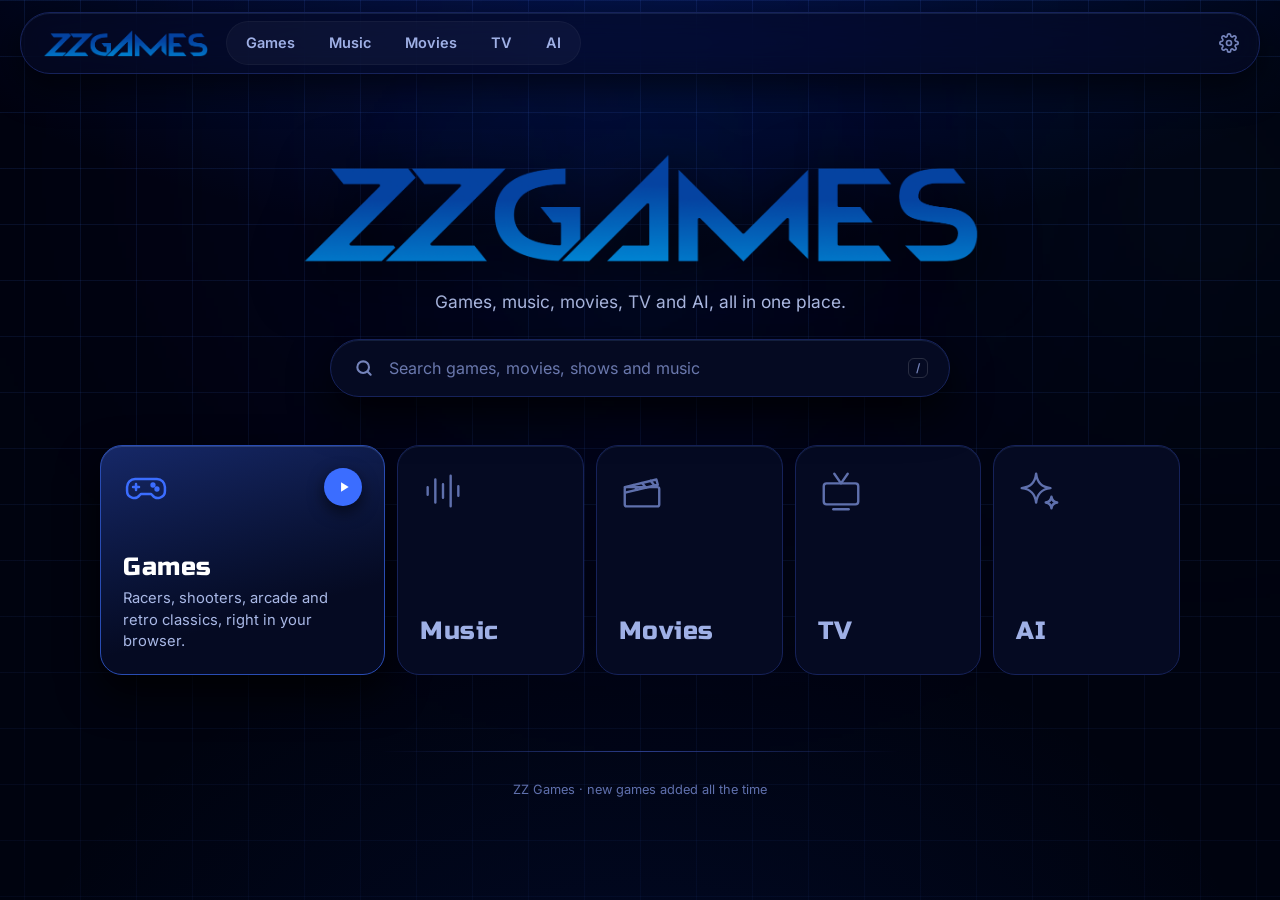
<file: index.html>
<!doctype html>
<html lang="en">
<head>
  <meta charset="utf-8">
  <meta name="viewport" content="width=device-width, initial-scale=1">
  <title>ZZ Games – Unblocked Games | Play Free Browser Games</title>
  <script>document.title = "ZZ Classroom";</script>
  <script type="speculationrules">{"prefetch":[{"where":{"selector_matches":".zz-links a, .m-links a, .zz-panel, .topbar .logo, .m-logo"},"eagerness":"moderate"}]}</script>
  <script src="zz-guard.js?v=202611170"></script>
  <link rel="icon" type="image/svg+xml" href="tab/classroom.svg">
  <link rel="icon" type="image/png" sizes="32x32" href="tab/classroom-32.png">
  <link rel="icon" type="image/png" sizes="48x48" href="tab/classroom-48.png">
  <link rel="icon" type="image/png" sizes="192x192" href="tab/classroom-192.png">
  <meta name="description" content="ZZ Games (ZZ-Games) is an unblocked game site with free browser games: Slope, Retro Bowl, Minecraft, Geometry Dash, Drift Boss, Subway Surfers, Paper.io 2 and more. No downloads – just play.">
  <link rel="image_src" href="https://zz-games.github.io/site-v2/logo-square-dark.png">
  <meta name="twitter:card" content="summary_large_image">
  <meta name="twitter:image" content="https://zz-games.github.io/site-v2/logo-square-dark.png">
  <link rel="canonical" href="https://zz-games.github.io/site-v2/">
  <meta property="og:title" content="ZZ Games – Unblocked Games | Play Free Browser Games">
  <meta property="og:site_name" content="ZZ Games">
  <meta name="keywords" content="ZZ Games, ZZ-Games, zz games, zzgames, zz games unblocked, unblocked games, unblocked game site, unblocked games for school, free online games, browser games, games unblocked, play games online, no download games, html5 games, school games, fun games, Tung Tung Kart unblocked, Minecraft unblocked, Slope unblocked, Geometry Dash Lite unblocked, Stickman Hook unblocked, Block Blasts unblocked, Basket Random unblocked, Cluster Rush unblocked, Drive Mad unblocked, Table Tennis World Tour unblocked, Retro Bowl unblocked, Retro Bowl College unblocked, Slow Roads unblocked, Krillion unblocked, Summer Rider unblocked, Ragdoll Archers unblocked, Rooftop Run unblocked, Moto Road Rash 3D unblocked, Survival Race unblocked, Snow Rider unblocked, PolyTrack unblocked, Drift Boss unblocked, Subway Surfers unblocked, Apple Worm unblocked, Escape Road unblocked">
  <meta property="og:description" content="ZZ Games (ZZ-Games) is an unblocked game site with free browser games: Slope, Retro Bowl, Minecraft, Geometry Dash, Drift Boss, Subway Surfers, Paper.io 2 and more. No downloads – just play.">
  <meta property="og:image" content="https://zz-games.github.io/site-v2/logo-square-dark.png">
  <meta property="og:url" content="https://zz-games.github.io/site-v2/">
  <link rel="stylesheet" href="fonts/fonts.css">
  <link rel="apple-touch-icon" href="logo-square-512.png">
  <link rel="stylesheet" href="style.css?v=202611197">
  <script type="application/ld+json">[{"@context":"https://schema.org","@type":"WebSite","name":"ZZ Games","alternateName":["ZZ-Games","ZZGames","ZZ Games Unblocked","ZZ Unblocked Games"],"url":"https://zz-games.github.io/","description":"ZZ Games (ZZ-Games) is an unblocked game site with free browser games: Slope, Retro Bowl, Minecraft, Geometry Dash, Drift Boss, Subway Surfers, Paper.io 2 and more. No downloads – just play.","keywords":"ZZ Games, ZZ-Games, zz games, zzgames, zz games unblocked, unblocked games, unblocked game site, unblocked games for school, free online games, browser games, games unblocked, play games online, no download games, html5 games, school games, fun games","potentialAction":{"@type":"SearchAction","target":"https://zz-games.github.io/site-v2/?q={search_term_string}","query-input":"required name=search_term_string"},"image":"https://zz-games.github.io/site-v2/logo-square-dark.png"},{"@context":"https://schema.org","@type":"WebPage","name":"ZZ Games – Unblocked Games","url":"https://zz-games.github.io/site-v2/","primaryImageOfPage":{"@type":"ImageObject","url":"https://zz-games.github.io/site-v2/logo-square-dark.png","width":1024,"height":1024},"image":"https://zz-games.github.io/site-v2/logo-square-dark.png","isPartOf":{"@type":"WebSite","name":"ZZ Games","url":"https://zz-games.github.io/"}},{"@context":"https://schema.org","@type":"ItemList","name":"Unblocked games on ZZ Games","itemListElement":[{"@type":"ListItem","position":1,"item":{"@type":"VideoGame","name":"Tung Tung Kart","genre":"Racing","url":"https://zz-games.github.io/site-v2/play.html?game=tung-tung-kart","gamePlatform":"Web browser","playMode":"SinglePlayer"}},{"@type":"ListItem","position":2,"item":{"@type":"VideoGame","name":"Minecraft","genre":"Action","url":"https://zz-games.github.io/site-v2/play.html?game=minecraft","gamePlatform":"Web browser","playMode":"SinglePlayer"}},{"@type":"ListItem","position":3,"item":{"@type":"VideoGame","name":"Slope","genre":"Arcade","url":"https://zz-games.github.io/site-v2/play.html?game=slope","gamePlatform":"Web browser","playMode":"SinglePlayer"}},{"@type":"ListItem","position":4,"item":{"@type":"VideoGame","name":"Geometry Dash Lite","genre":"Arcade","url":"https://zz-games.github.io/site-v2/play.html?game=geometry-dash-lite","gamePlatform":"Web browser","playMode":"SinglePlayer"}},{"@type":"ListItem","position":5,"item":{"@type":"VideoGame","name":"Stickman Hook","genre":"Arcade","url":"https://zz-games.github.io/site-v2/play.html?game=stickman-hook","gamePlatform":"Web browser","playMode":"SinglePlayer"}},{"@type":"ListItem","position":6,"item":{"@type":"VideoGame","name":"Block Blasts","genre":"Puzzle","url":"https://zz-games.github.io/site-v2/play.html?game=block-blasts","gamePlatform":"Web browser","playMode":"SinglePlayer"}},{"@type":"ListItem","position":7,"item":{"@type":"VideoGame","name":"Redline Rush","genre":"Racing","url":"https://zz-games.github.io/site-v2/play.html?game=redline-rush","gamePlatform":"Web browser","playMode":"SinglePlayer"}},{"@type":"ListItem","position":8,"item":{"@type":"VideoGame","name":"Basket Random","genre":"Sports","url":"https://zz-games.github.io/site-v2/play.html?game=basket-random","gamePlatform":"Web browser","playMode":"SinglePlayer"}},{"@type":"ListItem","position":9,"item":{"@type":"VideoGame","name":"Cluster Rush","genre":"Arcade","url":"https://zz-games.github.io/site-v2/play.html?game=cluster-rush","gamePlatform":"Web browser","playMode":"SinglePlayer"}},{"@type":"ListItem","position":10,"item":{"@type":"VideoGame","name":"Drive Mad","genre":"Racing","url":"https://zz-games.github.io/site-v2/play.html?game=drive-mad","gamePlatform":"Web browser","playMode":"SinglePlayer"}},{"@type":"ListItem","position":11,"item":{"@type":"VideoGame","name":"Table Tennis World Tour","genre":"Sports","url":"https://zz-games.github.io/site-v2/play.html?game=table-tennis-world-tour","gamePlatform":"Web browser","playMode":"SinglePlayer"}},{"@type":"ListItem","position":12,"item":{"@type":"VideoGame","name":"Retro Bowl","genre":"Sports","url":"https://zz-games.github.io/site-v2/play.html?game=retro-bowl","gamePlatform":"Web browser","playMode":"SinglePlayer"}},{"@type":"ListItem","position":13,"item":{"@type":"VideoGame","name":"Retro Bowl College","genre":"Sports","url":"https://zz-games.github.io/site-v2/play.html?game=retro-bowl-college","gamePlatform":"Web browser","playMode":"SinglePlayer"}},{"@type":"ListItem","position":14,"item":{"@type":"VideoGame","name":"Slow Roads","genre":"Racing","url":"https://zz-games.github.io/site-v2/play.html?game=slow-roads","gamePlatform":"Web browser","playMode":"SinglePlayer"}},{"@type":"ListItem","position":15,"item":{"@type":"VideoGame","name":"Soccer Random","genre":"Sports","url":"https://zz-games.github.io/site-v2/play.html?game=soccer-random","gamePlatform":"Web browser","playMode":"SinglePlayer"}},{"@type":"ListItem","position":16,"item":{"@type":"VideoGame","name":"Volley Random","genre":"Sports","url":"https://zz-games.github.io/site-v2/play.html?game=volley-random","gamePlatform":"Web browser","playMode":"SinglePlayer"}},{"@type":"ListItem","position":17,"item":{"@type":"VideoGame","name":"Boxing Random","genre":"Sports","url":"https://zz-games.github.io/site-v2/play.html?game=boxing-random","gamePlatform":"Web browser","playMode":"SinglePlayer"}},{"@type":"ListItem","position":18,"item":{"@type":"VideoGame","name":"Krillion","genre":"Puzzle","url":"https://zz-games.github.io/site-v2/play.html?game=krillion","gamePlatform":"Web browser","playMode":"SinglePlayer"}},{"@type":"ListItem","position":19,"item":{"@type":"VideoGame","name":"Summer Rider","genre":"Racing","url":"https://zz-games.github.io/site-v2/play.html?game=summer-rider","gamePlatform":"Web browser","playMode":"SinglePlayer"}},{"@type":"ListItem","position":20,"item":{"@type":"VideoGame","name":"Snow Rider","genre":"Racing","url":"https://zz-games.github.io/site-v2/play.html?game=snow-rider","gamePlatform":"Web browser","playMode":"SinglePlayer"}},{"@type":"ListItem","position":21,"item":{"@type":"VideoGame","name":"Ragdoll Archers","genre":"Action","url":"https://zz-games.github.io/site-v2/play.html?game=ragdoll-archers","gamePlatform":"Web browser","playMode":"SinglePlayer"}},{"@type":"ListItem","position":22,"item":{"@type":"VideoGame","name":"Rooftop Run","genre":"Arcade","url":"https://zz-games.github.io/site-v2/play.html?game=rooftop-run","gamePlatform":"Web browser","playMode":"SinglePlayer"}},{"@type":"ListItem","position":23,"item":{"@type":"VideoGame","name":"Moto Road Rash 3D","genre":"Racing","url":"https://zz-games.github.io/site-v2/play.html?game=moto-road-rash-3d","gamePlatform":"Web browser","playMode":"SinglePlayer"}},{"@type":"ListItem","position":24,"item":{"@type":"VideoGame","name":"Survival Race","genre":"Racing","url":"https://zz-games.github.io/site-v2/play.html?game=survival-race","gamePlatform":"Web browser","playMode":"SinglePlayer"}},{"@type":"ListItem","position":25,"item":{"@type":"VideoGame","name":"PolyTrack","genre":"Racing","url":"https://zz-games.github.io/site-v2/play.html?game=polytrack","gamePlatform":"Web browser","playMode":"SinglePlayer"}},{"@type":"ListItem","position":26,"item":{"@type":"VideoGame","name":"Drift Boss","genre":"Racing","url":"https://zz-games.github.io/site-v2/play.html?game=drift-boss","gamePlatform":"Web browser","playMode":"SinglePlayer"}},{"@type":"ListItem","position":27,"item":{"@type":"VideoGame","name":"Subway Surfers","genre":"Arcade","url":"https://zz-games.github.io/site-v2/play.html?game=subway-surfers","gamePlatform":"Web browser","playMode":"SinglePlayer"}},{"@type":"ListItem","position":28,"item":{"@type":"VideoGame","name":"Apple Worm","genre":"Puzzle","url":"https://zz-games.github.io/site-v2/play.html?game=apple-worm","gamePlatform":"Web browser","playMode":"SinglePlayer"}},{"@type":"ListItem","position":29,"item":{"@type":"VideoGame","name":"Escape Road","genre":"Racing","url":"https://zz-games.github.io/site-v2/play.html?game=escape-road","gamePlatform":"Web browser","playMode":"SinglePlayer"}},{"@type":"ListItem","position":30,"item":{"@type":"VideoGame","name":"Hole.io","genre":"Arcade","url":"https://zz-games.github.io/site-v2/play.html?game=hole-io","gamePlatform":"Web browser","playMode":"SinglePlayer"}},{"@type":"ListItem","position":31,"item":{"@type":"VideoGame","name":"Dunk Shot","genre":"Sports","url":"https://zz-games.github.io/site-v2/play.html?game=dunk-shot","gamePlatform":"Web browser","playMode":"SinglePlayer"}},{"@type":"ListItem","position":32,"item":{"@type":"VideoGame","name":"Moto X3M","genre":"Racing","url":"https://zz-games.github.io/site-v2/play.html?game=moto-x3m","gamePlatform":"Web browser","playMode":"SinglePlayer"}},{"@type":"ListItem","position":33,"item":{"@type":"VideoGame","name":"Fly the Plane","genre":"Arcade","url":"https://zz-games.github.io/site-v2/play.html?game=fly-the-plane","gamePlatform":"Web browser","playMode":"SinglePlayer"}},{"@type":"ListItem","position":34,"item":{"@type":"VideoGame","name":"Among Us","genre":"Action","url":"https://zz-games.github.io/site-v2/play.html?game=among-us","gamePlatform":"Web browser","playMode":"SinglePlayer"}},{"@type":"ListItem","position":35,"item":{"@type":"VideoGame","name":"Super Liquid Soccer","genre":"Sports","url":"https://zz-games.github.io/site-v2/play.html?game=super-liquid-soccer","gamePlatform":"Web browser","playMode":"SinglePlayer"}},{"@type":"ListItem","position":36,"item":{"@type":"VideoGame","name":"Wrestle Bros","genre":"Sports","url":"https://zz-games.github.io/site-v2/play.html?game=wrestle-bros","gamePlatform":"Web browser","playMode":"SinglePlayer"}},{"@type":"ListItem","position":37,"item":{"@type":"VideoGame","name":"Ramp Car vs Police","genre":"Racing","url":"https://zz-games.github.io/site-v2/play.html?game=ramp-car-vs-police","gamePlatform":"Web browser","playMode":"SinglePlayer"}},{"@type":"ListItem","position":38,"item":{"@type":"VideoGame","name":"Basketball Stars","genre":"Sports","url":"https://zz-games.github.io/site-v2/play.html?game=basketball-stars","gamePlatform":"Web browser","playMode":"SinglePlayer"}},{"@type":"ListItem","position":39,"item":{"@type":"VideoGame","name":"Draw Climber","genre":"Puzzle","url":"https://zz-games.github.io/site-v2/play.html?game=draw-climber","gamePlatform":"Web browser","playMode":"SinglePlayer"}},{"@type":"ListItem","position":40,"item":{"@type":"VideoGame","name":"Blaze Drifter","genre":"Racing","url":"https://zz-games.github.io/site-v2/play.html?game=blaze-drifter","gamePlatform":"Web browser","playMode":"SinglePlayer"}},{"@type":"ListItem","position":41,"item":{"@type":"VideoGame","name":"Mad Pursuit","genre":"Racing","url":"https://zz-games.github.io/site-v2/play.html?game=mad-pursuit","gamePlatform":"Web browser","playMode":"SinglePlayer"}},{"@type":"ListItem","position":42,"item":{"@type":"VideoGame","name":"Football Bros","genre":"Sports","url":"https://zz-games.github.io/site-v2/play.html?game=football-bros","gamePlatform":"Web browser","playMode":"SinglePlayer"}},{"@type":"ListItem","position":43,"item":{"@type":"VideoGame","name":"Soccer Bros","genre":"Sports","url":"https://zz-games.github.io/site-v2/play.html?game=soccer-bros","gamePlatform":"Web browser","playMode":"SinglePlayer"}},{"@type":"ListItem","position":44,"item":{"@type":"VideoGame","name":"Baseball Bros","genre":"Sports","url":"https://zz-games.github.io/site-v2/play.html?game=baseball-bros","gamePlatform":"Web browser","playMode":"SinglePlayer"}},{"@type":"ListItem","position":45,"item":{"@type":"VideoGame","name":"Google Snake","genre":"Retro","url":"https://zz-games.github.io/site-v2/play.html?game=google-snake","gamePlatform":"Web browser","playMode":"SinglePlayer"}},{"@type":"ListItem","position":46,"item":{"@type":"VideoGame","name":"Sky Race 3D","genre":"Racing","url":"https://zz-games.github.io/site-v2/play.html?game=sky-race-3d","gamePlatform":"Web browser","playMode":"SinglePlayer"}},{"@type":"ListItem","position":47,"item":{"@type":"VideoGame","name":"Stack Ball","genre":"Arcade","url":"https://zz-games.github.io/site-v2/play.html?game=stack-ball","gamePlatform":"Web browser","playMode":"SinglePlayer"}},{"@type":"ListItem","position":48,"item":{"@type":"VideoGame","name":"Google Doodle Baseball","genre":"Retro","url":"https://zz-games.github.io/site-v2/play.html?game=google-doodle-baseball","gamePlatform":"Web browser","playMode":"SinglePlayer"}},{"@type":"ListItem","position":49,"item":{"@type":"VideoGame","name":"Mr. Car Racer","genre":"Racing","url":"https://zz-games.github.io/site-v2/play.html?game=mr-car-racer","gamePlatform":"Web browser","playMode":"SinglePlayer"}},{"@type":"ListItem","position":50,"item":{"@type":"VideoGame","name":"Blackjack","genre":"Other","url":"https://zz-games.github.io/site-v2/play.html?game=blackjack","gamePlatform":"Web browser","playMode":"SinglePlayer"}},{"@type":"ListItem","position":51,"item":{"@type":"VideoGame","name":"Stickman Duel","genre":"Action","url":"https://zz-games.github.io/site-v2/play.html?game=stickman-duel","gamePlatform":"Web browser","playMode":"SinglePlayer"}},{"@type":"ListItem","position":52,"item":{"@type":"VideoGame","name":"Bad Piggies","genre":"Puzzle","url":"https://zz-games.github.io/site-v2/play.html?game=bad-piggies","gamePlatform":"Web browser","playMode":"SinglePlayer"}},{"@type":"ListItem","position":53,"item":{"@type":"VideoGame","name":"Golf Battle","genre":"Sports","url":"https://zz-games.github.io/site-v2/play.html?game=golf-battle","gamePlatform":"Web browser","playMode":"SinglePlayer"}},{"@type":"ListItem","position":54,"item":{"@type":"VideoGame","name":"Jetski Race","genre":"Racing","url":"https://zz-games.github.io/site-v2/play.html?game=jetski-race","gamePlatform":"Web browser","playMode":"SinglePlayer"}},{"@type":"ListItem","position":55,"item":{"@type":"VideoGame","name":"Tall.io","genre":"Arcade","url":"https://zz-games.github.io/site-v2/play.html?game=tall-io","gamePlatform":"Web browser","playMode":"SinglePlayer"}},{"@type":"ListItem","position":56,"item":{"@type":"VideoGame","name":"Crazy Plane Landing","genre":"Arcade","url":"https://zz-games.github.io/site-v2/play.html?game=crazy-plane-landing","gamePlatform":"Web browser","playMode":"SinglePlayer"}},{"@type":"ListItem","position":57,"item":{"@type":"VideoGame","name":"Five Nights at Freddy's","genre":"Action","url":"https://zz-games.github.io/site-v2/play.html?game=five-nights-at-freddy-s","gamePlatform":"Web browser","playMode":"SinglePlayer"}},{"@type":"ListItem","position":58,"item":{"@type":"VideoGame","name":"Money Rush","genre":"Arcade","url":"https://zz-games.github.io/site-v2/play.html?game=money-rush","gamePlatform":"Web browser","playMode":"SinglePlayer"}},{"@type":"ListItem","position":59,"item":{"@type":"VideoGame","name":"Grass Mowing Simulator","genre":"Other","url":"https://zz-games.github.io/site-v2/play.html?game=grass-mowing-simulator","gamePlatform":"Web browser","playMode":"SinglePlayer"}},{"@type":"ListItem","position":60,"item":{"@type":"VideoGame","name":"Elytra Flight","genre":"Arcade","url":"https://zz-games.github.io/site-v2/play.html?game=elytra-flight","gamePlatform":"Web browser","playMode":"SinglePlayer"}},{"@type":"ListItem","position":61,"item":{"@type":"VideoGame","name":"Crazy Motorcycle","genre":"Racing","url":"https://zz-games.github.io/site-v2/play.html?game=crazy-motorcycle","gamePlatform":"Web browser","playMode":"SinglePlayer"}},{"@type":"ListItem","position":62,"item":{"@type":"VideoGame","name":"Crossy Road","genre":"Arcade","url":"https://zz-games.github.io/site-v2/play.html?game=crossy-road","gamePlatform":"Web browser","playMode":"SinglePlayer"}},{"@type":"ListItem","position":63,"item":{"@type":"VideoGame","name":"Suika Game","genre":"Puzzle","url":"https://zz-games.github.io/site-v2/play.html?game=suika-game","gamePlatform":"Web browser","playMode":"SinglePlayer"}},{"@type":"ListItem","position":64,"item":{"@type":"VideoGame","name":"Dune Dash","genre":"Racing","url":"https://zz-games.github.io/site-v2/play.html?game=dune-dash","gamePlatform":"Web browser","playMode":"SinglePlayer"}},{"@type":"ListItem","position":65,"item":{"@type":"VideoGame","name":"Cut the Rope","genre":"Puzzle","url":"https://zz-games.github.io/site-v2/play.html?game=cut-the-rope","gamePlatform":"Web browser","playMode":"SinglePlayer"}},{"@type":"ListItem","position":66,"item":{"@type":"VideoGame","name":"Tanuki Sunset","genre":"Racing","url":"https://zz-games.github.io/site-v2/play.html?game=tanuki-sunset","gamePlatform":"Web browser","playMode":"SinglePlayer"}},{"@type":"ListItem","position":67,"item":{"@type":"VideoGame","name":"Angry Birds","genre":"Puzzle","url":"https://zz-games.github.io/site-v2/play.html?game=angry-birds","gamePlatform":"Web browser","playMode":"SinglePlayer"}},{"@type":"ListItem","position":68,"item":{"@type":"VideoGame","name":"Icy Purple Head","genre":"Puzzle","url":"https://zz-games.github.io/site-v2/play.html?game=icy-purple-head","gamePlatform":"Web browser","playMode":"SinglePlayer"}},{"@type":"ListItem","position":69,"item":{"@type":"VideoGame","name":"BitLife","genre":"Other","url":"https://zz-games.github.io/site-v2/play.html?game=bitlife","gamePlatform":"Web browser","playMode":"SinglePlayer"}},{"@type":"ListItem","position":70,"item":{"@type":"VideoGame","name":"Poly Billiards","genre":"Sports","url":"https://zz-games.github.io/site-v2/play.html?game=poly-billiards","gamePlatform":"Web browser","playMode":"SinglePlayer"}},{"@type":"ListItem","position":71,"item":{"@type":"VideoGame","name":"Tower Crash 3D","genre":"Arcade","url":"https://zz-games.github.io/site-v2/play.html?game=tower-crash-3d","gamePlatform":"Web browser","playMode":"SinglePlayer"}},{"@type":"ListItem","position":72,"item":{"@type":"VideoGame","name":"Highway Traffic 3D","genre":"Racing","url":"https://zz-games.github.io/site-v2/play.html?game=highway-traffic-3d","gamePlatform":"Web browser","playMode":"SinglePlayer"}},{"@type":"ListItem","position":73,"item":{"@type":"VideoGame","name":"OvO","genre":"Arcade","url":"https://zz-games.github.io/site-v2/play.html?game=ovo","gamePlatform":"Web browser","playMode":"SinglePlayer"}},{"@type":"ListItem","position":74,"item":{"@type":"VideoGame","name":"Paper.io 2","genre":"Arcade","url":"https://zz-games.github.io/site-v2/play.html?game=paper-io-2","gamePlatform":"Web browser","playMode":"SinglePlayer"}},{"@type":"ListItem","position":75,"item":{"@type":"VideoGame","name":"Cookie Clicker","genre":"Other","url":"https://zz-games.github.io/site-v2/play.html?game=cookie-clicker","gamePlatform":"Web browser","playMode":"SinglePlayer"}},{"@type":"ListItem","position":76,"item":{"@type":"VideoGame","name":"Knife Hit","genre":"Arcade","url":"https://zz-games.github.io/site-v2/play.html?game=knife-hit","gamePlatform":"Web browser","playMode":"SinglePlayer"}},{"@type":"ListItem","position":77,"item":{"@type":"VideoGame","name":"Super Knife","genre":"Action","url":"https://zz-games.github.io/site-v2/play.html?game=super-knife","gamePlatform":"Web browser","playMode":"SinglePlayer"}},{"@type":"ListItem","position":78,"item":{"@type":"VideoGame","name":"Contra","genre":"Retro","url":"https://zz-games.github.io/site-v2/play.html?game=contra","gamePlatform":"Web browser","playMode":"SinglePlayer"}},{"@type":"ListItem","position":79,"item":{"@type":"VideoGame","name":"Candy Crush","genre":"Puzzle","url":"https://zz-games.github.io/site-v2/play.html?game=candy-crush","gamePlatform":"Web browser","playMode":"SinglePlayer"}},{"@type":"ListItem","position":80,"item":{"@type":"VideoGame","name":"Chain Pop","genre":"Puzzle","url":"https://zz-games.github.io/site-v2/play.html?game=chain-pop","gamePlatform":"Web browser","playMode":"SinglePlayer"}},{"@type":"ListItem","position":81,"item":{"@type":"VideoGame","name":"Idle Miner Tycoon","genre":"Other","url":"https://zz-games.github.io/site-v2/play.html?game=idle-miner-tycoon","gamePlatform":"Web browser","playMode":"SinglePlayer"}},{"@type":"ListItem","position":82,"item":{"@type":"VideoGame","name":"Time Shooter 2","genre":"Action","url":"https://zz-games.github.io/site-v2/play.html?game=time-shooter-2","gamePlatform":"Web browser","playMode":"SinglePlayer"}},{"@type":"ListItem","position":83,"item":{"@type":"VideoGame","name":"Hill Climb Racing","genre":"Racing","url":"https://zz-games.github.io/site-v2/play.html?game=hill-climb-racing","gamePlatform":"Web browser","playMode":"SinglePlayer"}},{"@type":"ListItem","position":84,"item":{"@type":"VideoGame","name":"Jetpack Joyride","genre":"Arcade","url":"https://zz-games.github.io/site-v2/play.html?game=jetpack-joyride","gamePlatform":"Web browser","playMode":"SinglePlayer"}},{"@type":"ListItem","position":85,"item":{"@type":"VideoGame","name":"Stick Merge","genre":"Action","url":"https://zz-games.github.io/site-v2/play.html?game=stick-merge","gamePlatform":"Web browser","playMode":"SinglePlayer"}},{"@type":"ListItem","position":86,"item":{"@type":"VideoGame","name":"Crazy Cattle 3D","genre":"Action","url":"https://zz-games.github.io/site-v2/play.html?game=crazy-cattle-3d","gamePlatform":"Web browser","playMode":"SinglePlayer"}}]}]</script>
  <link rel="stylesheet" href="zz-fx.css?v=202611197">
  <link rel="expect" href="#fxReady" blocking="render">
</head>
<body class="home">
  <div class="zz-top">
  <div class="zz-grid" aria-hidden="true"></div>
  <header class="topbar zz-nav">
    <a href="index.html" class="logo"><img src="logo-flat.png?v=2" alt="ZZ Games"></a>
    <span class="fx-pill" aria-hidden="true"></span>
    <nav class="zz-links" aria-label="Main">
      <a href="games.html">Games</a>
      <a href="music.html">Music</a>
      <a href="watch.html?type=movie&id=popular" data-ch="movies">Movies</a>
      <a href="watch.html?type=tv&id=popular" data-ch="tv">TV</a>
      <a href="ai.html">AI</a>
    </nav>
    <i id="fxReady" hidden></i>
  </header>

  <section class="zz-hero" aria-label="ZZ Games">
    <h1 class="zz-h1"><img class="zz-brand" src="logo-flat.png?v=2" alt="ZZ Games"></h1>
    <p class="zz-tag">Games, music, movies, TV and AI, all in one place.</p>
    <div class="zz-find">
    <label class="zz-search">
      <span class="sr-only">Search games, movies, shows and music</span>
      <svg aria-hidden="true" width="20" height="20" viewBox="0 0 24 24" fill="none" stroke="currentColor" stroke-width="2.5" stroke-linecap="round"><circle cx="11" cy="11" r="7"/><path d="m20 20-3.5-3.5"/></svg>
      <input id="search" type="search" placeholder="Search games, movies, shows and music" autocomplete="off">
      <kbd aria-hidden="true">/</kbd>
    </label>
    <div id="findResults" class="find-results" role="listbox" aria-label="Search results" hidden></div>
    </div>
    <div id="channels" class="zz-channels" role="group" aria-label="Channels">
      <a class="zz-panel" data-ch="games" href="games.html">
        <span class="zz-panel-top"><svg aria-hidden="true" width="46" height="46" viewBox="0 0 48 48" fill="none" stroke="currentColor" stroke-width="2.5" stroke-linecap="round" stroke-linejoin="round"><path d="M13 15h22a8 8 0 0 1 8 8v4a7 7 0 0 1-12.6 4.2L29 30H19l-1.4 1.2A7 7 0 0 1 5 27v-4a8 8 0 0 1 8-8z"/><path d="M14 20v6M11 23h6"/><circle cx="31" cy="21" r="1.4"/><circle cx="35" cy="25" r="1.4"/></svg><span class="zz-go" aria-hidden="true"><svg width="14" height="14" viewBox="0 0 24 24" fill="currentColor"><path d="M7 4v16l13-8z"/></svg></span></span>
        <span class="zz-panel-txt"><span class="zz-panel-name">Games</span><span class="zz-panel-desc">Racers, shooters, arcade and retro classics, right in your browser.</span></span>
      </a>
      <a class="zz-panel" data-ch="music" href="music.html">
        <span class="zz-panel-top"><svg aria-hidden="true" width="46" height="46" viewBox="0 0 48 48" fill="none" stroke="currentColor" stroke-width="2.5" stroke-linecap="round" stroke-linejoin="round"><path d="M8 20v8M16 12v24M24 17v14M32 8v32M40 19v10"/></svg><span class="zz-go" aria-hidden="true"><svg width="14" height="14" viewBox="0 0 24 24" fill="currentColor"><path d="M7 4v16l13-8z"/></svg></span></span>
        <span class="zz-panel-txt"><span class="zz-panel-name">Music</span><span class="zz-panel-desc">Put something on while you play. Full songs, playlists and the charts.</span></span>
      </a>
      <a class="zz-panel" data-ch="movies" href="watch.html?type=movie&id=popular">
        <span class="zz-panel-top"><svg aria-hidden="true" width="46" height="46" viewBox="0 0 48 48" fill="none" stroke="currentColor" stroke-width="2.5" stroke-linecap="round" stroke-linejoin="round"><rect x="6" y="20" width="36" height="20" rx="2"/><path d="M6 20l33-8 1.5 5.5L7.5 25.5"/><path d="M15 17.8l4 4.8M24 15.6l4 4.8M33 13.4l4 4.8"/></svg><span class="zz-go" aria-hidden="true"><svg width="14" height="14" viewBox="0 0 24 24" fill="currentColor"><path d="M7 4v16l13-8z"/></svg></span></span>
        <span class="zz-panel-txt"><span class="zz-panel-name">Movies</span><span class="zz-panel-desc">Movie night without leaving the tab.</span></span>
      </a>
      <a class="zz-panel" data-ch="tv" href="watch.html?type=tv&id=popular">
        <span class="zz-panel-top"><svg aria-hidden="true" width="46" height="46" viewBox="0 0 48 48" fill="none" stroke="currentColor" stroke-width="2.5" stroke-linecap="round" stroke-linejoin="round"><rect x="6" y="16" width="36" height="22" rx="3"/><path d="M17 6l7 10 7-10"/><path d="M16 43h16"/></svg><span class="zz-go" aria-hidden="true"><svg width="14" height="14" viewBox="0 0 24 24" fill="currentColor"><path d="M7 4v16l13-8z"/></svg></span></span>
        <span class="zz-panel-txt"><span class="zz-panel-name">TV</span><span class="zz-panel-desc">Shows to binge between rounds.</span></span>
      </a>
      <a class="zz-panel" data-ch="ai" href="ai.html">
        <span class="zz-panel-top"><svg aria-hidden="true" width="46" height="46" viewBox="0 0 48 48" fill="none" stroke="currentColor" stroke-width="2.5" stroke-linecap="round" stroke-linejoin="round"><path d="M21 6c1.2 9.5 5.5 13.8 15 15-9.5 1.2-13.8 5.5-15 15-1.2-9.5-5.5-13.8-15-15 9.5-1.2 13.8-5.5 15-15z"/><path d="M37 30c.5 3.8 2.2 5.5 6 6-3.8.5-5.5 2.2-6 6-.5-3.8-2.2-5.5-6-6 3.8-.5 5.5-2.2 6-6z"/></svg><span class="zz-go" aria-hidden="true"><svg width="14" height="14" viewBox="0 0 24 24" fill="currentColor"><path d="M7 4v16l13-8z"/></svg></span></span>
        <span class="zz-panel-txt"><span class="zz-panel-name">AI</span><span class="zz-panel-desc">Chat, game tips and ideas, powered by Puter.</span></span>
      </a>
    </div>

    <section id="continueWrap" class="zz-continue" aria-label="Continue" hidden>
      <div class="row-head"><h2>Continue</h2></div>
      <div id="continueRail" class="rail cont-rail"></div>
    </section>
  </section>
  </div>


  <footer class="foot">ZZ Games · new games added all the time</footer>

  <script src="games.js?v=202611202"></script>
  <script src="sources.js?v=202611191"></script>
  <script src="app.js?v=202611185"></script>
  <script src="zz-fx.js?v=202611198"></script>
</body>
</html>
</file>
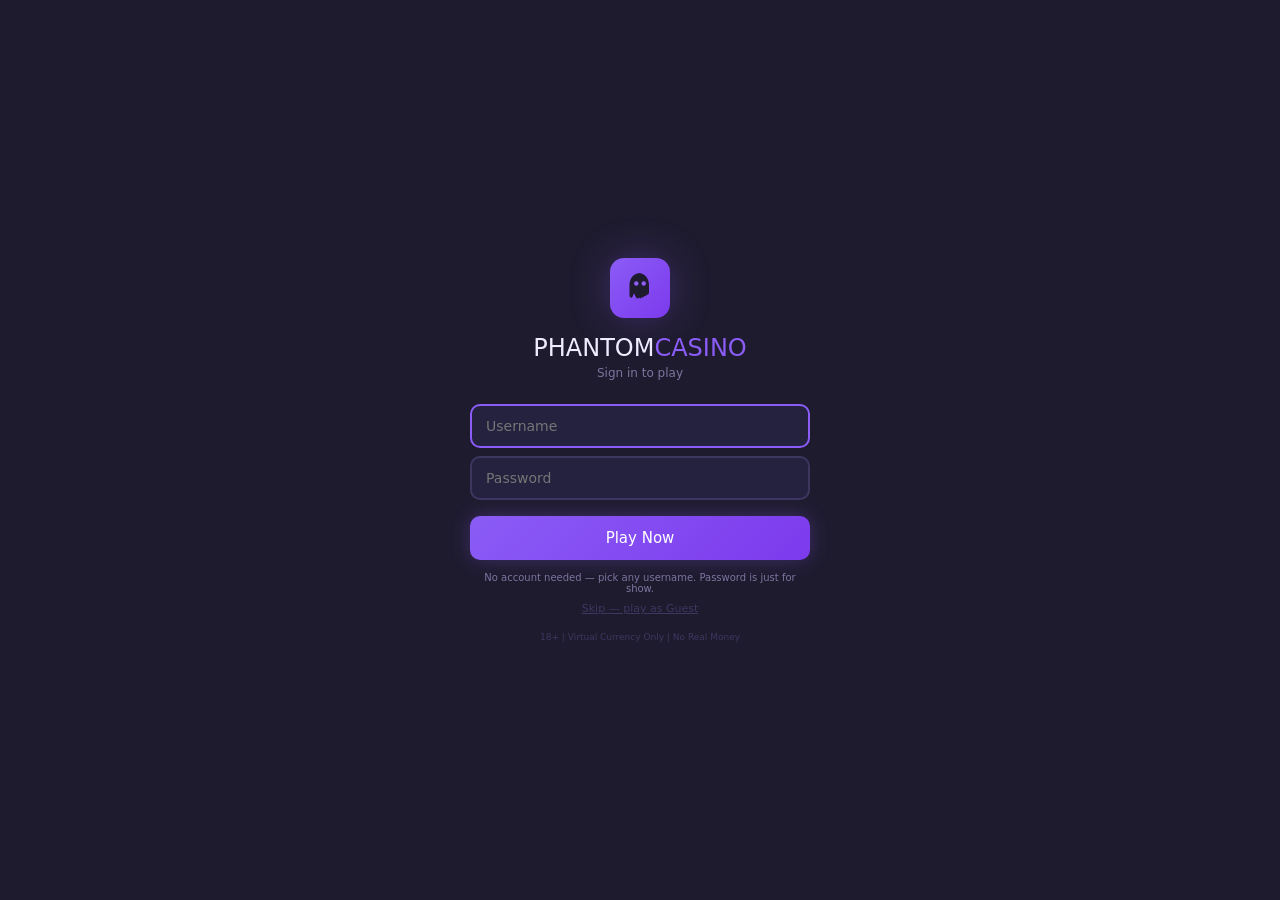
<file: gamble/phantom-casino/index.html>
<!DOCTYPE html>
<html lang="en">
<head>
<meta charset="UTF-8">
<meta name="viewport" content="width=device-width, initial-scale=1.0, maximum-scale=1.0, user-scalable=no, viewport-fit=cover">
<meta name="apple-mobile-web-app-capable" content="yes">
<meta name="mobile-web-app-capable" content="yes">
<title>Phantom Casino</title>
<meta name="description" content="Free online casino template with 18 games. Virtual currency only.">
<meta name="theme-color" content="#1e1b2e">
<meta name="apple-mobile-web-app-status-bar-style" content="black-translucent">
<link rel="icon" type="image/svg+xml" href="data:image/svg+xml,<svg xmlns='http://www.w3.org/2000/svg' viewBox='0 0 100 100'><text y='.9em' font-size='90'>👻</text></svg>">
<style>
/* ─── Base typography & reset ─── */
@font-face{font-family:'Outfit';font-style:normal;font-weight:300 900;src:local('Outfit'),local('Inter'),local('system-ui')}
@font-face{font-family:'JetBrains Mono';font-style:normal;font-weight:400 700;src:local('JetBrains Mono'),local('SF Mono'),local('Menlo'),local('monospace')}
*{margin:0;padding:0;box-sizing:border-box}
:root{color-scheme:dark;--a:#8b5cf6;--ad:rgba(139,92,246,.14);--ag:rgba(139,92,246,.25);--gd:#fbbf24;--bg:#1e1b2e;--bg2:#252240;--bg3:#322e50;--bg4:#433e65;--sf:#211e34;--sf2:#282445;--red:#fb7185;--rd:rgba(251,113,133,.12);--tx:#f0ecff;--t2:#b8b0d4;--t3:#7e75a0;--bd:#3d3760;--bd2:#302a50;--r:12px}
[data-theme="light"]{--a:#7c3aed;--ad:rgba(124,58,237,.1);--ag:rgba(124,58,237,.2);--gd:#d97706;--bg:#f5f3ff;--bg2:#ede9fe;--bg3:#ddd6fe;--bg4:#c4b5fd;--sf:#ede9fe;--sf2:#e9e5f5;--red:#e11d48;--rd:rgba(225,29,72,.08);--tx:#1e1b2e;--t2:#4c3b6e;--t3:#7e6aad;--bd:#c4b5fd;--bd2:#ddd6fe}
html,body{height:100%;font-family:'Outfit',system-ui,sans-serif;background:var(--bg);color:var(--tx);overflow-x:hidden;-webkit-font-smoothing:antialiased;-webkit-tap-highlight-color:transparent;touch-action:manipulation;transition:background .3s,color .3s}
body::before{content:'';position:fixed;inset:0;background:radial-gradient(ellipse at 20% 0%,rgba(139,92,246,.06) 0%,transparent 50%),radial-gradient(ellipse at 80% 100%,rgba(251,191,36,.04) 0%,transparent 50%),radial-gradient(ellipse at 50% 50%,rgba(139,92,246,.02) 0%,transparent 70%);pointer-events:none;z-index:0}
body{padding-bottom:env(safe-area-inset-bottom)}
::-webkit-scrollbar{width:4px}::-webkit-scrollbar-track{background:transparent}::-webkit-scrollbar-thumb{background:var(--bg4);border-radius:4px}::-webkit-scrollbar-thumb:hover{background:var(--a)}

/* ─── Header bar ─── */
.hdr{display:flex;align-items:center;justify-content:space-between;padding:0 16px;height:46px;background:var(--sf);border-bottom:1px solid var(--bd2);position:sticky;top:0;z-index:100;box-shadow:0 1px 0 rgba(0,231,1,.04),0 4px 12px rgba(0,0,0,.2)}
.logo{display:flex;align-items:center;gap:10px;font-weight:800;font-size:17px;letter-spacing:.5px;cursor:pointer;transition:.15s}
.logo:hover{opacity:.85}
.logo-i{width:30px;height:30px;background:linear-gradient(135deg,var(--a),#7c3aed);border-radius:7px;display:flex;align-items:center;justify-content:center}
.logo-i svg{width:18px;height:18px;fill:var(--bg)}
.logo-t span{color:var(--a)}
.hdr-r{display:flex;align-items:center;gap:8px}
.wal{display:flex;align-items:center;gap:8px;background:var(--bg3);border:1px solid var(--bd);padding:7px 14px;border-radius:var(--r);cursor:pointer;color:var(--tx);font-family:'JetBrains Mono',monospace;font-size:13px;font-weight:600;transition:all .2s ease;position:relative;overflow:visible}
.wal:hover{background:var(--bg4);border-color:rgba(0,231,1,.15)}
.wal .cn{width:17px;height:17px;background:var(--gd);border-radius:50%;display:inline-flex;align-items:center;justify-content:center;font-size:8px;font-weight:800;color:var(--bg)}
.dep{background:linear-gradient(135deg,var(--a),#7c3aed);color:#fff;border:none;padding:7px 16px;border-radius:var(--r);font-weight:700;font-size:12px;cursor:pointer;transition:.15s;box-shadow:0 0 12px rgba(168,85,247,.2);animation:depPulse 3s ease-in-out infinite}
@keyframes depPulse{0%,100%{box-shadow:0 0 12px rgba(168,85,247,.2)}50%{box-shadow:0 0 20px rgba(168,85,247,.35)}}
.dep:hover{filter:brightness(1.1);box-shadow:0 0 18px rgba(168,85,247,.35)}

/* Balance fly animation */
.bal-fly{position:fixed;pointer-events:none;font-family:'JetBrains Mono',monospace;font-weight:700;font-size:14px;z-index:999;animation:balFly .9s cubic-bezier(.4,0,.2,1) forwards;white-space:nowrap;text-shadow:0 2px 8px rgba(0,0,0,.5)}
.bal-fly.win{color:var(--a)}
.bal-fly.lose{color:var(--red)}
@keyframes balFly{0%{opacity:1;transform:translateY(0) scale(1.15)}20%{opacity:1;transform:translateY(-10px) scale(1.05)}50%{opacity:.9;transform:translateY(-25px) scale(1)}100%{opacity:0;transform:translateY(-45px) scale(.85)}}

/* ─── Main layout ─── */
.ml{display:flex;min-height:calc(100vh - 46px)}
.sb{width:200px;background:var(--sf);border-right:1px solid var(--bd2);padding:10px 0;flex-shrink:0;overflow-y:auto;display:flex;flex-direction:column;position:sticky;top:46px;height:calc(100vh - 46px);align-self:flex-start}
.sb-l{font-size:10px;font-weight:700;color:var(--t3);text-transform:uppercase;letter-spacing:1.5px;padding:8px 14px}
.sb-s{padding:0 8px;flex:1}
.sb-i{display:flex;align-items:center;gap:9px;padding:9px 10px;border-radius:var(--r);cursor:pointer;color:var(--t2);font-size:13px;font-weight:500;transition:all .15s ease;margin-bottom:1px}
.sb-i:hover{background:var(--bg3);color:var(--tx);padding-left:13px}
.sb-i.act{background:linear-gradient(90deg,rgba(139,92,246,.1),transparent);color:var(--a);border-left:3px solid var(--a)}
.sb-i .ic{font-size:14px;width:22px;text-align:center;display:flex;align-items:center;justify-content:center}
.sb-i .ic svg{width:16px;height:16px;fill:currentColor}
.cnt{flex:1;padding:12px;overflow-y:auto}
.cnt>*{animation:pageIn .2s ease-out}
@keyframes pageIn{from{opacity:0;transform:translateY(8px)}to{opacity:1;transform:translateY(0)}}

/* Game layout */
.gw{max-width:960px;margin:0 auto;padding:0}
.gh{display:flex;align-items:center;gap:6px;margin-bottom:4px}
.gh svg{width:24px;height:24px;fill:var(--a)}
.gh h1{font-size:17px;font-weight:700}
.gl{display:flex;gap:8px;align-items:flex-start}
.gc{width:240px;flex-shrink:0;background:var(--sf2);border-radius:10px;padding:10px;border:1px solid var(--bd2)}
.gb{flex:1;background:var(--sf2);border-radius:10px;overflow:hidden;min-height:200px;display:flex;align-items:center;justify-content:center;position:relative;border:1px solid var(--bd2);box-shadow:inset 0 1px 0 rgba(255,255,255,.02),0 4px 16px rgba(0,0,0,.15);transition:box-shadow .5s}

/* ─── Bet controls ─── */
.cs{margin-bottom:14px}
.cl{font-size:10px;font-weight:600;color:var(--t3);text-transform:uppercase;letter-spacing:1px;margin-bottom:5px}
.ciw{display:flex;align-items:center;background:var(--bg);border:2px solid var(--bd);border-radius:var(--r);overflow:hidden;transition:.15s}
.ciw:focus-within{border-color:var(--a)}
.ci{flex:1;background:transparent;border:none;color:var(--tx);padding:9px 10px;font-size:14px;font-family:'JetBrains Mono',monospace;font-weight:600;outline:none;min-width:0}
.cib{background:var(--bg3);border:none;color:var(--t2);padding:7px 9px;cursor:pointer;font-size:11px;font-weight:700;border-left:1px solid var(--bd);transition:.1s;font-family:'Outfit'}
.cib:hover{background:var(--bg4);color:var(--tx)}
.cpr{display:flex;gap:3px;margin-top:5px}
.cp{flex:1;background:var(--bg);border:1px solid var(--bd);color:var(--t3);padding:5px;border-radius:5px;cursor:pointer;font-size:11px;font-weight:600;text-align:center;transition:.1s}
.cp:hover{border-color:var(--t3);color:var(--tx)}
.csel{width:100%;background:var(--bg);border:2px solid var(--bd);color:var(--tx);padding:9px 10px;border-radius:var(--r);font-size:13px;font-family:'Outfit';font-weight:500;outline:none;cursor:pointer;-webkit-appearance:none}
.csel:focus{border-color:var(--a)}
.pb{width:100%;padding:12px;border-radius:var(--r);font-size:14px;font-weight:700;cursor:pointer;border:none;transition:.15s;font-family:'Outfit';text-transform:uppercase;letter-spacing:.5px}
.pb:hover:not(:disabled){filter:brightness(1.1);transform:translateY(-1px)}.pb:active:not(:disabled){transform:translateY(1px);filter:brightness(.95)}.pb:disabled{opacity:.4;cursor:not-allowed}
.bg2{background:linear-gradient(135deg,#8b5cf6,#7c3aed);color:#fff}
.cob{width:100%;padding:12px;border-radius:var(--r);font-size:14px;font-weight:700;cursor:pointer;border:2px solid var(--a);background:var(--ad);color:var(--a);transition:.15s;font-family:'Outfit';margin-top:6px}
.cob:hover{background:var(--a);color:var(--bg)}
.cinf{display:flex;justify-content:space-between;padding:8px;background:var(--bg);border-radius:var(--r);margin-top:6px}
.cinf-i{text-align:center}.cinf-i .v{font-family:'JetBrains Mono',monospace;font-size:14px;font-weight:700;color:var(--a)}.cinf-i .lb{font-size:9px;color:var(--t3);text-transform:uppercase;letter-spacing:.5px;margin-top:1px}

/* ─── Win/loss toasts ─── */
.toast{position:absolute;top:50%;left:50%;transform:translate(-50%,-50%);padding:16px 32px;border-radius:14px;font-size:20px;font-weight:800;z-index:10;animation:tp .35s cubic-bezier(.34,1.56,.64,1);pointer-events:none;text-align:center;backdrop-filter:blur(16px);-webkit-backdrop-filter:blur(16px);font-family:'JetBrains Mono',monospace;letter-spacing:.5px}
.toast.w{background:rgba(139,92,246,.12);color:#a78bfa;border:1px solid rgba(139,92,246,.2);box-shadow:0 0 40px rgba(139,92,246,.12),0 8px 32px rgba(0,0,0,.2)}
.toast.l{background:rgba(244,63,94,.1);color:#fda4af;border:1px solid rgba(244,63,94,.15);box-shadow:0 0 30px rgba(244,63,94,.08),0 8px 32px rgba(0,0,0,.2)}
@keyframes tp{0%{opacity:0;transform:translate(-50%,-50%) scale(.6)}60%{transform:translate(-50%,-50%) scale(1.05)}100%{opacity:1;transform:translate(-50%,-50%) scale(1)}}

/* ─── Playing cards ─── */
.bjc{display:flex;gap:6px;flex-wrap:wrap;justify-content:center;perspective:600px}
.crd{width:64px;height:92px;border-radius:6px;position:relative;transform-style:preserve-3d;animation:cfi .4s ease-out;cursor:default}
@keyframes cfi{0%{transform:rotateY(180deg) translateY(-12px) scale(.92);opacity:0}40%{opacity:1}60%{transform:rotateY(-5deg) scale(1.02)}80%{transform:rotateY(2deg) scale(1)}100%{transform:rotateY(0) scale(1)}}
@keyframes warSlide{0%{opacity:0;transform:translateY(15px) scale(.9)}100%{opacity:1;transform:translateY(0) scale(1)}}
.cf2{position:absolute;inset:0;border-radius:6px;display:flex;flex-direction:column;align-items:center;justify-content:center;backface-visibility:hidden}
.cfr{background:linear-gradient(160deg,#f0f0f0,#ddd);color:#1a1a2e;box-shadow:0 2px 8px rgba(0,0,0,.3)}
.cfr.red{color:#c0392b}
.crk{font-size:19px;font-weight:800;line-height:1}.csu{font-size:13px;margin-top:1px}
.ccr{position:absolute;top:4px;left:5px;font-size:8px;font-weight:700;line-height:1}
.ccbr{position:absolute;bottom:4px;right:5px;font-size:8px;font-weight:700;line-height:1;transform:rotate(180deg)}
.cbf{background:linear-gradient(135deg,#2a2040,#1a1530);border:2px solid var(--bd);transform:rotateY(180deg)}
.cbf::after{content:'P';font-size:20px;font-weight:900;opacity:.08;color:var(--a);position:absolute;top:50%;left:50%;transform:translate(-50%,-50%);font-family:'Outfit'}

/* ─── Mines grid ─── */
.mt{aspect-ratio:1;background:var(--bg3);border-radius:8px;cursor:pointer;display:flex;align-items:center;justify-content:center;font-size:22px;transition:.15s;border:2px solid var(--bd);overflow:hidden}
.mt:hover:not(.o){background:var(--bg4);transform:scale(1.04);border-color:rgba(0,231,1,.25);box-shadow:0 0 12px rgba(168,85,247,.08)}
.mt.o{cursor:default}.mt.o.g{background:var(--ad);border-color:rgba(0,231,1,.3);animation:tr .3s}.mt.o.b{background:var(--rd);border-color:var(--red);animation:ts .4s}.mt.o.d{background:var(--bg);opacity:.35}
@keyframes tr{0%{transform:scale(.7) rotate(-5deg);opacity:.6}60%{transform:scale(1.08) rotate(1deg)}100%{transform:scale(1) rotate(0);opacity:1}}
@keyframes ts{0%,100%{transform:translateX(0)}20%{transform:translateX(-3px)}40%{transform:translateX(3px)}60%{transform:translateX(-2px)}80%{transform:translateX(2px)}}
.gem-icon{width:20px;height:20px}
.bomb-icon{width:20px;height:20px}

/* ─── Dragon Tower ─── */
.dtt{flex:1;height:44px;border-radius:7px;cursor:pointer;display:flex;align-items:center;justify-content:center;font-size:16px;transition:.15s;border:2px solid transparent}
.dtt.w2{background:var(--bg3);border-color:var(--bd)}.dtt.a2{background:var(--bg3);border-color:var(--a);box-shadow:0 0 18px var(--ag);animation:dp 2s ease-in-out infinite}.dtt.a2:hover{background:var(--bg4);transform:scale(1.02)}.dtt.lk{background:var(--bg3);opacity:.3;cursor:default}.dtt.s2{background:var(--ad);border-color:var(--a);cursor:default;animation:tr .3s}.dtt.dr{background:var(--rd);border-color:var(--red);cursor:default;animation:ts .4s}.dtt.rs{background:rgba(0,231,1,.03);border-color:rgba(168,85,247,.08);cursor:default;opacity:.4}.dtt.rd{background:rgba(237,66,69,.03);border-color:rgba(237,66,69,.08);cursor:default;opacity:.4}
@keyframes dp{0%,100%{box-shadow:0 0 8px var(--ag)}50%{box-shadow:0 0 16px var(--ag)}}

/* ─── Coinflip ─── */
.cfc{width:130px;height:130px;border-radius:50%;display:flex;align-items:center;justify-content:center;font-size:32px;font-weight:900;font-family:'JetBrains Mono',monospace;box-shadow:0 6px 25px rgba(0,0,0,.35);transition:.3s}
.cfc.h2{background:linear-gradient(135deg,#facc15,#fde047);color:var(--bg);box-shadow:0 6px 25px rgba(250,204,21,.25)}.cfc.t2{background:linear-gradient(135deg,#9ca3af,#d1d5db);color:var(--bg);box-shadow:0 6px 25px rgba(209,213,219,.15)}.cfc.u2{background:var(--bg3);color:var(--t3);border:2px solid var(--bd)}.cfc.fl{animation:cf3 .8s ease-in-out}
@keyframes cf3{0%{transform:rotateY(0) scale(1)}10%{transform:rotateY(180deg) scale(1.08)}25%{transform:rotateY(540deg) scale(1.12)}45%{transform:rotateY(900deg) scale(1.06)}70%{transform:rotateY(1260deg) scale(1.02)}90%{transform:rotateY(1400deg) scale(1)}100%{transform:rotateY(1440deg) scale(1)}}

/* ─── Slot reels ─── */
.srl{width:78px;height:78px;background:var(--bg3);border-radius:8px;display:flex;align-items:center;justify-content:center;font-size:38px;overflow:hidden;transition:.2s;border:1px solid var(--bd)}
.srl.sp{box-shadow:inset 0 0 15px rgba(139,92,246,.08),0 0 8px rgba(139,92,246,.05)}
.srl.sp .si{animation:rsp .08s linear infinite;filter:blur(1px)}
@keyframes rsp{0%{transform:translateY(0)}100%{transform:translateY(-44px)}}

/* Roulette - now canvas */

/* ─── Home page ─── */
.home{padding:32px 24px;max-width:900px;margin:0 auto}
.home-hero{text-align:center;padding:48px 0 36px}
.home-hero h1{font-size:36px;font-weight:900;margin-bottom:8px}
.home-hero h1 span{color:var(--a)}
.home-hero p{color:var(--t2);font-size:15px;max-width:400px;margin:0 auto}
.home-stats{display:flex;justify-content:center;gap:32px;margin:24px 0 36px}
.home-stat{text-align:center}
.home-stat .sv{font-family:'JetBrains Mono',monospace;font-size:18px;font-weight:700;color:var(--a)}
.home-stat .sl{font-size:11px;color:var(--t3);text-transform:uppercase;letter-spacing:1px;margin-top:2px}
.home-grid{display:grid;grid-template-columns:repeat(3,1fr);gap:6px}
.home-card{background:var(--sf2);border:1px solid var(--bd);border-radius:10px;padding:10px;cursor:pointer;transition:.2s;position:relative;overflow:hidden}
.home-card::before{content:'';position:absolute;top:0;left:0;right:0;height:2px;background:linear-gradient(90deg,transparent,rgba(0,231,1,.15),transparent);opacity:0;transition:.15s}
.home-card:hover{border-color:rgba(255,255,255,.15);transform:translateY(-3px) scale(1.02);box-shadow:0 12px 28px rgba(0,0,0,.3),0 0 0 1px rgba(255,255,255,.1)}
.home-card:active{transform:translateY(-1px);box-shadow:0 4px 12px rgba(168,85,247,.08)}
.home-card:hover::before{opacity:1}
.home-card .hc-icon{width:28px;height:28px;background:var(--bg3);border-radius:8px;display:flex;align-items:center;justify-content:center;margin-bottom:10px;color:#d4dce6}
.home-card .hc-icon svg,.home-card .hc-icon svg *{fill:#d4dce6 !important;stroke:#d4dce6 !important;color:#d4dce6 !important}
.home-card .hc-icon svg [fill="none"]{fill:none !important}
.home-card .hc-icon svg{width:16px;height:16px}
.home-card h3{font-size:14px;font-weight:700;margin-bottom:4px}
.home-card p{font-size:12px;color:var(--t3);line-height:1.4}
.home-card .hc-edge{position:absolute;top:8px;right:8px;font-size:10px;color:var(--t3);font-family:'JetBrains Mono',monospace;background:var(--bg);padding:2px 6px;border-radius:4px}

.hist{max-height:60px;overflow-y:auto;display:flex;gap:3px;flex-wrap:wrap;margin-top:10px}
.hc2{padding:2px 7px;border-radius:3px;font-size:10px;font-family:'JetBrains Mono',monospace;font-weight:600;animation:histIn .3s ease-out}
.hc2.w{background:var(--ad);color:var(--a)}.hc2.l{background:var(--rd);color:var(--red)}
@keyframes histIn{from{opacity:0;transform:scale(.7)}to{opacity:1;transform:scale(1)}}

.mo{position:fixed;inset:0;background:rgba(0,0,0,.55);display:flex;align-items:center;justify-content:center;z-index:200;backdrop-filter:blur(6px)}
.md{background:var(--sf2);border:1px solid var(--bd);border-radius:12px;padding:0;max-width:340px;width:90%;text-align:center;overflow:hidden}
.md-hd{background:linear-gradient(135deg,rgba(168,85,247,.08),rgba(240,185,11,.05));padding:20px 20px 14px;border-bottom:1px solid var(--bd2)}
.md-hd h3{font-size:18px;font-weight:800;margin-bottom:2px}
.md-hd p{font-size:12px;color:var(--t3)}
.md-body{padding:16px 20px 20px}
.md input{width:100%;padding:12px;border-radius:var(--r);border:2px solid var(--bd);background:var(--bg);color:var(--tx);font-size:18px;font-family:'JetBrains Mono',monospace;text-align:center;margin-bottom:8px;outline:none;transition:.15s}
.md input:focus{border-color:var(--a);box-shadow:0 0 0 3px var(--ad)}
.md-presets{display:grid;grid-template-columns:repeat(4,1fr);gap:4px;margin-bottom:12px}
.md-pre{background:var(--bg);border:1px solid var(--bd);border-radius:6px;padding:7px 4px;font-size:12px;font-weight:700;color:var(--t2);cursor:pointer;transition:.1s;font-family:'JetBrains Mono',monospace}
.md-pre:hover{border-color:var(--a);color:var(--a)}
.mdb{display:flex;gap:6px}.mdb button{flex:1;padding:9px;border-radius:var(--r);font-weight:700;font-size:13px;cursor:pointer;border:none;font-family:'Outfit'}

@media(max-width:768px){
  .sb{display:none}
  .mn{display:flex !important}
  .gl{flex-direction:column !important}
  .gc{width:100% !important;order:2;padding:8px}
  .gb{width:100% !important;min-height:auto;order:1}
  .cnt{padding:8px}
  .gw{padding:0}
  .gh h1{font-size:17px}
  .crd{width:52px;height:76px}.crk{font-size:16px}.csu{font-size:11px}.ccr,.ccbr{font-size:7px}
  .mt{font-size:16px;height:auto;aspect-ratio:1}
  .dtt{height:38px;font-size:14px}
  .cfc{width:100px;height:100px;font-size:24px}
  .srl{width:64px;height:64px;font-size:32px}
  .toast{font-size:14px;padding:10px 18px}
  .case-spinner-item{width:70px;height:80px;font-size:10px}
  .case-spinner-item .csi-icon{font-size:20px}
  .home-card{padding:8px !important}
  .home-grid{grid-template-columns:repeat(2,1fr) !important;gap:6px !important}
  .hc-header{padding:12px 10px 10px !important;margin:-8px -8px 8px !important}
  .home-card h3{font-size:12px !important}
  .home-card p{font-size:10px !important}
  .promo{flex-direction:column;text-align:center;gap:8px;padding:12px}
  .promo-btn{width:100%}
  .ticker-item{font-size:10px;padding:4px 8px}
  .home-stats .sv{font-size:18px}
  .cinf{flex-wrap:wrap;gap:4px}
  .cinf-i{min-width:60px}
}
@media(max-width:480px){
  .hdr{padding:0 10px;height:48px}
  .logo{font-size:14px;gap:6px}
  .logo-i{width:26px;height:26px}
  .wal{padding:5px 10px;font-size:12px}
  .dep{padding:5px 10px;font-size:11px}
  .cnt{padding:5px}
  .gc{padding:8px}
  .gb{min-height:200px}
  .ci{padding:7px 8px;font-size:13px}
  .pb{padding:10px;font-size:13px}
  .cob{padding:10px;font-size:13px}
  .cl{font-size:9px}
  .csel{padding:7px 8px;font-size:12px}
  .home-stats{gap:20px !important}
  .home h1{font-size:22px !important}
  .bjc{gap:4px}
  .crd{width:46px;height:68px}.crk{font-size:14px}
  .case-spinner-item{width:60px;height:70px}
  #rCv{width:200px !important;height:200px !important}
  .rinn{font-size:26px !important}
}
@media(max-width:360px){
  .crd{width:40px;height:60px}.crk{font-size:12px}.csu{font-size:9px}
  .case-spinner-item{width:50px;height:60px;font-size:9px}
}
/* Landscape phone */
@media(max-height:500px) and (orientation:landscape){
  .gl{flex-direction:row !important}
  .gc{width:220px !important;order:0;max-height:calc(100vh - 100px);overflow-y:auto}
  .gb{min-height:260px !important}
  .hdr{height:42px}
}
/* iPad / tablet */
@media(min-width:769px) and (max-width:1024px){
  .sb{width:180px}
  .gc{width:230px}
}
@media(min-width:769px){.mn{display:none !important}}
.mn{overflow-x:auto;background:var(--sf);border-bottom:1px solid var(--bd2);padding:6px;gap:4px;-webkit-overflow-scrolling:touch;scrollbar-width:none}
.mn::-webkit-scrollbar{display:none}
.mn button{background:var(--bg3);border:none;color:var(--t2);padding:8px 14px;border-radius:var(--r);font-size:12px;font-weight:600;white-space:nowrap;cursor:pointer;font-family:'Outfit';min-height:36px}
.mn button.act{background:var(--ad);color:var(--a)}
.rb{padding:8px 4px;border-radius:6px;background:var(--bg);border:2px solid var(--bd);color:var(--t2);cursor:pointer;font-size:12px;font-weight:600;text-align:center;transition:.1s}

/* Sidebar footer */
.sb-footer{padding:12px;border-top:1px solid var(--bd2);margin-top:auto;flex-shrink:0}
.sb-online{display:flex;align-items:center;gap:6px;font-size:11px;color:var(--t3);margin-bottom:8px}
.sb-online-dot{width:6px;height:6px;background:var(--a);border-radius:50%;animation:pulse2 2s infinite}
@keyframes pulse2{0%,100%{opacity:1}50%{opacity:.4}}
.sb-brand{font-size:10px;color:var(--t3);opacity:.5}

/* Promo banner */
.promo{background:linear-gradient(135deg,rgba(0,231,1,.06),rgba(240,185,11,.04));border:1px solid rgba(168,85,247,.15);border-radius:10px;padding:16px 20px;margin-bottom:20px;display:flex;align-items:center;justify-content:space-between;gap:16px}
.promo-text{flex:1}
.promo-text h3{font-size:14px;font-weight:700;margin-bottom:2px}
.promo-text h3 span{color:var(--a)}
.promo-text p{font-size:12px;color:var(--t2)}
.promo-btn{background:var(--a);color:var(--bg);border:none;padding:8px 16px;border-radius:var(--r);font-weight:700;font-size:12px;cursor:pointer;white-space:nowrap;transition:.15s}
.promo-btn:hover{filter:brightness(1.1)}

/* Live bets ticker */
.ticker{overflow:hidden;margin-top:20px;padding:12px 0;border-top:1px solid var(--bd2)}
.ticker-label{font-size:10px;font-weight:600;color:var(--t3);text-transform:uppercase;letter-spacing:1px;margin-bottom:8px}
.ticker-list{display:flex;flex-direction:column;gap:2px}
.ticker-item{display:flex;align-items:center;justify-content:space-between;padding:4px 8px;background:var(--sf2);border-radius:6px;font-size:11px;animation:tickIn .3s ease-out}
@keyframes tickIn{from{opacity:0;transform:translateX(-10px)}to{opacity:1;transform:translateX(0)}}
.ticker-item .ti-game{color:var(--t2);font-weight:500}
.ticker-item .ti-user{color:var(--t3)}
.ticker-item .ti-amt{font-family:'JetBrains Mono',monospace;font-weight:600}
.ticker-item .ti-amt.w{color:var(--a)}
.ticker-item .ti-amt.l{color:var(--red)}

/* Game page footer area */
.game-footer{margin-top:16px;padding:12px 16px;background:var(--sf2);border-radius:8px;border:1px solid var(--bd2)}
.game-footer-row{display:flex;justify-content:space-between;font-size:11px;color:var(--t3);padding:3px 0}
.game-footer-row span:last-child{font-family:'JetBrains Mono',monospace;color:var(--t2)}
.rb:hover{border-color:var(--t3);color:var(--tx)}.rb.sel{border-color:var(--a);color:var(--a);background:var(--ad)}
.rb .rm{font-size:10px;color:var(--t3);font-family:'JetBrains Mono',monospace}
.rc{display:inline-block;width:7px;height:7px;border-radius:50%;margin-right:3px}

/* Cases */
.case-select{display:grid;grid-template-columns:repeat(3,1fr);gap:6px;width:100%}
.case-opt{background:var(--bg);border:2px solid var(--bd);border-radius:8px;padding:10px 8px;text-align:center;cursor:pointer;transition:.15s}
.case-opt:hover{border-color:var(--t3)}
.case-opt.sel{border-color:var(--a);background:var(--ad)}
.kt{background:var(--bg);border:1.5px solid var(--bd);border-radius:5px;padding:6px 2px;text-align:center;cursor:pointer;font-family:'JetBrains Mono',monospace;font-size:11px;font-weight:600;color:var(--t2);transition:.15s;user-select:none}
.kt:hover{border-color:var(--t3);color:var(--tx)}
.kt.kp{border-color:var(--a);color:#fff;background:rgba(0,231,1,.25);box-shadow:0 0 8px rgba(0,231,1,.12)}
.kt.kd{border-color:var(--t3);background:var(--bg3);color:var(--t3)}
.kt.kh{border-color:var(--gd)!important;background:rgba(240,185,11,.2)!important;color:#f0b90b!important;box-shadow:0 0 8px rgba(240,185,11,.15)!important}
.kt.kd.kp{border-color:rgba(0,231,1,.4);background:rgba(0,231,1,.06);color:var(--a);box-shadow:inset 0 0 0 1px rgba(0,231,1,.12)}
.case-opt .co-name{font-size:12px;font-weight:700;margin-bottom:2px}
.case-opt .co-price{font-size:11px;color:var(--a);font-family:'JetBrains Mono',monospace}
.case-spinner-wrap{width:100%;overflow:hidden;position:relative;padding:20px 0}
.case-spinner-track{display:flex;gap:4px;transition:transform 4s cubic-bezier(.15,.85,.2,1);will-change:transform}
.case-spinner-item{flex-shrink:0;width:90px;height:100px;border-radius:8px;display:flex;flex-direction:column;align-items:center;justify-content:center;gap:4px;border:2px solid var(--bd);font-size:11px;font-weight:600}
.case-spinner-item .csi-icon{font-size:24px}
.case-spinner-item .csi-val{font-family:'JetBrains Mono',monospace;font-size:11px}
.case-pointer{position:absolute;top:0;left:50%;transform:translateX(-50%);width:0;height:0;border-left:8px solid transparent;border-right:8px solid transparent;border-top:10px solid var(--a);z-index:3;filter:drop-shadow(0 0 4px var(--ag))}
.case-pointer-bot{position:absolute;bottom:0;left:50%;transform:translateX(-50%);width:0;height:0;border-left:8px solid transparent;border-right:8px solid transparent;border-bottom:10px solid var(--a);z-index:3}
.case-result{text-align:center;padding:12px;font-size:16px;font-weight:700;min-height:30px}
.case-glow-line{position:absolute;left:50%;top:0;bottom:0;width:2px;background:var(--a);opacity:.15;z-index:2;pointer-events:none}

.vip-bar{display:flex;align-items:center;gap:6px;padding:6px 0;margin-top:8px;font-size:10px;flex-wrap:wrap}
.vip-badge{font-weight:700;font-size:11px;white-space:nowrap}
.vip-prog{flex:1;min-width:40px;height:4px;background:var(--bg);border-radius:2px;overflow:hidden}
.vip-fill{height:100%;background:var(--a);border-radius:2px;transition:width .5s}
.vip-wag{color:var(--t3);font-family:'JetBrains Mono',monospace;font-size:9px;white-space:nowrap}

/* "Other players winning" notification */
.gn-pop{position:fixed;bottom:20px;left:20px;background:var(--sf2);border:1px solid rgba(168,85,247,.12);border-radius:10px;padding:10px 14px;font-size:12px;color:var(--tx);z-index:300;opacity:0;transform:translateY(20px) scale(.95);transition:all .4s cubic-bezier(.34,1.2,.64,1);max-width:320px;pointer-events:none;box-shadow:0 8px 30px rgba(0,0,0,.35),0 0 0 1px rgba(168,85,247,.04);backdrop-filter:blur(12px)}
.gn-pop.gn-show{opacity:1;transform:translateY(0) scale(1)}

/* Big win overlay */
.bw-overlay{position:absolute;inset:0;background:rgba(0,0,0,.7);z-index:20;display:flex;flex-direction:column;align-items:center;justify-content:center;animation:bwIn .5s cubic-bezier(.34,1.56,.64,1);backdrop-filter:blur(4px);border-radius:8px}
.bw-label{font-size:36px;font-weight:900;color:var(--gd);text-shadow:0 0 40px rgba(250,204,21,.5),0 0 80px rgba(250,204,21,.2);animation:bwPulse .8s infinite}
.bw-amount{font-size:24px;font-weight:700;color:var(--a);font-family:'JetBrains Mono',monospace;margin-top:10px;text-shadow:0 0 20px rgba(168,85,247,.3)}
@keyframes bwIn{0%{opacity:0;transform:scale(.5)}70%{transform:scale(1.05)}100%{opacity:1;transform:scale(1)}}
@keyframes bwPulse{0%,100%{transform:scale(1);text-shadow:0 0 40px rgba(250,204,21,.5)}50%{transform:scale(1.08);text-shadow:0 0 60px rgba(250,204,21,.7)}}

/* Hot badge shimmer */
@keyframes hotShimmer{0%{background-position:-50px 0}100%{background-position:50px 0}}

/* Confetti */
.confetti{position:absolute;top:-10px;width:8px;height:8px;border-radius:50%;z-index:21;animation:confFall 2s ease-in forwards;pointer-events:none}
@keyframes confFall{0%{transform:translateY(0) rotate(0deg);opacity:1}80%{opacity:1}100%{transform:translateY(450px) rotate(720deg);opacity:0}}

/* Session stats panel */
.ss-panel{background:var(--bg);border-radius:8px;padding:8px;margin-top:8px;display:grid;grid-template-columns:1fr 1fr;gap:4px;font-size:10px}
.ss-item{text-align:center;padding:4px}.ss-v{font-family:'JetBrains Mono',monospace;font-weight:700;font-size:12px}.ss-v.pos{color:var(--a)}.ss-v.neg{color:var(--red)}.ss-l{color:var(--t3);font-size:9px;text-transform:uppercase;letter-spacing:.5px}
.stg-row{display:flex;align-items:center;justify-content:space-between;padding:10px 12px;background:var(--bg2);border:1px solid var(--bd);border-radius:var(--r);margin-bottom:4px}
.stg-row label{font-size:12px;color:var(--tx)}.stg-row .stg-desc{font-size:10px;color:var(--t3);margin-top:1px}
.toggle{width:40px;height:22px;background:var(--bg4);border-radius:11px;position:relative;cursor:pointer;transition:.2s;flex-shrink:0;border:none}
.toggle.on{background:var(--a)}.toggle::after{content:'';position:absolute;top:2px;left:2px;width:18px;height:18px;background:#fff;border-radius:50%;transition:.2s}
.toggle.on::after{left:20px}
.stat-cards{display:grid;grid-template-columns:repeat(3,1fr);gap:6px;margin-bottom:12px}
.stat-card{background:var(--bg2);border:1px solid var(--bd);border-radius:var(--r);padding:12px;text-align:center}
.stat-card .sv2{font-family:'JetBrains Mono',monospace;font-size:16px;font-weight:800}
.stat-card .sl2{font-size:9px;color:var(--t3);margin-top:2px}
@media(max-width:768px){.stat-cards{grid-template-columns:repeat(2,1fr)}}

@media(max-width:768px){
  .gb{min-height:auto !important}
  .hist{display:none}
}
</style>
</head>
<body>
<noscript><div style="padding:40px;text-align:center;font-family:sans-serif;background:#1e1b2e;color:#f0ecff;min-height:100vh;display:flex;align-items:center;justify-content:center;flex-direction:column"><h1>Phantom Casino</h1><p style="margin-top:12px;color:#b8b0d4">JavaScript is required to play Phantom Casino. Please enable JavaScript in your browser settings.</p><p style="margin-top:8px;color:#7e75a0;font-size:13px">18 free casino games — Blackjack, Roulette, Crash, Mines, Slots, and more. No real money, no downloads.</p></div></noscript>
<div style="display:none" aria-hidden="true" role="navigation">
<a href="#blackjack">Blackjack</a><a href="#roulette">Roulette</a><a href="#crash">Crash</a><a href="#mines">Mines</a><a href="#slots">Slots</a><a href="#plinko">Plinko</a><a href="#war">War</a><a href="#baccarat">Baccarat</a><a href="#hilo">HiLo</a><a href="#keno">Keno</a><a href="#dice">Dice</a><a href="#coinflip">Coinflip</a><a href="#wheel">Wheel</a><a href="#limbo">Limbo</a><a href="#dragon">Dragon Tower</a><a href="#cases">Cases</a><a href="#horse">Horse Racing</a>
<a href="#terms">Terms of Service</a><a href="#privacy">Privacy Policy</a><a href="#responsible-gaming">Responsible Gaming</a><a href="#faq">FAQ</a>
</div>
<div id="loginScreen" style="position:fixed;inset:0;z-index:10000;background:#1e1b2e;display:flex;flex-direction:column;align-items:center;justify-content:center">
<div style="text-align:center;max-width:340px;width:90%">
<div style="width:60px;height:60px;background:linear-gradient(135deg,#8b5cf6,#7c3aed);border-radius:14px;display:flex;align-items:center;justify-content:center;margin:0 auto 16px;box-shadow:0 0 40px rgba(139,92,246,.3)"><svg viewBox="0 0 24 24" width="36" height="36"><path d="M12 2C8 2 5 5.5 5 10v7c0 .5.2 1 .6 1.3.5.3 1.2.1 1.4-.4l1-2.4 1.5 3c.2.5.8.7 1.3.4.5-.3.7-.9.4-1.4L10 15l1.5 3.5c.2.4.7.6 1.1.4.4-.2.6-.7.4-1.1L12 15l1 2.8c.2.4.6.7 1.1.5.4-.2.7-.6.5-1.1L13 14l1.5 3c.2.5.8.7 1.3.4.5-.3.7-.9.4-1.4l-1.2-2.5 1 2.4c.2.5.9.8 1.4.4.4-.3.6-.8.6-1.3V10c0-4.5-3-8-7-8z" fill="#1e1b2e"/><circle cx="9.5" cy="9" r="1.5" fill="#8b5cf6"/><circle cx="14.5" cy="9" r="1.5" fill="#8b5cf6"/></svg></div>
<h1 style="font-size:24px;font-weight:900;color:#f0ecff;margin-bottom:4px;font-family:Outfit,sans-serif">PHANTOM<span style="color:#8b5cf6">CASINO</span></h1>
<p style="color:#7e75a0;font-size:12px;margin-bottom:24px">Sign in to play</p>
<input id="loginUser" type="text" placeholder="Username" autofocus style="width:100%;padding:12px 14px;border-radius:10px;border:2px solid #3d3760;background:#252240;color:#f0ecff;font-size:14px;font-family:Outfit,sans-serif;outline:none;margin-bottom:8px;transition:.15s" onfocus="this.style.borderColor='#8b5cf6'" onblur="this.style.borderColor='#3d3760'" onkeydown="if(event.key==='Enter')document.getElementById('loginPass').focus()">
<input id="loginPass" type="password" placeholder="Password" style="width:100%;padding:12px 14px;border-radius:10px;border:2px solid #3d3760;background:#252240;color:#f0ecff;font-size:14px;font-family:Outfit,sans-serif;outline:none;margin-bottom:16px;transition:.15s" onfocus="this.style.borderColor='#8b5cf6'" onblur="this.style.borderColor='#3d3760'" onkeydown="if(event.key==='Enter')doLogin()">
<button onclick="doLogin()" style="width:100%;padding:13px;border-radius:10px;background:linear-gradient(135deg,#8b5cf6,#7c3aed);color:#fff;border:none;font-size:15px;font-weight:700;cursor:pointer;font-family:Outfit,sans-serif;box-shadow:0 0 20px rgba(139,92,246,.3);transition:.15s" onmouseenter="this.style.filter='brightness(1.1)'" onmouseleave="this.style.filter=''">Play Now</button>
<p style="color:#7e75a0;font-size:10px;margin-top:12px">No account needed — pick any username. Password is just for show.</p>
<button onclick="playerName='Guest';document.getElementById('loginScreen').style.opacity='0';document.getElementById('loginScreen').style.transition='opacity .3s';setTimeout(()=>{document.getElementById('loginScreen').remove();document.getElementById('splashScreen').style.display='flex';setTimeout(()=>{const s=document.getElementById('splashScreen');if(s){s.style.opacity='0';setTimeout(()=>s.remove(),500)}},1200)},300)" style="background:none;border:none;color:#3d3760;font-size:11px;cursor:pointer;margin-top:8px;font-family:Outfit,sans-serif;text-decoration:underline">Skip — play as Guest</button>
<p style="color:#3d3760;font-size:9px;margin-top:16px">18+ | Virtual Currency Only | No Real Money</p>
</div>
</div>
<div id="splashScreen" style="position:fixed;inset:0;z-index:9999;background:#1e1b2e;display:flex;flex-direction:column;align-items:center;justify-content:center;transition:opacity .5s;display:none">
<div style="animation:splashPulse 1.5s ease-in-out infinite"><div style="width:60px;height:60px;background:linear-gradient(135deg,#8b5cf6,#7c3aed);border-radius:14px;display:flex;align-items:center;justify-content:center;box-shadow:0 0 40px rgba(139,92,246,.3)"><svg viewBox="0 0 24 24" width="36" height="36"><path d="M12 2C8 2 5 5.5 5 10v7c0 .5.2 1 .6 1.3.5.3 1.2.1 1.4-.4l1-2.4 1.5 3c.2.5.8.7 1.3.4.5-.3.7-.9.4-1.4L10 15l1.5 3.5c.2.4.7.6 1.1.4.4-.2.6-.7.4-1.1L12 15l1 2.8c.2.4.6.7 1.1.5.4-.2.7-.6.5-1.1L13 14l1.5 3c.2.5.8.7 1.3.4.5-.3.7-.9.4-1.4l-1.2-2.5 1 2.4c.2.5.9.8 1.4.4.4-.3.6-.8.6-1.3V10c0-4.5-3-8-7-8z" fill="#1e1b2e"/><circle cx="9.5" cy="9" r="1.5" fill="#8b5cf6"/><circle cx="14.5" cy="9" r="1.5" fill="#8b5cf6"/></svg></div></div>
<div style="margin-top:20px;font-family:Outfit,system-ui;font-weight:800;font-size:20px;color:#f0ecff;letter-spacing:.5px">PHANTOM<span style="color:#8b5cf6">CASINO</span></div>
<div style="margin-top:6px;font-size:11px;color:#7e75a0;letter-spacing:2px;text-transform:uppercase">Loading 18 games...</div>
<div style="margin-top:20px;width:120px;height:3px;background:#302a50;border-radius:2px;overflow:hidden"><div style="height:100%;background:#8b5cf6;border-radius:2px;animation:splashBar 1.2s ease-out forwards"></div></div>
</div>
<style>
@keyframes splashPulse{0%,100%{transform:scale(1)}50%{transform:scale(1.05)}}
@keyframes splashBar{0%{width:0}60%{width:80%}100%{width:100%}}

@media(max-width:768px){
  .gb{min-height:auto !important}
  .hist{display:none}
}
</style>
<div class="hdr">
  <div class="logo" onclick="sw('home')">
    <div class="logo-i"><svg viewBox="0 0 24 24"><path d="M12 2C8 2 5 5.5 5 10v7c0 .5.2 1 .6 1.3.5.3 1.2.1 1.4-.4l1-2.4 1.5 3c.2.5.8.7 1.3.4.5-.3.7-.9.4-1.4L10 15l1.5 3.5c.2.4.7.6 1.1.4.4-.2.6-.7.4-1.1L12 15l1 2.8c.2.4.6.7 1.1.5.4-.2.7-.6.5-1.1L13 14l1.5 3c.2.5.8.7 1.3.4.5-.3.7-.9.4-1.4l-1.2-2.5 1 2.4c.2.5.9.8 1.4.4.4-.3.6-.8.6-1.3V10c0-4.5-3-8-7-8z" fill="var(--bg)"/><circle cx="9.5" cy="9" r="1.5" fill="var(--a)"/><circle cx="14.5" cy="9" r="1.5" fill="var(--a)"/></svg></div>
    <div class="logo-t">PHANTOM<span>CASINO</span></div>
  </div>
  <div class="hdr-r"><button class="wal" id="walBtn" onclick="showDep()"><span class="cn">PC</span><span id="bal">100.00</span></button><button class="dep" onclick="showDep()">+ Get Coins</button></div>
</div>
<div class="mn" id="mn"></div>
<div class="ml"><div class="sb" id="sb"></div><div class="cnt" id="cnt"></div></div>
<div class="mo" id="dm" style="display:none" onclick="if(event.target===this)this.style.display='none'">
  <div class="md">
    <div class="md-hd"><h3>Deposit Phantom Coins</h3><p>Enter any amount — it's free virtual currency</p></div>
    <div class="md-body">
      <div style="position:relative;margin-bottom:10px">
        <span style="position:absolute;left:14px;top:50%;transform:translateY(-50%);font-size:14px;color:var(--t3);font-family:'JetBrains Mono',monospace;font-weight:700">$</span>
        <input type="number" id="da" value="500" min="1" style="padding-left:32px;font-size:24px;height:56px" onkeydown="if(event.key==='Enter')doDep()">
        <span style="position:absolute;right:14px;top:50%;transform:translateY(-50%);font-size:10px;color:var(--t3);font-weight:600;text-transform:uppercase;letter-spacing:1px">PC</span>
      </div>
      <div style="display:flex;gap:4px;margin-bottom:10px;flex-wrap:wrap">
        <button class="md-pre" onclick="document.getElementById('da').value=100" style="flex:1;min-width:50px">$100</button>
        <button class="md-pre" onclick="document.getElementById('da').value=500" style="flex:1;min-width:50px">$500</button>
        <button class="md-pre" onclick="document.getElementById('da').value=1000" style="flex:1;min-width:50px">$1K</button>
        <button class="md-pre" onclick="document.getElementById('da').value=5000" style="flex:1;min-width:50px">$5K</button>
      </div>
      <div style="display:flex;gap:4px;margin-bottom:12px;flex-wrap:wrap">
        <button class="md-pre" onclick="document.getElementById('da').value=10000" style="flex:1;min-width:50px">$10K</button>
        <button class="md-pre" onclick="document.getElementById('da').value=25000" style="flex:1;min-width:50px">$25K</button>
        <button class="md-pre" onclick="document.getElementById('da').value=50000" style="flex:1;min-width:50px">$50K</button>
        <button class="md-pre" onclick="document.getElementById('da').value=100000" style="flex:1;min-width:50px">$100K</button>
      </div>
      <div style="background:var(--bg);border-radius:8px;padding:8px 12px;margin-bottom:12px;font-size:11px;color:var(--t3);display:flex;align-items:center;gap:8px"><span style="font-size:16px">&#9432;</span> Virtual currency only — no real money is involved</div>
      <div class="mdb">
        <button style="background:var(--bg);color:var(--t2);border:1px solid var(--bd)" onclick="document.getElementById('dm').style.display='none'">Cancel</button>
        <button style="background:linear-gradient(135deg,var(--a),#7c3aed);color:#fff;font-size:14px" onclick="doDep()">Deposit</button>
      </div>
    </div>
  </div>
</div>

<script>

/* ─── Config ─── */

// =================== LOGIN ===================
let playerName='Guest';
function doLogin(){
  const u=document.getElementById('loginUser').value.trim();
  playerName=u||'Guest';
  document.getElementById('loginScreen').style.opacity='0';
  document.getElementById('loginScreen').style.transition='opacity .4s';
  setTimeout(()=>{
    document.getElementById('loginScreen').remove();
    document.getElementById('splashScreen').style.display='flex';
    setTimeout(()=>{const s=document.getElementById('splashScreen');if(s){s.style.opacity='0';setTimeout(()=>s.remove(),500)}},1200);
  },400);
}

// =================== SVG ICONS ===================
const IC={
  home:`<svg viewBox="0 0 24 24"><path d="M3 12l9-8 9 8" fill="none" stroke="currentColor" stroke-width="2.5" stroke-linecap="round" stroke-linejoin="round"/><path d="M5 10v9a1 1 0 001 1h3v-5a1 1 0 011-1h4a1 1 0 011 1v5h3a1 1 0 001-1v-9" fill="none" stroke="currentColor" stroke-width="2" stroke-linecap="round"/></svg>`,
  blackjack:`<svg viewBox="0 0 24 24"><rect x="3" y="2" width="11" height="15" rx="2" fill="none" stroke="currentColor" stroke-width="1.8"/><text x="6.5" y="11" font-size="8" font-weight="900" fill="currentColor" font-family="sans-serif">A</text><text x="6" y="6" font-size="5" fill="currentColor">♠</text><rect x="10" y="7" width="11" height="15" rx="2" fill="none" stroke="currentColor" stroke-width="1.8"/><text x="13" y="16" font-size="7" font-weight="900" fill="currentColor" font-family="sans-serif">K</text><text x="18" y="12" font-size="5" fill="currentColor">♥</text></svg>`,
  mines:`<svg viewBox="0 0 24 24"><path d="M12 2L4 8.5l2.5 11h11L20 8.5z" fill="currentColor" opacity=".2"/><path d="M12 2L4 8.5l2.5 11h11L20 8.5z" fill="none" stroke="currentColor" stroke-width="1.8" stroke-linejoin="round"/><path d="M4 8.5h16M8.5 8.5L12 2l3.5 6.5M6.5 19.5L12 8.5l5.5 11" stroke="currentColor" stroke-width="1" opacity=".4"/><circle cx="12" cy="12" r="1.5" fill="currentColor"/></svg>`,
  dragon:`<svg viewBox="0 0 24 24"><path d="M12 3l-3 5h2v3l-4 2v3h2l1 4h4l1-4h2v-3l-4-2V8h2l-3-5z" fill="currentColor" opacity=".25"/><path d="M12 3l-3 5h2v3l-4 2v3h2l1 4h4l1-4h2v-3l-4-2V8h2l-3-5z" fill="none" stroke="currentColor" stroke-width="1.8" stroke-linejoin="round"/><circle cx="10.5" cy="7.5" r=".8" fill="currentColor"/><circle cx="13.5" cy="7.5" r=".8" fill="currentColor"/></svg>`,
  dice:`<svg viewBox="0 0 24 24"><rect x="2" y="2" width="20" height="20" rx="4" fill="currentColor" opacity=".15"/><rect x="2" y="2" width="20" height="20" rx="4" fill="none" stroke="currentColor" stroke-width="1.8"/><circle cx="7.5" cy="7.5" r="1.8" fill="currentColor"/><circle cx="16.5" cy="7.5" r="1.8" fill="currentColor"/><circle cx="12" cy="12" r="1.8" fill="currentColor"/><circle cx="7.5" cy="16.5" r="1.8" fill="currentColor"/><circle cx="16.5" cy="16.5" r="1.8" fill="currentColor"/></svg>`,
  roulette:`<svg viewBox="0 0 24 24"><circle cx="12" cy="12" r="10" fill="none" stroke="currentColor" stroke-width="1.8"/><circle cx="12" cy="12" r="6.5" fill="none" stroke="currentColor" stroke-width="1"/><circle cx="12" cy="12" r="2.5" fill="currentColor"/><circle cx="12" cy="4" r="1.3" fill="currentColor" opacity=".7"/><circle cx="18.9" cy="8" r="1.3" fill="currentColor" opacity=".5"/><circle cx="18.9" cy="16" r="1.3" fill="currentColor" opacity=".7"/><circle cx="12" cy="20" r="1.3" fill="currentColor" opacity=".5"/><circle cx="5.1" cy="16" r="1.3" fill="currentColor" opacity=".7"/><circle cx="5.1" cy="8" r="1.3" fill="currentColor" opacity=".5"/></svg>`,
  coinflip:`<svg viewBox="0 0 24 24"><ellipse cx="12" cy="12" rx="9" ry="10" fill="currentColor" opacity=".12"/><ellipse cx="12" cy="12" rx="9" ry="10" fill="none" stroke="currentColor" stroke-width="1.8"/><text x="12" y="16" text-anchor="middle" font-size="12" font-weight="900" fill="currentColor" font-family="sans-serif">$</text></svg>`,
  slots:`<svg viewBox="0 0 24 24"><rect x="2" y="3" width="20" height="18" rx="3" fill="currentColor" opacity=".12"/><rect x="2" y="3" width="20" height="18" rx="3" fill="none" stroke="currentColor" stroke-width="1.8"/><line x1="9" y1="3" x2="9" y2="21" stroke="currentColor" stroke-width="1" opacity=".4"/><line x1="15" y1="3" x2="15" y2="21" stroke="currentColor" stroke-width="1" opacity=".4"/><text x="5.5" y="14" text-anchor="middle" font-size="7" fill="currentColor">7</text><text x="12" y="14" text-anchor="middle" font-size="7" fill="currentColor">7</text><text x="18.5" y="14" text-anchor="middle" font-size="7" fill="currentColor">7</text><path d="M20 8l2-2M20 8l2 1" stroke="currentColor" stroke-width="1.5" stroke-linecap="round"/></svg>`,
  plinko:`<svg viewBox="0 0 24 24"><circle cx="12" cy="2.5" r="2" fill="currentColor"/><path d="M12 4.5v2" stroke="currentColor" stroke-width="1.5" stroke-linecap="round" stroke-dasharray="1 2"/><circle cx="8" cy="9" r="1.3" fill="currentColor" opacity=".5"/><circle cx="16" cy="9" r="1.3" fill="currentColor" opacity=".5"/><circle cx="5" cy="14" r="1.3" fill="currentColor" opacity=".5"/><circle cx="12" cy="14" r="1.3" fill="currentColor" opacity=".5"/><circle cx="19" cy="14" r="1.3" fill="currentColor" opacity=".5"/><rect x="2" y="19" width="5" height="3.5" rx="1" fill="currentColor" opacity=".3"/><rect x="9.5" y="19" width="5" height="3.5" rx="1" fill="currentColor" opacity=".5"/><rect x="17" y="19" width="5" height="3.5" rx="1" fill="currentColor" opacity=".3"/></svg>`,
  crash:`<svg viewBox="0 0 24 24"><path d="M2 20 C6 18,10 14,14 6" fill="none" stroke="currentColor" stroke-width="2.5" stroke-linecap="round"/><path d="M14 6l5-3" fill="none" stroke="currentColor" stroke-width="2" stroke-linecap="round"/><path d="M19 3l-1 3.5M19 3l3.5 1" fill="none" stroke="currentColor" stroke-width="1.5" stroke-linecap="round"/><circle cx="16" cy="5" r="1" fill="currentColor" opacity=".3"/><path d="M2 20h20" stroke="currentColor" stroke-width="1" opacity=".2"/></svg>`,
  cases:`<svg viewBox="0 0 24 24"><rect x="2" y="8" width="20" height="13" rx="2.5" fill="currentColor" opacity=".15"/><rect x="2" y="8" width="20" height="13" rx="2.5" fill="none" stroke="currentColor" stroke-width="1.8"/><path d="M8 8V6a4 4 0 018 0v2" fill="none" stroke="currentColor" stroke-width="1.8"/><circle cx="12" cy="15" r="2" fill="currentColor"/><path d="M12 17v1.5" stroke="currentColor" stroke-width="1.5" stroke-linecap="round"/></svg>`,
  wheel:`<svg viewBox="0 0 24 24"><circle cx="12" cy="12" r="10" fill="currentColor" opacity=".1"/><circle cx="12" cy="12" r="10" fill="none" stroke="currentColor" stroke-width="1.8"/><circle cx="12" cy="12" r="3.5" fill="none" stroke="currentColor" stroke-width="1.5"/><line x1="12" y1="2" x2="12" y2="8.5" stroke="currentColor" stroke-width="1.2"/><line x1="12" y1="15.5" x2="12" y2="22" stroke="currentColor" stroke-width="1.2"/><line x1="2" y1="12" x2="8.5" y2="12" stroke="currentColor" stroke-width="1.2"/><line x1="15.5" y1="12" x2="22" y2="12" stroke="currentColor" stroke-width="1.2"/><line x1="4.9" y1="4.9" x2="9" y2="9" stroke="currentColor" stroke-width="1" opacity=".5"/><line x1="15" y1="15" x2="19.1" y2="19.1" stroke="currentColor" stroke-width="1" opacity=".5"/><polygon points="12,0 10.5,3 13.5,3" fill="currentColor"/></svg>`,
  keno:`<svg viewBox="0 0 24 24"><rect x="2" y="2" width="20" height="20" rx="3" fill="none" stroke="currentColor" stroke-width="1.8"/><rect x="5" y="5" width="4.5" height="4.5" rx="1" fill="currentColor" opacity=".6"/><rect x="14.5" y="5" width="4.5" height="4.5" rx="1" fill="currentColor" opacity=".25"/><rect x="5" y="14.5" width="4.5" height="4.5" rx="1" fill="currentColor" opacity=".25"/><rect x="14.5" y="14.5" width="4.5" height="4.5" rx="1" fill="currentColor" opacity=".6"/><rect x="9.75" y="9.75" width="4.5" height="4.5" rx="1" fill="currentColor" opacity=".4"/></svg>`,
  baccarat:`<svg viewBox="0 0 24 24"><rect x="1.5" y="3" width="9" height="13" rx="2" fill="currentColor" opacity=".12"/><rect x="1.5" y="3" width="9" height="13" rx="2" fill="none" stroke="currentColor" stroke-width="1.5"/><rect x="13.5" y="8" width="9" height="13" rx="2" fill="currentColor" opacity=".12"/><rect x="13.5" y="8" width="9" height="13" rx="2" fill="none" stroke="currentColor" stroke-width="1.5"/><text x="6" y="12" text-anchor="middle" font-size="7" font-weight="800" fill="currentColor" font-family="sans-serif">P</text><text x="18" y="17" text-anchor="middle" font-size="7" font-weight="800" fill="currentColor" font-family="sans-serif">B</text></svg>`,
  hilo:`<svg viewBox="0 0 24 24"><path d="M12 3l7 9H5z" fill="currentColor" opacity=".3"/><path d="M12 3l7 9H5z" fill="none" stroke="currentColor" stroke-width="1.8" stroke-linejoin="round"/><path d="M12 21l-7-9h14z" fill="currentColor" opacity=".15"/><path d="M12 21l-7-9h14z" fill="none" stroke="currentColor" stroke-width="1.8" stroke-linejoin="round"/></svg>`,
  limbo:`<svg viewBox="0 0 24 24"><path d="M3 20h18" stroke="currentColor" stroke-width="1.5" stroke-linecap="round" opacity=".3"/><path d="M3 20L12 4l9 16" fill="currentColor" opacity=".1"/><path d="M3 20L12 4l9 16" fill="none" stroke="currentColor" stroke-width="2" stroke-linejoin="round" stroke-linecap="round"/><path d="M7.5 12h9" stroke="currentColor" stroke-width="1.2" stroke-dasharray="2 2" opacity=".5"/><circle cx="12" cy="9" r="2.2" fill="currentColor" opacity=".7"/></svg>`,
  horse:`<svg viewBox="0 0 24 24"><path d="M5 20v-6l3-4 2 1 4-5 4 2v4l-2 3v5" fill="currentColor" opacity=".15"/><path d="M5 20v-6l3-4 2 1 4-5 4 2v4l-2 3v5" fill="none" stroke="currentColor" stroke-width="1.8" stroke-linejoin="round"/><circle cx="16" cy="7" r="1.5" fill="currentColor" opacity=".5"/></svg>`,
  war:`<svg viewBox="0 0 24 24"><rect x="2" y="3" width="9" height="13" rx="2" fill="currentColor" opacity=".2"/><rect x="2" y="3" width="9" height="13" rx="2" fill="none" stroke="currentColor" stroke-width="1.5"/><rect x="13" y="8" width="9" height="13" rx="2" fill="currentColor" opacity=".1"/><rect x="13" y="8" width="9" height="13" rx="2" fill="none" stroke="currentColor" stroke-width="1.5"/><path d="M8 10l4 2 4-2" stroke="currentColor" stroke-width="1.5" stroke-linecap="round" opacity=".4"/></svg>`,
  stats:`<svg viewBox="0 0 24 24"><path d="M3 20h18" stroke="currentColor" stroke-width="2" stroke-linecap="round"/><path d="M5 16l4-5 3 3 7-8" fill="none" stroke="currentColor" stroke-width="2" stroke-linecap="round" stroke-linejoin="round"/></svg>`,
  settings:`<svg viewBox="0 0 24 24"><circle cx="12" cy="12" r="3.5" fill="none" stroke="currentColor" stroke-width="2"/><path d="M12 1v3M12 20v3M4.2 4.2l2.1 2.1M17.7 17.7l2.1 2.1M1 12h3M20 12h3M4.2 19.8l2.1-2.1M17.7 6.3l2.1-2.1" stroke="currentColor" stroke-width="1.5" stroke-linecap="round"/></svg>`
};
const GEM_SVG=`<svg class="gem-icon" viewBox="0 0 24 24" width="22" height="22"><defs><linearGradient id="gg" x1="0" y1="0" x2="1" y2="1"><stop offset="0%" stop-color="#34d399"/><stop offset="100%" stop-color="#059669"/></linearGradient></defs><path d="M12 2L4 9l8 13 8-13-8-7z" fill="url(#gg)" opacity=".85"/><path d="M4 9h16" stroke="rgba(255,255,255,.3)" stroke-width=".8"/><path d="M12 2L9 9M12 2l3 7M12 9v13" stroke="rgba(255,255,255,.2)" stroke-width=".6"/><path d="M4 9l8 13 8-13" fill="none" stroke="#34d399" stroke-width="1.2" stroke-linejoin="round"/></svg>`;
const BOMB_SVG=`<svg class="bomb-icon" viewBox="0 0 24 24" width="22" height="22"><defs><radialGradient id="bg" cx=".4" cy=".35"><stop offset="0%" stop-color="#555"/><stop offset="100%" stop-color="#1a1a1a"/></radialGradient></defs><circle cx="12" cy="14" r="7.5" fill="url(#bg)" stroke="#444" stroke-width=".8"/><ellipse cx="10" cy="11.5" rx="3" ry="2" fill="rgba(255,255,255,.06)" transform="rotate(-20 10 11.5)"/><path d="M12 6.5V4l2-2" stroke="#888" stroke-width="1.5" stroke-linecap="round" fill="none"/><circle cx="14.5" cy="1.8" r="1.8" fill="#f0b90b"/><circle cx="14.5" cy="1.8" r="1" fill="#ff6b35"/></svg>`;
const EGG_SVG=`<svg width="18" height="18" viewBox="0 0 24 24"><defs><radialGradient id="eg" cx=".45" cy=".3"><stop offset="0%" stop-color="#6ee7b7"/><stop offset="100%" stop-color="#059669"/></radialGradient></defs><path d="M12 3C8 3 5 9 5 14a7 7 0 0014 0c0-5-3-11-7-11z" fill="url(#eg)" opacity=".8"/><ellipse cx="10" cy="10" rx="2.5" ry="3" fill="rgba(255,255,255,.12)" transform="rotate(-15 10 10)"/></svg>`;
const SKULL_SVG=`<svg width="18" height="18" viewBox="0 0 24 24"><defs><radialGradient id="sg" cx=".5" cy=".4"><stop offset="0%" stop-color="#f87171"/><stop offset="100%" stop-color="#991b1b"/></radialGradient></defs><path d="M12 2C7.5 2 4 5.8 4 10c0 3.2 1.8 5.8 4 7v2.5c0 .3.2.5.5.5h7c.3 0 .5-.2.5-.5V17c2.2-1.2 4-3.8 4-7 0-4.2-3.5-8-8-8z" fill="url(#sg)" opacity=".8"/><circle cx="9" cy="9.5" r="2.2" fill="#1a0505"/><circle cx="15" cy="9.5" r="2.2" fill="#1a0505"/><circle cx="9" cy="9" r=".8" fill="rgba(255,255,255,.15)"/><circle cx="15" cy="9" r=".8" fill="rgba(255,255,255,.15)"/><path d="M9.5 15v4M12 15v4M14.5 15v4" stroke="#1a0505" stroke-width=".8" stroke-linecap="round"/></svg>`;

// =================== AUDIO (THROTTLED) ===================
const sessionStart=Date.now();
const ACx=window.AudioContext||window.webkitAudioContext;let ac;let vol=0.7;let stg={darkMode:true,sound:true,notifs:true,anims:true};let balHistory=[100];let gameLog=[];
function ea(){if(!ac)ac=new ACx()}
function pt(f,d,t='sine',v=.1){if(!vol||!stg.sound)return;ea();const o=ac.createOscillator(),g=ac.createGain();o.type=t;o.frequency.value=f;g.gain.value=v*vol;g.gain.exponentialRampToValueAtTime(.001,ac.currentTime+d);o.connect(g);g.connect(ac.destination);o.start();o.stop(ac.currentTime+d)}

// Sound throttle: max 1 call per key per cooldown ms
const _st={};
function throttleSound(key,fn,cd=50){const now=Date.now();if(_st[key]&&now-_st[key]<cd)return;_st[key]=now;fn()}

function sWin(){throttleSound('win',()=>{pt(660,.06,'sine',.1);setTimeout(()=>pt(880,.06,'sine',.08),50);setTimeout(()=>pt(1100,.1,'sine',.08),100)},200)}
function sLose(){throttleSound('lose',()=>{pt(250,.15,'triangle',.06)},200)}
function sClick(){throttleSound('click',()=>pt(500,.03,'sine',.04),40)}
function sCard(){throttleSound('card',()=>{pt(2000,.025,'square',.03)},80)}
function sCoin(){throttleSound('coin',()=>{pt(1400,.05,'sine',.06);setTimeout(()=>pt(1800,.05,'sine',.04),40)},80)}
function sTick(){throttleSound('tick',()=>pt(700,.02,'square',.03),60)}
function sBoom(){throttleSound('boom',()=>{ea();const b=ac.createBuffer(1,ac.sampleRate*.25,ac.sampleRate),d=b.getChannelData(0);for(let i=0;i<d.length;i++)d[i]=(Math.random()*2-1)*Math.pow(1-i/d.length,2.5);const s=ac.createBufferSource(),g=ac.createGain();s.buffer=b;g.gain.value=.1;s.connect(g);g.connect(ac.destination);s.start()},200)}
function sPlink(){throttleSound('plink',()=>pt(1000+Math.random()*600,.02,'sine',.015),25)}

// =================== STATE ===================
let bal = 100,cg='home',gs={},totalBet=0,totalWon=0;
let onlinePlayers = Math.floor(Math.random()*40)+30;
setInterval(()=>{onlinePlayers+=Math.random()>.5?1:-1;onlinePlayers=Math.max(20,Math.min(80,onlinePlayers))},210000);
// ===== PROVABLY FAIR SYSTEM =====
let serverSeed=Math.random().toString(36).slice(2)+Math.random().toString(36).slice(2);
let clientSeed='phantom_'+Date.now().toString(36);
let nonce=0;
function pfHash(s){let h=0;for(let i=0;i<s.length;i++){h=((h<<5)-h)+s.charCodeAt(i);h|=0}return Math.abs(h).toString(16).padStart(8,'0')}
function pfResult(){nonce++;return pfHash(serverSeed+':'+clientSeed+':'+nonce)}
function getGameHash(){return pfHash(serverSeed+':'+nonce)}
// Psychology tracking
let totalWagered=0,winStreak=0,loseStreak=0,sessionWins=0,sessionLosses=0,biggestWin=0,gamesPlayed=0;
const GM=[{id:'home',n:'Home',k:'home'},{id:'blackjack',n:'Blackjack',k:'blackjack'},{id:'mines',n:'Mines',k:'mines'},{id:'crash',n:'Crash',k:'crash'},{id:'dice',n:'Dice',k:'dice'},{id:'roulette',n:'Roulette',k:'roulette'},{id:'plinko',n:'Plinko',k:'plinko'},{id:'wheel',n:'Wheel',k:'wheel'},{id:'slots',n:'Slots',k:'slots'},{id:'coinflip',n:'Coinflip',k:'coinflip'},{id:'keno',n:'Keno',k:'keno'},{id:'baccarat',n:'Baccarat',k:'baccarat'},{id:'hilo',n:'HiLo',k:'hilo'},{id:'limbo',n:'Limbo',k:'limbo'},{id:'dragon',n:'Dragon Tower',k:'dragon'},{id:'cases',n:'Cases',k:'cases'},{id:'horse',n:'Horse Racing',k:'horse'},{id:'war',n:'War',k:'war'},{id:'_stats',n:'📊 Stats',k:'stats'},{id:'_settings',n:'⚙️ Settings',k:'settings'}];

// ===== ACHIEVEMENT SYSTEM =====
const ACHIEVEMENTS=[
  {id:'first_win',name:'First Blood',desc:'Win your first game',icon:'🎯',check:()=>sessionWins>=1},
  {id:'high_roller',name:'High Roller',desc:'Bet 100+ in a single game',icon:'💰',check:()=>gameLog.some(g=>Math.abs(g.amt)>=100)},
  {id:'streak_3',name:'Hot Streak',desc:'Win 3 games in a row',icon:'🔥',check:()=>winStreak>=3},
  {id:'streak_5',name:'On Fire',desc:'Win 5 games in a row',icon:'🌋',check:()=>winStreak>=5},
  {id:'games_10',name:'Getting Started',desc:'Play 10 games',icon:'🎮',check:()=>gamesPlayed>=10},
  {id:'games_50',name:'Regular',desc:'Play 50 games',icon:'🎲',check:()=>gamesPlayed>=50},
  {id:'games_100',name:'Veteran',desc:'Play 100 games',icon:'🏅',check:()=>gamesPlayed>=100},
  {id:'big_win',name:'Jackpot!',desc:'Win 500+ PC in one game',icon:'💎',check:()=>biggestWin>=500},
  {id:'mega_win',name:'Mega Win',desc:'Win 2000+ PC in one game',icon:'👑',check:()=>biggestWin>=2000},
  {id:'wagered_1k',name:'Whale Watch',desc:'Wager 1,000+ total',icon:'🐋',check:()=>totalWagered>=1000},
  {id:'wagered_10k',name:'Phantom Whale',desc:'Wager 10,000+ total',icon:'🦈',check:()=>totalWagered>=10000},
  {id:'broke',name:'Down Bad',desc:'Go below 1 PC',icon:'💸',check:()=>bal<1&&gamesPlayed>0},
  {id:'comeback',name:'Comeback Kid',desc:'Recover from below 10 PC to 200+',icon:'🔄',check:()=>bal>=200&&balHistory.some(b=>b<10)},
  {id:'rich',name:'Phantom Rich',desc:'Reach 10,000+ PC balance',icon:'🏦',check:()=>bal>=10000},
];
let unlockedAch=new Set();
function checkAch(){
  ACHIEVEMENTS.forEach(a=>{
    if(!unlockedAch.has(a.id)&&a.check()){
      unlockedAch.add(a.id);
      showNotif(a.icon+' <span style="color:var(--gd);font-weight:700">Achievement!</span> '+a.name);
    }
  });
}

// ===== VIP SYSTEM =====
function getVIP(){
  if(totalWagered>=50000)return{name:'Diamond',col:'#b9f2ff',icon:'💎',next:null,prog:1};
  if(totalWagered>=10000)return{name:'Platinum',col:'#e5e7eb',icon:'👑',next:50000,prog:totalWagered/50000};
  if(totalWagered>=2000)return{name:'Gold',col:'#f0b90b',icon:'⭐',next:10000,prog:totalWagered/10000};
  if(totalWagered>=500)return{name:'Silver',col:'#9ca3af',icon:'🥈',next:2000,prog:totalWagered/2000};
  return{name:'Bronze',col:'#cd7f32',icon:'🥉',next:500,prog:totalWagered/500};
}

// ===== SUBTLE "other players winning" corner notifs =====
let _notifIv=null;
function startNotifs(){
  clearInterval(_notifIv);
  _notifIv=setInterval(()=>{
    if(cg==='home'||Math.random()>.15)return;
    const u=genUser();
    const gms=['Crash','Mines','Wheel','Slots','Keno','Blackjack','Plinko','Limbo','Baccarat','Dice'];
    const g=gms[Math.floor(Math.random()*gms.length)];
    const amt=(Math.random()*3000+1000).toFixed(2);
    const m=(Math.random()*40+5).toFixed(1)+'x';
    showNotif(`${u} won <span style="color:var(--gd);font-weight:700">${amt} PC</span> on ${g} (${m})`);
  },25000+Math.random()*35000);
}
function showNotif(html){
  const d=document.createElement('div');d.className='gn-pop';d.innerHTML=html;document.body.appendChild(d);
  setTimeout(()=>d.classList.add('gn-show'),10);setTimeout(()=>{d.classList.remove('gn-show');setTimeout(()=>d.remove(),400)},4000);
}

// ===== BIG WIN CONFETTI (only on truly big multipliers) =====
function bigWinFX(mult,amt){
  const gb=document.querySelector('.gb');if(!gb)return;
  const ov=document.createElement('div');ov.className='bw-overlay';
  let label='NICE WIN!';if(mult>=10)label='MEGA WIN!';if(mult>=25)label='INSANE WIN!';
  ov.innerHTML=`<div class="bw-label">${label}</div><div class="bw-amount">+${amt.toFixed(2)} PC</div>`;
  gb.appendChild(ov);
  for(let i=0;i<20;i++){const p=document.createElement('div');p.className='confetti';p.style.left=Math.random()*100+'%';p.style.animationDelay=Math.random()*.5+'s';
  p.style.background=['#a855f7','#facc15','#f43f5e','#3b82f6','#c084fc','#fff'][Math.floor(Math.random()*6)];gb.appendChild(p);setTimeout(()=>p.remove(),2500)}
  setTimeout(()=>ov.remove(),2500);
}

// ===== WIN/LOSS TRACKING (quiet — no popups, just data) =====
function trackWin(bet,winAmt){setTimeout(checkAch,100);
  gamesPlayed++;totalWagered+=bet;totalWon+=winAmt;sessionWins++;loseStreak=0;winStreak++;
  const mult=winAmt/bet;
  if(winAmt>biggestWin)biggestWin=winAmt;
  if(mult>=8)bigWinFX(mult,winAmt);
  if(winAmt>=1000&&playerName!=='Guest')setTimeout(()=>showNotif(playerName+' won <span style="color:var(--gd);font-weight:700">'+winAmt.toFixed(2)+' PC</span>!'),1500);
  // Silent VIP level-up check
  const oldVip=getVIPName(totalWagered-bet);const newVip=getVIP().name;
  if(oldVip!==newVip)setTimeout(()=>showNotif(`${getVIP().icon} <span style="color:${getVIP().col};font-weight:700">VIP ${newVip}</span>`),1500);
  updateVIPbar();checkAch();
}
function trackLoss(bet){setTimeout(checkAch,100);
  gamesPlayed++;totalWagered+=bet;sessionLosses++;winStreak=0;loseStreak++;
  // Auto-refill if broke — silent, just appears
  if(bal<=0.5)setTimeout(()=>sB(bal+25,true,25,false),1200);
  updateVIPbar();
}
function getVIPName(w){
  if(w>=50000)return'Diamond';if(w>=10000)return'Platinum';if(w>=2000)return'Gold';if(w>=500)return'Silver';return'Bronze';
}
function updateVIPbar(){
  const el=document.getElementById('vipBar');if(!el)return;
  const v=getVIP();el.innerHTML=`<span class="vip-badge" style="color:${v.col}">${v.icon} ${v.name}</span>${v.next?`<div class="vip-prog"><div class="vip-fill" style="width:${Math.min(100,v.prog*100).toFixed(0)}%"></div></div>`:''}<span class="vip-wag">${totalWagered.toFixed(0)} PC wagered</span>`;
}

function sB(v,showFly=false,amt=0,isGame=true){
  // Show quick deposit hint when balance gets low
  if(v<5&&v>=0&&isGame){setTimeout(()=>{const gb=document.querySelector('.gb');if(gb&&!document.getElementById('quickDep')){const qd=document.createElement('div');qd.id='quickDep';qd.style.cssText='position:absolute;bottom:8px;right:8px;z-index:5';qd.innerHTML='<button onclick="showDep()" style="background:var(--a);color:#fff;border:none;padding:5px 12px;border-radius:8px;font-size:11px;font-weight:700;cursor:pointer;font-family:Outfit;opacity:.8">+ Get Coins</button>';gb.appendChild(qd);setTimeout(()=>{const q=document.getElementById('quickDep');if(q)q.remove()},5000)}},500)}
  bal=Math.round(v*100)/100;if(bal<0)bal=0;
  document.getElementById('bal').textContent=bal.toFixed(2);const wb=document.getElementById('walBtn');if(wb){wb.style.transform='scale(1.05)';setTimeout(()=>wb.style.transform='',150)}
  if(showFly&&amt!==0&&stg.anims){const el=document.createElement('div');el.className='bal-fly '+(amt>0?'win':'lose');el.textContent=(amt>0?'+':'')+amt.toFixed(2);const wr=document.querySelector('.wal').getBoundingClientRect();el.style.left=(wr.left+wr.width/2)+'px';el.style.top=(wr.top-5)+'px';document.body.appendChild(el);setTimeout(()=>el.remove(),1000)}
  if(isGame){if(amt>0){trackWin(Math.abs(amt),Math.abs(amt))}else if(amt<0){trackLoss(Math.abs(amt))}}
  balHistory.push(bal);if(balHistory.length>200)balHistory.shift();
  if(isGame&&amt!==0){gameLog.push({t:Date.now(),g:cg,amt:+amt.toFixed(2),w:amt>0});if(gameLog.length>100)gameLog.shift()}
}
function showDep(){document.getElementById('dm').style.display='flex'}
function doDep(){const a=parseFloat(document.getElementById('da').value);if(a>0){sB(bal+a,true,a,false);sCoin();document.getElementById('dm').style.display='none'}}
function gB(){const e=document.getElementById('bi');if(!e)return null;const v=parseFloat(e.value);if(!v||v<=0||isNaN(v)){sT('Enter a valid bet','l');return null}if(v>bal){sT('Not enough coins','l');return null}totalBet+=v;nonce++;return v}
function sBV(v){const e=document.getElementById('bi');if(e)e.value=v}
function hB(){const e=document.getElementById('bi');if(e){e.value=Math.max(.01,parseFloat(e.value||0)/2).toFixed(2);sClick()}}
function dB(){const e=document.getElementById('bi');if(e){e.value=(parseFloat(e.value||0)*2).toFixed(2);sClick()}}
function mB(){const e=document.getElementById('bi');if(e){e.value=bal.toFixed(2);sClick()}}
function sT(m,t){const b=document.querySelector('.gb');if(!b)return;const o=b.querySelector('.toast');if(o)o.remove();const d=document.createElement('div');d.className='toast '+t;d.textContent=m;b.appendChild(d);setTimeout(()=>d.remove(),1800)}
function aH(t,w){const e=document.getElementById('ghi');if(!e)return;const c=document.createElement('span');c.className='hc2 '+(w?'w':'l');c.textContent=t;e.prepend(c);if(e.children.length>30)e.removeChild(e.lastChild)}

function bC(){return`<div class="cs"><div class="cl">Bet Amount</div><div class="ciw"><input type="number" class="ci" id="bi" value="10" min="0.01" step="any"><button class="cib" onclick="hB()">½</button><button class="cib" onclick="dB()">2×</button><button class="cib" onclick="mB()">Max</button></div><div class="cpr"><button class="cp" onclick="sBV(5)">5</button><button class="cp" onclick="sBV(10)">10</button><button class="cp" onclick="sBV(25)">25</button><button class="cp" onclick="sBV(50)">50</button><button class="cp" onclick="sBV(100)">100</button></div></div>`}

// =================== NAV ===================
function rN(){
  const onl=onlinePlayers;const v=getVIP();
  document.getElementById('sb').innerHTML=`<div class="sb-l">Games</div><div class="sb-s">${GM.filter(g=>!g.id.startsWith('_')&&!g.hidden).map(g=>`<div class="sb-i${g.id===cg?' act':''}" onclick="sw('${g.id}')"><span class="ic">${IC[g.k]||IC.home}</span>${g.n}</div>`).join('')}</div><div class="sb-l" style="margin-top:6px">Account</div><div style="padding:0 8px">${GM.filter(g=>g.id.startsWith('_')&&!g.hidden).map(g=>`<div class="sb-i${g.id===cg?' act':''}" onclick="sw('${g.id}')"><span class="ic"></span>${g.n}</div>`).join('')}</div><div class="sb-footer"><div style="display:flex;align-items:center;gap:4px;font-size:11px;font-weight:600;margin-bottom:6px;color:${v.col}">${v.icon} VIP ${v.name}</div><div style="font-size:10px;color:var(--t2);margin-bottom:4px;font-weight:500">${playerName}</div><div class="sb-online"><span class="sb-online-dot"></span>${onl} online</div><div class="sb-brand">Phantom Casino v5.0<br>Play responsibly.</div></div>`;
  document.getElementById('mn').innerHTML=GM.filter(g=>['home','blackjack','crash','slots','mines','_stats','_settings'].includes(g.id)).map(g=>`<button class="${g.id===cg?'act':''}" onclick="sw('${g.id}')">${g.n.replace(/^[📊⚙️]+\s*/,'')}</button>`).join('');
}

function sw(id){
  // Prevent switching if a game round is active
  if(crashBusy||cfFlipping||slotBusy||caseSpinning||wheelBusy||kenoRunning||raceBusy||warBusy){sT('Finish your round first','l');return}
  // Plinko - allow switch but settle bets as losses
  if(gs.balls&&gs.balls.length>0){gs.balls.forEach(b=>{if(!b.set){b.set=true}});gs.balls=[]}
  if(gs.cu)gs.cu();gs={};cg=id;sClick();rN();rG();setTimeout(()=>{const bi=document.getElementById('betI');if(bi&&lastBets[cg])bi.value=lastBets[cg]},50)}

// =================== USERNAME GENERATOR ===================
// Generates realistic usernames like you'd see on any gaming platform
const _uPre=['','x','xx','','','','','','','','','','','','','','','its','im','the','not','mr','lil','big','dark','','','','','','','','','','','',''];
const _uFirst=['tyler','jake','matt','alex','ryan','nick','sean','kyle','josh','mike','chris','dan','luke','sam','max','ben','tom','zach','adam','ethan','noah','liam','owen','cole','drew','bryce','chase','seth','cody','derek','travis','austin','blake','carter','mason','logan','riley','jordan','hunter','dylan','jason','marcus','kai','leo','gio','dex','finn','ace','kai','ty','jace','nate','wade','kev','ray','dom','vic','ian','milo','nico','remy','cruz','rex','xander','caleb','gavin','troy','jax','beau','asher','dean','grant','pax','tate','knox','wes','arlo','axel','ezra','rhys','sage','cade','reed','zane','lane','brock','vince','clark','omar','roan','nash','wolf','fox','hawk','zen','onyx','raven','ghost','shadow','nova','storm','blaze','frost','venom','cipher','phantom','spectre','wraith','maverick','titan','cobra','viper','raptor','falcon','striker','sniper','clutch','savage','beast','alpha','omega','sigma','chaos','void','flux','neon','pixel','glitch','static','drift','turbo','nitro','pulse','volt','surge','spark','flash','blade','edge','steel','iron','stone','ember','ash','flint','smoke','dust','shade','dusk','night','lunar','solar','star','comet','astro','orbit','cosmic','zero','null','byte','code','hack','root','proxy','cache','stack','node','ping','sync','loop','data','nano','crypto','defi','eth','sol','ape','degen','wagmi','hodl','chad','pepe','wojak','based','giga','mega','ultra','hyper','super','pro','elite','prime','royal','king','queen','boss','chief','cap','goat','legend','myth'];
const _uSuf=['','','','','','','','','','','','','','','','','_','_','__','x','xx','z','s','o','i','y','ie','er','man','boi','kid','guy','dude','lord','god','yt','tv','ttv','fn','gg','btw','lol','xd','_','0','1','2','3','4','5','6','7','8','9','11','12','13','14','21','22','23','27','33','42','44','55','69','77','88','99','00','01','02','03','04','05','06','07','08','09','10','100','200','300','420','666','777','999','1k','2k','_yt','_tv','_fn','_gg'];
const _uFormats=[
  ()=>{const f=rP2(_uFirst);const n=Math.floor(Math.random()*9999);return f+n},
  ()=>{const f=rP2(_uFirst);return f+rP2(_uSuf)},
  ()=>{return rP2(_uPre)+rP2(_uFirst)},
  ()=>{const f=rP2(_uFirst);const l=rP2(_uFirst);return f+'_'+l},
  ()=>{const f=rP2(_uFirst);return f.charAt(0).toUpperCase()+f.slice(1)+rP2(_uSuf)},
  ()=>{return rP2(_uFirst)+rP2(_uFirst)+Math.floor(Math.random()*99)},
  ()=>{const f=rP2(_uFirst);return f.toUpperCase().slice(0,Math.min(f.length,4+Math.floor(Math.random()*4)))},
  ()=>{return rP2(_uPre)+rP2(_uFirst)+rP2(_uSuf)},
  ()=>{const f=rP2(_uFirst);const s=rP2(_uSuf);return f.charAt(0).toUpperCase()+f.slice(1)+(s.startsWith('_')?s:Math.random()>.5?s:Math.floor(Math.random()*999))},
  ()=>{return 'User-'+Math.floor(Math.random()*999999)},
  ()=>{const f=rP2(_uFirst);return Math.random()>.5?'x'+f+'x':f+'x'},
  ()=>{const f=rP2(_uFirst);return Math.random()>.5?(f+'_'+Math.floor(Math.random()*99)):('_'+f+'_')},
];
function rP2(a){return a[Math.floor(Math.random()*a.length)]}
function genUser(){
  const fmt=_uFormats[Math.floor(Math.random()*_uFormats.length)];
  let u=fmt();
  // Random casing: sometimes all lower, sometimes first upper, rarely all upper
  const r=Math.random();
  if(r<.5)u=u.toLowerCase();
  else if(r<.85)u=u.charAt(0).toUpperCase()+u.slice(1).toLowerCase();
  // Truncate if too long
  if(u.length>16)u=u.slice(0,16);
  if(u.length<3)u=u+'_'+Math.floor(Math.random()*999);
  return u;
}

// =================== HOME PAGE ===================
function buildGameGrid(games,descs,hotGames){
  const order=['crash','mines','blackjack','slots','roulette','plinko','dragon','baccarat','dice','coinflip','hilo','keno','wheel','limbo','war','cases','horse'];
  const sorted=order.map(id=>games.find(g=>g.id===id)).filter(Boolean);
  const C={
    crash:{emoji:'🚀',bg:'linear-gradient(135deg,#2e1065,#4c1d95)',ac:'#a78bfa'},
    mines:{emoji:'💎',bg:'linear-gradient(135deg,#052e16,#14532d)',ac:'#4ade80'},
    blackjack:{emoji:'🃏',bg:'linear-gradient(135deg,#451a03,#78350f)',ac:'#fbbf24'},
    slots:{emoji:'🎰',bg:'linear-gradient(135deg,#4c0519,#881337)',ac:'#fb7185'},
    roulette:{emoji:'🎯',bg:'linear-gradient(135deg,#450a0a,#7f1d1d)',ac:'#f87171'},
    plinko:{emoji:'⚪',bg:'linear-gradient(135deg,#2e1065,#5b21b6)',ac:'#c4b5fd'},
    dragon:{emoji:'🐉',bg:'linear-gradient(135deg,#431407,#7c2d12)',ac:'#fb923c'},
    baccarat:{emoji:'🂠',bg:'linear-gradient(135deg,#042f2e,#115e59)',ac:'#2dd4bf'},
    dice:{emoji:'🎲',bg:'linear-gradient(135deg,#082f49,#0c4a6e)',ac:'#38bdf8'},
    coinflip:{emoji:'🪙',bg:'linear-gradient(135deg,#422006,#713f12)',ac:'#facc15'},
    hilo:{emoji:'🔮',bg:'linear-gradient(135deg,#4a044e,#86198f)',ac:'#e879f9'},
    keno:{emoji:'🔢',bg:'linear-gradient(135deg,#042f2e,#134e4a)',ac:'#5eead4'},
    wheel:{emoji:'🎡',bg:'linear-gradient(135deg,#431407,#92400e)',ac:'#fbbf24'},
    limbo:{emoji:'♾️',bg:'linear-gradient(135deg,#1e1b4b,#312e81)',ac:'#a5b4fc'},
    war:{emoji:'⚔️',bg:'linear-gradient(135deg,#0c1e5c,#1e3a8a)',ac:'#60a5fa'},
    cases:{emoji:'📦',bg:'linear-gradient(135deg,#422006,#78350f)',ac:'#fde68a'},
    horse:{emoji:'🏇',bg:'linear-gradient(135deg,#431407,#7c2d12)',ac:'#fdba74'}
  };
  let html='<div style="display:grid;grid-template-columns:repeat(3,1fr);gap:6px">';
  sorted.forEach(g=>{
    const d=C[g.id]||C.crash;const hot=hotGames.includes(g.id);
    html+=`<div onclick="sw('${g.id}')" style="cursor:pointer;border-radius:10px;overflow:hidden;background:${d.bg};border:1px solid rgba(255,255,255,.06);transition:transform .15s,box-shadow .15s" onmouseover="this.style.transform='translateY(-2px)';this.style.boxShadow='0 6px 20px rgba(0,0,0,.4)'" onmouseout="this.style.transform='';this.style.boxShadow=''">`;
    html+=`<div style="height:58px;display:flex;align-items:center;justify-content:center;position:relative">`;
    html+=`<span style="font-size:28px;filter:drop-shadow(0 2px 6px rgba(0,0,0,.3))">${d.emoji}</span>`;
    if(hot)html+=`<span style="position:absolute;top:4px;right:4px;font-size:6px;background:#ef4444;color:#fff;padding:1px 4px;border-radius:3px;font-weight:800;letter-spacing:.5px">HOT</span>`;
    html+=`</div>`;
    html+=`<div style="padding:0 4px 6px;text-align:center">`;
    html+=`<div style="font-size:10px;font-weight:700;color:rgba(255,255,255,.88)">${g.n}</div>`;
    html+=`</div></div>`;
  });
  html+='</div>';
  return html;
}
function rHome(){
  const games=GM.filter(g=>g.id!=='home'&&!g.id.startsWith('_'));
  const descs={blackjack:'Classic 21 — beat the dealer without busting',mines:'Uncover gems on a 5x5 grid, dodge the bombs',dragon:'Climb 10 floors picking safe doors — cash out anytime',dice:'Set your target, roll under it to win big',roulette:'Spin the wheel — bet on red, black, or green',coinflip:'Pick heads or tails. Simple, fast, addictive',slots:'Spin 3 reels — match symbols for up to 100x',plinko:'Drop balls through pegs into multiplier buckets',crash:'Watch the rocket climb — cash out before it crashes',cases:'Open loot boxes for rare items worth up to 5000 PC',wheel:'Spin the multiplier wheel — land on 5x for a big hit',keno:'Pick up to 10 numbers, match the house draw',baccarat:'Player vs Banker — who gets closest to 9?',hilo:'Guess if the next card is higher or lower',limbo:'Set a target multiplier — instant win or lose',horse:'Pick from 5 horses, watch the race unfold live',war:'Flip cards against the dealer — ties go to war'};

  const hotGames=['crash','mines','horse','blackjack','war','slots'];
  const allGames=['Blackjack','Mines','Crash','Plinko','Dice','Slots','Roulette','Dragon Tower','Cases','Coinflip','Wheel','Keno','Baccarat','HiLo','Limbo'];
  let usedRecent=[];
  function pickUser(){
    if(usedRecent.length>=15)usedRecent.shift();
    let n;do{n=genUser()}while(usedRecent.includes(n));
    usedRecent.push(n);return n;
  }
  // Ticker biased towards showing wins (psychology: social proof, everyone's winning)
  function makeTick(){const u=pickUser();const g=allGames[Math.floor(Math.random()*allGames.length)];const win=Math.random()>.35;let amt;if(win){const r=Math.random();if(r<.65)amt=(Math.random()*60+2).toFixed(2);else if(r<.9)amt=(Math.random()*200+30).toFixed(2);else if(r<.98)amt=(Math.random()*500+100).toFixed(2);else amt=(Math.random()*2000+500).toFixed(2)}else{const r=Math.random();if(r<.7)amt=(Math.random()*30+2).toFixed(2);else if(r<.93)amt=(Math.random()*80+20).toFixed(2);else amt=(Math.random()*200+50).toFixed(2)}return{u,g,win,amt}}
  let initTicks=[];for(let i=0;i<3;i++)initTicks.push(makeTick());
  let tickerHTML=initTicks.map(t=>`<div class="ticker-item"><span class="ti-user">${t.u}</span><span class="ti-game">${t.g}</span><span class="ti-amt ${t.win?'w':'l'}">${t.win?'+':'-'}${t.amt} ${'PC'}</span></div>`).join('');
  const v=getVIP();
  const netPL=totalWon-totalBet;
  // Session stats — only show "Total Wins" prominently (hide net loss)
  const statsHTML=`<div class="ss-panel"><div class="ss-item"><div class="ss-v pos">${sessionWins}</div><div class="ss-l">Wins</div></div><div class="ss-item"><div class="ss-v" style="color:var(--gd)">${biggestWin.toFixed(2)}</div><div class="ss-l">Best Win</div></div><div class="ss-item"><div class="ss-v" style="color:${v.col}">${v.icon} ${v.name}</div><div class="ss-l">VIP Level</div></div><div class="ss-item"><div class="ss-v pos">${totalWagered.toFixed(0)}</div><div class="ss-l">Wagered</div></div></div>`;
  document.getElementById('cnt').innerHTML=`<div class="home" style="padding:6px 10px;max-width:900px;margin:0 auto">

    <div style="text-align:center;padding:4px 0 2px"><h1 style="font-size:18px;font-weight:900;margin:0">Welcome${playerName!=='Guest'?', <span style="color:var(--a)">'+playerName+'</span>':' to <span style="color:var(--a)">Phantom</span> Casino'}</h1><p style="color:var(--t2);font-size:11px;margin-top:2px">${gamesPlayed>0?gamesPlayed+' games played'+(winStreak>=2?' · x'+winStreak+' streak':''):'18 free games · no real money · no downloads'}</p></div>
    <div style="display:flex;justify-content:center;gap:4px;margin:3px 0 4px"><button style="background:var(--a);color:#fff;border:none;padding:3px 10px;border-radius:14px;font-size:9px;font-weight:700;cursor:pointer" onclick="sw('crash')">🚀 Crash</button><button style="background:#16a34a;color:#fff;border:none;padding:3px 10px;border-radius:14px;font-size:9px;font-weight:700;cursor:pointer" onclick="sw('mines')">💎 Mines</button><button style="background:#d97706;color:#1a1a2e;border:none;padding:3px 10px;border-radius:14px;font-size:9px;font-weight:700;cursor:pointer" onclick="sw('blackjack')">🃏 BJ</button><button style="background:#e11d48;color:#fff;border:none;padding:3px 10px;border-radius:14px;font-size:9px;font-weight:700;cursor:pointer" onclick="sw('slots')">🎰 Slots</button></div>
    <div class="home-stats" style="display:flex;justify-content:center;gap:20px;margin:2px 0 5px"><div class="home-stat"><div class="sv">${bal.toFixed(2)}</div><div class="sl">PC Balance</div></div><div class="home-stat"><div class="sv">${games.length}</div><div class="sl">Games</div></div><div class="home-stat"><div class="sv">${onlinePlayers}</div><div class="sl">Playing Now</div></div></div>

    ${buildGameGrid(games,descs,hotGames)}
    <div class="ticker" style="margin-top:4px;padding-top:2px"><div class="ticker-label">🟢 Live Bets</div><div class="ticker-list" id="tickerList">${tickerHTML}</div></div>
    <div style="border-top:1px solid var(--bd2);margin-top:6px;padding-top:4px;font-size:10px;color:var(--t3);display:flex;justify-content:space-between;flex-wrap:wrap;gap:4px">
      <span><a onclick="sw('_tos')" style="color:var(--t3);cursor:pointer">Terms</a> · <a onclick="sw('_privacy')" style="color:var(--t3);cursor:pointer">Privacy</a> · <a onclick="sw('_responsible')" style="color:var(--t3);cursor:pointer">Responsible Gaming</a> · <a onclick="sw('_faq')" style="color:var(--t3);cursor:pointer">FAQ</a> · <a onclick="sw('_settings')" style="color:var(--t3);cursor:pointer">Provably Fair</a></span>
      <span style="opacity:.5">© 2025 Phantom Casino · 18+ · Virtual Currency Only</span>
    </div>
  </div>`;
  // Draw balance sparkline
  const sc=document.getElementById('balSpark');
  if(sc&&balHistory.length>2){
    const sx=sc.getContext('2d'),W=280,H=40,pts=balHistory.slice(-50);
    const mn=Math.min(...pts),mx=Math.max(...pts),rng=mx-mn||1;
    sx.strokeStyle='#8b5cf6';sx.lineWidth=2;sx.beginPath();
    pts.forEach(function(p,i){const x=i/(pts.length-1)*W,y=H-((p-mn)/rng)*(H-6)-3;if(i===0)sx.moveTo(x,y);else sx.lineTo(x,y)});
    sx.stroke();
    sx.lineTo(W,H);sx.lineTo(0,H);sx.closePath();
    const gd=sx.createLinearGradient(0,0,0,H);gd.addColorStop(0,'rgba(139,92,246,.15)');gd.addColorStop(1,'rgba(139,92,246,0)');sx.fillStyle=gd;sx.fill();
  }
  if(cg==='home'){gs.tickerIv=setInterval(()=>{const tl=document.getElementById('tickerList');if(!tl)return;const t=makeTick();const item=document.createElement('div');item.className='ticker-item';item.innerHTML=`<span class="ti-user">${t.u}</span><span class="ti-game">${t.g}</span><span class="ti-amt ${t.win?'w':'l'}">${t.win?'+':'-'}${t.amt} ${'PC'}</span>`;tl.prepend(item);if(tl.children.length>3)tl.removeChild(tl.lastChild)},3500);gs.cu=()=>clearInterval(gs.tickerIv)}
}

/* ─── Card deck utilities ─── */
// standard 52-card deck, nothing fancy
const SU=['♠','♥','♦','♣'],RK=['A','2','3','4','5','6','7','8','9','10','J','Q','K'];
function nD(){let d=[];for(let s of SU)for(let r of RK)d.push({s,r});return shuf(d)}
function shuf(a){for(let i=a.length-1;i>0;i--){const j=0|Math.random()*(i+1);[a[i],a[j]]=[a[j],a[i]]}return a}
function cV(c){if('JQK'.includes(c.r[0])&&c.r!=='10')return 10;if(c.r==='A')return 11;return+c.r}
function hV(h){let v=0,a=0;for(let c of h){v+=cV(c);if(c.r==='A')a++}while(v>21&&a>0){v-=10;a--}return v}
function cHTML(c,back=false){if(back)return'<div class="crd"><div class="cf2 cbf"></div></div>';const r=c.s==='♥'||c.s==='♦';return`<div class="crd"><div class="cf2 cfr${r?' red':''}"><span class="ccr">${c.r}<br>${c.s}</span><span class="crk">${c.r}</span><span class="csu">${c.s}</span><span class="ccbr">${c.r}<br>${c.s}</span></div></div>`}

/* ─── Blackjack ─── */
function rBJ(){return{c:`${bC()}<button class="pb bg2" onclick="bjD()">Deal</button>`,b:`<div class="bja" style="display:flex;flex-direction:column;align-items:center;width:100%;padding:24px 16px;gap:16px" id="bjA"><div style="color:var(--t3)">Place your bet and deal</div></div>`}}
function bjD(){const bet=gB();if(!bet)return;const g=gs;g.bet=bet;g.done=false;sB(bal-bet);g.dk=nD();g.pl=[g.dk.pop(),g.dk.pop()];g.dl=[g.dk.pop(),g.dk.pop()];sCard();setTimeout(sCard,120);setTimeout(sCard,240);bjR(false);if(hV(g.pl)===21)setTimeout(bjS,500)}
function bjR(rv){const g=gs;const pv=hV(g.pl);let h=`<div class="bjhs" style="display:flex;flex-direction:column;align-items:center;gap:6px"><div class="bjhl" style="font-size:11px;font-weight:600;color:var(--t3);text-transform:uppercase;letter-spacing:1px">Dealer</div><div class="bjht" style="font-family:'JetBrains Mono';font-size:13px;font-weight:700;color:var(--a);background:var(--bg);padding:2px 10px;border-radius:16px">${rv?hV(g.dl):'?'}</div><div class="bjc">${g.dl.map((c,i)=>cHTML(c,!rv&&i>0)).join('')}</div></div><div style="width:60%;height:1px;background:var(--bd);margin:2px 0"></div><div class="bjhs" style="display:flex;flex-direction:column;align-items:center;gap:6px"><div class="bjhl" style="font-size:11px;font-weight:600;color:var(--t3);text-transform:uppercase;letter-spacing:1px">You</div><div class="bjht" style="font-family:'JetBrains Mono';font-size:13px;font-weight:700;color:var(--a);background:var(--bg);padding:2px 10px;border-radius:16px">${pv}</div><div class="bjc">${g.pl.map(c=>cHTML(c)).join('')}</div>`;if(!g.done)h+=`<div class="bjab"><button style="background:var(--a);color:var(--bg);padding:8px 24px;border-radius:var(--r);font-size:13px;font-weight:600;border:none;cursor:pointer" onclick="bjH()">Hit</button><button style="background:var(--bg3);color:var(--tx);padding:8px 24px;border-radius:var(--r);font-size:13px;font-weight:600;border:none;cursor:pointer" onclick="bjS()">Stand</button></div>`;h+='</div>';document.getElementById('bjA').innerHTML=h}
function bjH(){const g=gs;if(g.done)return;g.pl.push(g.dk.pop());sCard();if(hV(g.pl)>21){g.done=true;bjF('l','Bust!')}else if(hV(g.pl)===21)bjS();else bjR(false)}
function bjS(){const g=gs;g.done=true;while(hV(g.dl)<17)g.dl.push(g.dk.pop());sCard();const pv=hV(g.pl),dv=hV(g.dl);if(pv>21)bjF('l','Bust!');else if(dv>21)bjF('w','Dealer busts!');else if(pv>dv)bjF('w','You win!');else if(pv<dv)bjF('l','Dealer wins');else bjF('p','Push')}
function bjF(r,m){const g=gs;bjR(true);if(r==='w'){const w=(hV(g.pl)===21&&g.pl.length===2)?g.bet*2.4:g.bet*2;sB(bal+w,true,w);sWin();sT(m+' +'+w.toFixed(2)+' '+'PC','w');aH('+'+w.toFixed(2),true)}else if(r==='p'){sB(bal+g.bet,false,0,false);sCoin();sT(m,'w');aH('Push',true)}else{sB(bal,true,-g.bet);sLose();sT(m+' -'+g.bet.toFixed(2),'l');aH('-'+g.bet.toFixed(2),false)}}

/* ─── Mines ─── */
function rMN(){return{c:`${bC()}<div class="cs"><div class="cl">Mines</div><select class="csel" id="mc"><option value="1">1</option><option value="3" selected>3</option><option value="5">5</option><option value="7">7</option><option value="10">10</option><option value="15">15</option><option value="20">20</option><option value="24">24</option></select><div class="cpr" style="margin-top:3px"><button class="cp" onclick="document.getElementById('mc').value=1">1</button><button class="cp" onclick="document.getElementById('mc').value=3">3</button><button class="cp" onclick="document.getElementById('mc').value=5">5</button><button class="cp" onclick="document.getElementById('mc').value=10">10</button></div></div><button class="pb bg2" id="mp" onclick="mnS()">Bet</button><button class="cob" id="mcb" style="display:none" onclick="mnC()">Cash Out</button><div class="cinf" id="mi" style="display:none"><div class="cinf-i"><div class="v" id="mm">1.00x</div><div class="lb">Multi</div></div><div class="cinf-i"><div class="v" id="mpr">0.00</div><div class="lb">Profit</div></div><div class="cinf-i"><div class="v" id="ms">0</div><div class="lb">Gems</div></div></div>`,b:`<div style="display:grid;grid-template-columns:repeat(5,1fr);gap:4px;padding:6px;width:100%;max-width:340px" id="mB">${Array(25).fill(0).map((_,i)=>`<div class="mt" id="mt${i}" onclick="mnK(${i})"></div>`).join('')}</div>`}}
function mnS(){const bet=gB();if(!bet)return;const mc=parseInt(document.getElementById('mc').value);sB(bal-bet);const g=gs;g.bet=bet;g.mc=mc;g.rv=0;g.done=false;g.gr=Array(25).fill(0);const p=shuf([...Array(25).keys()]);for(let i=0;i<mc;i++)g.gr[p[i]]=1;document.getElementById('mp').style.display='none';document.getElementById('mcb').style.display='';document.getElementById('mi').style.display='';for(let i=0;i<25;i++){const t=document.getElementById('mt'+i);t.className='mt';t.innerHTML=''}mnU();sClick()}
function mnM(){const g=gs;const s=25-g.mc;let m=1;for(let i=0;i<g.rv;i++)m*=(25-i)/(s-i);return m*.97}
function mnU(){const m=mnM();const g=gs;document.getElementById('mm').textContent=m.toFixed(2)+'x';document.getElementById('mpr').textContent=(g.bet*m-g.bet).toFixed(2);document.getElementById('ms').textContent=g.rv;document.getElementById('mcb').innerHTML=`Cash Out <span style="font-family:'JetBrains Mono';font-size:12px">${(g.bet*m).toFixed(2)}</span>`}
function mnK(i){const g=gs;if(g.done||g.bet===undefined)return;const t=document.getElementById('mt'+i);if(t.classList.contains('o'))return;t.classList.add('o');if(g.gr[i]){t.classList.add('b');t.innerHTML=BOMB_SVG;g.done=true;sBoom();mnRA();document.getElementById('mcb').style.display='none';document.getElementById('mp').style.display='';sB(bal,true,-g.bet);sT('-'+g.bet.toFixed(2),'l');aH('-'+g.bet.toFixed(2),false)}else{t.classList.add('g');t.innerHTML=GEM_SVG;sCoin();g.rv++;mnU();if(g.rv===25-g.mc)mnC()}}
function mnC(){const g=gs;if(g.done)return;g.done=true;const w=g.bet*mnM();sB(bal+w,true,w);sWin();mnRA();document.getElementById('mcb').style.display='none';document.getElementById('mp').style.display='';sT('+'+w.toFixed(2),'w');aH('+'+w.toFixed(2),true)}
function mnRA(){const g=gs;for(let i=0;i<25;i++){const t=document.getElementById('mt'+i);if(!t.classList.contains('o')){t.classList.add('o','d');t.innerHTML=g.gr[i]?BOMB_SVG:GEM_SVG}}}

/* ─── Dragon Tower ─── */
function rDT(){return{c:`${bC()}<div class="cs"><div class="cl">Difficulty</div><select class="csel" id="dd"><option value="1">Easy</option><option value="2" selected>Medium</option><option value="3">Hard</option></select></div><button class="pb bg2" id="dpp" onclick="dtS()">Bet</button><button class="cob" id="dc" style="display:none" onclick="dtC()">Cash Out</button><div class="cinf" id="di" style="display:none"><div class="cinf-i"><div class="v" id="dtm">1.00x</div><div class="lb">Multi</div></div><div class="cinf-i"><div class="v" id="dtp">0.00</div><div class="lb">Profit</div></div><div class="cinf-i"><div class="v" id="dtf">0</div><div class="lb">Floor</div></div></div>`,b:`<div style="display:flex;flex-direction:column;gap:3px;padding:12px 16px;width:100%" id="dtB"><div style="color:var(--t3);text-align:center;padding:40px">Start climbing</div></div>`}}
function dtS(){const bet=gB();if(!bet)return;const df=parseInt(document.getElementById('dd').value);sB(bal-bet);const g=gs;g.bet=bet;g.df=df;g.cur=0;g.done=false;g.cols=df===2?3:4;g.rows=10;g.gr=[];g.ch={};for(let r=0;r<g.rows;r++){let row=Array(g.cols).fill('safe');let p=shuf([...Array(g.cols).keys()]);for(let d=0;d<df;d++)row[p[d]]='dragon';g.gr.push(row)}document.getElementById('dpp').style.display='none';document.getElementById('dc').style.display='';document.getElementById('di').style.display='';sClick();dtR();dtU()}
function dtMu(){const g=gs;if(!g.cur)return .97;return Math.pow(g.cols/(g.cols-g.df),g.cur)*.97}
function dtU(){const m=dtMu();const g=gs;document.getElementById('dtm').textContent=m.toFixed(2)+'x';document.getElementById('dtp').textContent=(g.bet*m-g.bet).toFixed(2);document.getElementById('dtf').textContent=g.cur+'/'+g.rows;document.getElementById('dc').innerHTML=`Cash Out <span style="font-family:'JetBrains Mono';font-size:12px">${(g.bet*m).toFixed(2)}</span>`}
function dtR(){const g=gs;let h='';for(let r=g.rows-1;r>=0;r--){h+=`<div class="dtr" style="display:flex;gap:3px"><div class="dtrn" style="width:22px;display:flex;align-items:center;justify-content:center;font-size:10px;font-weight:700;color:var(--t3);font-family:'JetBrains Mono';flex-shrink:0">${r+1}</div>`;for(let c=0;c<g.cols;c++){let cls='dtt ',ct='';if(g.done){if(g.ch[r]===c){cls+=g.gr[r][c]==='safe'?'s2':'dr';ct=g.gr[r][c]==='safe'?EGG_SVG:SKULL_SVG}else{cls+=g.gr[r][c]==='safe'?'rs':'rd';ct=g.gr[r][c]==='dragon'?SKULL_SVG:''}}else if(r<g.cur){if(g.ch[r]===c){cls+='s2';ct=EGG_SVG}else cls+='rs'}else if(r===g.cur)cls+='a2';else cls+='lk';h+=`<div class="${cls}" onclick="dtK(${r},${c})">${ct}</div>`}h+='</div>'}document.getElementById('dtB').innerHTML=h}
function dtK(r,c){const g=gs;if(g.done||r!==g.cur)return;g.ch[r]=c;if(g.gr[r][c]==='dragon'){g.done=true;sBoom();sB(bal,true,-g.bet);sT('-'+g.bet.toFixed(2),'l');aH('-'+g.bet.toFixed(2),false);dtR();document.getElementById('dc').style.display='none';document.getElementById('dpp').style.display=''}else{sCoin();g.cur++;dtU();if(g.cur>=g.rows)dtC();else dtR()}}
function dtC(){const g=gs;if(g.done)return;g.done=true;const w=g.bet*dtMu();sB(bal+w,true,w);sWin();dtR();document.getElementById('dc').style.display='none';document.getElementById('dpp').style.display='';sT('+'+w.toFixed(2),'w');aH('+'+w.toFixed(2),true)}

// =================== DICE ===================
function rDI(){return{c:`${bC()}<div class="cs"><div class="cl">Roll Under</div><input type="range" id="ds" min="5" max="95" value="50" style="width:100%;accent-color:var(--a)" oninput="diU()"><div class="cpr" style="margin-top:3px"><button class="cp" onclick="document.getElementById('ds').value=10;diU()">10</button><button class="cp" onclick="document.getElementById('ds').value=25;diU()">25</button><button class="cp" onclick="document.getElementById('ds').value=50;diU()">50</button><button class="cp" onclick="document.getElementById('ds').value=75;diU()">75</button></div><div class="cinf" style="margin-top:6px"><div class="cinf-i"><div class="v" id="dtt2">50.00</div><div class="lb">Target</div></div><div class="cinf-i"><div class="v" id="dmu">1.98x</div><div class="lb">Payout</div></div><div class="cinf-i"><div class="v" id="dch">49%</div><div class="lb">Chance</div></div></div></div><button class="pb bg2" onclick="diR()">Roll</button>`,b:`<div class="da" style="display:flex;flex-direction:column;align-items:center;width:100%;padding:24px 16px;gap:16px"><div class="drb" style="font-family:'JetBrains Mono';font-size:64px;font-weight:700;min-height:80px;display:flex;align-items:center" id="diRes">?</div><div class="dbar" style="width:90%;height:6px;background:var(--bg);border-radius:3px;position:relative;margin:8px 0"><div class="dbf" id="dbf" style="height:100%;border-radius:3px;transition:.3s;width:49%;background:var(--a)"></div><div class="dmk" id="dmk" style="position:absolute;top:-8px;width:3px;height:22px;background:var(--tx);border-radius:2px;transition:.3s;z-index:2;display:none"></div></div><div style="display:flex;justify-content:space-between;width:90%;font-size:11px;color:var(--t3);font-family:'JetBrains Mono'"><span>0</span><span id="dtl">50.00</span><span>100</span></div></div>`}}
function diU(){const t=parseFloat(document.getElementById('ds').value);const ch=t-1;const m=(97/ch);document.getElementById('dtt2').textContent=t.toFixed(2);document.getElementById('dmu').textContent=m.toFixed(2)+'x';document.getElementById('dch').textContent=ch.toFixed(0)+'%';document.getElementById('dbf').style.width=ch+'%';document.getElementById('dtl').textContent=t.toFixed(2)}
function diR(){const bet=gB();if(!bet)return;sB(bal-bet);const t=parseFloat(document.getElementById('ds').value);const res=(Math.random()*100).toFixed(2);const el=document.getElementById('diRes');const mk=document.getElementById('dmk');el.textContent='...';el.style.color='var(--tx)';mk.style.display='block';sClick();setTimeout(()=>{el.textContent=res;mk.style.left=res+'%';const ch=t-1;const m=97/ch;if(parseFloat(res)<t){el.style.color='var(--a)';const w=bet*m;sB(bal+w,true,w);sWin();sT('+'+w.toFixed(2),'w');aH('+'+w.toFixed(2),true)}else{el.style.color='var(--red)';sB(bal,true,-bet);sLose();sT('-'+bet.toFixed(2),'l');aH('-'+bet.toFixed(2),false)}},300)}

// =================== ROULETTE (CANVAS with numbers) ===================
const RNS=[1,3,5,7,9,12,14,16,18,19,21,23,25,27,30,32,34,36];
const WO=[0,32,15,19,4,21,2,25,17,34,6,27,13,36,11,30,8,23,10,5,24,16,33,1,20,14,31,9,22,18,29,7,28,12,35,3,26];
let rbt=null,rSpinning=false,rAngle=0;
function rRL(){return{c:`${bC()}<div class="cs"><div class="cl">Place Bet</div><div style="display:grid;grid-template-columns:repeat(3,1fr);gap:4px"><div class="rb" onclick="rP('red',this)"><span class="rc" style="background:var(--red)"></span>Red <div class="rm">2x</div></div><div class="rb" onclick="rP('black',this)"><span class="rc" style="background:#888"></span>Black <div class="rm">2x</div></div><div class="rb" onclick="rP('green',this)"><span class="rc" style="background:#22c55e"></span>0 <div class="rm">36x</div></div><div class="rb" onclick="rP('odd',this)">Odd <div class="rm">2x</div></div><div class="rb" onclick="rP('even',this)">Even <div class="rm">2x</div></div><div class="rb" onclick="rP('1-18',this)">1-18 <div class="rm">2x</div></div><div class="rb" onclick="rP('19-36',this)">19-36 <div class="rm">2x</div></div><div class="rb" onclick="rP('1st12',this)">1st 12 <div class="rm">3x</div></div><div class="rb" onclick="rP('2nd12',this)">2nd 12 <div class="rm">3x</div></div></div></div><button class="pb bg2" onclick="rSp()">Spin</button><button class="cp" style="margin-top:4px;padding:6px" onclick="rbt=null;document.querySelectorAll('.rb').forEach(b=>b.classList.remove('sel'));sClick()">Clear Bet</button>`,
b:`<div style="display:flex;flex-direction:column;align-items:center;width:100%;padding:16px;gap:8px"><canvas id="rCv" width="260" height="260" style="width:260px;height:260px"></canvas><div id="rNm" style="font-family:'JetBrains Mono',monospace;font-size:32px;font-weight:700;min-height:40px">?</div></div>`}}
function rDraw(ang){
  const cv=document.getElementById('rCv');if(!cv)return;const ctx=cv.getContext('2d');
  const S=260,cx=S/2,cy=S/2,R=S/2-10,n=WO.length,sa=Math.PI*2/n;
  const off=ang*Math.PI/180-Math.PI/2;
  ctx.clearRect(0,0,S,S);
  // Outer ring
  ctx.beginPath();ctx.arc(cx,cy,R+5,0,Math.PI*2);ctx.strokeStyle='rgba(139,92,246,.3)';ctx.lineWidth=3;ctx.stroke();
  for(let i=0;i<n;i++){
    const num=WO[i];const c=num===0?'#22c55e':RNS.includes(num)?'#e11d48':'#2a2540';
    ctx.beginPath();ctx.moveTo(cx,cy);ctx.arc(cx,cy,R,off+i*sa,off+(i+1)*sa);ctx.closePath();
    ctx.fillStyle=c;ctx.fill();ctx.strokeStyle='rgba(255,255,255,.08)';ctx.lineWidth=1;ctx.stroke();
    // Number label
    const mid=off+(i+.5)*sa;
    ctx.save();ctx.translate(cx+Math.cos(mid)*R*.78,cy+Math.sin(mid)*R*.78);ctx.rotate(mid+Math.PI/2);
    ctx.fillStyle='#fff';ctx.font='bold 9px sans-serif';ctx.textAlign='center';ctx.textBaseline='middle';
    ctx.fillText(num,0,0);ctx.restore();
  }
  // Inner circle
  ctx.beginPath();ctx.arc(cx,cy,32,0,Math.PI*2);ctx.fillStyle='#1e1b2e';ctx.fill();ctx.strokeStyle='rgba(139,92,246,.25)';ctx.lineWidth=2;ctx.stroke();
  ctx.fillStyle='#8b5cf6';ctx.font='bold 12px sans-serif';ctx.textAlign='center';ctx.textBaseline='middle';ctx.fillText('P',cx,cy);
  // Pointer at top
  ctx.fillStyle='#fbbf24';ctx.beginPath();ctx.moveTo(cx-8,6);ctx.lineTo(cx+8,6);ctx.lineTo(cx,18);ctx.closePath();ctx.fill();ctx.strokeStyle='rgba(0,0,0,.3)';ctx.lineWidth=1;ctx.stroke();
}
function rP(t,e){rbt=t;sClick();document.querySelectorAll('.rb').forEach(b=>b.classList.remove('sel'));e.classList.add('sel')}
function rSp(){if(rSpinning){sT('Wait for spin','l');return}if(!rbt){sT('Pick a bet','l');return}const bet=gB();if(!bet)return;sB(bal-bet);rSpinning=true;
  const idx=Math.floor(Math.random()*WO.length);const num=WO[idx];
  const n=WO.length;const sd=360/n;
  // Math: rDraw uses off = ang*PI/180 - PI/2
  // Pointer is at top = angle -PI/2
  // Segment idx center is at off + (idx+0.5)*sa from the circle
  // For pointer to hit center: off + (idx+0.5)*sa = -PI/2
  // => ang*PI/180 - PI/2 + (idx+0.5)*2*PI/n = -PI/2
  // => ang = -(idx+0.5)*360/n
  const finalAng=-(idx+0.5)*sd;
  // Make it spin multiple full rotations before landing there
  const startAng=rAngle;
  // Total spin = enough full rotations + whatever extra to hit finalAng
  let totalSpin=360*7;// 7 full rotations base
  // We need: startAng - totalSpin = finalAng (mod 360)
  // So totalSpin = startAng - finalAng + 360*N
  totalSpin=startAng-finalAng+360*7;
  // Make sure we spin at least 5 full rotations
  while(totalSpin<360*5)totalSpin+=360;
  const dur=4500;const t0=Date.now();
  document.getElementById('rNm').textContent='...';document.getElementById('rNm').style.color='var(--tx)';
  function tick(){const p=Math.min(1,(Date.now()-t0)/dur);
    const ease=1-Math.pow(1-p,3.5);
    rAngle=startAng-ease*totalSpin;rDraw(rAngle);
    if(p<1){requestAnimationFrame(tick)}
    else{rSpinning=false;rAngle=startAng-totalSpin;rDraw(rAngle);
      const nm=document.getElementById('rNm');const isRed=RNS.includes(num);
      nm.textContent=num;nm.style.color=num===0?'#22c55e':isRed?'var(--red)':'var(--tx)';
      let win=false,mu=0;
      if(rbt==='red'&&isRed){win=true;mu=2}
      else if(rbt==='black'&&num>0&&!isRed){win=true;mu=2}
      else if(rbt==='green'&&num===0){win=true;mu=36}
      else if(rbt==='odd'&&num>0&&num%2===1){win=true;mu=2}
      else if(rbt==='even'&&num>0&&num%2===0){win=true;mu=2}
      else if(rbt==='1-18'&&num>=1&&num<=18){win=true;mu=2}
      else if(rbt==='19-36'&&num>=19&&num<=36){win=true;mu=2}
      else if(rbt==='1st12'&&num>=1&&num<=12){win=true;mu=3}
      else if(rbt==='2nd12'&&num>=13&&num<=24){win=true;mu=3}
      if(win){const wn=bet*mu;sB(bal+wn,true,wn);sWin();sT(`${num} — +${wn.toFixed(2)}`,'w');aH('+'+wn.toFixed(2),true)}
      else{sB(bal,true,-bet);sLose();sT(`${num} — -${bet.toFixed(2)}`,'l');aH('-'+bet.toFixed(2),false)}
    }}
  requestAnimationFrame(tick);
}

// =================== COINFLIP ===================
let cfCh=null,cfFlipping=false;
function rCF(){return{c:`${bC()}<div class="cs"><div class="cl">Pick Side</div><div style="display:flex;gap:4px"><button class="cp" id="cfH" onclick="cfP('H')" style="flex:1;padding:8px;font-size:13px">Heads</button><button class="cp" id="cfT" onclick="cfP('T')" style="flex:1;padding:8px;font-size:13px">Tails</button></div></div><button class="pb bg2" onclick="cfF()">Flip</button><div style="text-align:center;font-size:10px;color:var(--t3);margin-top:4px">Win pays 2x</div>`,b:`<div style="display:flex;flex-direction:column;align-items:center;width:100%;padding:36px 16px;gap:24px"><div class="cfc u2" id="cfCn">?</div></div>`}}
function cfP(s){cfCh=s;sClick();['cfH','cfT'].forEach(id=>{const e=document.getElementById(id);e.style.borderColor=id==='cf'+s?'var(--a)':'var(--bd)';e.style.color=id==='cf'+s?'var(--a)':'var(--t3)';e.style.background=id==='cf'+s?'var(--ad)':'var(--bg)'})}
function cfF(){if(cfFlipping)return;if(!cfCh){sT('Pick a side','l');return}const bet=gB();if(!bet)return;sB(bal-bet);cfFlipping=true;const cn=document.getElementById('cfCn');cn.className='cfc u2 fl';cn.textContent='?';sCoin();setTimeout(()=>{cfFlipping=false;const win=Math.random()<.375;const r=win?cfCh:(cfCh==='H'?'T':'H');cn.classList.remove('fl','u2');cn.classList.add(r==='H'?'h2':'t2');cn.textContent=r==='H'?'HEADS':'TAILS';cn.style.fontSize='20px';if(win){const w=bet*2;sB(bal+w,true,w);sWin();sT('+'+w.toFixed(2),'w');aH('+'+w.toFixed(2),true)}else{sB(bal,true,-bet);sLose();sT('-'+bet.toFixed(2),'l');aH('-'+bet.toFixed(2),false)}},800)}

// =================== SLOTS (3x3 scrolling reels) ===================
const SS=['🍒','🍋','🔔','⭐','💎','7️⃣','👑','🍀'];
let slotBusy=false;
function rSL(){return{c:`${bC()}<button class="pb bg2" onclick="slS()">🎰 SPIN</button>`,b:`<div style="display:flex;flex-direction:column;align-items:center;width:100%;padding:20px 16px;gap:12px">
<div style="position:relative;background:var(--bg);border-radius:12px;padding:16px 12px;border:2px solid var(--bd);box-shadow:inset 0 2px 12px rgba(0,0,0,.3)">
<div style="position:absolute;left:0;right:0;top:50%;transform:translateY(-50%);height:56px;border-top:2px solid var(--a);border-bottom:2px solid var(--a);pointer-events:none;z-index:2;box-shadow:0 0 15px var(--ag);opacity:.5"></div>
<div style="display:flex;gap:8px;justify-content:center">${[0,1,2].map(i=>`<div style="width:70px;overflow:hidden;height:168px;position:relative"><div id="sr${i}" style="display:flex;flex-direction:column;align-items:center;transition:transform .3s;will-change:transform">${Array(20).fill(0).map(()=>`<div style="width:70px;height:56px;display:flex;align-items:center;justify-content:center;font-size:34px;flex-shrink:0">${SS[Math.floor(Math.random()*SS.length)]}</div>`).join('')}</div></div>`).join('')}</div></div>
<div id="slWin" style="font-size:16px;font-weight:700;min-height:24px;text-align:center;font-family:'JetBrains Mono',monospace"></div>
<div style="display:grid;grid-template-columns:repeat(2,1fr);gap:3px;width:100%;max-width:280px;font-size:11px">
<div style="display:flex;justify-content:space-between;padding:4px 8px;background:var(--bg);border-radius:4px"><span>👑👑👑</span><span style="color:var(--gd);font-weight:700">100x</span></div>
<div style="display:flex;justify-content:space-between;padding:4px 8px;background:var(--bg);border-radius:4px"><span>7️⃣7️⃣7️⃣</span><span style="color:var(--a);font-weight:700">50x</span></div>
<div style="display:flex;justify-content:space-between;padding:4px 8px;background:var(--bg);border-radius:4px"><span>💎💎💎</span><span style="color:var(--a);font-weight:700">20x</span></div>
<div style="display:flex;justify-content:space-between;padding:4px 8px;background:var(--bg);border-radius:4px"><span>⭐⭐⭐</span><span style="color:var(--a);font-weight:700">10x</span></div>
<div style="display:flex;justify-content:space-between;padding:4px 8px;background:var(--bg);border-radius:4px"><span>Any triple</span><span style="color:var(--t2);font-weight:600">3x</span></div>
<div style="display:flex;justify-content:space-between;padding:4px 8px;background:var(--bg);border-radius:4px"><span>Any pair</span><span style="color:var(--t3);font-weight:600">0.4x</span></div>
</div></div>`}}
function slS(){if(slotBusy)return;const bet=gB();if(!bet)return;sB(bal-bet);slotBusy=true;
  document.getElementById('slWin').textContent='';
  // Decide outcome first
  const roll=Math.random();let res,outcome='lose';
  const rS=()=>SS[Math.floor(Math.random()*SS.length)];
  const diff=(a)=>{let b=rS();while(b===a)b=rS();return b};
  const py={'👑':100,'7️⃣':50,'💎':20,'⭐':10,'🍀':5,'🔔':4,'🍋':3,'🍒':2};
  if(roll<.001){res=['👑','👑','👑'];outcome='triple'}
  else if(roll<.003){res=['7️⃣','7️⃣','7️⃣'];outcome='triple'}
  else if(roll<.008){res=['💎','💎','💎'];outcome='triple'}
  else if(roll<.018){res=['⭐','⭐','⭐'];outcome='triple'}
  else if(roll<.04){const s=['🍀','🔔','🍋','🍒'][Math.floor(Math.random()*4)];res=[s,s,s];outcome='triple'}
  else if(roll<.30){const s=rS();res=Math.random()<.5?[s,s,diff(s)]:[diff(s),s,s];outcome='pair'}
  else{res=[rS(),rS(),rS()];while(res[0]===res[1]&&res[1]===res[2])res[2]=diff(res[1]);while(res[0]===res[1]||res[1]===res[2]){res=[rS(),rS(),rS()]}}
  // Animate reels
  for(let i=0;i<3;i++){
    const reel=document.getElementById('sr'+i);
    // Build reel strip with result in middle
    let strip='';const count=18;
    for(let j=0;j<count;j++){
      const sym=j===Math.floor(count/2)?res[i]:SS[Math.floor(Math.random()*SS.length)];
      strip+=`<div style="width:70px;height:56px;display:flex;align-items:center;justify-content:center;font-size:34px;flex-shrink:0">${sym}</div>`;
    }
    reel.innerHTML=strip;
    reel.style.transition='none';reel.style.transform='translateY(0)';
    const stopAt=-(Math.floor(count/2)-1)*56;
    setTimeout(()=>{reel.style.transition=`transform ${1+i*0.35}s cubic-bezier(.15,.85,.3,1)`;reel.style.transform=`translateY(${stopAt}px)`;},50);
  }
  const totalTime=1000+2*350+200;
  setTimeout(()=>{slotBusy=false;const winEl=document.getElementById('slWin');
    if(outcome==='triple'){const m=py[res[0]]||3;const w=bet*m;sB(bal+w,true,w);sWin();winEl.innerHTML=`<span style="color:var(--a)">${res[0]}${res[1]}${res[2]} +${w.toFixed(2)}</span>`;aH('+'+w.toFixed(2),true)}
    else if(outcome==='pair'){const w=bet*0.4;sB(bal+w,true,w-bet);sCoin();winEl.innerHTML=`<span style="color:var(--t2)">Pair ${(w-bet).toFixed(2)}</span>`;aH((w-bet).toFixed(2),false)}
    else{sB(bal,true,-bet);sLose();winEl.innerHTML=`<span style="color:var(--red)">-${bet.toFixed(2)}</span>`;aH('-'+bet.toFixed(2),false)}
  },totalTime)}

// =================== PLINKO (throttled sounds, triangle) ===================
function rPL(){return{c:`${bC()}<div class="cs"><div class="cl">Risk</div><select class="csel" id="pr" onchange="if(gs.balls&&gs.balls.length>0){sT('Wait for balls to settle','l');this.value=gs._lastRisk||'medium';return}gs._lastRisk=this.value;sPL()"><option value="low">Low</option><option value="medium" selected>Medium</option><option value="high">High</option></select></div><button class="pb bg2" onclick="plD()">Drop Ball</button><div style="font-size:10px;color:var(--t3);margin-top:4px;text-align:center">Drop multiple balls at once</div>`,b:`<div class="pa" style="width:100%;height:100%;position:relative;min-height:500px"><canvas id="pC" style="width:100%;height:100%;display:block"></canvas></div>`}}
function sPL(){
  const cv=document.getElementById('pC');if(!cv)return;
  const ar=cv.parentElement;cv.width=ar.offsetWidth;cv.height=ar.offsetHeight;
  const g=gs;if(g.plAF)cancelAnimationFrame(g.plAF);g.balls=[];g.pegs=[];g.bkts=[];
  const ROWS=14,w=cv.width,h=cv.height,bH=32,pR=3,bR=6;
  const pT=35,pB=bH+6,uH=h-pT-pB,rS=uH/ROWS;
  for(let r=0;r<ROWS;r++){const n=r+3;const tw=Math.min(w*.92,(r+3)/(ROWS+2)*w*.95);const sx=(w-tw)/2;const sp=n>1?tw/(n-1):0;for(let p=0;p<n;p++)g.pegs.push({x:sx+p*sp,y:pT+r*rS,r:pR})}
  const bC2=ROWS+1;const bw=w/bC2;
  const rm={low:[7.1,3,1.6,1.4,1.1,1,.5,.3,.5,1,1.1,1.4,1.6,3,7.1],medium:[29,9,4,2,1.4,.4,.2,.2,.2,.4,1.4,2,4,9,29],high:[420,56,15,7,4,1.5,.3,.2,.3,1.5,4,7,15,56,420]};
  g.rm=rm;const rk=document.getElementById('pr')?.value||'medium';const ms=rm[rk];
  for(let i=0;i<bC2;i++)g.bkts.push({x:bw*i,y:h-bH,w:bw,h:bH,m:ms[i%ms.length]||1,fl:0});
  g.pR=pR;g.bR=bR;g.an=true;plL();
}
function plD(){const bet=gB();if(!bet)return;sB(bal-bet);sClick();const g=gs;const cv=document.getElementById('pC');if(!cv)return;const rk=document.getElementById('pr')?.value||'medium';const ms=g.rm[rk];g.bkts.forEach((b,i)=>b.m=ms[i%ms.length]||1);g.balls.push({x:cv.width/2+(Math.random()-.5)*12,y:6,vx:(Math.random()-.5)*.3,vy:0,bet,set:false,col:`hsl(${270+Math.random()*40},80%,65%)`,tr:[]})}
function plL(){
  const g=gs;const cv=document.getElementById('pC');if(!cv||!g.an)return;
  const ctx=cv.getContext('2d'),w=cv.width,h=cv.height;ctx.clearRect(0,0,w,h);
  g.bkts.forEach((b,idx)=>{const m=b.m;const total=g.bkts.length;const dist=Math.abs(idx-(total-1)/2)/((total-1)/2);let bg,fg;if(dist>.7){bg='rgba(244,63,94,.2)';fg='#f43f5e'}else if(dist>.45){bg='rgba(249,115,22,.15)';fg='#f97316'}else if(dist>.25){bg='rgba(250,204,21,.1)';fg='#facc15'}else{bg='rgba(34,197,94,.08)';fg='#22c55e'}if(b.fl>0){bg=`rgba(168,85,247,${b.fl*.3})`;b.fl=Math.max(0,b.fl-.015)}ctx.fillStyle=bg;ctx.beginPath();ctx.roundRect?ctx.roundRect(b.x+1,b.y+2,b.w-2,b.h-4,4):ctx.rect(b.x+1,b.y+2,b.w-2,b.h-4);ctx.fill();ctx.fillStyle=fg;ctx.font='bold 9px JetBrains Mono';ctx.textAlign='center';const label=m>=100?m.toFixed(0)+'x':m>=10?m.toFixed(0)+'x':m>=1?m.toFixed(1)+'x':m.toFixed(1)+'x';ctx.fillText(label,b.x+b.w/2,b.y+b.h/2+3)});
  g.pegs.forEach(p=>{ctx.beginPath();ctx.arc(p.x,p.y,p.r,0,Math.PI*2);ctx.fillStyle='#6b6088';ctx.fill()});
  const gv=.072,bn=.45,fr=.988;
  for(let i=g.balls.length-1;i>=0;i--){
    const bl=g.balls[i];if(bl.set)continue;
    bl.vy+=gv;bl.x+=bl.vx;bl.y+=bl.vy;bl.tr.push({x:bl.x,y:bl.y});if(bl.tr.length>12)bl.tr.shift();
    for(const p of g.pegs){const dx=bl.x-p.x,dy=bl.y-p.y,ds=Math.sqrt(dx*dx+dy*dy),mn=g.bR+p.r;if(ds<mn&&ds>0){const nx=dx/ds,ny=dy/ds,ol=mn-ds;bl.x+=nx*ol;bl.y+=ny*ol;const dt=bl.vx*nx+bl.vy*ny;bl.vx-=2*dt*nx;bl.vy-=2*dt*ny;bl.vx*=bn;bl.vy*=bn;bl.vx+=(Math.random()-.5)*.5;sPlink()}}
    bl.vx*=fr;if(bl.x<g.bR){bl.x=g.bR;bl.vx=Math.abs(bl.vx)*bn}if(bl.x>w-g.bR){bl.x=w-g.bR;bl.vx=-Math.abs(bl.vx)*bn}
    ctx.globalAlpha=.2;bl.tr.forEach((t,ti)=>{ctx.beginPath();ctx.arc(t.x,t.y,g.bR*(ti/bl.tr.length)*.5,0,Math.PI*2);ctx.fillStyle=bl.col;ctx.fill()});ctx.globalAlpha=1;
    ctx.beginPath();ctx.arc(bl.x,bl.y,g.bR,0,Math.PI*2);ctx.fillStyle=bl.col;ctx.fill();ctx.shadowColor=bl.col;ctx.shadowBlur=5;ctx.fill();ctx.shadowBlur=0;
    if(bl.y>=h-g.bkts[0].h-g.bR){bl.set=true;const bi=Math.min(g.bkts.length-1,Math.max(0,Math.floor(bl.x/(w/g.bkts.length))));const bk=g.bkts[bi];const wa=bl.bet*bk.m;sB(bal+wa,true,wa-bl.bet);bk.fl=1;if(wa>bl.bet){sWin();aH('+'+wa.toFixed(2),true)}else{sLose();aH((wa-bl.bet).toFixed(2),false)}setTimeout(()=>{const ix=g.balls.indexOf(bl);if(ix>-1)g.balls.splice(ix,1)},600)}
  }
  g.plAF=requestAnimationFrame(plL);
}

// =================== CRASH ===================
let crashBusy=false;
function rCR(){return{c:`${bC()}<button class="pb bg2" id="crp" onclick="crS()">Bet</button><button class="cob" id="crc" style="display:none" onclick="crC()">Cash Out</button>`,b:`<div class="cra" style="width:100%;height:100%;min-height:420px;display:flex;align-items:center;justify-content:center;position:relative;overflow:hidden"><canvas id="crCv" style="position:absolute;inset:0;width:100%;height:100%"></canvas><div style="position:relative;z-index:2;text-align:center"><div class="cmd wt" id="crD" style="font-family:'JetBrains Mono';font-size:56px;font-weight:700">Place a bet</div><div id="crSb" style="font-size:13px;color:var(--t3);margin-top:4px;font-family:'JetBrains Mono'"></div></div></div>`}}
function crS(){
  if(crashBusy)return;const bet=gB();if(!bet)return;sB(bal-bet);crashBusy=true;
  const g=gs;g.bet=bet;g.mu=1;g.ca=false;g.run=true;g.crAt=Math.max(1.01,(1/(1-Math.random()))*.97);g.st=Date.now();g.sAng=0;
  document.getElementById('crp').style.display='none';document.getElementById('crc').style.display='';
  const d=document.getElementById('crD');d.className='cmd';d.style.color='var(--tx)';document.getElementById('crSb').textContent='';
  const cv=document.getElementById('crCv'),ctx=cv.getContext('2d');cv.width=cv.parentElement.offsetWidth;cv.height=cv.parentElement.offsetHeight;
  const W=cv.width,H=cv.height;
  function tk(){
    if(!g.run)return;const el=(Date.now()-g.st)/1000;g.mu=Math.pow(Math.E,.06*el);g.mu=Math.round(g.mu*100)/100;
    d.textContent=g.mu.toFixed(2)+'x';document.getElementById('crSb').textContent='Payout: '+(g.bet*g.mu).toFixed(2);
    document.getElementById('crc').innerHTML=`Cash Out <span style="font-family:'JetBrains Mono';font-size:12px">${(g.bet*g.mu).toFixed(2)}</span>`;
    ctx.clearRect(0,0,W,H);
    // Grid lines
    ctx.strokeStyle='rgba(255,255,255,.04)';ctx.lineWidth=1;for(let y=H;y>0;y-=H/5){ctx.beginPath();ctx.moveTo(0,y);ctx.lineTo(W,y);ctx.stroke()}
    const mT=Math.max(5,el+1),mM=Math.max(2,g.mu*1.3);
    // Draw smooth mathematical curve — no point sampling, just the function
    ctx.strokeStyle='#a855f7';ctx.lineWidth=3;ctx.beginPath();
    const steps=120;let lx=0,ly=H,px2=0,py2=H;
    for(let i=0;i<=steps;i++){
      const t=el*(i/steps);
      const m=Math.pow(Math.E,.06*t);
      const x=(t/mT)*W;
      const y=H-(m/mM)*H*.82+20;
      if(i===0)ctx.moveTo(x,y);else ctx.lineTo(x,y);
      if(i===steps-6){px2=x;py2=y}
      if(i===steps){lx=x;ly=y}
    }
    ctx.stroke();
    // Fill under curve
    ctx.lineTo(lx,H);ctx.lineTo(0,H);ctx.closePath();
    const gd=ctx.createLinearGradient(0,0,0,H);gd.addColorStop(0,'rgba(168,85,247,.08)');gd.addColorStop(1,'rgba(0,231,1,0)');ctx.fillStyle=gd;ctx.fill();
    // Rocket angle from curve slope — smooth, no jitter
    const rawAng=Math.atan2(py2-ly,lx-px2);
    if(!g.sAng)g.sAng=rawAng;
    g.sAng+=(rawAng-g.sAng)*.12;
    ctx.save();ctx.translate(lx,ly);ctx.rotate(-g.sAng);
    // BIGGER rocket
    const sc=1.8;
    ctx.scale(sc,sc);
    ctx.fillStyle='#e0e5ea';ctx.beginPath();ctx.moveTo(16,0);ctx.bezierCurveTo(16,-4,6,-5,-6,-4);ctx.lineTo(-8,0);ctx.lineTo(-6,4);ctx.bezierCurveTo(6,5,16,4,16,0);ctx.closePath();ctx.fill();
    ctx.fillStyle='#a855f7';ctx.beginPath();ctx.moveTo(16,0);ctx.lineTo(12,-2.5);ctx.lineTo(12,2.5);ctx.closePath();ctx.fill();
    ctx.fillStyle='#1e1830';ctx.strokeStyle='#5a6f82';ctx.lineWidth=.5;ctx.beginPath();ctx.arc(8,0,2,0,Math.PI*2);ctx.fill();ctx.stroke();
    ctx.fillStyle='rgba(100,180,255,.3)';ctx.beginPath();ctx.arc(7.5,-.5,1,0,Math.PI*2);ctx.fill();
    ctx.fillStyle='#a855f7';ctx.beginPath();ctx.moveTo(-4,-4);ctx.lineTo(-9,-9);ctx.lineTo(-8,-3);ctx.closePath();ctx.fill();
    ctx.beginPath();ctx.moveTo(-4,4);ctx.lineTo(-9,9);ctx.lineTo(-8,3);ctx.closePath();ctx.fill();
    for(let p=0;p<8;p++){const fy=(Math.random()-.5)*6,fx=-9-Math.random()*16;const sz=Math.random()*3+.5;ctx.beginPath();ctx.arc(fx,fy,sz,0,Math.PI*2);const cls=['rgba(168,85,247,','rgba(240,185,11,','rgba(255,100,50,'];ctx.fillStyle=cls[Math.floor(Math.random()*3)]+(Math.random()*.4+.15)+')';ctx.fill()}
    ctx.restore();
    // CRASH
    if(g.mu>=g.crAt){g.run=false;d.style.color='var(--red)';d.textContent=g.mu.toFixed(2)+'x';document.getElementById('crSb').textContent='CRASHED';sBoom();
    document.getElementById('crc').style.display='none';
    if(!g.ca){sB(bal,true,-g.bet);sT('-'+g.bet.toFixed(2),'l');aH('-'+g.bet.toFixed(2),false)}
    // Epic explosion animation
    g.expStart=Date.now();g.expX=lx;g.expY=ly;
    // Generate debris particles
    g.debris=[];for(let i=0;i<40;i++){const a=Math.random()*Math.PI*2;const spd=Math.random()*4+1.5;g.debris.push({x:0,y:0,vx:Math.cos(a)*spd,vy:Math.sin(a)*spd,sz:Math.random()*4+1,c:['#f43f5e','#facc15','#c084fc','#a855f7','#fff'][Math.floor(Math.random()*5)],life:1})}
    function expFrame(){
      const et=(Date.now()-g.expStart)/1000;if(et>2){crashBusy=false;document.getElementById('crp').style.display='';return}
      ctx.clearRect(0,0,W,H);
      // Redraw the frozen curve in red
      ctx.strokeStyle='rgba(237,66,69,.5)';ctx.lineWidth=3;ctx.beginPath();
      for(let i=0;i<=steps;i++){const t=el*(i/steps);const m=Math.pow(Math.E,.06*t);const x=(t/mT)*W;const y=H-(m/mM)*H*.82+20;if(i===0)ctx.moveTo(x,y);else ctx.lineTo(x,y)}
      ctx.stroke();
      // Shockwave rings
      const ring1=et*180;const ring2=et*120;const ring3=et*80;
      ctx.save();ctx.translate(g.expX,g.expY);
      ctx.globalAlpha=Math.max(0,1-et*.8);
      ctx.strokeStyle='rgba(237,66,69,.6)';ctx.lineWidth=4;ctx.beginPath();ctx.arc(0,0,ring1,0,Math.PI*2);ctx.stroke();
      ctx.strokeStyle='rgba(240,185,11,.4)';ctx.lineWidth=3;ctx.beginPath();ctx.arc(0,0,ring2,0,Math.PI*2);ctx.stroke();
      ctx.strokeStyle='rgba(255,100,50,.3)';ctx.lineWidth=2;ctx.beginPath();ctx.arc(0,0,ring3,0,Math.PI*2);ctx.stroke();
      // Flash
      if(et<.15){ctx.globalAlpha=1-et*6;ctx.fillStyle='rgba(255,200,50,.3)';ctx.beginPath();ctx.arc(0,0,60+et*200,0,Math.PI*2);ctx.fill()}
      // Debris particles
      ctx.globalAlpha=1;
      g.debris.forEach(p=>{
        p.x+=p.vx;p.y+=p.vy;p.vy+=.08;p.life-=.012;
        if(p.life>0){ctx.globalAlpha=p.life;ctx.fillStyle=p.c;ctx.beginPath();ctx.arc(p.x,p.y,p.sz*p.life,0,Math.PI*2);ctx.fill()}
      });
      // Smoke
      ctx.globalAlpha=Math.max(0,.6-et*.4);
      for(let i=0;i<3;i++){const sx=(Math.random()-.5)*et*60;const sy=-et*30+Math.random()*20;const sr=et*15+Math.random()*10;ctx.fillStyle='rgba(80,80,80,.15)';ctx.beginPath();ctx.arc(sx,sy,sr,0,Math.PI*2);ctx.fill()}
      ctx.restore();
      requestAnimationFrame(expFrame);
    }
    requestAnimationFrame(expFrame);return}
    requestAnimationFrame(tk);
  }
  requestAnimationFrame(tk);
}
function crC(){const g=gs;if(!g.run||g.ca)return;g.ca=true;g.run=false;crashBusy=false;const w=g.bet*g.mu;sB(bal+w,true,w);sWin();const d=document.getElementById('crD');d.style.color='var(--a)';d.textContent=g.mu.toFixed(2)+'x';document.getElementById('crSb').textContent='CASHED OUT +'+w.toFixed(2);document.getElementById('crc').style.display='none';document.getElementById('crp').style.display='';sT('+'+w.toFixed(2),'w');aH('+'+w.toFixed(2),true)}

// =================== CASES (original) ===================
const CASES=[
  {id:'basic',name:'Basic',price:10,color:'#5a6f82',items:[
    {name:'Pebble',val:0.2,color:'#5a6f82',weight:35},{name:'Stone',val:1,color:'#5a6f82',weight:25},{name:'Crystal',val:3,color:'#3b82f6',weight:16},
    {name:'Sapphire',val:8,color:'#3b82f6',weight:10},{name:'Emerald',val:15,color:'#a855f7',weight:6},{name:'Ruby',val:30,color:'#ed4245',weight:4},
    {name:'Diamond',val:80,color:'#f0b90b',weight:2.5},{name:'Phantom Gem',val:200,color:'#a855f7',weight:0.5}
  ]},
  {id:'premium',name:'Premium',price:50,color:'#3b82f6',items:[
    {name:'Quartz',val:1,color:'#5a6f82',weight:30},{name:'Topaz',val:8,color:'#5a6f82',weight:22},{name:'Sapphire',val:20,color:'#3b82f6',weight:16},
    {name:'Emerald',val:40,color:'#a855f7',weight:12},{name:'Ruby',val:80,color:'#ed4245',weight:8},{name:'Gold Bar',val:150,color:'#f0b90b',weight:5},
    {name:'Diamond',val:400,color:'#f0b90b',weight:3},{name:'Phantom Star',val:1000,color:'#a855f7',weight:1}
  ]},
  {id:'elite',name:'Elite',price:200,color:'#f0b90b',items:[
    {name:'Silver',val:5,color:'#5a6f82',weight:28},{name:'Gold',val:30,color:'#f0b90b',weight:22},{name:'Platinum',val:80,color:'#3b82f6',weight:16},
    {name:'Emerald',val:150,color:'#a855f7',weight:12},{name:'Ruby',val:300,color:'#ed4245',weight:9},{name:'Crown',val:600,color:'#f0b90b',weight:6},
    {name:'Jackpot',val:1500,color:'#a855f7',weight:4},{name:'Phantom Crown',val:5000,color:'#a855f7',weight:1.5}
  ]}
];
let selCase=0,caseSpinning=false;
function rCS(){
  const c=CASES[selCase];
  let itemsHTML=c.items.map(it=>`<div style="display:flex;justify-content:space-between;padding:4px 8px;background:var(--bg);border-radius:4px;font-size:11px;border-left:3px solid ${it.color}"><span>${it.name}</span><span style="color:${it.color};font-family:'JetBrains Mono';font-weight:600">${it.val} PC</span></div>`).join('');
  return{c:`<div class="cs"><div class="cl">Select Case</div><div class="case-select">${CASES.map((cs,i)=>`<div class="case-opt${i===selCase?' sel':''}" onclick="selCase=${i};rG()"><div class="co-name">${cs.name}</div><div class="co-price">${cs.price} PC</div></div>`).join('')}</div></div><button class="pb bg2" onclick="caseOpen()">Open Case — ${c.price} PC</button><div class="cs" style="margin-top:12px"><div class="cl">Possible Items</div><div style="display:flex;flex-direction:column;gap:2px">${itemsHTML}</div></div>`,
  b:`<div style="width:100%;height:100%;display:flex;flex-direction:column;align-items:center;justify-content:center;padding:16px;position:relative"><div class="case-pointer"></div><div class="case-glow-line"></div><div class="case-spinner-wrap"><div class="case-spinner-track" id="caseTrack"></div></div><div class="case-pointer-bot"></div><div class="case-result" id="caseResult"></div></div>`};
}
function casePickItem(c){const totalW=c.items.reduce((s,it)=>s+it.weight,0);let r=Math.random()*totalW;for(const it of c.items){r-=it.weight;if(r<=0)return it}return c.items[c.items.length-1]}
function caseOpen(){
  if(caseSpinning)return;
  const c=CASES[selCase];
  if(bal<c.price){sT('Not enough coins','l');return}
  sB(bal-c.price);caseSpinning=true;
  const track=document.getElementById('caseTrack');const result=document.getElementById('caseResult');
  result.textContent='';result.style.color='';
  // Build strip of ~50 items with the winner at position 40
  const winItem=casePickItem(c);
  const strip=[];
  for(let i=0;i<50;i++){if(i===40)strip.push(winItem);else strip.push(c.items[Math.floor(Math.random()*c.items.length)])}
  track.style.transition='none';track.style.transform='translateX(0)';
  track.innerHTML=strip.map(it=>`<div class="case-spinner-item" style="background:${it.color}11;border-color:${it.color}33"><div class="csi-icon" style="color:${it.color}">◆</div><div style="font-size:10px;color:var(--tx)">${it.name}</div><div class="csi-val" style="color:${it.color}">${it.val} PC</div></div>`).join('');
  // Scroll to winning item (index 40) centered
  const itemW=94; // 90+4gap
  const wrapW=track.parentElement.offsetWidth;
  const targetX=40*itemW-wrapW/2+itemW/2;
  // Add slight randomness so it doesn't always land dead center
  const offset=(Math.random()-.5)*30;
  requestAnimationFrame(()=>{requestAnimationFrame(()=>{
    track.style.transition='transform 4s cubic-bezier(.15,.85,.2,1)';
    track.style.transform=`translateX(-${targetX+offset}px)`;
  })});
  // Tick sounds during spin
  let tickN=0;const tickIv=setInterval(()=>{sTick();tickN++;if(tickN>25)clearInterval(tickIv)},120);
  setTimeout(()=>{
    clearInterval(tickIv);caseSpinning=false;
    const profit=winItem.val;sB(bal+profit,true,profit);
    if(profit>=c.price){sWin();result.style.color=winItem.color;result.textContent=`${winItem.name} — +${profit.toFixed(2)} PC`;sT('+'+profit.toFixed(2),'w');aH('+'+profit.toFixed(2),true)}
    else{sLose();result.style.color='var(--red)';result.textContent=`${winItem.name} — ${(profit-c.price).toFixed(2)} PC`;sT((profit-c.price).toFixed(2),'l');aH((profit-c.price).toFixed(2),false)}
    // Highlight winning item
    const items=track.querySelectorAll('.case-spinner-item');
    if(items[40]){items[40].style.borderColor=winItem.color;items[40].style.boxShadow=`0 0 15px ${winItem.color}44`}
  },4200);
}

// =================== WHEEL (Stake-style multiplier wheel) ===================
let wheelBusy=false;
function rWH(){
  return{c:`${bC()}<button class="pb bg2" onclick="whS()">Spin</button>`,
  b:`<div style="display:flex;flex-direction:column;align-items:center;padding:20px;gap:12px;width:100%">
    <canvas id="whCv" width="240" height="240" style="width:240px;height:240px"></canvas>
    <div id="whR" style="font-family:'JetBrains Mono';font-size:28px;font-weight:700;min-height:36px">Spin to play</div>
  </div>`}}
const _wS=[
  {v:0,l:'0x',c:'#5a6f82',bg:'#171225'},{v:1.2,l:'1.2x',c:'#a855f7',bg:'#1a1530'},
  {v:0,l:'0x',c:'#5a6f82',bg:'#1e1830'},{v:1.5,l:'1.5x',c:'#a855f7',bg:'#1a1530'},
  {v:0,l:'0x',c:'#5a6f82',bg:'#171225'},{v:2,l:'2x',c:'#f0b90b',bg:'#1f1a2e'},
  {v:1.2,l:'1.2x',c:'#a855f7',bg:'#1a1530'},{v:0,l:'0x',c:'#5a6f82',bg:'#1e1830'},
  {v:0,l:'0x',c:'#5a6f82',bg:'#171225'},{v:5,l:'5x',c:'#ed4245',bg:'#1f1225'},
  {v:0,l:'0x',c:'#5a6f82',bg:'#1e1830'},{v:1.2,l:'1.2x',c:'#a855f7',bg:'#1a1530'},
  {v:0,l:'0x',c:'#5a6f82',bg:'#171225'},{v:1.5,l:'1.5x',c:'#a855f7',bg:'#1a1530'},
  {v:0,l:'0x',c:'#5a6f82',bg:'#1e1830'},{v:2,l:'2x',c:'#f0b90b',bg:'#1f1a2e'},
  {v:1.2,l:'1.2x',c:'#a855f7',bg:'#1a1530'},{v:0,l:'0x',c:'#5a6f82',bg:'#171225'},
  {v:0,l:'0x',c:'#5a6f82',bg:'#1e1830'},{v:1.5,l:'1.5x',c:'#a855f7',bg:'#1a1530'}
];
function _wD(a){
  const cv=document.getElementById('whCv');if(!cv)return;const ctx=cv.getContext('2d');
  const S=240,cx=S/2,cy=S/2,R=S/2-14,n=_wS.length,sa=Math.PI*2/n;
  const ar=a*Math.PI/180 - Math.PI/2; // offset so segment 0 starts at top (where pointer is)
  ctx.clearRect(0,0,S,S);
  for(let i=0;i<n;i++){
    ctx.beginPath();ctx.moveTo(cx,cy);ctx.arc(cx,cy,R,ar+i*sa,ar+(i+1)*sa);ctx.closePath();
    ctx.fillStyle=_wS[i].bg;ctx.fill();ctx.strokeStyle='rgba(255,255,255,.06)';ctx.lineWidth=1;ctx.stroke();
    const mid=ar+(i+.5)*sa;
    ctx.fillStyle=_wS[i].c;ctx.font=`bold ${_wS[i].v>=5?'11':'10'}px JetBrains Mono`;
    ctx.textAlign='center';ctx.textBaseline='middle';
    ctx.fillText(_wS[i].l,cx+Math.cos(mid)*R*.62,cy+Math.sin(mid)*R*.62);
  }
  ctx.beginPath();ctx.arc(cx,cy,R,0,Math.PI*2);ctx.strokeStyle='rgba(168,85,247,.15)';ctx.lineWidth=2;ctx.stroke();
  ctx.beginPath();ctx.arc(cx,cy,14,0,Math.PI*2);ctx.fillStyle='#13111c';ctx.fill();ctx.strokeStyle='rgba(168,85,247,.3)';ctx.lineWidth=2;ctx.stroke();
  ctx.fillStyle='#a855f7';ctx.font='bold 10px Outfit';ctx.textAlign='center';ctx.textBaseline='middle';ctx.fillText('P',cx,cy);
  ctx.fillStyle='#a855f7';ctx.beginPath();ctx.moveTo(cx-8,2);ctx.lineTo(cx+8,2);ctx.lineTo(cx,14);ctx.closePath();ctx.fill();
}
function whS(){if(wheelBusy)return;const bet=gB();if(!bet)return;sB(bal-bet);wheelBusy=true;
  const n=_wS.length,w=Math.floor(Math.random()*n),sd=360/n;
  const tgt=-(360*7+(w+.5)*sd),dur=4000,t0=Date.now();
  document.getElementById('whR').textContent='...';document.getElementById('whR').style.color='var(--tx)';
  function tick(){const p=Math.min(1,(Date.now()-t0)/dur);_wD((1-Math.pow(1-p,4))*tgt);
    if(p<1)requestAnimationFrame(tick);
    else{wheelBusy=false;const s=_wS[w];
      if(s.v>0){const wn=bet*s.v;sB(bal+wn,true,wn);sWin();document.getElementById('whR').style.color=s.c;document.getElementById('whR').textContent=s.l+' +'+wn.toFixed(2);sT('+'+wn.toFixed(2),'w');aH('+'+wn.toFixed(2),true)}
      else{sB(bal,true,-bet);sLose();document.getElementById('whR').style.color='var(--red)';document.getElementById('whR').textContent='0x';sT('-'+bet.toFixed(2),'l');aH('-'+bet.toFixed(2),false)}
    }}
  requestAnimationFrame(tick);
}

// =================== KENO (pick up to 10, draw 10 from 40) ===================
let kenoPicks=[],kenoRunning=false;
function rKE(){let grid='';for(let i=1;i<=40;i++)grid+=`<div class="kt" id="kn${i}" onclick="knPick(${i})">${i}</div>`;
  return{c:`${bC()}<div style="font-size:11px;color:var(--t3);margin-bottom:4px">Pick 1-10 numbers</div><div style="display:flex;gap:4px;margin-bottom:6px"><button class="cp" onclick="knClear()" style="flex:1">Clear</button><button class="cp" onclick="knQuick(5)" style="flex:1">Quick 5</button><button class="cp" onclick="knQuick(10)" style="flex:1">Quick 10</button></div><button class="pb bg2" onclick="knGo()">Play</button><div class="cinf" id="knI" style="display:none;margin-top:6px"><div class="cinf-i"><div class="v" id="knH">0</div><div class="lb">Hits</div></div><div class="cinf-i"><div class="v" id="knM">0x</div><div class="lb">Multi</div></div></div>`,b:`<div style="display:grid;grid-template-columns:repeat(8,1fr);gap:4px;padding:12px;width:100%;max-width:400px" id="knG">${grid}</div>`}}
function knPick(n){if(kenoRunning)return;const el=document.getElementById('kn'+n);el.classList.remove('kd','kh');if(el.classList.contains('kp')){el.classList.remove('kp');kenoPicks=kenoPicks.filter(x=>x!==n)}else{if(kenoPicks.length>=10)return;el.classList.add('kp');kenoPicks.push(n)}sClick()}
function knClear(){if(kenoRunning)return;for(let i=1;i<=40;i++)document.getElementById('kn'+i).classList.remove('kp','kd','kh');kenoPicks=[];sClick()}
function knQuick(n){if(kenoRunning)return;knClear();const pool=shuf([...Array(40)].map((_,i)=>i+1)).slice(0,n);pool.forEach(x=>{document.getElementById('kn'+x).classList.add('kp');kenoPicks.push(x)});sClick()}
function knGo(){if(kenoRunning)return;if(kenoRunning||kenoPicks.length<1)return;const bet=gB();if(!bet)return;sB(bal-bet);kenoRunning=true;document.getElementById('knI').style.display='';
  // Reset all tile styles first
  for(let i=1;i<=40;i++){const el=document.getElementById('kn'+i);el.classList.remove('kd','kh');if(!kenoPicks.includes(i))el.classList.remove('kp')}
  const pool=[];for(let i=1;i<=40;i++)pool.push(i);const drawn=shuf([...pool]).slice(0,10);
  let hits=0,reveal=0;const myPicks=[...kenoPicks];
  const iv=setInterval(()=>{if(reveal>=10){clearInterval(iv);kenoRunning=false;
    const payTable={1:[0,3],2:[0,0,9],3:[0,0,2,25],4:[0,0,1,4,50],5:[0,0,0,2,8,80],6:[0,0,0,1,3,12,100],7:[0,0,0,0,2,5,15,150],8:[0,0,0,0,1,3,8,20,200],9:[0,0,0,0,0,2,5,12,30,250],10:[0,0,0,0,0,1,3,8,15,50,300]};
    const pt=payTable[myPicks.length]||payTable[1];const m=pt[Math.min(hits,pt.length-1)]||0;
    document.getElementById('knH').textContent=hits;document.getElementById('knM').textContent=m+'x';
    if(m>0){const w=bet*m;sB(bal+w,true,w);sWin();sT('+'+w.toFixed(2),'w');aH('+'+w.toFixed(2),true)}
    else{sB(bal,true,-bet);sLose();sT('-'+bet.toFixed(2),'l');aH('-'+bet.toFixed(2),false)}
    return}
    const d=drawn[reveal];const el=document.getElementById('kn'+d);el.classList.add('kd');
    if(myPicks.includes(d)){el.classList.add('kh');hits++;sCoin()}else{sTick()}
    reveal++;document.getElementById('knH').textContent=hits;
  },250);
}

// =================== BACCARAT ===================
function rBA(){return{c:`${bC()}<div style="display:flex;gap:6px;margin-bottom:6px"><button class="rb" id="baBP" onclick="baPick('P')">Player<br><span class="rm">2x</span></button><button class="rb" id="baBT" onclick="baPick('T')">Tie<br><span class="rm">8x</span></button><button class="rb" id="baBB" onclick="baPick('B')">Banker<br><span class="rm">1.95x</span></button></div><button class="pb bg2" onclick="baDeal()">Deal</button>`,b:`<div style="display:flex;flex-direction:column;align-items:center;padding:20px;gap:16px;width:100%"><div id="baA" style="text-align:center;color:var(--t3)">Pick Player, Tie, or Banker</div></div>`}}
let baPk=null;
function baPick(s){baPk=s;['P','T','B'].forEach(x=>{document.getElementById('baB'+x).classList.toggle('sel',x===s)});sClick()}
function baDeal(){if(!baPk){sT('Pick a side','l');return}const bet=gB();if(!bet)return;sB(bal-bet);
  const dk=nD();const pl=[dk.pop(),dk.pop()],bk=[dk.pop(),dk.pop()];
  let pv=0,bv=0;pl.forEach(c=>{pv=(pv+cV2(c))%10});bk.forEach(c=>{bv=(bv+cV2(c))%10});
  // Third card rules (simplified)
  if(pv<=5){pl.push(dk.pop());pv=0;pl.forEach(c=>{pv=(pv+cV2(c))%10})}
  if(bv<=5){bk.push(dk.pop());bv=0;bk.forEach(c=>{bv=(bv+cV2(c))%10})}
  const res=pv>bv?'P':bv>pv?'B':'T';
  document.getElementById('baA').innerHTML=`<div style="margin-bottom:8px"><div style="font-size:11px;color:var(--t3);text-transform:uppercase;letter-spacing:1px;margin-bottom:4px">Player (${pv})</div><div style="display:flex;gap:4px;justify-content:center">${pl.map(c=>cHTML(c)).join('')}</div></div><div style="width:60%;height:1px;background:var(--bd);margin:4px auto"></div><div style="margin-top:8px"><div style="font-size:11px;color:var(--t3);text-transform:uppercase;letter-spacing:1px;margin-bottom:4px">Banker (${bv})</div><div style="display:flex;gap:4px;justify-content:center">${bk.map(c=>cHTML(c)).join('')}</div></div>`;
  sCard();setTimeout(()=>{
    if(res===baPk){const mult=res==='T'?8:res==='B'?1.95:2;const w=bet*mult;sB(bal+w,true,w);sWin();sT((res==='P'?'Player':res==='B'?'Banker':'Tie')+' wins! +'+w.toFixed(2),'w');aH('+'+w.toFixed(2),true)}
    else{sB(bal,true,-bet);sLose();sT((res==='P'?'Player':res==='B'?'Banker':'Tie')+' wins. -'+bet.toFixed(2),'l');aH('-'+bet.toFixed(2),false)}
    // bet stays selected — player must manually change
  },400);
}
function cV2(c){const v=cV(c);return v>=10?0:v}

// =================== HILO (guess if next card higher or lower) ===================
let hiloActive=false;
function rHL(){return{c:`${bC()}<button class="pb bg2" id="hlStart" onclick="hlS()">Start</button><div id="hlBtns" style="display:none"><button class="pb" style="background:#a855f7;color:var(--bg)" onclick="hlG('hi')">Higher</button><button class="pb" style="background:var(--red);color:#fff;margin-top:4px" onclick="hlG('lo')">Lower</button><button class="cob" style="margin-top:4px" onclick="hlCash()">Cash Out</button></div><div class="cinf" id="hlI" style="display:none;margin-top:6px"><div class="cinf-i"><div class="v" id="hlMu">1.00x</div><div class="lb">Multi</div></div><div class="cinf-i"><div class="v" id="hlSt">0</div><div class="lb">Streak</div></div></div>`,b:`<div style="display:flex;flex-direction:column;align-items:center;padding:24px;gap:12px;width:100%"><div id="hlA" style="text-align:center;color:var(--t3)">Start a round</div></div>`}}
function hlS(){const bet=gB();if(!bet)return;sB(bal-bet);hiloActive=true;const g=gs;g.bet=bet;g.dk=nD();g.cur=g.dk.pop();g.streak=0;g.mu=1;
  document.getElementById('hlStart').style.display='none';document.getElementById('hlBtns').style.display='';document.getElementById('hlI').style.display='';
  document.getElementById('hlA').innerHTML=`<div style="font-size:11px;color:var(--t3);margin-bottom:4px">Current Card</div><div style="display:flex;justify-content:center">${cHTML(g.cur)}</div><div style="font-size:12px;color:var(--t2);margin-top:6px">Higher or Lower?</div>`;
  hlU();sCard()}
function hlU(){const g=gs;document.getElementById('hlMu').textContent=g.mu.toFixed(2)+'x';document.getElementById('hlSt').textContent=g.streak}
function hlG(dir){if(!hiloActive)return;const g=gs;const next=g.dk.pop();if(!next){hlCash();return}
  const ranks={A:14,'2':2,'3':3,'4':4,'5':5,'6':6,'7':7,'8':8,'9':9,'10':10,J:11,Q:12,K:13};
  const cv=ranks[g.cur.r]||0,nv=ranks[next.r]||0;
  const tie=nv===cv;const correct=tie||(dir==='hi'&&nv>cv)||(dir==='lo'&&nv<cv);
  sCard();if(correct){if(!tie){g.streak++;g.mu*=1.4}g.cur=next;hlU();
    document.getElementById('hlA').innerHTML=`<div style="font-size:11px;color:var(--t3);margin-bottom:4px">Current Card</div><div style="display:flex;justify-content:center">${cHTML(g.cur)}</div><div style="font-size:12px;color:var(--a);margin-top:6px">${tie?'Tie — push! Keep going':'Correct! Keep going?'}</div>`;sCoin()
  }else{hiloActive=false;document.getElementById('hlBtns').style.display='none';document.getElementById('hlStart').style.display='';
    document.getElementById('hlA').innerHTML=`<div style="display:flex;gap:8px;justify-content:center">${cHTML(g.cur)}${cHTML(next)}</div><div style="font-size:14px;color:var(--red);margin-top:8px;font-weight:600">Wrong! It was ${next.r}${next.s}</div>`;
    sB(bal,true,-g.bet);sLose();sT('-'+g.bet.toFixed(2),'l');aH('-'+g.bet.toFixed(2),false)}}
function hlCash(){if(!hiloActive)return;hiloActive=false;const g=gs;const w=g.bet*g.mu;sB(bal+w,true,w);sWin();
  document.getElementById('hlBtns').style.display='none';document.getElementById('hlStart').style.display='';
  sT('+'+w.toFixed(2),'w');aH('+'+w.toFixed(2),true)}

// =================== LIMBO (target multiplier, instant result) ===================
function rLM(){return{c:`${bC()}<div class="cs"><div class="cl">Target Multi</div><input type="range" id="lmS" min="101" max="10000" value="200" style="width:100%;accent-color:var(--a)" oninput="lmU()"><div class="cpr" style="margin-top:3px"><button class="cp" onclick="document.getElementById('lmS').value=150;lmU()">1.5x</button><button class="cp" onclick="document.getElementById('lmS').value=200;lmU()">2x</button><button class="cp" onclick="document.getElementById('lmS').value=500;lmU()">5x</button><button class="cp" onclick="document.getElementById('lmS').value=1000;lmU()">10x</button></div><div class="cinf" style="margin-top:4px"><div class="cinf-i"><div class="v" id="lmT">2.00x</div><div class="lb">Target</div></div><div class="cinf-i"><div class="v" id="lmCh">49%</div><div class="lb">Chance</div></div></div></div><button class="pb bg2" onclick="lmGo()">Bet</button>`,b:`<div style="display:flex;flex-direction:column;align-items:center;padding:24px;gap:12px;width:100%"><div id="lmR" style="font-family:'JetBrains Mono';font-size:56px;font-weight:700">?</div><div id="lmMsg" style="font-size:12px;color:var(--t3)">Set target and bet</div></div>`}}
function lmU(){const v=parseInt(document.getElementById('lmS').value)/100;document.getElementById('lmT').textContent=v.toFixed(2)+'x';document.getElementById('lmCh').textContent=Math.floor(99/v)+'%'}
function lmGo(){const bet=gB();if(!bet)return;sB(bal-bet);const target=parseInt(document.getElementById('lmS').value)/100;
  // Result: random multiplier using crash formula
  const result=Math.max(1,(1/(1-Math.random()))*.97);const el=document.getElementById('lmR');const msg=document.getElementById('lmMsg');
  el.textContent='...';el.style.color='var(--tx)';sClick();
  setTimeout(()=>{el.textContent=result.toFixed(2)+'x';
    if(result>=target){const w=bet*target;el.style.color='var(--a)';sB(bal+w,true,w);sWin();msg.textContent='You win! +'+w.toFixed(2);sT('+'+w.toFixed(2),'w');aH('+'+w.toFixed(2),true)}
    else{el.style.color='var(--red)';sB(bal,true,-bet);sLose();msg.textContent='Too low. -'+bet.toFixed(2);sT('-'+bet.toFixed(2),'l');aH('-'+bet.toFixed(2),false)}
  },300);
}

// =================== HORSE RACING (pick a horse, watch them race) ===================
let raceBusy=false;
function rHR(){
  const horses=['🟣 Phantom','🔴 Blaze','🔵 Cobalt','🟡 Flash','🟢 Emerald'];
  return{c:`${bC()}<div class="cs"><div class="cl">Pick a Horse</div>${horses.map((h,i)=>`<div class="rb" onclick="hrPick(${i},this)" style="margin-bottom:3px"><span class="rc" style="background:${['#8b5cf6','#fb7185','#60a5fa','#fbbf24','#34d399'][i]}"></span>${h}<div class="rm">${[2.5,3.5,4,3,5][i]}x</div></div>`).join('')}</div><button class="pb bg2" onclick="hrGo()">Race!</button>`,
  b:`<div style="width:100%;padding:16px;font-family:'JetBrains Mono',monospace" id="hrA"><div style="color:var(--t3);text-align:center;padding:40px">Pick a horse and bet</div></div>`}
}
let hrPicked=-1;
function hrPick(i,el){hrPicked=i;sClick();document.querySelectorAll('.rb').forEach(b=>b.classList.remove('sel'));el.classList.add('sel')}
function hrGo(){if(raceBusy)return;if(hrPicked<0){sT('Pick a horse','l');return}const bet=gB();if(!bet)return;sB(bal-bet);raceBusy=true;
  const names=['Phantom','Blaze','Cobalt','Flash','Emerald'];
  const cols=['#8b5cf6','#fb7185','#60a5fa','#fbbf24','#34d399'];
  const odds=[2.5,3.5,4,3,5];
  const speeds=names.map(()=>0);
  // Pre-determine winner with weighted odds (house edge ~5%)
  const weights=[1/odds[0],1/odds[1],1/odds[2],1/odds[3],1/odds[4]];
  const total=weights.reduce((a,b)=>a+b)*1.05;// 5% house edge
  let r=Math.random()*total,winner=0;
  for(let i=0;i<weights.length;i++){r-=weights[i];if(r<=0){winner=i;break}}
  const el=document.getElementById('hrA');
  el.innerHTML=names.map((n,i)=>`<div style="margin-bottom:4px"><div style="display:flex;align-items:center;gap:6px;font-size:11px;margin-bottom:2px"><span style="color:${cols[i]};font-weight:700">${n}</span>${i===hrPicked?'<span style="color:var(--a);font-size:9px">YOUR PICK</span>':''}<span style="margin-left:auto;color:var(--t3)">${odds[i]}x</span></div><div style="height:20px;background:var(--bg);border-radius:4px;overflow:hidden;border:1px solid var(--bd)"><div id="hr${i}" style="height:100%;width:0%;background:${cols[i]};border-radius:4px;transition:width .15s;display:flex;align-items:center;justify-content:flex-end;padding-right:4px;font-size:10px;color:#fff;font-weight:700"></div></div></div>`).join('')+'<div id="hrMsg" style="text-align:center;font-size:14px;font-weight:700;margin-top:8px;min-height:24px">🏁 Racing...</div>';
  // Animate race
  let frame=0;const maxFrames=80;
  const biases=names.map((_,i)=>i===winner?1.15:0.7+Math.random()*0.3);
  function tick(){
    frame++;
    for(let i=0;i<names.length;i++){
      speeds[i]+=biases[i]*(0.5+Math.random()*1.2);
      if(i===winner&&frame>maxFrames*0.7)speeds[i]+=1.5;// Winner pulls ahead
      const pct=Math.min(100,speeds[i]/maxFrames*50);
      const bar=document.getElementById('hr'+i);
      if(bar){bar.style.width=pct+'%';if(pct>10)bar.textContent=Math.floor(pct)+'%'}
    }
    if(frame<maxFrames){sTick();requestAnimationFrame(tick)}
    else{// Finish - force winner to 100%
      for(let i=0;i<names.length;i++){const bar=document.getElementById('hr'+i);if(bar){const final=i===winner?100:Math.min(95,speeds[i]/maxFrames*50);bar.style.width=final+'%';bar.textContent=i===winner?'🏆':'';bar.style.transition='width .5s'}}
      raceBusy=false;
      const msg=document.getElementById('hrMsg');
      if(winner===hrPicked){const w=bet*odds[winner];sB(bal+w,true,w);sWin();msg.innerHTML=`<span style="color:var(--a)">🏆 ${names[winner]} wins! +${w.toFixed(2)}</span>`;aH('+'+w.toFixed(2),true)}
      else{sB(bal,true,-bet);sLose();msg.innerHTML=`<span style="color:var(--red)">${names[winner]} wins. -${bet.toFixed(2)}</span>`;aH('-'+bet.toFixed(2),false)}
      hrPicked=-1;
    }
  }
  requestAnimationFrame(tick);
}

// =================== WAR (card game - flip and compare) ===================
let warBusy=false;
function rWAR(){return{c:`${bC()}<button class="pb bg2" onclick="warGo()">Battle!</button><div style="text-align:center;font-size:10px;color:var(--t3);margin-top:4px">Higher card wins • Pays 1.92x<br>Tie goes to war (2.88x)</div>`,
b:`<div style="display:flex;flex-direction:column;align-items:center;padding:24px;gap:12px;width:100%" id="warA"><div style="color:var(--t3)">Place your bet and battle</div></div>`}}
function warGo(){if(warBusy)return;const bet=gB();if(!bet)return;sB(bal-bet);warBusy=true;sCard();
  const dk=nD();const p=dk.pop();
  // Dealer draws 2, keeps best (no hidden bumps — what you see is what it is)
  const d1=dk.pop(),d2=dk.pop();
  const d1v=cV(d1)===11?14:cV(d1),d2v=cV(d2)===11?14:cV(d2);
  const d=d1v>=d2v?d1:d2;
  const pVal=cV(p)===11?14:cV(p), dVal=cV(d)===11?14:cV(d);
  const el=document.getElementById('warA');
  el.innerHTML=`<div style="display:flex;gap:32px;align-items:center;justify-content:center"><div style="text-align:center"><div style="font-size:10px;color:var(--t3);margin-bottom:6px;text-transform:uppercase;letter-spacing:1px">Dealer</div><div style="animation:warSlide .5s ease-out">${cHTML(d)}</div></div><div style="font-size:28px;font-weight:900;color:var(--t3);opacity:.4">VS</div><div style="text-align:center"><div style="font-size:10px;color:var(--t3);margin-bottom:6px;text-transform:uppercase;letter-spacing:1px">You</div><div style="animation:warSlide .5s ease-out .1s both">${cHTML(p)}</div></div></div><div id="warMsg" style="min-height:30px;font-size:15px;font-weight:700;margin-top:12px;text-align:center"></div>`;
  setTimeout(()=>{const msg=document.getElementById('warMsg');
    if(pVal>dVal){warBusy=false;const w=bet*1.92;sB(bal+w,true,w);sWin();msg.innerHTML=`<span style="color:var(--a)">You win! +${w.toFixed(2)}</span>`;aH('+'+w.toFixed(2),true)}
    else if(pVal<dVal){warBusy=false;sB(bal,true,-bet);sLose();msg.innerHTML=`<span style="color:var(--red)">Dealer wins. -${bet.toFixed(2)}</span>`;aH('-'+bet.toFixed(2),false)}
    else{// WAR! Actual tie on visible cards
      msg.innerHTML=`<span style="color:var(--gd)">⚔️ WAR! Going to war...</span>`;
      setTimeout(()=>{
        const p2=dk.pop();
        const dw1=dk.pop(),dw2=dk.pop();
        const dw1v=cV(dw1)===11?14:cV(dw1),dw2v=cV(dw2)===11?14:cV(dw2);
        const d2c=dw1v>=dw2v?dw1:dw2;
        const p2v=cV(p2)===11?14:cV(p2),d2v2=cV(d2c)===11?14:cV(d2c);
        sCard();
        el.innerHTML+=`<div style="margin-top:12px;text-align:center"><div style="width:60%;height:1px;background:var(--bd);margin:0 auto 10px"></div><div style="display:flex;gap:32px;justify-content:center;align-items:center"><div style="text-align:center"><div style="font-size:10px;color:var(--t3);margin-bottom:6px;text-transform:uppercase;letter-spacing:1px">Dealer</div><div style="animation:warSlide .5s ease-out">${cHTML(d2c)}</div></div><div style="font-size:24px;font-weight:900;color:var(--t3);opacity:.4">VS</div><div style="text-align:center"><div style="font-size:10px;color:var(--t3);margin-bottom:6px;text-transform:uppercase;letter-spacing:1px">You</div><div style="animation:warSlide .5s ease-out .1s both">${cHTML(p2)}</div></div></div></div>`;
        setTimeout(()=>{warBusy=false;
          if(p2v>d2v2){const w=bet*2.88;sB(bal+w,true,w);sWin();msg.innerHTML=`<span style="color:var(--a)">War won! +${w.toFixed(2)}</span>`;aH('+'+w.toFixed(2),true)}
          else if(p2v<d2v2){sB(bal,true,-bet);sLose();msg.innerHTML=`<span style="color:var(--red)">War lost. -${bet.toFixed(2)}</span>`;aH('-'+bet.toFixed(2),false)}
          else{sB(bal,true,-bet);sLose();msg.innerHTML=`<span style="color:var(--red)">Double tie — dealer takes it. -${bet.toFixed(2)}</span>`;aH('-'+bet.toFixed(2),false)}
        },700);
      },800);
    }
  },700);
}

// =================== SETTINGS PAGE ===================
function rSettings(){
  const achHTML=ACHIEVEMENTS.map(a=>{
    const unlocked=unlockedAch.has(a.id);
    return '<div style="display:flex;align-items:center;gap:10px;padding:8px 10px;background:'+(unlocked?'var(--ad)':'var(--bg)')+';border:1px solid '+(unlocked?'rgba(139,92,246,.25)':'var(--bd)')+';border-radius:8px;'+(unlocked?'':'opacity:.4')+'"><span style="font-size:20px">'+a.icon+'</span><div><div style="font-size:12px;font-weight:700;color:'+(unlocked?'var(--a)':'var(--t3)')+'">'+a.name+'</div><div style="font-size:10px;color:var(--t3)">'+a.desc+'</div></div>'+(unlocked?'<span style="margin-left:auto;color:var(--a);font-size:14px">✓</span>':'')+'</div>';
  }).join('');
  document.getElementById('cnt').innerHTML=`<div style="max-width:500px;margin:0 auto;padding:16px">
    <h1 style="font-size:22px;font-weight:800;margin-bottom:16px">⚙️ Settings</h1>
    <div style="margin-bottom:12px"><div style="font-size:13px;font-weight:700;margin-bottom:6px">Appearance</div>
      <div class="stg-row"><div><label>Dark Mode</label><div class="stg-desc">Toggle dark/light theme</div></div><div class="toggle ${stg.darkMode?'on':''}" onclick="tglStg('darkMode',this)"></div></div>
      <div class="stg-row"><div><label>Animations</label><div class="stg-desc">Balance fly, transitions</div></div><div class="toggle ${stg.anims?'on':''}" onclick="tglStg('anims',this)"></div></div>
    </div>
    <div style="margin-bottom:12px"><div style="font-size:13px;font-weight:700;margin-bottom:6px">Sound</div>
      <div class="stg-row"><div><label>Sound Effects</label></div><div class="toggle ${stg.sound?'on':''}" onclick="tglStg('sound',this)"></div></div>
      <div class="stg-row"><div><label>Volume</label></div><input type="range" style="width:100px;accent-color:var(--a)" min="0" max="100" value="${vol*100}" oninput="vol=this.value/100"></div>
    </div>
    <div style="margin-bottom:12px"><div style="font-size:13px;font-weight:700;margin-bottom:6px">Gameplay</div>
      <div class="stg-row"><div><label>Win Notifications</label><div class="stg-desc">Show other players' wins</div></div><div class="toggle ${stg.notifs?'on':''}" onclick="tglStg('notifs',this)"></div></div>
    </div>
    <div style="margin-bottom:12px"><div style="font-size:13px;font-weight:700;margin-bottom:6px">Data</div>
      <div class="stg-row"><div><label>Reset Everything</label><div class="stg-desc">Reset balance to 100 PC</div></div><button class="cp" style="padding:6px 12px;color:var(--red);border-color:rgba(251,113,133,.3)" onclick="if(confirm('Reset everything?')){bal=100;totalBet=0;totalWon=0;totalWagered=0;sessionWins=0;sessionLosses=0;biggestWin=0;gamesPlayed=0;balHistory=[100];gameLog=[];sB(100);sw('home')}">Reset</button></div>
    </div>
    <div style="margin-bottom:12px"><div style="font-size:13px;font-weight:700;margin-bottom:6px">Achievements (${unlockedAch.size}/${ACHIEVEMENTS.length})</div>
      <div style="display:grid;grid-template-columns:1fr 1fr;gap:4px">${achHTML}</div>
    </div>
    <div style="margin-bottom:12px"><div style="font-size:13px;font-weight:700;margin-bottom:6px">Provably Fair</div>
      <div class="stg-row" style="flex-direction:column;align-items:stretch;gap:6px">
        <div style="font-size:11px;color:var(--t3)">Every game result is deterministic and verifiable. Your game outcomes are based on a combination of server seed, client seed, and nonce.</div>
        <div style="display:flex;flex-direction:column;gap:4px">
          <div style="font-size:10px;color:var(--t3)">Server Seed Hash</div>
          <div style="font-family:'JetBrains Mono',monospace;font-size:11px;background:var(--bg);padding:6px 8px;border-radius:6px;word-break:break-all;color:var(--a)">${pfHash(serverSeed)}</div>
          <div style="font-size:10px;color:var(--t3);margin-top:4px">Client Seed</div>
          <input type="text" value="${clientSeed}" style="font-family:'JetBrains Mono',monospace;font-size:11px;background:var(--bg);border:1px solid var(--bd);padding:6px 8px;border-radius:6px;color:var(--tx);outline:none;width:100%" onchange="clientSeed=this.value;nonce=0">
          <div style="font-size:10px;color:var(--t3);margin-top:4px">Total Bets (Nonce)</div>
          <div style="font-family:'JetBrains Mono',monospace;font-size:11px;color:var(--t2)">${nonce}</div>
        </div>
        <button class="cp" style="padding:6px 12px;margin-top:4px" onclick="serverSeed=Math.random().toString(36).slice(2)+Math.random().toString(36).slice(2);nonce=0;rSettings()">Rotate Server Seed</button>
      </div>
    </div>
    <div style="text-align:center;margin-top:24px;color:var(--t3);font-size:10px">Phantom Casino v6.0<br>Play money only. Not real gambling.<br><span style="margin-top:4px;display:inline-block"><a onclick="sw('_tos')" style="color:var(--a);cursor:pointer">Terms</a> · <a onclick="sw('_privacy')" style="color:var(--a);cursor:pointer">Privacy</a> · <a onclick="sw('_responsible')" style="color:var(--a);cursor:pointer">Responsible Gaming</a> · <a onclick="sw('_faq')" style="color:var(--a);cursor:pointer">FAQ</a></span></div>
  </div>`;
}
function tglStg(key,el){stg[key]=!stg[key];el.classList.toggle('on');if(key==='darkMode')document.documentElement.setAttribute('data-theme',stg.darkMode?'':'light');if(key==='sound')vol=stg.sound?0.7:0}

// =================== STATS PAGE ===================
function rStats(){
  const net=(totalWon-totalBet);const wr=gamesPlayed>0?(sessionWins/gamesPlayed*100).toFixed(1):'0';
  const rtp=totalWagered>0?((totalWon/totalWagered)*100).toFixed(1):'0';
  const avgBet=gamesPlayed>0?(totalWagered/gamesPlayed).toFixed(2):'0';
  const peakBal=balHistory.length?Math.max(...balHistory).toFixed(2):'100';
  const lowBal=balHistory.length?Math.min(...balHistory).toFixed(2):'100';
  const v=getVIP();
  document.getElementById('cnt').innerHTML=`<div style="max-width:600px;margin:0 auto;padding:16px">
    <h1 style="font-size:22px;font-weight:800;margin-bottom:16px">📊 Statistics</h1>
    <div style="background:linear-gradient(135deg,rgba(139,92,246,.08),rgba(251,191,36,.05));border:1px solid rgba(139,92,246,.15);border-radius:var(--r);padding:16px;margin-bottom:12px;text-align:center">
      <div style="font-size:32px;font-weight:900;color:${net>=0?'var(--a)':'var(--red)'};font-family:'JetBrains Mono',monospace">${net>=0?'+':''}${net.toFixed(2)} PC</div>
      <div style="font-size:11px;color:var(--t3);margin-top:4px">Net Profit/Loss</div>
      <div style="display:flex;justify-content:center;gap:24px;margin-top:12px">
        <div><div style="font-size:14px;font-weight:700;color:var(--a)">${sessionWins}</div><div style="font-size:9px;color:var(--t3)">Wins</div></div>
        <div><div style="font-size:14px;font-weight:700;color:var(--red)">${sessionLosses}</div><div style="font-size:9px;color:var(--t3)">Losses</div></div>
        <div><div style="font-size:14px;font-weight:700;color:var(--tx)">${wr}%</div><div style="font-size:9px;color:var(--t3)">Win Rate</div></div>
        <div><div style="font-size:14px;font-weight:700;color:${v.col}">${v.icon} ${v.name}</div><div style="font-size:9px;color:var(--t3)">VIP</div></div>
      </div>
    </div>
    <div class="stat-cards">
      <div class="stat-card"><div class="sv2">${gamesPlayed}</div><div class="sl2">Games Played</div></div>
      <div class="stat-card"><div class="sv2" style="color:var(--gd)">${biggestWin.toFixed(2)}</div><div class="sl2">Biggest Win</div></div>
      <div class="stat-card"><div class="sv2">${totalWagered.toFixed(0)}</div><div class="sl2">Total Wagered</div></div>
      <div class="stat-card"><div class="sv2">${avgBet}</div><div class="sl2">Avg Bet</div></div>
      <div class="stat-card"><div class="sv2" style="color:var(--a)">${peakBal}</div><div class="sl2">Peak Balance</div></div>
      <div class="stat-card"><div class="sv2" style="color:var(--red)">${lowBal}</div><div class="sl2">Lowest Balance</div></div>
      <div class="stat-card"><div class="sv2">${rtp}%</div><div class="sl2">Your RTP</div></div>
      <div class="stat-card"><div class="sv2">${winStreak>loseStreak?winStreak:loseStreak}</div><div class="sl2">${winStreak>loseStreak?'Best Win':'Worst Lose'} Streak</div></div>
      <div class="stat-card"><div class="sv2">${unlockedAch.size}/${ACHIEVEMENTS.length}</div><div class="sl2">Achievements</div></div>
    </div>
    <div style="background:var(--bg2);border:1px solid var(--bd);border-radius:var(--r);padding:12px;margin-bottom:12px;display:flex;justify-content:space-between;align-items:center;font-size:11px"><span style="color:var(--t3)">Session Duration</span><span style="font-family:'JetBrains Mono',monospace;color:var(--t2)">${Math.floor((Date.now()-sessionStart)/60000)}m ${Math.floor(((Date.now()-sessionStart)%60000)/1000)}s</span></div>
    <div style="background:var(--bg2);border:1px solid var(--bd);border-radius:var(--r);padding:16px;margin-bottom:12px"><div style="font-size:12px;font-weight:700;margin-bottom:8px">Balance History</div><canvas id="statCv" height="180" style="width:100%;display:block"></canvas></div>
    <div style="font-size:12px;font-weight:700;margin-bottom:6px">Recent Games</div>
    <div style="max-height:250px;overflow-y:auto">${gameLog.filter(g=>g.amt!==0).slice(-40).reverse().map(g=>`<div style="display:flex;align-items:center;justify-content:space-between;padding:6px 8px;border-bottom:1px solid var(--bd);font-size:11px"><span style="color:var(--t2)">${g.g}</span><span style="color:${g.w?'var(--a)':'var(--red)'};font-family:'JetBrains Mono',monospace;font-weight:600">${g.w?'+':''}${g.amt.toFixed(2)}</span></div>`).join('')||'<div style="text-align:center;color:var(--t3);padding:20px">No games yet</div>'}</div>
  </div>`;
  setTimeout(drawGraph,50);
}
function drawGraph(){
  const cv=document.getElementById('statCv');if(!cv)return;const ctx=cv.getContext('2d');cv.width=cv.parentElement.offsetWidth-32;cv.height=180;
  const W=cv.width,H=cv.height,data=balHistory.length>1?balHistory:[100,100];
  const mn=Math.min(...data)*.9,mx=Math.max(...data)*1.1||200;const sx=W/(data.length-1||1);
  // Gradient fill
  ctx.beginPath();data.forEach((v,i)=>{const x=i*sx,y=H-(v-mn)/(mx-mn)*H*.85+10;i===0?ctx.moveTo(x,y):ctx.lineTo(x,y)});ctx.lineTo(W,H);ctx.lineTo(0,H);ctx.closePath();
  const gd=ctx.createLinearGradient(0,0,0,H);const up=data[data.length-1]>=data[0];
  gd.addColorStop(0,up?'rgba(139,92,246,.15)':'rgba(251,113,133,.15)');gd.addColorStop(1,'transparent');ctx.fillStyle=gd;ctx.fill();
  // Line
  ctx.beginPath();data.forEach((v,i)=>{const x=i*sx,y=H-(v-mn)/(mx-mn)*H*.85+10;i===0?ctx.moveTo(x,y):ctx.lineTo(x,y)});
  ctx.strokeStyle=up?'#8b5cf6':'#fb7185';ctx.lineWidth=2.5;ctx.stroke();
  // Dot
  const ly=H-(data[data.length-1]-mn)/(mx-mn)*H*.85+10;
  ctx.beginPath();ctx.arc(W,ly,4,0,Math.PI*2);ctx.fillStyle=up?'#8b5cf6':'#fb7185';ctx.fill();
  // Labels
  ctx.fillStyle='#7e75a0';ctx.font='10px sans-serif';ctx.fillText(mx.toFixed(0),4,14);ctx.fillText(mn.toFixed(0),4,H-4);
}

// =================== RENDER ===================
const RD={blackjack:rBJ,mines:rMN,dragon:rDT,dice:rDI,roulette:rRL,coinflip:rCF,slots:rSL,plinko:rPL,crash:rCR,cases:rCS,wheel:rWH,keno:rKE,baccarat:rBA,hilo:rHL,limbo:rLM,horse:rHR,war:rWAR};

// =================== TROPHIES PAGE ===================
function rAchievements(){
  const unlocked=ACHIEVEMENTS.filter(a=>a.check());
  const locked=ACHIEVEMENTS.filter(a=>!a.check());
  let h='<div style="max-width:720px;margin:0 auto;padding:20px"><h1 style="font-size:22px;font-weight:800;margin-bottom:4px">Trophies</h1><p style="font-size:13px;color:var(--t3);margin-bottom:16px">'+unlocked.length+' of '+ACHIEVEMENTS.length+' unlocked</p>';
  h+='<div style="height:6px;background:var(--bg);border-radius:3px;margin-bottom:20px;overflow:hidden"><div style="height:100%;background:var(--a);border-radius:3px;width:'+(unlocked.length/ACHIEVEMENTS.length*100).toFixed(0)+'%;transition:width .5s"></div></div>';
  if(unlocked.length>0){
    h+='<div style="font-size:11px;font-weight:700;color:var(--a);text-transform:uppercase;letter-spacing:1px;margin-bottom:8px">Unlocked</div>';
    h+='<div style="display:grid;grid-template-columns:repeat(auto-fill,minmax(200px,1fr));gap:8px;margin-bottom:20px">';
    unlocked.forEach(function(a){h+='<div style="background:var(--ad);border:1px solid rgba(139,92,246,.2);border-radius:10px;padding:12px;display:flex;align-items:center;gap:10px"><span style="font-size:24px">'+a.icon+'</span><div><div style="font-size:13px;font-weight:700;color:var(--a)">'+a.name+'</div><div style="font-size:11px;color:var(--t2)">'+a.desc+'</div></div></div>'});
    h+='</div>';
  }
  if(locked.length>0){
    h+='<div style="font-size:11px;font-weight:700;color:var(--t3);text-transform:uppercase;letter-spacing:1px;margin-bottom:8px">Locked</div>';
    h+='<div style="display:grid;grid-template-columns:repeat(auto-fill,minmax(200px,1fr));gap:8px">';
    locked.forEach(function(a){h+='<div style="background:var(--bg2);border:1px solid var(--bd);border-radius:10px;padding:12px;display:flex;align-items:center;gap:10px;opacity:.5"><span style="font-size:24px;filter:grayscale(1)">'+a.icon+'</span><div><div style="font-size:13px;font-weight:700">'+a.name+'</div><div style="font-size:11px;color:var(--t3)">'+a.desc+'</div></div></div>'});
    h+='</div>';
  }
  h+='</div>';
  document.getElementById('cnt').innerHTML=h;
}

// =================== PROVABLY FAIR ===================
function generateSeed(){return Array.from({length:32},()=>'0123456789abcdef'[Math.floor(Math.random()*16)]).join('')}
function rProvablyFair(){
  document.getElementById('cnt').innerHTML='<div style="max-width:720px;margin:0 auto;padding:20px"><h1 style="font-size:22px;font-weight:800;margin-bottom:4px">Provably Fair</h1><p style="font-size:13px;color:var(--t3);margin-bottom:20px">Verify that every game outcome is fair and unmanipulated.</p>'+
  '<div style="background:var(--sf2);border:1px solid var(--bd2);border-radius:10px;padding:16px;margin-bottom:12px"><div style="font-size:11px;font-weight:700;color:var(--a);text-transform:uppercase;letter-spacing:1px;margin-bottom:8px">How It Works</div><div style="font-size:13px;color:var(--t2);line-height:1.7"><p style="margin-bottom:8px">Every game result is determined by combining three elements: a server seed (hidden until you rotate it), your client seed (which you can change), and a nonce (increments each bet).</p><p style="margin-bottom:8px">Before each round, the server seed is hashed (SHA-256). After you rotate seeds, the previous server seed is revealed so you can verify that results were predetermined and not altered after your bet.</p><p>This system ensures that neither the player nor the house can predict or manipulate individual outcomes.</p></div></div>'+
  '<div style="display:grid;gap:8px">'+
  '<div style="background:var(--bg2);border:1px solid var(--bd);border-radius:var(--r);padding:12px"><div style="font-size:10px;font-weight:600;color:var(--t3);text-transform:uppercase;letter-spacing:1px;margin-bottom:4px">Server Seed (Hashed)</div><div style="font-family:JetBrains Mono,monospace;font-size:11px;color:var(--t2);word-break:break-all;background:var(--bg);padding:8px;border-radius:6px">'+serverSeed.split('').map(function(c){return String.fromCharCode(((c.charCodeAt(0)*7+13)%26)+97)}).join('')+'</div><div style="font-size:10px;color:var(--t3);margin-top:4px">Rotate seeds to reveal previous server seed</div></div>'+
  '<div style="background:var(--bg2);border:1px solid var(--bd);border-radius:var(--r);padding:12px"><div style="font-size:10px;font-weight:600;color:var(--t3);text-transform:uppercase;letter-spacing:1px;margin-bottom:4px">Client Seed</div><div style="display:flex;gap:6px"><input id="pfClient" value="'+clientSeed+'" style="flex:1;font-family:JetBrains Mono,monospace;font-size:12px;padding:8px;border-radius:6px;border:2px solid var(--bd);background:var(--bg);color:var(--tx);outline:none"><button onclick="clientSeed=document.getElementById(&quot;pfClient&quot;).value;sT(&quot;Updated&quot;,&quot;w&quot;)" style="padding:8px 12px;border-radius:6px;background:var(--a);color:var(--bg);border:none;font-weight:700;font-size:11px;cursor:pointer">Set</button></div></div>'+
  '<div style="background:var(--bg2);border:1px solid var(--bd);border-radius:var(--r);padding:12px"><div style="font-size:10px;font-weight:600;color:var(--t3);text-transform:uppercase;letter-spacing:1px;margin-bottom:4px">Nonce</div><div style="font-family:JetBrains Mono,monospace;font-size:14px;font-weight:700;color:var(--a)">'+nonce+'</div><div style="font-size:10px;color:var(--t3);margin-top:2px">Increments after each bet</div></div>'+
  '<button onclick="var old=serverSeed;serverSeed=generateSeed();nonce=0;rProvablyFair();sT(&quot;Seeds rotated&quot;,&quot;w&quot;)" style="padding:12px;border-radius:var(--r);background:linear-gradient(135deg,var(--a),#7c3aed);color:#fff;border:none;font-weight:700;font-size:13px;cursor:pointer;font-family:Outfit">Rotate Seeds</button>'+
  '</div></div>';
}

// =================== LEGAL PAGES ===================
function rTOS(){document.getElementById('cnt').innerHTML=`<div style="max-width:720px;margin:0 auto;padding:20px"><h1 style="font-size:22px;font-weight:800;margin-bottom:16px">Terms of Service</h1><div style="color:var(--t2);font-size:13px;line-height:1.8">
<p style="margin-bottom:12px"><strong style="color:var(--tx)">Last Updated:</strong> February 2025</p>
<p style="margin-bottom:12px"><strong style="color:var(--tx)">1. Acceptance of Terms.</strong> By accessing or using Phantom Casino, you agree to be bound by these Terms of Service. If you do not agree, do not use this service.</p>
<p style="margin-bottom:12px"><strong style="color:var(--tx)">2. Virtual Currency Only.</strong> Phantom Casino uses a virtual currency called "Phantom Coins" (PC). These tokens have absolutely no real monetary value. They cannot be exchanged, cashed out, redeemed, or converted to real money, cryptocurrency, or any other form of value. No real money gambling takes place on this platform.</p>
<p style="margin-bottom:12px"><strong style="color:var(--tx)">3. Age Requirement.</strong> You must be at least 18 years old (or the age of majority in your jurisdiction) to use Phantom Casino. By using this service, you represent that you meet this requirement.</p>
<p style="margin-bottom:12px"><strong style="color:var(--tx)">4. Entertainment Purpose.</strong> Phantom Casino is provided strictly for entertainment and educational purposes. Game outcomes are generated using pseudorandom number generators (PRNGs) and are designed to simulate casino-style games. The house maintains a mathematical edge on all games, as disclosed in-game.</p>
<p style="margin-bottom:12px"><strong style="color:var(--tx)">5. No Warranty.</strong> This service is provided "as is" without any warranties, express or implied. We do not guarantee uninterrupted access, accuracy of game outcomes, or availability of any features.</p>
<p style="margin-bottom:12px"><strong style="color:var(--tx)">6. Fair Play.</strong> Attempting to exploit bugs, manipulate game mechanics, or use automated tools to gain an unfair advantage is prohibited. We reserve the right to reset accounts or restrict access for violation of fair play policies.</p>
<p style="margin-bottom:12px"><strong style="color:var(--tx)">7. Intellectual Property.</strong> All content, design, code, and branding associated with Phantom Casino is the property of its creators. You may not copy, distribute, or reproduce any part of this service without permission.</p>
<p style="margin-bottom:12px"><strong style="color:var(--tx)">8. Limitation of Liability.</strong> Phantom Casino and its creators shall not be liable for any direct, indirect, incidental, or consequential damages arising from the use of this service.</p>
<p style="margin-bottom:12px"><strong style="color:var(--tx)">9. Changes to Terms.</strong> We reserve the right to modify these terms at any time. Continued use of the service constitutes acceptance of modified terms.</p>
<p style="margin-bottom:12px"><strong style="color:var(--tx)">10. Contact.</strong> For questions about these terms, please reach out through our support channels.</p>
</div></div>`}

function rPrivacy(){document.getElementById('cnt').innerHTML=`<div style="max-width:720px;margin:0 auto;padding:20px"><h1 style="font-size:22px;font-weight:800;margin-bottom:16px">Privacy Policy</h1><div style="color:var(--t2);font-size:13px;line-height:1.8">
<p style="margin-bottom:12px"><strong style="color:var(--tx)">Last Updated:</strong> February 2025</p>
<p style="margin-bottom:12px"><strong style="color:var(--tx)">Data Collection.</strong> Phantom Casino operates entirely within your browser. We do not collect, store, or transmit any personal information. No accounts are required. No cookies are used for tracking. No analytics services are embedded.</p>
<p style="margin-bottom:12px"><strong style="color:var(--tx)">Local Storage.</strong> Game state (balance, settings, statistics) is stored locally in your browser using in-memory storage. This data never leaves your device and is cleared when you close the page.</p>
<p style="margin-bottom:12px"><strong style="color:var(--tx)">No Third Parties.</strong> We do not share data with any third parties because we do not collect any data. No advertising networks, analytics platforms, or social media trackers are used.</p>
<p style="margin-bottom:12px"><strong style="color:var(--tx)">Children's Privacy.</strong> This service is intended for users 18 and older. We do not knowingly collect information from minors.</p>
<p style="margin-bottom:12px"><strong style="color:var(--tx)">Your Rights.</strong> Since no personal data is collected or stored on our servers, there is no personal data to access, correct, or delete. All game data exists only in your browser session.</p>
</div></div>`}

function rResponsible(){document.getElementById('cnt').innerHTML=`<div style="max-width:720px;margin:0 auto;padding:20px"><h1 style="font-size:22px;font-weight:800;margin-bottom:16px">Responsible Gaming</h1><div style="color:var(--t2);font-size:13px;line-height:1.8">
<p style="margin-bottom:12px">While Phantom Casino uses only virtual currency with no real monetary value, we believe in promoting healthy gaming habits.</p>
<p style="margin-bottom:12px"><strong style="color:var(--tx)">Set Time Limits.</strong> Monitor how long you spend gaming. Taking regular breaks helps maintain a healthy relationship with entertainment.</p>
<p style="margin-bottom:12px"><strong style="color:var(--tx)">Understand the Odds.</strong> All casino games are designed with a mathematical house edge. Over time, the house always wins. Our games simulate this reality. Individual game RTPs (Return to Player) range from approximately 85-97%.</p>
<p style="margin-bottom:12px"><strong style="color:var(--tx)">Gaming Should Be Fun.</strong> If you find yourself feeling frustrated, anxious, or compelled to play beyond your comfort zone — even with virtual currency — consider taking a break.</p>
<p style="margin-bottom:12px"><strong style="color:var(--tx)">Real Money Gambling.</strong> If you or someone you know struggles with real-money gambling, please contact the National Council on Problem Gambling (NCPG) at 1-800-522-4700 or visit <strong>ncpgambling.org</strong>.</p>
<p style="margin-bottom:12px"><strong style="color:var(--tx)">Game Fairness.</strong> All game outcomes are determined by pseudorandom number generators (PRNGs). No game results are influenced by bet size, previous outcomes, or player behavior. Each round is independent.</p>
<p style="margin-bottom:12px"><strong style="color:var(--tx)">House Edge Disclosure.</strong> Every game on Phantom Casino has a built-in house edge. This means that statistically, the house will win more than the player over time. This is how real casinos operate, and our simulation reflects this.</p>
</div></div>`}

function rFAQ(){document.getElementById('cnt').innerHTML=`<div style="max-width:720px;margin:0 auto;padding:20px"><h1 style="font-size:22px;font-weight:800;margin-bottom:16px">Frequently Asked Questions</h1><div style="color:var(--t2);font-size:13px;line-height:1.8">
<p style="margin-bottom:4px"><strong style="color:var(--tx)">Is Phantom Casino free?</strong></p><p style="margin-bottom:12px">Yes, 100% free. All games use virtual Phantom Coins which have no real monetary value.</p>
<p style="margin-bottom:4px"><strong style="color:var(--tx)">Can I win real money?</strong></p><p style="margin-bottom:12px">No. Phantom Coins cannot be exchanged for real money, cryptocurrency, or anything of value. This is purely an entertainment platform.</p>
<p style="margin-bottom:4px"><strong style="color:var(--tx)">Do I need to create an account?</strong></p><p style="margin-bottom:12px">No. Phantom Casino works entirely in your browser with no sign-up required. Your progress exists only in your current session.</p>
<p style="margin-bottom:4px"><strong style="color:var(--tx)">How many games are available?</strong></p><p style="margin-bottom:12px">18 unique casino-style games across multiple categories: table games (Blackjack, Baccarat, War, HiLo, Roulette), instant games (Coinflip, Dice, Keno, Wheel, Slots), originals (Crash, Mines, Dragon Tower, Limbo, Plinko), and specials (Cases, Horse Racing).</p>
<p style="margin-bottom:4px"><strong style="color:var(--tx)">Are the games fair?</strong></p><p style="margin-bottom:12px">All games use pseudorandom number generators. Each game has a disclosed house edge, just like real casinos. No game results are rigged or influenced by external factors.</p>
<p style="margin-bottom:4px"><strong style="color:var(--tx)">What is the VIP system?</strong></p><p style="margin-bottom:12px">As you wager more Phantom Coins, you progress through VIP tiers: Bronze, Silver, Gold, Platinum, and Diamond. VIP status is purely cosmetic and reflects your play activity.</p>
<p style="margin-bottom:4px"><strong style="color:var(--tx)">Can I play on mobile?</strong></p><p style="margin-bottom:12px">Yes. Phantom Casino is fully responsive and works on all modern mobile browsers. No app download required.</p>
<p style="margin-bottom:4px"><strong style="color:var(--tx)">Is my data safe?</strong></p><p style="margin-bottom:12px">We collect zero personal data. Everything runs locally in your browser. See our Privacy Policy for details.</p>
<p style="margin-bottom:4px"><strong style="color:var(--tx)">What age do I need to be?</strong></p><p style="margin-bottom:12px">You must be 18 or older (or the age of majority in your jurisdiction) to use Phantom Casino.</p>
</div></div>`}

function rG(){
  if(cg==='home'){rHome();return}
  
  if(cg==='_settings'){rSettings();return}
  if(cg==='_stats'){rStats();return}
  if(cg==='_achievements'){rAchievements();return}
  if(cg==='_provablyfair'){rProvablyFair();return}
  if(cg==='_tos'){rTOS();return}
  if(cg==='_privacy'){rPrivacy();return}
  if(cg==='_responsible'){rResponsible();return}
  if(cg==='_faq'){rFAQ();return}
  const gm=GM.find(g=>g.id===cg);const rd=RD[cg];if(!rd)return;const{c,b}=rd();
  const gdesc={blackjack:'Beat the dealer to 21',mines:'Find gems, avoid bombs',dragon:'Pick safe doors to climb higher',dice:'Roll under your target',roulette:'Spin the wheel, place your bets',coinflip:'Pick a side, flip the coin',slots:'Spin the reels for big wins',plinko:'Drop balls through pegs',crash:'Cash out before it crashes',cases:'Open cases for rare loot',wheel:'Spin for multipliers',keno:'Pick numbers, match the draw',baccarat:'Player vs Banker',hilo:'Guess higher or lower',limbo:'Hit the target multiplier',horse:'Pick your horse, watch them race',war:'Higher card wins — ties go to war'};
  const grtp={blackjack:'99.5%',mines:'97%',dragon:'97%',dice:'97%',roulette:'97.3%',coinflip:'75%',slots:'~92%',plinko:'~95%',crash:'97%',cases:'~88%',wheel:'~90%',keno:'~90%',baccarat:'98.9%',hilo:'97%',limbo:'97%',horse:'~95%',war:'96%'};
  const ghe={blackjack:'0.5%',mines:'3%',dragon:'3%',dice:'3%',roulette:'2.7%',coinflip:'25%',slots:'~8%',plinko:'~5%',crash:'3%',cases:'~12%',wheel:'~10%',keno:'~10%',baccarat:'1.1%',hilo:'3%',limbo:'3%',horse:'~5%',war:'4%'};
  document.getElementById('cnt').innerHTML=`<div class="gw"><div class="gh">${IC[gm.k]?`<span style="display:flex">${IC[gm.k].replace(/currentColor/g,'var(--a)')}</span>`:''}<h1>${gm.n}</h1>${gdesc[cg]?`<span style="font-size:12px;color:var(--t3);margin-left:8px;font-weight:400">${gdesc[cg]}</span>`:''}</div><div class="gl"><div class="gc">${c}<div style="margin-top:6px;padding:6px 8px;background:var(--bg);border-radius:8px;font-size:9px;color:var(--t3);display:flex;justify-content:space-between"><span>RTP: <span style="color:var(--a);font-family:'JetBrains Mono',monospace">${grtp[cg]||'?'}</span></span><span>Edge: <span style="color:var(--red);font-family:'JetBrains Mono',monospace">${ghe[cg]||'?'}</span></span></div></div><div class="gb">${b}</div></div><div class="hist" id="ghi"></div></div>`;
  rSpinning=false;cfFlipping=false;slotBusy=false;crashBusy=false;caseSpinning=false;wheelBusy=false;kenoRunning=false;kenoPicks=[];hiloActive=false;raceBusy=false;hrPicked=-1;warBusy=false;
  if(cg==='plinko')setTimeout(sPL,60);if(cg==='dice')diU();if(cg==='wheel')setTimeout(()=>_wD(0),50);if(cg==='roulette')setTimeout(()=>rDraw(rAngle),50);
  gs.cu=()=>{gs.an=false;gs.run=false};if(cg==='plinko')gs.an=true;
}
rN();rG();startNotifs();
// Hide splash screen
setTimeout(()=>{const s=document.getElementById('splashScreen');if(s){s.style.opacity='0';setTimeout(()=>s.remove(),500)}},1200);
// Hotkeys
document.addEventListener('keydown',function(e){
  if(e.target.tagName==='INPUT'||e.target.tagName==='SELECT')return;
  if(e.code==='Space'&&cg!=='home'){e.preventDefault();const btn=document.querySelector('.pb.bg2');if(btn)btn.click()}
});
window.addEventListener('resize',()=>{if(cg==='plinko')sPL()});
// Keyboard shortcuts
document.addEventListener('keydown',e=>{
  if(e.target.tagName==='INPUT'||e.target.tagName==='SELECT')return;
  if(e.key==='1')sBV(5);if(e.key==='2')sBV(10);if(e.key==='3')sBV(25);if(e.key==='4')sBV(50);if(e.key==='5')sBV(100);
  if(e.key==='h'&&cg==='home')sw('home');
  if(e.key==='Escape'){document.getElementById('dm').style.display='none'}
});
</script>
</body>
</html>
</file>
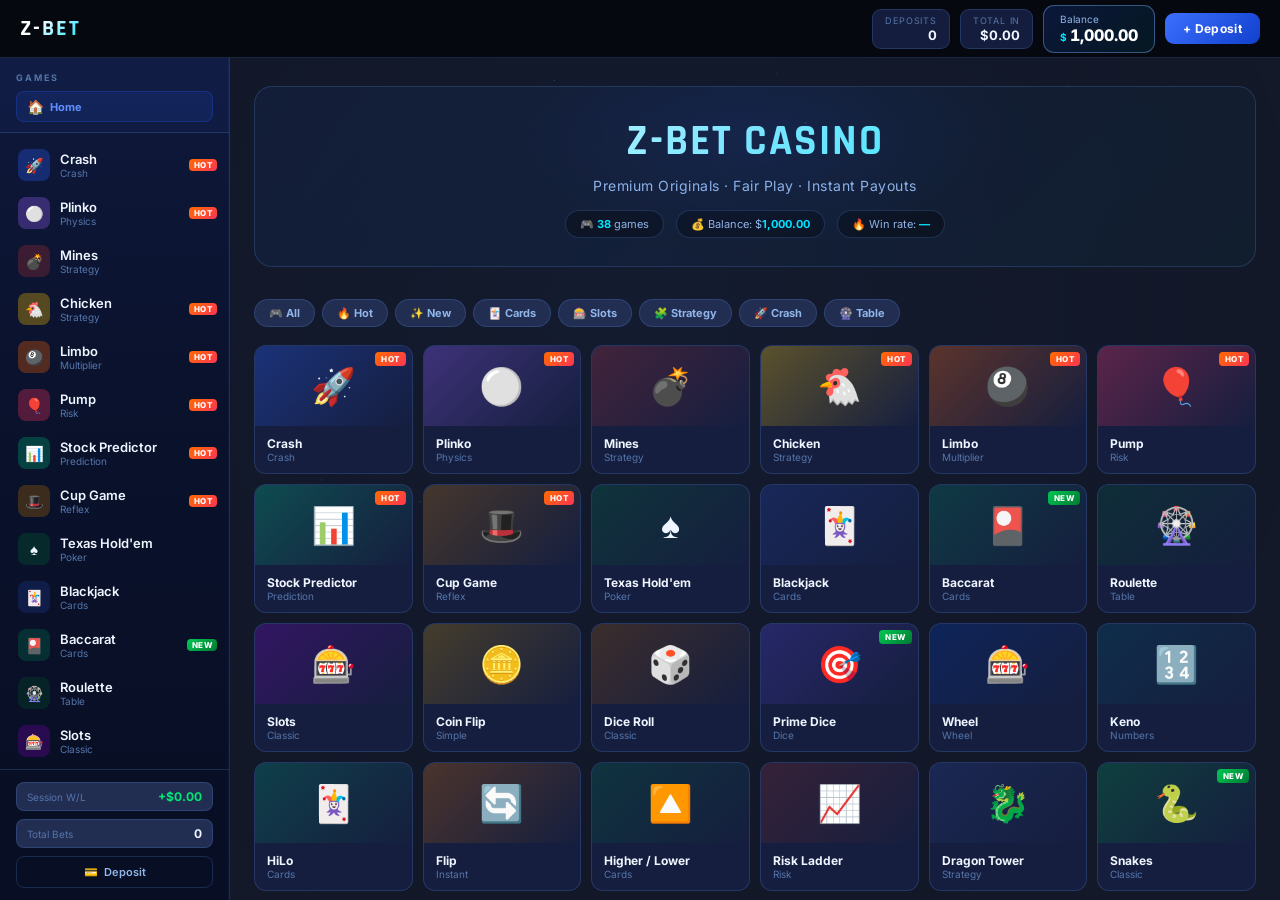
<file: gamble/z-bet/index.html>
<!DOCTYPE html>
<html lang="en">
<head>
<meta charset="UTF-8">
<meta name="viewport" content="width=device-width, initial-scale=1.0">
<title>Z-Bet — Premium Casino</title>
<link href="https://fonts.googleapis.com/css2?family=Rajdhani:wght@500;700&family=Inter:wght@400;500;600;700;800;900&display=swap" rel="stylesheet">
<style>
:root {
  --bg: #131929;
  --bg2: #1b2340;
  --bg3: #222d52;
  --panel: rgba(22,32,65,0.93);
  --panel2: rgba(28,40,80,0.96);
  --border: rgba(100,160,255,0.20);
  --border2: rgba(120,180,255,0.40);
  --accent: #3d6fff;
  --accent2: #6090ff;
  --neon: #00e5ff;
  --neon2: #00ffcc;
  --gold: #ffd740;
  --green: #00e676;
  --red: #ff4569;
  --purple: #b06fff;
  --text: #eef5ff;
  --text2: #90b5e8;
  --text3: #5575aa;
  --radius: 12px;
  --radius2: 18px;
  --sidebar-w: 230px;
  --glow: 0 0 30px rgba(0,140,255,0.2);
}
* { box-sizing: border-box; margin: 0; padding: 0; }
html, body { height: 100%; overflow: hidden; font-family: 'Inter', sans-serif; background: var(--bg); color: var(--text); }

/* ===== LOADING ===== */
#loadingScreen {
  position: fixed; inset: 0; background: var(--bg); z-index: 99999;
  display: flex; flex-direction: column; align-items: center; justify-content: center; gap: 18px;
  transition: opacity 0.5s;
}
.loader-logo { font-family: 'Rajdhani', sans-serif; font-size: 52px; font-weight: 700; background: linear-gradient(135deg, #fff, var(--neon)); -webkit-background-clip: text; -webkit-text-fill-color: transparent; background-clip: text; animation: pulseLogo 1.4s ease-in-out infinite; }
@keyframes pulseLogo { 0%,100%{filter:drop-shadow(0 0 8px rgba(0,212,255,0.4))} 50%{filter:drop-shadow(0 0 22px rgba(0,212,255,0.9))} }
.loader-bar { width: 180px; height: 2px; background: var(--bg3); border-radius: 2px; overflow: hidden; }
.loader-fill { height: 100%; background: linear-gradient(90deg, var(--accent), var(--neon)); animation: loadFill 1.3s ease-in-out forwards; }
@keyframes loadFill { from{width:0} to{width:100%} }
.loader-text { font-size: 11px; color: var(--text3); letter-spacing: 3px; text-transform: uppercase; }

/* ===== CANVAS BG ===== */
#bgCanvas { position: fixed; inset: 0; z-index: 0; pointer-events: none; }

/* ===== ROOT LAYOUT ===== */
#appRoot { position: relative; z-index: 1; height: 100vh; display: flex; flex-direction: column; overflow: hidden; }

/* ===== TOP NAV ===== */
#topNav {
  display: flex; align-items: center; gap: 10px; padding: 0 20px; height: 58px;
  background: rgba(6,9,15,0.96); backdrop-filter: blur(20px);
  border-bottom: 1px solid var(--border); flex-shrink: 0; z-index: 100;
}
.nav-logo { font-family: 'Rajdhani', sans-serif; font-size: 22px; font-weight: 700; letter-spacing: 2px; background: linear-gradient(135deg, #fff 30%, var(--neon)); -webkit-background-clip: text; -webkit-text-fill-color: transparent; background-clip: text; flex-shrink: 0; }
.nav-sep { flex: 1; }
.nav-stat { display: flex; flex-direction: column; align-items: flex-end; gap: 1px; padding: 5px 12px; background: var(--panel); border: 1px solid var(--border); border-radius: 9px; }
.nav-stat-label { font-size: 9px; color: var(--text3); text-transform: uppercase; letter-spacing: 0.8px; }
.nav-stat-val { font-size: 13px; font-weight: 700; color: var(--text); }
#balanceDisplay {
  display: flex; align-items: center; gap: 10px; padding: 7px 16px;
  background: linear-gradient(135deg, rgba(42,95,255,0.18), rgba(0,212,255,0.08));
  border: 1px solid var(--border2); border-radius: 11px; cursor: pointer; transition: all 0.2s;
}
#balanceDisplay:hover { border-color: var(--neon); box-shadow: 0 0 14px rgba(0,212,255,0.15); }
.bal-label { font-size: 10px; color: var(--text2); }
.bal-amount { font-size: 16px; font-weight: 800; color: #fff; font-variant-numeric: tabular-nums; }
.bal-currency { font-size: 10px; color: var(--neon); font-weight: 700; }
#depositBtn { padding: 8px 18px; background: linear-gradient(135deg, var(--accent), #1040cc); border: none; border-radius: 9px; color: #fff; font-weight: 700; font-size: 12px; cursor: pointer; transition: all 0.2s; letter-spacing: 0.3px; font-family: 'Inter', sans-serif; }
#depositBtn:hover { transform: translateY(-1px); box-shadow: 0 4px 18px rgba(42,95,255,0.5); }

/* ===== MAIN BODY ===== */
#mainBody { flex: 1; display: flex; overflow: hidden; }

/* ===== SIDEBAR ===== */
#gameSidebar {
  width: var(--sidebar-w); flex-shrink: 0;
  background: linear-gradient(180deg, rgba(15,25,60,0.98) 0%, rgba(10,18,45,0.99) 40%, rgba(8,14,35,0.99) 100%);
  border-right: 1px solid var(--border); display: flex; flex-direction: column;
  overflow: hidden; position: relative; z-index: 10;
  box-shadow: inset -1px 0 0 rgba(60,120,255,0.08);
}
.sidebar-header { padding: 14px 16px 10px; border-bottom: 1px solid var(--border); flex-shrink: 0; background: rgba(61,111,255,0.05); }
.sidebar-header-title { font-size: 9px; text-transform: uppercase; letter-spacing: 2px; color: var(--text3); font-weight: 700; }
.sidebar-games-scroll { flex: 1; overflow-y: auto; padding: 8px 0; scrollbar-width: none; }
.sidebar-games-scroll::-webkit-scrollbar { display: none; }
.sidebar-game-item {
  display: flex; align-items: center; gap: 10px; padding: 8px 16px; cursor: pointer;
  border-left: 2px solid transparent; transition: all 0.15s; position: relative;
}
.sidebar-game-item:hover { background: rgba(42,95,255,0.06); border-left-color: rgba(42,95,255,0.3); }
.sidebar-game-item.active { background: rgba(42,95,255,0.1); border-left-color: var(--accent2); }
.sidebar-game-icon { width: 32px; height: 32px; border-radius: 8px; display: flex; align-items: center; justify-content: center; font-size: 15px; flex-shrink: 0; }
.sidebar-game-name { font-size: 13px; font-weight: 600; color: var(--text); }
.sidebar-game-tag { font-size: 10px; color: var(--text3); }
.sidebar-game-item.active .sidebar-game-name { color: var(--neon); }
.sidebar-hot-badge { position: absolute; right: 12px; top: 50%; transform: translateY(-50%); background: linear-gradient(135deg, #ff6b00, #ff3553); border-radius: 4px; padding: 1px 5px; font-size: 8px; font-weight: 800; color: #fff; letter-spacing: 0.5px; }
.sidebar-new-badge { position: absolute; right: 12px; top: 50%; transform: translateY(-50%); background: linear-gradient(135deg, #00c853, #007a32); border-radius: 4px; padding: 1px 5px; font-size: 8px; font-weight: 800; color: #fff; letter-spacing: 0.5px; }
.sidebar-bottom { padding: 12px 16px; border-top: 1px solid var(--border); flex-shrink: 0; display: flex; flex-direction: column; gap: 8px; }
.sidebar-stat-row { display: flex; align-items: center; justify-content: space-between; padding: 6px 10px; background: var(--bg3); border-radius: 8px; border: 1px solid var(--border); }
.sidebar-stat-label { font-size: 10px; color: var(--text3); }
.sidebar-stat-val { font-size: 12px; font-weight: 700; color: var(--text); }
.sidebar-settings-btn { width: 100%; padding: 8px; background: transparent; border: 1px solid var(--border); border-radius: 8px; color: var(--text2); font-size: 11px; font-weight: 600; cursor: pointer; transition: all 0.15s; font-family: 'Inter', sans-serif; display: flex; align-items: center; justify-content: center; gap: 6px; }
.sidebar-settings-btn:hover { border-color: var(--accent2); color: var(--text); background: rgba(42,95,255,0.08); }

/* ===== CONTENT AREA ===== */
#contentArea { flex: 1; overflow-y: auto; overflow-x: hidden; scrollbar-width: thin; scrollbar-color: var(--accent) transparent; }
#contentArea::-webkit-scrollbar { width: 4px; }
#contentArea::-webkit-scrollbar-thumb { background: var(--accent); border-radius: 2px; }

/* ===== HOME ===== */
#homeScreen { padding: 28px 24px 40px; display: none; }
#homeScreen.active { display: block; animation: fadeSlideIn 0.3s ease; }
@keyframes fadeSlideIn { from{opacity:0;transform:translateY(8px)} to{opacity:1;transform:translateY(0)} }
.home-hero {
  text-align: center; margin-bottom: 32px; padding: 28px 20px;
  background: linear-gradient(135deg, rgba(42,95,255,0.07), rgba(0,212,255,0.03));
  border: 1px solid var(--border); border-radius: var(--radius2); position: relative; overflow: hidden;
}
.home-hero::before { content: ''; position: absolute; top: -60px; left: 50%; transform: translateX(-50%); width: 500px; height: 220px; background: radial-gradient(ellipse, rgba(42,95,255,0.1), transparent 70%); pointer-events: none; }
.home-hero h1 { font-family: 'Rajdhani', sans-serif; font-size: 42px; font-weight: 700; letter-spacing: 2px; background: linear-gradient(135deg, #fff, var(--neon)); -webkit-background-clip: text; -webkit-text-fill-color: transparent; background-clip: text; margin-bottom: 8px; }
.home-hero p { color: var(--text2); font-size: 14px; letter-spacing: 0.5px; }
.live-stats { display: flex; gap: 12px; justify-content: center; margin-top: 16px; flex-wrap: wrap; }
.live-stat { padding: 6px 14px; background: rgba(0,0,0,0.3); border: 1px solid var(--border); border-radius: 20px; font-size: 11px; color: var(--text2); }
.live-stat span { color: var(--neon); font-weight: 700; }

/* ===== GAME SCREEN ===== */
#gameScreen { display: none; flex-direction: column; min-height: calc(100vh - 58px); }
#gameScreen.active { display: flex; }

.game-header { display: flex; align-items: center; gap: 12px; padding: 14px 20px; background: rgba(6,9,15,0.7); backdrop-filter: blur(10px); border-bottom: 1px solid var(--border); flex-shrink: 0; }
.game-header-name { font-family: 'Rajdhani', sans-serif; font-size: 20px; font-weight: 700; letter-spacing: 1px; }
.game-header-tag { font-size: 11px; color: var(--text3); background: rgba(42,95,255,0.1); border: 1px solid rgba(42,95,255,0.2); border-radius: 4px; padding: 2px 8px; }
.game-layout { flex: 1; display: flex; gap: 14px; padding: 16px 20px; overflow: hidden; }
.game-main { flex: 1; background: var(--panel); border: 1px solid var(--border); border-radius: var(--radius2); display: flex; align-items: center; justify-content: center; position: relative; overflow: hidden; min-height: 380px; }
.game-bet-sidebar { width: 260px; display: flex; flex-direction: column; gap: 10px; flex-shrink: 0; overflow-y: auto; scrollbar-width: none; }
.game-bet-sidebar::-webkit-scrollbar { display: none; }

/* ===== BET PANEL ===== */
.bet-panel { background: var(--panel2); border: 1px solid var(--border); border-radius: var(--radius2); padding: 18px; }
.bet-panel-title { font-size: 10px; text-transform: uppercase; letter-spacing: 1.5px; color: var(--text3); margin-bottom: 12px; font-weight: 700; }
.bet-input-wrap { display: flex; align-items: center; background: var(--bg2); border: 1px solid var(--border); border-radius: 10px; overflow: hidden; transition: border-color 0.2s; margin-bottom: 8px; }
.bet-input-wrap:focus-within { border-color: var(--accent2); }
.bet-input { background: transparent; border: none; outline: none; color: var(--text); font-size: 15px; font-weight: 700; padding: 9px 12px; width: 100px; font-family: 'Inter', sans-serif; font-variant-numeric: tabular-nums; }
.btn-half, .btn-dbl, .btn-max { background: var(--bg3); border: none; border-left: 1px solid var(--border); color: var(--text3); font-size: 10px; padding: 0 9px; height: 37px; cursor: pointer; transition: all 0.15s; font-weight: 700; font-family: 'Inter', sans-serif; }
.btn-half:hover, .btn-dbl:hover, .btn-max:hover { background: rgba(42,95,255,0.15); color: var(--accent2); }
.bet-quick { display: flex; gap: 5px; margin-bottom: 12px; flex-wrap: wrap; }
.bet-quick-btn { flex: 1; min-width: 44px; padding: 6px 4px; background: var(--bg3); border: 1px solid var(--border); border-radius: 7px; color: var(--text2); font-size: 10px; font-weight: 700; cursor: pointer; transition: all 0.15s; text-align: center; font-family: 'Inter', sans-serif; }
.bet-quick-btn:hover { border-color: var(--accent2); color: var(--text); background: rgba(42,95,255,0.1); }
.play-btn {
  width: 100%; padding: 13px; background: linear-gradient(135deg, var(--accent), #1340cc);
  border: none; border-radius: 11px; color: #fff; font-size: 14px; font-weight: 800;
  cursor: pointer; transition: all 0.2s; position: relative; overflow: hidden; font-family: 'Inter', sans-serif; letter-spacing: 0.3px;
}
.play-btn:hover { transform: translateY(-1px); box-shadow: 0 6px 22px rgba(42,95,255,0.45); }
.play-btn:active { transform: translateY(0); }
.play-btn:disabled { opacity: 0.4; cursor: not-allowed; transform: none; box-shadow: none; }
.play-btn.cashout { background: linear-gradient(135deg, #00c853, #006b28); }
.play-btn.cashout:hover { box-shadow: 0 6px 22px rgba(0,200,83,0.4); }
.cooldown-bar { width: 100%; height: 2px; background: var(--bg3); border-radius: 2px; margin-top: 8px; overflow: hidden; }
.cooldown-fill { height: 100%; background: linear-gradient(90deg, var(--accent), var(--neon)); transition: width 0.1s linear; }
.result-panel { background: var(--panel2); border: 1px solid var(--border); border-radius: var(--radius2); padding: 14px; text-align: center; }
.result-label { font-size: 10px; text-transform: uppercase; letter-spacing: 1px; color: var(--text3); margin-bottom: 5px; }
.result-val { font-size: 22px; font-weight: 900; }
.result-val.win { color: var(--green); }
.result-val.lose { color: var(--red); }
.history-panel { background: var(--panel2); border: 1px solid var(--border); border-radius: var(--radius2); padding: 12px; }
.history-title { font-size: 9px; text-transform: uppercase; letter-spacing: 1px; color: var(--text3); margin-bottom: 8px; }
.history-list { display: flex; flex-wrap: wrap; gap: 4px; }
.history-item { padding: 2px 7px; border-radius: 5px; font-size: 10px; font-weight: 700; }
.history-item.win { background: rgba(0,230,118,0.1); color: var(--green); border: 1px solid rgba(0,230,118,0.2); }
.history-item.lose { background: rgba(255,53,83,0.1); color: var(--red); border: 1px solid rgba(255,53,83,0.2); }

/* ===== AVIATOR ===== */
.aviator-multi { font-family: 'Rajdhani', sans-serif; font-size: 72px; font-weight: 700; letter-spacing: -1px; font-variant-numeric: tabular-nums; background: linear-gradient(135deg, #fff, var(--neon)); -webkit-background-clip: text; -webkit-text-fill-color: transparent; background-clip: text; text-align: center; }
.aviator-multi.crashed { background: linear-gradient(135deg, var(--red), #ff8888); -webkit-background-clip: text; background-clip: text; }

/* ===== CARD STYLES ===== */
.playing-card { width: 52px; height: 74px; background: #fff; border-radius: 8px; display: flex; flex-direction: column; align-items: center; justify-content: center; font-size: 20px; font-weight: 900; box-shadow: 0 2px 10px rgba(0,0,0,0.35); transition: all 0.2s cubic-bezier(0.34,1.56,0.64,1); animation: cardDeal 0.3s cubic-bezier(0.34,1.56,0.64,1); position: relative; flex-shrink: 0; }
.playing-card.red { color: #e00; }
.playing-card.black { color: #111; }
.playing-card.facedown { background: linear-gradient(135deg, #1a3a8f, #0d1f4f); }
.card-rank { font-size: 11px; position: absolute; top: 3px; left: 5px; }
.card-suit { font-size: 22px; }
@keyframes cardDeal { from{transform:scale(0.4) rotate(-10deg);opacity:0} to{transform:scale(1) rotate(0);opacity:1} }
.card-container { display: flex; gap: 6px; flex-wrap: wrap; justify-content: center; }

/* ===== POKER TABLE ===== */
.poker-table-wrap { position: relative; width: 100%; padding-bottom: 55%; }
.poker-table {
  position: absolute; inset: 0;
  background: radial-gradient(ellipse 70% 60% at 50% 50%, #0d4a2a, #0a3820, #082d18);
  border-radius: 50%; border: 8px solid #1a5c34;
  box-shadow: inset 0 2px 8px rgba(0,0,0,.5), inset 0 -2px 4px rgba(255,255,255,.03), 0 0 0 4px #0f3d22, 0 20px 60px rgba(0,0,0,.7);
  overflow: hidden;
}
.poker-table::before { content: ''; position: absolute; inset: 12px; border-radius: 50%; border: 2px solid rgba(255,255,255,.04); }
.table-logo { position: absolute; top: 50%; left: 50%; transform: translate(-50%,-50%); font-family: 'Rajdhani', sans-serif; font-size: 1.5rem; font-weight: 700; letter-spacing: 2px; opacity: 0.15; color: #fff; pointer-events: none; }
.community-area { position: absolute; top: 50%; left: 50%; transform: translate(-50%, -55%); display: flex; flex-direction: column; align-items: center; gap: 6px; }
.community-cards { display: flex; gap: 5px; align-items: center; }
.pot-display { background: rgba(0,0,0,.5); border: 1px solid rgba(255,215,0,.3); border-radius: 20px; padding: 3px 12px; font-size: .75rem; font-weight: 700; color: var(--gold); white-space: nowrap; }
.player-seat { position: absolute; display: flex; flex-direction: column; align-items: center; gap: 3px; transition: all 0.3s; }
.seat-top { top: 4%; left: 50%; transform: translateX(-50%); }
.seat-top-l { top: 12%; left: 16%; }
.seat-top-r { top: 12%; right: 16%; }
.seat-bottom { bottom: 3%; left: 50%; transform: translateX(-50%); }
.seat-cards { display: flex; gap: 3px; margin-bottom: 2px; }
.seat-info { background: rgba(0,0,0,.75); border: 1px solid rgba(255,255,255,.1); border-radius: 9px; padding: 3px 9px; text-align: center; min-width: 72px; }
.seat-info.active-turn { border-color: var(--gold); box-shadow: 0 0 12px rgba(245,200,66,.4); }
.seat-name { font-size: .68rem; color: var(--text2); }
.seat-stack { font-size: .78rem; font-weight: 700; color: var(--text); }
.seat-bet { font-size: .66rem; color: var(--gold); min-height: 14px; }
.seat-status { font-size: .64rem; padding: 1px 5px; border-radius: 7px; font-weight: 600; }
.seat-status.folded { background: rgba(255,53,83,.2); color: var(--red); }
.seat-status.winner { background: rgba(0,230,118,.2); color: var(--green); }
.p-card { width: 38px; height: 54px; border-radius: 5px; display: flex; flex-direction: column; align-items: center; justify-content: center; font-size: .75rem; font-weight: 700; box-shadow: 0 2px 7px rgba(0,0,0,.4); flex-shrink: 0; }
.p-card-face { background: #fff; }
.p-card-face.red { color: #dc2626; }
.p-card-face.black { color: #111; }
.p-card-back { background: linear-gradient(135deg, #1e3a8a, #2563eb); }
.p-card-rank { font-size: .7rem; }
.p-card-suit { font-size: .85rem; }
.p-card.dealt { animation: cardDeal 0.3s cubic-bezier(.22,.68,0,1.2); }
.comm-card { width: 46px; height: 64px; border-radius: 6px; display: flex; flex-direction: column; align-items: center; justify-content: center; font-size: .82rem; font-weight: 700; box-shadow: 0 2px 8px rgba(0,0,0,.4); flex-shrink: 0; }
.comm-card.p-card-face { background: #fff; }
.comm-card.p-card-back { background: linear-gradient(135deg, #1e3a8a, #2563eb); }
.comm-card.dealt { animation: cardDeal .3s cubic-bezier(.22,.68,0,1.2); }
.poker-actions { display: flex; gap: 7px; flex-wrap: wrap; }
.poker-btn { padding: 9px 14px; border: none; border-radius: 9px; font-weight: 700; font-size: 12px; cursor: pointer; transition: all 0.15s; font-family: 'Inter', sans-serif; }
.poker-fold { background: rgba(255,53,83,0.15); color: var(--red); border: 1px solid rgba(255,53,83,0.3); }
.poker-call { background: rgba(0,230,118,0.1); color: var(--green); border: 1px solid rgba(0,230,118,0.3); }
.poker-raise { background: rgba(42,95,255,0.15); color: var(--accent2); border: 1px solid rgba(42,95,255,0.3); }
.poker-btn:hover { transform: translateY(-1px); filter: brightness(1.2); }
.poker-info { font-size: 11px; color: var(--text2); text-align: center; padding: 7px; background: var(--bg3); border-radius: 7px; margin-top: 7px; line-height: 1.5; }
.phase-badge { background: rgba(42,95,255,.15); border: 1px solid rgba(42,95,255,.3); color: var(--accent2); font-size: .7rem; font-weight: 700; border-radius: 5px; padding: 2px 8px; display: inline-block; margin-bottom: 6px; }
.log-area { max-height: 80px; overflow-y: auto; font-size: 11px; color: var(--text2); line-height: 1.6; scrollbar-width: none; }
.log-area::-webkit-scrollbar { display: none; }
.log-entry.win { color: var(--green); }
.log-entry.lose { color: var(--red); }
.log-entry.important { color: var(--gold); }

/* ===== MINES ===== */
.mines-grid { display: grid; gap: 8px; }
.mine-cell { aspect-ratio: 1; background: var(--bg3); border: 2px solid var(--border); border-radius: 12px; cursor: pointer; display: flex; align-items: center; justify-content: center; font-size: 28px; transition: all 0.15s; min-width: 56px; min-height: 56px; }
.mine-cell:hover:not(.revealed):not(.mine-hit) { border-color: var(--accent2); background: rgba(42,95,255,0.1); transform: scale(1.04); }
.mine-cell.safe { background: rgba(0,230,118,0.08); border-color: rgba(0,230,118,0.3); color: var(--green); }
.mine-cell.mine-hit { background: rgba(255,53,83,0.12); border-color: var(--red); animation: shake 0.3s; }
@keyframes shake { 0%,100%{transform:translateX(0)} 25%{transform:translateX(-4px)} 75%{transform:translateX(4px)} }

/* ===== ROULETTE ===== */
.rou-bet-btn { padding: 6px 10px; border-radius: 7px; border: 1px solid transparent; cursor: pointer; font-size: 11px; font-weight: 700; transition: all 0.15s; font-family: 'Inter', sans-serif; }
.rou-bet-btn.rou-red { background: rgba(200,0,0,0.15); border-color: rgba(200,0,0,0.3); color: #ff6060; }
.rou-bet-btn.rou-black { background: rgba(80,80,80,0.15); border-color: rgba(100,100,100,0.3); color: #ccc; }
.rou-bet-btn.rou-green { background: rgba(0,160,0,0.15); border-color: rgba(0,160,0,0.3); color: var(--green); }
.rou-bet-btn.rou-even, .rou-bet-btn.rou-odd, .rou-bet-btn.rou-half { background: rgba(42,95,255,0.1); border-color: rgba(42,95,255,0.3); color: var(--accent2); }
.rou-bet-btn.selected { box-shadow: 0 0 10px currentColor; transform: scale(1.06); }
.roulette-bets { display: flex; flex-wrap: wrap; gap: 5px; }

/* ===== VARIOUS GAME CSS ===== */
.dice-face { width: 78px; height: 78px; background: #fff; border-radius: 13px; display: flex; align-items: center; justify-content: center; font-size: 42px; box-shadow: 0 4px 20px rgba(0,0,0,0.4); transition: transform 0.1s; }
.dice-rolling { animation: diceRoll 0.6s linear; }
@keyframes diceRoll { 0%{transform:rotate(0) scale(1)} 25%{transform:rotate(90deg) scale(0.8)} 50%{transform:rotate(180deg) scale(1.1)} 75%{transform:rotate(270deg) scale(0.9)} 100%{transform:rotate(360deg) scale(1)} }
.ladder-steps { display: flex; flex-direction: column-reverse; gap: 3px; }
.ladder-step { padding: 7px 14px; border-radius: 7px; display: flex; align-items: center; justify-content: space-between; font-size: 12px; font-weight: 600; transition: all 0.2s; border: 1px solid transparent; }
.ladder-step.current { border-color: var(--neon); background: rgba(0,212,255,0.1); color: var(--neon); }
.ladder-step.passed { background: rgba(0,230,118,0.08); border-color: rgba(0,230,118,0.2); color: var(--green); }
.ladder-step.future { background: var(--bg3); color: var(--text3); }
.coin { width: 95px; height: 95px; border-radius: 50%; display: flex; align-items: center; justify-content: center; font-size: 38px; font-weight: 900; box-shadow: 0 4px 20px rgba(0,0,0,0.3); transition: all 0.1s; }
.coin.heads { background: linear-gradient(135deg, var(--gold), #c8a000); color: #6b4c00; }
.coin.tails { background: linear-gradient(135deg, #aaa, #666); color: #333; }
.coin.flipping { animation: coinFlip 0.6s linear; }
@keyframes coinFlip { 0%{transform:rotateY(0) scale(1)} 50%{transform:rotateY(90deg) scale(0.6)} 100%{transform:rotateY(180deg) scale(1)} }
.slot-reel { width: 68px; height: 68px; overflow: hidden; border-radius: 9px; background: var(--bg3); border: 2px solid var(--border); display: flex; align-items: center; justify-content: center; font-size: 34px; }
.keno-grid { display: grid; grid-template-columns: repeat(10,1fr); gap: 3px; max-width: 340px; }
.keno-num { aspect-ratio: 1; display: flex; align-items: center; justify-content: center; border-radius: 5px; font-size: 10px; font-weight: 700; cursor: pointer; background: var(--bg3); border: 1px solid var(--border); transition: all 0.12s; }
.keno-num:hover { border-color: var(--accent2); background: rgba(42,95,255,0.1); }
.keno-num.selected { background: rgba(42,95,255,0.2); border-color: var(--accent2); color: var(--accent2); }
.keno-num.hit { background: rgba(0,230,118,0.15); border-color: var(--green); color: var(--green); }
.card-reveal { width: 94px; height: 132px; border-radius: 11px; background: #fff; display: flex; flex-direction: column; align-items: center; justify-content: center; box-shadow: 0 4px 18px rgba(0,0,0,0.3); }
.higher-lower-btns { display: flex; gap: 14px; }
.hl-btn { flex: 1; padding: 12px; border: none; border-radius: 11px; font-size: 13px; font-weight: 800; cursor: pointer; transition: all 0.2s; font-family: 'Inter', sans-serif; }
.hl-higher { background: linear-gradient(135deg, var(--green), #00a844); color: #fff; }
.hl-lower { background: linear-gradient(135deg, var(--red), #aa0022); color: #fff; }
.hl-btn:hover { transform: translateY(-2px); box-shadow: 0 6px 20px rgba(0,0,0,0.3); }
.tower-row { display: flex; gap: 7px; justify-content: center; margin: 3px 0; }
.tower-cell { width: 58px; height: 42px; border-radius: 7px; border: 1px solid var(--border); display: flex; align-items: center; justify-content: center; font-size: 17px; cursor: pointer; transition: all 0.15s; background: var(--bg3); font-weight: 700; }
.tower-cell:hover:not(.cleared):not(.bomb-cell) { border-color: var(--accent2); background: rgba(42,95,255,0.1); }
.tower-cell.cleared { background: rgba(0,230,118,0.1); border-color: var(--green); color: var(--green); cursor: default; }
.tower-cell.bomb-cell { background: rgba(255,53,83,0.12); border-color: var(--red); cursor: default; }
.tower-cell.current-row { border-color: var(--neon); box-shadow: 0 0 8px rgba(0,212,255,0.3); }
.scratch-card { width: 200px; height: 120px; border-radius: 11px; position: relative; cursor: crosshair; overflow: hidden; }
.scratch-prize { position: absolute; inset: 0; display: flex; align-items: center; justify-content: center; font-size: 26px; font-weight: 900; border-radius: 11px; background: linear-gradient(135deg, #1a2050,#0a1030); }
.scratch-layer { position: absolute; inset: 0; background: linear-gradient(135deg, #555, #777); border-radius: 11px; display: flex; align-items: center; justify-content: center; color: #999; font-size: 12px; font-weight: 600; user-select: none; }
.reaction-area { width: 100%; height: 100%; display: flex; align-items: center; justify-content: center; cursor: pointer; border-radius: 16px; transition: all 0.1s; user-select: none; }
.memory-grid { display: grid; gap: 7px; }
.memory-tile { aspect-ratio: 1; border-radius: 9px; cursor: pointer; transition: all 0.15s; }
.memory-tile:hover { transform: scale(1.04); }
@keyframes coinFlip3D { 0%{transform:rotateY(0) scale(1)} 30%{transform:rotateY(90deg) scale(0.7)} 60%{transform:rotateY(270deg) scale(0.7)} 100%{transform:rotateY(360deg) scale(1)} }
.crash-track { width: 100%; height: 6px; background: var(--bg3); border-radius: 3px; overflow: hidden; margin: 8px 0; }
.crash-fill { height: 100%; border-radius: 3px; transition: width 0.05s linear; }
.guess-input { width: 110px; padding: 10px; background: var(--bg3); border: 2px solid var(--border2); border-radius: 9px; color: var(--text); font-size: 20px; font-weight: 800; text-align: center; outline: none; font-family: 'Inter', sans-serif; }
.guess-input:focus { border-color: var(--accent2); }

/* ===== FLOAT CHIP ===== */
@keyframes floatUp { from{opacity:1;transform:translateY(0) scale(1)} to{opacity:0;transform:translateY(-55px) scale(1.2)} }
.float-chip { position: fixed; font-size: 15px; font-weight: 800; pointer-events: none; z-index: 9000; animation: floatUp 1s ease forwards; font-family: 'Inter', sans-serif; }
.float-chip.win { color: var(--green); }
.float-chip.lose { color: var(--red); }

/* ===== TOAST ===== */
#toastContainer { position: fixed; bottom: 22px; right: 22px; z-index: 5000; display: flex; flex-direction: column; gap: 7px; pointer-events: none; }
.toast { padding: 10px 18px; border-radius: 11px; font-size: 13px; font-weight: 600; animation: toastIn 0.3s cubic-bezier(0.34,1.56,0.64,1); box-shadow: 0 4px 20px rgba(0,0,0,0.3); font-family: 'Inter', sans-serif; }
.toast.win { background: rgba(0,230,118,0.12); border: 1px solid rgba(0,230,118,0.3); color: var(--green); }
.toast.lose { background: rgba(255,53,83,0.1); border: 1px solid rgba(255,53,83,0.25); color: var(--red); }
.toast.info { background: rgba(42,95,255,0.12); border: 1px solid rgba(42,95,255,0.3); color: var(--accent2); }
@keyframes toastIn { from{opacity:0;transform:translateX(20px) scale(0.9)} to{opacity:1;transform:translateX(0) scale(1)} }

/* ===== MODALS ===== */
.modal-overlay { position: fixed; inset: 0; background: rgba(0,0,0,0.75); backdrop-filter: blur(8px); z-index: 1000; display: flex; align-items: center; justify-content: center; opacity: 0; pointer-events: none; transition: opacity 0.25s; }
.modal-overlay.open { opacity: 1; pointer-events: all; }
.modal { background: var(--bg2); border: 1px solid var(--border2); border-radius: var(--radius2); padding: 28px; max-width: 400px; width: 90%; box-shadow: 0 20px 60px rgba(0,0,0,0.5); transform: scale(0.92) translateY(10px); transition: transform 0.25s cubic-bezier(0.34,1.56,0.64,1); }
.modal-overlay.open .modal { transform: scale(1) translateY(0); }
.modal h2 { font-family: 'Rajdhani', sans-serif; font-size: 22px; font-weight: 700; letter-spacing: 1px; margin-bottom: 6px; }
.modal p { color: var(--text2); font-size: 13px; margin-bottom: 18px; line-height: 1.5; }
.modal-input { width: 100%; padding: 11px 14px; background: var(--bg3); border: 1px solid var(--border2); border-radius: 9px; color: var(--text); font-size: 17px; font-weight: 700; margin-bottom: 14px; outline: none; transition: border-color 0.2s; font-family: 'Inter', sans-serif; }
.modal-input:focus { border-color: var(--accent2); }
.modal-actions { display: flex; gap: 9px; }
.modal-btn-primary { flex: 1; padding: 11px; background: linear-gradient(135deg, var(--accent), #1040cc); border: none; border-radius: 9px; color: #fff; font-weight: 700; font-size: 14px; cursor: pointer; transition: all 0.2s; font-family: 'Inter', sans-serif; }
.modal-btn-primary:hover { box-shadow: 0 4px 18px rgba(42,95,255,0.4); }
.modal-btn-cancel { padding: 11px 18px; background: var(--bg3); border: 1px solid var(--border); border-radius: 9px; color: var(--text2); font-weight: 600; font-size: 13px; cursor: pointer; transition: all 0.2s; font-family: 'Inter', sans-serif; }
.modal-btn-cancel:hover { border-color: var(--accent2); color: var(--text); }

/* ===== MOCKERY ===== */
#mockeryOverlay { position: fixed; inset: 0; background: rgba(0,0,0,0.88); z-index: 9999; display: flex; align-items: center; justify-content: center; opacity: 0; pointer-events: none; transition: opacity 0.3s; }
#mockeryOverlay.show { opacity: 1; pointer-events: all; }
#mockeryEmoji { font-size: 150px; animation: mockZoom 0.5s cubic-bezier(0.34,1.56,0.64,1); line-height: 1; text-align: center; }
@keyframes mockZoom { from{transform:scale(0.3);opacity:0} to{transform:scale(1);opacity:1} }

/* ===== CATEGORY BUTTONS ===== */
.cat-btn { padding: 6px 14px; background: var(--bg3); border: 1px solid var(--border); border-radius: 20px; color: var(--text2); font-size: 11px; font-weight: 700; cursor: pointer; transition: all 0.15s; font-family: 'Inter', sans-serif; white-space:nowrap; }
.cat-btn:hover { border-color: var(--accent2); color: var(--text); }
.cat-btn.active { background: rgba(42,95,255,0.2); border-color: var(--accent2); color: var(--text); }

/* ===== SECTION TITLE ===== */
.section-title { font-size: 10px; font-weight: 700; text-transform: uppercase; letter-spacing: 2px; color: var(--text3); margin-bottom: 14px; display: flex; align-items: center; gap: 8px; }
.section-title::after { content: ''; flex: 1; height: 1px; background: var(--border); }

/* ===== SCROLLBAR ===== */
::-webkit-scrollbar { width: 4px; }
::-webkit-scrollbar-track { background: transparent; }
::-webkit-scrollbar-thumb { background: var(--bg3); border-radius: 2px; }
::-webkit-scrollbar-thumb:hover { background: var(--text3); }

/* ===== RESPONSIVE ===== */
@media (max-width: 700px) {
  #gameSidebar { width: 56px; }
  .sidebar-game-name, .sidebar-game-tag, .sidebar-header-title, .sidebar-stat-label, .sidebar-stat-val, .sidebar-settings-btn span { display: none; }
  .sidebar-game-item { padding: 10px; justify-content: center; }
  .sidebar-game-icon { margin: 0; }
  .game-layout { flex-direction: column; padding: 10px; }
  .game-bet-sidebar { width: 100%; flex-direction: row; flex-wrap: wrap; }
}
</style>
</head>
<body>
<div id="loadingScreen">
  <div class="loader-logo">Z-BET</div>
  <div class="loader-bar"><div class="loader-fill"></div></div>
  <div class="loader-text">Loading Casino...</div>
</div>
<canvas id="bgCanvas"></canvas>
<div id="appRoot">
  <!-- TOP NAV -->
  <nav id="topNav">
    <div class="nav-logo">Z-BET</div>
    <div class="nav-sep"></div>
    <div class="nav-stat">
      <span class="nav-stat-label">Deposits</span>
      <span class="nav-stat-val" id="navDepositCount">0</span>
    </div>
    <div class="nav-stat">
      <span class="nav-stat-label">Total In</span>
      <span class="nav-stat-val" id="navTotalDeposited">$0</span>
    </div>
    <div id="balanceDisplay" onclick="openDeposit()">
      <div>
        <div class="bal-label">Balance</div>
        <div style="display:flex;align-items:baseline;gap:3px;">
          <span class="bal-currency">$</span>
          <span class="bal-amount" id="balanceNum">1,000.00</span>
        </div>
      </div>
    </div>
    <button id="depositBtn" onclick="openDeposit()">+ Deposit</button>
  </nav>
  <!-- MAIN BODY -->
  <div id="mainBody">
    <!-- GAME SIDEBAR -->
    <div id="gameSidebar">
      <div class="sidebar-header">
        <div class="sidebar-header-title">Games</div>
        <div onclick="showHome()" style="display:flex;align-items:center;gap:6px;margin-top:8px;padding:6px 10px;background:rgba(42,95,255,0.12);border:1px solid rgba(42,95,255,0.25);border-radius:8px;cursor:pointer;transition:all 0.15s;" onmouseover="this.style.background='rgba(42,95,255,0.22)'" onmouseout="this.style.background='rgba(42,95,255,0.12)'">
          <span style="font-size:14px;">🏠</span><span style="font-size:11px;font-weight:700;color:var(--accent2);">Home</span>
        </div>
      </div>
      <div class="sidebar-games-scroll" id="sidebarGameList"></div>
      <div class="sidebar-bottom">
        <div class="sidebar-stat-row">
          <span class="sidebar-stat-label">Session W/L</span>
          <span class="sidebar-stat-val" id="sessionWL">$0</span>
        </div>
        <div class="sidebar-stat-row">
          <span class="sidebar-stat-label">Total Bets</span>
          <span class="sidebar-stat-val" id="totalBets">0</span>
        </div>
        <button class="sidebar-settings-btn" onclick="openDeposit()">
          <span>💳</span> <span>Deposit</span>
        </button>
      </div>
    </div>
    <!-- CONTENT AREA -->
    <div id="contentArea">
      <!-- HOME SCREEN -->
      <div id="homeScreen" class="active">
        <div class="home-hero">
          <h1>Z-BET CASINO</h1>
          <p>Premium Originals · Fair Play · Instant Payouts</p>
          <div class="live-stats">
            <div class="live-stat">🎮 <span id="liveGames">38</span> games</div>
            <div class="live-stat">💰 Balance: $<span id="heroBalance">1,000</span></div>
            <div class="live-stat">🔥 Win rate: <span id="heroWinRate">—</span></div>
          </div>
        </div>
        <div style="display:flex;gap:7px;margin-bottom:18px;flex-wrap:wrap;" id="categoryFilters">
          <button class="cat-btn active" data-cat="all" onclick="filterGames('all',this)">🎮 All</button>
          <button class="cat-btn" data-cat="hot" onclick="filterGames('hot',this)">🔥 Hot</button>
          <button class="cat-btn" data-cat="new" onclick="filterGames('new',this)">✨ New</button>
          <button class="cat-btn" data-cat="Cards" onclick="filterGames('Cards',this)">🃏 Cards</button>
          <button class="cat-btn" data-cat="Slots" onclick="filterGames('Slots',this)">🎰 Slots</button>
          <button class="cat-btn" data-cat="Strategy" onclick="filterGames('Strategy',this)">🧩 Strategy</button>
          <button class="cat-btn" data-cat="Crash" onclick="filterGames('Crash',this)">🚀 Crash</button>
          <button class="cat-btn" data-cat="Table" onclick="filterGames('Table',this)">🎡 Table</button>
        </div>
        <div style="display:grid;grid-template-columns:repeat(auto-fill,minmax(140px,1fr));gap:10px;margin-bottom:40px;" id="homeGameGrid"></div>
      </div>
      <!-- GAME SCREEN -->
      <div id="gameScreen">
        <div class="game-header">
          <button onclick="showHome()" style="background:rgba(42,95,255,0.15);border:1px solid rgba(42,95,255,0.35);border-radius:8px;color:var(--accent2);font-size:12px;font-weight:700;padding:5px 12px;cursor:pointer;transition:all 0.15s;font-family:Inter,sans-serif;flex-shrink:0;" onmouseover="this.style.background='rgba(42,95,255,0.3)'" onmouseout="this.style.background='rgba(42,95,255,0.15)'">← Home</button>
          <div class="game-header-name" id="gameHeaderName"></div>
          <div class="game-header-tag" id="gameHeaderTag"></div>
        </div>
        <div class="game-layout">
          <div class="game-main" id="gameMain"></div>
          <div class="game-bet-sidebar" id="gameBetSidebar"></div>
        </div>
      </div>
    </div>
  </div>
</div>

<!-- Deposit Modal -->
<div class="modal-overlay" id="depositModal">
  <div class="modal">
    <h2>💳 Deposit Funds</h2>
    <p>Add funds to your Z-Bet balance instantly.</p>
    <input class="modal-input" type="number" id="depositInput" placeholder="Enter amount...">
    <div style="display:flex;gap:7px;margin-bottom:14px;">
      <button class="bet-quick-btn" onclick="setDepositQuick(50)">$50</button>
      <button class="bet-quick-btn" onclick="setDepositQuick(100)">$100</button>
      <button class="bet-quick-btn" onclick="setDepositQuick(500)">$500</button>
      <button class="bet-quick-btn" onclick="setDepositQuick(1000)">$1K</button>
      <button class="bet-quick-btn" onclick="setDepositQuick(5000)">$5K</button>
    </div>
    <div class="modal-actions">
      <button class="modal-btn-primary" onclick="confirmDeposit()">Deposit</button>
      <button class="modal-btn-cancel" onclick="closeDeposit()">Cancel</button>
    </div>
  </div>
</div>
<div id="mockeryOverlay"><div id="mockeryEmoji">😂</div></div>
<div id="toastContainer"></div>

<script>
// ===== STATE =====
const STATE = {
  balance: 1000, depositCount: 0, totalDeposited: 0, currentGame: null,
  sessionWL: 0, totalBets: 0, wins: 0, losses: 0,
};
function loadState() {
  try {
    const s = JSON.parse(localStorage.getItem('zbet_v2') || '{}');
    if (s.balance !== undefined) STATE.balance = s.balance;
    if (s.depositCount !== undefined) STATE.depositCount = s.depositCount;
    if (s.totalDeposited !== undefined) STATE.totalDeposited = s.totalDeposited;
    if (s.sessionWL !== undefined) STATE.sessionWL = s.sessionWL;
    if (s.totalBets !== undefined) STATE.totalBets = s.totalBets;
    if (s.wins !== undefined) STATE.wins = s.wins;
    if (s.losses !== undefined) STATE.losses = s.losses;
  } catch(e) {}
}
function saveState() {
  localStorage.setItem('zbet_v2', JSON.stringify({
    balance: STATE.balance, depositCount: STATE.depositCount,
    totalDeposited: STATE.totalDeposited, sessionWL: STATE.sessionWL,
    totalBets: STATE.totalBets, wins: STATE.wins, losses: STATE.losses,
  }));
}

// ===== BALANCE =====
let balanceAnimFrame = null;
function updateBalanceDisplay(newBal, animate=true) {
  const el = document.getElementById('balanceNum');
  if (!animate) { el.textContent = fmt(newBal); return; }
  const start = parseFloat(el.textContent.replace(/,/g,'')) || 0;
  const diff = newBal - start;
  const dur = 500, t0 = performance.now();
  if (balanceAnimFrame) cancelAnimationFrame(balanceAnimFrame);
  function tick(t) {
    const p = Math.min((t-t0)/dur, 1);
    const ease = 1 - Math.pow(1-p, 3);
    el.textContent = fmt(start + diff * ease);
    if (p < 1) balanceAnimFrame = requestAnimationFrame(tick);
  }
  balanceAnimFrame = requestAnimationFrame(tick);
}
function fmt(n) { return Math.max(0,n).toLocaleString('en-US',{minimumFractionDigits:2,maximumFractionDigits:2}); }
function updateNav() {
  document.getElementById('navDepositCount').textContent = STATE.depositCount;
  document.getElementById('navTotalDeposited').textContent = '$' + fmt(STATE.totalDeposited);
  updateBalanceDisplay(STATE.balance);
  document.getElementById('heroBalance').textContent = fmt(STATE.balance);
  const wl = STATE.sessionWL;
  const wlEl = document.getElementById('sessionWL');
  wlEl.textContent = (wl >= 0 ? '+' : '') + '$' + fmt(Math.abs(wl));
  wlEl.style.color = wl >= 0 ? 'var(--green)' : 'var(--red)';
  document.getElementById('totalBets').textContent = STATE.totalBets;
  const total = STATE.wins + STATE.losses;
  document.getElementById('heroWinRate').textContent = total > 0 ? Math.round(STATE.wins/total*100)+'%' : '—';
}

function winBet(amount, gameEl) {
  STATE.balance += amount;
  STATE.sessionWL += amount;
  STATE.totalBets++;
  STATE.wins++;
  saveState(); updateNav();
  floatChip('+$'+fmt(amount), 'win', gameEl);
  showToast('Won $'+fmt(amount), 'win');
}
function loseBet(amount, gameEl) {
  STATE.balance -= amount;
  if (STATE.balance < 0) STATE.balance = 0;
  STATE.sessionWL -= amount;
  STATE.totalBets++;
  STATE.losses++;
  saveState(); updateNav();
  floatChip('-$'+fmt(amount), 'lose', gameEl);
  showToast('Lost $'+fmt(amount), 'lose');
}
function floatChip(text, type, el) {
  const chip = document.createElement('div');
  chip.className = 'float-chip ' + type;
  chip.textContent = text;
  if (el) { const r = el.getBoundingClientRect(); chip.style.left=(r.left+r.width/2-30)+'px'; chip.style.top=(r.top+r.height/2)+'px'; }
  else { chip.style.left='50%'; chip.style.top='50%'; }
  document.body.appendChild(chip);
  setTimeout(() => chip.remove(), 1100);
}
function showToast(msg, type='info', dur=2000) {
  const c = document.getElementById('toastContainer');
  const t = document.createElement('div');
  t.className = 'toast ' + type; t.textContent = msg; c.appendChild(t);
  setTimeout(() => { t.style.opacity='0'; t.style.transition='opacity 0.4s'; setTimeout(()=>t.remove(),400); }, dur);
}

// ===== DEPOSIT =====
function openDeposit() { document.getElementById('depositModal').classList.add('open'); document.getElementById('depositInput').value=''; document.getElementById('depositInput').focus(); }
function closeDeposit() { document.getElementById('depositModal').classList.remove('open'); }
function setDepositQuick(v) { document.getElementById('depositInput').value=v; }
function confirmDeposit() {
  const v = parseFloat(document.getElementById('depositInput').value);
  if (!v||v<=0) { showToast('Enter a valid amount','info'); return; }
  STATE.balance+=v; STATE.depositCount++; STATE.totalDeposited+=v;
  saveState(); closeDeposit(); updateNav();
  const ov = document.getElementById('mockeryOverlay');
  ov.classList.add('show');
  setTimeout(()=>{ ov.style.transition='opacity 0.5s'; ov.style.opacity='0'; setTimeout(()=>{ ov.classList.remove('show'); ov.style.opacity=''; ov.style.transition=''; },500); },1000);
  showToast('Deposited $'+fmt(v),'info');
}

// ===== BG CANVAS =====
(function() {
  const canvas = document.getElementById('bgCanvas');
  const ctx = canvas.getContext('2d');
  let W, H, particles = [];
  function resize() { W=canvas.width=window.innerWidth; H=canvas.height=window.innerHeight; }
  resize(); window.addEventListener('resize', resize);
  for (let i=0;i<50;i++) particles.push({ x:Math.random()*2000, y:Math.random()*2000, r:Math.random()*1.4+0.3, vx:(Math.random()-.5)*.12, vy:(Math.random()-.5)*.12, o:Math.random()*.35+0.05 });
  function draw() {
    ctx.clearRect(0,0,W,H);
    const grd=ctx.createRadialGradient(W/2,H*0.35,0,W/2,H*0.35,W*0.55);
    grd.addColorStop(0,'rgba(42,95,255,0.035)'); grd.addColorStop(1,'transparent');
    ctx.fillStyle=grd; ctx.fillRect(0,0,W,H);
    for (const p of particles) {
      p.x+=p.vx; p.y+=p.vy;
      if(p.x<-5)p.x=W+5; if(p.x>W+5)p.x=-5; if(p.y<-5)p.y=H+5; if(p.y>H+5)p.y=-5;
      ctx.beginPath(); ctx.arc(p.x,p.y,p.r,0,Math.PI*2);
      ctx.fillStyle=`rgba(80,140,255,${p.o})`; ctx.fill();
    }
    requestAnimationFrame(draw);
  }
  draw();
})();

// ===== GAMES =====
const GAMES = [
  { id:'aviator', name:'Crash', tag:'Crash', icon:'🚀', color:'rgba(42,95,255,0.3)', hot:true },
  { id:'plinko', name:'Plinko', tag:'Physics', icon:'⚪', color:'rgba(155,95,255,0.3)', hot:true },
  { id:'mines', name:'Mines', tag:'Strategy', icon:'💣', color:'rgba(200,50,50,0.25)' },
  { id:'chicken', name:'Chicken', tag:'Strategy', icon:'🐔', color:'rgba(255,200,0,0.3)', hot:true },
  { id:'limbo', name:'Limbo', tag:'Multiplier', icon:'🎱', color:'rgba(255,100,0,0.3)', hot:true },
  { id:'pump', name:'Pump', tag:'Risk', icon:'🎈', color:'rgba(255,50,100,0.3)', hot:true },
  { id:'stocks', name:'Stock Predictor', tag:'Prediction', icon:'📊', color:'rgba(0,180,120,0.3)', hot:true },
  { id:'cups', name:'Cup Game', tag:'Reflex', icon:'🎩', color:'rgba(180,110,0,0.3)', hot:true },
  { id:'holdem', name:"Texas Hold'em", tag:'Poker', icon:'♠️', color:'rgba(0,100,50,0.3)' },
  { id:'blackjack', name:'Blackjack', tag:'Cards', icon:'🃏', color:'rgba(30,60,150,0.3)' },
  { id:'baccarat', name:'Baccarat', tag:'Cards', icon:'🎴', color:'rgba(0,120,80,0.3)', new:true },
  { id:'roulette', name:'Roulette', tag:'Table', icon:'🎡', color:'rgba(0,80,40,0.3)' },
  { id:'slots', name:'Slots', tag:'Classic', icon:'🎰', color:'rgba(120,0,180,0.3)' },
  { id:'coinflip', name:'Coin Flip', tag:'Simple', icon:'🪙', color:'rgba(180,130,0,0.3)' },
  { id:'dice', name:'Dice Roll', tag:'Classic', icon:'🎲', color:'rgba(150,80,0,0.3)' },
  { id:'primedice', name:'Prime Dice', tag:'Dice', icon:'🎯', color:'rgba(80,60,200,0.3)', new:true },
  { id:'wheel', name:'Wheel', tag:'Wheel', icon:'🎰', color:'rgba(0,50,150,0.3)' },
  { id:'keno', name:'Keno', tag:'Numbers', icon:'🔢', color:'rgba(0,80,100,0.3)' },
  { id:'hilo', name:'HiLo', tag:'Cards', icon:'🃏', color:'rgba(0,140,100,0.3)' },
  { id:'flip', name:'Flip', tag:'Instant', icon:'🔄', color:'rgba(200,100,0,0.3)' },
  { id:'higher', name:'Higher / Lower', tag:'Cards', icon:'🔼', color:'rgba(0,100,60,0.3)' },
  { id:'ladder', name:'Risk Ladder', tag:'Risk', icon:'📈', color:'rgba(130,40,40,0.3)' },
  { id:'tower', name:'Dragon Tower', tag:'Strategy', icon:'🐉', color:'rgba(40,60,130,0.3)' },
  { id:'snakes', name:'Snakes', tag:'Classic', icon:'🐍', color:'rgba(0,140,60,0.3)', new:true },
  { id:'rps', name:'Rock Paper Scissors', tag:'Skill', icon:'✊', color:'rgba(100,50,200,0.3)', new:true },
  { id:'packs', name:'Packs', tag:'Cards', icon:'🃏', color:'rgba(255,150,0,0.3)', new:true },
  { id:'darts', name:'Darts', tag:'Skill', icon:'🎯', color:'rgba(200,0,80,0.3)', new:true },
  { id:'tarot', name:'Tarot', tag:'Mystic', icon:'🔮', color:'rgba(120,0,160,0.3)', new:true },
  { id:'drill', name:'Drill', tag:'Mining', icon:'⛏️', color:'rgba(150,100,50,0.3)', new:true },
  { id:'moles', name:'Moles', tag:'Reflex', icon:'🐹', color:'rgba(150,80,0,0.3)', new:true },
  { id:'scratch', name:'Scratch Card', tag:'Instant', icon:'🪙', color:'rgba(100,100,100,0.3)' },
  { id:'cases', name:'Cases', tag:'Unbox', icon:'📦', color:'rgba(255,140,0,0.3)', hot:true },
];

// Build sidebar
function buildSidebar() {
  const list = document.getElementById('sidebarGameList');
  list.innerHTML = '';
  GAMES.forEach(g => {
    const item = document.createElement('div');
    item.className = 'sidebar-game-item';
    item.id = 'sidebar-' + g.id;
    item.innerHTML = `<div class="sidebar-game-icon" style="background:${g.color}">${g.icon}</div><div><div class="sidebar-game-name">${g.name}</div><div class="sidebar-game-tag">${g.tag}</div></div>${g.hot?'<div class="sidebar-hot-badge">HOT</div>':g.new?'<div class="sidebar-new-badge">NEW</div>':''}`;
    item.onclick = () => openGame(g.id);
    list.appendChild(item);
  });
}

// Build home grid
function buildHomeGrid() {
  filterGames('all');
}


function filterGames(cat, btn) {
  document.querySelectorAll('.cat-btn').forEach(b => b.classList.remove('active'));
  if(btn) btn.classList.add('active');
  const grid = document.getElementById('homeGameGrid');
  grid.innerHTML = '';
  const filtered = GAMES.filter(g => {
    if(cat === 'all') return true;
    if(cat === 'hot') return g.hot;
    if(cat === 'new') return g.new;
    return g.tag === cat;
  });
  filtered.forEach(g => {
    const card = document.createElement('div');
    card.style.cssText = `background:var(--panel);border:1px solid var(--border);border-radius:var(--radius);cursor:pointer;transition:all 0.2s;overflow:hidden;position:relative;`;
    const badge = g.hot ? `<div style="position:absolute;top:6px;right:6px;background:linear-gradient(135deg,#ff6b00,#ff3553);border-radius:4px;padding:2px 6px;font-size:8px;font-weight:800;color:#fff;letter-spacing:0.5px;z-index:2;">HOT</div>` : g.new ? `<div style="position:absolute;top:6px;right:6px;background:linear-gradient(135deg,#00c853,#007a32);border-radius:4px;padding:2px 6px;font-size:8px;font-weight:800;color:#fff;letter-spacing:0.5px;z-index:2;">NEW</div>` : '';
    card.innerHTML = `${badge}<div style="height:80px;display:flex;align-items:center;justify-content:center;font-size:36px;background:linear-gradient(135deg,${g.color},transparent)">${g.icon}</div><div style="padding:10px 12px;"><div style="font-size:12px;font-weight:700;color:var(--text)">${g.name}</div><div style="font-size:10px;color:var(--text3)">${g.tag}</div></div>`;
    card.onmouseover = () => { card.style.transform='translateY(-3px)'; card.style.borderColor='var(--accent2)'; card.style.boxShadow='0 6px 24px rgba(42,95,255,0.2)'; };
    card.onmouseout = () => { card.style.transform=''; card.style.borderColor=''; card.style.boxShadow=''; };
    card.onclick = () => openGame(g.id);
    grid.appendChild(card);
  });
}

function showHome() {
  if (STATE.currentGame && GAME_INSTANCES[STATE.currentGame]?.destroy) GAME_INSTANCES[STATE.currentGame].destroy();
  STATE.currentGame = null;
  document.getElementById('homeScreen').classList.add('active');
  document.getElementById('gameScreen').style.display = 'none';
  document.querySelectorAll('.sidebar-game-item').forEach(el => el.classList.remove('active'));
}

function openGame(id) {
  if (STATE.currentGame && GAME_INSTANCES[STATE.currentGame]?.destroy) GAME_INSTANCES[STATE.currentGame].destroy();
  STATE.currentGame = id;
  const g = GAMES.find(x=>x.id===id);
  document.getElementById('gameHeaderName').textContent = g.name;
  document.getElementById('gameHeaderTag').textContent = g.tag;
  document.getElementById('homeScreen').classList.remove('active');
  document.getElementById('gameScreen').style.display = 'flex';
  document.getElementById('gameMain').innerHTML = '';
  document.getElementById('gameBetSidebar').innerHTML = '';
  document.querySelectorAll('.sidebar-game-item').forEach(el => el.classList.remove('active'));
  document.getElementById('sidebar-'+id)?.classList.add('active');
  const runner = GAME_RUNNERS[id];
  if (runner) GAME_INSTANCES[id] = runner();
}

const GAME_INSTANCES = {};

// ===== BET UTILITY =====
function makeBetPanel(opts = {}) {
  const sidebar = document.getElementById('gameBetSidebar');
  const defaultBet = Math.min(10, STATE.balance);
  sidebar.innerHTML = `
    <div class="bet-panel">
      <div class="bet-panel-title">Place Bet</div>
      <div class="bet-input-wrap">
        <input class="bet-input" id="betInput" type="number" value="${defaultBet}" min="0.01" step="any">
        <button class="btn-half" onclick="adjustBet(0.5)">½</button>
        <button class="btn-dbl" onclick="adjustBet(2)">2×</button>
        <button class="btn-max" onclick="maxBet()">MAX</button>
      </div>
      <div class="bet-quick">
        <button class="bet-quick-btn" onclick="setBet(1)">$1</button>
        <button class="bet-quick-btn" onclick="setBet(5)">$5</button>
        <button class="bet-quick-btn" onclick="setBet(10)">$10</button>
        <button class="bet-quick-btn" onclick="setBet(25)">$25</button>
        <button class="bet-quick-btn" onclick="setBet(50)">$50</button>
        <button class="bet-quick-btn" onclick="setBet(100)">$100</button>
      </div>
      ${opts.extra || ''}
      <button class="play-btn" id="playBtn" onclick="${opts.onPlay||'void 0'}">${opts.label||'Place Bet'}</button>
      <div class="cooldown-bar"><div class="cooldown-fill" id="cooldownFill" style="width:0"></div></div>
    </div>
    <div class="result-panel" id="resultPanel">
      <div class="result-label">Result</div>
      <div class="result-val" id="resultVal">—</div>
    </div>
    <div class="history-panel">
      <div class="history-title">Recent</div>
      <div class="history-list" id="historyList"></div>
    </div>`;
}

function getBet() {
  const v = parseFloat(document.getElementById('betInput')?.value||0);
  if (isNaN(v)||v<=0) { showToast('Enter a valid bet','info'); return 0; }
  if (v > STATE.balance) { showToast('Insufficient balance','info'); return 0; }
  return v;
}
function setBet(v) { const i=document.getElementById('betInput'); if(i) i.value=Math.min(v,STATE.balance); }
function adjustBet(m) { const i=document.getElementById('betInput'); if(i) i.value=Math.max(0.01,Math.min(parseFloat(i.value||0)*m,STATE.balance)).toFixed(2); }
function maxBet() { const i=document.getElementById('betInput'); if(i) i.value=STATE.balance.toFixed(2); }

let cooldownActive = false;
function startCooldown(ms=800) {
  cooldownActive = true;
  const btn = document.getElementById('playBtn'); if(btn) btn.disabled = true;
  const fill = document.getElementById('cooldownFill');
  if (fill) { fill.style.width='0%'; fill.style.transition=`width ${ms}ms linear`; setTimeout(()=>fill.style.width='100%',10); }
  setTimeout(() => { cooldownActive=false; const b=document.getElementById('playBtn'); if(b) b.disabled=false; const f=document.getElementById('cooldownFill'); if(f){f.style.transition='none';f.style.width='0';} }, ms);
}
function setResult(txt, type) { const el=document.getElementById('resultVal'); if(el){el.textContent=txt;el.className='result-val '+(type||'');} }
let historyItems = [];
function addHistory(txt, type) {
  historyItems.unshift({txt,type}); if(historyItems.length>15) historyItems.pop();
  const el=document.getElementById('historyList');
  if(el) el.innerHTML=historyItems.map(h=>`<div class="history-item ${h.type}">${h.txt}</div>`).join('');
}
function rng() { return Math.random(); }

// ===================================================
//  GAME RUNNERS
// ===================================================
const GAME_RUNNERS = {};

// ===== CRASH (ported from Phantom Casino) =====
GAME_RUNNERS.aviator = function() {
  const main = document.getElementById('gameMain');
  const sidebar = document.getElementById('gameBetSidebar');
  let crashBusy = false;
  let gs_crash = {};
  main.innerHTML = `<div class="cra" style="width:100%;height:100%;min-height:420px;display:flex;align-items:center;justify-content:center;position:relative;overflow:hidden"><canvas id="crCv" style="position:absolute;inset:0;width:100%;height:100%"></canvas><div style="position:relative;z-index:2;text-align:center"><div id="crD" style="font-family:'Rajdhani',sans-serif;font-size:56px;font-weight:700;background:linear-gradient(135deg,#fff,var(--neon));-webkit-background-clip:text;-webkit-text-fill-color:transparent;background-clip:text;">Place a bet</div><div id="crSb" style="font-size:13px;color:var(--text2);margin-top:4px;font-family:'Inter',sans-serif;font-variant-numeric:tabular-nums;"></div></div></div>`;
  makeBetPanel({ label: 'Bet & Fly!', onPlay: 'window._crS()' });
  const betPanel = sidebar.querySelector('.bet-panel');
  const coBtn = document.createElement('button');
  coBtn.id = 'crc'; coBtn.className = 'play-btn cashout'; coBtn.style.display = 'none'; coBtn.style.marginTop = '7px';
  coBtn.textContent = 'Cash Out';
  coBtn.onclick = () => window._crC();
  betPanel.insertBefore(coBtn, betPanel.querySelector('.cooldown-bar'));

  window._crS = function() {
    if (crashBusy) return;
    const bet = getBet(); if (!bet) return;
    STATE.balance -= bet; saveState(); updateNav();
    crashBusy = true;
    const g = gs_crash;
    g.bet = bet; g.mu = 1; g.ca = false; g.run = true;
    g.crAt = Math.max(1.01, (1/(1-rng()))*0.97);
    g.st = Date.now(); g.sAng = 0;
    document.getElementById('crp') && (document.getElementById('crp').style.display = 'none');
    document.getElementById('crc').style.display = '';
    document.getElementById('playBtn').style.display = 'none';
    const d = document.getElementById('crD');
    d.style.cssText = "font-family:'Rajdhani',sans-serif;font-size:56px;font-weight:700;color:var(--text);-webkit-text-fill-color:var(--text);";
    document.getElementById('crSb').textContent = '';
    const cv = document.getElementById('crCv');
    cv.width = cv.parentElement.offsetWidth; cv.height = cv.parentElement.offsetHeight;
    const ctx = cv.getContext('2d'), W = cv.width, H = cv.height;
    function tk() {
      if (!g.run) return;
      const el = (Date.now()-g.st)/1000;
      g.mu = Math.pow(Math.E, 0.06*el); g.mu = Math.round(g.mu*100)/100;
      d.textContent = g.mu.toFixed(2)+'×';
      document.getElementById('crc').textContent = 'Cash Out $'+fmt(g.bet*g.mu);
      document.getElementById('crSb').textContent = 'Payout: $'+(g.bet*g.mu).toFixed(2);
      ctx.clearRect(0,0,W,H);
      ctx.strokeStyle='rgba(255,255,255,.04)'; ctx.lineWidth=1;
      for(let y=H;y>0;y-=H/5){ctx.beginPath();ctx.moveTo(0,y);ctx.lineTo(W,y);ctx.stroke();}
      const mT=Math.max(5,el+1), mM=Math.max(2,g.mu*1.3);
      ctx.strokeStyle='#6090ff'; ctx.lineWidth=3; ctx.beginPath();
      const steps=120; let lx=0,ly=H,px2=0,py2=H;
      for(let i=0;i<=steps;i++){const t=el*(i/steps);const m=Math.pow(Math.E,0.06*t);const x=(t/mT)*W;const y=H-(m/mM)*H*0.82+20;if(i===0)ctx.moveTo(x,y);else ctx.lineTo(x,y);if(i===steps-6){px2=x;py2=y}if(i===steps){lx=x;ly=y;}}
      ctx.stroke();
      ctx.lineTo(lx,H); ctx.lineTo(0,H); ctx.closePath();
      const gd=ctx.createLinearGradient(0,0,0,H); gd.addColorStop(0,'rgba(96,144,255,.1)'); gd.addColorStop(1,'rgba(0,229,255,0)'); ctx.fillStyle=gd; ctx.fill();
      const rawAng=Math.atan2(py2-ly,lx-px2);
      if(!g.sAng)g.sAng=rawAng; g.sAng+=(rawAng-g.sAng)*0.12;
      ctx.save(); ctx.translate(lx,ly); ctx.rotate(-g.sAng);
      const sc=1.8; ctx.scale(sc,sc);
      ctx.fillStyle='#e0e5ea'; ctx.beginPath(); ctx.moveTo(16,0); ctx.bezierCurveTo(16,-4,6,-5,-6,-4); ctx.lineTo(-8,0); ctx.lineTo(-6,4); ctx.bezierCurveTo(6,5,16,4,16,0); ctx.closePath(); ctx.fill();
      ctx.fillStyle='var(--accent)'; ctx.beginPath(); ctx.moveTo(16,0); ctx.lineTo(12,-2.5); ctx.lineTo(12,2.5); ctx.closePath(); ctx.fill();
      ctx.fillStyle='#0a1030'; ctx.strokeStyle='#5a6f82'; ctx.lineWidth=0.5; ctx.beginPath(); ctx.arc(8,0,2,0,Math.PI*2); ctx.fill(); ctx.stroke();
      ctx.fillStyle='rgba(100,180,255,.3)'; ctx.beginPath(); ctx.arc(7.5,-0.5,1,0,Math.PI*2); ctx.fill();
      ctx.fillStyle='var(--accent)'; ctx.beginPath(); ctx.moveTo(-4,-4); ctx.lineTo(-9,-9); ctx.lineTo(-8,-3); ctx.closePath(); ctx.fill();
      ctx.beginPath(); ctx.moveTo(-4,4); ctx.lineTo(-9,9); ctx.lineTo(-8,3); ctx.closePath(); ctx.fill();
      for(let p=0;p<8;p++){const fy=(rng()-0.5)*6,fx=-9-rng()*16,sz=rng()*3+0.5;ctx.beginPath();ctx.arc(fx,fy,sz,0,Math.PI*2);const cls=['rgba(96,144,255,','rgba(0,229,255,','rgba(255,100,50,'];ctx.fillStyle=cls[Math.floor(rng()*3)]+(rng()*0.4+0.15)+')';ctx.fill();}
      ctx.restore();
      if(g.mu>=g.crAt){
        g.run=false; crashBusy=false;
        d.style.cssText="font-family:'Rajdhani',sans-serif;font-size:48px;font-weight:700;color:var(--red);-webkit-text-fill-color:var(--red)";
        d.textContent='CRASHED @ '+g.mu.toFixed(2)+'×';
        document.getElementById('crSb').textContent='CRASHED';
        document.getElementById('crc').style.display='none';
        document.getElementById('playBtn').style.display='';
        document.getElementById('playBtn').textContent='Play Again';
        if(!g.ca){STATE.sessionWL -= g.bet; STATE.losses++; STATE.totalBets++; saveState(); updateNav(); showToast('Lost $'+fmt(g.bet),'lose'); setResult('Crashed -$'+fmt(g.bet),'lose');addHistory('-$'+fmt(g.bet),'lose');}
        // Explosion
        g.expStart=Date.now(); g.expX=lx; g.expY=ly;
        g.debris=[];for(let i=0;i<40;i++){const a=rng()*Math.PI*2,spd=rng()*4+1.5;g.debris.push({x:0,y:0,vx:Math.cos(a)*spd,vy:Math.sin(a)*spd,sz:rng()*4+1,c:['#f43f5e','#facc15','#c084fc','#60a5fa','#fff'][Math.floor(rng()*5)],life:1});}
        function expFrame(){const et=(Date.now()-g.expStart)/1000;if(et>2){startCooldown(500);return;}ctx.clearRect(0,0,W,H);ctx.strokeStyle='rgba(237,66,69,.5)';ctx.lineWidth=3;ctx.beginPath();for(let i=0;i<=steps;i++){const t=el*(i/steps);const m=Math.pow(Math.E,0.06*t);const x=(t/mT)*W;const y=H-(m/mM)*H*0.82+20;if(i===0)ctx.moveTo(x,y);else ctx.lineTo(x,y);}ctx.stroke();const ring1=et*180,ring2=et*120,ring3=et*80;ctx.save();ctx.translate(g.expX,g.expY);ctx.globalAlpha=Math.max(0,1-et*0.8);ctx.strokeStyle='rgba(237,66,69,.6)';ctx.lineWidth=4;ctx.beginPath();ctx.arc(0,0,ring1,0,Math.PI*2);ctx.stroke();ctx.strokeStyle='rgba(240,185,11,.4)';ctx.lineWidth=3;ctx.beginPath();ctx.arc(0,0,ring2,0,Math.PI*2);ctx.stroke();ctx.strokeStyle='rgba(255,100,50,.3)';ctx.lineWidth=2;ctx.beginPath();ctx.arc(0,0,ring3,0,Math.PI*2);ctx.stroke();if(et<0.15){ctx.globalAlpha=1-et*6;ctx.fillStyle='rgba(255,200,50,.3)';ctx.beginPath();ctx.arc(0,0,60+et*200,0,Math.PI*2);ctx.fill();}ctx.globalAlpha=1;g.debris.forEach(p=>{p.x+=p.vx;p.y+=p.vy;p.vy+=0.08;p.life-=0.012;if(p.life>0){ctx.globalAlpha=p.life;ctx.fillStyle=p.c;ctx.beginPath();ctx.arc(p.x,p.y,p.sz*p.life,0,Math.PI*2);ctx.fill();}});ctx.globalAlpha=1;ctx.restore();requestAnimationFrame(expFrame);}
        requestAnimationFrame(expFrame);
        return;
      }
      requestAnimationFrame(tk);
    }
    requestAnimationFrame(tk);
  };

  window._crC = function() {
    const g = gs_crash;
    if (!g.run || g.ca) return;
    g.ca = true; g.run = false; crashBusy = false;
    const w = g.bet * g.mu;
    STATE.balance += w; STATE.sessionWL += w - g.bet; STATE.wins++; STATE.totalBets++; saveState(); updateNav();
    showToast('Won $'+fmt(w-g.bet),'win');
    const d = document.getElementById('crD');
    d.style.cssText = "font-family:'Rajdhani',sans-serif;font-size:56px;font-weight:700;color:var(--green);-webkit-text-fill-color:var(--green)";
    d.textContent = g.mu.toFixed(2)+'×';
    document.getElementById('crSb').textContent = 'CASHED OUT +$'+fmt(w-g.bet);
    setResult('Cashed! +$'+fmt(w-g.bet),'win'); addHistory('+$'+fmt(w-g.bet),'win');
    document.getElementById('crc').style.display = 'none';
    document.getElementById('playBtn').style.display = '';
    document.getElementById('playBtn').textContent = 'Play Again';
    startCooldown(400);
  };

  return { destroy: () => { gs_crash.run = false; crashBusy = false; } };
};
// ===== PLINKO (from Phantom Casino - enhanced) =====
GAME_RUNNERS.plinko = function() {
  const main = document.getElementById('gameMain');
  main.innerHTML = `<div style="width:100%;height:100%;min-height:500px;position:relative;"><canvas id="plinkoCanvas" style="width:100%;height:100%;display:block;"></canvas></div>`;
  const canvas = document.getElementById('plinkoCanvas');
  const ctx = canvas.getContext('2d');
  const gs = { balls:[], pegs:[], bkts:[], an:true, rm:{}, plAF:null, _lastRisk:'medium' };

  function setupPlinko() {
    const par = canvas.parentElement;
    canvas.width = par.offsetWidth || 420;
    canvas.height = par.offsetHeight || 500;
    if (gs.plAF) cancelAnimationFrame(gs.plAF);
    gs.balls = []; gs.pegs = []; gs.bkts = [];
    const ROWS=14, w=canvas.width, h=canvas.height, bH=32, pR=3, bR=6;
    const pT=35, pB=bH+6, uH=h-pT-pB, rS=uH/ROWS;
    for(let r=0;r<ROWS;r++){
      const n=r+3, tw=Math.min(w*0.93,(r+3)/(ROWS+2)*w*0.96), sx=(w-tw)/2, sp=n>1?tw/(n-1):0;
      for(let p=0;p<n;p++) gs.pegs.push({x:sx+p*sp, y:pT+r*rS, r:pR});
    }
    const bC=ROWS+1, bw=w/bC;
    const rm={
      low:[2,1.5,1.2,1.0,0.9,0.8,0.7,0.6,0.7,0.8,0.9,1.0,1.2,1.5,2],
      medium:[8,3,1.8,1.2,0.8,0.6,0.4,0.3,0.4,0.6,0.8,1.2,1.8,3,8],
      high:[420,69,6.9,2.0,1.2,0.6,0.3,0.2,0.3,0.6,1.2,2.0,6.9,69,420]
    };
    gs.rm = rm;
    const rk = document.getElementById('plinkoRisk')?.value || 'medium';
    gs._lastRisk = rk;
    const ms = rm[rk];
    for(let i=0;i<bC;i++) gs.bkts.push({x:bw*i, y:h-bH, w:bw, h:bH, m:ms[i%ms.length]||1, fl:0});
    gs.pR=pR; gs.bR=bR; gs.an=true;
    plLoop();
  }

  function dropBall(bet) {
    if (!bet) return;
    const w=canvas.width, rk=document.getElementById('plinkoRisk')?.value||'medium';
    const ms=gs.rm[rk]; gs.bkts.forEach((b,i)=>b.m=ms[i%ms.length]||1);
    let vxInit, startX;
    if (rk === 'high') {
      // ~88% chance of landing in outer 4 slots (420x or 69x buckets)
      const r = rng();
      if (r < 0.50) {
        // Strong edge — 420x bucket
        const side = rng() < 0.5 ? -1 : 1;
        startX = w/2 + side * (w * 0.30 + rng() * w * 0.10);
        vxInit = side * (2.2 + rng() * 1.0);
      } else if (r < 0.88) {
        // Near-edge — 69x bucket
        const side = rng() < 0.5 ? -1 : 1;
        startX = w/2 + side * (w * 0.16 + rng() * w * 0.10);
        vxInit = side * (1.3 + rng() * 0.8);
      } else {
        // Occasionally centre
        startX = w/2 + (rng()-0.5)*18;
        vxInit = (rng()-0.5)*0.4;
      }
    } else if (rk === 'medium') {
      startX = w/2 + (rng()-0.5)*14;
      vxInit = (rng()-0.5)*0.45;
    } else {
      startX = w/2 + (rng()-0.5)*8;
      vxInit = (rng()-0.5)*0.2;
    }
    gs.balls.push({x:startX, y:6, vx:vxInit, vy:0, bet, risk:rk, col:`hsl(${270+rng()*60},80%,65%)`, tr:[], set:false});
  }

  function plLoop() {
    if (!gs.an) return;
    const w=canvas.width, h=canvas.height;
    ctx.clearRect(0,0,w,h);
    // Buckets
    gs.bkts.forEach((b,idx)=>{
      const dist=Math.abs(idx-(gs.bkts.length-1)/2)/((gs.bkts.length-1)/2);
      let bg, fg;
      if(dist>.7){bg='rgba(244,63,94,.2)';fg='#f43f5e'} else if(dist>.45){bg='rgba(249,115,22,.16)';fg='#f97316'} else if(dist>.25){bg='rgba(250,204,21,.12)';fg='#facc15'} else{bg='rgba(34,197,94,.08)';fg='#22c55e'}
      if(b.fl>0){bg=`rgba(168,85,247,${b.fl*0.35})`;b.fl=Math.max(0,b.fl-0.016);}
      ctx.fillStyle=bg;
      if(ctx.roundRect){ctx.beginPath();ctx.roundRect(b.x+1,b.y+2,b.w-2,b.h-4,4);ctx.fill();}else{ctx.fillRect(b.x+1,b.y+2,b.w-2,b.h-4);}
      ctx.fillStyle=fg; ctx.font='bold 9px Inter,sans-serif'; ctx.textAlign='center';
      const label=b.m>=100?b.m.toFixed(0)+'x':b.m>=10?b.m.toFixed(0)+'x':b.m.toFixed(1)+'x';
      ctx.fillText(label,b.x+b.w/2,b.y+b.h/2+3);
    });
    // Pegs
    gs.pegs.forEach(p=>{
      ctx.beginPath(); ctx.arc(p.x,p.y,p.r,0,Math.PI*2);
      ctx.fillStyle='#7070a8'; ctx.fill();
      ctx.fillStyle='rgba(255,255,255,0.3)'; ctx.beginPath(); ctx.arc(p.x-0.5,p.y-0.8,p.r*0.5,0,Math.PI*2); ctx.fill();
    });
    const gv=0.072, bn=0.45, fr=0.988;
    for(let i=gs.balls.length-1;i>=0;i--){
      const bl=gs.balls[i]; if(bl.set)continue;
      bl.vy+=gv; bl.x+=bl.vx; bl.y+=bl.vy;
      bl.tr.push({x:bl.x,y:bl.y}); if(bl.tr.length>14) bl.tr.shift();
      for(const p of gs.pegs){
        const dx=bl.x-p.x, dy=bl.y-p.y, ds=Math.sqrt(dx*dx+dy*dy), mn=gs.bR+p.r;
        if(ds<mn&&ds>0){
          const nx=dx/ds, ny=dy/ds, ol=mn-ds;
          bl.x+=nx*ol; bl.y+=ny*ol;
          const dt=bl.vx*nx+bl.vy*ny; bl.vx-=2*dt*nx; bl.vy-=2*dt*ny;
          bl.vx*=bn; bl.vy*=bn; bl.vx+=(rng()-0.5)*(bl.risk==='high'?1.5:bl.risk==='medium'?0.65:0.45);
          if(bl.risk==='high'){const mid=canvas.width/2;bl.vx+=(bl.x>mid?0.18:-0.18);}
        }
      }
      bl.vx*=fr;
      if(bl.x<gs.bR){bl.x=gs.bR;bl.vx=Math.abs(bl.vx)*bn;}
      if(bl.x>w-gs.bR){bl.x=w-gs.bR;bl.vx=-Math.abs(bl.vx)*bn;}
      // Trail
      ctx.globalAlpha=0.18;
      bl.tr.forEach((t,ti)=>{ctx.beginPath();ctx.arc(t.x,t.y,gs.bR*(ti/bl.tr.length)*0.5,0,Math.PI*2);ctx.fillStyle=bl.col;ctx.fill();});
      ctx.globalAlpha=1;
      // Ball with glow
      const bgrad=ctx.createRadialGradient(bl.x-gs.bR*0.3,bl.y-gs.bR*0.3,0,bl.x,bl.y,gs.bR);
      bgrad.addColorStop(0,'rgba(255,255,255,0.6)'); bgrad.addColorStop(1,bl.col);
      ctx.beginPath(); ctx.arc(bl.x,bl.y,gs.bR,0,Math.PI*2); ctx.fillStyle=bgrad; ctx.fill();
      ctx.shadowColor=bl.col; ctx.shadowBlur=7; ctx.fill(); ctx.shadowBlur=0;
      // Land
      if(bl.y >= h-gs.bkts[0].h-gs.bR){
        bl.set=true;
        const bi=Math.min(gs.bkts.length-1,Math.max(0,Math.floor(bl.x/(w/gs.bkts.length))));
        const bk=gs.bkts[bi]; bk.fl=1;
        const wa=bl.bet*bk.m;
        // bet was already deducted, so give back wa (full payout)
        if(wa>0){
          STATE.balance+=wa; saveState(); updateNav();
          if(wa>bl.bet){setResult(bk.m+'× +$'+fmt(wa-bl.bet),'win');addHistory('+$'+fmt(wa-bl.bet),'win');showToast('Won $'+fmt(wa-bl.bet),'win');}
          else if(Math.abs(wa-bl.bet)<0.01){setResult('1× Break Even','');addHistory('Even','');}
          else{setResult(bk.m+'× -$'+fmt(bl.bet-wa),'lose');addHistory('-$'+fmt(bl.bet-wa),'lose');}
        }
        setTimeout(()=>{const ix=gs.balls.indexOf(bl);if(ix>-1)gs.balls.splice(ix,1);},600);
      }
    }
    gs.plAF = requestAnimationFrame(plLoop);
  }

  makeBetPanel({ label:'Drop Ball', onPlay:'window._plinkoDrop()' });
  const betPanel = document.getElementById('gameBetSidebar').querySelector('.bet-panel');
  const riskDiv = document.createElement('div');
  riskDiv.innerHTML = `<div style="font-size:10px;color:var(--text3);text-transform:uppercase;letter-spacing:1px;margin-bottom:6px;">Risk</div>
    <select id="plinkoRisk" style="width:100%;padding:8px;background:var(--bg3);border:1px solid var(--border);border-radius:8px;color:var(--text);font-family:Inter,sans-serif;font-size:12px;margin-bottom:10px;outline:none;">
      <option value="low">Low</option><option value="medium" selected>Medium</option><option value="high">High</option>
    </select>`;
  betPanel.insertBefore(riskDiv, betPanel.querySelector('.play-btn'));
  document.getElementById('plinkoRisk').onchange = ()=>{
    if(gs.balls&&gs.balls.length>0){showToast('Wait for balls to settle','info');document.getElementById('plinkoRisk').value=gs._lastRisk;return;}
    gs._lastRisk=document.getElementById('plinkoRisk').value;
    setupPlinko();
  };

  window._plinkoDrop = () => {
    const bet=getBet(); if(!bet)return;
    loseBet(bet, main);
    startCooldown(200);
    dropBall(bet);
  };

  setupPlinko();
  const resizeObs = new ResizeObserver(()=>{ if(gs.balls.length===0) setupPlinko(); });
  resizeObs.observe(main);
  return { destroy: () => { gs.an=false; if(gs.plAF) cancelAnimationFrame(gs.plAF); resizeObs.disconnect(); } };
};
// ===== MINES =====
GAME_RUNNERS.mines = function() {
  const GRID=5;
  let minePos=new Set(), revealed=new Set(), inGame=false, betAmount=0, safeFound=0, mineCount=3, cashedOut=false;
  const main = document.getElementById('gameMain');

  function setupGame(bet, mc) {
    minePos=new Set(); revealed=new Set(); safeFound=0; cashedOut=false;
    while(minePos.size<mc) minePos.add(Math.floor(rng()*GRID*GRID));
    betAmount=bet; inGame=true; renderGrid();
  }

  function renderGrid(revealForCashout=false) {
    main.innerHTML=`<div style="padding:18px;display:flex;flex-direction:column;align-items:center;gap:12px;">
      <div style="font-size:12px;color:var(--text2);">Reveal safe tiles — ${mineCount} mines hidden! More gems = higher multiplier</div>
      <div class="mines-grid" style="grid-template-columns:repeat(${GRID},1fr);width:min(400px,95%);">
        ${Array.from({length:GRID*GRID},(_,i)=>{
          const isRev=revealed.has(i), isMine=minePos.has(i);
          if(isRev&&isMine) return '<div class="mine-cell mine-hit revealed">💣</div>';
          if(isRev) return '<div class="mine-cell safe revealed">💎</div>';
          // On cashout reveal: show mines as greyed out, gems as safe
          if(revealForCashout&&isMine) return '<div class="mine-cell" style="opacity:0.4;cursor:default;font-size:22px;display:flex;align-items:center;justify-content:center;">💣</div>';
          if(revealForCashout&&!isMine) return '<div class="mine-cell safe" style="cursor:default;opacity:0.6;">💎</div>';
          return '<div class="mine-cell" onclick="window._mineClick('+i+')"></div>';
        }).join('')}
      </div>
      ${inGame&&safeFound>0?'<button onclick="window._mineCashout()" class="play-btn cashout" style="width:240px;margin-top:4px;">💰 Cash Out '+calcMult().toFixed(2)+'× = $'+fmt(betAmount*calcMult())+'</button>':''}
    </div>`;
  }

  function calcMult() {
    const safe=GRID*GRID-mineCount; let m=1;
    for(let i=0;i<safeFound;i++) m*=(safe-i)/(GRID*GRID-i)<0.4?1.6:1.2;
    return Math.min(m*(1-0.04),100);
  }

  function revealBombs() {
    // Only reveal the mines (not everything) so it looks like a boom not a cashout
    minePos.forEach(i=>revealed.add(i));
    renderGrid();
  }

  window._mineClick=(i)=>{
    if(!inGame||revealed.has(i))return;
    revealed.add(i);
    if(minePos.has(i)){
      inGame=false; revealBombs();
      loseBet(betAmount,main);
      setResult('BOOM! -$'+fmt(betAmount),'lose');
      addHistory('-$'+fmt(betAmount),'lose');
      startCooldown(800);
    } else {
      safeFound++;
      renderGrid();
      setResult('Safe! '+calcMult().toFixed(2)+'×','win');
    }
  };

  window._mineCashout=()=>{
    if(!inGame||safeFound===0)return;
    inGame=false; cashedOut=true;
    const m=calcMult(), payout=betAmount*m-betAmount;
    winBet(payout,main);
    setResult('Cashed! +$'+fmt(payout),'win');
    addHistory('+$'+fmt(payout),'win');
    renderGrid(true); // gentle reveal — no red effect
    startCooldown(600);
  };

  makeBetPanel({label:'Start Game',onPlay:'window._minesStart()'});

  // Mine count selector
  const bp=document.getElementById('gameBetSidebar').querySelector('.bet-panel');
  const mcDiv=document.createElement('div');
  mcDiv.style.marginBottom='10px';
  mcDiv.innerHTML=`<div style="font-size:10px;color:var(--text3);text-transform:uppercase;letter-spacing:1px;margin-bottom:6px;">Mines</div>
    <div style="display:flex;gap:5px;flex-wrap:wrap;">
      ${[1,2,3,5,8,12,20,24].map(n=>`<button class="bet-quick-btn mine-count-btn${n===3?' active-mine-btn':''}" onclick="window._mineSetCount(${n},this)" style="${n===3?'border-color:var(--accent2);color:var(--accent2);':''}">${n}</button>`).join('')}
    </div>`;
  bp.insertBefore(mcDiv, bp.querySelector('.play-btn'));

  window._mineSetCount=(n,el)=>{
    if(inGame)return;
    mineCount=n;
    document.querySelectorAll('.mine-count-btn').forEach(b=>{b.style.borderColor='';b.style.color='';});
    el.style.borderColor='var(--accent2)'; el.style.color='var(--accent2)';
  };

  window._minesStart=()=>{
    const bet=getBet(); if(!bet||cooldownActive)return;
    setupGame(bet, mineCount);
    document.getElementById('playBtn').textContent='New Game';
  };

  main.innerHTML=`<div style="text-align:center;color:var(--text3);font-size:14px;">Place a bet to start</div>`;
  return { destroy: ()=>{ inGame=false; } };
};

// ===== TEXAS HOLD'EM (improved from zz_casino) =====
GAME_RUNNERS.holdem = function() {
  const SUITS=['♠','♥','♦','♣'], RANKS=['2','3','4','5','6','7','8','9','10','J','Q','K','A'];
  const RED_SUITS=new Set(['♥','♦']);
  function createDeck(){const d=[];for(const s of SUITS)for(const r of RANKS)d.push({r,s,val:RANKS.indexOf(r)+2});return d;}
  function shuffle(d){for(let i=d.length-1;i>0;i--){const j=Math.floor(rng()*(i+1));[d[i],d[j]]=[d[j],d[i]];}return d;}
  function makeCardEl(card, faceDown=false, dealt=false) {
    const el=document.createElement('div');
    if(faceDown){el.className='p-card p-card-back'+(dealt?' dealt':'');return el;}
    const red=RED_SUITS.has(card.s);
    el.className=`p-card p-card-face ${red?'red':'black'}${dealt?' dealt':''}`;
    el.innerHTML=`<div class="p-card-rank">${card.r}</div><div class="p-card-suit">${card.s}</div>`;
    return el;
  }
  function makeCommCardEl(card, faceDown=false, dealt=false) {
    const el=document.createElement('div');
    if(faceDown){el.className='comm-card p-card-back'+(dealt?' dealt':'');return el;}
    const red=RED_SUITS.has(card.s);
    el.className=`comm-card p-card-face ${red?'red':'black'}${dealt?' dealt':''}`;
    el.innerHTML=`<div class="p-card-rank">${card.r}</div><div class="p-card-suit">${card.s}</div>`;
    return el;
  }
  const BOT_NAMES=['Alex','Morgan','Riley'];
  const HE={deck:[],community:[],players:[],pot:0,phase:'idle',bet:20,humanIdx:3};
  function sleep(ms){return new Promise(r=>setTimeout(r,ms));}
  const main=document.getElementById('gameMain');
  const sidebar=document.getElementById('gameBetSidebar');
  // Build layout
  main.innerHTML=`<div style="width:100%;height:100%;display:flex;flex-direction:column;padding:12px;gap:10px;">
    <div class="poker-table-wrap">
      <div class="poker-table" id="poker-table">
        <div class="table-logo">Z-BET</div>
        <div class="community-area"><div class="community-cards" id="community-cards"></div><div class="pot-display" id="pot-display">POT: $0</div></div>
      </div>
    </div>
    <div class="log-area" id="holdem-log"></div>
  </div>`;
  sidebar.innerHTML=`<div class="bet-panel">
    <div class="bet-panel-title">Texas Hold'em</div>
    <div class="bet-input-wrap"><input class="bet-input" id="betInput" type="number" value="10" min="1"><button class="btn-max" onclick="maxBet()">MAX</button></div>
    <div class="bet-quick"><button class="bet-quick-btn" onclick="setBet(5)">$5</button><button class="bet-quick-btn" onclick="setBet(10)">$10</button><button class="bet-quick-btn" onclick="setBet(25)">$25</button><button class="bet-quick-btn" onclick="setBet(50)">$50</button></div>
    <div id="phase-badge-wrap"></div>
    <button class="play-btn" id="playBtn" onclick="window._holdemStart()">Deal Hand</button>
    <div class="cooldown-bar"><div class="cooldown-fill" id="cooldownFill" style="width:0"></div></div>
    <div class="poker-actions" style="margin-top:10px;" id="holdem-actions">
      <button class="poker-btn poker-fold" id="btn-fold" onclick="window._holdemAction('fold')">Fold</button>
      <button class="poker-btn poker-call" id="btn-check" onclick="window._holdemAction('check')">Check</button>
      <button class="poker-btn poker-call" id="btn-call" onclick="window._holdemAction('call')">Call</button>
      <button class="poker-btn poker-raise" id="btn-raise" onclick="window._holdemAction('raise')">Raise</button>
    </div>
  </div>
  <div class="result-panel" id="resultPanel"><div class="result-label">Result</div><div class="result-val" id="resultVal">—</div></div>
  <div class="history-panel"><div class="history-title">Recent</div><div class="history-list" id="historyList"></div></div>`;
  // Init seats
  function initSeats(){
    const table=document.getElementById('poker-table');
    ['seat-top','seat-top-l','seat-top-r','seat-bottom'].forEach((cls,i)=>{
      let s=table.querySelector('#seat-'+i);
      if(!s){s=document.createElement('div');s.className='player-seat '+cls;s.id='seat-'+i;table.appendChild(s);}
      const isHuman=i===HE.humanIdx;
      s.innerHTML=`<div class="seat-cards" id="seat-cards-${i}"></div><div class="seat-info" id="seat-info-${i}"><div class="seat-name">${isHuman?'You':BOT_NAMES[i]}</div><div class="seat-stack" id="seat-stack-${i}">$${isHuman?fmt(STATE.balance):'—'}</div><div class="seat-bet" id="seat-bet-${i}"></div><div class="seat-status" id="seat-status-${i}"></div></div>`;
    });
  }
  function heLog(msg,cls=''){const log=document.getElementById('holdem-log');if(!log)return;const e=document.createElement('div');e.className='log-entry '+cls;e.textContent=msg;log.appendChild(e);log.scrollTop=log.scrollHeight;}
  function heSetPhase(name){const w=document.getElementById('phase-badge-wrap');if(w){w.innerHTML=`<div class="phase-badge">${name}</div>`;}}
  function heUpdateSeats(){HE.players.forEach((p,i)=>{const st=document.getElementById('seat-stack-'+i);const bt=document.getElementById('seat-bet-'+i);const ss=document.getElementById('seat-status-'+i);if(st)st.textContent='$'+fmt(p.stack);if(bt)bt.textContent=p.bet>0?'$'+fmt(p.bet):'';if(ss){ss.className='seat-status';ss.textContent='';if(p.folded){ss.classList.add('folded');ss.textContent='Folded';}}});const pd=document.getElementById('pot-display');if(pd)pd.textContent='POT: $'+fmt(HE.pot);}
  function heShowActions(acts){['fold','check','call','raise'].forEach(a=>{const b=document.getElementById('btn-'+a);if(b)b.style.display=acts.includes(a)?'':'none';});const pd=document.getElementById('playBtn');if(pd)pd.style.display=acts.length>0?'none':'';}
  initSeats();
  HE.players=[{name:BOT_NAMES[0],stack:500+Math.floor(rng()*1000),folded:false,bet:0,hand:[]},{name:BOT_NAMES[1],stack:500+Math.floor(rng()*1000),folded:false,bet:0,hand:[]},{name:BOT_NAMES[2],stack:500+Math.floor(rng()*1000),folded:false,bet:0,hand:[]},{name:'You',stack:STATE.balance,folded:false,bet:0,hand:[]}];
  heUpdateSeats(); heShowActions([]);
  async function startGame(){
    const bet=getBet();if(!bet)return;HE.bet=bet;HE.deck=shuffle(createDeck());HE.community=[];HE.pot=0;
    HE.players.forEach(p=>{p.folded=false;p.bet=0;p.hand=[];});HE.players[3].stack=STATE.balance;
    document.getElementById('community-cards').innerHTML='';
    document.querySelectorAll('.seat-cards').forEach(sc=>sc.innerHTML='');
    document.getElementById('holdem-log').innerHTML='';
    HE.pot=bet*2;HE.players[3].bet=bet;HE.players[3].stack-=bet;
    STATE.balance=HE.players[3].stack;saveState();updateNav();
    for(let r=0;r<2;r++) HE.players.forEach((p,i)=>{const card=HE.deck.pop();if(r===0)p.hand=[];p.hand.push(card);const sc=document.getElementById('seat-cards-'+i);if(sc){const el=makeCardEl(card,i!==3,true);sc.appendChild(el);}});
    heUpdateSeats();heSetPhase('Pre-Flop');heShowActions(['fold','check','raise']);
    heLog('Hand started. Blind: $'+fmt(bet),'important');
    document.getElementById('playBtn').textContent='New Hand';
  }
  async function doAction(action){
    heShowActions([]);
    if(action==='fold'){HE.players[3].folded=true;heLog('You folded.','lose');heSetPhase('Folded');STATE.balance-=HE.bet;if(STATE.balance<0)STATE.balance=0;saveState();updateNav();setResult('Folded -$'+fmt(HE.bet),'lose');addHistory('-$'+fmt(HE.bet),'lose');await sleep(1200);heShowActions([]);document.getElementById('playBtn').style.display='';document.getElementById('playBtn').textContent='New Hand';return;}
    if(action==='raise'){HE.pot+=HE.bet;HE.players[3].stack-=HE.bet;STATE.balance=HE.players[3].stack;saveState();updateNav();heLog('You raised $'+fmt(HE.bet)+'.','important');}
    else if(action==='call')heLog('You called.','important');
    else heLog('You checked.','important');
    await botActions();await dealCommunity();
  }
  async function botActions(){
    for(let i=0;i<3;i++){const p=HE.players[i];if(p.folded)continue;await sleep(500);const r=rng();if(r<0.2){p.folded=true;heLog(p.name+' folds.');}else if(r<0.6){heLog(p.name+' checks.');}else{const br=5+Math.floor(rng()*25);p.bet+=br;p.stack-=br;HE.pot+=br;heLog(p.name+' raises $'+fmt(br)+'.','important');}heUpdateSeats();}
  }
  async function dealCommunity(){
    const phases=[{name:'Flop',count:3},{name:'Turn',count:1},{name:'River',count:1}];
    const ci=HE.community.length===0?0:HE.community.length===3?1:2;
    if(ci>=phases.length){await showdown();return;}
    const ph=phases[ci];await sleep(400);heSetPhase(ph.name);
    const ccEl=document.getElementById('community-cards');
    for(let i=0;i<ph.count;i++){const card=HE.deck.pop();HE.community.push(card);const el=makeCommCardEl(card,false,true);ccEl.appendChild(el);await sleep(180);}
    heUpdateSeats();
    if(ci<2){heShowActions(['fold','check','call','raise']);await botActions();await dealCommunity();}
    else{await botActions();await showdown();}
  }
  function rankHand(cards){const vals=cards.map(c=>RANKS.indexOf(c.r));const counts={};vals.forEach(v=>{counts[v]=(counts[v]||0)+1;});const pairs=Object.values(counts).filter(x=>x>=2).length;const trips=Object.values(counts).filter(x=>x>=3).length;const quads=Object.values(counts).filter(x=>x>=4).length;const suits=cards.map(c=>c.s);const flush=suits.some(s=>suits.filter(x=>x===s).length>=5);const sv=[...new Set(vals)].sort((a,b)=>a-b);let straight=false;for(let i=0;i<=sv.length-5;i++){if(sv[i+4]-sv[i]===4&&new Set(sv.slice(i,i+5)).size===5)straight=true;}if(flush&&straight)return 8;if(quads)return 7;if(trips&&pairs)return 6;if(flush)return 5;if(straight)return 4;if(trips)return 3;if(pairs>=2)return 2;if(pairs===1)return 1;return 0;}
  const handNames=['High Card','Pair','Two Pair','Three of a Kind','Straight','Flush','Full House','Four of a Kind','Straight Flush'];
  async function showdown(){
    await sleep(600);
    const active=HE.players.filter(p=>!p.folded);
    const winner=active[Math.floor(rng()*active.length)];
    HE.players.forEach((p,i)=>{const st=document.getElementById('seat-status-'+i);const si=document.getElementById('seat-info-'+i);if(p===winner&&si){si.classList.add('active-turn');if(st){st.className='seat-status winner';st.textContent='Winner!';}}if(i!==3&&!p.folded){const sc=document.getElementById('seat-cards-'+i);if(sc){sc.innerHTML='';p.hand&&p.hand.forEach(c=>sc.appendChild(makeCardEl(c,false,true)));}}});
    // Reveal player hand rank
    const pAll=[...HE.players[3].hand,...HE.community];
    const pr=rankHand(pAll),dr=rankHand([...(HE.players[0].hand||[]),...HE.community]);
    heSetPhase('Showdown');
    if(winner.isBot!==false){
      STATE.balance-=HE.bet;if(STATE.balance<0)STATE.balance=0;saveState();updateNav();
      heLog(winner.name+' wins $'+fmt(HE.pot)+' ('+handNames[dr]+')','lose');
      setResult('Lost -$'+fmt(HE.bet),'lose');addHistory('-$'+fmt(HE.bet),'lose');
    }else{
      const win=HE.pot*0.96;STATE.balance+=win-HE.bet;saveState();updateNav();
      heLog('You win $'+fmt(win)+' ('+handNames[pr]+')','win');
      setResult(handNames[pr]+' +$'+fmt(win-HE.bet),'win');addHistory('+$'+fmt(win-HE.bet),'win');
    }
    await sleep(1400);document.getElementById('playBtn').style.display='';document.getElementById('playBtn').textContent='New Hand';
    HE.players.forEach(p=>p.hand=[]);const si=document.getElementById('seat-info-3');if(si)si.classList.remove('active-turn');
  }
  window._holdemStart=startGame; window._holdemAction=doAction;
  return {destroy:()=>{}};
};

// ===== BLACKJACK =====
GAME_RUNNERS.blackjack = function() {
  const suits=['♠','♥','♦','♣'],ranks=['A','2','3','4','5','6','7','8','9','10','J','Q','K'];
  let deck=[],playerHand=[],dealerHand=[],inGame=false;
  function buildDeck(){deck=[];for(let s of suits)for(let r of ranks)deck.push({s,r});for(let i=deck.length-1;i>0;i--){const j=Math.floor(rng()*(i+1));[deck[i],deck[j]]=[deck[j],deck[i]];}}
  function cardVal(c){if(['J','Q','K'].includes(c.r))return 10;if(c.r==='A')return 11;return parseInt(c.r);}
  function handVal(hand){let v=0,aces=0;for(let c of hand){v+=cardVal(c);if(c.r==='A')aces++;}while(v>21&&aces>0){v-=10;aces--;}return v;}
  function cardHTML(c,fd=false){if(fd)return`<div class="playing-card facedown"><div style="font-size:20px;color:#4466ff">?</div></div>`;const red=['♥','♦'].includes(c.s);return`<div class="playing-card ${red?'red':'black'}"><span class="card-rank">${c.r}</span><span class="card-suit">${c.s}</span></div>`;}
  function render(dealerHideSecond=true){const main=document.getElementById('gameMain');const dv=handVal(dealerHideSecond?[dealerHand[0]]:dealerHand),pv=handVal(playerHand);main.innerHTML=`<div style="width:100%;padding:20px 16px;display:flex;flex-direction:column;gap:18px;"><div style="text-align:center"><div style="font-size:10px;text-transform:uppercase;letter-spacing:1px;color:var(--text3);margin-bottom:8px;">Dealer ${dealerHideSecond?'?':'— '+dv}</div><div class="card-container">${dealerHand.map((c,i)=>cardHTML(c,dealerHideSecond&&i===1)).join('')}</div></div><div style="text-align:center"><div style="font-size:10px;text-transform:uppercase;letter-spacing:1px;color:var(--text3);margin-bottom:8px;">You — ${pv}</div><div class="card-container">${playerHand.map(c=>cardHTML(c)).join('')}</div></div></div>`;}
  function deal(){const bet=getBet();if(!bet||cooldownActive)return;buildDeck();playerHand=[deck.pop(),deck.pop()];dealerHand=[deck.pop(),deck.pop()];inGame=true;render(true);document.getElementById('playBtn').textContent='Deal Again';const ea=document.getElementById('bjActions');if(ea)ea.style.display='flex';if(handVal(playerHand)===21)endGame(bet);}
  function hit(){if(!inGame)return;playerHand.push(deck.pop());render(true);if(handVal(playerHand)>21)endGame(getBet());}
  function stand(){if(!inGame)return;endGame(getBet());}
  function endGame(bet){inGame=false;while(handVal(dealerHand)<17)dealerHand.push(deck.pop());render(false);const pv=handVal(playerHand),dv=handVal(dealerHand);const ea=document.getElementById('bjActions');if(ea)ea.style.display='none';let msg,type;if(pv>21){msg='Bust! -$'+fmt(bet);type='lose';loseBet(bet,document.getElementById('gameMain'));addHistory('-$'+fmt(bet),'lose');}else if(dv>21||pv>dv){const payout=bet*0.95;winBet(payout,document.getElementById('gameMain'));msg='Win! +$'+fmt(payout);type='win';addHistory('+$'+fmt(payout),'win');}else if(pv===dv){msg='Push';type='';addHistory('Push','');}else{msg='Dealer wins -$'+fmt(bet);type='lose';loseBet(bet,document.getElementById('gameMain'));addHistory('-$'+fmt(bet),'lose');}setResult(msg,type);startCooldown(600);}
  makeBetPanel({label:'Deal',onPlay:'window._bjDeal()',extra:`<div id="bjActions" style="display:none;gap:8px;margin-bottom:10px;"><button class="poker-btn poker-call" style="flex:1" onclick="window._bjHit()">Hit</button><button class="poker-btn poker-fold" style="flex:1" onclick="window._bjStand()">Stand</button></div>`});
  window._bjDeal=deal; window._bjHit=hit; window._bjStand=stand;
  document.getElementById('gameMain').innerHTML=`<div style="text-align:center;color:var(--text3);font-size:14px;">Place a bet to deal</div>`;
  return {destroy:()=>{}};
};

// ===== ROULETTE =====
GAME_RUNNERS.roulette = function() {
  const RED=[1,3,5,7,9,12,14,16,18,19,21,23,25,27,30,32,34,36];
  let selectedBet='red', wheelAngle=0, spinning=false;
  const main=document.getElementById('gameMain');
  main.innerHTML=`<div style="display:flex;flex-direction:column;align-items:center;padding:16px;gap:8px;">
    <canvas id="rouletteCanvas" width="320" height="320" style="display:block;"></canvas>
    <div id="rouResult" style="font-size:28px;font-weight:900;font-family:'Rajdhani',sans-serif;min-height:38px;letter-spacing:1px;"></div>
  </div>`;
  const canvas=document.getElementById('rouletteCanvas');
  const ctx=canvas.getContext('2d');
  const nums=[0,32,15,19,4,21,2,25,17,34,6,27,13,36,11,30,8,23,10,5,24,16,33,1,20,14,31,9,22,18,29,7,28,12,35,3,26];
  const N=nums.length, SEG=Math.PI*2/N;

  function drawWheel(ang) {
    const S=320, cx=160, cy=160, r=148;
    ctx.clearRect(0,0,S,S);
    // Outer glow ring
    ctx.beginPath(); ctx.arc(cx,cy,r+4,0,Math.PI*2);
    ctx.strokeStyle='rgba(80,140,255,0.35)'; ctx.lineWidth=4; ctx.stroke();
    // Draw segments — ang is the current rotation offset
    for(let i=0;i<N;i++){
      const startA = ang + i*SEG;
      const endA   = ang + (i+1)*SEG;
      const n=nums[i];
      ctx.beginPath(); ctx.moveTo(cx,cy);
      ctx.arc(cx,cy,r,startA,endA); ctx.closePath();
      ctx.fillStyle = n===0 ? '#0c8a1a' : RED.includes(n) ? '#c0000a' : '#1a1a2a';
      ctx.fill();
      ctx.strokeStyle='rgba(255,255,255,0.1)'; ctx.lineWidth=0.7; ctx.stroke();
      // Number label
      const midA = ang + (i+0.5)*SEG;
      ctx.save();
      ctx.translate(cx + Math.cos(midA)*r*0.78, cy + Math.sin(midA)*r*0.78);
      ctx.rotate(midA + Math.PI/2);
      ctx.fillStyle='#fff'; ctx.font='bold 9px Inter,sans-serif';
      ctx.textAlign='center'; ctx.textBaseline='middle';
      ctx.fillText(n,0,0);
      ctx.restore();
    }
    // Center circle
    ctx.beginPath(); ctx.arc(cx,cy,18,0,Math.PI*2);
    ctx.fillStyle='#0a0f28'; ctx.fill();
    ctx.strokeStyle='rgba(80,120,255,0.5)'; ctx.lineWidth=2; ctx.stroke();
    ctx.fillStyle='rgba(255,255,255,0.6)'; ctx.font='bold 11px Inter';
    ctx.textAlign='center'; ctx.textBaseline='middle';
    ctx.fillText('Z',cx,cy);
    // Fixed pointer at top
    ctx.beginPath();
    ctx.moveTo(cx-9, cy-r-2);
    ctx.lineTo(cx+9, cy-r-2);
    ctx.lineTo(cx, cy-r+14);
    ctx.closePath();
    ctx.fillStyle='#ffd740'; ctx.fill();
    ctx.strokeStyle='rgba(0,0,0,0.4)'; ctx.lineWidth=1; ctx.stroke();
  }

  drawWheel(0);

  const betTypes=[
    {id:'red',label:'🔴 Red',cls:'rou-red',payout:2},
    {id:'black',label:'⚫ Black',cls:'rou-black',payout:2},
    {id:'green',label:'🟢 Zero',cls:'rou-green',payout:36},
    {id:'even',label:'Even',cls:'rou-even',payout:2},
    {id:'odd',label:'Odd',cls:'rou-odd',payout:2},
    {id:'1-18',label:'1-18',cls:'rou-half',payout:2},
    {id:'19-36',label:'19-36',cls:'rou-half',payout:2}
  ];
  const sidebar=document.getElementById('gameBetSidebar');
  makeBetPanel({label:'Spin!',onPlay:'window._rouSpin()'});
  const betPanel=sidebar.querySelector('.bet-panel');
  const betDiv=document.createElement('div');
  betDiv.style.marginBottom='10px';
  betDiv.innerHTML=`<div style="font-size:10px;color:var(--text3);text-transform:uppercase;letter-spacing:1px;margin-bottom:6px;">Bet Type</div><div class="roulette-bets">${betTypes.map(b=>`<button class="rou-bet-btn ${b.cls}${b.id===selectedBet?' selected':''}" onclick="window._rouSetBet('${b.id}',this)">${b.label}</button>`).join('')}</div>`;
  betPanel.insertBefore(betDiv,betPanel.querySelector('.play-btn'));
  window._rouSetBet=(id,el)=>{selectedBet=id;document.querySelectorAll('.rou-bet-btn').forEach(b=>b.classList.remove('selected'));el.classList.add('selected');};

  window._rouSpin=()=>{
    const bet=getBet(); if(!bet||spinning)return;
    spinning=true; startCooldown(7500);

    // Pick a random target segment index
    const ri = Math.floor(rng()*N);
    // Spin 10-14 full rotations, landing so segment ri is under the top pointer (-PI/2)
    // Pointer is at angle -PI/2. Segment ri center is at: ang + (ri+0.5)*SEG
    // We want: finalAng + (ri+0.5)*SEG ≡ -PI/2  =>  finalAng = -PI/2 - (ri+0.5)*SEG
    const baseAng = -Math.PI/2 - (ri+0.5)*SEG;
    const extraSpins = (10 + Math.floor(rng()*5)) * Math.PI*2;
    const finalAng = baseAng - extraSpins;
    const dur = 7000, t0=performance.now(), startAng=wheelAngle;

    const resEl=document.getElementById('rouResult');
    if(resEl){resEl.textContent='🎰'; resEl.style.color='var(--text2)';}

    function animate(ts){
      const p=Math.min((ts-t0)/dur,1);
      // Slow easing — spins fast for a long time then decelerates
      const ease = p<0.75 ? p*(4/3) : 1-(Math.pow(1-(p-0.75)*4,3))*0.25; // custom: fast plateau then slow stop
      const easeSmooth = 1-Math.pow(1-p,3.5);
      wheelAngle = startAng+(finalAng-startAng)*easeSmooth;
      drawWheel(wheelAngle);
      if(p<1){requestAnimationFrame(animate);return;}

      // Derive result FROM actual final angle — this is the ground truth
      // Pointer is at -PI/2. Find which segment the pointer falls into.
      // Normalize wheel angle to [0, 2PI)
      const norm = ((wheelAngle % (Math.PI*2)) + Math.PI*2) % (Math.PI*2);
      // Pointer in wheel-local space: -PI/2 - wheelAngle, normalized
      const pointerLocal = ((-Math.PI/2 - wheelAngle) % (Math.PI*2) + Math.PI*2) % (Math.PI*2);
      const landedIdx = Math.floor(pointerLocal / SEG) % N;
      const result = nums[landedIdx];

      spinning=false;
      const isRed=RED.includes(result), isBlack=!isRed&&result!==0;
      const col=result===0?'#22c55e':isRed?'#ef4444':'#e2e8f0';
      if(resEl){resEl.textContent=result+(result===0?' 🟢':isRed?' 🔴':' ⚫'); resEl.style.color=col;}

      const betT=betTypes.find(b=>b.id===selectedBet);
      let won=false;
      if(selectedBet==='red'&&isRed)won=true;
      else if(selectedBet==='black'&&isBlack)won=true;
      else if(selectedBet==='green'&&result===0)won=true;
      else if(selectedBet==='even'&&result>0&&result%2===0)won=true;
      else if(selectedBet==='odd'&&result%2===1)won=true;
      else if(selectedBet==='1-18'&&result>=1&&result<=18)won=true;
      else if(selectedBet==='19-36'&&result>=19&&result<=36)won=true;
      if(won){const payout=bet*(betT.payout-1)*(1-0.027);winBet(payout,main);setResult('Won! +$'+fmt(payout),'win');addHistory('+$'+fmt(payout),'win');}
      else{loseBet(bet,main);setResult('Lost -$'+fmt(bet),'lose');addHistory('-$'+fmt(bet),'lose');}
    }
    requestAnimationFrame(animate);
  };
  return {destroy:()=>{spinning=false;}};
};

// ===== SLOTS =====
GAME_RUNNERS.slots = function() {
  const main=document.getElementById('gameMain');
  const SYMS=['🍒','💎','7️⃣','🔔','⭐','🍋','🍊','💰'];
  const PAYS={'🍒🍒🍒':3,'💎💎💎':25,'7️⃣7️⃣7️⃣':15,'🔔🔔🔔':8,'⭐⭐⭐':5,'🍋🍋🍋':3,'🍊🍊🍊':3,'💰💰💰':50};
  let spinning=false;
  function getResult(){const r=[];for(let i=0;i<3;i++){if(rng()<0.08)r.push('🍒');else r.push(SYMS[Math.floor(rng()*SYMS.length)]);}return r;}
  function renderSlots(syms,sp=false){main.innerHTML=`<div style="display:flex;flex-direction:column;align-items:center;gap:18px;padding:28px;"><div style="display:flex;gap:10px;">${syms.map(s=>`<div class="slot-reel"><div style="font-size:34px">${s}</div></div>`).join('')}</div><div style="font-size:11px;color:var(--text3);">Line up 3 matching symbols!</div><div style="display:flex;gap:6px;flex-wrap:wrap;justify-content:center;max-width:300px;">${Object.entries(PAYS).map(([k,v])=>`<div style="padding:2px 7px;background:var(--bg3);border:1px solid var(--border);border-radius:5px;font-size:10px;color:var(--text2);">${k}=${v}×</div>`).join('')}</div></div>`;}
  renderSlots(['🎰','🎰','🎰']);
  makeBetPanel({label:'SPIN',onPlay:'window._slotSpin()'});
  window._slotSpin=()=>{const bet=getBet();if(!bet||spinning)return;spinning=true;startCooldown(1800);let ticks=0;const total=18;const ri=setInterval(()=>{renderSlots([SYMS[Math.floor(rng()*SYMS.length)],SYMS[Math.floor(rng()*SYMS.length)],SYMS[Math.floor(rng()*SYMS.length)]],true);ticks++;if(ticks>=total){clearInterval(ri);const final=getResult();renderSlots(final);spinning=false;const key=final.join('');if(PAYS[key]){const p=bet*PAYS[key]*0.97;winBet(p-bet,main);setResult(PAYS[key]+'× Win! +$'+fmt(p-bet),'win');addHistory('+$'+fmt(p-bet),'win');}else{loseBet(bet,main);setResult('No match -$'+fmt(bet),'lose');addHistory('-$'+fmt(bet),'lose');}}},80);};
  return {destroy:()=>{spinning=false;}};
};

// ===== COIN FLIP (single coin, click to pick) =====
GAME_RUNNERS.coinflip = function() {
  const main=document.getElementById('gameMain');
  let chosen='heads',flipping=false;
  function renderCoin(showResult=null,fl=false){
    const isH=chosen==='heads';
    main.innerHTML=`<div style="display:flex;flex-direction:column;align-items:center;gap:28px;padding:36px 16px;">
      <div style="font-size:13px;color:var(--text2);font-weight:600;">Click the coin to flip sides</div>
      <div onclick="window._cfToggle()" style="cursor:pointer;user-select:none;position:relative;width:160px;height:160px;perspective:600px;">
        <div id="coinEl" style="width:160px;height:160px;border-radius:50%;display:flex;align-items:center;justify-content:center;font-family:'Rajdhani',sans-serif;font-size:44px;font-weight:900;letter-spacing:2px;box-shadow:0 8px 32px rgba(0,0,0,0.4),inset 0 2px 0 rgba(255,255,255,0.2);transition:all 0.25s cubic-bezier(0.34,1.56,0.64,1);${fl?'animation:coinFlip3D 0.7s ease;':''}${isH?'background:linear-gradient(135deg,var(--gold),#b8860b);color:#5a3000;border:4px solid rgba(255,215,64,0.6);':'background:linear-gradient(135deg,#9ab,#667);color:#233;border:4px solid rgba(140,170,200,0.5);'}">
          ${showResult?showResult.toUpperCase():isH?'H':'T'}
        </div>
      </div>
      <div style="font-size:14px;color:var(--text2);">Betting on: <span style="color:${isH?'var(--gold)':'var(--accent2)'};font-weight:800;">${isH?'HEADS':'TAILS'}</span></div>
      <div style="font-size:11px;color:var(--text3);">1.95× payout</div>
    </div>`;
  }
  renderCoin();
  window._cfToggle=()=>{if(flipping)return;chosen=chosen==='heads'?'tails':'heads';renderCoin();};
  makeBetPanel({label:'Flip!',onPlay:'window._cfFlip()'});
  window._cfFlip=()=>{
    const bet=getBet();if(!bet||flipping)return;
    flipping=true;startCooldown(1100);
    renderCoin(null,true);
    setTimeout(()=>{
      const result=rng()<0.505?'tails':'heads';
      renderCoin(result,false);
      flipping=false;
      if(result===chosen){
        winBet(bet*0.95,main);
        setResult(result.toUpperCase()+' +$'+fmt(bet*0.95),'win');
        addHistory('+$'+fmt(bet*0.95),'win');
      }else{
        loseBet(bet,main);
        setResult(result.toUpperCase()+' -$'+fmt(bet),'lose');
        addHistory('-$'+fmt(bet),'lose');
      }
    },800);
  };
  return {destroy:()=>{flipping=false;}};
};
// ===== DICE =====
GAME_RUNNERS.dice = function() {
  const main=document.getElementById('gameMain');const DICE_FACES=['⚀','⚁','⚂','⚃','⚄','⚅'];let bet_type='high',rolling=false;
  function render(d1=null,d2=null){main.innerHTML=`<div style="display:flex;flex-direction:column;align-items:center;gap:22px;padding:28px;"><div style="display:flex;gap:18px;"><div class="dice-face${rolling?' dice-rolling':''}">${d1!=null?DICE_FACES[d1-1]:'⚀'}</div><div class="dice-face${rolling?' dice-rolling':''}">${d2!=null?DICE_FACES[d2-1]:'⚀'}</div></div><div style="font-size:${d1?'20px':'13px'};font-weight:${d1?800:400};color:${d1?'var(--neon)':'var(--text3)'};">${d1?'Total: '+(d1+d2):'Place your bet and roll!'}</div><div style="display:flex;gap:9px;flex-wrap:wrap;justify-content:center;">${[{id:'high',label:'High (7-12)',pay:1.9},{id:'low',label:'Low (2-6)',pay:1.9},{id:'seven',label:'Lucky 7',pay:5.5},{id:'doubles',label:'Doubles',pay:5}].map(b=>`<button class="rou-bet-btn rou-even${bet_type===b.id?' selected':''}" onclick="window._diceSetType('${b.id}',this)" style="min-width:80px;">${b.label}<br><span style="font-size:9px">${b.pay}×</span></button>`).join('')}</div></div>`;}
  render();
  window._diceSetType=(t,el)=>{bet_type=t;document.querySelectorAll('.rou-bet-btn').forEach(b=>b.classList.remove('selected'));el.classList.add('selected');};
  makeBetPanel({label:'Roll Dice',onPlay:'window._diceRoll()'});
  window._diceRoll=()=>{const bet=getBet();if(!bet||rolling)return;rolling=true;startCooldown(1200);render();setTimeout(()=>{const d1=Math.ceil(rng()*6),d2=Math.ceil(rng()*6),total=d1+d2;rolling=false;render(d1,d2);let won=false,payout=bet;if(bet_type==='high'&&total>=7){won=true;payout=bet*1.85;}else if(bet_type==='low'&&total<=6){won=true;payout=bet*1.85;}else if(bet_type==='seven'&&total===7){won=true;payout=bet*5.2;}else if(bet_type==='doubles'&&d1===d2){won=true;payout=bet*4.8;}if(won){winBet(payout-bet,main);setResult('Win! +$'+fmt(payout-bet),'win');addHistory('+$'+fmt(payout-bet),'win');}else{loseBet(bet,main);setResult('Loss -$'+fmt(bet),'lose');addHistory('-$'+fmt(bet),'lose');}},900);};
  return {destroy:()=>{rolling=false;}};
};

// ===== FORTUNE WHEEL =====
GAME_RUNNERS.wheel = function() {
  const main=document.getElementById('gameMain');
  main.innerHTML=`<canvas id="wheelCanvas" width="360" height="360" style="display:block;margin:auto;cursor:pointer;" onclick="window._wheelSpin()"></canvas>`;
  const canvas=document.getElementById('wheelCanvas');const ctx=canvas.getContext('2d');
  const SEGS=[{label:'0.2×',color:'#e00',val:0.2},{label:'1.5×',color:'#0a8040',val:1.5},{label:'0.5×',color:'#aa5500',val:0.5},{label:'2×',color:'#2244aa',val:2},{label:'0×',color:'#440088',val:0},{label:'3×',color:'#00888a',val:3},{label:'0.2×',color:'#e00',val:0.2},{label:'5×',color:'#886600',val:5},{label:'0.5×',color:'#aa5500',val:0.5},{label:'1.5×',color:'#0a8040',val:1.5},{label:'0×',color:'#440088',val:0},{label:'10×',color:'#004488',val:10}];
  const N=SEGS.length,seg=Math.PI*2/N;let angle=0,spinning=false;
  function draw(a=0){ctx.clearRect(0,0,360,360);const cx=180,cy=180,r=160;for(let i=0;i<N;i++){ctx.beginPath();ctx.moveTo(cx,cy);ctx.arc(cx,cy,r,a+i*seg,a+(i+1)*seg);ctx.closePath();ctx.fillStyle=SEGS[i].color;ctx.fill();ctx.strokeStyle='rgba(0,0,0,0.4)';ctx.lineWidth=1.5;ctx.stroke();ctx.save();ctx.translate(cx,cy);ctx.rotate(a+i*seg+seg/2);ctx.translate(r*0.7,0);ctx.rotate(Math.PI/2);ctx.fillStyle='#fff';ctx.font='bold 12px Inter,sans-serif';ctx.textAlign='center';ctx.fillText(SEGS[i].label,0,4);ctx.restore();}ctx.beginPath();ctx.arc(cx,cy,18,0,Math.PI*2);ctx.fillStyle='#0a0f20';ctx.fill();ctx.strokeStyle='#336';ctx.lineWidth=3;ctx.stroke();ctx.beginPath();ctx.moveTo(cx,14);ctx.lineTo(cx-8,36);ctx.lineTo(cx+8,36);ctx.closePath();ctx.fillStyle='#fff';ctx.fill();}
  draw(0);
  makeBetPanel({label:'Spin Wheel',onPlay:'window._wheelSpin()'});
  window._wheelSpin=()=>{const bet=getBet();if(!bet||spinning)return;spinning=true;startCooldown(4000);const hw=[4,3,4,2,4,1,4,0.5,4,3,4,0.2];const total=hw.reduce((a,b)=>a+b,0);let pick=rng()*total,segIdx=0;for(let i=0;i<hw.length;i++){pick-=hw[i];if(pick<=0){segIdx=i;break;}}const targetAngle=-segIdx*seg-seg/2,spins=5+rng()*3,final=targetAngle+spins*Math.PI*2,dur=3800,t0=performance.now(),startA=angle;function tick(t){const p=Math.min((t-t0)/dur,1),ease=p<1?1-Math.pow(1-p,4):1;angle=startA+(final-startA)*ease;draw(angle);if(p<1){requestAnimationFrame(tick);return;}spinning=false;const m=SEGS[segIdx].val;if(m>1){const p2=bet*m*0.97;winBet(p2-bet,main);setResult(m+'× +$'+fmt(p2-bet),'win');addHistory('+$'+fmt(p2-bet),'win');}else if(m===0){loseBet(bet,main);setResult('0× BANKRUPT -$'+fmt(bet),'lose');addHistory('-$'+fmt(bet),'lose');}else{const loss=bet*(1-m);loseBet(loss,main);setResult(m+'× -$'+fmt(loss),'lose');addHistory('-$'+fmt(loss),'lose');}}requestAnimationFrame(tick);};
  return {destroy:()=>{spinning=false;}};
};

// ===== KENO =====
GAME_RUNNERS.keno = function() {
  const main=document.getElementById('gameMain');let selected=new Set(),drawn=new Set(),inGame=false;
  function render(state='pick'){main.innerHTML=`<div style="padding:10px;width:100%;display:flex;flex-direction:column;align-items:center;"><div style="font-size:11px;color:var(--text2);margin-bottom:8px;text-align:center;">Pick up to 10 numbers (${selected.size} selected)</div><div class="keno-grid">${Array.from({length:40},(_,i)=>{const n=i+1;const sel=selected.has(n),hit=drawn.has(n)&&sel,miss=drawn.has(n)&&!sel;return`<div class="keno-num${sel?' selected':''}${hit?' hit':''}${miss?' miss':''}" onclick="${state==='pick'?`window._kenoToggle(${n})`:'null'}">${n}</div>`;}).join('')}</div>${drawn.size?`<div style="font-size:11px;color:var(--text2);text-align:center;margin-top:6px;">Matches: <b style="color:var(--gold)">${[...selected].filter(n=>drawn.has(n)).length}/${selected.size}</b></div>`:''}</div>`;}
  render();
  window._kenoToggle=(n)=>{if(inGame)return;if(selected.has(n))selected.delete(n);else if(selected.size<10)selected.add(n);render();};
  makeBetPanel({label:'Draw Numbers',onPlay:'window._kenoDraw()'});
  window._kenoDraw=()=>{const bet=getBet();if(!bet||selected.size<1||inGame)return;inGame=true;drawn.clear();startCooldown(2000);const nums=Array.from({length:40},(_,i)=>i+1);for(let i=nums.length-1;i>0;i--){const j=Math.floor(rng()*(i+1));[nums[i],nums[j]]=[nums[j],nums[i]];}const drawNums=nums.slice(0,20);let i=0;const int=setInterval(()=>{drawn.add(drawNums[i]);i++;render('drawn');if(i>=20){clearInterval(int);const matches=[...selected].filter(n=>drawn.has(n)).length,total=selected.size;const payTable=[0,0,0.5,1,2,4,8,16,30,60,120];const mult=payTable[Math.min(matches,10)];if(mult>1){winBet(bet*mult*0.95-bet,main);setResult(`${matches}/${total} — ${mult}× +$${fmt(bet*mult*0.95-bet)}`,'win');addHistory('+$'+fmt(bet*mult*0.95-bet),'win');}else if(mult===1){setResult(`${matches} match — Break even`,'');addHistory('Even','');}else{loseBet(bet,main);setResult(`${matches}/${total} — loss`,'lose');addHistory('-$'+fmt(bet),'lose');}inGame=false;document.getElementById('playBtn').textContent='Play Again';}},75);};
  main.innerHTML=`<div style="text-align:center;color:var(--text3);font-size:13px;padding:18px;">Select numbers then place bet</div>`;
  render();return {destroy:()=>{inGame=false;}};
};

// ===== HIGHER OR LOWER =====
GAME_RUNNERS.higher = function() {
  const main=document.getElementById('gameMain');const SUITS=['♠','♥','♦','♣'],RANKS=['2','3','4','5','6','7','8','9','10','J','Q','K','A'];let currentCard=null,streak=0,betAmount=0,inRound=false;
  function randCard(){return{r:RANKS[Math.floor(rng()*13)],s:SUITS[Math.floor(rng()*4)]};}
  function cardVal(c){return RANKS.indexOf(c.r);}
  function render(next=null,result=null){const red=currentCard&&['♥','♦'].includes(currentCard.s);const nred=next&&['♥','♦'].includes(next.s);main.innerHTML=`<div style="display:flex;flex-direction:column;align-items:center;gap:18px;padding:22px;"><div style="font-size:12px;color:var(--text2);">Streak: <b style="color:var(--gold)">${streak}</b></div><div style="display:flex;gap:18px;align-items:center;">${currentCard?`<div class="card-reveal"><span style="font-size:18px;font-weight:900;color:${red?'#e00':'#111'}">${currentCard.r}</span><span style="font-size:24px">${currentCard.s}</span></div>`:'<div style="width:94px;height:132px;border-radius:11px;border:2px dashed rgba(255,255,255,0.2);display:flex;align-items:center;justify-content:center;color:var(--text3)">?</div>'}<div style="font-size:26px;color:var(--text3);">→</div>${next?`<div class="card-reveal"><span style="font-size:18px;font-weight:900;color:${nred?'#e00':'#111'}">${next.r}</span><span style="font-size:24px">${next.s}</span></div>`:'<div style="width:94px;height:132px;border-radius:11px;background:linear-gradient(135deg,#1a3a8f,#0d1f4f);display:flex;align-items:center;justify-content:center;font-size:30px;color:#4466ff">?</div>'}</div><div class="higher-lower-btns" style="width:220px;"><button class="hl-btn hl-higher" onclick="window._hlGuess('higher')">▲ Higher</button><button class="hl-btn hl-lower" onclick="window._hlGuess('lower')">▼ Lower</button></div>${result?`<div style="font-size:15px;font-weight:700;color:${result.win?'var(--green)':'var(--red)'}">${result.msg}</div>`:''}\n${streak>0&&!result?`<button onclick="window._hlCashout()" class="play-btn cashout" style="width:180px;padding:9px;">Cash Out ${(1+streak*0.5).toFixed(1)}× = $${fmt(betAmount*(1+streak*0.5)*0.95)}</button>`:''}</div>`;}
  window._hlGuess=(dir)=>{if(!inRound)return;const next=randCard(),cv=cardVal(currentCard),nv=cardVal(next);let won=false;if(dir==='higher'&&nv>cv)won=true;else if(dir==='lower'&&nv<cv)won=true;else if(nv===cv)won=rng()>0.5;render(next,{win:won,msg:won?'Correct!':'Wrong!'});if(won){streak++;setTimeout(()=>{currentCard=next;render();},900);}else{loseBet(betAmount,main);setResult('Wrong -$'+fmt(betAmount),'lose');addHistory('-$'+fmt(betAmount),'lose');streak=0;inRound=false;startCooldown(600);}};
  window._hlCashout=()=>{if(!inRound||streak===0)return;inRound=false;const m=(1+streak*0.5)*0.95,p=betAmount*m;winBet(p-betAmount,main);setResult('Cashed! +$'+fmt(p-betAmount),'win');addHistory('+$'+fmt(p-betAmount),'win');streak=0;startCooldown(500);};
  makeBetPanel({label:'New Game',onPlay:'window._hlStart()'});
  window._hlStart=()=>{betAmount=getBet();if(!betAmount)return;streak=0;inRound=true;currentCard=randCard();render();};
  main.innerHTML=`<div style="text-align:center;color:var(--text3);font-size:13px;padding:18px;">Place a bet to start</div>`;
  return {destroy:()=>{inRound=false;}};
};

// ===== RISK LADDER =====
GAME_RUNNERS.ladder = function() {
  const STEPS=[{label:'Step 1',mult:1.2,safe:0.8},{label:'Step 2',mult:1.6,safe:0.7},{label:'Step 3',mult:2.5,safe:0.6},{label:'Step 4',mult:4,safe:0.5},{label:'Step 5',mult:7,safe:0.4},{label:'JACKPOT',mult:25,safe:0.3}];
  let currentStep=0,inGame=false,betAmount=0;
  const main=document.getElementById('gameMain');
  function render(){main.innerHTML=`<div style="padding:18px;width:100%;"><div style="font-size:12px;color:var(--text2);margin-bottom:12px;text-align:center;">${inGame?'Climb or cash out':'Start to climb the ladder'}</div><div class="ladder-steps">${STEPS.map((s,i)=>`<div class="ladder-step ${i<currentStep?'passed':i===currentStep&&inGame?'current':'future'}"><span>${s.label}</span><span>${s.mult}×</span><span style="font-size:9px;opacity:0.7">${Math.round(s.safe*100)}%</span></div>`).join('')}</div>${inGame?`<div style="display:flex;gap:8px;margin-top:14px;"><button class="play-btn" id="climbBtn" style="flex:1" onclick="window._ladderClimb()">Climb (${STEPS[currentStep].safe*100}%)</button><button class="play-btn cashout" style="flex:1" onclick="window._ladderCashout()">Cash $${fmt(betAmount*(currentStep>0?STEPS[currentStep-1].mult:1)*0.96)}</button></div>`:''}</div>`;}
  render();
  window._ladderClimb=()=>{if(!inGame)return;const step=STEPS[currentStep],won=rng()<step.safe;if(won){currentStep++;if(currentStep>=STEPS.length){const p=betAmount*STEPS[STEPS.length-1].mult*0.96;winBet(p-betAmount,main);setResult('JACKPOT! +$'+fmt(p-betAmount),'win');addHistory('+$'+fmt(p-betAmount),'win');inGame=false;currentStep=0;startCooldown(800);document.getElementById('playBtn').textContent='New Game';}else render();}else{loseBet(betAmount,main);setResult('Fell! -$'+fmt(betAmount),'lose');addHistory('-$'+fmt(betAmount),'lose');inGame=false;currentStep=0;render();startCooldown(600);document.getElementById('playBtn').textContent='New Game';}};
  window._ladderCashout=()=>{if(!inGame||currentStep===0)return;inGame=false;const p=betAmount*STEPS[currentStep-1].mult*0.96;winBet(p-betAmount,main);setResult('Cashed! +$'+fmt(p-betAmount),'win');addHistory('+$'+fmt(p-betAmount),'win');currentStep=0;render();startCooldown(500);document.getElementById('playBtn').textContent='New Game';};
  makeBetPanel({label:'Start Climb',onPlay:'window._ladderStart()'});
  window._ladderStart=()=>{betAmount=getBet();if(!betAmount)return;inGame=true;currentStep=0;render();document.getElementById('playBtn').textContent='New Game';};
  main.innerHTML=`<div style="text-align:center;color:var(--text3);font-size:13px;padding:18px;">Climb for higher rewards!</div>`;
  render();return {destroy:()=>{inGame=false;}};
};

// ===== TOWER CLIMB =====
GAME_RUNNERS.tower = function() {
  const ROWS=8,COLS=3;let grid=[],cleared=[],currentRow=ROWS-1,inGame=false,betAmount=0;
  const main=document.getElementById('gameMain');
  function buildGrid(){grid=[];for(let r=0;r<ROWS;r++){const bi=Math.floor(rng()*COLS);grid.push(Array.from({length:COLS},(_,c)=>c===bi?'bomb':'safe'));}}
  function render(){main.innerHTML=`<div style="padding:12px;width:100%;overflow-y:auto;max-height:460px;">${Array.from({length:ROWS},(_,r)=>{const row=grid[r],rCleared=cleared.includes(r),isActive=inGame&&r===currentRow;return`<div style="margin:3px 0" class="tower-row">${row.map((cell,c)=>{if(rCleared)return`<div class="tower-cell cleared">${cell==='bomb'?'💣':'✓'}</div>`;if(!isActive)return`<div class="tower-cell" style="opacity:${inGame&&r>currentRow?0.3:0.8}">?</div>`;return`<div class="tower-cell current-row" onclick="window._towerClick(${r},${c})">?</div>`;}).join('')}</div>`;}).reverse().join('')}</div>`;}
  window._towerClick=(r,c)=>{if(!inGame||r!==currentRow)return;const cell=grid[r][c];cleared.push(r);if(cell==='bomb'){inGame=false;loseBet(betAmount,main);setResult('Hit a bomb! -$'+fmt(betAmount),'lose');addHistory('-$'+fmt(betAmount),'lose');render();startCooldown(800);document.getElementById('playBtn').textContent='New Game';document.getElementById('cashoutTower').style.display='none';}else{currentRow--;const m=1+((ROWS-currentRow-1)*0.3);render();document.getElementById('cashoutTower').textContent=`Cash Out ${m.toFixed(1)}× $${fmt(betAmount*m*0.96)}`;if(currentRow<0){inGame=false;const p=betAmount*(1+ROWS*0.3)*0.96;winBet(p-betAmount,main);setResult('Top! +$'+fmt(p-betAmount),'win');addHistory('+$'+fmt(p-betAmount),'win');startCooldown(600);document.getElementById('cashoutTower').style.display='none';}}};
  const sidebar=document.getElementById('gameBetSidebar');
  makeBetPanel({label:'Build Tower',onPlay:'window._towerStart()'});
  const bp=sidebar.querySelector('.bet-panel');
  const coBtn=document.createElement('button');coBtn.id='cashoutTower';coBtn.className='play-btn cashout';coBtn.style.cssText='margin-top:7px;display:none;';coBtn.textContent='Cash Out';coBtn.onclick=()=>window._towerCashout();bp.insertBefore(coBtn,bp.querySelector('.cooldown-bar'));
  window._towerCashout=()=>{if(!inGame||cleared.length===0)return;inGame=false;const m=1+(cleared.length*0.3),p=betAmount*m*0.96;winBet(p-betAmount,main);setResult('Cashed! +$'+fmt(p-betAmount),'win');addHistory('+$'+fmt(p-betAmount),'win');render();startCooldown(500);document.getElementById('cashoutTower').style.display='none';};
  window._towerStart=()=>{betAmount=getBet();if(!betAmount)return;buildGrid();cleared=[];currentRow=ROWS-1;inGame=true;render();document.getElementById('cashoutTower').style.display='block';document.getElementById('playBtn').textContent='New Game';};
  main.innerHTML=`<div style="text-align:center;color:var(--text3);font-size:13px;padding:18px;">Climb the tower!</div>`;
  render();return {destroy:()=>{inGame=false;}};
};

// ===== SCRATCH CARD =====
GAME_RUNNERS.scratch = function() {
  const main=document.getElementById('gameMain');
  const PRIZES=[{label:'💎 JACKPOT',mult:20,weight:0.005},{label:'⭐ BIG WIN',mult:10,weight:0.02},{label:'🔔 WIN',mult:5,weight:0.05},{label:'🍀 Lucky',mult:2.5,weight:0.1},{label:'✓ Small',mult:1.5,weight:0.15},{label:'✗ Nothing',mult:0,weight:0.675}];
  function pickPrize(){let r=rng(),total=0;for(let p of PRIZES){total+=p.weight;if(r<=total)return p;}return PRIZES[PRIZES.length-1];}
  let currentPrize=null,scratched=false;
  function render(reveal=false){const p=currentPrize;main.innerHTML=`<div style="display:flex;flex-direction:column;align-items:center;gap:18px;padding:28px;"><div class="scratch-card">${p&&reveal?`<div class="scratch-prize"><div style="text-align:center"><div style="font-size:13px;font-weight:900;color:${p.mult>1?'var(--gold)':'var(--text3)'}">${p.label}</div>${p.mult>0?`<div style="font-size:10px;color:var(--text2);margin-top:3px;">${p.mult}× payout</div>`:''}</div></div>`:''}\n${!reveal?`<div class="scratch-layer" id="scratchLayer" onclick="window._scratchReveal()"><div style="text-align:center"><div style="font-size:18px">🪙</div><div style="margin-top:3px;font-size:11px;">SCRATCH</div></div></div>`:''}</div>${reveal&&p?`<div style="font-size:17px;font-weight:800;color:${p.mult>1?'var(--gold)':'var(--red)'}">${p.mult>1?'You won!':'Better luck next time'}</div>`:''}</div>`;}
  window._scratchReveal=()=>{if(scratched)return;scratched=true;const bet=getBet();if(!bet)return;currentPrize=pickPrize();render(true);if(currentPrize.mult>1){const p=bet*currentPrize.mult*0.97;winBet(p-bet,main);setResult(currentPrize.label+' +$'+fmt(p-bet),'win');addHistory('+$'+fmt(p-bet),'win');}else{loseBet(bet,main);setResult('Nothing -$'+fmt(bet),'lose');addHistory('-$'+fmt(bet),'lose');}startCooldown(600);scratched=false;};
  makeBetPanel({label:'Get Card',onPlay:'window._scratchGet()'});
  window._scratchGet=()=>{const bet=getBet();if(!bet)return;scratched=false;currentPrize=null;render(false);document.getElementById('playBtn').textContent='New Card';};
  main.innerHTML=`<div style="text-align:center;color:var(--text3);font-size:13px;padding:18px;">Get a scratch card!</div>`;
  render(false);return {destroy:()=>{}};
};

// ===== STOCK PREDICTOR (enhanced candlestick) =====
GAME_RUNNERS.stocks = function() {
  const main=document.getElementById('gameMain');
  const sidebar=document.getElementById('gameBetSidebar');
  let candles=[],currentPrice=100,streak=0;
  for(let i=0;i<26;i++){const o=currentPrice,ch=(rng()-0.51)*4+(rng()-0.5)*2;currentPrice=Math.max(8,o+ch);candles.push({o,c:currentPrice,h:Math.max(o,currentPrice)+rng()*1.5,l:Math.min(o,currentPrice)-rng()*1.5});}
  function drawChart(prediction){
    const canvas=document.getElementById('stockCanvas');if(!canvas)return;
    const ctx=canvas.getContext('2d');const W=canvas.offsetWidth||460,H=canvas.offsetHeight||220;
    canvas.width=W;canvas.height=H;ctx.clearRect(0,0,W,H);
    const prices=candles.flatMap(c=>[c.h,c.l]);
    const minP=Math.min(...prices)-2,maxP=Math.max(...prices)+2,range=maxP-minP||1;
    const pL=48,pR=12,pT=14,pB=26,cW=W-pL-pR,cH=H-pT-pB;
    function toY(v){return pT+cH-(v-minP)/range*cH;}
    // grid
    ctx.strokeStyle='rgba(255,255,255,0.04)';ctx.lineWidth=1;
    for(let i=0;i<=4;i++){const y=pT+i*(cH/4);ctx.beginPath();ctx.moveTo(pL,y);ctx.lineTo(W-pR,y);ctx.stroke();
      ctx.fillStyle='rgba(144,181,232,0.55)';ctx.font='9px Inter,sans-serif';ctx.textAlign='right';
      ctx.fillText('$'+(maxP-(i/4)*range).toFixed(1),pL-3,y+3);}
    // candles
    const cSlot=cW/candles.length;
    candles.forEach((c,i)=>{
      const bull=c.c>=c.o,col=bull?'#00e676':'#ff4569';
      const cx=pL+i*cSlot+cSlot/2;
      ctx.strokeStyle=col+'88';ctx.lineWidth=1;
      ctx.beginPath();ctx.moveTo(cx,toY(c.h));ctx.lineTo(cx,toY(c.l));ctx.stroke();
      const by=toY(Math.max(c.o,c.c)),bh=Math.max(2,Math.abs(toY(c.o)-toY(c.c)));
      ctx.fillStyle=bull?'rgba(0,230,118,0.82)':'rgba(255,69,105,0.82)';
      ctx.fillRect(cx-cSlot*0.32,by,cSlot*0.64,bh);
    });
    // current price line
    const lastY=toY(currentPrice);
    ctx.strokeStyle='rgba(255,215,64,0.6)';ctx.lineWidth=1;ctx.setLineDash([3,3]);
    ctx.beginPath();ctx.moveTo(pL,lastY);ctx.lineTo(W-pR,lastY);ctx.stroke();ctx.setLineDash([]);
    // price badge
    ctx.fillStyle='rgba(255,215,64,0.92)';
    const badge='$'+currentPrice.toFixed(2);const bw=ctx.measureText(badge).width+14;
    ctx.fillRect(W-pR-bw,lastY-8,bw,16);
    ctx.fillStyle='#111';ctx.font='bold 9px Inter,sans-serif';ctx.textAlign='right';ctx.fillText(badge,W-pR-4,lastY+3);
    // prediction arrow
    if(prediction){const lx=pL+(candles.length-0.5)*cSlot;ctx.fillStyle=prediction==='up'?'rgba(0,230,118,.9)':'rgba(255,69,105,.9)';ctx.font='bold 16px sans-serif';ctx.textAlign='center';ctx.fillText(prediction==='up'?'▲':'▼',Math.min(lx,W-pR-10),lastY+(prediction==='up'?-10:16));}
  }
  function buildUI(){
    const last=candles[candles.length-1];const pct=((last.c-last.o)/last.o*100);
    const high=Math.max(...candles.map(c=>c.h)),low=Math.min(...candles.map(c=>c.l));
    main.innerHTML=`<div style="width:100%;height:100%;display:flex;flex-direction:column;padding:14px 14px 10px;gap:8px;min-height:0;">
      <div style="display:flex;justify-content:space-between;align-items:flex-start;flex-shrink:0;">
        <div>
          <div style="font-size:20px;font-weight:800;color:var(--text);font-variant-numeric:tabular-nums;line-height:1;">$${currentPrice.toFixed(2)}</div>
          <div style="font-size:9px;color:var(--text3);letter-spacing:1px;margin-top:2px;">Z-BET SYNTHETIC · LIVE</div>
        </div>
        <div style="display:flex;gap:6px;align-items:center;">
          <div style="padding:3px 8px;background:${pct>=0?'rgba(0,230,118,.1)':'rgba(255,69,105,.1)'};border:1px solid ${pct>=0?'rgba(0,230,118,.3)':'rgba(255,69,105,.3)'};border-radius:5px;font-size:10px;font-weight:700;color:${pct>=0?'var(--green)':'var(--red)'};">${pct>=0?'+':''}${pct.toFixed(2)}%</div>
          ${streak>0?`<div style="padding:3px 8px;background:rgba(255,215,64,.1);border:1px solid rgba(255,215,64,.3);border-radius:5px;font-size:10px;font-weight:700;color:var(--gold);">🔥 ${streak}</div>`:''}
        </div>
      </div>
      <canvas id="stockCanvas" style="width:100%;flex:1;min-height:0;border-radius:10px;background:rgba(8,12,28,0.9);border:1px solid var(--border);display:block;"></canvas>
      <div style="display:grid;grid-template-columns:1fr 1fr 1fr;gap:6px;flex-shrink:0;">
        <div style="padding:6px 8px;background:var(--bg3);border:1px solid var(--border);border-radius:7px;">
          <div style="font-size:8px;color:var(--text3);text-transform:uppercase;letter-spacing:.5px;">High</div>
          <div style="font-size:12px;font-weight:700;color:var(--green);">$${high.toFixed(2)}</div>
        </div>
        <div style="padding:6px 8px;background:var(--bg3);border:1px solid var(--border);border-radius:7px;">
          <div style="font-size:8px;color:var(--text3);text-transform:uppercase;letter-spacing:.5px;">Low</div>
          <div style="font-size:12px;font-weight:700;color:var(--red);">$${low.toFixed(2)}</div>
        </div>
        <div style="padding:6px 8px;background:var(--bg3);border:1px solid var(--border);border-radius:7px;">
          <div style="font-size:8px;color:var(--text3);text-transform:uppercase;letter-spacing:.5px;">Payout</div>
          <div style="font-size:12px;font-weight:700;color:var(--neon);">${(1.88+Math.max(0,(streak-3)*0.06)).toFixed(2)}×</div>
        </div>
      </div>
    </div>`;
    setTimeout(()=>drawChart(null),10);
  }
  buildUI();
  makeBetPanel({label:'▲ UP',onPlay:"window._stockUp()"});
  const betPanel=sidebar.querySelector('.bet-panel');
  const downBtn=document.createElement('button');downBtn.className='play-btn';downBtn.style.cssText='margin-top:7px;background:linear-gradient(135deg,var(--red),#aa0022);';downBtn.textContent='▼ DOWN';downBtn.onclick=()=>window._stockDown();betPanel.insertBefore(downBtn,betPanel.querySelector('.cooldown-bar'));
  function resolve(prediction){
    const bet=getBet();if(!bet||cooldownActive)return;startCooldown(1800);
    drawChart(prediction);
    setTimeout(()=>{
      const o=currentPrice,ch=(rng()-0.52)*7+(rng()-0.5)*3;
      currentPrice=Math.max(8,o+ch);
      candles.push({o,c:currentPrice,h:Math.max(o,currentPrice)+rng()*1.8,l:Math.min(o,currentPrice)-rng()*1.8});
      if(candles.length>30)candles.shift();
      const went=currentPrice>o?'up':'down';
      if(went===prediction){streak++;const mult=1.88+Math.max(0,(streak-3)*0.06);const p=bet*mult;winBet(p-bet,main);setResult(`✅ Correct! +$${fmt(p-bet)}`,'win');addHistory('+$'+fmt(p-bet),'win');}
      else{streak=0;loseBet(bet,main);setResult(`❌ Wrong -$${fmt(bet)}`,'lose');addHistory('-$'+fmt(bet),'lose');}
      buildUI();
    },1600);
  }
  window._stockUp=()=>resolve('up');window._stockDown=()=>resolve('down');
  return {destroy:()=>{}};
};

// ===== SHELL GAME (animated cups) =====
GAME_RUNNERS.cups = function() {
  const main=document.getElementById('gameMain');
  let cupCount=3,ballUnder=0,stage='idle',betAmount=0;
  // positions[i] = which visual slot cup i is currently in
  let positions=[0,1,2,0];// cup idx -> slot position
  let animating=false;

  function cupHTML(cupIdx,slotIdx,showBall=false,clickable=false){
    const hasBall=showBall&&(positions[cupIdx]===ballUnder||slotIdx===ballUnder);
    const actualBall=showBall&&positions.indexOf(ballUnder)===cupIdx;
    return `<div id="cup-wrapper-${cupIdx}" style="position:absolute;left:${(slotIdx/(cupCount-1||1))*80}%;transform:translateX(-50%);bottom:0;text-align:center;transition:left 0.7s cubic-bezier(0.4,0,0.2,1);cursor:${clickable?'pointer':'default'}" ${clickable?`onclick="window._cupsGuess(${cupIdx})"`:''}> 
      <svg viewBox="0 0 100 130" width="100" height="130" xmlns="http://www.w3.org/2000/svg">
        <defs><linearGradient id="cupg${cupIdx}" x1="0" y1="0" x2="1" y2="1"><stop offset="0%" stop-color="#b06030"/><stop offset="100%" stop-color="#6a3010"/></linearGradient></defs>
        <path d="M12 100 Q9 62 18 42 L30 22 L70 22 L82 42 Q91 62 88 100Z" fill="url(#cupg${cupIdx})" stroke="#8B4513" stroke-width="2"/>
        <ellipse cx="50" cy="100" rx="40" ry="7" fill="#5a2a08"/>
        <ellipse cx="50" cy="22" rx="22" ry="5" fill="#c87a40"/>
        <rect x="38" y="10" width="24" height="15" rx="5" fill="#c87a40" stroke="#8B4513" stroke-width="1.5"/>
        <ellipse cx="50" cy="10" rx="12" ry="5" fill="#d4904a"/>
        ${actualBall?'<circle cx="50" cy="116" r="10" fill="#ffd740" stroke="#b8a000" stroke-width="1.5"/>':''}
      </svg>
      <div style="font-size:11px;color:var(--text3);margin-top:2px;">${cupIdx+1}</div>
    </div>`;
  }

  function render(showBall=false){
    // Build slot array: slot->cupIdx mapping
    const slotToCup=new Array(cupCount).fill(-1);
    for(let c=0;c<cupCount;c++) slotToCup[positions[c]]=c;
    let cupsHTML='';
    for(let c=0;c<cupCount;c++) cupsHTML+=cupHTML(c,positions[c],showBall,stage==='choose'&&!animating);
    main.innerHTML=`<div style="width:100%;padding:22px 14px 10px;display:flex;flex-direction:column;align-items:center;gap:16px;">
      <div style="font-size:13px;color:var(--text2);text-align:center;">${stage==='choose'?'Click a cup to guess!':stage==='shuffling'?'👀 Watch carefully...':stage==='reveal'?'Revealing...':'Place a bet to play!'}</div>
      <div style="position:relative;height:160px;width:100%;max-width:420px;">
        ${cupsHTML}
        <div style="position:absolute;bottom:0;left:10%;right:10%;height:3px;background:rgba(255,255,255,0.1);border-radius:2px;"></div>
      </div>
    </div>`;
  }

  async function sleep(ms){return new Promise(r=>setTimeout(r,ms));}

  async function doShuffle(){
    const swapCount=7+Math.floor(rng()*7);
    for(let i=0;i<swapCount;i++){
      const a=Math.floor(rng()*cupCount);
      const b=(a+1+Math.floor(rng()*(cupCount-1)))%cupCount;
      // Swap positions of cups a and b
      const tmp=positions[a]; positions[a]=positions[b]; positions[b]=tmp;
      // Animate by updating DOM directly
      for(let c=0;c<cupCount;c++){
        const el=document.getElementById('cup-wrapper-'+c);
        if(el) el.style.left=`${(positions[c]/(cupCount-1||1))*80}%`;
      }
      await sleep(420+Math.floor(rng()*220));
    }
  }

  window._cupsGuess=async(i)=>{
    if(stage!=='choose'||animating)return;
    animating=true;
    const won=(i===positions.indexOf(ballUnder));
    stage='reveal'; render(true);
    await sleep(1200);
    if(won){
      const mult=cupCount===3?2:cupCount===4?3:4;
      const p=betAmount*mult*0.96;
      winBet(p-betAmount,main);setResult('Correct! +$'+fmt(p-betAmount),'win');addHistory('+$'+fmt(p-betAmount),'win');
    }else{
      loseBet(betAmount,main);setResult('Wrong! -$'+fmt(betAmount),'lose');addHistory('-$'+fmt(betAmount),'lose');
    }
    stage='idle';animating=false;startCooldown(600);
    document.getElementById('playBtn').textContent='Play Again';
  };

  makeBetPanel({label:'Start Shuffle',onPlay:'window._cupsStart()'});
  const bp=document.getElementById('gameBetSidebar').querySelector('.bet-panel');
  const sd=document.createElement('div');
  sd.innerHTML=`<div style="font-size:10px;color:var(--text3);text-transform:uppercase;letter-spacing:1px;margin-bottom:6px;">Cups</div><div style="display:flex;gap:6px;margin-bottom:10px;"><button class="bet-quick-btn" onclick="window._cupsSetCount(3,this)" style="border-color:var(--accent2)">3 (2×)</button><button class="bet-quick-btn" onclick="window._cupsSetCount(4,this)">4 (3×)</button><button class="bet-quick-btn" onclick="window._cupsSetCount(5,this)">5 (4×)</button></div>`;
  bp.insertBefore(sd,bp.querySelector('.play-btn'));
  window._cupsSetCount=(n,el)=>{cupCount=n;positions=Array.from({length:n},(_,i)=>i);document.querySelectorAll('.bet-quick-btn').forEach(b=>b.style.borderColor='');el.style.borderColor='var(--accent2)';};

  window._cupsStart=async()=>{
    betAmount=getBet();if(!betAmount)return;
    ballUnder=Math.floor(rng()*cupCount);
    positions=Array.from({length:cupCount},(_,i)=>i);
    stage='reveal';render(true);
    await sleep(1200);
    stage='shuffling';render(false);
    animating=true;
    await doShuffle();
    stage='choose';animating=false;render(false);
    document.getElementById('playBtn').textContent='Play Again';
    startCooldown(2500);
  };
  main.innerHTML=`<div style="text-align:center;color:var(--text3);font-size:13px;padding:18px;">Place a bet to start</div>`;
  return {destroy:()=>{animating=false;}};
};

// ===== CASES (CS:GO style unboxing) =====
GAME_RUNNERS.cases = function() {
  const main=document.getElementById('gameMain');
  const sidebar=document.getElementById('gameBetSidebar');

  const CASES_DATA = [
    { id:'basic', name:'Basic Case', price:10, color:'#5a6f82', rarity:'common',
      items:[
        {name:'Pebble',val:0.5,color:'#5a6f82',rarity:'common',weight:35},
        {name:'Stone',val:2,color:'#5a6f82',weight:22},
        {name:'Crystal',val:5,color:'#3b82f6',rarity:'uncommon',weight:14},
        {name:'Sapphire',val:12,color:'#3b82f6',rarity:'rare',weight:10},
        {name:'Emerald',val:25,color:'#a855f7',rarity:'epic',weight:8},
        {name:'Ruby',val:50,color:'#ef4444',rarity:'legendary',weight:5},
        {name:'Diamond',val:120,color:'#ffd740',rarity:'mythic',weight:3},
        {name:'Phantom Gem',val:500,color:'#ff00ff',rarity:'ultra',weight:0.8}
      ]
    },
    { id:'premium', name:'Premium Case', price:50, color:'#3b82f6', rarity:'rare',
      items:[
        {name:'Quartz',val:5,color:'#5a6f82',weight:28},
        {name:'Topaz',val:15,color:'#5a6f82',weight:20},
        {name:'Sapphire',val:40,color:'#3b82f6',weight:15},
        {name:'Emerald',val:80,color:'#a855f7',weight:12},
        {name:'Ruby',val:150,color:'#ef4444',weight:8},
        {name:'Gold Bar',val:300,color:'#ffd740',weight:5},
        {name:'Diamond',val:800,color:'#ffd740',weight:3},
        {name:'Phantom Star',val:3000,color:'#ff00ff',weight:1}
      ]
    },
    { id:'elite', name:'Elite Case', price:200, color:'#ffd740', rarity:'mythic',
      items:[
        {name:'Silver',val:20,color:'#5a6f82',weight:25},
        {name:'Gold',val:80,color:'#ffd740',weight:20},
        {name:'Platinum',val:200,color:'#3b82f6',weight:15},
        {name:'Emerald',val:400,color:'#a855f7',weight:12},
        {name:'Ruby',val:800,color:'#ef4444',weight:9},
        {name:'Crown',val:1500,color:'#ffd740',weight:6},
        {name:'Jackpot',val:5000,color:'#a855f7',weight:4},
        {name:'Phantom Crown',val:15000,color:'#ff00ff',weight:1.5}
      ]
    }
  ];

  const rarityColors={common:'#5a6f82',uncommon:'#3b82f6',rare:'#a855f7',epic:'#ef4444',legendary:'#ffd740',mythic:'#ff6600',ultra:'#ff00ff'};

  let selCase=0, spinning=false;

  function getItemRarityColor(item) {
    if(item.val>=1000) return '#ff00ff';
    if(item.val>=300) return '#ffd740';
    if(item.val>=80) return '#ef4444';
    if(item.val>=25) return '#a855f7';
    if(item.val>=8) return '#3b82f6';
    return '#5a6f82';
  }

  function pickItem(c) {
    const total=c.items.reduce((s,it)=>s+it.weight,0);
    let r=rng()*total;
    for(const it of c.items){r-=it.weight;if(r<=0)return it;}
    return c.items[c.items.length-1];
  }

  function buildUI() {
    const c=CASES_DATA[selCase];
    main.innerHTML=`
      <div style="width:100%;height:100%;display:flex;flex-direction:column;position:relative;overflow:hidden;">
        <!-- Case selector tabs -->
        <div style="display:flex;gap:4px;padding:10px 12px 0;flex-shrink:0;">
          ${CASES_DATA.map((cs,i)=>`
            <div onclick="window._caseSelect(${i})" style="flex:1;padding:7px;border-radius:8px 8px 0 0;cursor:pointer;text-align:center;font-size:11px;font-weight:700;
              background:${i===selCase?'rgba(61,111,255,0.18)':'rgba(255,255,255,0.04)'};
              border:1px solid ${i===selCase?'var(--accent2)':'var(--border)'};border-bottom:none;
              color:${i===selCase?'var(--accent2)':'var(--text3)'};transition:all 0.15s;">
              ${cs.name}<br><span style="font-size:10px;opacity:0.7">$${cs.price}</span>
            </div>`).join('')}
        </div>
        <!-- Spinner area -->
        <div style="background:rgba(0,0,0,0.3);border:1px solid var(--border);border-radius:0 0 12px 12px;flex-shrink:0;position:relative;overflow:hidden;height:130px;">
          <!-- Center line -->
          <div style="position:absolute;left:50%;top:0;bottom:0;width:3px;background:linear-gradient(180deg,transparent,var(--gold),transparent);transform:translateX(-50%);z-index:3;pointer-events:none;"></div>
          <!-- Top/bottom fade -->
          <div style="position:absolute;inset:0;background:linear-gradient(90deg,rgba(0,0,0,0.8),transparent 20%,transparent 80%,rgba(0,0,0,0.8));z-index:2;pointer-events:none;"></div>
          <div id="caseTrack" style="display:flex;align-items:center;gap:4px;height:100%;padding:0 8px;will-change:transform;"></div>
        </div>
        <div id="caseResult" style="text-align:center;padding:8px;font-size:13px;font-weight:700;min-height:30px;flex-shrink:0;"></div>
        <!-- Items list -->
        <div style="flex:1;overflow-y:auto;padding:8px 12px;scrollbar-width:thin;">
          <div style="font-size:10px;color:var(--text3);text-transform:uppercase;letter-spacing:1px;margin-bottom:6px;">Possible Items</div>
          <div style="display:flex;flex-direction:column;gap:3px;">
            ${[...c.items].sort((a,b)=>b.val-a.val).map(it=>{const col=getItemRarityColor(it);return `
              <div style="display:flex;justify-content:space-between;align-items:center;padding:5px 8px;background:${col}11;border-radius:6px;border-left:3px solid ${col};">
                <span style="font-size:12px;font-weight:600;color:var(--text)">${it.name}</span>
                <span style="font-size:12px;font-weight:700;color:${col};font-variant-numeric:tabular-nums;">$${it.val.toFixed(2)}</span>
              </div>`;}).join('')}
          </div>
        </div>
      </div>`;
  }

  function buildSpinnerItems(c, winItem) {
    const track=document.getElementById('caseTrack');
    const items=[];
    for(let i=0;i<80;i++){
      if(i===40) items.push(winItem);
      else items.push(c.items[Math.floor(rng()*c.items.length)]);
    }
    track.innerHTML=items.map(it=>{
      const col=getItemRarityColor(it);
      return `<div style="flex-shrink:0;width:110px;height:110px;border-radius:10px;background:${col}18;border:2px solid ${col}44;display:flex;flex-direction:column;align-items:center;justify-content:center;gap:4px;padding:6px;">
        <div style="font-size:26px;">◆</div>
        <div style="font-size:11px;font-weight:700;color:${col};text-align:center;line-height:1.2;">${it.name}</div>
        <div style="font-size:11px;color:var(--text2);font-weight:600;">$${it.val}</div>
      </div>`;
    }).join('');
    return items;
  }

  // Build a simple buy panel — no bet slider, just a buy button
  function buildBuyPanel() {
    const c = CASES_DATA[selCase];
    sidebar.innerHTML = `<div style="display:flex;flex-direction:column;gap:10px;padding:14px;">
      <div style="font-size:10px;color:var(--text3);text-transform:uppercase;letter-spacing:1px;">Balance</div>
      <div id="caseBalDisplay" style="font-size:22px;font-weight:900;color:var(--gold);font-family:'Rajdhani',sans-serif;">$${fmt(STATE.balance)}</div>
      <div style="height:1px;background:var(--border);margin:2px 0;"></div>
      <div style="font-size:11px;color:var(--text2);">Selected case costs:</div>
      <div id="casePriceDisplay" style="font-size:20px;font-weight:800;color:var(--accent2);font-family:'Rajdhani',sans-serif;">$${c.price.toFixed(2)}</div>
      <button id="caseOpenBtn" onclick="window._caseOpen()" style="margin-top:8px;width:100%;padding:14px;background:linear-gradient(135deg,var(--accent2),var(--accent));border:none;border-radius:10px;color:#fff;font-size:15px;font-weight:800;cursor:pointer;font-family:'Rajdhani',sans-serif;letter-spacing:1px;transition:opacity 0.15s;">
        📦 OPEN CASE
      </button>
      <div style="font-size:10px;color:var(--text3);text-align:center;margin-top:2px;">No bet needed — just buy & open!</div>
    </div>`;
  }

  buildUI();
  buildBuyPanel();

  window._caseSelect=(i)=>{if(spinning)return;selCase=i;buildUI();buildBuyPanel();};

  window._caseOpen=()=>{
    if(spinning)return;
    const c=CASES_DATA[selCase];
    if(STATE.balance<c.price){
      showToast('Need $'+c.price+' to open this case!','info');return;
    }
    spinning=true;
    // Deduct cost directly from balance (no bet panel)
    STATE.balance-=c.price; saveState(); updateNav();
    document.getElementById('caseBalDisplay').textContent='$'+fmt(STATE.balance);
    document.getElementById('caseOpenBtn').style.opacity='0.5';

    const winItem=pickItem(c);
    buildSpinnerItems(c,winItem);
    const track=document.getElementById('caseTrack');
    document.getElementById('caseResult').textContent='';
    const itemW=114;
    const wrapW=track.parentElement.offsetWidth;
    const targetX=40*itemW - wrapW/2 + itemW/2 + (rng()-0.5)*40;
    track.style.transition='none';
    track.style.transform='translateX(0)';
    requestAnimationFrame(()=>{requestAnimationFrame(()=>{
      track.style.transition='transform 4.5s cubic-bezier(0.12,0.85,0.25,1)';
      track.style.transform=`translateX(-${targetX}px)`;
    })});
    setTimeout(()=>{
      spinning=false;
      const col=getItemRarityColor(winItem);
      const res=document.getElementById('caseResult');
      const profit=winItem.val-c.price;
      if(res){
        res.style.color=profit>=0?'var(--green)':'var(--red)';
        res.textContent=winItem.name+' — '+(profit>=0?'+':'')+profit.toFixed(2);
      }
      const winEl=track.children[40];
      if(winEl){winEl.style.borderColor=col;winEl.style.boxShadow='0 0 24px '+col+'88';}
      // Add item value to balance
      STATE.balance+=winItem.val; saveState(); updateNav();
      if(document.getElementById('caseBalDisplay')) document.getElementById('caseBalDisplay').textContent='$'+fmt(STATE.balance);
      if(document.getElementById('caseOpenBtn')) document.getElementById('caseOpenBtn').style.opacity='1';
      if(profit>=0){setResult(winItem.name+' +$'+fmt(profit),'win');addHistory('+$'+fmt(profit),'win');}
      else{setResult(winItem.name+' -$'+fmt(-profit),'lose');addHistory('-$'+fmt(-profit),'lose');}
      startCooldown(400);
    },4700);
  };

  return {destroy:()=>{spinning=false;}};
};

// ===== BACCARAT =====
GAME_RUNNERS.baccarat = function() {
  const main = document.getElementById('gameMain');
  const suits = ['♠','♥','♦','♣'];
  const ranks = ['A','2','3','4','5','6','7','8','9','10','J','Q','K'];
  function makeDeck(){const d=[];for(const s of suits)for(const r of ranks)d.push({r,s,red:s==='♥'||s==='♦'});return d;}
  function shuffle(d){for(let i=d.length-1;i>0;i--){const j=Math.floor(rng()*(i+1));[d[i],d[j]]=[d[j],d[i]];}return d;}
  function cardVal(c){if(['10','J','Q','K'].includes(c.r))return 0;if(c.r==='A')return 1;return parseInt(c.r);}
  function handVal(h){return h.reduce((s,c)=>s+cardVal(c),0)%10;}
  function cardHTML(c){return `<div style="width:46px;height:64px;border-radius:6px;background:#fff;display:flex;flex-direction:column;align-items:center;justify-content:center;font-weight:900;box-shadow:0 2px 8px rgba(0,0,0,.5);flex-shrink:0;color:${c.red?'#dc2626':'#111'};font-size:13px;">${c.r}<div style="font-size:16px;">${c.s}</div></div>`;}
  let deck=[], betSide='player';
  function render(ph,bh,msg,col){
    main.innerHTML=`<div style="width:100%;padding:20px;display:flex;flex-direction:column;align-items:center;gap:18px;">
      <div style="font-size:11px;color:var(--text3);text-transform:uppercase;letter-spacing:1px;">BANKER — ${handVal(bh)||0}</div>
      <div style="display:flex;gap:6px;">${bh.map(cardHTML).join('')}</div>
      <div style="padding:8px 20px;border-radius:20px;font-size:14px;font-weight:700;background:rgba(0,0,0,.4);color:${col||'var(--text2)'};">${msg||'Place a bet'}</div>
      <div style="display:flex;gap:6px;">${ph.map(cardHTML).join('')}</div>
      <div style="font-size:11px;color:var(--text3);text-transform:uppercase;letter-spacing:1px;">PLAYER — ${handVal(ph)||0}</div>
    </div>`;
  }
  render([],[]);
  makeBetPanel({label:'Deal',onPlay:'window._bacPlay()'});
  const bp=document.getElementById('gameBetSidebar').querySelector('.bet-panel');
  const sd=document.createElement('div');
  sd.style.cssText='display:flex;gap:5px;margin-bottom:10px;';
  sd.innerHTML=`<button class="bet-quick-btn" id="bac_p" onclick="window._bacSide('player')" style="border-color:var(--accent2)">Player 2×</button><button class="bet-quick-btn" id="bac_t" onclick="window._bacSide('tie')">Tie 8×</button><button class="bet-quick-btn" id="bac_b" onclick="window._bacSide('banker')">Banker 1.95×</button>`;
  bp.insertBefore(sd,bp.querySelector('.play-btn'));
  window._bacSide=(s)=>{betSide=s;document.querySelectorAll('#bac_p,#bac_t,#bac_b').forEach(b=>b.style.borderColor='');document.getElementById('bac_'+s[0]).style.borderColor='var(--accent2)';};
  window._bacPlay=()=>{
    const bet=getBet();if(!bet)return;
    deck=shuffle(makeDeck());
    const ph=[deck.pop(),deck.pop()];const bh=[deck.pop(),deck.pop()];
    let pv=handVal(ph),bv=handVal(bh);
    if(pv<=5&&!(pv>=8||bv>=8)){const pc=deck.pop();ph.push(pc);pv=handVal(ph);}
    if(bv<=5&&!(bv>=8||pv>=8)){bh.push(deck.pop());bv=handVal(bh);}
    const winner=pv>bv?'player':bv>pv?'banker':'tie';
    const mult=betSide==='tie'?8:betSide==='banker'?1.95:2;
    const won=betSide===winner;
    render(ph,bh,winner==='tie'?'TIE!':winner.toUpperCase()+' WINS!',won?'var(--green)':'var(--red)');
    if(won){winBet(bet*mult-bet,main);setResult(winner+' wins! +$'+fmt(bet*mult-bet),'win');addHistory('+$'+fmt(bet*mult-bet),'win');}
    else{loseBet(bet,main);setResult('Lost -$'+fmt(bet),'lose');addHistory('-$'+fmt(bet),'lose');}
    startCooldown(800);
  };
  return {destroy:()=>{}};
};

// ===== PRIME DICE =====
GAME_RUNNERS.primedice = function() {
  const main = document.getElementById('gameMain');
  let target=50.5, over=true;
  function render(){
    main.innerHTML=`<div style="width:100%;padding:30px;display:flex;flex-direction:column;align-items:center;gap:24px;">
      <div id="pdResult" style="font-family:'Rajdhani',sans-serif;font-size:80px;font-weight:700;color:var(--text3);">—</div>
      <div style="width:100%;max-width:400px;">
        <div style="display:flex;justify-content:space-between;font-size:11px;color:var(--text3);margin-bottom:6px;"><span>0</span><span>100</span></div>
        <div style="position:relative;height:12px;background:var(--bg3);border-radius:6px;overflow:hidden;">
          <div id="pdBar" style="position:absolute;height:100%;background:linear-gradient(90deg,var(--red),var(--green));width:${over?100-target:target}%;${over?'right':'left'}:0;transition:all .2s;"></div>
          <div style="position:absolute;top:0;bottom:0;width:2px;background:var(--gold);left:${target}%;transform:translateX(-50%);"></div>
        </div>
        <input type="range" id="pdSlider" min="2" max="98" step="0.5" value="${target}" style="width:100%;margin-top:6px;" oninput="window._pdUpdate(this.value)">
      </div>
      <div style="display:flex;gap:16px;text-align:center;">
        <div><div style="font-size:10px;color:var(--text3)">Target</div><div style="font-size:20px;font-weight:800;color:var(--text)">${target}</div></div>
        <div><div style="font-size:10px;color:var(--text3)">Win Chance</div><div style="font-size:20px;font-weight:800;color:var(--neon)">${over?(100-target).toFixed(1):target.toFixed(1)}%</div></div>
        <div><div style="font-size:10px;color:var(--text3)">Multiplier</div><div style="font-size:20px;font-weight:800;color:var(--gold)">${(99/(over?(100-target):target)).toFixed(4)}×</div></div>
      </div>
    </div>`;
    document.getElementById('pdSlider')&&(document.getElementById('pdSlider').value=target);
  }
  render();
  makeBetPanel({label:`Roll ${over?'Over':'Under'} ${target}`,onPlay:'window._pdRoll()'});
  const bp=document.getElementById('gameBetSidebar').querySelector('.bet-panel');
  const sd=document.createElement('div');sd.style.cssText='display:flex;gap:5px;margin-bottom:10px;';
  sd.innerHTML=`<button class="bet-quick-btn" id="pd_ov" onclick="window._pdDir('over')" style="border-color:var(--accent2)">Over</button><button class="bet-quick-btn" id="pd_un" onclick="window._pdDir('under')">Under</button>`;
  bp.insertBefore(sd,bp.querySelector('.play-btn'));
  window._pdDir=(d)=>{over=d==='over';render();document.getElementById('pd_ov').style.borderColor=over?'var(--accent2)':'';document.getElementById('pd_un').style.borderColor=!over?'var(--accent2)':'';document.getElementById('playBtn').textContent=`Roll ${over?'Over':'Under'} ${target}`;};
  window._pdUpdate=(v)=>{target=parseFloat(v);render();if(document.getElementById('playBtn'))document.getElementById('playBtn').textContent=`Roll ${over?'Over':'Under'} ${target}`;};
  window._pdRoll=()=>{
    const bet=getBet();if(!bet)return;
    const roll=Math.random()*100;
    const won=over?roll>target:roll<target;
    const mult=99/(over?(100-target):target);
    const res=document.getElementById('pdResult');
    if(res){res.textContent=roll.toFixed(2);res.style.color=won?'var(--green)':'var(--red)';}
    if(won){winBet(bet*mult-bet,main);setResult(`${roll.toFixed(2)} — Win! +$${fmt(bet*mult-bet)}`,'win');addHistory('+$'+fmt(bet*mult-bet),'win');}
    else{loseBet(bet,main);setResult(`${roll.toFixed(2)} — Lose -$${fmt(bet)}`,'lose');addHistory('-$'+fmt(bet),'lose');}
    startCooldown(500);
  };
  return {destroy:()=>{}};
};

// ===== LIMBO =====
GAME_RUNNERS.limbo = function() {
  const main = document.getElementById('gameMain');
  let targetMult=2;
  function render(result,col){
    main.innerHTML=`<div style="width:100%;height:100%;display:flex;flex-direction:column;align-items:center;justify-content:center;gap:20px;padding:20px;">
      <div style="font-family:'Rajdhani',sans-serif;font-size:90px;font-weight:700;background:linear-gradient(135deg,#fff,var(--neon));-webkit-background-clip:text;-webkit-text-fill-color:transparent;background-clip:text;">${result||'?'}</div>
      <div style="font-size:13px;color:var(--text3);">Result will appear here</div>
    </div>`;
  }
  render();
  makeBetPanel({label:'Launch',onPlay:'window._limboPlay()',extra:`<div style="margin-bottom:10px;"><div style="font-size:10px;color:var(--text3);margin-bottom:4px;">Target Multiplier</div><input id="limboTarget" type="number" min="1.01" max="1000000" step="0.01" value="${targetMult}" style="width:100%;padding:8px;background:var(--bg3);border:1px solid var(--border2);border-radius:8px;color:var(--text);font-size:14px;font-weight:700;outline:none;font-family:'Inter',sans-serif;font-variant-numeric:tabular-nums;" oninput="window._limboT(this.value)"><div style="font-size:10px;color:var(--text3);margin-top:4px;">Win chance: <span id="limboChance">${(99/targetMult).toFixed(2)}%</span></div></div>`});
  window._limboT=(v)=>{targetMult=Math.max(1.01,parseFloat(v)||2);const el=document.getElementById('limboChance');if(el)el.textContent=(99/targetMult).toFixed(2)+'%';};
  window._limboPlay=()=>{
    const bet=getBet();if(!bet)return;
    targetMult=parseFloat(document.getElementById('limboTarget')?.value||2);
    const result=Math.max(1.01,1/(Math.random()*0.99));
    const won=result>=targetMult;
    const resultStr=result.toFixed(2)+'×';
    main.innerHTML=`<div style="width:100%;height:100%;display:flex;flex-direction:column;align-items:center;justify-content:center;gap:20px;padding:20px;">
      <div style="font-family:'Rajdhani',sans-serif;font-size:90px;font-weight:700;color:${won?'var(--green)':'var(--red)'};">${resultStr}</div>
      <div style="font-size:14px;color:var(--text3);">Target was ${targetMult.toFixed(2)}×</div>
    </div>`;
    if(won){const payout=bet*targetMult;winBet(payout-bet,main);setResult(`${resultStr} — Win! +$${fmt(payout-bet)}`,'win');addHistory('+$'+fmt(payout-bet),'win');}
    else{loseBet(bet,main);setResult(`${resultStr} — Under ${targetMult}× -$${fmt(bet)}`,'lose');addHistory('-$'+fmt(bet),'lose');}
    startCooldown(600);
  };
  return {destroy:()=>{}};
};

// ===== HILO =====
GAME_RUNNERS.hilo = function() {
  const ranks=['2','3','4','5','6','7','8','9','10','J','Q','K','A'];
  const suits=['♠','♥','♦','♣'];
  function makeCard(){const r=ranks[Math.floor(rng()*13)];const s=suits[Math.floor(rng()*4)];return{r,s,red:s==='♥'||s==='♦',v:ranks.indexOf(r)};}
  const main=document.getElementById('gameMain');
  let cur=makeCard(),streak=0,betAmt=0,active=false;
  function cardHTML(c,big){const sz=big?90:55;return `<div style="width:${sz}px;height:${sz*1.4}px;border-radius:${big?12:7}px;background:#fff;display:flex;flex-direction:column;align-items:center;justify-content:center;box-shadow:0 4px 18px rgba(0,0,0,.4);color:${c.red?'#dc2626':'#111'};font-size:${big?28:16}px;font-weight:900;">${c.r}<div style="font-size:${big?32:18}px;">${c.s}</div></div>`;}
  function render(){
    main.innerHTML=`<div style="width:100%;height:100%;display:flex;flex-direction:column;align-items:center;justify-content:center;gap:18px;padding:20px;">
      ${cardHTML(cur,true)}
      <div style="font-size:11px;color:var(--text3);">Streak: <span style="color:var(--neon);font-weight:700;">${streak}</span> | Payout: <span style="color:var(--gold);font-weight:700;">${active?'$'+fmt(betAmt*Math.pow(1.5,streak)):'-'}</span></div>
      ${active?`<div style="display:flex;gap:12px;"><button onclick="window._hiloGuess('higher')" style="padding:12px 24px;border:none;border-radius:10px;background:linear-gradient(135deg,var(--green),#00a844);color:#fff;font-size:14px;font-weight:800;cursor:pointer;font-family:'Inter',sans-serif;">▲ Higher</button><button onclick="window._hiloGuess('skip')" style="padding:12px 16px;border:1px solid var(--border);border-radius:10px;background:var(--bg3);color:var(--text2);font-size:14px;font-weight:700;cursor:pointer;font-family:'Inter',sans-serif;">Cash Out</button><button onclick="window._hiloGuess('lower')" style="padding:12px 24px;border:none;border-radius:10px;background:linear-gradient(135deg,var(--red),#aa0022);color:#fff;font-size:14px;font-weight:800;cursor:pointer;font-family:'Inter',sans-serif;">▼ Lower</button></div>`:'<div style="color:var(--text3);font-size:13px;">Place a bet to start</div>'}
    </div>`;
  }
  render();
  makeBetPanel({label:'Deal Card',onPlay:'window._hiloStart()'});
  window._hiloStart=()=>{const b=getBet();if(!b)return;betAmt=b;streak=0;cur=makeCard();active=true;render();startCooldown(300);};
  window._hiloGuess=(dir)=>{
    if(!active)return;
    if(dir==='skip'){const p=betAmt*Math.pow(1.5,streak);winBet(p-betAmt,main);setResult('Cash Out +$'+fmt(p-betAmt),'win');addHistory('+$'+fmt(p-betAmt),'win');active=false;streak=0;render();startCooldown(400);return;}
    const next=makeCard();
    const won=dir==='higher'?next.v>cur.v:next.v<cur.v;
    cur=next;
    if(won){streak++;render();}
    else{active=false;loseBet(betAmt,main);setResult('Wrong! -$'+fmt(betAmt),'lose');addHistory('-$'+fmt(betAmt),'lose');streak=0;render();startCooldown(500);}
  };
  return {destroy:()=>{active=false;}};
};

// ===== FLIP =====
GAME_RUNNERS.flip = function() {
  const main=document.getElementById('gameMain');
  let choice='heads';
  function render(result){
    main.innerHTML=`<div style="width:100%;height:100%;display:flex;flex-direction:column;align-items:center;justify-content:center;gap:24px;padding:20px;">
      <div id="flipCoin" style="width:120px;height:120px;border-radius:50%;display:flex;align-items:center;justify-content:center;font-size:50px;font-weight:900;box-shadow:0 6px 24px rgba(0,0,0,.4);background:${result==='heads'?'linear-gradient(135deg,var(--gold),#c8a000)':result==='tails'?'linear-gradient(135deg,#aaa,#555)':'linear-gradient(135deg,var(--bg3),var(--bg2))'};color:${result==='heads'?'#6b4c00':result==='tails'?'#333':'var(--text3)'};">${result==='heads'?'H':result==='tails'?'T':'?'}</div>
      <div style="display:flex;gap:12px;">
        <button onclick="window._flipChoice('heads',this)" style="padding:10px 24px;border-radius:10px;border:2px solid ${choice==='heads'?'var(--gold)':'var(--border)'};background:${choice==='heads'?'rgba(255,215,64,0.15)':'var(--bg3)'};color:${choice==='heads'?'var(--gold)':'var(--text2)'};font-weight:700;cursor:pointer;font-family:'Inter',sans-serif;transition:all .15s;">HEADS</button>
        <button onclick="window._flipChoice('tails',this)" style="padding:10px 24px;border-radius:10px;border:2px solid ${choice==='tails'?'var(--accent2)':'var(--border)'};background:${choice==='tails'?'rgba(96,144,255,0.15)':'var(--bg3)'};color:${choice==='tails'?'var(--accent2)':'var(--text2)'};font-weight:700;cursor:pointer;font-family:'Inter',sans-serif;transition:all .15s;">TAILS</button>
      </div>
    </div>`;
  }
  render(null);
  makeBetPanel({label:'Flip!',onPlay:'window._flipPlay()'});
  window._flipChoice=(c)=>{choice=c;render(null);};
  window._flipPlay=()=>{
    const bet=getBet();if(!bet)return;
    const coin=document.getElementById('flipCoin');
    if(coin){coin.style.animation='coinFlip3D 0.6s linear';setTimeout(()=>{if(coin)coin.style.animation='';},600);}
    setTimeout(()=>{
      const result=rng()<0.5?'heads':'tails';
      render(result);
      if(result===choice){winBet(bet,main);setResult('Correct! +$'+fmt(bet),'win');addHistory('+$'+fmt(bet),'win');}
      else{loseBet(bet,main);setResult('Wrong! -$'+fmt(bet),'lose');addHistory('-$'+fmt(bet),'lose');}
      startCooldown(500);
    },650);
  };
  return {destroy:()=>{}};
};

// ===== SNAKES =====
GAME_RUNNERS.snakes = function() {
  const main=document.getElementById('gameMain');
  const SIZE=8;
  // Board: safe=gem, snake=lose, ladder=advance
  const board=Array.from({length:SIZE*SIZE},(_,i)=>({type:'safe',val:1.2}));
  // Place snakes and ladders randomly each game
  function genBoard(){
    const b=Array.from({length:SIZE*SIZE},()=>({type:'safe',val:1.15}));
    for(let i=0;i<8;i++){const p=1+Math.floor(rng()*(SIZE*SIZE-2));b[p]={type:'snake',val:0};}
    for(let i=0;i<4;i++){const p=1+Math.floor(rng()*(SIZE*SIZE-2));b[p]={type:'ladder',val:2};}
    return b;
  }
  let curBoard=genBoard(),pos=0,betAmt=0,active=false,streak=0;
  function render(){
    const cells=curBoard.map((c,i)=>{
      const isCur=i===pos&&active;
      const bg=isCur?'var(--neon)':c.type==='snake'?'rgba(255,53,83,0.2)':c.type==='ladder'?'rgba(0,230,118,0.15)':'var(--bg3)';
      const ic=isCur?'😀':c.type==='snake'?'🐍':c.type==='ladder'?'🪜':'💎';
      return `<div style="aspect-ratio:1;background:${bg};border:1px solid var(--border);border-radius:6px;display:flex;align-items:center;justify-content:center;font-size:14px;cursor:${active&&i===pos+1?'pointer':'default'};transition:all .15s;" ${active&&i===pos+1?`onclick="window._snakeStep()"`:''} title="${c.type}">${ic}</div>`;
    }).join('');
    main.innerHTML=`<div style="width:100%;height:100%;padding:16px;display:flex;flex-direction:column;align-items:center;gap:12px;">
      <div style="font-size:12px;color:var(--text3);">Square ${pos+1}/${SIZE*SIZE} | Streak: <span style="color:var(--neon)">${streak}</span> | ${active?`Potential: <span style="color:var(--gold)">$${fmt(betAmt*Math.pow(1.15,streak))}</span>`:'Place a bet to start'}</div>
      <div style="display:grid;grid-template-columns:repeat(${SIZE},1fr);gap:3px;width:100%;max-width:320px;">${cells}</div>
      ${active?`<div style="display:flex;gap:8px;"><button onclick="window._snakeStep()" style="padding:10px 20px;background:linear-gradient(135deg,var(--accent),#1040cc);border:none;border-radius:9px;color:#fff;font-weight:700;cursor:pointer;font-family:'Inter',sans-serif;">Advance</button><button onclick="window._snakeCashout()" style="padding:10px 20px;background:linear-gradient(135deg,var(--green),#00a844);border:none;border-radius:9px;color:#fff;font-weight:700;cursor:pointer;font-family:'Inter',sans-serif;">Cash Out</button></div>`:''}
    </div>`;
  }
  render();
  makeBetPanel({label:'Start',onPlay:'window._snakeStart()'});
  window._snakeStart=()=>{const b=getBet();if(!b)return;betAmt=b;pos=0;streak=0;curBoard=genBoard();active=true;render();startCooldown(300);};
  window._snakeStep=()=>{
    if(!active)return;
    pos++;
    const cell=curBoard[pos];
    streak++;
    if(cell.type==='snake'){active=false;loseBet(betAmt,main);setResult('Snake! Lost -$'+fmt(betAmt),'lose');addHistory('-$'+fmt(betAmt),'lose');render();startCooldown(600);}
    else if(pos>=SIZE*SIZE-1){const p=betAmt*Math.pow(1.15,streak);active=false;winBet(p-betAmt,main);setResult('You won! +$'+fmt(p-betAmt),'win');addHistory('+$'+fmt(p-betAmt),'win');render();startCooldown(600);}
    else{if(cell.type==='ladder')streak++;render();}
  };
  window._snakeCashout=()=>{if(!active)return;const p=betAmt*Math.pow(1.15,streak);active=false;winBet(p-betAmt,main);setResult('Cash Out +$'+fmt(p-betAmt),'win');addHistory('+$'+fmt(p-betAmt),'win');render();startCooldown(400);};
  return {destroy:()=>{active=false;}};
};

// ===== PUMP (balloon) =====
GAME_RUNNERS.pump = function() {
  const main=document.getElementById('gameMain');
  let size=60,betAmt=0,active=false,maxSize=0,pumps=0;
  function render(){
    const pct=active?Math.min(100,size/2)+'%':'0%';
    main.innerHTML=`<div style="width:100%;height:100%;display:flex;flex-direction:column;align-items:center;justify-content:center;gap:20px;padding:20px;">
      <div style="position:relative;display:flex;align-items:center;justify-content:center;">
        <div id="balloon" style="width:${size}px;height:${size}px;border-radius:50%;background:radial-gradient(circle at 35% 35%,rgba(255,100,100,0.9),rgba(200,0,50,0.85));box-shadow:0 4px 30px rgba(255,0,80,0.4);transition:all .3s cubic-bezier(.34,1.56,.64,1);display:flex;align-items:center;justify-content:center;font-size:${Math.max(10,size/6)}px;font-weight:700;color:rgba(255,255,255,0.9);">${pumps}×</div>
      </div>
      <div style="font-size:13px;color:var(--text3);">${active?`Pumps: ${pumps} | Potential: <span style="color:var(--gold);font-weight:700;">$${fmt(betAmt*(1+pumps*0.15))}</span>`:'Place a bet and start pumping!'}</div>
      ${active?`<div style="display:flex;gap:10px;"><button onclick="window._pumpPump()" style="padding:12px 28px;background:linear-gradient(135deg,#ff3553,#ff0030);border:none;border-radius:10px;color:#fff;font-size:14px;font-weight:800;cursor:pointer;font-family:'Inter',sans-serif;">🎈 PUMP!</button><button onclick="window._pumpCash()" style="padding:12px 28px;background:linear-gradient(135deg,var(--green),#00a844);border:none;border-radius:10px;color:#fff;font-size:14px;font-weight:800;cursor:pointer;font-family:'Inter',sans-serif;">💰 CASH OUT</button></div>`:''}
    </div>`;
  }
  render();
  makeBetPanel({label:'Inflate!',onPlay:'window._pumpStart()'});
  window._pumpStart=()=>{const b=getBet();if(!b)return;betAmt=b;size=60;pumps=0;maxSize=60+Math.floor(rng()*160+40);active=true;render();startCooldown(200);};
  window._pumpPump=()=>{
    if(!active)return;
    pumps++;size=Math.min(size+20,300);
    if(size>=maxSize||rng()<0.05+pumps*0.01){active=false;main.innerHTML=`<div style="width:100%;height:100%;display:flex;flex-direction:column;align-items:center;justify-content:center;gap:16px;"><div style="font-size:80px;">💥</div><div style="font-size:20px;font-weight:700;color:var(--red);">POPPED at ${pumps} pumps!</div></div>`;loseBet(betAmt,main);setResult('Balloon popped! -$'+fmt(betAmt),'lose');addHistory('-$'+fmt(betAmt),'lose');startCooldown(600);}
    else render();
  };
  window._pumpCash=()=>{if(!active)return;const p=betAmt*(1+pumps*0.15);active=false;winBet(p-betAmt,main);setResult('Cashed out! +$'+fmt(p-betAmt),'win');addHistory('+$'+fmt(p-betAmt),'win');render();startCooldown(400);};
  return {destroy:()=>{active=false;}};
};

// ===== ROCK PAPER SCISSORS =====
GAME_RUNNERS.rps = function() {
  const main=document.getElementById('gameMain');
  const choices=['✊','✋','✌️'];
  const names=['Rock','Paper','Scissors'];
  let playerChoice=0;
  function result(p,c){if(p===c)return'tie';if((p===0&&c===2)||(p===1&&c===0)||(p===2&&c===1))return'win';return'lose';}
  function render(pc,cc,res){
    main.innerHTML=`<div style="width:100%;height:100%;display:flex;flex-direction:column;align-items:center;justify-content:center;gap:24px;padding:20px;">
      <div style="display:flex;gap:40px;align-items:center;">
        <div style="text-align:center;"><div style="font-size:60px;transition:all .3s;">${pc!==undefined?choices[pc]:'?'}</div><div style="font-size:11px;color:var(--text3);margin-top:4px;">YOU</div></div>
        <div style="font-size:20px;font-weight:700;color:${res==='win'?'var(--green)':res==='lose'?'var(--red)':res==='tie'?'var(--gold)':'var(--text3)'};">${res?res.toUpperCase():'VS'}</div>
        <div style="text-align:center;"><div style="font-size:60px;">${cc!==undefined?choices[cc]:'?'}</div><div style="font-size:11px;color:var(--text3);margin-top:4px;">CPU</div></div>
      </div>
      <div style="display:flex;gap:12px;">
        ${choices.map((c,i)=>`<button onclick="window._rpsChoose(${i})" style="width:70px;height:70px;font-size:32px;border-radius:14px;border:2px solid ${playerChoice===i?'var(--accent2)':'var(--border)'};background:${playerChoice===i?'rgba(42,95,255,0.15)':'var(--bg3)'};cursor:pointer;transition:all .15s;display:flex;align-items:center;justify-content:center;">${c}</button>`).join('')}
      </div>
    </div>`;
  }
  render();
  makeBetPanel({label:'Play!',onPlay:'window._rpsPlay()'});
  window._rpsChoose=(i)=>{playerChoice=i;render();};
  window._rpsPlay=()=>{
    const bet=getBet();if(!bet)return;
    const cpu=Math.floor(rng()*3);
    const res=result(playerChoice,cpu);
    render(playerChoice,cpu,res);
    if(res==='win'){winBet(bet,main);setResult('You win! +$'+fmt(bet),'win');addHistory('+$'+fmt(bet),'win');}
    else if(res==='lose'){loseBet(bet,main);setResult('CPU wins! -$'+fmt(bet),'lose');addHistory('-$'+fmt(bet),'lose');}
    else{setResult('Tie — push','win');}
    startCooldown(600);
  };
  return {destroy:()=>{}};
};

// ===== VIDEO POKER =====
GAME_RUNNERS.videopoker = function() {
  const main=document.getElementById('gameMain');
  const suits=['♠','♥','♦','♣'];
  const ranks=['2','3','4','5','6','7','8','9','10','J','Q','K','A'];
  function makeDeck(){const d=[];for(const s of suits)for(const r of ranks)d.push({r,s,red:s==='♥'||s==='♦',v:ranks.indexOf(r)});return d;}
  function shuffle(d){for(let i=d.length-1;i>0;i--){const j=Math.floor(rng()*(i+1));[d[i],d[j]]=[d[j],d[i]];}return d;}
  let deck=[],hand=[],held=[],phase='deal';
  const PAYOUTS=[['Royal Flush',800],['Straight Flush',50],['Four of a Kind',25],['Full House',9],['Flush',6],['Straight',4],['Three of a Kind',3],['Two Pair',2],['Jacks or Better',1],['No Win',0]];
  function evaluate(h){
    const vs=h.map(c=>c.v).sort((a,b)=>a-b);
    const ss=h.map(c=>c.s);
    const counts={};vs.forEach(v=>{counts[v]=(counts[v]||0)+1;});
    const vals=Object.values(counts).sort((a,b)=>b-a);
    const isFlush=new Set(ss).size===1;
    const isStraight=(vs[4]-vs[0]===4&&new Set(vs).size===5)||(vs[4]===12&&vs[0]===0&&vs[1]===1&&vs[2]===2&&vs[3]===3);
    const isRoyal=isFlush&&isStraight&&vs[0]===8;
    if(isRoyal)return 0;
    if(isFlush&&isStraight)return 1;
    if(vals[0]===4)return 2;
    if(vals[0]===3&&vals[1]===2)return 3;
    if(isFlush)return 4;
    if(isStraight)return 5;
    if(vals[0]===3)return 6;
    if(vals[0]===2&&vals[1]===2)return 7;
    const pairs=vs.filter(v=>counts[v]===2&&v>=8);
    if(new Set(pairs).size>=1)return 8;
    return 9;
  }
  function cardHTML(c,i){const isHeld=held.includes(i);return `<div onclick="window._vpHold(${i})" style="width:56px;height:80px;border-radius:8px;background:#fff;display:flex;flex-direction:column;align-items:center;justify-content:center;font-weight:900;cursor:pointer;box-shadow:${isHeld?'0 0 14px var(--neon)':'0 2px 8px rgba(0,0,0,.4)'};border:2px solid ${isHeld?'var(--neon)':'transparent'};transform:${isHeld?'translateY(-8px)':'none'};transition:all .2s;position:relative;flex-shrink:0;color:${c.red?'#dc2626':'#111'};">
    <div style="font-size:10px;position:absolute;top:3px;left:5px;">${c.r}</div>
    <div style="font-size:20px;">${c.s}</div>
    ${isHeld?`<div style="position:absolute;bottom:2px;font-size:8px;font-weight:800;color:var(--neon);letter-spacing:.5px;">HELD</div>`:''}
  </div>`;}
  function render(){
    main.innerHTML=`<div style="width:100%;height:100%;display:flex;flex-direction:column;align-items:center;justify-content:center;gap:18px;padding:20px;">
      <div style="display:flex;gap:8px;">${hand.map((c,i)=>cardHTML(c,i)).join('')}</div>
      <div id="vpMsg" style="font-size:14px;font-weight:700;color:var(--text3);">${phase==='hold'?'Click cards to hold, then draw':'Place a bet to deal'}</div>
      ${phase==='hold'?`<button onclick="window._vpDraw()" style="padding:10px 28px;background:linear-gradient(135deg,var(--accent),#1040cc);border:none;border-radius:10px;color:#fff;font-size:14px;font-weight:800;cursor:pointer;font-family:'Inter',sans-serif;">Draw</button>`:''}
    </div>`;
  }
  render();
  makeBetPanel({label:'Deal',onPlay:'window._vpDeal()'});
  window._vpHold=(i)=>{if(phase!=='hold')return;if(held.includes(i))held=held.filter(x=>x!==i);else held.push(i);render();};
  window._vpDeal=()=>{const bet=getBet();if(!bet)return;window._vpBet=bet;deck=shuffle(makeDeck());hand=deck.splice(0,5);held=[];phase='hold';render();document.getElementById('playBtn').textContent='New Hand';startCooldown(300);};
  window._vpDraw=()=>{
    hand=hand.map((c,i)=>held.includes(i)?c:deck.splice(0,1)[0]);
    phase='result';held=[];
    const rank=evaluate(hand);const pay=PAYOUTS[rank];
    const bet=window._vpBet||10;
    render();
    const msg=document.getElementById('vpMsg');
    if(msg)msg.innerHTML=`<span style="color:${pay[1]>0?'var(--green)':'var(--red)'}">${pay[0]}${pay[1]>0?' — '+pay[1]+'×':''}</span>`;
    if(pay[1]>0){winBet(bet*pay[1]-bet,main);setResult(pay[0]+' +$'+fmt(bet*pay[1]-bet),'win');addHistory('+$'+fmt(bet*pay[1]-bet),'win');}
    else{loseBet(bet,main);setResult('No Win -$'+fmt(bet),'lose');addHistory('-$'+fmt(bet),'lose');}
    phase='deal';document.getElementById('playBtn').textContent='Deal';startCooldown(500);
  };
  return {destroy:()=>{phase='deal';}};
};

// ===== SCARAB SPIN (slots variant) =====
GAME_RUNNERS.scarabspin = function() {
  const main=document.getElementById('gameMain');
  const syms=['🪲','⚱️','👁️','🔺','💎','👑','🌙','⭐'];
  const payouts={'👑👑👑':20,'💎💎💎':15,'🪲🪲🪲':10,'⭐⭐⭐':8,'🌙🌙🌙':6,'🔺🔺🔺':5};
  function spin(){return [syms[Math.floor(rng()*syms.length)],syms[Math.floor(rng()*syms.length)],syms[Math.floor(rng()*syms.length)]];}
  let reels=['⚱️','⚱️','⚱️'];
  function render(spinning){
    main.innerHTML=`<div style="width:100%;height:100%;display:flex;flex-direction:column;align-items:center;justify-content:center;gap:24px;padding:20px;">
      <div style="background:linear-gradient(135deg,#2a1a00,#1a0d00);border:2px solid var(--gold);border-radius:16px;padding:20px 30px;box-shadow:0 0 30px rgba(255,215,64,0.2);">
        <div style="display:flex;gap:8px;align-items:center;">
          ${reels.map(r=>`<div style="width:72px;height:72px;background:rgba(0,0,0,.5);border-radius:10px;border:1px solid rgba(255,215,64,.3);display:flex;align-items:center;justify-content:center;font-size:38px;${spinning?'animation:spinReel .15s linear infinite':''}">${r}</div>`).join('<div style="color:var(--gold);font-size:20px;">|</div>')}
        </div>
      </div>
      <div style="font-size:11px;color:var(--text3);">Match 3 to win! Top prize: 👑👑👑 = 20×</div>
    </div>`;
  }
  render(false);
  makeBetPanel({label:'SPIN',onPlay:'window._scarabSpin()'});
  window._scarabSpin=()=>{
    const bet=getBet();if(!bet)return;
    let spins=0;
    const iv=setInterval(()=>{reels=spin();render(true);spins++;if(spins>12){clearInterval(iv);reels=spin();render(false);const key=reels.join('');const mult=payouts[key]||0;if(mult>0){winBet(bet*mult-bet,main);setResult('WIN! '+key+' +$'+fmt(bet*mult-bet),'win');addHistory('+$'+fmt(bet*mult-bet),'win');}else{loseBet(bet,main);setResult('No match -$'+fmt(bet),'lose');addHistory('-$'+fmt(bet),'lose');}startCooldown(600);}},80);
  };
  return {destroy:()=>{}};
};

// ===== BLUE SAMURAI (slots) =====
GAME_RUNNERS.bluesamurai = function() {
  const main=document.getElementById('gameMain');
  const syms=['⚔️','🥷','🏯','🎌','🌸','🐉','⛩️','💠'];
  const payouts={'🐉🐉🐉':25,'⚔️⚔️⚔️':18,'🥷🥷🥷':12,'💠💠💠':8,'🏯🏯🏯':6,'⛩️⛩️⛩️':5,'🌸🌸🌸':3};
  function spin(){return[syms[Math.floor(rng()*syms.length)],syms[Math.floor(rng()*syms.length)],syms[Math.floor(rng()*syms.length)]];}
  let reels=['⚔️','🥷','🏯'];
  function render(){
    main.innerHTML=`<div style="width:100%;height:100%;display:flex;flex-direction:column;align-items:center;justify-content:center;gap:24px;padding:20px;">
      <div style="background:linear-gradient(135deg,#001030,#000820);border:2px solid rgba(0,150,255,.5);border-radius:16px;padding:20px 30px;box-shadow:0 0 30px rgba(0,150,255,0.25);">
        <div style="display:flex;gap:8px;align-items:center;">
          ${reels.map(r=>`<div style="width:72px;height:72px;background:rgba(0,0,0,.6);border-radius:10px;border:1px solid rgba(0,150,255,.3);display:flex;align-items:center;justify-content:center;font-size:38px;">${r}</div>`).join('<div style="color:rgba(0,150,255,.7);font-size:20px;">|</div>')}
        </div>
      </div>
      <div style="font-size:11px;color:var(--text3);">Top prize: 🐉🐉🐉 = 25×</div>
    </div>`;
  }
  render();
  makeBetPanel({label:'SPIN',onPlay:'window._samuraiSpin()'});
  window._samuraiSpin=()=>{
    const bet=getBet();if(!bet)return;
    let t=0;const iv=setInterval(()=>{reels=spin();render();t++;if(t>14){clearInterval(iv);reels=spin();render();const key=reels.join('');const mult=payouts[key]||0;if(mult){winBet(bet*mult-bet,main);setResult('WIN! '+key+' +$'+fmt(bet*mult-bet),'win');addHistory('+$'+fmt(bet*mult-bet),'win');}else{loseBet(bet,main);setResult('No match -$'+fmt(bet),'lose');addHistory('-$'+fmt(bet),'lose');}startCooldown(600);}},75);
  };
  return {destroy:()=>{}};
};

// ===== PACKS (card pack opener) =====
GAME_RUNNERS.packs = function() {
  const main=document.getElementById('gameMain');
  const cards=[
    {name:'Common',color:'#5a6f82',val:0.5,weight:40},{name:'Uncommon',color:'#3b82f6',val:2,weight:25},
    {name:'Rare',color:'#a855f7',val:8,weight:15},{name:'Epic',color:'#ef4444',val:25,weight:10},
    {name:'Legendary',color:'#ffd740',val:80,weight:6},{name:'Mythic',color:'#ff6600',val:250,weight:3},
    {name:'Ultra Rare',color:'#ff00ff',val:1000,weight:1}
  ];
  const packSizes=[3,5,10];
  let packSize=5;
  function pickCard(){const tot=cards.reduce((s,c)=>s+c.weight,0);let r=rng()*tot;for(const c of cards){r-=c.weight;if(r<=0)return c;}return cards[0];}
  function render(pack){
    main.innerHTML=`<div style="width:100%;height:100%;display:flex;flex-direction:column;align-items:center;justify-content:center;gap:20px;padding:20px;">
      ${pack?`<div style="display:flex;gap:8px;flex-wrap:wrap;justify-content:center;max-width:400px;">
        ${pack.map(c=>`<div style="width:70px;height:100px;border-radius:10px;background:${c.color}22;border:2px solid ${c.color};display:flex;flex-direction:column;align-items:center;justify-content:center;gap:4px;">
          <div style="font-size:22px;">🃏</div>
          <div style="font-size:9px;font-weight:700;color:${c.color};text-align:center;">${c.name}</div>
          <div style="font-size:10px;color:var(--text2);">$${c.val}</div>
        </div>`).join('')}
      </div>`:`<div style="font-size:40px;">🃏</div><div style="color:var(--text3);font-size:14px;">Open a pack of cards!</div>`}
    </div>`;
  }
  render(null);
  makeBetPanel({label:'Open Pack ($10)',onPlay:'window._packsOpen()',extra:`<div style="margin-bottom:10px;"><div style="font-size:10px;color:var(--text3);margin-bottom:4px;">Pack Size</div><div style="display:flex;gap:5px;">${packSizes.map(n=>`<button class="bet-quick-btn" onclick="window._packsSize(${n},this)" style="${n===packSize?'border-color:var(--accent2)':''}">${n} cards</button>`).join('')}</div></div>`});
  window._packsSize=(n,el)=>{packSize=n;document.getElementById('playBtn').textContent=`Open Pack ($${n*2})`;document.querySelectorAll('.bet-quick-btn').forEach(b=>b.style.borderColor='');el.style.borderColor='var(--accent2)';};
  window._packsOpen=()=>{
    const cost=packSize*2;
    if(STATE.balance<cost){showToast('Need $'+cost+' to open!','info');return;}
    STATE.balance-=cost;STATE.totalBets++;saveState();updateNav();
    const pack=Array.from({length:packSize},pickCard);
    const total=pack.reduce((s,c)=>s+c.val,0);
    render(pack);
    const profit=total-cost;
    if(profit>0){STATE.balance+=total;STATE.sessionWL+=profit;STATE.wins++;saveState();updateNav();setResult('Pack value: $'+fmt(total)+' +$'+fmt(profit),'win');addHistory('+$'+fmt(profit),'win');}
    else{STATE.balance+=total;STATE.sessionWL+=profit;STATE.losses++;saveState();updateNav();setResult('Pack value: $'+fmt(total)+' -$'+fmt(-profit),'lose');addHistory('-$'+fmt(-profit),'lose');}
    startCooldown(600);
  };
  return {destroy:()=>{}};
};

// ===== DARTS (canvas animated) =====
GAME_RUNNERS.darts = function() {
  const main=document.getElementById('gameMain');
  const rings=[{r:14,mult:10,color:'#ef4444',label:'10×'},{r:30,mult:5,color:'#ffd740',label:'5×'},{r:50,mult:3,color:'#3b82f6',label:'3×'},{r:70,mult:2,color:'#22c55e',label:'2×'},{r:90,mult:1,color:'#555',label:'1×'}];
  let throws=0,score=0,betAmt=0,active=false,dartHistory=[],animating=false;
  const MAX=3;
  function drawBoard(ctx,W,H,flyDart,pct){
    ctx.clearRect(0,0,W,H);
    const cx=W/2,cy=H*0.46;
    // Board shadow
    ctx.beginPath();ctx.arc(cx+3,cy+3,97,0,Math.PI*2);ctx.fillStyle='rgba(0,0,0,.5)';ctx.fill();
    // Board bg
    const bg=ctx.createRadialGradient(cx,cy,0,cx,cy,96);
    bg.addColorStop(0,'#1c1c1c');bg.addColorStop(1,'#0a0a0a');
    ctx.beginPath();ctx.arc(cx,cy,96,0,Math.PI*2);ctx.fillStyle=bg;ctx.fill();
    // Metal rim
    ctx.strokeStyle='rgba(180,180,180,.25)';ctx.lineWidth=3;ctx.stroke();
    // Rings
    [...rings].reverse().forEach(r=>{
      const g=ctx.createRadialGradient(cx,cy,r.r*.5,cx,cy,r.r);
      g.addColorStop(0,r.color+'50');g.addColorStop(1,r.color+'18');
      ctx.beginPath();ctx.arc(cx,cy,r.r,0,Math.PI*2);ctx.fillStyle=g;ctx.fill();
      ctx.strokeStyle=r.color+'55';ctx.lineWidth=1;ctx.stroke();
      if(r.r>20){ctx.fillStyle=r.color+'cc';ctx.font=`bold 8px Inter`;ctx.textAlign='center';ctx.fillText(r.label,cx,cy-r.r+12);}
    });
    // Bullseye
    const bG=ctx.createRadialGradient(cx,cy,0,cx,cy,14);
    bG.addColorStop(0,'rgba(255,80,80,1)');bG.addColorStop(1,'rgba(180,20,20,.9)');
    ctx.beginPath();ctx.arc(cx,cy,14,0,Math.PI*2);ctx.fillStyle=bG;ctx.fill();
    ctx.strokeStyle='rgba(255,255,255,.5)';ctx.lineWidth=1.5;ctx.stroke();
    ctx.beginPath();ctx.arc(cx,cy,4,0,Math.PI*2);ctx.fillStyle='#fff';ctx.fill();
    // Crosshairs
    ctx.strokeStyle='rgba(255,255,255,.05)';ctx.lineWidth=1;ctx.setLineDash([3,3]);
    ctx.beginPath();ctx.moveTo(cx-96,cy);ctx.lineTo(cx+96,cy);ctx.stroke();
    ctx.beginPath();ctx.moveTo(cx,cy-96);ctx.lineTo(cx,cy+96);ctx.stroke();
    ctx.setLineDash([]);
    // Past darts
    dartHistory.forEach(d=>{
      const dx=cx+d.x,dy=cy+d.y;
      ctx.save();ctx.translate(dx,dy);ctx.rotate(-0.6);
      ctx.fillStyle='rgba(180,180,180,.9)';ctx.fillRect(-1,-18,2,18);
      ctx.fillStyle='rgba(255,200,64,.9)';ctx.beginPath();ctx.moveTo(-3,-18);ctx.lineTo(3,-18);ctx.lineTo(0,-25);ctx.fill();
      ctx.restore();
      const gd=ctx.createRadialGradient(dx,dy,0,dx,dy,6);
      gd.addColorStop(0,'rgba(255,215,64,1)');gd.addColorStop(1,'rgba(255,100,0,.3)');
      ctx.beginPath();ctx.arc(dx,dy,6,0,Math.PI*2);ctx.fillStyle=gd;ctx.fill();
    });
    // Flying dart animation
    if(flyDart&&pct!==undefined){
      const sx=W*.88,sy=H*.05,tx=cx+flyDart.x,ty=cy+flyDart.y;
      const t=pct,eased=t<0.5?2*t*t:1-Math.pow(-2*t+2,2)/2;
      const ax=sx+(tx-sx)*eased,ay=(sy+(ty-sy)*eased)-Math.sin(t*Math.PI)*28;
      const angle=Math.atan2((ty-sy)+(Math.sin(pct*Math.PI)*28*0.2),(tx-sx));
      ctx.save();ctx.translate(ax,ay);ctx.rotate(angle);
      ctx.fillStyle='#bbb';ctx.fillRect(-22,-1.2,22,2.4);
      ctx.fillStyle='rgba(255,215,64,.95)';ctx.beginPath();ctx.moveTo(0,-3.5);ctx.lineTo(0,3.5);ctx.lineTo(9,0);ctx.fill();
      ctx.fillStyle='rgba(255,80,80,.8)';ctx.fillRect(-28,-1.8,8,3.6);
      ctx.restore();
    }
    // Bottom score info
    const ringHit=throws>0&&dartHistory.length>0?rings.find(r=>Math.sqrt(dartHistory[dartHistory.length-1].x**2+dartHistory[dartHistory.length-1].y**2)<=r.r):null;
    ctx.fillStyle='rgba(180,180,200,.7)';ctx.font='bold 10px Inter,sans-serif';ctx.textAlign='center';
    ctx.fillText(`Dart ${Math.min(throws+1,MAX)}/${MAX}  Score: ${score} pts`,cx,H-8);
  }
  function buildUI(){
    main.innerHTML=`<div style="width:100%;height:100%;display:flex;flex-direction:column;align-items:center;justify-content:center;gap:10px;padding:12px;">
      <canvas id="dartsCanvas" width="280" height="270" style="border-radius:14px;background:#070710;border:1px solid rgba(255,255,255,.07);max-width:100%;box-shadow:0 8px 32px rgba(0,0,0,.5);"></canvas>
      ${active&&!animating&&throws<MAX?`<button onclick="window._dartThrow()" style="padding:11px 40px;background:linear-gradient(135deg,#c92a2a,#7b1111);border:none;border-radius:10px;color:#fff;font-size:14px;font-weight:800;cursor:pointer;font-family:'Inter',sans-serif;box-shadow:0 4px 20px rgba(200,42,42,.4);letter-spacing:.3px;">🎯 THROW ${throws+1}/${MAX}</button>`:''}
      ${!active&&throws===0?`<div style="font-size:11px;color:var(--text3);">Bullseye = 10× | Ring 2 = 5× | Ring 3 = 3×</div>`:''}
    </div>`;
    const canvas=document.getElementById('dartsCanvas');
    if(canvas){drawBoard(canvas.getContext('2d'),280,270,null,undefined);}
  }
  buildUI();
  makeBetPanel({label:'Start',onPlay:'window._dartsStart()'});
  window._dartsStart=()=>{const b=getBet();if(!b)return;betAmt=b;throws=0;score=0;dartHistory=[];active=true;buildUI();startCooldown(300);};
  window._dartThrow=()=>{
    if(!active||throws>=MAX||animating)return;
    animating=true;
    const ang=rng()*Math.PI*2,dist=Math.pow(rng(),.55)*90;
    const dart={x:Math.cos(ang)*dist,y:Math.sin(ang)*dist};
    const hit=rings.find(r=>dist<=r.r)||{mult:0};
    const canvas=document.getElementById('dartsCanvas');const ctx=canvas?.getContext('2d');
    let start=null;const DUR=600;
    (function anim(ts){
      if(!start)start=ts;const p=Math.min((ts-start)/DUR,1);
      if(ctx)drawBoard(ctx,280,270,dart,p);
      if(p<1){requestAnimationFrame(anim);}
      else{
        dartHistory.push(dart);throws++;score+=hit.mult;animating=false;
        if(throws>=MAX){
          active=false;
          const ratio=score/MAX;
          if(ratio>=3){const p2=betAmt*(score/MAX)*0.9;winBet(p2-betAmt,main);setResult(`Score ${score}! +$${fmt(p2-betAmt)}`,'win');addHistory('+$'+fmt(p2-betAmt),'win');}
          else if(ratio>=1){setResult(`Score ${score} — break even`,'');}
          else{loseBet(betAmt,main);setResult(`Score ${score} — miss -$${fmt(betAmt)}`,'lose');addHistory('-$'+fmt(betAmt),'lose');}
          startCooldown(700);
        }
        buildUI();if(ctx)drawBoard(ctx,280,270,null,undefined);
      }
    })(performance.now());
  };
  return {destroy:()=>{active=false;animating=false;}};
};

// ===== TAROT =====
GAME_RUNNERS.tarot = function() {
  const main=document.getElementById('gameMain');
  const cards=[
    {name:'The Sun',mult:3,good:true},{name:'The World',mult:2.5,good:true},{name:'The Star',mult:2,good:true},
    {name:'The Moon',mult:1.5,good:true},{name:'Strength',mult:1.8,good:true},{name:'The Tower',mult:0,good:false},
    {name:'Death',mult:0,good:false},{name:'The Devil',mult:0,good:false},{name:'The Hermit',mult:0.5,good:false},
    {name:'Judgement',mult:0.8,good:false},{name:'Wheel of Fortune',mult:1,good:true},{name:'The Magician',mult:2.2,good:true}
  ];
  const SHOW=3;
  let chosen=[],deck=[],betAmt=0,revealed=false;
  function deal(){deck=[...cards].sort(()=>rng()-0.5).slice(0,SHOW);}
  deal();
  function render(){
    main.innerHTML=`<div style="width:100%;height:100%;display:flex;flex-direction:column;align-items:center;justify-content:center;gap:24px;padding:20px;">
      <div style="display:flex;gap:14px;">
        ${deck.map((c,i)=>{const isChosen=chosen.includes(i);const col=c.good?'var(--green)':'var(--red)';
          return `<div onclick="window._tarotPick(${i})" style="width:80px;height:130px;border-radius:10px;cursor:${revealed||isChosen?'default':'pointer'};border:2px solid ${revealed?col:isChosen?'var(--neon)':'var(--border)'};background:${revealed?(c.good?'rgba(0,200,80,.1)':'rgba(255,50,80,.1)'):'linear-gradient(135deg,#2d1060,#1a0840)'};display:flex;flex-direction:column;align-items:center;justify-content:center;gap:6px;transition:all .3s;transform:${isChosen&&!revealed?'translateY(-6px)':'none'};">
            ${revealed?`<div style="font-size:20px;">${c.good?'✨':'💀'}</div><div style="font-size:9px;font-weight:700;color:${col};text-align:center;padding:0 4px;">${c.name}</div><div style="font-size:11px;color:${col};font-weight:800;">${c.mult}×</div>`:
            `<div style="font-size:28px;">🔮</div><div style="font-size:8px;color:rgba(255,255,255,.4);">TAP</div>`}
          </div>`;}).join('')}
      </div>
      <div style="font-size:12px;color:var(--text3);">${revealed?'The cards have spoken':'Choose ${SHOW} wisely...'}</div>
    </div>`;
  }
  render();
  makeBetPanel({label:'Reveal Cards',onPlay:'window._tarotReveal()'});
  window._tarotPick=(i)=>{if(revealed)return;if(chosen.includes(i))chosen=chosen.filter(x=>x!==i);else if(chosen.length<2)chosen.push(i);render();};
  window._tarotReveal=()=>{
    const bet=getBet();if(!bet)return;betAmt=bet;revealed=true;render();
    const picked=deck;const total=picked.reduce((s,c)=>s+c.mult,0)/picked.length;
    if(total>1){winBet(bet*total-bet,main);setResult('Fate favors you! +$'+fmt(bet*total-bet),'win');addHistory('+$'+fmt(bet*total-bet),'win');}
    else if(total>0){loseBet(bet*(1-total),main);setResult('Partial return: $'+fmt(bet*total),'lose');addHistory('-$'+fmt(bet*(1-total)),'lose');}
    else{loseBet(bet,main);setResult('The darkness takes all! -$'+fmt(bet),'lose');addHistory('-$'+fmt(bet),'lose');}
    setTimeout(()=>{revealed=false;deal();chosen=[];render();},2500);
    startCooldown(2500);
  };
  return {destroy:()=>{revealed=false;}};
};

// ===== DRILL (mining) =====
GAME_RUNNERS.drill = function() {
  const main=document.getElementById('gameMain');
  const LAYERS=8;
  let depth=0,betAmt=0,active=false;
  const rewards=[
    {name:'Dirt',mult:0,color:'#8B6914',prob:0.4},
    {name:'Stone',mult:1.1,color:'#8a8a8a',prob:0.25},
    {name:'Iron',mult:1.5,color:'#c0c0c0',prob:0.15},
    {name:'Gold',mult:2.5,color:'var(--gold)',prob:0.1},
    {name:'Ruby',mult:5,color:'#ef4444',prob:0.06},
    {name:'Diamond',mult:12,color:'var(--neon)',prob:0.04}
  ];
  function pickReward(){let r=rng();for(const rw of rewards){r-=rw.prob;if(r<=0)return rw;}return rewards[0];}
  let layers=[];
  function genLayers(){layers=Array.from({length:LAYERS},(_,i)=>{const rw=pickReward();return{...rw,depth:i+1,dug:false};});}
  genLayers();
  function render(){
    const potential=betAmt>0?betAmt*layers.slice(0,depth).filter(l=>l.mult>0).reduce((s,l)=>s*l.mult,1):0;
    main.innerHTML=`<div style="width:100%;height:100%;display:flex;flex-direction:column;align-items:center;justify-content:center;gap:12px;padding:20px;">
      <div style="font-size:11px;color:var(--text3);">Depth: ${depth}/${LAYERS} | ${active?`Accumulated: <span style="color:var(--gold);font-weight:700;">×${layers.slice(0,depth).filter(l=>l.mult>0).reduce((s,l)=>s*l.mult,1).toFixed(2)}</span>`:'Place a bet'}</div>
      <div style="display:flex;flex-direction:column;gap:3px;width:100%;max-width:320px;">
        ${layers.map((l,i)=>{
          const isNext=active&&i===depth;
          const bg=l.dug?(l.mult>0?`${l.color}22`:'rgba(0,0,0,.4)'):`${isNext?'rgba(42,95,255,.1)':'var(--bg3)'}`;
          return `<div style="padding:8px 14px;border-radius:7px;background:${bg};border:1px solid ${l.dug?(l.mult>0?l.color:'var(--border)'):isNext?'var(--accent2)':'var(--border)'};display:flex;justify-content:space-between;align-items:center;">
            <span style="font-size:12px;color:${l.dug?l.color:'var(--text3)'};">⛏️ Layer ${l.depth}</span>
            <span style="font-size:12px;font-weight:700;color:${l.dug?l.color:'var(--text3)'};">${l.dug?(l.mult>0?l.name+' ×'+l.mult:'Empty'):'?'}</span>
          </div>`;}).join('')}
      </div>
      ${active?`<div style="display:flex;gap:8px;"><button onclick="window._drillDig()" style="padding:10px 20px;background:linear-gradient(135deg,#8B6914,#5a4200);border:none;border-radius:9px;color:#fff;font-weight:700;cursor:pointer;font-family:'Inter',sans-serif;">⛏️ Dig</button><button onclick="window._drillCash()" style="padding:10px 20px;background:linear-gradient(135deg,var(--green),#00a844);border:none;border-radius:9px;color:#fff;font-weight:700;cursor:pointer;font-family:'Inter',sans-serif;">Cash Out</button></div>`:''}
    </div>`;
  }
  render();
  makeBetPanel({label:'Start Drilling',onPlay:'window._drillStart()'});
  window._drillStart=()=>{const b=getBet();if(!b)return;betAmt=b;depth=0;active=true;genLayers();render();startCooldown(200);};
  window._drillDig=()=>{
    if(!active||depth>=LAYERS)return;
    layers[depth].dug=true;depth++;
    if(layers[depth-1].mult===0){active=false;const lost=betAmt*0.8;loseBet(lost,main);setResult('Hit empty layer! -$'+fmt(lost),'lose');addHistory('-$'+fmt(lost),'lose');render();startCooldown(600);}
    else if(depth>=LAYERS){active=false;const mult=layers.filter(l=>l.dug&&l.mult>0).reduce((s,l)=>s*l.mult,1);const p=betAmt*mult;winBet(p-betAmt,main);setResult('Full depth! +$'+fmt(p-betAmt),'win');addHistory('+$'+fmt(p-betAmt),'win');render();startCooldown(600);}
    else render();
  };
  window._drillCash=()=>{if(!active)return;active=false;const mult=layers.slice(0,depth).filter(l=>l.mult>0).reduce((s,l)=>s*l.mult,1);const p=betAmt*mult;if(p>betAmt){winBet(p-betAmt,main);setResult('Cashed! +$'+fmt(p-betAmt),'win');addHistory('+$'+fmt(p-betAmt),'win');}else{loseBet(betAmt-p,main);setResult('Shallow dig -$'+fmt(betAmt-p),'lose');addHistory('-$'+fmt(betAmt-p),'lose');}render();startCooldown(400);};
  return {destroy:()=>{active=false;}};
};

// ===== BARS (classic slots) =====
GAME_RUNNERS.bars = function() {
  const main=document.getElementById('gameMain');
  const syms=[{s:'🍋',v:1},{s:'🍒',v:1},{s:'🍊',v:1},{s:'🔔',v:2},{s:'⭐',v:3},{s:'💎',v:5},{s:'BAR',v:8},{s:'7️⃣',v:15}];
  let reels=[[syms[0],syms[1],syms[2]],[syms[1],syms[2],syms[0]],[syms[2],syms[0],syms[1]]];
  function spin(){return syms[Math.floor(rng()*syms.length)];}
  function render(){
    main.innerHTML=`<div style="width:100%;height:100%;display:flex;flex-direction:column;align-items:center;justify-content:center;gap:20px;padding:20px;">
      <div style="background:linear-gradient(135deg,#1a0030,#0d0020);border:3px solid rgba(200,100,255,.4);border-radius:20px;padding:16px 24px;box-shadow:0 0 40px rgba(180,0,255,0.15);">
        <div style="display:grid;grid-template-columns:repeat(3,1fr);gap:6px;">
          ${reels.map(reel=>`<div style="display:flex;flex-direction:column;gap:3px;">
            ${reel.map((s,ri)=>`<div style="width:66px;height:54px;background:${ri===1?'rgba(200,100,255,.15)':'rgba(0,0,0,.4)'};border:1px solid ${ri===1?'rgba(200,100,255,.4)':'rgba(255,255,255,.05)'};border-radius:8px;display:flex;align-items:center;justify-content:center;font-size:${s.s==='BAR'?'14px':'26px'};font-weight:900;color:${s.s==='BAR'?'var(--gold)':'inherit'};">${s.s}</div>`).join('')}
          </div>`).join('')}
        </div>
        <div style="text-align:center;margin-top:8px;font-size:10px;color:rgba(200,100,255,.6);">— PAY LINE —</div>
      </div>
      <div style="font-size:10px;color:var(--text3);">7️⃣7️⃣7️⃣=15× | BAR BAR BAR=8× | 💎=5× | ⭐=3×</div>
    </div>`;
  }
  render();
  makeBetPanel({label:'PULL',onPlay:'window._barsSpin()'});
  window._barsSpin=()=>{
    const bet=getBet();if(!bet)return;
    let t=0;const iv=setInterval(()=>{
      reels=reels.map(()=>[spin(),spin(),spin()]);render();t++;
      if(t>15){clearInterval(iv);
        const mid=reels.map(r=>r[1]);
        const all=mid.every(s=>s.s===mid[0].s);
        if(all){const mult=mid[0].v;winBet(bet*mult-bet,main);setResult(mid.map(s=>s.s).join('')+' WIN! +$'+fmt(bet*mult-bet),'win');addHistory('+$'+fmt(bet*mult-bet),'win');}
        else{loseBet(bet,main);setResult('No match -$'+fmt(bet),'lose');addHistory('-$'+fmt(bet),'lose');}
        startCooldown(600);}
    },80);
  };
  return {destroy:()=>{}};
};

// ===== SLIDE =====
GAME_RUNNERS.slide = function() {
  const main=document.getElementById('gameMain');
  const COLS=5;let betAmt=0,active=false,col=2,round=0,maxMult=1;
  const targets=[
    {safe:[0,1,2,3],danger:[4],mult:1.3},{safe:[0,1,2,3],danger:[4],mult:1.3},{safe:[0,1,3,4],danger:[2],mult:1.5},
    {safe:[0,2,3,4],danger:[1],mult:1.8},{safe:[1,2,3,4],danger:[0],mult:2},{safe:[0,1,4],danger:[2,3],mult:2.5}
  ];
  function render(){
    const t=targets[Math.min(round,targets.length-1)];
    main.innerHTML=`<div style="width:100%;height:100%;display:flex;flex-direction:column;align-items:center;justify-content:center;gap:18px;padding:20px;">
      <div style="font-size:12px;color:var(--text3);">Round ${round+1} | ${active?`Potential: <span style="color:var(--gold);font-weight:700;">$${fmt(betAmt*maxMult)}</span>`:'Place a bet'}</div>
      <div style="display:flex;gap:8px;">
        ${Array.from({length:COLS},(_,i)=>{const isCur=active&&i===col;const bg=isCur?'var(--neon)':'var(--bg3)';return `<div style="width:52px;height:52px;border-radius:10px;background:${bg};border:2px solid ${isCur?'var(--neon)':'var(--border)'};display:flex;align-items:center;justify-content:center;font-size:22px;">${isCur?'🏂':'  '}</div>`;}).join('')}
      </div>
      <div style="font-size:11px;color:var(--text3);">Choose left or right to slide!</div>
      ${active?`<div style="display:flex;gap:10px;"><button onclick="window._slideMove(-1)" style="padding:10px 22px;border:none;border-radius:9px;background:rgba(42,95,255,.2);border:1px solid var(--accent2);color:var(--accent2);font-size:16px;font-weight:700;cursor:pointer;">◀</button><button onclick="window._slideCash()" style="padding:10px 16px;border:none;border-radius:9px;background:rgba(0,200,80,.15);border:1px solid var(--green);color:var(--green);font-weight:700;cursor:pointer;font-family:'Inter',sans-serif;">Cash</button><button onclick="window._slideMove(1)" style="padding:10px 22px;border:none;border-radius:9px;background:rgba(42,95,255,.2);border:1px solid var(--accent2);color:var(--accent2);font-size:16px;font-weight:700;cursor:pointer;">▶</button></div>`:''}
    </div>`;
  }
  render();
  makeBetPanel({label:'Start',onPlay:'window._slideStart()'});
  window._slideStart=()=>{const b=getBet();if(!b)return;betAmt=b;active=true;col=2;round=0;maxMult=1;render();startCooldown(200);};
  window._slideMove=(dir)=>{
    if(!active)return;
    col=Math.max(0,Math.min(COLS-1,col+dir));
    const t=targets[Math.min(round,targets.length-1)];
    if(t.danger.includes(col)){active=false;loseBet(betAmt,main);setResult('Hit hazard! -$'+fmt(betAmt),'lose');addHistory('-$'+fmt(betAmt),'lose');render();startCooldown(500);}
    else{round++;maxMult*=t.mult;render();}
  };
  window._slideCash=()=>{if(!active)return;active=false;const p=betAmt*maxMult;winBet(p-betAmt,main);setResult('Slide out! +$'+fmt(p-betAmt),'win');addHistory('+$'+fmt(p-betAmt),'win');render();startCooldown(400);};
  return {destroy:()=>{active=false;}};
};

// ===== CHICKEN (Stake-style) =====
GAME_RUNNERS.chicken = function() {
  const main=document.getElementById('gameMain');
  const sidebar=document.getElementById('gameBetSidebar');
  // Difficulty settings: [lanes, carFreq, safeSlots per lane, mult per lane]
  const DIFFICULTIES={
    easy:   {lanes:8, dangerPerLane:1, cols:8, multPerLane:1.22, label:'Easy'},
    medium: {lanes:8, dangerPerLane:2, cols:8, multPerLane:1.48, label:'Medium'},
    hard:   {lanes:8, dangerPerLane:3, cols:8, multPerLane:1.92, label:'Hard'},
    expert: {lanes:8, dangerPerLane:4, cols:8, multPerLane:2.85, label:'Expert'},
  };
  let diff='medium', betAmt=0, active=false, laneIdx=0, totalMult=1, pos=3;
  // Each lane has a set of danger columns
  let lanes=[];
  function genLanes(d){
    const {lanes:lc,dangerPerLane,cols}=DIFFICULTIES[d];
    return Array.from({length:lc},(_,i)=>{
      const dangers=new Set();
      while(dangers.size<dangerPerLane){dangers.add(Math.floor(rng()*cols));}
      return{dangers,revealed:false,mult:DIFFICULTIES[d].multPerLane};
    });
  }
  function getEmoji(laneI,col,isChicken){
    if(isChicken)return'🐔';
    if(!lanes[laneI].revealed)return'';
    return lanes[laneI].dangers.has(col)?'🚗':'🛤️';
  }
  function render(){
    const {cols}=DIFFICULTIES[diff];
    const currentMult=lanes.slice(0,laneIdx).reduce((s,l)=>s*l.mult,1);
    const nextMult=lanes.slice(0,laneIdx+1).reduce((s,l)=>s*l.mult,1);
    const rows=lanes.map((lane,li)=>{
      const isCurrentLane=li===laneIdx&&active;
      const isPast=li<laneIdx;
      const rowBg=isCurrentLane?'rgba(255,215,64,0.08)':isPast?'rgba(0,200,80,0.05)':'transparent';
      const cells=Array.from({length:cols},(_,ci)=>{
        const isChicken=active&&li===laneIdx&&ci===pos;
        const isDanger=lane.dangers.has(ci);
        const cellBg=isChicken?'rgba(255,215,64,0.3)':isPast&&isDanger?'rgba(255,69,105,0.15)':isPast&&!isDanger?'rgba(0,200,80,0.08)':'var(--bg3)';
        const border=isChicken?'2px solid var(--gold)':isCurrentLane?'1px solid rgba(255,215,64,0.2)':'1px solid var(--border)';
        const emoji=isPast?(isDanger?'🚗':'✅'):isChicken?'🐔':'';
        return `<div style="flex:1;height:34px;background:${cellBg};border:${border};border-radius:5px;display:flex;align-items:center;justify-content:center;font-size:${isChicken?18:14}px;transition:all .12s;">${emoji}</div>`;
      }).join('');
      const multLabel=isPast?`<span style="color:var(--green);font-size:9px;font-weight:700;">${lane.mult}×</span>`:isCurrentLane?`<span style="color:var(--gold);font-size:9px;font-weight:700;">${lane.mult}×</span>`:`<span style="color:var(--text3);font-size:9px;">${lane.mult}×</span>`;
      return `<div style="display:flex;align-items:center;gap:5px;background:${rowBg};border-radius:6px;padding:2px 4px;">
        <div style="width:22px;text-align:right;flex-shrink:0;">${multLabel}</div>
        <div style="display:flex;gap:3px;flex:1;">${cells}</div>
        <div style="width:22px;font-size:9px;color:var(--text3);text-align:left;flex-shrink:0;">${li+1}</div>
      </div>`;
    }).reverse().join(''); // reverse so chicken starts at bottom

    main.innerHTML=`<div style="width:100%;height:100%;display:flex;flex-direction:column;padding:12px;gap:8px;overflow:hidden;">
      <div style="display:flex;justify-content:space-between;align-items:center;flex-shrink:0;">
        <div style="font-size:11px;color:var(--text3);">Lane <span style="color:var(--neon);font-weight:700;">${laneIdx}</span>/${lanes.length}</div>
        <div style="font-size:11px;color:var(--text3);">${active?`Payout: <span style="color:var(--gold);font-weight:700;">$${fmt(betAmt*currentMult)}</span> | Next: <span style="color:var(--neon);">$${fmt(betAmt*nextMult)}</span>`:'Pick difficulty & bet'}</div>
      </div>
      <div style="display:flex;flex-direction:column;gap:3px;flex:1;overflow:auto;">${rows}</div>
      ${active?`<div style="display:flex;gap:8px;flex-shrink:0;">
        <button onclick="window._chkLeft()" style="flex:1;padding:10px;background:rgba(42,95,255,.15);border:1px solid var(--accent2);border-radius:8px;color:var(--accent2);font-size:14px;font-weight:700;cursor:pointer;">◀</button>
        <button onclick="window._chkJump()" style="flex:2;padding:10px;background:linear-gradient(135deg,var(--gold),#c8a000);border:none;border-radius:8px;color:#000;font-size:13px;font-weight:800;cursor:pointer;">🐔 JUMP!</button>
        <button onclick="window._chkRight()" style="flex:1;padding:10px;background:rgba(42,95,255,.15);border:1px solid var(--accent2);border-radius:8px;color:var(--accent2);font-size:14px;font-weight:700;cursor:pointer;">▶</button>
      </div>
      <button onclick="window._chkCash()" style="width:100%;padding:9px;background:linear-gradient(135deg,var(--green),#00a844);border:none;border-radius:8px;color:#fff;font-size:12px;font-weight:700;cursor:pointer;flex-shrink:0;">💰 Cash Out ($${fmt(betAmt*currentMult)})</button>`
      :''}
    </div>`;
  }
  render();
  // Bet panel with difficulty selector
  makeBetPanel({label:'Start',onPlay:'window._chkStart()',extra:`
    <div style="margin-bottom:10px;">
      <div style="font-size:10px;color:var(--text3);text-transform:uppercase;letter-spacing:1px;margin-bottom:5px;">Difficulty</div>
      <div style="display:grid;grid-template-columns:1fr 1fr;gap:5px;" id="chkDiffBtns">
        ${Object.entries(DIFFICULTIES).map(([k,v])=>`<button class="bet-quick-btn" id="chkD_${k}" onclick="window._chkDiff('${k}')" style="${k===diff?'border-color:var(--accent2)':''}">${v.label}</button>`).join('')}
      </div>
    </div>`});
  window._chkDiff=(d)=>{diff=d;document.querySelectorAll('[id^=chkD_]').forEach(b=>b.style.borderColor='');const el=document.getElementById('chkD_'+d);if(el)el.style.borderColor='var(--accent2)';};
  window._chkStart=()=>{
    const b=getBet();if(!b)return;betAmt=b;laneIdx=0;totalMult=1;
    const {cols}=DIFFICULTIES[diff];pos=Math.floor(cols/2);
    lanes=genLanes(diff);active=true;render();startCooldown(200);
  };
  window._chkLeft=()=>{if(!active)return;const{cols}=DIFFICULTIES[diff];pos=Math.max(0,pos-1);render();};
  window._chkRight=()=>{if(!active)return;const{cols}=DIFFICULTIES[diff];pos=Math.min(cols-1,pos+1);render();};
  window._chkJump=()=>{
    if(!active||laneIdx>=lanes.length)return;
    const lane=lanes[laneIdx];lane.revealed=true;
    if(lane.dangers.has(pos)){
      active=false;render();
      setTimeout(()=>{loseBet(betAmt,main);setResult('Hit by a car! -$'+fmt(betAmt),'lose');addHistory('-$'+fmt(betAmt),'lose');startCooldown(600);},300);
    }else{
      laneIdx++;
      const currentMult=lanes.slice(0,laneIdx).reduce((s,l)=>s*l.mult,1);
      if(laneIdx>=lanes.length){
        active=false;render();const p=betAmt*currentMult;
        winBet(p-betAmt,main);setResult('Made it across! +$'+fmt(p-betAmt),'win');addHistory('+$'+fmt(p-betAmt),'win');startCooldown(600);
      }else render();
    }
  };
  window._chkCash=()=>{
    if(!active||laneIdx===0)return;active=false;
    const currentMult=lanes.slice(0,laneIdx).reduce((s,l)=>s*l.mult,1);
    const p=betAmt*currentMult;
    if(p>betAmt){winBet(p-betAmt,main);setResult('Cashed out! +$'+fmt(p-betAmt),'win');addHistory('+$'+fmt(p-betAmt),'win');}
    else{setResult('Cashed at start — push','');}
    render();startCooldown(400);
  };
  return {destroy:()=>{active=false;}};
};

// ===== MOLES (whack-a-mole — tiered payouts, can definitely lose) =====
GAME_RUNNERS.moles = function() {
  const main=document.getElementById('gameMain');
  const GRID=9;
  let betAmt=0,active=false,score=0,time=20,timerId=null,molePos=-1,moleTimerId=null,missed=0;
  // Payout table: score → multiplier (< 4 = lose bet, 4 = 0.5x, 5=1x, 6=1.5x, 7=2x, 8=3x, 9=5x)
  const PAYOUTS=[0,0,0,0,0.5,1.2,1.8,2.5,3.5,5.0];
  function getPayout(s){return PAYOUTS[Math.min(s,PAYOUTS.length-1)]||0;}
  function getScoreColor(s){if(s>=7)return'var(--green)';if(s>=5)return'var(--gold)';if(s>=4)return'var(--text2)';return'var(--red)';}
  function render(whacked){
    const mult=getPayout(score);
    main.innerHTML=`<div style="width:100%;height:100%;display:flex;flex-direction:column;align-items:center;justify-content:center;gap:14px;padding:16px;">
      <div style="display:flex;gap:16px;font-size:12px;align-items:center;">
        <div style="text-align:center;"><div style="font-size:20px;font-weight:800;color:${getScoreColor(score)};">${score}</div><div style="font-size:9px;color:var(--text3);">HITS</div></div>
        <div style="text-align:center;"><div style="font-size:20px;font-weight:800;color:${time<5?'var(--red)':'var(--gold)'};">${time}s</div><div style="font-size:9px;color:var(--text3);">TIME</div></div>
        <div style="text-align:center;"><div style="font-size:20px;font-weight:800;color:${mult>1?'var(--green)':mult>0?'var(--gold)':'var(--red)'};">${mult>0?mult+'×':'LOSE'}</div><div style="font-size:9px;color:var(--text3);">PAYOUT</div></div>
      </div>
      <div style="width:100%;max-width:240px;background:var(--bg3);border-radius:6px;height:4px;overflow:hidden;">
        <div style="height:100%;width:${(time/20)*100}%;background:${time<5?'var(--red)':'var(--neon)'};transition:width 1s linear;"></div>
      </div>
      <div style="display:grid;grid-template-columns:repeat(3,1fr);gap:8px;max-width:240px;">
        ${Array.from({length:GRID},(_,i)=>{
          const isMole=i===molePos;
          const justWhacked=whacked===i;
          return `<div onclick="window._moleWhack(${i})" style="width:70px;height:70px;border-radius:14px;background:${isMole?'rgba(255,215,64,.18)':justWhacked?'rgba(0,230,118,.15)':'linear-gradient(135deg,rgba(34,45,82,.9),rgba(26,35,70,.9))'};border:2px solid ${isMole?'var(--gold)':justWhacked?'var(--green)':'rgba(60,80,140,.5)'};display:flex;flex-direction:column;align-items:center;justify-content:center;cursor:${active?'pointer':'default'};transition:all .1s;box-shadow:${isMole?'0 0 16px rgba(255,215,64,0.35)':'none'};user-select:none;">
            <div style="font-size:${isMole?30:20}px;transition:font-size .1s;">${isMole?'🐹':'🕳️'}</div>
            ${isMole?`<div style="font-size:8px;color:var(--gold);font-weight:700;margin-top:2px;">WHACK!</div>`:''}
          </div>`;}).join('')}
      </div>
      <div style="display:flex;gap:6px;flex-wrap:wrap;justify-content:center;max-width:260px;">
        ${PAYOUTS.map((p,i)=>`<div style="padding:2px 6px;border-radius:4px;background:${score===i?'rgba(255,215,64,.2)':'rgba(0,0,0,.2)'};border:1px solid ${score===i?'var(--gold)':'var(--border)'};font-size:9px;color:${score===i?'var(--gold)':'var(--text3)'};">${i}=${p>1?p+'×':p===1?'1×':p===0.5?'½×':'L'}</div>`).join('')}
      </div>
    </div>`;
  }
  render(-1);
  makeBetPanel({label:'Start Game',onPlay:'window._molesStart()'});
  let lastWhacked=-1;
  window._moleWhack=(i)=>{
    if(!active||i!==molePos)return;
    score++;lastWhacked=i;molePos=-1;
    render(i);
    setTimeout(()=>{lastWhacked=-1;},300);
  };
  window._molesStart=()=>{
    const b=getBet();if(!b)return;betAmt=b;score=0;time=20;missed=0;active=true;molePos=-1;render(-1);
    timerId=setInterval(()=>{
      time--;render(-1);
      if(time<=0){
        clearInterval(timerId);clearInterval(moleTimerId);active=false;molePos=-1;
        const mult=getPayout(score);
        if(mult>1){const p=betAmt*mult;winBet(p-betAmt,main);setResult(`Score ${score} → ${mult}× +$${fmt(p-betAmt)}`,'win');addHistory('+$'+fmt(p-betAmt),'win');}
        else if(mult===1||mult===1.2){const p=betAmt*mult;if(p>=betAmt){winBet(p-betAmt,main);setResult(`Score ${score} — Break even!`,'');addHistory('Even','');}else{loseBet(betAmt-p,main);setResult(`Score ${score} → ${mult}× -$${fmt(betAmt-p)}`,'lose');addHistory('-$'+fmt(betAmt-p),'lose');}}
        else if(mult===0.5){const ret=betAmt*0.5;loseBet(betAmt-ret,main);setResult(`Score ${score} → Partial return $${fmt(ret)}`,'lose');addHistory('-$'+fmt(betAmt-ret),'lose');}
        else{loseBet(betAmt,main);setResult(`Score ${score} — Too slow! -$${fmt(betAmt)}`,'lose');addHistory('-$'+fmt(betAmt),'lose');}
        render(-1);startCooldown(800);
      }
    },1000);
    moleTimerId=setInterval(()=>{if(active){molePos=Math.floor(rng()*GRID);render(lastWhacked);}},650);
  };
  return {destroy:()=>{active=false;clearInterval(timerId);clearInterval(moleTimerId);}};
};

// ===== INIT =====
window.addEventListener('DOMContentLoaded', () => {
  loadState();
  buildSidebar();
  buildHomeGrid();
  updateNav();
  setTimeout(() => {
    const ls=document.getElementById('loadingScreen');
    ls.style.opacity='0';
    setTimeout(()=>ls.remove(),500);
  }, 1300);
  document.addEventListener('keydown', e => { if(e.key==='Escape'&&STATE.currentGame) showHome(); });
});

// expose globals
window.showHome=showHome; window.openDeposit=openDeposit; window.closeDeposit=closeDeposit;
window.confirmDeposit=confirmDeposit; window.setDepositQuick=setDepositQuick;
window.getBet=getBet; window.setBet=setBet; window.adjustBet=adjustBet; window.maxBet=maxBet;
window.setResult=setResult; window.addHistory=addHistory; window.startCooldown=startCooldown;
window.fmt=fmt; window.winBet=winBet; window.loseBet=loseBet;
</script>
</body>
</html>
</file>
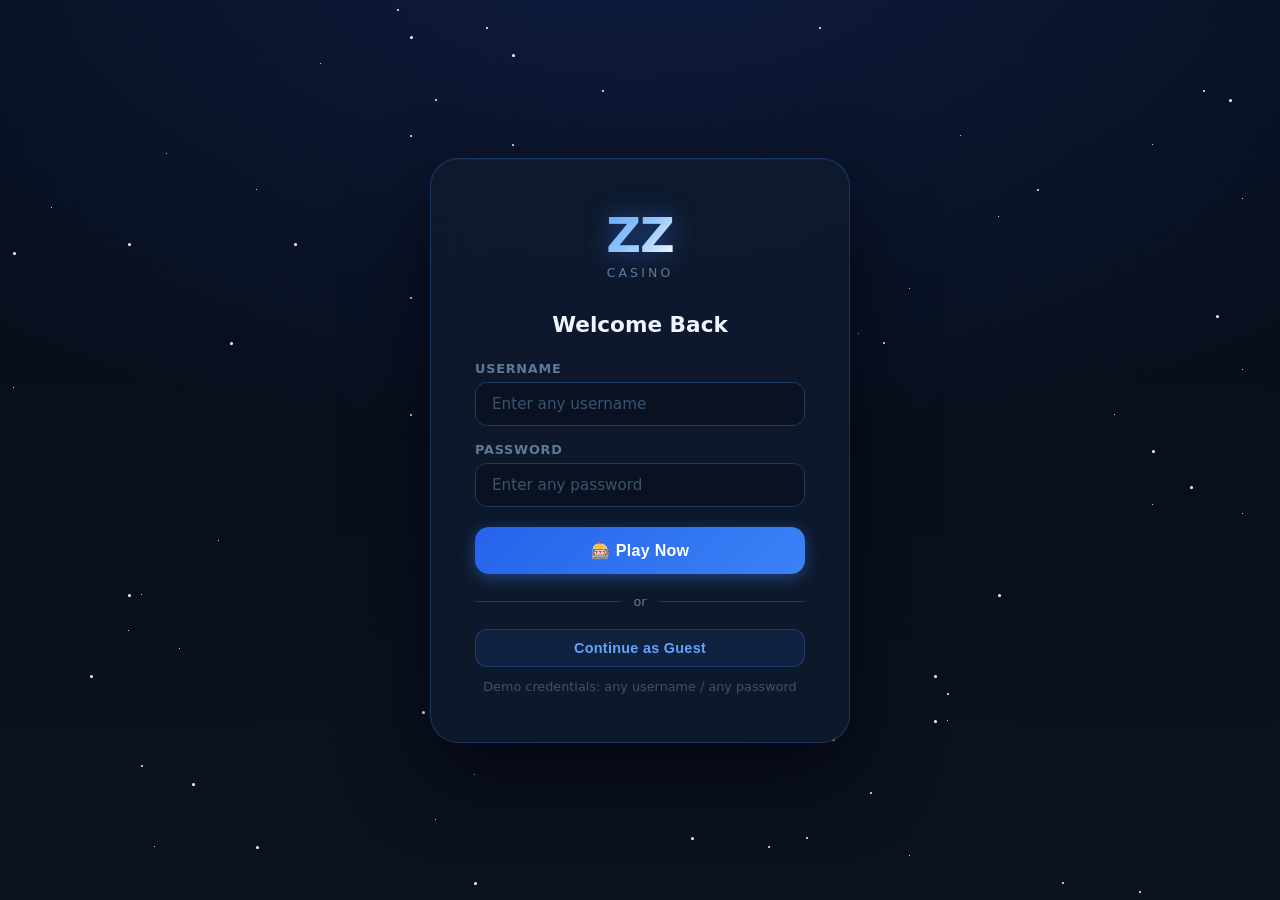
<file: gamble/zz-casino/index.html>
<!DOCTYPE html>
<html lang="en">
<head>
<meta charset="UTF-8">
<meta name="viewport" content="width=device-width, initial-scale=1.0">
<title>ZZ Casino – Play & Win</title>
<style>
/* ============================================================
   CSS VARIABLES & RESET
   ============================================================ */
:root {
  --bg-deep:     #060d1a;
  --bg-base:     #0b1220;
  --bg-card:     #0f1b2e;
  --bg-panel:    #111e35;
  --bg-raised:   #162540;
  --border:      #1e3a5f;
  --border-glow: #3b82f6;
  --blue-dim:    #1e3a8a;
  --blue-mid:    #2563eb;
  --blue:        #3b82f6;
  --blue-light:  #60a5fa;
  --blue-pale:   #93c5fd;
  --gold:        #f59e0b;
  --gold-light:  #fcd34d;
  --green:       #10b981;
  --red:         #ef4444;
  --text-bright: #f0f6ff;
  --text-main:   #c8d9f0;
  --text-muted:  #5e7a99;
  --text-dim:    #3a546e;
  --shadow-blue: 0 0 20px rgba(59,130,246,.3);
  --shadow-gold: 0 0 20px rgba(245,158,11,.4);
  --radius:      12px;
  --radius-lg:   20px;
  --radius-xl:   28px;
  --transition:  .22s cubic-bezier(.4,0,.2,1);
  --font-main:   'Segoe UI', system-ui, sans-serif;
}

*, *::before, *::after { box-sizing: border-box; margin: 0; padding: 0; }
html, body { height: 100%; overflow: hidden; }
body {
  font-family: var(--font-main);
  background: var(--bg-deep);
  color: var(--text-main);
  user-select: none;
  -webkit-tap-highlight-color: transparent;
}

::-webkit-scrollbar { width: 5px; height: 5px; }
::-webkit-scrollbar-track { background: var(--bg-base); }
::-webkit-scrollbar-thumb { background: var(--blue-dim); border-radius: 3px; }

.hidden { display: none !important; }
.flex   { display: flex; }
.col    { flex-direction: column; }
.center { align-items: center; justify-content: center; }
.gap-4  { gap: 4px; }
.gap-8  { gap: 8px; }
.gap-12 { gap: 12px; }
.gap-16 { gap: 16px; }
.w100   { width: 100%; }
.relative { position: relative; }

/* BUTTONS */
.btn {
  display: inline-flex; align-items: center; justify-content: center;
  gap: 6px; padding: 10px 20px; border-radius: var(--radius);
  font-weight: 600; font-size: .9rem; cursor: pointer;
  border: none; transition: var(--transition);
  letter-spacing: .02em;
}
.btn:active { transform: scale(.97); }
.btn-primary {
  background: linear-gradient(135deg, var(--blue-mid), var(--blue));
  color: #fff; box-shadow: 0 4px 16px rgba(59,130,246,.4);
}
.btn-primary:hover { box-shadow: 0 6px 24px rgba(59,130,246,.6); filter: brightness(1.1); }
.btn-ghost {
  background: rgba(59,130,246,.1); color: var(--blue-light);
  border: 1px solid rgba(59,130,246,.25);
}
.btn-ghost:hover { background: rgba(59,130,246,.18); border-color: rgba(59,130,246,.5); }
.btn-gold {
  background: linear-gradient(135deg, #d97706, var(--gold));
  color: #1a0c00; box-shadow: 0 4px 16px rgba(245,158,11,.4);
}
.btn-gold:hover { box-shadow: var(--shadow-gold); filter: brightness(1.1); }
.btn-danger {
  background: linear-gradient(135deg, #b91c1c, var(--red));
  color: #fff; box-shadow: 0 4px 16px rgba(239,68,68,.35);
}
.btn-danger:hover { filter: brightness(1.1); }
.btn-green {
  background: linear-gradient(135deg, #059669, var(--green));
  color: #fff; box-shadow: 0 4px 16px rgba(16,185,129,.35);
}
.btn-green:hover { filter: brightness(1.1); }
.btn-sm { padding: 7px 14px; font-size: .82rem; }
.btn-lg { padding: 14px 32px; font-size: 1rem; border-radius: 14px; }
.btn-icon { padding: 8px; border-radius: 8px; }
.btn:disabled { opacity: .45; cursor: not-allowed; pointer-events: none; }

/* SCREEN SYSTEM */
.screen {
  position: fixed; inset: 0;
  display: flex; align-items: center; justify-content: center;
  transition: opacity .45s ease, transform .45s ease;
}
.screen.fade-out { opacity: 0; pointer-events: none; transform: scale(.97); }
.screen.fade-in  { opacity: 1; pointer-events: all; transform: scale(1); }
#screen-app {
  flex-direction: column; align-items: stretch; justify-content: flex-start;
  overflow: hidden;
}

/* LOGIN */
#screen-login {
  background: radial-gradient(ellipse 80% 60% at 50% -10%, #1e3a8a55, transparent),
              linear-gradient(180deg, #060d1a 0%, #0b1220 100%);
}
.login-stars { position: absolute; inset: 0; overflow: hidden; pointer-events: none; }
.star {
  position: absolute; background: #fff; border-radius: 50%;
  animation: twinkle var(--d, 3s) ease-in-out infinite;
}
@keyframes twinkle {
  0%,100% { opacity: .15; transform: scale(1); }
  50%      { opacity: .7;  transform: scale(1.4); }
}
.login-box {
  position: relative; z-index: 2;
  background: rgba(15,27,46,.85);
  border: 1px solid rgba(59,130,246,.25);
  border-radius: var(--radius-xl);
  padding: 48px 44px;
  width: min(420px, calc(100vw - 32px));
  backdrop-filter: blur(20px);
  box-shadow: 0 32px 80px rgba(0,0,10,.6), inset 0 1px 0 rgba(255,255,255,.05);
}
.login-logo { text-align: center; margin-bottom: 32px; }
.logo-zz {
  font-size: 3rem; font-weight: 900; letter-spacing: -.02em;
  background: linear-gradient(135deg, var(--blue-light), var(--blue-pale), #fff);
  -webkit-background-clip: text; -webkit-text-fill-color: transparent; background-clip: text;
  display: inline-block;
  filter: drop-shadow(0 0 12px rgba(59,130,246,.5));
}
.logo-sub { font-size: .78rem; letter-spacing: .25em; text-transform: uppercase; color: var(--text-muted); margin-top: 2px; }
.login-title { font-size: 1.35rem; font-weight: 700; color: var(--text-bright); margin-bottom: 24px; text-align: center; }
.form-field { margin-bottom: 16px; }
.form-field label {
  display: block; font-size: .8rem; font-weight: 600;
  color: var(--text-muted); text-transform: uppercase; letter-spacing: .06em; margin-bottom: 6px;
}
.form-input {
  width: 100%; padding: 12px 16px;
  background: rgba(11,18,32,.8);
  border: 1px solid var(--border);
  border-radius: var(--radius); color: var(--text-bright);
  font-size: .95rem; font-family: var(--font-main);
  transition: var(--transition); outline: none;
}
.form-input:focus { border-color: var(--blue); box-shadow: 0 0 0 3px rgba(59,130,246,.15); }
.form-input::placeholder { color: var(--text-dim); }
.login-divider { display: flex; align-items: center; gap: 12px; margin: 20px 0; }
.login-divider::before, .login-divider::after { content: ''; flex: 1; height: 1px; background: var(--border); }
.login-divider span { color: var(--text-muted); font-size: .8rem; }
.login-hint { text-align: center; font-size: .8rem; color: var(--text-dim); margin-top: 12px; }

/* SPLASH */
#screen-splash { background: var(--bg-deep); flex-direction: column; gap: 32px; }
.splash-logo {
  font-size: 5rem; font-weight: 900; letter-spacing: -.03em;
  background: linear-gradient(135deg, #60a5fa, #93c5fd, #fff);
  -webkit-background-clip: text; -webkit-text-fill-color: transparent; background-clip: text;
  animation: splashPulse 1.5s ease-in-out infinite;
  filter: drop-shadow(0 0 24px rgba(59,130,246,.7));
}
@keyframes splashPulse {
  0%,100% { filter: drop-shadow(0 0 16px rgba(59,130,246,.5)); }
  50%      { filter: drop-shadow(0 0 36px rgba(59,130,246,.9)); }
}
.splash-text { color: var(--text-muted); font-size: .9rem; letter-spacing: .08em; text-transform: uppercase; }
.progress-track { width: 280px; height: 4px; background: var(--bg-raised); border-radius: 4px; overflow: hidden; }
.progress-bar {
  height: 100%; background: linear-gradient(90deg, var(--blue-mid), var(--blue), var(--blue-light));
  border-radius: 4px; width: 0; box-shadow: 0 0 10px var(--blue); transition: width .08s linear;
}

/* APP SHELL */
#screen-app { display: flex !important; flex-direction: column; }
.app-header {
  height: 60px; flex-shrink: 0;
  background: linear-gradient(90deg, var(--bg-panel), var(--bg-raised));
  border-bottom: 1px solid var(--border);
  display: flex; align-items: center;
  padding: 0 16px; gap: 12px; z-index: 100;
}
.header-logo { display: flex; align-items: center; gap: 8px; text-decoration: none; }
.header-zz {
  font-size: 1.5rem; font-weight: 900;
  background: linear-gradient(135deg, var(--blue-light), var(--blue-pale));
  -webkit-background-clip: text; -webkit-text-fill-color: transparent; background-clip: text;
  filter: drop-shadow(0 0 6px rgba(59,130,246,.5));
}
.header-casino { font-size: .65rem; letter-spacing: .2em; color: var(--text-muted); text-transform: uppercase; }
.header-spacer { flex: 1; }
.balance-chip {
  display: flex; align-items: center; gap: 8px;
  background: rgba(15,27,46,.9); border: 1px solid var(--border);
  border-radius: 30px; padding: 6px 14px;
}
.balance-icon { font-size: 1.1rem; }
.balance-label { font-size: .7rem; color: var(--text-muted); text-transform: uppercase; letter-spacing: .06em; }
.balance-value {
  font-size: 1rem; font-weight: 700; color: var(--gold-light);
  font-variant-numeric: tabular-nums; transition: color .3s;
}
.balance-value.win-flash { color: var(--green); }
.balance-value.lose-flash { color: var(--red); }
.hamburger { display: none; flex-direction: column; gap: 5px; cursor: pointer; padding: 6px; }
.hamburger span { width: 22px; height: 2px; background: var(--text-main); border-radius: 2px; transition: var(--transition); }

.app-body { flex: 1; display: flex; overflow: hidden; }
.sidebar {
  width: 220px; flex-shrink: 0;
  background: var(--bg-panel); border-right: 1px solid var(--border);
  display: flex; flex-direction: column; overflow-y: auto; overflow-x: hidden;
  transition: transform .3s ease, width .3s ease; z-index: 50;
}
.sidebar.collapsed { width: 0; overflow: hidden; }
.nav-section-label {
  font-size: .65rem; font-weight: 700; letter-spacing: .12em;
  text-transform: uppercase; color: var(--text-dim); padding: 20px 16px 8px;
}
.nav-item {
  display: flex; align-items: center; gap: 12px;
  padding: 11px 16px; cursor: pointer;
  border-left: 3px solid transparent;
  transition: var(--transition); color: var(--text-muted);
  font-size: .88rem; font-weight: 500; white-space: nowrap;
}
.nav-item:hover { background: rgba(59,130,246,.07); color: var(--text-main); }
.nav-item.active { background: rgba(59,130,246,.12); color: var(--blue-light); border-left-color: var(--blue); }
.nav-item .nav-icon { font-size: 1.1rem; min-width: 22px; text-align: center; }
.nav-item .nav-badge {
  margin-left: auto; background: var(--blue); color: #fff;
  font-size: .65rem; font-weight: 700; padding: 2px 7px; border-radius: 10px;
}
.nav-item .nav-badge.hot { background: var(--red); }
.nav-item .nav-badge.new { background: var(--green); }
.sidebar-stats { margin-top: auto; padding: 16px; border-top: 1px solid var(--border); }
.stat-row { display: flex; justify-content: space-between; padding: 4px 0; font-size: .8rem; }
.stat-label { color: var(--text-muted); }
.stat-value { font-weight: 600; }
.stat-value.positive { color: var(--green); }
.stat-value.negative { color: var(--red); }

.main-content { flex: 1; overflow-y: auto; overflow-x: hidden; padding: 20px; background: var(--bg-base); }
.game-page { display: none; animation: fadeSlide .3s ease; }
.game-page.active { display: block; }
@keyframes fadeSlide {
  from { opacity: 0; transform: translateY(8px); }
  to   { opacity: 1; transform: translateY(0); }
}
.page-title {
  font-size: 1.4rem; font-weight: 800; color: var(--text-bright);
  margin-bottom: 20px; display: flex; align-items: center; gap: 10px;
}
.page-title-icon { font-size: 1.6rem; }

/* ============================================================
   TEXAS HOLD'EM
   ============================================================ */
#page-holdem { max-width: 960px; margin: 0 auto; }
.poker-table-wrap { position: relative; width: 100%; padding-bottom: 56%; margin-bottom: 20px; }
.poker-table {
  position: absolute; inset: 0;
  background: radial-gradient(ellipse 70% 60% at 50% 50%, #0d4a2a, #0a3820, #082d18);
  border-radius: 50%; border: 8px solid #1a5c34;
  box-shadow: inset 0 2px 8px rgba(0,0,0,.5), inset 0 -2px 4px rgba(255,255,255,.03),
    0 0 0 4px #0f3d22, 0 0 60px rgba(0,0,0,.8), 0 20px 80px rgba(0,0,0,.5);
  overflow: hidden;
}
.poker-table::before { content: ''; position: absolute; inset: 12px; border-radius: 50%; border: 2px solid rgba(255,255,255,.04); }
.table-logo {
  position: absolute; top: 50%; left: 50%; transform: translate(-50%,-50%);
  font-size: 1.8rem; font-weight: 900; letter-spacing: -.02em;
  background: linear-gradient(135deg, rgba(59,130,246,.3), rgba(147,197,253,.2));
  -webkit-background-clip: text; -webkit-text-fill-color: transparent; background-clip: text;
  pointer-events: none;
}
.community-area {
  position: absolute; top: 50%; left: 50%; transform: translate(-50%, -55%);
  display: flex; flex-direction: column; align-items: center; gap: 8px;
}
.community-cards { display: flex; gap: 6px; align-items: center; }
.pot-display {
  background: rgba(0,0,0,.5); border: 1px solid rgba(255,215,0,.3);
  border-radius: 20px; padding: 4px 14px;
  font-size: .8rem; font-weight: 700; color: var(--gold-light); white-space: nowrap;
}
.player-seat { position: absolute; display: flex; flex-direction: column; align-items: center; gap: 4px; transition: var(--transition); }
.seat-top    { top: 4%; left: 50%; transform: translateX(-50%); }
.seat-top-l  { top: 12%; left: 18%; }
.seat-top-r  { top: 12%; right: 18%; }
.seat-bottom { bottom: 3%; left: 50%; transform: translateX(-50%); }
.seat-cards  { display: flex; gap: 4px; margin-bottom: 2px; }
.seat-info {
  background: rgba(0,0,0,.7); border: 1px solid rgba(255,255,255,.1);
  border-radius: 10px; padding: 4px 10px; text-align: center; min-width: 80px; position: relative;
}
.seat-info.active-turn { border-color: var(--gold); box-shadow: 0 0 12px rgba(245,158,11,.4); }
.seat-info.dealer-btn::after {
  content: 'D'; position: absolute; top: -8px; right: -8px;
  background: var(--gold); color: #1a0c00; border-radius: 50%;
  width: 18px; height: 18px; font-size: .65rem; font-weight: 900;
  display: flex; align-items: center; justify-content: center;
}
.seat-name { font-size: .72rem; color: var(--text-muted); }
.seat-stack { font-size: .82rem; font-weight: 700; color: var(--text-bright); }
.seat-bet { font-size: .7rem; color: var(--gold-light); min-height: 16px; }
.seat-status { font-size: .68rem; padding: 1px 6px; border-radius: 8px; font-weight: 600; }
.seat-status.folded { background: rgba(239,68,68,.2); color: var(--red); }
.seat-status.winner { background: rgba(16,185,129,.2); color: var(--green); }

/* PLAYING CARDS */
.card {
  width: 44px; height: 62px; border-radius: 6px;
  display: flex; flex-direction: column; align-items: center; justify-content: center;
  font-size: .9rem; font-weight: 700; position: relative; cursor: default;
  transition: transform .15s, box-shadow .15s; flex-shrink: 0;
}
.card-face { background: #fff; color: #111; box-shadow: 0 2px 8px rgba(0,0,0,.4), inset 0 1px 0 rgba(255,255,255,.8); }
.card-face.red { color: #dc2626; }
.card-face.black { color: #111; }
.card-back { background: linear-gradient(135deg, #1e3a8a, #2563eb); box-shadow: 0 2px 8px rgba(0,0,0,.4); }
.card-back::after { content: 'ZZ'; color: rgba(255,255,255,.2); font-size: .7rem; font-weight: 900; }
.card-rank { position: absolute; top: 3px; left: 5px; font-size: .75rem; line-height: 1; }
.card-suit { position: absolute; bottom: 3px; right: 5px; font-size: .75rem; line-height: 1; transform: rotate(180deg); }
.card-center { font-size: 1.4rem; line-height: 1; }
.card.highlight { transform: translateY(-6px); box-shadow: 0 8px 20px rgba(245,158,11,.6), 0 0 0 2px var(--gold) !important; }
.card.dealt { animation: dealCard .3s cubic-bezier(.22,.68,0,1.2); }
@keyframes dealCard {
  from { opacity: 0; transform: scale(.5) translateY(-20px) rotate(-10deg); }
  to   { opacity: 1; transform: scale(1) translateY(0) rotate(0deg); }
}
.community-cards .card { width: 52px; height: 72px; font-size: 1rem; }
.community-cards .card .card-rank { font-size: .85rem; }
.community-cards .card .card-suit { font-size: .85rem; }
.community-cards .card .card-center { font-size: 1.6rem; }

/* POKER CONTROLS */
.poker-controls { background: var(--bg-card); border: 1px solid var(--border); border-radius: var(--radius-lg); padding: 16px; }
.phase-info { display: flex; align-items: center; gap: 12px; margin-bottom: 14px; }
.phase-badge {
  background: rgba(59,130,246,.15); border: 1px solid rgba(59,130,246,.3);
  color: var(--blue-light); font-size: .75rem; font-weight: 700;
  padding: 4px 12px; border-radius: 20px; text-transform: uppercase; letter-spacing: .06em;
}
.phase-msg { font-size: .85rem; color: var(--text-muted); flex: 1; }
.controls-row { display: flex; flex-wrap: wrap; gap: 10px; align-items: center; }
.bet-controls {
  display: flex; align-items: center; gap: 6px;
  background: rgba(6,13,26,.8); border: 1px solid var(--border);
  border-radius: 10px; padding: 4px;
}
.bet-input {
  width: 90px; padding: 6px 8px; text-align: center;
  background: transparent; border: none; outline: none;
  color: var(--text-bright); font-size: .9rem; font-weight: 700; font-family: var(--font-main);
}
.bet-step {
  width: 28px; height: 28px; border-radius: 7px;
  background: rgba(59,130,246,.15); color: var(--blue-light);
  border: none; cursor: pointer; font-size: 1rem; font-weight: 700;
  display: flex; align-items: center; justify-content: center; transition: var(--transition);
}
.bet-step:hover { background: rgba(59,130,246,.3); }
.quick-bets { display: flex; gap: 5px; }
.action-btns { display: flex; gap: 8px; flex-wrap: wrap; }
.log-area {
  margin-top: 14px; max-height: 100px; overflow-y: auto;
  background: rgba(6,13,26,.6); border-radius: 8px; padding: 8px 12px;
  font-size: .78rem; color: var(--text-muted);
  display: flex; flex-direction: column; gap: 2px;
}
.log-entry { line-height: 1.5; }
.log-entry.important { color: var(--blue-light); }
.log-entry.win { color: var(--green); font-weight: 600; }
.log-entry.lose { color: var(--red); font-weight: 600; }

/* BLACKJACK */
#page-blackjack { max-width: 800px; margin: 0 auto; }
.bj-table {
  background: radial-gradient(ellipse 80% 70% at 50% 50%, #0d3320, #082515);
  border-radius: var(--radius-xl); border: 6px solid #1a5c34;
  padding: 28px 20px; margin-bottom: 20px; min-height: 280px; position: relative;
  box-shadow: inset 0 2px 8px rgba(0,0,0,.4), 0 20px 60px rgba(0,0,0,.5);
}
.bj-hand-label { font-size: .7rem; text-transform: uppercase; letter-spacing: .1em; color: rgba(255,255,255,.4); margin-bottom: 8px; }
.bj-score {
  display: inline-block; background: rgba(0,0,0,.6); border: 1px solid rgba(255,255,255,.1);
  border-radius: 8px; padding: 2px 10px; font-size: .82rem; font-weight: 700; color: var(--text-bright); margin-left: 8px;
}
.bj-score.bust { color: var(--red); border-color: var(--red); }
.bj-score.blackjack { color: var(--gold); border-color: var(--gold); }
.bj-cards { display: flex; flex-wrap: wrap; gap: 6px; min-height: 72px; margin-bottom: 16px; }
.bj-result {
  position: absolute; top: 50%; left: 50%; transform: translate(-50%,-50%);
  background: rgba(0,0,0,.85); border: 2px solid var(--blue);
  border-radius: var(--radius-lg); padding: 16px 32px;
  font-size: 1.4rem; font-weight: 800; text-align: center;
  box-shadow: var(--shadow-blue); z-index: 10; display: none;
}
.bj-result.show { display: block; }
.bj-result.win  { border-color: var(--green); color: var(--green); }
.bj-result.lose { border-color: var(--red);   color: var(--red); }
.bj-result.push { border-color: var(--gold);  color: var(--gold); }
.bj-controls {
  background: var(--bg-card); border: 1px solid var(--border);
  border-radius: var(--radius-lg); padding: 16px;
  display: flex; flex-wrap: wrap; gap: 12px; align-items: center;
}
.bj-bet-display {
  background: rgba(245,158,11,.1); border: 1px solid rgba(245,158,11,.3);
  border-radius: 10px; padding: 8px 16px; font-size: .9rem; color: var(--gold-light); font-weight: 700;
}

/* COINFLIP */
#page-coinflip { max-width: 600px; margin: 0 auto; }
.coin-arena {
  background: var(--bg-card); border: 1px solid var(--border);
  border-radius: var(--radius-xl); padding: 40px 20px;
  text-align: center; margin-bottom: 20px; position: relative; overflow: hidden;
}
.coin-arena::before {
  content: ''; position: absolute; inset: 0;
  background: radial-gradient(ellipse 60% 40% at 50% 100%, rgba(59,130,246,.06), transparent);
  pointer-events: none;
}
.coin-wrap { perspective: 600px; display: inline-block; margin: 20px 0; }
.coin { width: 120px; height: 120px; border-radius: 50%; position: relative; transform-style: preserve-3d; transition: transform 1.5s cubic-bezier(.42,0,.08,1); }
.coin.flipping { animation: coinFlip 1.4s ease-in-out; }
@keyframes coinFlip {
  0%   { transform: rotateY(0); }
  100% { transform: rotateY(var(--flips, 1440deg)); }
}
.coin-face, .coin-tail {
  position: absolute; inset: 0; border-radius: 50%;
  display: flex; align-items: center; justify-content: center;
  font-size: 2.4rem; font-weight: 900; backface-visibility: hidden;
}
.coin-face { background: radial-gradient(circle at 35% 35%, #fcd34d, #f59e0b, #d97706); box-shadow: inset -4px -4px 12px rgba(0,0,0,.3), 0 4px 20px rgba(245,158,11,.4); }
.coin-tail { background: radial-gradient(circle at 35% 35%, #e2e8f0, #94a3b8, #64748b); box-shadow: inset -4px -4px 12px rgba(0,0,0,.3), 0 4px 20px rgba(148,163,184,.3); transform: rotateY(180deg); }
.coin-choice-btns { display: flex; gap: 12px; justify-content: center; flex-wrap: wrap; }
.coin-choice {
  padding: 12px 28px; border-radius: var(--radius); font-weight: 700;
  cursor: pointer; border: 2px solid var(--border);
  transition: var(--transition); color: var(--text-main); background: var(--bg-raised); font-size: .9rem;
}
.coin-choice:hover { border-color: var(--blue); color: var(--blue-light); }
.coin-choice.selected { border-color: var(--gold); color: var(--gold-light); background: rgba(245,158,11,.1); box-shadow: var(--shadow-gold); }
.coin-result-text { font-size: 1.3rem; font-weight: 800; min-height: 36px; transition: var(--transition); }
.coin-result-text.win  { color: var(--green); }
.coin-result-text.lose { color: var(--red); }

/* MINES */
#page-mines { max-width: 700px; margin: 0 auto; }
.mines-layout { display: grid; grid-template-columns: 1fr 240px; gap: 16px; }
@media (max-width: 640px) { .mines-layout { grid-template-columns: 1fr; } }
.mines-grid {
  display: grid; grid-template-columns: repeat(5, 1fr); gap: 8px;
  background: var(--bg-card); border: 1px solid var(--border);
  border-radius: var(--radius-lg); padding: 16px;
}
.mine-cell {
  aspect-ratio: 1; border-radius: 10px;
  background: var(--bg-raised); border: 1px solid var(--border);
  display: flex; align-items: center; justify-content: center;
  font-size: 1.4rem; cursor: pointer; transition: var(--transition);
}
.mine-cell:not(.revealed):not(.game-over):hover { background: rgba(59,130,246,.15); border-color: var(--blue); transform: scale(1.04); box-shadow: 0 0 10px rgba(59,130,246,.2); }
.mine-cell.gem { background: rgba(16,185,129,.15); border-color: var(--green); animation: gemReveal .25s ease; }
@keyframes gemReveal { from { transform: scale(.6); opacity: .5; } to { transform: scale(1); opacity: 1; } }
.mine-cell.mine-hit { background: rgba(239,68,68,.2); border-color: var(--red); animation: mineShake .3s ease; }
@keyframes mineShake { 0%,100% { transform: translateX(0); } 25% { transform: translateX(-5px); } 75% { transform: translateX(5px); } }
.mine-cell.revealed { cursor: default; }
.mines-panel {
  background: var(--bg-card); border: 1px solid var(--border);
  border-radius: var(--radius-lg); padding: 16px;
  display: flex; flex-direction: column; gap: 12px;
}
.mines-stat { display: flex; justify-content: space-between; font-size: .85rem; }
.mines-multiplier { font-size: 2rem; font-weight: 800; color: var(--gold-light); text-align: center; text-shadow: 0 0 20px rgba(245,158,11,.4); }
.mines-count-row { display: flex; flex-direction: column; gap: 4px; }
.mines-count-row label { font-size: .75rem; color: var(--text-muted); text-transform: uppercase; letter-spacing: .06em; }

/* SLOTS */
#page-slots { max-width: 700px; margin: 0 auto; }
.slots-machine {
  background: linear-gradient(180deg, #0f1b2e, #0b1220);
  border: 2px solid var(--border); border-radius: var(--radius-xl);
  padding: 28px 20px; margin-bottom: 20px;
  box-shadow: 0 20px 60px rgba(0,0,0,.5), inset 0 1px 0 rgba(255,255,255,.04);
}
.slots-header { text-align: center; margin-bottom: 20px; font-size: .75rem; letter-spacing: .2em; text-transform: uppercase; color: var(--text-muted); }
.slots-display { display: flex; gap: 8px; justify-content: center; margin-bottom: 20px; }
.reel-wrap { background: rgba(6,13,26,.9); border: 2px solid var(--border); border-radius: 12px; width: 90px; height: 110px; overflow: hidden; position: relative; }
.reel-wrap.spinning { border-color: var(--blue); box-shadow: 0 0 12px rgba(59,130,246,.3); }
.reel-wrap.win-reel { border-color: var(--gold); box-shadow: 0 0 16px rgba(245,158,11,.5); }
.reel { display: flex; flex-direction: column; align-items: center; transition: transform .1s linear; }
.reel-symbol { width: 90px; height: 110px; display: flex; align-items: center; justify-content: center; font-size: 2.8rem; }
.slots-line { position: absolute; top: 50%; left: 0; right: 0; height: 2px; background: rgba(245,158,11,.3); transform: translateY(-50%); pointer-events: none; }
.slots-win-display { text-align: center; min-height: 30px; margin-bottom: 16px; font-size: 1.1rem; font-weight: 700; transition: var(--transition); }
.slots-win-display.winner { color: var(--gold-light); animation: winPulse .6s ease; }
@keyframes winPulse { 0%,100% { transform: scale(1); } 50% { transform: scale(1.06); } }
.slots-controls {
  background: var(--bg-card); border: 1px solid var(--border);
  border-radius: var(--radius-lg); padding: 16px;
  display: flex; flex-wrap: wrap; gap: 12px; align-items: center;
}

/* ============================================================
   PLINKO (FULLY REDONE)
   ============================================================ */
#page-plinko { max-width: 800px; margin: 0 auto; }
.plinko-layout { display: grid; grid-template-columns: 1fr 240px; gap: 16px; align-items: start; }
@media (max-width: 700px) { .plinko-layout { grid-template-columns: 1fr; } }
.plinko-board-wrap {
  background: linear-gradient(180deg, #0a1525, #0d1e33);
  border: 2px solid var(--border); border-radius: var(--radius-xl);
  padding: 20px 16px 8px; position: relative; overflow: hidden;
}
.plinko-board-wrap::before {
  content: ''; position: absolute; top: 0; left: 0; right: 0; height: 3px;
  background: linear-gradient(90deg, transparent, var(--blue), transparent);
}
#plinko-canvas { display: block; width: 100%; height: auto; }
.plinko-buckets {
  display: flex; gap: 4px; padding: 0 4px 8px;
}
.plinko-bucket {
  flex: 1; text-align: center; padding: 5px 2px;
  border-radius: 6px; font-size: .65rem; font-weight: 800;
  transition: var(--transition); border: 1px solid transparent;
}
.plinko-bucket.hit { animation: bucketHit .4s ease; }
@keyframes bucketHit { 0%,100% { transform: scaleY(1); } 50% { transform: scaleY(1.15); } }
.plinko-panel {
  background: var(--bg-card); border: 1px solid var(--border);
  border-radius: var(--radius-lg); padding: 18px;
  display: flex; flex-direction: column; gap: 14px;
}
.plinko-stat-box {
  background: var(--bg-raised); border-radius: var(--radius);
  padding: 12px; text-align: center;
}
.plinko-stat-box .label { font-size: .7rem; color: var(--text-muted); text-transform: uppercase; letter-spacing: .06em; margin-bottom: 4px; }
.plinko-stat-box .value { font-size: 1.4rem; font-weight: 800; color: var(--gold-light); }
.plinko-risk-btns { display: flex; gap: 6px; }
.plinko-risk-btn {
  flex: 1; padding: 7px 4px; border-radius: 8px; font-size: .75rem; font-weight: 700;
  cursor: pointer; border: 1px solid var(--border); background: var(--bg-raised);
  color: var(--text-muted); transition: var(--transition); text-align: center;
}
.plinko-risk-btn:hover { border-color: var(--blue); color: var(--blue-light); }
.plinko-risk-btn.active { background: rgba(59,130,246,.15); border-color: var(--blue); color: var(--blue-light); }
.plinko-risk-btn.active.med { background: rgba(245,158,11,.1); border-color: var(--gold); color: var(--gold-light); }
.plinko-risk-btn.active.high { background: rgba(239,68,68,.1); border-color: var(--red); color: var(--red); }
.plinko-ball-indicator { display: flex; gap: 5px; flex-wrap: wrap; min-height: 24px; }
.plinko-ball-dot {
  width: 10px; height: 10px; border-radius: 50%; background: var(--blue);
  box-shadow: 0 0 6px var(--blue);
}

/* ============================================================
   ROULETTE (FULLY REDONE)
   ============================================================ */
#page-roulette { max-width: 900px; margin: 0 auto; }
.roulette-layout { display: grid; grid-template-columns: 1fr 1fr; gap: 20px; align-items: start; }
@media (max-width: 700px) { .roulette-layout { grid-template-columns: 1fr; } }
.roulette-wheel-wrap {
  background: var(--bg-card); border: 1px solid var(--border);
  border-radius: var(--radius-xl); padding: 24px;
  display: flex; flex-direction: column; align-items: center; gap: 16px;
}
.roulette-wheel-container { position: relative; width: 240px; height: 240px; }
#roulette-canvas { border-radius: 50%; display: block; }
.roulette-pointer {
  position: absolute; top: -12px; left: 50%; transform: translateX(-50%);
  width: 0; height: 0;
  border-left: 10px solid transparent;
  border-right: 10px solid transparent;
  border-top: 24px solid var(--gold);
  filter: drop-shadow(0 2px 4px rgba(245,158,11,.6));
  z-index: 10;
}
.roulette-result-display {
  background: var(--bg-raised); border: 1px solid var(--border);
  border-radius: var(--radius); padding: 10px 20px;
  font-size: 1.3rem; font-weight: 900; min-width: 120px; text-align: center;
  transition: var(--transition);
}
.roulette-result-display.red-num { color: var(--red); border-color: rgba(239,68,68,.4); }
.roulette-result-display.black-num { color: var(--text-bright); border-color: rgba(255,255,255,.2); }
.roulette-result-display.green-num { color: var(--green); border-color: rgba(16,185,129,.4); }
.roulette-history { display: flex; gap: 5px; flex-wrap: wrap; justify-content: center; }
.roulette-hist-dot {
  width: 26px; height: 26px; border-radius: 50%;
  display: flex; align-items: center; justify-content: center;
  font-size: .65rem; font-weight: 800;
}
.roulette-hist-dot.r { background: rgba(239,68,68,.25); color: var(--red); border: 1px solid rgba(239,68,68,.4); }
.roulette-hist-dot.b { background: rgba(255,255,255,.08); color: var(--text-bright); border: 1px solid rgba(255,255,255,.2); }
.roulette-hist-dot.g { background: rgba(16,185,129,.2); color: var(--green); border: 1px solid rgba(16,185,129,.4); }

.roulette-betting { display: flex; flex-direction: column; gap: 14px; }
.roulette-bet-section {
  background: var(--bg-card); border: 1px solid var(--border);
  border-radius: var(--radius-lg); padding: 16px;
}
.roulette-section-title { font-size: .72rem; text-transform: uppercase; letter-spacing: .1em; color: var(--text-muted); margin-bottom: 10px; font-weight: 700; }
.roulette-outside-bets { display: grid; grid-template-columns: 1fr 1fr; gap: 6px; }
.r-bet-btn {
  padding: 10px 8px; border-radius: 8px; font-size: .8rem; font-weight: 700;
  cursor: pointer; border: 1px solid var(--border); background: var(--bg-raised);
  color: var(--text-muted); transition: var(--transition); text-align: center; position: relative;
}
.r-bet-btn:hover { border-color: var(--blue); color: var(--blue-light); }
.r-bet-btn.selected { border-color: var(--blue); color: var(--blue-light); background: rgba(59,130,246,.12); }
.r-bet-btn.red-bet { border-color: rgba(239,68,68,.3); color: var(--red); }
.r-bet-btn.red-bet.selected { background: rgba(239,68,68,.15); border-color: var(--red); }
.r-bet-btn.black-bet { border-color: rgba(255,255,255,.1); color: var(--text-main); }
.r-bet-btn.black-bet.selected { background: rgba(255,255,255,.08); border-color: rgba(255,255,255,.3); }
.r-bet-btn.green-bet { border-color: rgba(16,185,129,.3); color: var(--green); }
.r-bet-btn.green-bet.selected { background: rgba(16,185,129,.1); border-color: var(--green); }
.r-bet-odds { font-size: .65rem; font-weight: 600; opacity: .7; margin-top: 2px; }
.roulette-number-grid { display: grid; grid-template-columns: repeat(6, 1fr); gap: 4px; }
.r-num-btn {
  aspect-ratio: 1; border-radius: 6px; font-size: .75rem; font-weight: 800;
  cursor: pointer; border: 1px solid transparent; transition: var(--transition);
  display: flex; align-items: center; justify-content: center;
}
.r-num-btn.rn-red { background: rgba(239,68,68,.2); color: var(--red); border-color: rgba(239,68,68,.25); }
.r-num-btn.rn-black { background: rgba(255,255,255,.07); color: var(--text-main); border-color: rgba(255,255,255,.12); }
.r-num-btn.rn-green { background: rgba(16,185,129,.2); color: var(--green); border-color: rgba(16,185,129,.25); }
.r-num-btn:hover { transform: scale(1.1); filter: brightness(1.3); }
.r-num-btn.selected { box-shadow: 0 0 0 2px var(--gold); filter: brightness(1.4); transform: scale(1.08); }
.roulette-controls {
  background: var(--bg-card); border: 1px solid var(--border);
  border-radius: var(--radius-lg); padding: 14px;
  display: flex; gap: 10px; align-items: center; flex-wrap: wrap;
}
.roulette-current-bets { font-size: .82rem; color: var(--text-muted); flex: 1; }
.roulette-current-bets span { color: var(--gold-light); font-weight: 700; }

/* ============================================================
   CRASH
   ============================================================ */
#page-crash { max-width: 800px; margin: 0 auto; }
.crash-layout { display: grid; grid-template-columns: 1fr 240px; gap: 16px; }
@media (max-width: 640px) { .crash-layout { grid-template-columns: 1fr; } }
.crash-graph-wrap {
  background: linear-gradient(180deg, #050e1c, #0a1525);
  border: 2px solid var(--border); border-radius: var(--radius-xl);
  padding: 20px; position: relative; overflow: hidden; min-height: 300px;
}
.crash-graph-wrap::after {
  content: ''; position: absolute; inset: 0; pointer-events: none;
  background: radial-gradient(ellipse 50% 40% at 10% 90%, rgba(59,130,246,.08), transparent);
}
#crash-canvas { display: block; width: 100%; }
.crash-multiplier-display {
  position: absolute; top: 50%; left: 50%; transform: translate(-50%,-50%);
  font-size: 3.5rem; font-weight: 900; letter-spacing: -.02em;
  color: var(--green); text-shadow: 0 0 40px rgba(16,185,129,.5);
  transition: color .2s;
  font-variant-numeric: tabular-nums;
  z-index: 5;
}
.crash-multiplier-display.crashed { color: var(--red); text-shadow: 0 0 40px rgba(239,68,68,.5); animation: crashShake .4s ease; }
@keyframes crashShake {
  0%,100% { transform: translate(-50%,-50%) rotate(0deg); }
  20%     { transform: translate(-50%,-50%) rotate(-3deg) scale(1.1); }
  60%     { transform: translate(-50%,-50%) rotate(3deg) scale(1.05); }
}
.crash-status-badge {
  position: absolute; top: 12px; left: 12px;
  padding: 4px 12px; border-radius: 20px; font-size: .72rem; font-weight: 700; letter-spacing: .06em;
  text-transform: uppercase; z-index: 5;
}
.crash-status-badge.waiting { background: rgba(59,130,246,.2); color: var(--blue-light); border: 1px solid rgba(59,130,246,.3); }
.crash-status-badge.flying  { background: rgba(16,185,129,.2); color: var(--green); border: 1px solid rgba(16,185,129,.3); }
.crash-status-badge.crashed { background: rgba(239,68,68,.2); color: var(--red); border: 1px solid rgba(239,68,68,.3); }
.crash-history { display: flex; gap: 5px; flex-wrap: wrap; margin-top: 12px; }
.crash-hist-pill {
  padding: 3px 10px; border-radius: 12px; font-size: .72rem; font-weight: 700;
}
.crash-hist-pill.safe { background: rgba(16,185,129,.15); color: var(--green); }
.crash-hist-pill.danger { background: rgba(239,68,68,.15); color: var(--red); }
.crash-panel {
  background: var(--bg-card); border: 1px solid var(--border);
  border-radius: var(--radius-lg); padding: 16px;
  display: flex; flex-direction: column; gap: 12px;
}
.crash-auto-row {
  display: flex; align-items: center; gap: 8px; font-size: .82rem;
}
.crash-auto-row label { color: var(--text-muted); flex: 1; }
.crash-auto-input {
  width: 70px; padding: 5px 8px; text-align: center;
  background: var(--bg-raised); border: 1px solid var(--border);
  border-radius: 8px; color: var(--text-bright); font-size: .85rem; font-weight: 700;
  font-family: var(--font-main); outline: none;
}
.crash-potential { text-align: center; }
.crash-potential .label { font-size: .7rem; color: var(--text-muted); text-transform: uppercase; letter-spacing: .06em; }
.crash-potential .value { font-size: 1.8rem; font-weight: 900; color: var(--gold-light); }

/* ============================================================
   CASES (CSGO-STYLE)
   ============================================================ */
#page-cases { max-width: 900px; margin: 0 auto; }
.cases-grid { display: grid; grid-template-columns: repeat(auto-fill, minmax(200px, 1fr)); gap: 14px; margin-bottom: 24px; }
.case-card {
  background: var(--bg-card); border: 1px solid var(--border);
  border-radius: var(--radius-lg); padding: 20px; cursor: pointer;
  transition: var(--transition); text-align: center; position: relative; overflow: hidden;
}
.case-card::before {
  content: ''; position: absolute; inset: 0;
  background: var(--case-color, rgba(59,130,246,.06));
  opacity: 0; transition: opacity .2s;
}
.case-card:hover::before { opacity: 1; }
.case-card:hover { transform: translateY(-4px); box-shadow: 0 12px 40px rgba(0,0,0,.4); }
.case-card-img { font-size: 3.5rem; margin-bottom: 12px; }
.case-card-name { font-size: 1rem; font-weight: 700; color: var(--text-bright); margin-bottom: 4px; }
.case-card-price { font-size: .85rem; color: var(--gold-light); font-weight: 600; }
.case-card-items { font-size: .72rem; color: var(--text-muted); margin-top: 4px; }
.case-rarity-bar { display: flex; height: 3px; border-radius: 2px; overflow: hidden; margin-top: 12px; gap: 2px; }
.case-rarity-bar div { border-radius: 2px; }

/* CASE OPENING */
.case-opening-screen { display: none; flex-direction: column; align-items: center; gap: 20px; }
.case-opening-screen.active { display: flex; }
.case-spinner-wrap {
  width: 100%; overflow: hidden;
  background: var(--bg-card); border: 2px solid var(--border);
  border-radius: var(--radius-xl); padding: 20px 0; position: relative;
}
.case-spinner-wrap::before, .case-spinner-wrap::after {
  content: ''; position: absolute; top: 0; bottom: 0; width: 120px; z-index: 5; pointer-events: none;
}
.case-spinner-wrap::before { left: 0; background: linear-gradient(90deg, var(--bg-card), transparent); }
.case-spinner-wrap::after  { right: 0; background: linear-gradient(-90deg, var(--bg-card), transparent); }
.case-center-line {
  position: absolute; top: 0; bottom: 0; left: 50%; width: 3px;
  background: var(--gold); transform: translateX(-50%); z-index: 6;
  box-shadow: 0 0 12px rgba(245,158,11,.6);
}
.case-spinner-track { display: flex; gap: 10px; padding: 0 20px; width: max-content; transition: transform cubic-bezier(.08,.9,.4,1); }
.case-item {
  width: 120px; height: 120px; border-radius: var(--radius); flex-shrink: 0;
  display: flex; flex-direction: column; align-items: center; justify-content: center;
  background: var(--bg-raised); border: 2px solid var(--border);
  font-size: 2.2rem; gap: 6px; transition: var(--transition);
}
.case-item .item-name { font-size: .65rem; font-weight: 700; color: var(--text-muted); text-align: center; padding: 0 4px; }
.case-item.rarity-common { border-color: #4b5563; }
.case-item.rarity-uncommon { border-color: #2563eb; background: rgba(37,99,235,.1); }
.case-item.rarity-rare { border-color: #7c3aed; background: rgba(124,58,237,.1); }
.case-item.rarity-epic { border-color: #db2777; background: rgba(219,39,119,.1); }
.case-item.rarity-legendary { border-color: var(--gold); background: rgba(245,158,11,.1); box-shadow: 0 0 20px rgba(245,158,11,.2); }
.case-item.winning { animation: itemPop .5s cubic-bezier(.22,.68,0,1.4); }
@keyframes itemPop { from { transform: scale(.8); } 50% { transform: scale(1.12); } to { transform: scale(1); } }

.case-result-popup {
  text-align: center; padding: 24px;
  background: var(--bg-panel); border: 2px solid var(--border);
  border-radius: var(--radius-xl); width: 100%; max-width: 400px;
  display: none;
}
.case-result-popup.show { display: block; animation: fadeSlide .4s ease; }
.case-result-item-icon { font-size: 4rem; margin-bottom: 8px; }
.case-result-item-name { font-size: 1.2rem; font-weight: 800; color: var(--text-bright); margin-bottom: 4px; }
.case-result-item-value { font-size: 1rem; font-weight: 700; margin-bottom: 16px; }
.inventory-grid { display: grid; grid-template-columns: repeat(auto-fill, minmax(100px, 1fr)); gap: 8px; margin-top: 20px; }
.inv-item {
  background: var(--bg-card); border: 1px solid var(--border); border-radius: 10px;
  padding: 10px 6px; text-align: center; font-size: .7rem;
}
.inv-item-icon { font-size: 1.8rem; margin-bottom: 4px; }
.inv-item-name { color: var(--text-muted); margin-bottom: 2px; white-space: nowrap; overflow: hidden; text-overflow: ellipsis; }
.inv-item-val { font-weight: 700; }

/* ============================================================
   DICE
   ============================================================ */
#page-dice { max-width: 700px; margin: 0 auto; }
.dice-arena {
  background: var(--bg-card); border: 1px solid var(--border);
  border-radius: var(--radius-xl); padding: 32px;
  margin-bottom: 20px; text-align: center;
}
.dice-display { display: flex; gap: 20px; justify-content: center; margin-bottom: 24px; }
.die {
  width: 90px; height: 90px; border-radius: 16px;
  background: #fff; display: flex; align-items: center; justify-content: center;
  font-size: 3.5rem;
  box-shadow: 4px 4px 0px rgba(0,0,0,.4), 0 8px 24px rgba(0,0,0,.4);
  transition: var(--transition);
}
.die.rolling { animation: diceRoll .8s ease; }
@keyframes diceRoll {
  0%   { transform: rotateX(0) rotateY(0); }
  25%  { transform: rotateX(180deg) rotateY(90deg); }
  50%  { transform: rotateX(360deg) rotateY(180deg); }
  75%  { transform: rotateX(270deg) rotateY(360deg); }
  100% { transform: rotateX(360deg) rotateY(360deg); }
}
.dice-total {
  font-size: 2.5rem; font-weight: 900; color: var(--text-bright);
  margin-bottom: 8px;
}
.dice-result-label { font-size: 1rem; font-weight: 700; min-height: 28px; transition: var(--transition); }
.dice-result-label.win { color: var(--green); }
.dice-result-label.lose { color: var(--red); }
.dice-bet-grid { display: grid; grid-template-columns: repeat(3, 1fr); gap: 8px; margin-bottom: 20px; }
.dice-bet-opt {
  padding: 14px 8px; border-radius: var(--radius); text-align: center; cursor: pointer;
  border: 1px solid var(--border); background: var(--bg-raised);
  transition: var(--transition); font-size: .88rem; font-weight: 700;
}
.dice-bet-opt:hover { border-color: var(--blue); color: var(--blue-light); }
.dice-bet-opt.selected { border-color: var(--gold); color: var(--gold-light); background: rgba(245,158,11,.08); }
.dice-bet-opt .odds { font-size: .7rem; color: var(--text-muted); font-weight: 400; margin-top: 3px; }

/* ============================================================
   HI-LO
   ============================================================ */
#page-hilo { max-width: 600px; margin: 0 auto; }
.hilo-arena {
  background: var(--bg-card); border: 1px solid var(--border);
  border-radius: var(--radius-xl); padding: 32px 24px;
  margin-bottom: 20px; text-align: center;
}
.hilo-current-card { margin: 24px 0; display: flex; justify-content: center; }
.hilo-current-card .card { width: 90px; height: 126px; font-size: 1.5rem; cursor: default; border-radius: 12px; }
.hilo-current-card .card .card-rank { font-size: 1.1rem; top: 6px; left: 8px; }
.hilo-current-card .card .card-suit { font-size: 1.1rem; bottom: 6px; right: 8px; }
.hilo-current-card .card .card-center { font-size: 2.2rem; }
.hilo-mult { font-size: 2rem; font-weight: 900; color: var(--gold-light); margin-bottom: 8px; }
.hilo-result-txt { font-size: 1rem; font-weight: 700; min-height: 28px; }
.hilo-result-txt.win { color: var(--green); }
.hilo-result-txt.lose { color: var(--red); }
.hilo-choice-row { display: flex; gap: 12px; justify-content: center; flex-wrap: wrap; margin: 16px 0; }
.hilo-btn {
  padding: 14px 28px; border-radius: var(--radius); font-size: 1rem; font-weight: 800;
  cursor: pointer; border: 2px solid; transition: var(--transition);
}
.hilo-btn.higher { border-color: var(--green); color: var(--green); background: rgba(16,185,129,.1); }
.hilo-btn.higher:hover { background: rgba(16,185,129,.2); box-shadow: 0 0 16px rgba(16,185,129,.3); }
.hilo-btn.lower { border-color: var(--red); color: var(--red); background: rgba(239,68,68,.1); }
.hilo-btn.lower:hover { background: rgba(239,68,68,.2); box-shadow: 0 0 16px rgba(239,68,68,.3); }
.hilo-btn.same { border-color: var(--gold); color: var(--gold); background: rgba(245,158,11,.1); }
.hilo-btn.same:hover { background: rgba(245,158,11,.2); }
.hilo-btn:disabled { opacity: .4; pointer-events: none; }
.hilo-streak-bar { display: flex; gap: 4px; justify-content: center; margin-bottom: 8px; flex-wrap: wrap; }
.hilo-streak-dot {
  width: 24px; height: 24px; border-radius: 50%;
  display: flex; align-items: center; justify-content: center; font-size: .65rem; font-weight: 700;
}
.hilo-streak-dot.correct { background: rgba(16,185,129,.25); color: var(--green); border: 1px solid var(--green); }
.hilo-streak-dot.wrong { background: rgba(239,68,68,.25); color: var(--red); border: 1px solid var(--red); }

/* ============================================================
   KENO
   ============================================================ */
#page-keno { max-width: 700px; margin: 0 auto; }
.keno-layout { display: grid; grid-template-columns: 1fr 200px; gap: 16px; }
@media (max-width: 640px) { .keno-layout { grid-template-columns: 1fr; } }
.keno-board {
  background: var(--bg-card); border: 1px solid var(--border);
  border-radius: var(--radius-lg); padding: 16px;
}
.keno-header { text-align: center; margin-bottom: 12px; font-size: .75rem; letter-spacing: .12em; text-transform: uppercase; color: var(--text-muted); }
.keno-grid { display: grid; grid-template-columns: repeat(8, 1fr); gap: 5px; }
.keno-num {
  aspect-ratio: 1; border-radius: 8px; display: flex; align-items: center; justify-content: center;
  font-size: .8rem; font-weight: 700; cursor: pointer;
  border: 1px solid var(--border); background: var(--bg-raised);
  color: var(--text-muted); transition: var(--transition);
}
.keno-num:hover:not(.drawn) { border-color: var(--blue); color: var(--blue-light); transform: scale(1.08); }
.keno-num.picked { background: rgba(59,130,246,.2); border-color: var(--blue); color: var(--blue-light); }
.keno-num.drawn { background: rgba(245,158,11,.15); border-color: var(--gold); color: var(--gold-light); animation: kenoDraw .3s ease; }
.keno-num.hit { background: rgba(16,185,129,.25); border-color: var(--green); color: var(--green); box-shadow: 0 0 10px rgba(16,185,129,.3); }
@keyframes kenoDraw { from { transform: scale(.7); opacity: 0; } to { transform: scale(1); opacity: 1; } }
.keno-panel { background: var(--bg-card); border: 1px solid var(--border); border-radius: var(--radius-lg); padding: 16px; display: flex; flex-direction: column; gap: 12px; }
.keno-stats { display: flex; flex-direction: column; gap: 6px; }
.keno-stat-row { display: flex; justify-content: space-between; font-size: .82rem; }
.keno-stat-row .val { font-weight: 700; }
.keno-payout-table { display: flex; flex-direction: column; gap: 3px; }
.keno-payout-row { display: flex; justify-content: space-between; font-size: .75rem; padding: 3px 6px; border-radius: 5px; }
.keno-payout-row.current-pay { background: rgba(245,158,11,.1); color: var(--gold-light); }

/* ============================================================
   WHEEL OF FORTUNE
   ============================================================ */
#page-wheel { max-width: 700px; margin: 0 auto; }
.wheel-layout { display: grid; grid-template-columns: 1fr 220px; gap: 20px; align-items: start; }
@media (max-width: 640px) { .wheel-layout { grid-template-columns: 1fr; } }
.wheel-wrap {
  background: var(--bg-card); border: 1px solid var(--border);
  border-radius: var(--radius-xl); padding: 24px;
  display: flex; flex-direction: column; align-items: center; gap: 16px;
}
.wheel-container { position: relative; width: 260px; height: 260px; }
#fortune-canvas { display: block; }
.wheel-pointer {
  position: absolute; top: 50%; right: -16px; transform: translateY(-50%);
  width: 0; height: 0;
  border-top: 14px solid transparent;
  border-bottom: 14px solid transparent;
  border-right: 28px solid var(--gold);
  filter: drop-shadow(0 0 6px rgba(245,158,11,.5));
  z-index: 10;
}
.wheel-result { font-size: 1.5rem; font-weight: 900; color: var(--gold-light); text-align: center; min-height: 40px; transition: var(--transition); }
.wheel-result.win { color: var(--green); }
.wheel-result.lose { color: var(--red); }
.wheel-panel { background: var(--bg-card); border: 1px solid var(--border); border-radius: var(--radius-lg); padding: 16px; display: flex; flex-direction: column; gap: 14px; }
.wheel-legend { display: flex; flex-direction: column; gap: 6px; }
.wheel-legend-row { display: flex; align-items: center; gap: 8px; font-size: .8rem; }
.wheel-legend-color { width: 14px; height: 14px; border-radius: 3px; flex-shrink: 0; }
.wheel-legend-label { flex: 1; color: var(--text-muted); }
.wheel-legend-mult { font-weight: 700; color: var(--text-bright); }

/* ============================================================
   DEPOSIT MODAL
   ============================================================ */
.modal-overlay {
  position: fixed; inset: 0; background: rgba(0,0,0,.75);
  display: flex; align-items: center; justify-content: center;
  z-index: 1000; opacity: 0; pointer-events: none; transition: opacity .3s;
}
.modal-overlay.open { opacity: 1; pointer-events: all; }
.modal-box {
  background: var(--bg-panel); border: 1px solid var(--border);
  border-radius: var(--radius-xl); padding: 32px;
  width: min(420px, calc(100vw - 32px));
  box-shadow: 0 32px 80px rgba(0,0,0,.6), var(--shadow-blue);
  transform: translateY(20px) scale(.97); transition: transform .3s ease;
}
.modal-overlay.open .modal-box { transform: translateY(0) scale(1); }
.modal-title { font-size: 1.2rem; font-weight: 700; color: var(--text-bright); margin-bottom: 20px; display: flex; align-items: center; gap: 8px; }
.deposit-amounts { display: flex; flex-wrap: wrap; gap: 8px; margin-bottom: 16px; }
.deposit-amt {
  flex: 1; min-width: 80px; padding: 10px;
  background: var(--bg-raised); border: 1px solid var(--border);
  border-radius: var(--radius); color: var(--text-main); cursor: pointer;
  text-align: center; font-weight: 600; font-size: .9rem; transition: var(--transition);
}
.deposit-amt:hover { border-color: var(--gold); color: var(--gold-light); }
.deposit-amt.selected { border-color: var(--gold); color: var(--gold-light); background: rgba(245,158,11,.1); }
.modal-footer { display: flex; gap: 10px; margin-top: 20px; }

/* TOAST */
#toast-container { position: fixed; top: 70px; right: 16px; display: flex; flex-direction: column; gap: 8px; z-index: 9999; pointer-events: none; }
.toast {
  background: var(--bg-panel); border: 1px solid var(--border); border-radius: var(--radius);
  padding: 12px 18px; font-size: .88rem; font-weight: 600;
  box-shadow: 0 8px 24px rgba(0,0,0,.4);
  display: flex; align-items: center; gap: 8px;
  animation: toastIn .35s cubic-bezier(.22,.68,0,1.2); max-width: 280px;
}
@keyframes toastIn { from { opacity: 0; transform: translateX(50px) scale(.9); } to { opacity: 1; transform: translateX(0) scale(1); } }
.toast.fade-out { animation: toastOut .3s ease forwards; }
@keyframes toastOut { to { opacity: 0; transform: translateX(50px); } }
.toast.t-win  { border-color: var(--green); color: var(--green); }
.toast.t-lose { border-color: var(--red);   color: var(--red); }
.toast.t-info { border-color: var(--blue);  color: var(--blue-light); }

/* FLOAT NUMBERS */
.float-num { position: fixed; pointer-events: none; z-index: 9998; font-size: 1.6rem; font-weight: 900; animation: floatUp 1.5s ease forwards; }
.float-num.win  { color: var(--green); text-shadow: 0 0 20px var(--green); }
.float-num.lose { color: var(--red);   text-shadow: 0 0 20px var(--red); }
@keyframes floatUp { from { opacity: 1; transform: translateY(0) scale(1); } 60% { opacity: 1; transform: translateY(-50px) scale(1.15); } to { opacity: 0; transform: translateY(-100px) scale(.9); } }

/* CONFETTI */
.confetti-particle { position: fixed; width: 8px; height: 8px; border-radius: 2px; pointer-events: none; z-index: 9997; animation: confettiFall var(--dur, 3s) ease-in forwards; }
@keyframes confettiFall { from { transform: translateY(-20px) rotate(0deg); opacity: 1; } to { transform: translateY(110vh) rotate(var(--rot, 360deg)); opacity: 0; } }

/* HOME */
.home-banner {
  background: linear-gradient(135deg, var(--bg-panel), var(--bg-raised));
  border: 1px solid var(--border); border-radius: var(--radius-xl);
  padding: 32px 28px; margin-bottom: 24px; position: relative; overflow: hidden;
}
.home-banner::before {
  content: ''; position: absolute; top: -50%; right: -20%;
  width: 400px; height: 400px;
  background: radial-gradient(circle, rgba(59,130,246,.1), transparent 70%);
  pointer-events: none;
}
.home-banner h2 { font-size: 1.6rem; font-weight: 800; color: var(--text-bright); margin-bottom: 6px; }
.home-banner p  { color: var(--text-muted); font-size: .9rem; margin-bottom: 20px; }
.game-cards-grid { display: grid; grid-template-columns: repeat(auto-fill, minmax(160px, 1fr)); gap: 12px; margin-bottom: 24px; }
.game-card {
  background: var(--bg-card); border: 1px solid var(--border);
  border-radius: var(--radius-lg); padding: 18px 14px;
  cursor: pointer; transition: var(--transition); position: relative; overflow: hidden;
}
.game-card::before { content: ''; position: absolute; inset: 0; background: var(--gc-color, rgba(59,130,246,.06)); opacity: 0; transition: opacity .2s; }
.game-card:hover::before { opacity: 1; }
.game-card:hover { border-color: rgba(59,130,246,.4); transform: translateY(-3px); box-shadow: var(--shadow-blue); }
.game-card-icon { font-size: 2.2rem; margin-bottom: 10px; }
.game-card-name { font-size: .9rem; font-weight: 700; color: var(--text-bright); margin-bottom: 4px; }
.game-card-desc { font-size: .74rem; color: var(--text-muted); }
.game-card-badge {
  position: absolute; top: 8px; right: 8px;
  font-size: .6rem; font-weight: 700; letter-spacing: .06em; text-transform: uppercase;
  padding: 2px 7px; border-radius: 8px;
}
.game-card-badge.hot { background: rgba(239,68,68,.2); color: var(--red); border: 1px solid rgba(239,68,68,.3); }
.game-card-badge.new { background: rgba(16,185,129,.2); color: var(--green); border: 1px solid rgba(16,185,129,.3); }

/* RESPONSIVE */
@media (max-width: 768px) {
  .sidebar { position: fixed; top: 60px; bottom: 0; left: 0; transform: translateX(-100%); z-index: 200; }
  .sidebar.open { transform: translateX(0); }
  .sidebar.collapsed { width: 220px; }
  .hamburger { display: flex; }
  .main-content { padding: 12px; }
  .poker-table-wrap { padding-bottom: 80%; }
  .seat-top-l { top: 8%; left: 8%; }
  .seat-top-r { top: 8%; right: 8%; }
  .mines-layout { grid-template-columns: 1fr; }
  .login-box { padding: 32px 24px; }
  .crash-layout { grid-template-columns: 1fr; }
  .roulette-layout { grid-template-columns: 1fr; }
}
@media (max-width: 480px) {
  .card { width: 34px; height: 48px; font-size: .7rem; }
  .card .card-rank { font-size: .6rem; }
  .card .card-suit { font-size: .6rem; }
  .card .card-center { font-size: 1.1rem; }
  .community-cards .card { width: 40px; height: 56px; }
  .action-btns .btn { padding: 8px 12px; font-size: .78rem; }
}
</style>
</head>
<body>

<!-- LOGIN -->
<div id="screen-login" class="screen fade-in">
  <div class="login-stars" id="login-stars"></div>
  <div class="login-box">
    <div class="login-logo">
      <div class="logo-zz">ZZ</div>
      <div class="logo-sub">Casino</div>
    </div>
    <div class="login-title">Welcome Back</div>
    <div class="form-field">
      <label>Username</label>
      <input type="text" id="login-user" class="form-input" placeholder="Enter any username" autocomplete="off">
    </div>
    <div class="form-field">
      <label>Password</label>
      <input type="password" id="login-pass" class="form-input" placeholder="Enter any password" autocomplete="off">
    </div>
    <button class="btn btn-primary btn-lg w100" id="btn-login" style="margin-top:4px;">🎰 Play Now</button>
    <div class="login-divider"><span>or</span></div>
    <button class="btn btn-ghost w100" id="btn-guest">Continue as Guest</button>
    <div class="login-hint">Demo credentials: any username / any password</div>
  </div>
</div>

<!-- SPLASH -->
<div id="screen-splash" class="screen fade-out hidden">
  <div class="splash-logo">ZZ</div>
  <div class="splash-text">Loading games…</div>
  <div class="progress-track"><div class="progress-bar" id="splash-bar"></div></div>
</div>

<!-- APP -->
<div id="screen-app" class="screen fade-out hidden">
  <header class="app-header">
    <div class="hamburger" id="hamburger"><span></span><span></span><span></span></div>
    <div class="header-logo">
      <span class="header-zz">ZZ</span>
      <div><div style="font-size:.75rem;font-weight:700;color:var(--text-main);line-height:1">CASINO</div><div class="header-casino">Est. 2024</div></div>
    </div>
    <div class="header-spacer"></div>
    <div class="balance-chip">
      <span class="balance-icon">💰</span>
      <div><div class="balance-label">Balance</div><div class="balance-value" id="header-balance">1,000</div></div>
    </div>
    <button class="btn btn-gold btn-sm" id="btn-deposit">+ Deposit</button>
  </header>

  <div class="app-body">
    <nav class="sidebar" id="sidebar">
      <div class="nav-section-label">Games</div>
      <div class="nav-item active" data-page="home">       <span class="nav-icon">🏠</span> Lobby </div>
      <div class="nav-item" data-page="holdem">   <span class="nav-icon">♠️</span> Texas Hold'em <span class="nav-badge hot">HOT</span></div>
      <div class="nav-item" data-page="blackjack"><span class="nav-icon">🃏</span> Blackjack</div>
      <div class="nav-item" data-page="crash">    <span class="nav-icon">🚀</span> Crash <span class="nav-badge hot">HOT</span></div>
      <div class="nav-item" data-page="cases">    <span class="nav-icon">📦</span> Cases <span class="nav-badge new">NEW</span></div>
      <div class="nav-item" data-page="plinko">   <span class="nav-icon">🎯</span> Plinko</div>
      <div class="nav-item" data-page="roulette"> <span class="nav-icon">🎡</span> Roulette</div>
      <div class="nav-item" data-page="mines">    <span class="nav-icon">💎</span> Mines</div>
      <div class="nav-item" data-page="slots">    <span class="nav-icon">🎰</span> Slots</div>
      <div class="nav-item" data-page="dice">     <span class="nav-icon">🎲</span> Dice</div>
      <div class="nav-item" data-page="hilo">     <span class="nav-icon">🃏</span> Hi-Lo</div>
      <div class="nav-item" data-page="keno">     <span class="nav-icon">🔢</span> Keno</div>
      <div class="nav-item" data-page="coinflip"> <span class="nav-icon">🪙</span> Coin Flip</div>
      <div class="nav-item" data-page="wheel">    <span class="nav-icon">🎡</span> Wheel</div>
      <div class="nav-item" data-page="horses">   <span class="nav-icon">🐎</span> Horse Racing <span class="nav-badge new">NEW</span></div>
      <div class="nav-item" data-page="bridge">   <span class="nav-icon">🔳</span> Glass Bridge <span class="nav-badge hot">HOT</span></div>
      <div class="nav-item" data-page="tower">    <span class="nav-icon">🗼</span> Tower Climb <span class="nav-badge new">NEW</span></div>
      <div class="sidebar-stats">
        <div style="font-size:.7rem;text-transform:uppercase;letter-spacing:.08em;color:var(--text-dim);margin-bottom:6px;">Session Stats</div>
        <div class="stat-row"><span class="stat-label">Games Played</span><span class="stat-value" id="stat-games">0</span></div>
        <div class="stat-row"><span class="stat-label">Profit / Loss</span><span class="stat-value" id="stat-profit">$0</span></div>
        <div class="stat-row"><span class="stat-label">Biggest Win</span><span class="stat-value positive" id="stat-biggest">$0</span></div>
      </div>
    </nav>

    <main class="main-content" id="main-content">

      <!-- HOME -->
      <div id="page-home" class="game-page active">
        <div class="home-banner">
          <h2>Welcome to ZZ Casino 🎉</h2>
          <p>Virtual chips, real excitement. 10 games and counting — choose your adventure!</p>
          <button class="btn btn-primary" onclick="navigateTo('crash')">🚀 Play Crash</button>
        </div>
        <div class="page-title"><span class="page-title-icon">🎮</span> All Games</div>
        <div class="game-cards-grid">
          <div class="game-card" onclick="navigateTo('holdem')" style="--gc-color:rgba(59,130,246,.08)">
            <div class="game-card-badge hot">HOT</div>
            <div class="game-card-icon">♠️</div>
            <div class="game-card-name">Texas Hold'em</div>
            <div class="game-card-desc">Poker vs AI opponents</div>
          </div>
          <div class="game-card" onclick="navigateTo('blackjack')" style="--gc-color:rgba(16,185,129,.06)">
            <div class="game-card-icon">🃏</div>
            <div class="game-card-name">Blackjack</div>
            <div class="game-card-desc">Beat the dealer to 21</div>
          </div>
          <div class="game-card" onclick="navigateTo('crash')" style="--gc-color:rgba(239,68,68,.08)">
            <div class="game-card-badge hot">HOT</div>
            <div class="game-card-icon">🚀</div>
            <div class="game-card-name">Crash</div>
            <div class="game-card-desc">Cash out before it crashes</div>
          </div>
          <div class="game-card" onclick="navigateTo('cases')" style="--gc-color:rgba(168,85,247,.08)">
            <div class="game-card-badge new">NEW</div>
            <div class="game-card-icon">📦</div>
            <div class="game-card-name">Cases</div>
            <div class="game-card-desc">CSGO-style case opening</div>
          </div>
          <div class="game-card" onclick="navigateTo('plinko')" style="--gc-color:rgba(245,158,11,.06)">
            <div class="game-card-icon">🎯</div>
            <div class="game-card-name">Plinko</div>
            <div class="game-card-desc">Drop & multiply</div>
          </div>
          <div class="game-card" onclick="navigateTo('roulette')" style="--gc-color:rgba(239,68,68,.06)">
            <div class="game-card-icon">🎡</div>
            <div class="game-card-name">Roulette</div>
            <div class="game-card-desc">Spin the European wheel</div>
          </div>
          <div class="game-card" onclick="navigateTo('mines')" style="--gc-color:rgba(239,68,68,.06)">
            <div class="game-card-icon">💎</div>
            <div class="game-card-name">Mines</div>
            <div class="game-card-desc">Avoid the bombs</div>
          </div>
          <div class="game-card" onclick="navigateTo('slots')" style="--gc-color:rgba(168,85,247,.06)">
            <div class="game-card-icon">🎰</div>
            <div class="game-card-name">Slots</div>
            <div class="game-card-desc">Spin & match symbols</div>
          </div>
          <div class="game-card" onclick="navigateTo('dice')" style="--gc-color:rgba(59,130,246,.06)">
            <div class="game-card-icon">🎲</div>
            <div class="game-card-name">Dice</div>
            <div class="game-card-desc">Roll for your target</div>
          </div>
          <div class="game-card" onclick="navigateTo('hilo')" style="--gc-color:rgba(16,185,129,.06)">
            <div class="game-card-icon">🃏</div>
            <div class="game-card-name">Hi-Lo</div>
            <div class="game-card-desc">Higher or lower?</div>
          </div>
          <div class="game-card" onclick="navigateTo('keno')" style="--gc-color:rgba(245,158,11,.06)">
            <div class="game-card-icon">🔢</div>
            <div class="game-card-name">Keno</div>
            <div class="game-card-desc">Pick your lucky numbers</div>
          </div>
          <div class="game-card" onclick="navigateTo('coinflip')" style="--gc-color:rgba(245,158,11,.06)">
            <div class="game-card-icon">🪙</div>
            <div class="game-card-name">Coin Flip</div>
            <div class="game-card-desc">50/50 double or nothing</div>
          </div>
          <div class="game-card" onclick="navigateTo('wheel')" style="--gc-color:rgba(168,85,247,.06)">
            <div class="game-card-icon">🎡</div>
            <div class="game-card-name">Wheel</div>
            <div class="game-card-desc">Spin the fortune wheel</div>
          </div>
          <div class="game-card" onclick="navigateTo('horses')" style="--gc-color:rgba(16,185,129,.08)">
            <div class="game-card-badge new">NEW</div>
            <div class="game-card-icon">🐎</div>
            <div class="game-card-name">Horse Racing</div>
            <div class="game-card-desc">Bet on your winning horse</div>
          </div>
          <div class="game-card" onclick="navigateTo('bridge')" style="--gc-color:rgba(59,130,246,.08)">
            <div class="game-card-badge hot">HOT</div>
            <div class="game-card-icon">🔳</div>
            <div class="game-card-name">Glass Bridge</div>
            <div class="game-card-desc">Step by step to riches</div>
          </div>
          <div class="game-card" onclick="navigateTo('tower')" style="--gc-color:rgba(168,85,247,.08)">
            <div class="game-card-badge new">NEW</div>
            <div class="game-card-icon">🗼</div>
            <div class="game-card-name">Tower Climb</div>
            <div class="game-card-desc">Climb higher for bigger wins</div>
          </div>
        </div>
      </div>

      <!-- TEXAS HOLD'EM -->
      <div id="page-holdem" class="game-page">
        <div class="page-title"><span class="page-title-icon">♠️</span> Texas Hold'em</div>
        <div class="poker-table-wrap">
          <div class="poker-table" id="poker-table">
            <div class="table-logo">ZZ</div>
            <div class="community-area">
              <div class="community-cards" id="community-cards"></div>
              <div class="pot-display" id="pot-display">POT: $0</div>
            </div>
          </div>
        </div>
        <div class="poker-controls">
          <div class="phase-info">
            <div class="phase-badge" id="phase-badge">Waiting</div>
            <div class="phase-msg" id="phase-msg">Press Deal to start a new hand.</div>
          </div>
          <div class="controls-row">
            <div class="bet-controls">
              <button class="bet-step" id="holdem-bet-minus">−</button>
              <input type="number" id="holdem-bet-input" class="bet-input" value="20" min="1">
              <button class="bet-step" id="holdem-bet-plus">+</button>
            </div>
            <div class="quick-bets">
              <button class="btn btn-ghost btn-sm" id="holdem-half">½</button>
              <button class="btn btn-ghost btn-sm" id="holdem-double">2×</button>
              <button class="btn btn-ghost btn-sm" id="holdem-max">MAX</button>
            </div>
            <div class="action-btns" id="holdem-actions">
              <button class="btn btn-primary" id="btn-deal">🃏 Deal Hand</button>
              <button class="btn btn-ghost hidden" id="btn-fold">Fold</button>
              <button class="btn btn-ghost hidden" id="btn-check">Check</button>
              <button class="btn btn-ghost hidden" id="btn-call">Call</button>
              <button class="btn btn-primary hidden" id="btn-raise">Raise</button>
            </div>
          </div>
          <div class="log-area" id="holdem-log"></div>
        </div>
      </div>

      <!-- BLACKJACK -->
      <div id="page-blackjack" class="game-page">
        <div class="page-title"><span class="page-title-icon">🃏</span> Blackjack</div>
        <div class="bj-table">
          <div class="bj-result" id="bj-result"></div>
          <div>
            <div class="bj-hand-label">Dealer <span class="bj-score" id="bj-dealer-score">?</span></div>
            <div class="bj-cards" id="bj-dealer-cards"></div>
          </div>
          <div style="margin-top:24px">
            <div class="bj-hand-label">Your Hand <span class="bj-score" id="bj-player-score">0</span></div>
            <div class="bj-cards" id="bj-player-cards"></div>
          </div>
        </div>
        <div class="bj-controls">
          <div class="bj-bet-display" id="bj-bet-display">Bet: $20</div>
          <div class="bet-controls">
            <button class="bet-step" id="bj-bet-minus">−</button>
            <input type="number" id="bj-bet-input" class="bet-input" value="20" min="1">
            <button class="bet-step" id="bj-bet-plus">+</button>
          </div>
          <div class="quick-bets">
            <button class="btn btn-ghost btn-sm" id="bj-half">½</button>
            <button class="btn btn-ghost btn-sm" id="bj-double-bet">2×</button>
          </div>
          <div style="flex:1"></div>
          <button class="btn btn-primary" id="btn-bj-deal">Deal</button>
          <button class="btn btn-ghost hidden" id="btn-bj-hit">Hit</button>
          <button class="btn btn-ghost hidden" id="btn-bj-stand">Stand</button>
          <button class="btn btn-gold hidden" id="btn-bj-double">Double Down</button>
        </div>
      </div>

      <!-- CRASH -->
      <div id="page-crash" class="game-page">
        <div class="page-title"><span class="page-title-icon">✈️</span> Aviator</div>
        <div class="crash-layout">
          <div>
            <div class="crash-graph-wrap" style="min-height:340px;position:relative">
              <div class="crash-status-badge waiting" id="crash-badge">WAITING</div>
              <canvas id="crash-canvas" width="500" height="300"></canvas>
              <div class="crash-multiplier-display" id="crash-mult" style="font-size:4rem">1.00×</div>
              <div id="crash-plane" style="position:absolute;font-size:2rem;z-index:6;transition:none;pointer-events:none">✈️</div>
            </div>
            <div class="crash-history" id="crash-history"></div>
          </div>
          <div class="crash-panel">
            <div class="crash-potential">
              <div class="label">Potential Win</div>
              <div class="value" id="crash-potential">$0</div>
            </div>
            <div class="mines-count-row">
              <label>Bet Amount</label>
              <div class="bet-controls" style="width:100%">
                <button class="bet-step" id="crash-bet-minus">−</button>
                <input type="number" id="crash-bet-input" class="bet-input" value="20" min="1" style="flex:1">
                <button class="bet-step" id="crash-bet-plus">+</button>
              </div>
            </div>
            <div class="crash-auto-row">
              <label>Auto Cashout at</label>
              <input type="number" id="crash-auto-input" class="crash-auto-input" value="2.00" min="1.01" step="0.1">
              <span style="font-size:.75rem;color:var(--text-muted)">×</span>
            </div>
            <div class="quick-bets" style="justify-content:center">
              <button class="btn btn-ghost btn-sm" id="crash-half">½</button>
              <button class="btn btn-ghost btn-sm" id="crash-2x">2×</button>
              <button class="btn btn-ghost btn-sm" id="crash-max">MAX</button>
            </div>
            <button class="btn btn-primary btn-lg w100" id="btn-crash-bet">✈️ Place Bet</button>
            <button class="btn btn-gold btn-lg w100 hidden" id="btn-crash-cashout">💰 Cash Out</button>
            <div style="font-size:.75rem;color:var(--text-muted);text-align:center;line-height:1.5">
              Place bet before round starts.<br>Cash out anytime before crash!
            </div>
          </div>
        </div>
      </div>

      <!-- CASES -->
      <div id="page-cases" class="game-page">
        <div class="page-title"><span class="page-title-icon">📦</span> Cases</div>
        <div id="cases-select-view">
          <p style="color:var(--text-muted);margin-bottom:20px;font-size:.88rem;">Select a case to open. Each case contains items of varying rarity.</p>
          <div class="cases-grid" id="cases-grid"></div>
          <div class="page-title" style="margin-top:8px"><span class="page-title-icon">🎒</span> Your Inventory</div>
          <div class="inventory-grid" id="inventory-grid">
            <div style="color:var(--text-dim);font-size:.82rem;grid-column:1/-1">No items yet. Open a case to get started!</div>
          </div>
        </div>
        <div class="case-opening-screen" id="case-opening-view">
          <div style="width:100%;display:flex;align-items:center;gap:12px;margin-bottom:8px">
            <button class="btn btn-ghost btn-sm" id="btn-cases-back">← Back</button>
            <div style="font-size:1rem;font-weight:700;color:var(--text-bright)" id="case-opening-title">Opening...</div>
          </div>
          <div class="case-spinner-wrap" style="width:100%">
            <div class="case-center-line"></div>
            <div class="case-spinner-track" id="case-spinner-track"></div>
          </div>
          <div class="case-result-popup" id="case-result-popup">
            <div class="case-result-item-icon" id="res-icon">🎁</div>
            <div class="case-result-item-name" id="res-name">-</div>
            <div class="case-result-item-value" id="res-value">$0</div>
            <div style="display:flex;gap:10px;justify-content:center">
              <button class="btn btn-gold" id="btn-case-sell">💰 Sell Item</button>
              <button class="btn btn-ghost" id="btn-case-keep">Keep</button>
              <button class="btn btn-primary" id="btn-case-again">Open Again</button>
            </div>
          </div>
          <div style="display:flex;gap:12px;align-items:center;flex-wrap:wrap;justify-content:center">
            <div class="bet-controls">
              <button class="bet-step" id="case-bet-minus">−</button>
              <input type="number" id="case-bet-input" class="bet-input" value="50" min="1" style="width:80px">
              <button class="bet-step" id="case-bet-plus">+</button>
            </div>
            <button class="btn btn-primary btn-lg" id="btn-open-case" style="min-width:140px">📦 Open Case</button>
          </div>
        </div>
      </div>

      <!-- PLINKO -->
      <div id="page-plinko" class="game-page">
        <div class="page-title"><span class="page-title-icon">🎯</span> Plinko</div>
        <div class="plinko-layout">
          <div>
            <div class="plinko-board-wrap">
              <canvas id="plinko-canvas" width="480" height="400"></canvas>
              <div class="plinko-buckets" id="plinko-buckets"></div>
            </div>
          </div>
          <div class="plinko-panel">
            <div class="plinko-stat-box">
              <div class="label">Last Win</div>
              <div class="value" id="plinko-last-win">—</div>
            </div>
            <div>
              <div style="font-size:.75rem;color:var(--text-muted);text-transform:uppercase;letter-spacing:.06em;margin-bottom:8px">Risk Level</div>
              <div class="plinko-risk-btns">
                <div class="plinko-risk-btn active" data-risk="low">Low</div>
                <div class="plinko-risk-btn med" data-risk="med">Med</div>
                <div class="plinko-risk-btn high" data-risk="high">High</div>
              </div>
            </div>
            <div>
              <div style="font-size:.75rem;color:var(--text-muted);text-transform:uppercase;letter-spacing:.06em;margin-bottom:6px">Bet Amount</div>
              <div class="bet-controls" style="width:100%">
                <button class="bet-step" id="plinko-bet-minus">−</button>
                <input type="number" id="plinko-bet-input" class="bet-input" value="10" min="1" style="flex:1">
                <button class="bet-step" id="plinko-bet-plus">+</button>
              </div>
            </div>
            <div class="quick-bets" style="justify-content:center">
              <button class="btn btn-ghost btn-sm" id="plinko-half">½</button>
              <button class="btn btn-ghost btn-sm" id="plinko-double">2×</button>
            </div>
            <button class="btn btn-primary btn-lg w100" id="btn-plinko-drop">🎯 Drop Ball</button>
            <div>
              <div style="font-size:.7rem;color:var(--text-muted);margin-bottom:6px">Active Balls</div>
              <div class="plinko-ball-indicator" id="plinko-ball-indicator"></div>
            </div>
          </div>
        </div>
      </div>

      <!-- ROULETTE -->
      <div id="page-roulette" class="game-page">
        <div class="page-title"><span class="page-title-icon">🎡</span> Roulette</div>
        <div style="max-width:700px;margin:0 auto;display:flex;flex-direction:column;gap:16px">
          <!-- Wheel centered at top -->
          <div style="display:flex;flex-direction:column;align-items:center;gap:12px;background:var(--bg-card);border:1px solid var(--border);border-radius:var(--radius-xl);padding:24px">
            <div class="roulette-wheel-container">
              <canvas id="roulette-canvas" width="240" height="240"></canvas>
              <div class="roulette-pointer"></div>
            </div>
            <div class="roulette-result-display" id="roulette-result">Spin!</div>
            <div class="roulette-history" id="roulette-history"></div>
            <!-- Bet controls RIGHT under the wheel -->
            <div class="roulette-controls" style="width:100%;justify-content:center">
              <div class="bet-controls">
                <button class="bet-step" id="rl-bet-minus">−</button>
                <input type="number" id="rl-bet-input" class="bet-input" value="20" min="1">
                <button class="bet-step" id="rl-bet-plus">+</button>
              </div>
              <div class="roulette-current-bets" id="rl-bet-display">No bet placed</div>
              <button class="btn btn-danger btn-sm" id="btn-rl-clear">Clear</button>
              <button class="btn btn-primary" id="btn-rl-spin">🎡 Spin!</button>
            </div>
          </div>
          <!-- Betting grid below -->
          <div class="roulette-betting">
            <div class="roulette-bet-section">
              <div class="roulette-section-title">Outside Bets</div>
              <div class="roulette-outside-bets">
                <div class="r-bet-btn red-bet" data-bet="red">🔴 Red <div class="r-bet-odds">2×</div></div>
                <div class="r-bet-btn black-bet" data-bet="black">⚫ Black <div class="r-bet-odds">2×</div></div>
                <div class="r-bet-btn" data-bet="odd">Odd <div class="r-bet-odds">2×</div></div>
                <div class="r-bet-btn" data-bet="even">Even <div class="r-bet-odds">2×</div></div>
                <div class="r-bet-btn" data-bet="low">1–18 <div class="r-bet-odds">2×</div></div>
                <div class="r-bet-btn" data-bet="high">19–36 <div class="r-bet-odds">2×</div></div>
                <div class="r-bet-btn" data-bet="dozen1">1st 12 <div class="r-bet-odds">3×</div></div>
                <div class="r-bet-btn" data-bet="dozen2">2nd 12 <div class="r-bet-odds">3×</div></div>
                <div class="r-bet-btn" data-bet="dozen3">3rd 12 <div class="r-bet-odds">3×</div></div>
                <div class="r-bet-btn green-bet" data-bet="zero">0 Green <div class="r-bet-odds">35×</div></div>
              </div>
            </div>
            <div class="roulette-bet-section">
              <div class="roulette-section-title">Straight Up (35×)</div>
              <div class="roulette-number-grid" id="roulette-number-grid"></div>
            </div>
          </div>
        </div>
      </div>

      <!-- MINES -->
      <div id="page-mines" class="game-page">
        <div class="page-title"><span class="page-title-icon">💎</span> Mines</div>
        <div class="mines-layout">
          <div class="mines-grid" id="mines-grid"></div>
          <div class="mines-panel">
            <div class="mines-count-row">
              <label>Number of Mines</label>
              <select id="mines-count-sel" class="form-input" style="padding:8px 12px">
                <option value="3">3 mines</option>
                <option value="5" selected>5 mines</option>
                <option value="8">8 mines</option>
                <option value="12">12 mines</option>
              </select>
            </div>
            <div class="bet-controls" style="width:100%">
              <button class="bet-step" id="mines-bet-minus">−</button>
              <input type="number" id="mines-bet-input" class="bet-input" value="20" min="1" style="flex:1">
              <button class="bet-step" id="mines-bet-plus">+</button>
            </div>
            <div class="mines-stat"><span>Multiplier</span></div>
            <div class="mines-multiplier" id="mines-mult">1.00×</div>
            <div class="mines-stat"><span>Potential Win</span><span id="mines-potential" style="font-weight:700;color:var(--gold-light)">$0</span></div>
            <div class="mines-stat"><span>Gems Found</span><span id="mines-gems-found">0</span></div>
            <button class="btn btn-primary w100" id="btn-mines-start">💎 New Game</button>
            <button class="btn btn-gold w100 hidden" id="btn-mines-cashout">💰 Cash Out</button>
          </div>
        </div>
      </div>

      <!-- SLOTS -->
      <div id="page-slots" class="game-page">
        <div class="page-title"><span class="page-title-icon">🎰</span> Slots</div>
        <div class="slots-machine">
          <div class="slots-header">⬇ MATCH THE LINE ⬇</div>
          <div class="slots-display" id="slots-display">
            <div class="reel-wrap relative" id="reel-0"><div class="reel" id="reel-strip-0"></div><div class="slots-line"></div></div>
            <div class="reel-wrap relative" id="reel-1"><div class="reel" id="reel-strip-1"></div><div class="slots-line"></div></div>
            <div class="reel-wrap relative" id="reel-2"><div class="reel" id="reel-strip-2"></div><div class="slots-line"></div></div>
            <div class="reel-wrap relative" id="reel-3"><div class="reel" id="reel-strip-3"></div><div class="slots-line"></div></div>
            <div class="reel-wrap relative" id="reel-4"><div class="reel" id="reel-strip-4"></div><div class="slots-line"></div></div>
          </div>
          <div class="slots-win-display" id="slots-win-display">Place your bet and spin!</div>
        </div>
        <div class="slots-controls">
          <div class="bet-controls">
            <button class="bet-step" id="slots-bet-minus">−</button>
            <input type="number" id="slots-bet-input" class="bet-input" value="10" min="1">
            <button class="bet-step" id="slots-bet-plus">+</button>
          </div>
          <div class="quick-bets">
            <button class="btn btn-ghost btn-sm" id="slots-half">½</button>
            <button class="btn btn-ghost btn-sm" id="slots-double">2×</button>
            <button class="btn btn-ghost btn-sm" id="slots-max-bet">MAX</button>
          </div>
          <div style="flex:1"></div>
          <button class="btn btn-primary btn-lg" id="btn-spin">🎰 Spin!</button>
        </div>
      </div>

      <!-- DICE -->
      <div id="page-dice" class="game-page">
        <div class="page-title"><span class="page-title-icon">🎲</span> Dice</div>
        <div style="max-width:600px;margin:0 auto">
          <div class="dice-arena">
            <div class="dice-display">
              <div class="die" id="die-1">⚀</div>
              <div class="die" id="die-2">⚀</div>
            </div>
            <div class="dice-total" id="dice-total">—</div>
            <div class="dice-result-label" id="dice-result-label">Choose a bet below</div>
          </div>
          <div style="background:var(--bg-card);border:1px solid var(--border);border-radius:var(--radius-lg);padding:20px;margin-bottom:16px">
            <div style="font-size:.75rem;color:var(--text-muted);text-transform:uppercase;letter-spacing:.06em;margin-bottom:12px">Choose Your Bet</div>
            <div class="dice-bet-grid" id="dice-bet-grid"></div>
          </div>
          <div class="bj-controls">
            <div class="bet-controls">
              <button class="bet-step" id="dice-bet-minus">−</button>
              <input type="number" id="dice-bet-input" class="bet-input" value="20" min="1">
              <button class="bet-step" id="dice-bet-plus">+</button>
            </div>
            <div class="quick-bets">
              <button class="btn btn-ghost btn-sm" id="dice-half">½</button>
              <button class="btn btn-ghost btn-sm" id="dice-2x">2×</button>
            </div>
            <div style="flex:1"></div>
            <button class="btn btn-primary btn-lg" id="btn-dice-roll">🎲 Roll Dice!</button>
          </div>
        </div>
      </div>

      <!-- HI-LO -->
      <div id="page-hilo" class="game-page">
        <div class="page-title"><span class="page-title-icon">🃏</span> Hi-Lo</div>
        <div style="max-width:560px;margin:0 auto">
          <div class="hilo-arena">
            <div style="font-size:.75rem;text-transform:uppercase;letter-spacing:.1em;color:var(--text-muted);margin-bottom:8px">Current Card</div>
            <div class="hilo-current-card" id="hilo-card-display"></div>
            <div class="hilo-streak-bar" id="hilo-streak-bar"></div>
            <div class="hilo-mult" id="hilo-mult">1.00×</div>
            <div class="hilo-result-txt" id="hilo-result-txt">Guess if next card is higher or lower!</div>
            <div class="hilo-choice-row">
              <button class="hilo-btn lower" id="btn-hilo-lower" disabled>⬇ Lower</button>
              <button class="hilo-btn same" id="btn-hilo-same" disabled>= Same</button>
              <button class="hilo-btn higher" id="btn-hilo-higher" disabled>⬆ Higher</button>
            </div>
            <button class="btn btn-gold w100" id="btn-hilo-cashout" style="display:none">💰 Cash Out</button>
          </div>
          <div class="bj-controls">
            <div class="bet-controls">
              <button class="bet-step" id="hilo-bet-minus">−</button>
              <input type="number" id="hilo-bet-input" class="bet-input" value="20" min="1">
              <button class="bet-step" id="hilo-bet-plus">+</button>
            </div>
            <div class="quick-bets">
              <button class="btn btn-ghost btn-sm" id="hilo-half">½</button>
              <button class="btn btn-ghost btn-sm" id="hilo-2x">2×</button>
            </div>
            <div style="flex:1"></div>
            <button class="btn btn-primary btn-lg" id="btn-hilo-start">🃏 New Game</button>
          </div>
        </div>
      </div>

      <!-- KENO -->
      <div id="page-keno" class="game-page">
        <div class="page-title"><span class="page-title-icon">🔢</span> Keno</div>
        <div class="keno-layout">
          <div class="keno-board">
            <div class="keno-header">PICK 1–10 NUMBERS</div>
            <div class="keno-grid" id="keno-grid"></div>
          </div>
          <div class="keno-panel">
            <div class="keno-stats">
              <div class="keno-stat-row"><span>Picked</span><span class="val" id="keno-picked-count">0 / 10</span></div>
              <div class="keno-stat-row"><span>Hits</span><span class="val" id="keno-hits">—</span></div>
              <div class="keno-stat-row"><span>Win</span><span class="val" id="keno-win-amt" style="color:var(--gold-light)">—</span></div>
            </div>
            <div style="font-size:.75rem;color:var(--text-muted);text-transform:uppercase;letter-spacing:.06em">Bet Amount</div>
            <div class="bet-controls" style="width:100%">
              <button class="bet-step" id="keno-bet-minus">−</button>
              <input type="number" id="keno-bet-input" class="bet-input" value="10" min="1" style="flex:1">
              <button class="bet-step" id="keno-bet-plus">+</button>
            </div>
            <button class="btn btn-ghost btn-sm w100" id="btn-keno-clear">Clear</button>
            <button class="btn btn-primary w100" id="btn-keno-play">🔢 Draw!</button>
            <div>
              <div style="font-size:.7rem;color:var(--text-muted);margin-bottom:6px;text-transform:uppercase;letter-spacing:.06em">Payout Table</div>
              <div class="keno-payout-table" id="keno-payout-table"></div>
            </div>
          </div>
        </div>
      </div>

      <!-- COINFLIP -->
      <div id="page-coinflip" class="game-page">
        <div class="page-title"><span class="page-title-icon">🪙</span> Coin Flip</div>
        <div class="coin-arena">
          <div class="coin-result-text" id="coin-result-text">Pick Heads or Tails</div>
          <div class="coin-wrap">
            <div class="coin" id="coin">
              <div class="coin-face">👑</div>
              <div class="coin-tail">⚡</div>
            </div>
          </div>
          <div class="coin-choice-btns">
            <div class="coin-choice" id="choice-heads" onclick="selectCoinSide('heads')">👑 Heads</div>
            <div class="coin-choice" id="choice-tails" onclick="selectCoinSide('tails')">⚡ Tails</div>
          </div>
        </div>
        <div class="bj-controls" style="margin-top:0">
          <div class="bet-controls">
            <button class="bet-step" id="cf-bet-minus">−</button>
            <input type="number" id="cf-bet-input" class="bet-input" value="20" min="1">
            <button class="bet-step" id="cf-bet-plus">+</button>
          </div>
          <div class="quick-bets">
            <button class="btn btn-ghost btn-sm" onclick="setCoinBet(.5)">½</button>
            <button class="btn btn-ghost btn-sm" onclick="setCoinBet(2)">2×</button>
          </div>
          <div style="flex:1"></div>
          <button class="btn btn-primary btn-lg" id="btn-coin-flip">🪙 Flip!</button>
        </div>
      </div>

      <!-- WHEEL OF FORTUNE -->
      <div id="page-wheel" class="game-page">
        <div class="page-title"><span class="page-title-icon">🎡</span> Wheel of Fortune</div>
        <div class="wheel-layout">
          <div class="wheel-wrap">
            <div class="wheel-container">
              <canvas id="fortune-canvas" width="260" height="260"></canvas>
              <div class="wheel-pointer"></div>
            </div>
            <div class="wheel-result" id="wheel-result">Spin to win!</div>
          </div>
          <div class="wheel-panel">
            <div style="font-size:.75rem;color:var(--text-muted);text-transform:uppercase;letter-spacing:.06em;margin-bottom:8px">Wheel Segments</div>
            <div class="wheel-legend" id="wheel-legend"></div>
            <div style="font-size:.75rem;color:var(--text-muted);text-transform:uppercase;letter-spacing:.06em;margin-top:8px">Bet Amount</div>
            <div class="bet-controls" style="width:100%">
              <button class="bet-step" id="wheel-bet-minus">−</button>
              <input type="number" id="wheel-bet-input" class="bet-input" value="20" min="1" style="flex:1">
              <button class="bet-step" id="wheel-bet-plus">+</button>
            </div>
            <div class="quick-bets" style="justify-content:center">
              <button class="btn btn-ghost btn-sm" id="wheel-half">½</button>
              <button class="btn btn-ghost btn-sm" id="wheel-2x">2×</button>
            </div>
            <button class="btn btn-primary btn-lg w100" id="btn-wheel-spin">🎡 Spin!</button>
          </div>
        </div>
      </div>

      <!-- HORSE RACING -->
      <div id="page-horses" class="game-page">
        <div class="page-title"><span class="page-title-icon">🐎</span> Horse Racing</div>
        <div style="max-width:760px;margin:0 auto">
          <div id="horse-track" style="background:linear-gradient(180deg,#0a2a0a,#0d3b0d);border:2px solid #1a5c1a;border-radius:16px;padding:20px;margin-bottom:16px;position:relative;overflow:hidden">
            <div style="position:absolute;inset:0;background:repeating-linear-gradient(90deg,transparent,transparent 60px,rgba(255,255,255,.03) 60px,rgba(255,255,255,.03) 61px);pointer-events:none"></div>
            <div style="text-align:center;font-size:.7rem;letter-spacing:.15em;text-transform:uppercase;color:#4a7c4a;margin-bottom:16px">🏁 Starting Gate 🏁</div>
            <div id="horse-lanes"></div>
            <div style="display:flex;justify-content:space-between;font-size:.65rem;color:#4a7c4a;margin-top:8px;padding:0 4px">
              <span>START</span><span>25%</span><span>50%</span><span>75%</span><span>FINISH</span>
            </div>
          </div>
          <div id="horse-status" style="text-align:center;font-size:1.1rem;font-weight:700;color:var(--gold-light);min-height:32px;margin-bottom:12px">Pick a horse and place your bet!</div>
          <div id="horse-cards" style="display:grid;grid-template-columns:repeat(auto-fill,minmax(140px,1fr));gap:10px;margin-bottom:16px"></div>
          <div style="background:var(--bg-card);border:1px solid var(--border);border-radius:var(--radius-lg);padding:16px;display:flex;gap:12px;align-items:center;flex-wrap:wrap">
            <div class="bet-controls">
              <button class="bet-step" id="horse-bet-minus">−</button>
              <input type="number" id="horse-bet-input" class="bet-input" value="20" min="1">
              <button class="bet-step" id="horse-bet-plus">+</button>
            </div>
            <button class="btn btn-ghost btn-sm" onclick="document.getElementById('horse-bet-input').value=Math.max(1,Math.floor((+document.getElementById('horse-bet-input').value||20)*.5))">½</button>
            <button class="btn btn-ghost btn-sm" onclick="document.getElementById('horse-bet-input').value=(+document.getElementById('horse-bet-input').value||20)*2">2×</button>
            <div style="flex:1"></div>
            <button class="btn btn-primary btn-lg" id="btn-horse-race">🏁 Start Race!</button>
          </div>
        </div>
      </div>

      <!-- GLASS BRIDGE -->
      <div id="page-bridge" class="game-page">
        <div class="page-title"><span class="page-title-icon">🔳</span> Glass Bridge</div>
        <div style="max-width:680px;margin:0 auto">

          <!-- Stats bar -->
          <div style="display:flex;gap:12px;margin-bottom:14px;flex-wrap:wrap">
            <div style="flex:1;min-width:100px;background:var(--bg-card);border:1px solid var(--border);border-radius:12px;padding:12px;text-align:center">
              <div style="font-size:.65rem;text-transform:uppercase;letter-spacing:.1em;color:var(--text-muted);margin-bottom:4px">Lives</div>
              <div id="bridge-lives-display" style="font-size:1.4rem;letter-spacing:3px">❤️❤️❤️❤️❤️</div>
            </div>
            <div style="flex:1;min-width:100px;background:var(--bg-card);border:1px solid var(--border);border-radius:12px;padding:12px;text-align:center">
              <div style="font-size:.65rem;text-transform:uppercase;letter-spacing:.1em;color:var(--text-muted);margin-bottom:4px">Step</div>
              <div id="bridge-step-display" style="font-size:1.4rem;font-weight:900;color:var(--blue-light)">— / 10</div>
            </div>
            <div style="flex:1;min-width:100px;background:var(--bg-card);border:1px solid var(--border);border-radius:12px;padding:12px;text-align:center">
              <div style="font-size:.65rem;text-transform:uppercase;letter-spacing:.1em;color:var(--text-muted);margin-bottom:4px">Potential Win</div>
              <div id="bridge-prize-display" style="font-size:1.4rem;font-weight:900;color:var(--gold-light)">$0</div>
            </div>
          </div>

          <!-- Bridge arena -->
          <div id="bridge-arena" style="background:linear-gradient(180deg,#020810,#050f20,#030b18);border:2px solid rgba(59,130,246,.3);border-radius:20px;padding:20px 16px;margin-bottom:14px;position:relative;overflow:hidden">
            <!-- Abyss shimmer -->
            <div style="position:absolute;inset:0;background:repeating-linear-gradient(90deg,transparent,transparent 48px,rgba(59,130,246,.03) 48px,rgba(59,130,246,.03) 50px);pointer-events:none"></div>

            <!-- Player character -->
            <div style="display:flex;align-items:center;gap:8px;margin-bottom:12px;padding:0 4px">
              <div id="bridge-player-icon" style="font-size:1.8rem;transition:transform .25s">🧍</div>
              <div style="flex:1">
                <div style="font-size:.7rem;color:var(--text-muted);text-transform:uppercase;letter-spacing:.08em;margin-bottom:3px">Player</div>
                <div id="bridge-status" style="font-size:.95rem;font-weight:700;color:var(--text-bright)">Place your bet and start!</div>
              </div>
            </div>

            <!-- The bridge: horizontal scroll of steps -->
            <div style="overflow-x:auto;padding-bottom:6px">
              <div id="bridge-panels" style="display:flex;gap:8px;align-items:stretch;min-width:max-content;padding:4px 2px"></div>
            </div>

            <!-- Finish line -->
            <div id="bridge-finish" style="display:flex;align-items:center;gap:8px;margin-top:14px;padding:10px 14px;background:rgba(16,185,129,.08);border:1px solid rgba(16,185,129,.25);border-radius:12px;opacity:.4;transition:opacity .4s">
              <span style="font-size:1.4rem">🏆</span>
              <div>
                <div style="font-size:.7rem;color:var(--green);text-transform:uppercase;letter-spacing:.08em">FINISH LINE</div>
                <div id="bridge-finish-label" style="font-size:.85rem;font-weight:700;color:var(--gold-light)">Cross all 10 steps to win big!</div>
              </div>
            </div>
          </div>

          <!-- Attempt history -->
          <div style="background:var(--bg-card);border:1px solid var(--border);border-radius:12px;padding:12px;margin-bottom:14px">
            <div style="font-size:.65rem;text-transform:uppercase;letter-spacing:.1em;color:var(--text-muted);margin-bottom:8px">Attempt History</div>
            <div id="bridge-attempts" style="display:flex;gap:6px;flex-wrap:wrap;min-height:24px"></div>
          </div>

          <!-- Controls -->
          <div style="background:var(--bg-card);border:1px solid var(--border);border-radius:var(--radius-lg);padding:16px;display:flex;gap:12px;align-items:center;flex-wrap:wrap">
            <div class="bet-controls">
              <button class="bet-step" id="bridge-bet-minus">−</button>
              <input type="number" id="bridge-bet-input" class="bet-input" value="20" min="1">
              <button class="bet-step" id="bridge-bet-plus">+</button>
            </div>
            <button class="btn btn-ghost btn-sm" onclick="document.getElementById('bridge-bet-input').value=Math.max(1,Math.floor((+document.getElementById('bridge-bet-input').value||20)*.5))">½</button>
            <button class="btn btn-ghost btn-sm" onclick="document.getElementById('bridge-bet-input').value=(+document.getElementById('bridge-bet-input').value||20)*2">2×</button>
            <div style="flex:1"></div>
            <button class="btn btn-primary btn-lg" id="btn-bridge-start">🔳 Start!</button>
            <button class="btn btn-gold btn-lg hidden" id="btn-bridge-cashout">💰 Cash Out</button>
          </div>
          <div style="margin-top:10px;text-align:center;font-size:.78rem;color:var(--text-muted)">10 steps · 5 lives · Pick the safe glass each step · Cash out anytime</div>
        </div>
      </div>

      <!-- TOWER CLIMB -->
      <div id="page-tower" class="game-page">
        <div class="page-title"><span class="page-title-icon">🗼</span> Tower Climb</div>
        <div style="max-width:480px;margin:0 auto">
          <div style="background:linear-gradient(180deg,#0c0520,#140a2e);border:2px solid #2d1a5e;border-radius:20px;padding:24px;margin-bottom:16px">
            <div style="text-align:center;margin-bottom:16px">
              <div style="font-size:.75rem;letter-spacing:.12em;text-transform:uppercase;color:#6b4fa0;margin-bottom:6px">Current Floor</div>
              <div id="tower-floor-display" style="font-size:3rem;font-weight:900;color:#a78bfa">1</div>
              <div id="tower-mult-display" style="font-size:1.1rem;font-weight:700;color:var(--gold-light)">1.00×</div>
            </div>
            <div id="tower-floors" style="display:flex;flex-direction:column;gap:8px;max-height:360px;overflow-y:auto;padding:4px"></div>
          </div>
          <div id="tower-status" style="text-align:center;font-size:1rem;font-weight:700;color:var(--text-bright);margin-bottom:12px;min-height:28px">Choose a tile on each floor to climb!</div>
          <div style="background:var(--bg-card);border:1px solid var(--border);border-radius:var(--radius-lg);padding:16px;display:flex;gap:12px;align-items:center;flex-wrap:wrap">
            <div class="bet-controls">
              <button class="bet-step" id="tower-bet-minus">−</button>
              <input type="number" id="tower-bet-input" class="bet-input" value="20" min="1">
              <button class="bet-step" id="tower-bet-plus">+</button>
            </div>
            <div style="flex:1"></div>
            <button class="btn btn-primary btn-lg" id="btn-tower-start">🗼 Climb!</button>
            <button class="btn btn-gold btn-lg hidden" id="btn-tower-cashout">💰 Take ${0}</button>
          </div>
        </div>
      </div>

    </main>
  </div>
</div>

<!-- DEPOSIT MODAL -->
<div class="modal-overlay" id="modal-deposit">
  <div class="modal-box">
    <div class="modal-title">💰 Deposit Virtual Chips</div>
    <div class="deposit-amounts">
      <div class="deposit-amt" data-val="100">$100</div>
      <div class="deposit-amt" data-val="250">$250</div>
      <div class="deposit-amt selected" data-val="500">$500</div>
      <div class="deposit-amt" data-val="1000">$1,000</div>
      <div class="deposit-amt" data-val="5000">$5,000</div>
    </div>
    <div class="form-field">
      <label>Custom Amount</label>
      <input type="number" id="deposit-custom" class="form-input" placeholder="Enter amount…" min="1">
    </div>
    <div class="modal-footer">
      <button class="btn btn-ghost" id="btn-deposit-cancel" style="flex:1">Cancel</button>
      <button class="btn btn-gold" id="btn-deposit-confirm" style="flex:2">Add Chips</button>
    </div>
  </div>
</div>

<div id="toast-container"></div>

<script>
/* ============================================================
   GLOBAL STATE
   ============================================================ */
const STATE = {
  balance: 1000, startBal: 1000, gamesPlayed: 0, biggestWin: 0, username: 'Guest',
};

/* HELPERS */
function fmt(n) { return '$' + Math.abs(n).toLocaleString('en-US', {minimumFractionDigits:0,maximumFractionDigits:0}); }
function fmtSigned(n) { return (n>=0?'+':'-') + fmt(n); }
function rnd(a,b) { return Math.floor(Math.random()*(b-a+1))+a; }
function pick(arr) { return arr[Math.floor(Math.random()*arr.length)]; }
function clamp(v,mn,mx) { return Math.min(Math.max(v,mn),mx); }
function sleep(ms) { return new Promise(r=>setTimeout(r,ms)); }

/* BALANCE */
function getBalance() { return STATE.balance; }
function setBalance(v) { STATE.balance = Math.max(0, Math.round(v)); updateBalanceUI(); }
function addBalance(v) { setBalance(STATE.balance + v); }
function updateBalanceUI() {
  const el = document.getElementById('header-balance');
  if (el) el.textContent = getBalance().toLocaleString();
  updateStats();
}
function updateStats() {
  const profit = STATE.balance - STATE.startBal;
  const pEl = document.getElementById('stat-profit');
  if (pEl) { pEl.textContent = fmtSigned(profit); pEl.className = 'stat-value ' + (profit>=0?'positive':'negative'); }
  const gEl = document.getElementById('stat-games');
  if (gEl) gEl.textContent = STATE.gamesPlayed;
  const bEl = document.getElementById('stat-biggest');
  if (bEl) bEl.textContent = fmt(STATE.biggestWin);
}
function recordWin(amount) { STATE.gamesPlayed++; if(amount>STATE.biggestWin) STATE.biggestWin=amount; updateStats(); }
function recordLoss() { STATE.gamesPlayed++; updateStats(); }

/* TOAST */
function toast(msg, type='t-info', dur=3000) {
  const c = document.getElementById('toast-container');
  const t = document.createElement('div');
  const icons = {'t-win':'🏆','t-lose':'💸','t-info':'ℹ️'};
  t.className = `toast ${type}`;
  t.innerHTML = `<span>${icons[type]||'ℹ️'}</span><span>${msg}</span>`;
  c.appendChild(t);
  setTimeout(() => { t.classList.add('fade-out'); setTimeout(() => t.remove(), 350); }, dur);
}

function floatNum(amount, win=true) {
  const el = document.createElement('div');
  el.className = 'float-num ' + (win?'win':'lose');
  el.textContent = (win?'+':'-') + fmt(Math.abs(amount));
  el.style.left = rnd(30,70) + 'vw';
  el.style.top = rnd(30,60) + 'vh';
  document.body.appendChild(el);
  setTimeout(() => el.remove(), 1600);
}

function confetti(count=60) {
  const colors = ['#3b82f6','#fcd34d','#10b981','#f43f5e','#a78bfa','#fff'];
  for (let i=0;i<count;i++) {
    const p = document.createElement('div');
    p.className = 'confetti-particle';
    p.style.cssText = `left:${rnd(10,90)}vw;top:-10px;background:${pick(colors)};--dur:${(rnd(20,40)/10)}s;--rot:${rnd(200,720)}deg;animation-delay:${rnd(0,8)/10}s;transform:rotate(${rnd(0,180)}deg);`;
    document.body.appendChild(p);
    setTimeout(() => p.remove(), 4000);
  }
}

function flashBalance(win) {
  const el = document.getElementById('header-balance');
  if (!el) return;
  el.classList.remove('win-flash','lose-flash');
  void el.offsetWidth;
  el.classList.add(win?'win-flash':'lose-flash');
  setTimeout(() => el.classList.remove('win-flash','lose-flash'), 1500);
}

/* SCREENS */
function showScreen(id) {
  document.querySelectorAll('.screen').forEach(s => {
    s.classList.remove('fade-in'); s.classList.add('fade-out');
    setTimeout(() => s.classList.add('hidden'), 450);
  });
  setTimeout(() => {
    const target = document.getElementById(id);
    target.classList.remove('hidden','fade-out');
    void target.offsetWidth;
    target.classList.add('fade-in');
  }, 150);
}

/* LOGIN */
function makeStars() {
  const c = document.getElementById('login-stars');
  for(let i=0;i<80;i++) {
    const s = document.createElement('div');
    const sz = rnd(1,3);
    s.className='star';
    s.style.cssText=`width:${sz}px;height:${sz}px;top:${rnd(0,100)}%;left:${rnd(0,100)}%;--d:${rnd(2,6)}s;animation-delay:${rnd(0,6)}s`;
    c.appendChild(s);
  }
}
makeStars();

function doLogin(name) {
  STATE.username = name || 'Guest';
  showScreen('screen-splash');
  startSplash();
}
document.getElementById('btn-login').addEventListener('click', () => {
  const u = document.getElementById('login-user').value.trim();
  doLogin(u || 'Player');
});
document.getElementById('btn-guest').addEventListener('click', () => doLogin('Guest'));
document.getElementById('login-pass').addEventListener('keydown', e => { if(e.key==='Enter') doLogin(document.getElementById('login-user').value||'Player'); });

/* SPLASH */
function startSplash() {
  const bar = document.getElementById('splash-bar');
  let w = 0;
  const iv = setInterval(() => {
    w += rnd(3,12);
    if (w > 100) w = 100;
    bar.style.width = w + '%';
    if (w >= 100) { clearInterval(iv); setTimeout(() => { showScreen('screen-app'); initAllGames(); }, 400); }
  }, 80);
}

/* NAVIGATION */
function navigateTo(page) {
  document.querySelectorAll('.game-page').forEach(p => p.classList.remove('active'));
  document.querySelectorAll('.nav-item').forEach(n => n.classList.remove('active'));
  const pg = document.getElementById('page-'+page);
  if (pg) pg.classList.add('active');
  const ni = document.querySelector(`.nav-item[data-page="${page}"]`);
  if (ni) ni.classList.add('active');
  document.getElementById('sidebar').classList.remove('open');
}
document.querySelectorAll('.nav-item').forEach(n => { n.addEventListener('click', () => navigateTo(n.dataset.page)); });
document.getElementById('hamburger').addEventListener('click', () => { document.getElementById('sidebar').classList.toggle('open'); });

/* DEPOSIT */
let selectedDeposit = 500;
document.querySelectorAll('.deposit-amt').forEach(d => {
  d.addEventListener('click', () => {
    document.querySelectorAll('.deposit-amt').forEach(x => x.classList.remove('selected'));
    d.classList.add('selected'); selectedDeposit = +d.dataset.val;
    document.getElementById('deposit-custom').value = '';
  });
});
document.getElementById('btn-deposit').addEventListener('click', () => document.getElementById('modal-deposit').classList.add('open'));
document.getElementById('btn-deposit-cancel').addEventListener('click', () => document.getElementById('modal-deposit').classList.remove('open'));
document.getElementById('btn-deposit-confirm').addEventListener('click', () => {
  const custom = +document.getElementById('deposit-custom').value;
  const amount = custom > 0 ? custom : selectedDeposit;
  addBalance(amount); toast(`${fmt(amount)} added to your balance! 🎉`, 't-win'); floatNum(amount, true);
  document.getElementById('modal-deposit').classList.remove('open');
});
document.getElementById('modal-deposit').addEventListener('click', e => {
  if(e.target === document.getElementById('modal-deposit')) document.getElementById('modal-deposit').classList.remove('open');
});

/* CARD UTILITIES */
const SUITS = ['♠','♥','♦','♣'];
const RANKS = ['2','3','4','5','6','7','8','9','10','J','Q','K','A'];
const RED_SUITS = new Set(['♥','♦']);
function createDeck() {
  const deck = [];
  for (const s of SUITS) for (const r of RANKS) deck.push({rank:r, suit:s, value: RANKS.indexOf(r)+2});
  return deck;
}
function shuffleDeck(deck) {
  for (let i=deck.length-1;i>0;i--) { const j=rnd(0,i); [deck[i],deck[j]]=[deck[j],deck[i]]; }
  return deck;
}
function makeCardEl(card, faceDown=false, dealt=false) {
  const el = document.createElement('div');
  if (faceDown) { el.className = 'card card-back' + (dealt?' dealt':''); return el; }
  const red = RED_SUITS.has(card.suit);
  el.className = `card card-face ${red?'red':'black'}${dealt?' dealt':''}`;
  el.innerHTML = `<div class="card-rank">${card.rank}</div><div class="card-center">${card.suit}</div><div class="card-suit">${card.rank}</div>`;
  return el;
}

/* ============================================================
   TEXAS HOLD'EM
   ============================================================ */
const HE = {
  deck:[], community:[], players:[], pot:0, phase:'idle', humanIdx:3,
  bets:[], dealerIdx:0, bet:20
};
const BOT_NAMES = ['Alex','Morgan','Riley'];
function heInit() {
  ['seat-top','seat-top-l','seat-top-r','seat-bottom'].forEach((cls,i) => {
    const seat = document.createElement('div');
    seat.className = 'player-seat ' + cls;
    seat.id = 'seat-'+i;
    const isHuman = i===HE.humanIdx;
    seat.innerHTML = `<div class="seat-cards" id="seat-cards-${i}"></div><div class="seat-info" id="seat-info-${i}"><div class="seat-name">${isHuman?STATE.username:BOT_NAMES[i]}</div><div class="seat-stack" id="seat-stack-${i}">${fmt(isHuman?getBalance():rnd(500,1500))}</div><div class="seat-bet" id="seat-bet-${i}"></div><div class="seat-status" id="seat-status-${i}"></div></div>`;
    document.getElementById('poker-table').appendChild(seat);
  });
  HE.players = [
    {name:BOT_NAMES[0], stack:rnd(500,1500), folded:false, bet:0, isBot:true},
    {name:BOT_NAMES[1], stack:rnd(500,1500), folded:false, bet:0, isBot:true},
    {name:BOT_NAMES[2], stack:rnd(500,1500), folded:false, bet:0, isBot:true},
    {name:STATE.username, stack:getBalance(), folded:false, bet:0, isBot:false},
  ];
  attachHoldemListeners();
}
function heLog(msg, cls='') {
  const log = document.getElementById('holdem-log');
  const entry = document.createElement('div');
  entry.className = 'log-entry ' + cls;
  entry.textContent = msg;
  log.appendChild(entry);
  log.scrollTop = log.scrollHeight;
}
function heSetPhase(name, msg) {
  document.getElementById('phase-badge').textContent = name;
  document.getElementById('phase-msg').textContent = msg;
}
function heUpdateSeats() {
  HE.players.forEach((p,i) => {
    const stackEl = document.getElementById('seat-stack-'+i);
    const betEl = document.getElementById('seat-bet-'+i);
    const statEl = document.getElementById('seat-status-'+i);
    if (stackEl) stackEl.textContent = fmt(p.stack);
    if (betEl) betEl.textContent = p.bet > 0 ? fmt(p.bet) : '';
    if (statEl) { statEl.className='seat-status'; statEl.textContent=''; if(p.folded){statEl.classList.add('folded');statEl.textContent='Folded';} }
  });
  document.getElementById('pot-display').textContent = 'POT: ' + fmt(HE.pot);
}
function heDealHand() {
  const bet = clamp(+(document.getElementById('holdem-bet-input').value)||20, 1, getBalance());
  if (bet > getBalance()) { toast('Insufficient balance!', 't-lose'); return; }
  HE.bet = bet; HE.deck = shuffleDeck(createDeck()); HE.community = []; HE.pot = 0;
  HE.players.forEach(p => { p.folded=false; p.bet=0; }); HE.players[3].stack = getBalance();
  document.getElementById('community-cards').innerHTML = '';
  document.querySelectorAll('.seat-cards').forEach(sc => sc.innerHTML = '');
  document.getElementById('holdem-log').innerHTML = '';
  // Blind
  HE.pot = bet*2; HE.players[3].bet = bet; HE.players[3].stack -= bet;
  setBalance(HE.players[3].stack);
  // Deal
  for (let r=0;r<2;r++) HE.players.forEach((p,i) => {
    const card = HE.deck.pop();
    p.hand = p.hand || [];
    if (r===0) p.hand = [];
    p.hand.push(card);
    const sc = document.getElementById('seat-cards-'+i);
    if (sc) {
      const cardEl = makeCardEl(i===3?card:null, i!==3, true);
      sc.appendChild(cardEl);
    }
  });
  heUpdateSeats();
  HE.phase = 'preflop';
  heSetPhase('Pre-Flop','Your turn — Check, Call, or Raise?');
  heShowActions(['check','call','raise','fold']);
  heLog(`Hand started. Blind: ${fmt(bet)}`, 'important');
}
function heShowActions(actions) {
  ['fold','check','call','raise'].forEach(a => {
    const b = document.getElementById('btn-'+a);
    if (b) b.classList.toggle('hidden', !actions.includes(a));
  });
  document.getElementById('btn-deal').classList.toggle('hidden', actions.length>0);
}
async function hePlayerAction(action) {
  heShowActions([]);
  if (action === 'fold') {
    HE.players[3].folded = true;
    heLog('You folded.', 'lose');
    heSetPhase('Folded','You folded. Bots win the pot.');
    addBalance(-HE.bet); floatNum(HE.bet, false); flashBalance(false);
    toast('You folded.', 't-lose'); heUpdateSeats(); recordLoss();
    await sleep(1200); heShowActions([]); document.getElementById('btn-deal').classList.remove('hidden');
    return;
  }
  if (action === 'raise') { HE.pot += HE.bet; HE.players[3].stack -= HE.bet; setBalance(HE.players[3].stack); heLog(`You raised ${fmt(HE.bet)}.`,'important'); }
  else if (action === 'call') { heLog(`You called.`,'important'); }
  else { heLog('You checked.','important'); }
  await heBotActions();
  await heDealCommunity();
}
async function heBotActions() {
  for (let i=0;i<3;i++) {
    const p = HE.players[i];
    if (p.folded) continue;
    await sleep(600);
    const r = Math.random();
    if (r < 0.2) { p.folded=true; heLog(`${p.name} folds.`); }
    else if (r < 0.6) { heLog(`${p.name} checks.`); }
    else { const br = rnd(5,30); p.bet+=br; p.stack-=br; HE.pot+=br; heLog(`${p.name} raises ${fmt(br)}.`,'important'); }
    heUpdateSeats();
  }
}
async function heDealCommunity() {
  const phases = [
    {name:'Flop',count:3},{name:'Turn',count:1},{name:'River',count:1}
  ];
  const ci = HE.community.length===0?0:HE.community.length===3?1:2;
  if (ci >= phases.length) { heShowdown(); return; }
  const ph = phases[ci];
  await sleep(500);
  heSetPhase(ph.name, `${ph.name} dealt.`);
  const ccEl = document.getElementById('community-cards');
  for (let i=0;i<ph.count;i++) {
    const card = HE.deck.pop(); HE.community.push(card);
    const el = makeCardEl(card, false, true); ccEl.appendChild(el);
    await sleep(200);
  }
  heUpdateSeats();
  if (ci < 2) { heShowActions(['check','call','raise','fold']); await heBotActions(); await heDealCommunity(); }
  else { await heBotActions(); heShowdown(); }
}
async function heShowdown() {
  await sleep(800);
  const activePlayers = HE.players.filter(p => !p.folded);
  const winner = pick(activePlayers);
  HE.players.forEach((p,i) => {
    const si = document.getElementById('seat-info-'+i);
    const st = document.getElementById('seat-status-'+i);
    if (p === winner && si) { si.classList.add('active-turn'); if(st){st.className='seat-status winner';st.textContent='Winner!';} }
    if (i!==3 && !p.folded) {
      const sc = document.getElementById('seat-cards-'+i);
      if (sc) { sc.innerHTML = ''; p.hand&&p.hand.forEach(c => sc.appendChild(makeCardEl(c,false,true))); }
    }
  });
  if (winner.isBot) {
    addBalance(-HE.bet); floatNum(HE.bet, false); flashBalance(false);
    toast(`${winner.name} wins the pot of ${fmt(HE.pot)}!`, 't-lose');
    heLog(`${winner.name} wins ${fmt(HE.pot)}!`, 'lose'); recordLoss();
  } else {
    const win = HE.pot; addBalance(win); floatNum(win, true); flashBalance(true);
    toast(`You win ${fmt(win)}! 🎉`, 't-win'); heLog(`You win ${fmt(win)}!`, 'win');
    if (win > 100) confetti(50); recordWin(win);
  }
  heSetPhase('Showdown','Round over. Deal again?');
  heUpdateSeats();
  await sleep(1500);
  document.getElementById('btn-deal').classList.remove('hidden');
  HE.players.forEach(p => p.hand=[]);
}
function attachHoldemListeners() {
  document.getElementById('btn-deal').addEventListener('click', heDealHand);
  document.getElementById('btn-fold').addEventListener('click', () => hePlayerAction('fold'));
  document.getElementById('btn-check').addEventListener('click', () => hePlayerAction('check'));
  document.getElementById('btn-call').addEventListener('click', () => hePlayerAction('call'));
  document.getElementById('btn-raise').addEventListener('click', () => hePlayerAction('raise'));
  const bi = document.getElementById('holdem-bet-input');
  document.getElementById('holdem-bet-minus').addEventListener('click', () => { bi.value=Math.max(1,(+bi.value||0)-10); });
  document.getElementById('holdem-bet-plus').addEventListener('click', () => { bi.value=(+bi.value||0)+10; });
  document.getElementById('holdem-half').addEventListener('click', () => { bi.value=Math.max(1,Math.floor((+bi.value||20)*.5)); });
  document.getElementById('holdem-double').addEventListener('click', () => { bi.value=(+bi.value||20)*2; });
  document.getElementById('holdem-max').addEventListener('click', () => { bi.value=getBalance(); });
}

/* ============================================================
   BLACKJACK
   ============================================================ */
const BJ = { deck:[], playerHand:[], dealerHand:[], bet:20, active:false };
function bjInit() {
  document.getElementById('btn-bj-deal').addEventListener('click', bjDeal);
  document.getElementById('btn-bj-hit').addEventListener('click', bjHit);
  document.getElementById('btn-bj-stand').addEventListener('click', bjStand);
  document.getElementById('btn-bj-double').addEventListener('click', bjDouble);
  const bi = document.getElementById('bj-bet-input');
  document.getElementById('bj-bet-minus').addEventListener('click', () => { bi.value=Math.max(1,(+bi.value||0)-10); bjUpdateBetDisplay(); });
  document.getElementById('bj-bet-plus').addEventListener('click', () => { bi.value=(+bi.value||0)+10; bjUpdateBetDisplay(); });
  document.getElementById('bj-half').addEventListener('click', () => { bi.value=Math.max(1,Math.floor((+bi.value||20)*.5)); bjUpdateBetDisplay(); });
  document.getElementById('bj-double-bet').addEventListener('click', () => { bi.value=(+bi.value||20)*2; bjUpdateBetDisplay(); });
}
function bjUpdateBetDisplay() { document.getElementById('bj-bet-display').textContent = 'Bet: '+fmt(+(document.getElementById('bj-bet-input').value)||20); }
function bjHandValue(hand) {
  let val=0, aces=0;
  hand.forEach(c => { if(c.rank==='A'){aces++;val+=11;}else if(['J','Q','K'].includes(c.rank)){val+=10;}else{val+=c.value;} });
  while(val>21&&aces) { val-=10; aces--; }
  return val;
}
function bjSetResult(msg, cls) {
  const el = document.getElementById('bj-result');
  el.textContent = msg; el.className = 'bj-result show ' + cls;
  setTimeout(() => el.classList.remove('show'), 3000);
}
function bjUpdateScores(hideDealer=false) {
  const pScore = document.getElementById('bj-player-score');
  const dScore = document.getElementById('bj-dealer-score');
  const pVal = bjHandValue(BJ.playerHand);
  pScore.textContent = pVal;
  pScore.className = 'bj-score' + (pVal===21?' blackjack':pVal>21?' bust':'');
  dScore.textContent = hideDealer ? '?' : bjHandValue(BJ.dealerHand);
}
async function bjDeal() {
  const bet = clamp(+(document.getElementById('bj-bet-input').value)||20,1,getBalance());
  if (bet > getBalance()) { toast('Insufficient balance!','t-lose'); return; }
  BJ.bet=bet; BJ.deck=shuffleDeck(createDeck()); BJ.playerHand=[]; BJ.dealerHand=[];
  document.getElementById('bj-player-cards').innerHTML = '';
  document.getElementById('bj-dealer-cards').innerHTML = '';
  document.getElementById('bj-result').classList.remove('show');
  BJ.active = true;
  BJ.playerHand.push(BJ.deck.pop(),BJ.deck.pop());
  BJ.dealerHand.push(BJ.deck.pop(),BJ.deck.pop());
  const pc = document.getElementById('bj-player-cards');
  const dc = document.getElementById('bj-dealer-cards');
  BJ.playerHand.forEach(c => pc.appendChild(makeCardEl(c,false,true)));
  dc.appendChild(makeCardEl(BJ.dealerHand[0],false,true));
  dc.appendChild(makeCardEl(null,true,true));
  bjUpdateScores(true);
  document.getElementById('btn-bj-deal').classList.add('hidden');
  document.getElementById('btn-bj-hit').classList.remove('hidden');
  document.getElementById('btn-bj-stand').classList.remove('hidden');
  if (BJ.playerHand.length===2) document.getElementById('btn-bj-double').classList.remove('hidden');
  if (bjHandValue(BJ.playerHand)===21) { await bjStand(); }
}
async function bjHit() {
  BJ.playerHand.push(BJ.deck.pop());
  const pc = document.getElementById('bj-player-cards');
  pc.appendChild(makeCardEl(BJ.playerHand[BJ.playerHand.length-1],false,true));
  document.getElementById('btn-bj-double').classList.add('hidden');
  bjUpdateScores(true);
  if (bjHandValue(BJ.playerHand) > 21) { await bjEnd(); }
}
async function bjDouble() {
  if (BJ.bet > getBalance()) { toast('Not enough balance!','t-lose'); return; }
  BJ.bet *= 2;
  BJ.playerHand.push(BJ.deck.pop());
  const pc = document.getElementById('bj-player-cards');
  pc.appendChild(makeCardEl(BJ.playerHand[BJ.playerHand.length-1],false,true));
  bjUpdateScores(true);
  await bjStand();
}
async function bjStand() {
  document.getElementById('btn-bj-hit').classList.add('hidden');
  document.getElementById('btn-bj-stand').classList.add('hidden');
  document.getElementById('btn-bj-double').classList.add('hidden');
  const dc = document.getElementById('bj-dealer-cards');
  dc.innerHTML = '';
  BJ.dealerHand.forEach(c => dc.appendChild(makeCardEl(c,false,true)));
  bjUpdateScores(false);
  while (bjHandValue(BJ.dealerHand) < 17) {
    await sleep(600);
    BJ.dealerHand.push(BJ.deck.pop());
    dc.appendChild(makeCardEl(BJ.dealerHand[BJ.dealerHand.length-1],false,true));
    bjUpdateScores(false);
  }
  await bjEnd();
}
async function bjEnd() {
  await sleep(300);
  const pVal = bjHandValue(BJ.playerHand);
  const dVal = bjHandValue(BJ.dealerHand);
  BJ.active = false;
  document.getElementById('btn-bj-hit').classList.add('hidden');
  document.getElementById('btn-bj-stand').classList.add('hidden');
  document.getElementById('btn-bj-double').classList.add('hidden');
  document.getElementById('btn-bj-deal').classList.remove('hidden');
  const dc = document.getElementById('bj-dealer-cards');
  if (dc.querySelector('.card-back')) { dc.innerHTML=''; BJ.dealerHand.forEach(c=>dc.appendChild(makeCardEl(c,false,true))); bjUpdateScores(false); }
  if (pVal>21) { addBalance(-BJ.bet); floatNum(BJ.bet,false); flashBalance(false); bjSetResult(`Bust! -${fmt(BJ.bet)}`,'lose'); toast('Bust! 😬','t-lose'); recordLoss(); }
  else if (dVal>21) { addBalance(BJ.bet); floatNum(BJ.bet,true); flashBalance(true); bjSetResult(`Dealer Busts! +${fmt(BJ.bet)}`,'win'); toast(`Dealer busts! +${fmt(BJ.bet)} 🎉`,'t-win'); recordWin(BJ.bet); }
  else if (pVal>dVal) { addBalance(BJ.bet); floatNum(BJ.bet,true); flashBalance(true); bjSetResult(`You Win! +${fmt(BJ.bet)}`,'win'); toast(`Blackjack win! +${fmt(BJ.bet)} 🎉`,'t-win'); if(BJ.bet>50)confetti(40); recordWin(BJ.bet); }
  else if (pVal<dVal) { addBalance(-BJ.bet); floatNum(BJ.bet,false); flashBalance(false); bjSetResult(`Dealer Wins -${fmt(BJ.bet)}`,'lose'); toast(`Dealer wins. -${fmt(BJ.bet)}`,'t-lose'); recordLoss(); }
  else { bjSetResult(`Push — Tie!`,'push'); toast('Push — it\'s a tie!','t-info'); }
}

/* ============================================================
   COINFLIP
   ============================================================ */
let coinSide = null;
function coinInit() {
  let flipping = false;
  document.getElementById('btn-coin-flip').addEventListener('click', async () => {
    if (flipping) return;
    if (!coinSide) { toast('Pick Heads or Tails first!','t-info'); return; }
    const bet = clamp(+(document.getElementById('cf-bet-input').value)||20, 1, getBalance());
    if (bet > getBalance()) { toast('Insufficient balance!','t-lose'); return; }
    flipping = true;
    const result = Math.random() < 0.5 ? 'heads' : 'tails';
    const flips = result === 'heads' ? 1440 : 1620;
    const coin = document.getElementById('coin');
    coin.style.setProperty('--flips', flips + 'deg');
    coin.classList.add('flipping');
    const rtEl = document.getElementById('coin-result-text');
    rtEl.className = 'coin-result-text'; rtEl.textContent = '...flipping...';
    await sleep(1500);
    coin.classList.remove('flipping');
    const won = result === coinSide;
    if (won) {
      addBalance(bet); floatNum(bet,true); flashBalance(true);
      rtEl.className='coin-result-text win'; rtEl.textContent=`${result==='heads'?'👑 Heads':'⚡ Tails'}! You win ${fmt(bet)}!`;
      toast(`Coin flip win! +${fmt(bet)} 🪙`,'t-win'); if(bet>50)confetti(30); recordWin(bet);
    } else {
      addBalance(-bet); floatNum(bet,false); flashBalance(false);
      rtEl.className='coin-result-text lose'; rtEl.textContent=`${result==='heads'?'👑 Heads':'⚡ Tails'}! You lose ${fmt(bet)}.`;
      toast(`Bad flip. -${fmt(bet)} 💸`,'t-lose'); recordLoss();
    }
    flipping = false;
  });
  const bi = document.getElementById('cf-bet-input');
  document.getElementById('cf-bet-minus').addEventListener('click', () => { bi.value=Math.max(1,(+bi.value||0)-10); });
  document.getElementById('cf-bet-plus').addEventListener('click', () => { bi.value=(+bi.value||0)+10; });
}
function selectCoinSide(side) {
  coinSide = side;
  document.getElementById('choice-heads').classList.toggle('selected', side==='heads');
  document.getElementById('choice-tails').classList.toggle('selected', side==='tails');
}
function setCoinBet(mult) { const bi=document.getElementById('cf-bet-input'); bi.value=Math.max(1,Math.round((+bi.value||20)*mult)); }

/* ============================================================
   MINES
   ============================================================ */
const MINES = { active:false, mines:new Set(), revealed:new Set(), bet:20, mineCount:5, multiplier:1, gemCount:0 };
function minesInit() {
  const grid = document.getElementById('mines-grid');
  grid.innerHTML = '';
  for (let i=0;i<25;i++) {
    const cell = document.createElement('div');
    cell.className = 'mine-cell'; cell.dataset.idx = i;
    cell.addEventListener('click', () => minesReveal(i));
    grid.appendChild(cell);
  }
  attachMinesListeners();
}
function minesCalcMult(gems, mines) {
  const safe = 25 - mines;
  let m = 1;
  for (let i=0;i<gems;i++) m *= (25-i)/(safe-i);
  return Math.max(1, parseFloat((m*0.97).toFixed(2)));
}
function minesStartGame() {
  const bet = clamp(+(document.getElementById('mines-bet-input').value)||20,1,getBalance());
  if (bet > getBalance()) { toast('Insufficient balance!','t-lose'); return; }
  MINES.bet=bet; MINES.mineCount=+(document.getElementById('mines-count-sel').value)||5;
  MINES.revealed=new Set(); MINES.gemCount=0; MINES.multiplier=1; MINES.active=true;
  MINES.mines=new Set();
  addBalance(-bet);
  while(MINES.mines.size<MINES.mineCount) MINES.mines.add(rnd(0,24));
  document.querySelectorAll('.mine-cell').forEach(c => { c.textContent=''; c.className='mine-cell'; });
  document.getElementById('mines-mult').textContent='1.00×';
  document.getElementById('mines-potential').textContent='$0';
  document.getElementById('mines-gems-found').textContent='0';
  document.getElementById('btn-mines-start').classList.add('hidden');
  document.getElementById('btn-mines-cashout').classList.remove('hidden');
  document.getElementById('mines-count-sel').disabled=true;
  toast('Game started! Reveal safe tiles to increase multiplier.','t-info');
}
function minesReveal(idx) {
  if (!MINES.active||MINES.revealed.has(idx)) return;
  MINES.revealed.add(idx);
  const cell = document.querySelector(`.mine-cell[data-idx="${idx}"]`);
  cell.classList.add('revealed');
  if (MINES.mines.has(idx)) {
    cell.textContent='💣'; cell.classList.add('mine-hit');
    MINES.mines.forEach(mi => { const mc=document.querySelector(`.mine-cell[data-idx="${mi}"]`); if(mc&&!MINES.revealed.has(mi))mc.textContent='💣'; });
    addBalance(-MINES.bet); floatNum(MINES.bet,false);
    toast(`💥 BOOM! Lost ${fmt(MINES.bet)}`,'t-lose'); flashBalance(false);
    minesEndGame(false); recordLoss();
  } else {
    cell.textContent='💎'; cell.classList.add('gem');
    MINES.gemCount++; MINES.multiplier=minesCalcMult(MINES.gemCount,MINES.mineCount);
    const potential = Math.round(MINES.bet * MINES.multiplier);
    document.getElementById('mines-mult').textContent=MINES.multiplier.toFixed(2)+'×';
    document.getElementById('mines-potential').textContent=fmt(potential);
    document.getElementById('mines-gems-found').textContent=MINES.gemCount;
    toast(`💎 Safe! Multiplier: ${MINES.multiplier.toFixed(2)}×`,'t-info',1500);
  }
}
function minesCashout() {
  if (!MINES.active) return;
  const winAmt = Math.round(MINES.bet * MINES.multiplier);
  addBalance(winAmt); floatNum(winAmt,true);
  toast(`💰 Cashed out ${fmt(winAmt)} at ${MINES.multiplier.toFixed(2)}×!`,'t-win');
  flashBalance(true); if(MINES.multiplier>3)confetti(50); recordWin(winAmt);
  minesEndGame(true);
}
function minesEndGame() {
  MINES.active=false;
  document.getElementById('btn-mines-start').classList.remove('hidden');
  document.getElementById('btn-mines-cashout').classList.add('hidden');
  document.getElementById('mines-count-sel').disabled=false;
  document.querySelectorAll('.mine-cell').forEach(c => c.classList.add('game-over'));
}
function attachMinesListeners() {
  document.getElementById('btn-mines-start').addEventListener('click', minesStartGame);
  document.getElementById('btn-mines-cashout').addEventListener('click', minesCashout);
  const bi = document.getElementById('mines-bet-input');
  document.getElementById('mines-bet-minus').addEventListener('click', () => { bi.value=Math.max(1,(+bi.value||0)-10); });
  document.getElementById('mines-bet-plus').addEventListener('click', () => { bi.value=(+bi.value||0)+10; });
}

/* ============================================================
   SLOTS
   ============================================================ */
const SLOT_SYMBOLS = ['🍒','🍋','🍊','🍇','💎','7️⃣','⭐','🔔'];
const SLOT_PAYOUTS = {'🍒':2,'🍋':3,'🍊':4,'🍇':5,'💎':10,'7️⃣':15,'⭐':20,'🔔':8};
const SL = { spinning:false };
function slotsInit() {
  for (let r=0;r<5;r++) {
    const strip = document.getElementById(`reel-strip-${r}`);
    strip.innerHTML = '';
    for (let i=0;i<20;i++) { const s=document.createElement('div'); s.className='reel-symbol'; s.textContent=pick(SLOT_SYMBOLS); strip.appendChild(s); }
    strip.style.transform = `translateY(-${110*8}px)`;
  }
  attachSlotsListeners();
}
async function slotsSpin() {
  if (SL.spinning) return;
  const bet = clamp(+(document.getElementById('slots-bet-input').value)||10,1,getBalance());
  if (bet > getBalance()) { toast('Insufficient balance!','t-lose'); return; }
  addBalance(-bet); SL.spinning=true;
  document.getElementById('btn-spin').disabled=true;
  document.getElementById('slots-win-display').textContent='Spinning…';
  document.getElementById('slots-win-display').className='slots-win-display';
  const results=[]; const promises=[];
  for (let r=0;r<5;r++) {
    const strip=document.getElementById(`reel-strip-${r}`);
    const wrap=document.getElementById(`reel-${r}`);
    wrap.classList.add('spinning'); wrap.classList.remove('win-reel');
    const finalSymbol=pick(SLOT_SYMBOLS); results.push(finalSymbol);
    const delay=r*180;
    const p=new Promise(res=>setTimeout(async()=>{
      let pos=8; const iv=setInterval(()=>{ pos+=2; if(pos>16)pos=0; strip.style.transform=`translateY(-${110*pos}px)`; },60);
      await sleep(800+r*200); clearInterval(iv);
      const syms=strip.querySelectorAll('.reel-symbol');
      syms[8].textContent=finalSymbol; strip.style.transform=`translateY(-${110*8}px)`;
      wrap.classList.remove('spinning'); res();
    },delay));
    promises.push(p);
  }
  await Promise.all(promises); await sleep(300);
  const winAmt=evalSlots(results,bet);
  const uniqueSyms={};
  results.forEach((s,i)=>{uniqueSyms[s]=(uniqueSyms[s]||[]);uniqueSyms[s].push(i);});
  const maxCount=Math.max(...Object.values(uniqueSyms).map(a=>a.length));
  if(maxCount>=3){for(const[sym,idxs]of Object.entries(uniqueSyms)){if(idxs.length===maxCount){idxs.forEach(i=>document.getElementById(`reel-${i}`).classList.add('win-reel'));}}}
  if(winAmt>0){
    addBalance(winAmt); const net=winAmt-bet;
    document.getElementById('slots-win-display').textContent=`🏆 WIN ${fmt(winAmt)}! (${results.join(' ')})`;
    document.getElementById('slots-win-display').className='slots-win-display winner';
    floatNum(net,true); toast(`Slots Win! ${fmt(winAmt)} 🎰`,'t-win'); flashBalance(true);
    if(winAmt>bet*5)confetti(70); recordWin(winAmt);
  } else {
    document.getElementById('slots-win-display').textContent=`No win  (${results.join(' ')})`;
    floatNum(bet,false); toast('No luck this spin','t-lose',2000); flashBalance(false); recordLoss();
  }
  SL.spinning=false; document.getElementById('btn-spin').disabled=false;
}
function evalSlots(results,bet) {
  const counts={}; results.forEach(s=>counts[s]=(counts[s]||0)+1);
  let best=0;
  for(const[sym,cnt]of Object.entries(counts)){
    if(cnt>=3){const base=SLOT_PAYOUTS[sym]||2;const mult=cnt===3?1:cnt===4?3:8;const win=bet*base*mult;if(win>best)best=win;}
  }
  return Math.round(best);
}
function attachSlotsListeners() {
  document.getElementById('btn-spin').addEventListener('click', slotsSpin);
  const bi=document.getElementById('slots-bet-input');
  document.getElementById('slots-bet-minus').addEventListener('click',()=>{bi.value=Math.max(1,(+bi.value||0)-5);});
  document.getElementById('slots-bet-plus').addEventListener('click',()=>{bi.value=(+bi.value||0)+5;});
  document.getElementById('slots-half').addEventListener('click',()=>{bi.value=Math.max(1,Math.floor((+bi.value||10)*.5));});
  document.getElementById('slots-double').addEventListener('click',()=>{bi.value=(+bi.value||10)*2;});
  document.getElementById('slots-max-bet').addEventListener('click',()=>{bi.value=getBalance();});
}

/* ============================================================
   CRASH / AVIATOR ENGINE
   ============================================================ */
const CRASH = {
  active: false, betPlaced: false, cashedOut: false,
  multiplier: 1.0, crashPoint: 1, interval: null,
  history: [], bet: 20, autoCashout: 2.0,
  points: [], startTime: null
};
function crashInit() {
  const canvas = document.getElementById('crash-canvas');
  if(canvas) { canvas.width = canvas.offsetWidth || 500; }
  crashDrawIdle();
  const bi = document.getElementById('crash-bet-input');
  document.getElementById('crash-bet-minus').addEventListener('click', () => { bi.value=Math.max(1,(+bi.value||0)-10); crashUpdatePotential(); });
  document.getElementById('crash-bet-plus').addEventListener('click', () => { bi.value=(+bi.value||0)+10; crashUpdatePotential(); });
  document.getElementById('crash-half').addEventListener('click', () => { bi.value=Math.max(1,Math.floor((+bi.value||20)*.5)); crashUpdatePotential(); });
  document.getElementById('crash-2x').addEventListener('click', () => { bi.value=(+bi.value||20)*2; crashUpdatePotential(); });
  document.getElementById('crash-max').addEventListener('click', () => { bi.value=getBalance(); crashUpdatePotential(); });
  document.getElementById('crash-bet-input').addEventListener('input', crashUpdatePotential);
  document.getElementById('crash-auto-input').addEventListener('input', () => { CRASH.autoCashout = parseFloat(document.getElementById('crash-auto-input').value)||2; });
  document.getElementById('btn-crash-bet').addEventListener('click', crashPlaceBet);
  document.getElementById('btn-crash-cashout').addEventListener('click', crashCashOut);
}
function crashUpdatePotential() {
  const bet = +(document.getElementById('crash-bet-input').value)||20;
  const auto = +(document.getElementById('crash-auto-input').value)||2;
  document.getElementById('crash-potential').textContent = fmt(Math.round(bet * auto));
}
function crashGenerateCrashPoint() {
  // Aviator-style distribution with house edge
  const r = Math.random();
  if (r < 0.08) return 1.0 + Math.random()*0.08;     // 8% insta crash
  if (r < 0.30) return 1.05 + Math.random()*0.45;    // 22% under 1.5x
  if (r < 0.55) return 1.5 + Math.random()*0.85;     // 25% 1.5–2.35x
  if (r < 0.75) return 2.35 + Math.random()*1.65;    // 20% 2.35–4x
  if (r < 0.88) return 4.0 + Math.random()*4.0;      // 13% 4–8x
  if (r < 0.96) return 8.0 + Math.random()*12;       // 8% 8–20x
  return 20 + Math.random()*80;                        // 4% rare jackpot
}
function crashDrawIdle() {
  const canvas = document.getElementById('crash-canvas');
  if(!canvas) return;
  const ctx = canvas.getContext('2d');
  const W=canvas.width, H=canvas.height;
  ctx.clearRect(0,0,W,H);
  const sky=ctx.createLinearGradient(0,0,0,H);
  sky.addColorStop(0,'#050e1c'); sky.addColorStop(1,'#0a1525');
  ctx.fillStyle=sky; ctx.fillRect(0,0,W,H);
  // Stars
  for(let i=0;i<30;i++){
    const sx=Math.random()*W, sy=Math.random()*H*0.5;
    ctx.beginPath(); ctx.arc(sx,sy,Math.random()*1.5,0,Math.PI*2);
    ctx.fillStyle=`rgba(255,255,255,${Math.random()*0.4})`; ctx.fill();
  }
  ctx.strokeStyle='rgba(59,130,246,0.08)';ctx.setLineDash([4,10]);ctx.lineWidth=1;
  for(let y=0.25;y<=1;y+=0.25){ctx.beginPath();ctx.moveTo(0,H*y);ctx.lineTo(W,H*y);ctx.stroke();}
  ctx.setLineDash([]);
  ctx.fillStyle='rgba(100,150,200,0.25)';ctx.font='bold 16px sans-serif';ctx.textAlign='center';
  ctx.fillText('Waiting for next round...',W/2,H/2);
  const plane=document.getElementById('crash-plane');
  if(plane){plane.style.display='none';}
}
function crashDrawGraph() {
  const canvas=document.getElementById('crash-canvas');
  if(!canvas) return;
  const ctx=canvas.getContext('2d');
  const W=canvas.width,H=canvas.height;
  ctx.clearRect(0,0,W,H);
  const sky=ctx.createLinearGradient(0,0,0,H);
  sky.addColorStop(0,'#050e1c'); sky.addColorStop(1,'#0a1525');
  ctx.fillStyle=sky; ctx.fillRect(0,0,W,H);
  ctx.strokeStyle='rgba(59,130,246,0.08)';ctx.setLineDash([4,10]);ctx.lineWidth=1;
  for(let y=0.25;y<=1;y+=0.25){ctx.beginPath();ctx.moveTo(0,H*y);ctx.lineTo(W,H*y);ctx.stroke();}
  ctx.setLineDash([]);
  if(CRASH.points.length<2) return;
  const crashed=!CRASH.active;
  const maxM=Math.max(CRASH.multiplier+0.5,2);
  // Curve: x grows linearly, y curves upward exponentially
  const pts=CRASH.points.map((m,i)=>{
    const t=i/(Math.max(CRASH.points.length-1,1));
    const x=W*0.06 + t*(W*0.88);
    const norm=(m-1)/(maxM-1);
    const y=H*0.92 - norm*H*0.82;
    return {x,y:Math.max(H*0.04,y)};
  });
  // Gradient fill
  ctx.beginPath();
  ctx.moveTo(pts[0].x,H*0.92);
  pts.forEach(p=>ctx.lineTo(p.x,p.y));
  ctx.lineTo(pts[pts.length-1].x,H*0.92);
  ctx.closePath();
  const grad=ctx.createLinearGradient(0,0,0,H);
  grad.addColorStop(0,crashed?'rgba(239,68,68,.3)':'rgba(16,185,129,.25)');
  grad.addColorStop(1,'rgba(0,0,0,0)');
  ctx.fillStyle=grad; ctx.fill();
  // Curve line
  ctx.beginPath();
  pts.forEach((p,i)=>{
    if(i===0)ctx.moveTo(p.x,p.y);
    else{
      const prev=pts[i-1];
      const cpx=(prev.x+p.x)/2;
      ctx.bezierCurveTo(cpx,prev.y,cpx,p.y,p.x,p.y);
    }
  });
  ctx.strokeStyle=crashed?'#ef4444':'#10b981';
  ctx.lineWidth=3;ctx.lineJoin='round';ctx.lineCap='round';ctx.stroke();
  // Multiplier axis labels
  ctx.fillStyle='rgba(59,130,246,0.35)';ctx.font='10px monospace';ctx.textAlign='right';
  [1.5,2,3,5,10].forEach(s=>{
    if(s<=maxM*1.1){
      const norm=(s-1)/(maxM-1);
      const y=H*0.92-norm*H*0.82;
      if(y>10&&y<H-5){
        ctx.fillText(s+'×',44,y+4);
        ctx.strokeStyle='rgba(59,130,246,0.07)';ctx.setLineDash([2,8]);
        ctx.beginPath();ctx.moveTo(46,y);ctx.lineTo(W-4,y);ctx.stroke();ctx.setLineDash([]);
      }
    }
  });
  // Move plane to curve tip
  if(!crashed&&pts.length){
    const last=pts[pts.length-1];
    const plane=document.getElementById('crash-plane');
    if(plane){
      plane.style.display='block';
      const canvasRect=canvas.getBoundingClientRect();
      const scaleX=canvasRect.width/W;
      const scaleY=canvasRect.height/H;
      plane.style.left=Math.max(0,(last.x*scaleX-20))+'px';
      plane.style.bottom=Math.max(0,((H-last.y)*scaleY-20))+'px';
      if(pts.length>3){
        const prev=pts[pts.length-3];
        const angle=Math.atan2(last.y-prev.y,last.x-prev.x)*180/Math.PI;
        plane.style.transform=`rotate(${Math.max(-50,Math.min(0,angle-5))}deg)`;
      }
    }
    // Pulsing dot at tip
    ctx.beginPath();ctx.arc(last.x,last.y,6,0,Math.PI*2);
    ctx.fillStyle='rgba(16,185,129,0.9)';ctx.fill();
  }
}
function crashPlaceBet() {
  if(CRASH.active) return;
  const bet=clamp(+(document.getElementById('crash-bet-input').value)||20,1,getBalance());
  if(bet>getBalance()){toast('Insufficient balance!','t-lose');return;}
  CRASH.bet=bet; CRASH.autoCashout=parseFloat(document.getElementById('crash-auto-input').value)||2;
  addBalance(-bet); flashBalance(false);
  CRASH.betPlaced=true; CRASH.cashedOut=false;
  document.getElementById('btn-crash-bet').classList.add('hidden');
  document.getElementById('btn-crash-cashout').classList.remove('hidden');
  document.getElementById('crash-badge').className='crash-status-badge waiting';
  document.getElementById('crash-badge').textContent='WAITING';
  const multEl=document.getElementById('crash-mult');
  let countdown=3;
  const cd=setInterval(()=>{
    multEl.textContent=countdown+'...';
    countdown--;
    if(countdown<0){clearInterval(cd);crashStartRound();}
  },1000);
  toast(`Bet placed: ${fmt(bet)}. Buckle up!`,'t-info',2000);
}
function crashStartRound() {
  CRASH.active=true; CRASH.multiplier=1.0; CRASH.crashPoint=crashGenerateCrashPoint();
  CRASH.points=[1.0]; CRASH.startTime=performance.now();
  const badge=document.getElementById('crash-badge');
  badge.className='crash-status-badge flying'; badge.textContent='FLYING ✈️';
  const multEl=document.getElementById('crash-mult');
  multEl.className='crash-multiplier-display';
  const plane=document.getElementById('crash-plane');
  if(plane){plane.textContent='✈️';plane.style.display='block';}
  CRASH.interval=setInterval(()=>{
    // Exponential growth like Aviator
    CRASH.multiplier += CRASH.multiplier*0.006 + 0.004;
    CRASH.points.push(CRASH.multiplier);
    multEl.textContent=CRASH.multiplier.toFixed(2)+'×';
    if(CRASH.betPlaced&&!CRASH.cashedOut){
      document.getElementById('crash-potential').textContent=fmt(Math.round(CRASH.bet*CRASH.multiplier));
    }
    crashDrawGraph();
    if(CRASH.betPlaced&&!CRASH.cashedOut&&CRASH.multiplier>=CRASH.autoCashout){crashCashOut();}
    if(CRASH.multiplier>=CRASH.crashPoint){crashEnd();}
  },80);
}
function crashCashOut() {
  if(!CRASH.active||!CRASH.betPlaced||CRASH.cashedOut) return;
  CRASH.cashedOut=true;
  const winAmt=Math.round(CRASH.bet*CRASH.multiplier);
  addBalance(winAmt); floatNum(winAmt,true); flashBalance(true);
  toast(`✈️ Cashed out ${fmt(winAmt)} at ${CRASH.multiplier.toFixed(2)}×!`,'t-win');
  document.getElementById('btn-crash-cashout').classList.add('hidden');
  if(CRASH.multiplier>3)confetti(40); recordWin(winAmt);
}
function crashEnd() {
  clearInterval(CRASH.interval); CRASH.active=false;
  const multEl=document.getElementById('crash-mult');
  multEl.textContent=CRASH.crashPoint.toFixed(2)+'×';
  multEl.className='crash-multiplier-display crashed';
  const badge=document.getElementById('crash-badge');
  badge.className='crash-status-badge crashed'; badge.textContent='CRASHED! 💥';
  const plane=document.getElementById('crash-plane');
  if(plane){plane.textContent='💥';setTimeout(()=>{plane.style.display='none';plane.textContent='✈️';},1200);}
  crashDrawGraph();
  if(CRASH.betPlaced&&!CRASH.cashedOut){
    toast(`💥 Crashed at ${CRASH.crashPoint.toFixed(2)}×! Lost ${fmt(CRASH.bet)}`,'t-lose',4000);
    floatNum(CRASH.bet,false); recordLoss();
    document.getElementById('crash-potential').textContent='$0';
  }
  const hist=document.getElementById('crash-history');
  const pill=document.createElement('div');
  pill.className='crash-hist-pill '+(CRASH.crashPoint>=2?'safe':'danger');
  pill.textContent=CRASH.crashPoint.toFixed(2)+'×';
  hist.insertBefore(pill,hist.firstChild);
  while(hist.children.length>10)hist.removeChild(hist.lastChild);
  document.getElementById('btn-crash-bet').classList.remove('hidden');
  document.getElementById('btn-crash-cashout').classList.add('hidden');
  CRASH.betPlaced=false;
  setTimeout(()=>{multEl.className='crash-multiplier-display';multEl.textContent='1.00×';CRASH.points=[];crashDrawIdle();},3000);
}

/* ============================================================
   PLINKO (CANVAS-BASED)
   ============================================================ */
const PLINKO = {
  risk: 'low', balls: [], pegs: [], bet: 10, animFrame: null,
  multipliers: {
    low:  [2.0, 0.8, 0.4, 0.2, 0.1, 0.2, 0.4, 0.8, 2.0],
    med:  [5.0, 1.2, 0.5, 0.2, 0.0, 0.2, 0.5, 1.2, 5.0],
    high: [12,  2.5, 0.5, 0.1, 0.0, 0.1, 0.5, 2.5, 12],
  },
  bias: 0.78  // strong pull toward center (house wins ~78% expected value kept)
};
function plinkoInit() {
  const canvas=document.getElementById('plinko-canvas');
  const W=canvas.width, H=canvas.height;
  const rows=8, cols=9;
  PLINKO.pegs=[];
  for(let r=0;r<rows;r++){
    for(let c=0;c<=r+2;c++){
      const totalCols=r+3;
      const x=W/2+(c-(totalCols-1)/2)*52;
      const y=40+r*(H-80)/(rows);
      PLINKO.pegs.push({x,y,r:5});
    }
  }
  plinkoBuildBuckets();
  plinkoLoop();
  const bi=document.getElementById('plinko-bet-input');
  document.getElementById('plinko-bet-minus').addEventListener('click',()=>{bi.value=Math.max(1,(+bi.value||0)-5);});
  document.getElementById('plinko-bet-plus').addEventListener('click',()=>{bi.value=(+bi.value||0)+5;});
  document.getElementById('plinko-half').addEventListener('click',()=>{bi.value=Math.max(1,Math.floor((+bi.value||10)*.5));});
  document.getElementById('plinko-double').addEventListener('click',()=>{bi.value=(+bi.value||10)*2;});
  document.getElementById('btn-plinko-drop').addEventListener('click',plinkoDropBall);
  document.querySelectorAll('.plinko-risk-btn').forEach(btn=>{
    btn.addEventListener('click',()=>{
      document.querySelectorAll('.plinko-risk-btn').forEach(b=>b.classList.remove('active'));
      btn.classList.add('active'); PLINKO.risk=btn.dataset.risk; plinkoBuildBuckets();
    });
  });
}
function plinkoBuildBuckets() {
  const mults=PLINKO.multipliers[PLINKO.risk];
  const container=document.getElementById('plinko-buckets');
  container.innerHTML='';
  const colors={low:['#3b82f6','#2563eb'],med:['#f59e0b','#d97706'],high:['#ef4444','#b91c1c']};
  const [c1,c2]=colors[PLINKO.risk];
  mults.forEach((m,i)=>{
    const b=document.createElement('div');
    b.className='plinko-bucket'; b.id=`plinko-bucket-${i}`;
    const t=i/(mults.length-1);
    b.style.background=`rgba(${hexToRgb(t<0.5?c1:c2)},.15)`;
    b.style.borderColor=`${t<0.5?c1:c2}44`;
    b.style.color=t<0.5?c1:c2;
    b.textContent=m+'×';
    container.appendChild(b);
  });
}
function hexToRgb(hex) {
  const r=parseInt(hex.slice(1,3),16),g=parseInt(hex.slice(3,5),16),b=parseInt(hex.slice(5,7),16);
  return `${r},${g},${b}`;
}
function plinkoDropBall() {
  const bet=clamp(+(document.getElementById('plinko-bet-input').value)||10,1,getBalance());
  if(bet>getBalance()){toast('Insufficient balance!','t-lose');return;}
  addBalance(-bet);
  const canvas=document.getElementById('plinko-canvas');
  PLINKO.balls.push({
    x:canvas.width/2+(Math.random()-0.5)*10, y:10,
    vx:(Math.random()-0.5)*2, vy:0,
    r:8, bet, landed:false, color:'#3b82f6',
    trail:[]
  });
  const ind=document.getElementById('plinko-ball-indicator');
  const dot=document.createElement('div'); dot.className='plinko-ball-dot';
  ind.appendChild(dot);
}
function plinkoLoop() {
  const canvas=document.getElementById('plinko-canvas');
  const ctx=canvas.getContext('2d');
  const W=canvas.width,H=canvas.height;
  ctx.clearRect(0,0,W,H);
  // Draw pegs
  PLINKO.pegs.forEach(p=>{
    ctx.beginPath(); ctx.arc(p.x,p.y,p.r,0,Math.PI*2);
    ctx.fillStyle='#1e3a5f'; ctx.fill();
    ctx.strokeStyle='#3b82f666'; ctx.lineWidth=1; ctx.stroke();
  });
  // Update & draw balls
  PLINKO.balls.forEach((ball,bi)=>{
    if(ball.landed) return;
    ball.vy+=0.18; ball.vx*=0.985;
    ball.x+=ball.vx; ball.y+=ball.vy*0.6;
    // Strong house bias: constantly nudge toward center
    const canvas2=document.getElementById('plinko-canvas');
    const centerX=canvas2.width/2;
    // Apply center pull every frame with high probability
    if(Math.random()<PLINKO.bias*0.08){
      ball.vx+=(centerX-ball.x)*0.007;  // strong pull toward center
    }
    // Extra kick toward center on peg bounces (applied below)
    // Trail
    ball.trail.push({x:ball.x,y:ball.y});
    if(ball.trail.length>8) ball.trail.shift();
    // Peg collision
    PLINKO.pegs.forEach(p=>{
      const dx=ball.x-p.x,dy=ball.y-p.y;
      const dist=Math.sqrt(dx*dx+dy*dy);
      if(dist<ball.r+p.r){
        const nx=dx/dist,ny=dy/dist;
        const dot2=ball.vx*nx+ball.vy*ny;
        ball.vx=(ball.vx-2*dot2*nx)*.7;
        ball.vy=(ball.vy-2*dot2*ny)*.7+0.5;
        // On bounce, bias the random nudge toward center
        const canvas3=document.getElementById('plinko-canvas');
        const toCenter=canvas3.width/2-ball.x;
        const nudge=(Math.random()-0.5)*1.5;
        ball.vx+=nudge+(toCenter>0?0.6:-0.6)*Math.random()*PLINKO.bias;
        ball.x=p.x+nx*(ball.r+p.r+1);
        ball.y=p.y+ny*(ball.r+p.r+1);
      }
    });
    // Draw trail
    ball.trail.forEach((pt,ti)=>{
      const a=ti/ball.trail.length*0.4;
      ctx.beginPath(); ctx.arc(pt.x,pt.y,ball.r*0.6,0,Math.PI*2);
      ctx.fillStyle=`rgba(59,130,246,${a})`; ctx.fill();
    });
    // Draw ball
    const grad=ctx.createRadialGradient(ball.x-2,ball.y-2,1,ball.x,ball.y,ball.r);
    grad.addColorStop(0,'#93c5fd'); grad.addColorStop(1,'#1d4ed8');
    ctx.beginPath(); ctx.arc(ball.x,ball.y,ball.r,0,Math.PI*2);
    ctx.fillStyle=grad; ctx.fill();
    ctx.strokeStyle='rgba(255,255,255,.3)'; ctx.lineWidth=1; ctx.stroke();
    // Land
    if(ball.y>H-20){
      ball.landed=true;
      const mults=PLINKO.multipliers[PLINKO.risk];
      const bucketW=W/mults.length;
      const bucketIdx=clamp(Math.floor(ball.x/bucketW),0,mults.length-1);
      const mult=mults[bucketIdx];
      const win=Math.round(ball.bet*mult);
      addBalance(win); floatNum(win,true); flashBalance(true);
      document.getElementById('plinko-last-win').textContent=fmt(win)+' ('+mult+'×)';
      const bEl=document.getElementById(`plinko-bucket-${bucketIdx}`);
      if(bEl){bEl.classList.add('hit');setTimeout(()=>bEl.classList.remove('hit'),500);}
      if(mult>3)toast(`🎯 Plinko! ${mult}× → ${fmt(win)}`,'t-win');
      else toast(`Plinko: ${mult}× → ${fmt(win)}`,win>ball.bet?'t-win':'t-lose',2000);
      if(mult>5)confetti(30);
      if(win>=ball.bet)recordWin(win); else recordLoss();
      // Remove dot
      const ind=document.getElementById('plinko-ball-indicator');
      if(ind.firstChild)ind.removeChild(ind.firstChild);
      setTimeout(()=>{PLINKO.balls.splice(bi,1);},500);
    }
  });
  requestAnimationFrame(plinkoLoop);
}

/* ============================================================
   ROULETTE (CANVAS WHEEL)
   ============================================================ */
const ROULETTE = {
  spinning: false, bet: 20, selectedBet: null, selectedNum: null,
  history: [],
  numbers: [0,32,15,19,4,21,2,25,17,34,6,27,13,36,11,30,8,23,10,5,24,16,33,1,20,14,31,9,22,18,29,7,28,12,35,3,26],
  redNums: new Set([1,3,5,7,9,12,14,16,18,19,21,23,25,27,30,32,34,36]),
};
function rouletteInit() {
  drawRouletteWheel(0);
  buildRouletteGrid();
  document.querySelectorAll('.r-bet-btn').forEach(btn=>{
    btn.addEventListener('click',()=>{
      document.querySelectorAll('.r-bet-btn').forEach(b=>b.classList.remove('selected'));
      btn.classList.add('selected'); ROULETTE.selectedBet=btn.dataset.bet; ROULETTE.selectedNum=null;
      document.querySelectorAll('.r-num-btn').forEach(b=>b.classList.remove('selected'));
      rouletteUpdateBetDisplay();
    });
  });
  const bi=document.getElementById('rl-bet-input');
  document.getElementById('rl-bet-minus').addEventListener('click',()=>{bi.value=Math.max(1,(+bi.value||0)-10);});
  document.getElementById('rl-bet-plus').addEventListener('click',()=>{bi.value=(+bi.value||0)+10;});
  document.getElementById('btn-rl-clear').addEventListener('click',()=>{
    document.querySelectorAll('.r-bet-btn').forEach(b=>b.classList.remove('selected'));
    document.querySelectorAll('.r-num-btn').forEach(b=>b.classList.remove('selected'));
    ROULETTE.selectedBet=null; ROULETTE.selectedNum=null; rouletteUpdateBetDisplay();
  });
  document.getElementById('btn-rl-spin').addEventListener('click',rouletteSpin);
}
function buildRouletteGrid() {
  const grid=document.getElementById('roulette-number-grid');
  const nums=[0,...Array.from({length:36},(_,i)=>i+1)];
  nums.forEach(n=>{
    const btn=document.createElement('div'); btn.className='r-num-btn';
    if(n===0) btn.classList.add('rn-green');
    else if(ROULETTE.redNums.has(n)) btn.classList.add('rn-red');
    else btn.classList.add('rn-black');
    btn.textContent=n;
    btn.addEventListener('click',()=>{
      document.querySelectorAll('.r-num-btn').forEach(b=>b.classList.remove('selected'));
      document.querySelectorAll('.r-bet-btn').forEach(b=>b.classList.remove('selected'));
      btn.classList.add('selected'); ROULETTE.selectedNum=n; ROULETTE.selectedBet=null;
      rouletteUpdateBetDisplay();
    });
    grid.appendChild(btn);
  });
}
function rouletteUpdateBetDisplay() {
  const el=document.getElementById('rl-bet-display');
  if(ROULETTE.selectedNum!==null) el.innerHTML=`Straight up: <span>${ROULETTE.selectedNum}</span> (35×)`;
  else if(ROULETTE.selectedBet) el.innerHTML=`Bet: <span>${ROULETTE.selectedBet}</span>`;
  else el.innerHTML='No bet placed';
}
function drawRouletteWheel(rotation) {
  const canvas=document.getElementById('roulette-canvas');
  const ctx=canvas.getContext('2d');
  const W=canvas.width,H=canvas.height,R=W/2-4,cx=W/2,cy=H/2;
  ctx.clearRect(0,0,W,H);
  const nums=ROULETTE.numbers;
  const segAngle=(Math.PI*2)/nums.length;
  nums.forEach((n,i)=>{
    const startA=rotation+i*segAngle;
    const endA=startA+segAngle;
    ctx.beginPath(); ctx.moveTo(cx,cy); ctx.arc(cx,cy,R,startA,endA); ctx.closePath();
    if(n===0) ctx.fillStyle='#065f46';
    else if(ROULETTE.redNums.has(n)) ctx.fillStyle='#991b1b';
    else ctx.fillStyle='#1c1c1e';
    ctx.fill();
    ctx.strokeStyle='rgba(255,255,255,.15)'; ctx.lineWidth=1; ctx.stroke();
    // Number
    const midA=startA+segAngle/2;
    ctx.save(); ctx.translate(cx+Math.cos(midA)*(R*0.72),cy+Math.sin(midA)*(R*0.72));
    ctx.rotate(midA+Math.PI/2);
    ctx.fillStyle='#fff'; ctx.font='bold 9px sans-serif'; ctx.textAlign='center'; ctx.textBaseline='middle';
    ctx.fillText(n,0,0); ctx.restore();
  });
  // Center
  const cg=ctx.createRadialGradient(cx,cy,0,cx,cy,20);
  cg.addColorStop(0,'#1e3a8a'); cg.addColorStop(1,'#0f1b2e');
  ctx.beginPath(); ctx.arc(cx,cy,20,0,Math.PI*2); ctx.fillStyle=cg; ctx.fill();
  ctx.strokeStyle='rgba(255,255,255,.2)'; ctx.lineWidth=2; ctx.stroke();
  // Outer ring
  ctx.beginPath(); ctx.arc(cx,cy,R+3,0,Math.PI*2);
  ctx.strokeStyle='rgba(59,130,246,.5)'; ctx.lineWidth=3; ctx.stroke();
}
async function rouletteSpin() {
  if(ROULETTE.spinning) return;
  if(ROULETTE.selectedBet===null&&ROULETTE.selectedNum===null){toast('Select a bet first!','t-info');return;}
  const bet=clamp(+(document.getElementById('rl-bet-input').value)||20,1,getBalance());
  if(bet>getBalance()){toast('Insufficient balance!','t-lose');return;}
  addBalance(-bet); ROULETTE.spinning=true;
  document.getElementById('btn-rl-spin').disabled=true;
  // Pick result
  const resultIdx=rnd(0,ROULETTE.numbers.length-1);
  const resultNum=ROULETTE.numbers[resultIdx];
  // Animate
  const segAngle=(Math.PI*2)/ROULETTE.numbers.length;
  const targetAngle=Math.PI*2*6 - resultIdx*segAngle - segAngle/2 - Math.PI/2;
  let current=0, start=null;
  const duration=4000;
  await new Promise(res=>{
    function frame(ts){
      if(!start)start=ts;
      const elapsed=ts-start;
      const t=Math.min(elapsed/duration,1);
      const ease=1-Math.pow(1-t,4);
      current=targetAngle*ease;
      drawRouletteWheel(current);
      if(t<1)requestAnimationFrame(frame);
      else res();
    }
    requestAnimationFrame(frame);
  });
  drawRouletteWheel(targetAngle%(Math.PI*2));
  // Determine win
  const isRed=ROULETTE.redNums.has(resultNum);
  const isGreen=resultNum===0;
  const isBlack=!isRed&&!isGreen;
  let mult=0;
  if(ROULETTE.selectedNum!==null&&resultNum===ROULETTE.selectedNum) mult=36;
  else if(ROULETTE.selectedBet){
    const sb=ROULETTE.selectedBet;
    if(sb==='red'&&isRed) mult=2;
    else if(sb==='black'&&isBlack) mult=2;
    else if(sb==='odd'&&resultNum%2===1&&!isGreen) mult=2;
    else if(sb==='even'&&resultNum%2===0&&!isGreen) mult=2;
    else if(sb==='low'&&resultNum>=1&&resultNum<=18) mult=2;
    else if(sb==='high'&&resultNum>=19&&resultNum<=36) mult=2;
    else if(sb==='dozen1'&&resultNum>=1&&resultNum<=12) mult=3;
    else if(sb==='dozen2'&&resultNum>=13&&resultNum<=24) mult=3;
    else if(sb==='dozen3'&&resultNum>=25&&resultNum<=36) mult=3;
    else if(sb==='zero'&&isGreen) mult=36;
  }
  const numClass=isGreen?'green-num':isRed?'red-num':'black-num';
  const res=document.getElementById('roulette-result');
  res.textContent=`${resultNum} ${isGreen?'🟢':isRed?'🔴':'⚫'}`;
  res.className='roulette-result-display '+numClass;
  // History
  const dot=document.createElement('div');
  dot.className='roulette-hist-dot '+(isGreen?'g':isRed?'r':'b');
  dot.textContent=resultNum;
  const hist=document.getElementById('roulette-history');
  hist.insertBefore(dot,hist.firstChild);
  while(hist.children.length>12)hist.removeChild(hist.lastChild);
  if(mult>0){
    const win=Math.round(bet*mult);
    addBalance(win); floatNum(win,true); flashBalance(true);
    toast(`🎡 ${resultNum} — Win ${fmt(win)} (${mult}×)!`,'t-win');
    if(win>100)confetti(40); recordWin(win);
  } else {
    floatNum(bet,false); flashBalance(false);
    toast(`🎡 ${resultNum} — No win.`,'t-lose'); recordLoss();
  }
  ROULETTE.spinning=false;
  document.getElementById('btn-rl-spin').disabled=false;
}

/* ============================================================
   CASES (CSGO-STYLE)
   ============================================================ */
const CASES_DATA = [
  { id:'prism', name:'Prism Case', icon:'🔷', price:50, color:'rgba(59,130,246,.08)', items:[
    {icon:'⚡',name:'Lightning AWP',rarity:'legendary',mult:50},{icon:'🌀',name:'Void Knife',rarity:'epic',mult:20},
    {icon:'🔵',name:'Cobalt Rifle',rarity:'rare',mult:8},{icon:'💙',name:'Blue Steel',rarity:'uncommon',mult:3},
    {icon:'🔹',name:'Sky Fragment',rarity:'common',mult:1.2},{icon:'💎',name:'Diamond Glove',rarity:'legendary',mult:75},
    {icon:'🌊',name:'Wave Pistol',rarity:'rare',mult:6},{icon:'🟦',name:'Blank Patch',rarity:'common',mult:0.5},
  ]},
  { id:'inferno', name:'Inferno Case', icon:'🔥', price:75, color:'rgba(239,68,68,.08)', items:[
    {icon:'🔥',name:'Blaze AK',rarity:'legendary',mult:60},{icon:'💥',name:'Ember Knife',rarity:'epic',mult:25},
    {icon:'🌋',name:'Magma Rifle',rarity:'rare',mult:9},{icon:'🍊',name:'Orange Peel',rarity:'uncommon',mult:2.5},
    {icon:'🟠',name:'Rust Pistol',rarity:'common',mult:1},{icon:'☄️',name:'Meteor SMG',rarity:'rare',mult:7},
    {icon:'♨️',name:'Hot Tag',rarity:'common',mult:0.7},{icon:'🌟',name:'Star Fragment',rarity:'epic',mult:18},
  ]},
  { id:'shadow', name:'Shadow Case', icon:'🌑', price:100, color:'rgba(168,85,247,.08)', items:[
    {icon:'⚔️',name:'Shadow Blade',rarity:'legendary',mult:80},{icon:'👻',name:'Phantom AWP',rarity:'epic',mult:30},
    {icon:'🌑',name:'Dark Matter',rarity:'rare',mult:10},{icon:'🟣',name:'Violet Sticker',rarity:'uncommon',mult:3},
    {icon:'⭕',name:'Void Patch',rarity:'common',mult:0.8},{icon:'🌟',name:'Twilight AK',rarity:'rare',mult:8},
    {icon:'💜',name:'Purple Haze',rarity:'uncommon',mult:2},{icon:'🔮',name:'Crystal Knife',rarity:'legendary',mult:100},
  ]},
];
const CASE_INVENTORY = [];
let currentCase = null;
function casesInit() {
  const grid=document.getElementById('cases-grid');
  CASES_DATA.forEach(c=>{
    const card=document.createElement('div'); card.className='case-card';
    card.style.setProperty('--case-color',c.color);
    card.innerHTML=`<div class="case-card-img">${c.icon}</div><div class="case-card-name">${c.name}</div><div class="case-card-price">${fmt(c.price)} to open</div><div class="case-card-items">${c.items.length} items</div><div class="case-rarity-bar"><div style="flex:4;background:#4b5563"></div><div style="flex:3;background:#2563eb"></div><div style="flex:2;background:#7c3aed"></div><div style="flex:1;background:#db2777"></div><div style="flex:0.5;background:#f59e0b"></div></div>`;
    card.addEventListener('click',()=>caseOpenView(c));
    grid.appendChild(card);
  });
  document.getElementById('btn-cases-back').addEventListener('click',()=>{
    document.getElementById('cases-select-view').style.display='';
    document.getElementById('case-opening-view').classList.remove('active');
    document.getElementById('case-result-popup').classList.remove('show');
  });
  document.getElementById('btn-open-case').addEventListener('click',caseOpen);
  document.getElementById('btn-case-sell').addEventListener('click',caseSellItem);
  document.getElementById('btn-case-keep').addEventListener('click',()=>{document.getElementById('case-result-popup').classList.remove('show');});
  document.getElementById('btn-case-again').addEventListener('click',caseOpen);
  const bi=document.getElementById('case-bet-input');
  document.getElementById('case-bet-minus').addEventListener('click',()=>{bi.value=Math.max(1,(+bi.value||0)-25);});
  document.getElementById('case-bet-plus').addEventListener('click',()=>{bi.value=(+bi.value||0)+25;});
}
let lastWonItem=null;
function caseOpenView(c) {
  currentCase=c;
  document.getElementById('cases-select-view').style.display='none';
  document.getElementById('case-opening-view').classList.add('active');
  document.getElementById('case-opening-title').textContent=c.name;
  document.getElementById('case-bet-input').value=c.price;
  document.getElementById('case-result-popup').classList.remove('show');
  caseBuildSpinner(c);
}
function caseBuildSpinner(c) {
  const track=document.getElementById('case-spinner-track');
  track.innerHTML='';
  // Build 60-item strip with weighted items
  for(let i=0;i<60;i++){
    const item=casePickItem(c);
    const el=document.createElement('div');
    el.className=`case-item rarity-${item.rarity}`;
    el.innerHTML=`<span>${item.icon}</span><div class="item-name">${item.name}</div>`;
    track.appendChild(el);
  }
  track.style.transition='none'; track.style.transform='translateX(0)';
}
function casePickItem(c) {
  const weights={legendary:2,epic:8,rare:20,uncommon:35,common:35};
  const pool=[];
  c.items.forEach(item=>{for(let i=0;i<(weights[item.rarity]||10);i++)pool.push(item);});
  return pick(pool);
}
async function caseOpen() {
  if(!currentCase) return;
  const bet=clamp(+(document.getElementById('case-bet-input').value)||50,1,getBalance());
  if(bet>getBalance()){toast('Insufficient balance!','t-lose');return;}
  addBalance(-bet); document.getElementById('case-result-popup').classList.remove('show');
  document.getElementById('btn-open-case').disabled=true;
  // Pick final item (insert at position ~50)
  const finalItem=casePickItem(currentCase);
  const track=document.getElementById('case-spinner-track');
  const items=track.querySelectorAll('.case-item');
  const targetIdx=48;
  const itemEl=items[targetIdx];
  itemEl.className=`case-item rarity-${finalItem.rarity}`;
  itemEl.innerHTML=`<span>${finalItem.icon}</span><div class="item-name">${finalItem.name}</div>`;
  // Animate
  const itemW=130; const containerW=track.closest('.case-spinner-wrap').offsetWidth;
  const centerOffset=containerW/2-65;
  const targetX=-(targetIdx*itemW)+centerOffset;
  track.style.transition='none'; track.style.transform='translateX(0)';
  await sleep(50);
  track.style.transition=`transform 5s cubic-bezier(.08,.9,.4,1)`;
  track.style.transform=`translateX(${targetX}px)`;
  await sleep(5200);
  itemEl.classList.add('winning');
  // Show result
  const winVal=Math.round(bet*finalItem.mult);
  lastWonItem={...finalItem, value:winVal, caseId:currentCase.id};
  document.getElementById('res-icon').textContent=finalItem.icon;
  document.getElementById('res-name').textContent=finalItem.name;
  const resVal=document.getElementById('res-value');
  resVal.textContent=fmt(winVal);
  resVal.style.color=finalItem.rarity==='legendary'?'var(--gold-light)':finalItem.rarity==='epic'?'#db2777':finalItem.rarity==='rare'?'#7c3aed':'var(--text-muted)';
  document.getElementById('case-result-popup').classList.add('show');
  CASE_INVENTORY.push(lastWonItem); caseUpdateInventory();
  recordWin(winVal);
  if(['legendary','epic'].includes(finalItem.rarity))confetti(60);
  document.getElementById('btn-open-case').disabled=false;
}
function caseSellItem() {
  if(!lastWonItem) return;
  addBalance(lastWonItem.value); floatNum(lastWonItem.value,true); flashBalance(true);
  toast(`Sold ${lastWonItem.name} for ${fmt(lastWonItem.value)}!`,'t-win');
  // Remove from inventory
  const idx=CASE_INVENTORY.indexOf(lastWonItem);
  if(idx>=0)CASE_INVENTORY.splice(idx,1);
  caseUpdateInventory(); document.getElementById('case-result-popup').classList.remove('show');
}
function caseUpdateInventory() {
  const grid=document.getElementById('inventory-grid');
  if(CASE_INVENTORY.length===0){grid.innerHTML='<div style="color:var(--text-dim);font-size:.82rem;grid-column:1/-1">No items yet. Open a case to get started!</div>';return;}
  grid.innerHTML='';
  CASE_INVENTORY.slice().reverse().forEach(item=>{
    const el=document.createElement('div'); el.className='inv-item';
    const rarityColors={legendary:'var(--gold-light)',epic:'#db2777',rare:'#7c3aed',uncommon:'var(--blue-light)',common:'var(--text-muted)'};
    el.innerHTML=`<div class="inv-item-icon">${item.icon}</div><div class="inv-item-name" style="color:${rarityColors[item.rarity]||'var(--text-muted)'}">${item.name}</div><div class="inv-item-val" style="color:${rarityColors[item.rarity]}">${fmt(item.value)}</div>`;
    grid.appendChild(el);
  });
}

/* ============================================================
   DICE
   ============================================================ */
const DICE_BETS = [
  {label:'Low (2–6)',test:n=>n<=6,odds:'2×'},
  {label:'Seven (7)',test:n=>n===7,odds:'5×'},
  {label:'High (8–12)',test:n=>n>=8,odds:'2×'},
  {label:'Even',test:n=>n%2===0,odds:'2×'},
  {label:'Odd',test:n=>n%2!==0,odds:'2×'},
  {label:'Lucky 11',test:n=>n===11,odds:'7×'},
];
let selectedDiceBet=null;
function diceInit() {
  const grid=document.getElementById('dice-bet-grid');
  DICE_BETS.forEach((b,i)=>{
    const el=document.createElement('div'); el.className='dice-bet-opt';
    el.innerHTML=`${b.label}<div class="odds">${b.odds}</div>`;
    el.addEventListener('click',()=>{
      document.querySelectorAll('.dice-bet-opt').forEach(x=>x.classList.remove('selected'));
      el.classList.add('selected'); selectedDiceBet=i;
    });
    grid.appendChild(el);
  });
  document.getElementById('btn-dice-roll').addEventListener('click',diceRoll);
  const bi=document.getElementById('dice-bet-input');
  document.getElementById('dice-bet-minus').addEventListener('click',()=>{bi.value=Math.max(1,(+bi.value||0)-10);});
  document.getElementById('dice-bet-plus').addEventListener('click',()=>{bi.value=(+bi.value||0)+10;});
  document.getElementById('dice-half').addEventListener('click',()=>{bi.value=Math.max(1,Math.floor((+bi.value||20)*.5));});
  document.getElementById('dice-2x').addEventListener('click',()=>{bi.value=(+bi.value||20)*2;});
}
const DICE_FACES=['⚀','⚁','⚂','⚃','⚄','⚅'];
async function diceRoll() {
  if(selectedDiceBet===null){toast('Select a bet type first!','t-info');return;}
  const bet=clamp(+(document.getElementById('dice-bet-input').value)||20,1,getBalance());
  if(bet>getBalance()){toast('Insufficient balance!','t-lose');return;}
  addBalance(-bet); document.getElementById('btn-dice-roll').disabled=true;
  const d1El=document.getElementById('die-1'), d2El=document.getElementById('die-2');
  d1El.classList.add('rolling'); d2El.classList.add('rolling');
  // Animate
  for(let i=0;i<12;i++){
    d1El.textContent=pick(DICE_FACES); d2El.textContent=pick(DICE_FACES);
    await sleep(60);
  }
  const v1=rnd(1,6), v2=rnd(1,6);
  d1El.textContent=DICE_FACES[v1-1]; d2El.textContent=DICE_FACES[v2-1];
  d1El.classList.remove('rolling'); d2El.classList.remove('rolling');
  const total=v1+v2;
  document.getElementById('dice-total').textContent=total;
  const b=DICE_BETS[selectedDiceBet];
  const multipliers=[2,5,2,2,2,7];
  const mult=multipliers[selectedDiceBet];
  const won=b.test(total);
  const resultEl=document.getElementById('dice-result-label');
  if(won){
    const win=Math.round(bet*mult);
    addBalance(win); floatNum(win,true); flashBalance(true);
    resultEl.className='dice-result-label win'; resultEl.textContent=`🎲 ${total}! You win ${fmt(win)} (${mult}×)!`;
    toast(`Dice win! ${fmt(win)} 🎲`,'t-win'); if(win>100)confetti(35); recordWin(win);
  } else {
    floatNum(bet,false); flashBalance(false);
    resultEl.className='dice-result-label lose'; resultEl.textContent=`Rolled ${total}. No win this time.`;
    toast(`Rolled ${total}. Missed!`,'t-lose'); recordLoss();
  }
  document.getElementById('btn-dice-roll').disabled=false;
}

/* ============================================================
   HI-LO
   ============================================================ */
const HILO = {
  deck:[], currentCard:null, active:false, multiplier:1, bet:20, streak:[]
};
function hiloInit() {
  document.getElementById('btn-hilo-start').addEventListener('click',hiloStart);
  document.getElementById('btn-hilo-higher').addEventListener('click',()=>hiloPick('higher'));
  document.getElementById('btn-hilo-lower').addEventListener('click',()=>hiloPick('lower'));
  document.getElementById('btn-hilo-same').addEventListener('click',()=>hiloPick('same'));
  document.getElementById('btn-hilo-cashout').addEventListener('click',hiloCashout);
  const bi=document.getElementById('hilo-bet-input');
  document.getElementById('hilo-bet-minus').addEventListener('click',()=>{bi.value=Math.max(1,(+bi.value||0)-10);});
  document.getElementById('hilo-bet-plus').addEventListener('click',()=>{bi.value=(+bi.value||0)+10;});
  document.getElementById('hilo-half').addEventListener('click',()=>{bi.value=Math.max(1,Math.floor((+bi.value||20)*.5));});
  document.getElementById('hilo-2x').addEventListener('click',()=>{bi.value=(+bi.value||20)*2;});
}
function hiloStart() {
  const bet=clamp(+(document.getElementById('hilo-bet-input').value)||20,1,getBalance());
  if(bet>getBalance()){toast('Insufficient balance!','t-lose');return;}
  addBalance(-bet); HILO.bet=bet; HILO.deck=shuffleDeck(createDeck()); HILO.multiplier=1; HILO.streak=[];
  HILO.currentCard=HILO.deck.pop(); HILO.active=true;
  hiloRenderCard(HILO.currentCard);
  document.getElementById('hilo-mult').textContent='1.00×';
  document.getElementById('hilo-result-txt').className='hilo-result-txt'; document.getElementById('hilo-result-txt').textContent='Guess if next card is higher or lower!';
  document.getElementById('btn-hilo-higher').disabled=false; document.getElementById('btn-hilo-lower').disabled=false; document.getElementById('btn-hilo-same').disabled=false;
  document.getElementById('btn-hilo-cashout').style.display='none'; document.getElementById('btn-hilo-start').textContent='🔄 Restart';
  document.getElementById('hilo-streak-bar').innerHTML='';
}
function hiloRenderCard(card) {
  const container=document.getElementById('hilo-card-display');
  container.innerHTML='';
  if(!card){container.innerHTML='<div style="color:var(--text-dim)">—</div>';return;}
  container.appendChild(makeCardEl(card,false,true));
}
async function hiloPick(choice) {
  if(!HILO.active) return;
  document.getElementById('btn-hilo-higher').disabled=true; document.getElementById('btn-hilo-lower').disabled=true; document.getElementById('btn-hilo-same').disabled=true;
  const prev=HILO.currentCard; const next=HILO.deck.pop();
  HILO.currentCard=next; hiloRenderCard(next);
  const higher=next.value>prev.value, lower=next.value<prev.value, same=next.value===prev.value;
  const won=(choice==='higher'&&higher)||(choice==='lower'&&lower)||(choice==='same'&&same);
  const dot=document.createElement('div'); dot.className='hilo-streak-dot '+(won?'correct':'wrong');
  dot.textContent=won?'✓':'✗'; document.getElementById('hilo-streak-bar').appendChild(dot);
  const resultEl=document.getElementById('hilo-result-txt');
  if(won){
    const mult=choice==='same'?3:1.5;
    HILO.multiplier*=mult;
    resultEl.className='hilo-result-txt win'; resultEl.textContent=`✓ Correct! (${choice}) Multiplier: ${HILO.multiplier.toFixed(2)}×`;
    document.getElementById('hilo-mult').textContent=HILO.multiplier.toFixed(2)+'×';
    toast(`Correct! Keep going or cash out...`,'t-info',1500);
    if(HILO.deck.length<2){hiloCashout();return;}
    document.getElementById('btn-hilo-higher').disabled=false; document.getElementById('btn-hilo-lower').disabled=false; document.getElementById('btn-hilo-same').disabled=false;
    document.getElementById('btn-hilo-cashout').style.display='';
  } else {
    HILO.active=false;
    resultEl.className='hilo-result-txt lose'; resultEl.textContent=`✗ Wrong! Card was ${next.rank}${next.suit}.`;
    floatNum(HILO.bet,false); flashBalance(false);
    toast(`Wrong! Lost ${fmt(HILO.bet)}`,'t-lose'); recordLoss();
    document.getElementById('btn-hilo-cashout').style.display='none';
    document.getElementById('btn-hilo-start').textContent='🃏 New Game';
  }
}
function hiloCashout() {
  if(!HILO.active||HILO.multiplier<=1) return;
  HILO.active=false;
  const win=Math.round(HILO.bet*HILO.multiplier);
  addBalance(win); floatNum(win,true); flashBalance(true);
  toast(`💰 Cashed out ${fmt(win)} at ${HILO.multiplier.toFixed(2)}×!`,'t-win');
  if(HILO.multiplier>3)confetti(40); recordWin(win);
  document.getElementById('btn-hilo-cashout').style.display='none';
  document.getElementById('btn-hilo-higher').disabled=true; document.getElementById('btn-hilo-lower').disabled=true; document.getElementById('btn-hilo-same').disabled=true;
  document.getElementById('btn-hilo-start').textContent='🃏 New Game';
}

/* ============================================================
   KENO
   ============================================================ */
const KENO = { picked:new Set(), drawn:new Set(), playing:false };
const KENO_PAYOUTS = { 0:0,.1:0,.2:0,.3:1,.4:2,.5:4,.6:8,.7:15,.8:30,.9:60,1:100 };
function kenoInit() {
  const grid=document.getElementById('keno-grid');
  for(let i=1;i<=80;i++){
    const el=document.createElement('div'); el.className='keno-num'; el.textContent=i;
    el.addEventListener('click',()=>kenoToggle(i,el));
    grid.appendChild(el);
  }
  document.getElementById('btn-keno-play').addEventListener('click',kenoPlay);
  document.getElementById('btn-keno-clear').addEventListener('click',kenoClear);
  const bi=document.getElementById('keno-bet-input');
  document.getElementById('keno-bet-minus').addEventListener('click',()=>{bi.value=Math.max(1,(+bi.value||0)-5);});
  document.getElementById('keno-bet-plus').addEventListener('click',()=>{bi.value=(+bi.value||0)+5;});
  kenoUpdatePayTable();
}
function kenoToggle(n,el) {
  if(KENO.playing) return;
  if(KENO.picked.has(n)){KENO.picked.delete(n);el.classList.remove('picked');}
  else if(KENO.picked.size<10){KENO.picked.add(n);el.classList.add('picked');}
  else{toast('Maximum 10 numbers!','t-info'); return;}
  document.getElementById('keno-picked-count').textContent=`${KENO.picked.size} / 10`;
  kenoUpdatePayTable();
}
function kenoUpdatePayTable() {
  const table=document.getElementById('keno-payout-table');
  const picked=KENO.picked.size||1;
  table.innerHTML='';
  for(let h=picked;h>=0;h--){
    const ratio=Math.round(h/picked*10)/10;
    const mult=KENO_PAYOUTS[ratio]||0;
    const row=document.createElement('div'); row.className='keno-payout-row';
    row.innerHTML=`<span>${h} hits</span><span style="font-weight:700;color:${mult>0?'var(--gold-light)':'var(--text-dim)'}">${mult}×</span>`;
    table.appendChild(row);
  }
}
function kenoClear() {
  KENO.picked.clear();
  document.querySelectorAll('.keno-num').forEach(el=>{el.className='keno-num';});
  document.getElementById('keno-picked-count').textContent='0 / 10';
  document.getElementById('keno-hits').textContent='—';
  document.getElementById('keno-win-amt').textContent='—';
}
async function kenoPlay() {
  if(KENO.playing) return;
  if(KENO.picked.size===0){toast('Pick at least 1 number!','t-info');return;}
  const bet=clamp(+(document.getElementById('keno-bet-input').value)||10,1,getBalance());
  if(bet>getBalance()){toast('Insufficient balance!','t-lose');return;}
  addBalance(-bet); KENO.playing=true;
  document.getElementById('btn-keno-play').disabled=true;
  // Clear old draws
  KENO.drawn.clear();
  document.querySelectorAll('.keno-num').forEach(el=>{el.classList.remove('drawn','hit');if(KENO.picked.has(+el.textContent))el.classList.add('picked');});
  // Draw 20 numbers
  const pool=[...Array.from({length:80},(_,i)=>i+1)];
  for(let i=pool.length-1;i>0;i--){const j=rnd(0,i);[pool[i],pool[j]]=[pool[j],pool[i]];}
  const drawn=pool.slice(0,20);
  for(const n of drawn){
    KENO.drawn.add(n);
    const el=document.querySelector(`.keno-num:nth-child(${n})`);
    if(el){
      const isHit=KENO.picked.has(n);
      el.classList.add(isHit?'hit':'drawn');
    }
    await sleep(100);
  }
  const hits=[...KENO.picked].filter(n=>KENO.drawn.has(n)).length;
  const ratio=Math.round(hits/KENO.picked.size*10)/10;
  const mult=KENO_PAYOUTS[ratio]||0;
  const win=Math.round(bet*mult);
  document.getElementById('keno-hits').textContent=`${hits} / ${KENO.picked.size}`;
  document.getElementById('keno-win-amt').textContent=win>0?fmt(win):'$0';
  if(win>0){
    addBalance(win); floatNum(win,true); flashBalance(true);
    toast(`Keno! ${hits} hits → ${fmt(win)} (${mult}×)!`,'t-win');
    if(win>100)confetti(40); recordWin(win);
  } else {
    floatNum(bet,false); flashBalance(false);
    toast(`${hits} hits — no payout.`,'t-lose'); recordLoss();
  }
  KENO.playing=false; document.getElementById('btn-keno-play').disabled=false;
}

/* ============================================================
   WHEEL OF FORTUNE
   ============================================================ */
const WHEEL_SEGS = [
  {label:'2×',mult:2,color:'#10b981',prob:25},
  {label:'0.5×',mult:0.5,color:'#ef4444',prob:30},
  {label:'3×',mult:3,color:'#3b82f6',prob:15},
  {label:'1×',mult:1,color:'#6b7280',prob:20},
  {label:'5×',mult:5,color:'#f59e0b',prob:6},
  {label:'0×',mult:0,color:'#b91c1c',prob:15},
  {label:'10×',mult:10,color:'#7c3aed',prob:2},
  {label:'1.5×',mult:1.5,color:'#0891b2',prob:22},
  {label:'JACKPOT',mult:25,color:'#d97706',prob:1},
  {label:'0.5×',mult:0.5,color:'#ef4444',prob:20},
  {label:'2×',mult:2,color:'#10b981',prob:25},
  {label:'0×',mult:0,color:'#991b1b',prob:15},
];
let wheelAngle=0, wheelSpinning=false;
function wheelInit() {
  drawFortuneWheel(0);
  buildWheelLegend();
  document.getElementById('btn-wheel-spin').addEventListener('click',wheelSpin);
  const bi=document.getElementById('wheel-bet-input');
  document.getElementById('wheel-bet-minus').addEventListener('click',()=>{bi.value=Math.max(1,(+bi.value||0)-10);});
  document.getElementById('wheel-bet-plus').addEventListener('click',()=>{bi.value=(+bi.value||0)+10;});
  document.getElementById('wheel-half').addEventListener('click',()=>{bi.value=Math.max(1,Math.floor((+bi.value||20)*.5));});
  document.getElementById('wheel-2x').addEventListener('click',()=>{bi.value=(+bi.value||20)*2;});
}
function buildWheelLegend() {
  const legend=document.getElementById('wheel-legend');
  const unique=[...new Map(WHEEL_SEGS.map(s=>[s.label,s])).values()].sort((a,b)=>b.mult-a.mult).slice(0,6);
  unique.forEach(s=>{
    const row=document.createElement('div'); row.className='wheel-legend-row';
    row.innerHTML=`<div class="wheel-legend-color" style="background:${s.color}"></div><div class="wheel-legend-label">${s.label}</div><div class="wheel-legend-mult">${s.mult}×</div>`;
    legend.appendChild(row);
  });
}
function drawFortuneWheel(rotation) {
  const canvas=document.getElementById('fortune-canvas');
  const ctx=canvas.getContext('2d');
  const W=canvas.width,H=canvas.height,R=W/2-4,cx=W/2,cy=H/2;
  ctx.clearRect(0,0,W,H);
  const segAngle=(Math.PI*2)/WHEEL_SEGS.length;
  WHEEL_SEGS.forEach((seg,i)=>{
    const startA=rotation+i*segAngle, endA=startA+segAngle;
    ctx.beginPath(); ctx.moveTo(cx,cy); ctx.arc(cx,cy,R,startA,endA); ctx.closePath();
    ctx.fillStyle=seg.color+'cc'; ctx.fill();
    ctx.strokeStyle='rgba(0,0,0,.3)'; ctx.lineWidth=2; ctx.stroke();
    const midA=startA+segAngle/2;
    ctx.save(); ctx.translate(cx+Math.cos(midA)*(R*0.68),cy+Math.sin(midA)*(R*0.68));
    ctx.rotate(midA+Math.PI/2);
    ctx.fillStyle='#fff'; ctx.font='bold 10px sans-serif'; ctx.textAlign='center'; ctx.textBaseline='middle';
    ctx.shadowColor='rgba(0,0,0,.5)'; ctx.shadowBlur=3;
    ctx.fillText(seg.label,0,0); ctx.restore();
  });
  // Center circle
  const cg=ctx.createRadialGradient(cx,cy,0,cx,cy,22);
  cg.addColorStop(0,'#f59e0b'); cg.addColorStop(1,'#d97706');
  ctx.beginPath(); ctx.arc(cx,cy,22,0,Math.PI*2); ctx.fillStyle=cg; ctx.fill();
  ctx.strokeStyle='rgba(255,255,255,.5)'; ctx.lineWidth=2; ctx.stroke();
  ctx.fillStyle='#fff'; ctx.font='bold 11px sans-serif'; ctx.textAlign='center'; ctx.textBaseline='middle';
  ctx.fillText('ZZ',cx,cy);
  // Outer ring
  ctx.beginPath(); ctx.arc(cx,cy,R+3,0,Math.PI*2);
  ctx.strokeStyle='rgba(245,158,11,.4)'; ctx.lineWidth=4; ctx.stroke();
}
async function wheelSpin() {
  if(wheelSpinning) return;
  const bet=clamp(+(document.getElementById('wheel-bet-input').value)||20,1,getBalance());
  if(bet>getBalance()){toast('Insufficient balance!','t-lose');return;}
  addBalance(-bet); wheelSpinning=true;
  document.getElementById('btn-wheel-spin').disabled=true;
  // Pick winner weighted
  const pool=[]; WHEEL_SEGS.forEach((s,i)=>{for(let j=0;j<s.prob;j++)pool.push(i);});
  const winIdx=pick(pool);
  const seg=WHEEL_SEGS[winIdx];
  const segAngle=(Math.PI*2)/WHEEL_SEGS.length;
  // Calculate rotation so winner lands at right (pointer position = angle 0)
  const targetAngle=Math.PI*2*7 - (winIdx*segAngle+segAngle/2);
  const startAngle=wheelAngle;
  const start=performance.now(), dur=5000;
  await new Promise(res=>{
    function frame(ts){
      const t=Math.min((ts-start)/dur,1);
      const ease=1-Math.pow(1-t,4);
      const current=startAngle+targetAngle*ease;
      wheelAngle=current; drawFortuneWheel(current);
      if(t<1)requestAnimationFrame(frame); else res();
    }
    requestAnimationFrame(frame);
  });
  const resEl=document.getElementById('wheel-result');
  const win=Math.round(bet*seg.mult);
  if(seg.mult>1){
    addBalance(win); floatNum(win,true); flashBalance(true);
    resEl.className='wheel-result win'; resEl.textContent=`${seg.label} → ${fmt(win)}!`;
    toast(`🎡 ${seg.label}! Won ${fmt(win)}!`,'t-win');
    if(seg.mult>=5)confetti(50); recordWin(win);
  } else if(seg.mult===1){
    addBalance(win);
    resEl.className='wheel-result'; resEl.textContent=`${seg.label} — Break Even`;
    toast('🎡 Break even!','t-info');
  } else {
    resEl.className='wheel-result lose'; resEl.textContent=`${seg.label} — Lost ${fmt(bet)}`;
    floatNum(bet,false); flashBalance(false);
    toast(`🎡 ${seg.label}. Lost ${fmt(bet)}`,'t-lose'); recordLoss();
  }
  wheelSpinning=false; document.getElementById('btn-wheel-spin').disabled=false;
}

/* ============================================================
   HORSE RACING
   ============================================================ */
const HORSES_DATA = [
  {name:'Thunder',emoji:'🐎',color:'#ef4444',odds:2.0},
  {name:'Lightning',emoji:'🏇',color:'#f59e0b',odds:3.0},
  {name:'Phantom',emoji:'🐴',color:'#8b5cf6',odds:4.5},
  {name:'Comet',emoji:'🦄',color:'#10b981',odds:6.0},
  {name:'Storm',emoji:'🐎',color:'#3b82f6',odds:8.0},
  {name:'Blaze',emoji:'🏇',color:'#ec4899',odds:12.0},
];
const HORSES = { selected:null, racing:false };
function horsesInit() {
  buildHorseCards();
  buildHorseLanes();
  document.getElementById('btn-horse-race').addEventListener('click', horseStartRace);
  const bi=document.getElementById('horse-bet-input');
  document.getElementById('horse-bet-minus').addEventListener('click',()=>{bi.value=Math.max(1,(+bi.value||0)-10);});
  document.getElementById('horse-bet-plus').addEventListener('click',()=>{bi.value=(+bi.value||0)+10;});
}
function buildHorseLanes() {
  const lanes=document.getElementById('horse-lanes');
  lanes.innerHTML='';
  HORSES_DATA.forEach((h,i)=>{
    const lane=document.createElement('div');
    lane.style.cssText='display:flex;align-items:center;gap:8px;margin-bottom:8px;padding:6px 8px;border-radius:8px;border:1px solid rgba(255,255,255,.05)';
    lane.id=`horse-lane-${i}`;
    lane.innerHTML=`<span style="font-size:.7rem;color:#4a7c4a;min-width:20px">${i+1}</span>
      <div id="horse-emoji-${i}" style="font-size:1.4rem;transition:margin-left 0.05s linear;margin-left:0">${h.emoji}</div>
      <div style="flex:1;height:3px;background:rgba(255,255,255,.06);border-radius:2px;position:relative">
        <div id="horse-prog-${i}" style="height:100%;background:${h.color};border-radius:2px;width:0%;transition:width 0.08s"></div>
      </div>
      <span style="font-size:.75rem;font-weight:700;color:${h.color};min-width:40px;text-align:right">${h.name}</span>`;
    lanes.appendChild(lane);
  });
}
function buildHorseCards() {
  const grid=document.getElementById('horse-cards');
  grid.innerHTML='';
  HORSES_DATA.forEach((h,i)=>{
    const card=document.createElement('div');
    card.id=`horse-card-${i}`;
    card.style.cssText=`background:var(--bg-card);border:2px solid var(--border);border-radius:12px;padding:12px;text-align:center;cursor:pointer;transition:all .2s`;
    card.innerHTML=`<div style="font-size:2rem">${h.emoji}</div>
      <div style="font-weight:700;color:${h.color};font-size:.9rem;margin:4px 0">${h.name}</div>
      <div style="font-size:.75rem;color:var(--text-muted)">Odds: ${h.odds}×</div>`;
    card.addEventListener('click',()=>{
      HORSES.selected=i;
      document.querySelectorAll('[id^=horse-card-]').forEach((c,ci)=>{
        c.style.borderColor=ci===i?h.color:'var(--border)';
        c.style.background=ci===i?`rgba(${hexToRgbArr(h.color)},0.12)`:'var(--bg-card)';
      });
      document.getElementById('horse-status').textContent=`Betting on ${h.name} (${h.odds}×) 🏁`;
    });
    grid.appendChild(card);
  });
}
function hexToRgbArr(hex){
  const r=parseInt(hex.slice(1,3),16),g=parseInt(hex.slice(3,5),16),b=parseInt(hex.slice(5,7),16);
  return `${r},${g},${b}`;
}
async function horseStartRace() {
  if(HORSES.racing) return;
  if(HORSES.selected===null){toast('Pick a horse first!','t-info');return;}
  const bet=clamp(+(document.getElementById('horse-bet-input').value)||20,1,getBalance());
  if(bet>getBalance()){toast('Insufficient balance!','t-lose');return;}
  addBalance(-bet); HORSES.racing=true;
  document.getElementById('btn-horse-race').disabled=true;
  // Reset tracks
  HORSES_DATA.forEach((_,i)=>{
    document.getElementById(`horse-prog-${i}`).style.width='0%';
    document.getElementById(`horse-emoji-${i}`).style.marginLeft='0';
  });
  document.getElementById('horse-status').textContent='🏁 And they\'re off!';
  // Simulate race with random positions each tick
  const positions=HORSES_DATA.map(()=>0);
  // Weighted so lower odds (favorites) win more often
  // Winner selected before race but shown in animation
  const winner=pickWeightedWinner();
  let done=false;
  const interval=setInterval(()=>{
    HORSES_DATA.forEach((h,i)=>{
      // Winner gets a boost to ensure it wins
      const boost=i===winner?1.35:1.0;
      const speed=(Math.random()*2.8+0.6)*boost*(1/(h.odds*0.15+0.5));
      positions[i]=Math.min(100,positions[i]+speed);
      document.getElementById(`horse-prog-${i}`).style.width=positions[i]+'%';
    });
    if(!done&&positions[winner]>=100){
      done=true; clearInterval(interval);
      // Make sure winner finishes first
      positions.forEach((_,i)=>{
        document.getElementById(`horse-prog-${i}`).style.width=(i===winner?100:Math.min(95,positions[i]))+'%';
      });
      setTimeout(()=>horseFinish(winner,bet),300);
    }
  },60);
}
function pickWeightedWinner(){
  // Lower odds = more likely to win (house still has edge on payouts)
  const weights=HORSES_DATA.map(h=>1/h.odds);
  const total=weights.reduce((a,b)=>a+b,0);
  let r=Math.random()*total;
  for(let i=0;i<weights.length;i++){r-=weights[i];if(r<=0)return i;}
  return 0;
}
function horseFinish(winner,bet){
  const h=HORSES_DATA[winner];
  const statusEl=document.getElementById('horse-status');
  // Highlight winner lane
  document.getElementById(`horse-lane-${winner}`).style.background='rgba(16,185,129,.1)';
  if(winner===HORSES.selected){
    const win=Math.round(bet*h.odds);
    addBalance(win); floatNum(win,true); flashBalance(true);
    statusEl.textContent=`🏆 ${h.name} wins! You won ${fmt(win)}! (${h.odds}×)`;
    statusEl.style.color='var(--green)';
    toast(`🐎 ${h.name} wins! Collected ${fmt(win)}!`,'t-win');
    if(h.odds>=6)confetti(50); recordWin(win);
  } else {
    const winner_h=HORSES_DATA[winner];
    statusEl.textContent=`${winner_h.name} wins! Your horse didn't place. Lost ${fmt(bet)}.`;
    statusEl.style.color='var(--red)';
    floatNum(bet,false); flashBalance(false);
    toast(`🐎 ${winner_h.name} wins! Better luck next time.`,'t-lose'); recordLoss();
  }
  HORSES.racing=false;
  document.getElementById('btn-horse-race').disabled=false;
  // Reset after delay
  setTimeout(()=>{
    statusEl.style.color='var(--gold-light)';
    statusEl.textContent='Pick a horse and place your bet!';
    HORSES_DATA.forEach((_,i)=>document.getElementById(`horse-lane-${i}`).style.background='');
    HORSES.selected=null;
    document.querySelectorAll('[id^=horse-card-]').forEach(c=>{c.style.borderColor='var(--border)';c.style.background='var(--bg-card)';});
  },4000);
}

/* ============================================================
   GLASS BRIDGE  (Roblox / Squid Game style)
   10 steps, 2 panels per step, 5 lives total across all attempts
   Safe panel is pre-determined per step but hidden.
   Falling through uses a life and resets to step 0 (same safe path).
   Cash out available from step 1 onward.
   ============================================================ */
const BRIDGE = {
  active: false,
  step: 0,
  bet: 0,
  livesLeft: 5,
  totalLives: 5,
  steps: 10,
  safePanel: [],       // 0 or 1 for each step, fixed for the run
  stepHistory: [],     // per-attempt: array of {step, chose, safe} for display
  attempts: [],        // summary of each life attempt: {reachedStep, fell}
  currentAttemptLog: [],
  multipliers: [1.2, 1.5, 2.0, 2.8, 4.0, 5.5, 8.0, 11.5, 16.0, 25.0]
};

function bridgeInit() {
  document.getElementById('btn-bridge-start').addEventListener('click', bridgeStart);
  document.getElementById('btn-bridge-cashout').addEventListener('click', bridgeCashOut);
  const bi = document.getElementById('bridge-bet-input');
  document.getElementById('bridge-bet-minus').addEventListener('click', () => { bi.value = Math.max(1, (+bi.value || 0) - 10); bridgeUpdateIdleDisplay(); });
  document.getElementById('bridge-bet-plus').addEventListener('click', () => { bi.value = (+bi.value || 0) + 10; bridgeUpdateIdleDisplay(); });
  bridgeUpdateIdleDisplay();
  bridgeRender();
}

function bridgeUpdateIdleDisplay() {
  if (BRIDGE.active) return;
  const bet = +(document.getElementById('bridge-bet-input').value) || 20;
  document.getElementById('bridge-prize-display').textContent = fmt(Math.round(bet * BRIDGE.multipliers[BRIDGE.multipliers.length - 1]));
}

function bridgeStart() {
  if (BRIDGE.active) return;
  const bet = clamp(+(document.getElementById('bridge-bet-input').value) || 20, 1, getBalance());
  if (bet > getBalance()) { toast('Insufficient balance!', 't-lose'); return; }
  addBalance(-bet);
  BRIDGE.bet = bet;
  BRIDGE.step = 0;
  BRIDGE.livesLeft = BRIDGE.totalLives;
  BRIDGE.active = true;
  BRIDGE.attempts = [];
  BRIDGE.currentAttemptLog = [];
  // Pre-generate one fixed safe path for all 10 steps
  BRIDGE.safePanel = Array.from({ length: BRIDGE.steps }, () => Math.floor(Math.random() * 2));
  document.getElementById('btn-bridge-start').classList.add('hidden');
  document.getElementById('btn-bridge-cashout').classList.remove('hidden');
  document.getElementById('bridge-finish').style.opacity = '0.4';
  bridgeUpdateLives();
  bridgeUpdateStep();
  bridgeRender();
  document.getElementById('bridge-status').textContent = 'Step 1 — pick a panel! 🔳';
  toast(`Bridge started! ${BRIDGE.totalLives} lives. Bet: ${fmt(bet)}`, 't-info', 2500);
}

function bridgeUpdateLives() {
  const hearts = '❤️'.repeat(BRIDGE.livesLeft) + '🖤'.repeat(BRIDGE.totalLives - BRIDGE.livesLeft);
  document.getElementById('bridge-lives-display').textContent = hearts;
}

function bridgeUpdateStep() {
  document.getElementById('bridge-step-display').textContent =
    BRIDGE.active ? `${BRIDGE.step} / ${BRIDGE.steps}` : '— / ' + BRIDGE.steps;
  const potential = BRIDGE.step > 0
    ? fmt(Math.round(BRIDGE.bet * BRIDGE.multipliers[Math.min(BRIDGE.step - 1, BRIDGE.steps - 1)]))
    : '$0';
  document.getElementById('bridge-prize-display').textContent = potential;
  // Light up finish line when on last step
  if (BRIDGE.step >= BRIDGE.steps) {
    document.getElementById('bridge-finish').style.opacity = '1';
    document.getElementById('bridge-finish-label').textContent = `WIN: ${fmt(Math.round(BRIDGE.bet * BRIDGE.multipliers[BRIDGE.steps - 1]))}`;
  }
}

function bridgeRender() {
  const container = document.getElementById('bridge-panels');
  container.innerHTML = '';

  for (let s = 0; s < BRIDGE.steps; s++) {
    const col = document.createElement('div');
    col.style.cssText = 'display:flex;flex-direction:column;gap:6px;align-items:center;flex-shrink:0';

    // Step number + multiplier label
    const lbl = document.createElement('div');
    const isActive = BRIDGE.active && s === BRIDGE.step;
    const isPast = s < BRIDGE.step;
    lbl.style.cssText = `font-size:.6rem;font-weight:700;letter-spacing:.06em;text-transform:uppercase;color:${isPast ? 'var(--green)' : isActive ? 'var(--gold-light)' : 'var(--text-dim)'}`;
    lbl.textContent = (s + 1) + ' · ' + BRIDGE.multipliers[s] + '×';
    col.appendChild(lbl);

    // Two glass panels stacked vertically
    for (let p = 0; p < 2; p++) {
      const panel = document.createElement('div');
      const isCurrentStep = BRIDGE.active && s === BRIDGE.step;
      const isFallen = (() => {
        // Was this panel the wrong one chosen in a previous attempt?
        for (const att of BRIDGE.attempts) {
          if (att.fell && att.reachedStep === s && att.chosenPanel === p && BRIDGE.safePanel[s] !== p) return true;
        }
        return false;
      })();

      let bg, border, content, cursor = 'default', cracked = false;

      if (s < BRIDGE.step) {
        // Past safe step — show which panel was safe
        if (BRIDGE.safePanel[s] === p) {
          bg = 'rgba(16,185,129,.18)'; border = 'rgba(16,185,129,.7)'; content = '✅';
        } else {
          bg = 'rgba(239,68,68,.07)'; border = 'rgba(239,68,68,.2)'; content = '💀'; cracked = true;
        }
      } else if (isCurrentStep) {
        bg = 'rgba(147,197,253,.1)'; border = 'rgba(147,197,253,.7)'; content = '🔳'; cursor = 'pointer';
      } else if (isFallen) {
        bg = 'rgba(239,68,68,.12)'; border = 'rgba(239,68,68,.4)'; content = '💥'; cracked = true;
      } else {
        bg = 'rgba(30,58,95,.15)'; border = 'rgba(59,130,246,.12)'; content = '▪';
      }

      panel.style.cssText = `width:60px;height:58px;border-radius:8px;background:${bg};border:2px solid ${border};cursor:${cursor};display:flex;align-items:center;justify-content:center;font-size:1.3rem;transition:background .15s,transform .1s;position:relative;overflow:hidden`;

      // Glass shine effect on clickable panels
      if (isCurrentStep) {
        panel.innerHTML = `<div style="position:absolute;inset:0;background:linear-gradient(135deg,rgba(255,255,255,.15) 0%,transparent 60%);pointer-events:none;border-radius:6px"></div>${content}`;
        panel.addEventListener('mouseenter', () => { panel.style.background = 'rgba(147,197,253,.22)'; panel.style.transform = 'scale(1.06)'; });
        panel.addEventListener('mouseleave', () => { panel.style.background = bg; panel.style.transform = 'scale(1)'; });
        panel.addEventListener('click', () => bridgeStep(p));
      } else {
        panel.textContent = content;
        if (cracked) {
          // Crack overlay
          panel.innerHTML = `<div style="position:absolute;inset:0;background:repeating-linear-gradient(45deg,transparent,transparent 4px,rgba(239,68,68,.06) 4px,rgba(239,68,68,.06) 5px);border-radius:6px"></div>${content}`;
        }
      }

      col.appendChild(panel);
    }

    container.appendChild(col);
  }

  // Scroll so current step is visible
  if (BRIDGE.active && BRIDGE.step > 0) {
    setTimeout(() => {
      const cols = container.children;
      if (cols[BRIDGE.step]) cols[BRIDGE.step].scrollIntoView({ behavior: 'smooth', block: 'nearest', inline: 'center' });
    }, 80);
  }
}

function bridgeRenderAttempts() {
  const el = document.getElementById('bridge-attempts');
  el.innerHTML = '';
  BRIDGE.attempts.forEach((att, i) => {
    const chip = document.createElement('div');
    chip.style.cssText = `padding:3px 10px;border-radius:20px;font-size:.72rem;font-weight:700;background:${att.fell ? 'rgba(239,68,68,.15)' : 'rgba(16,185,129,.15)'};color:${att.fell ? 'var(--red)' : 'var(--green)'};border:1px solid ${att.fell ? 'rgba(239,68,68,.3)' : 'rgba(16,185,129,.3)'}`;
    chip.textContent = att.fell ? `💀 Fell step ${att.reachedStep + 1}` : `✅ Step ${att.reachedStep + 1}`;
    el.appendChild(chip);
  });
}

async function bridgeStep(chosen) {
  if (!BRIDGE.active) return;
  const safe = BRIDGE.safePanel[BRIDGE.step];
  const stepIdx = BRIDGE.step;

  if (chosen === safe) {
    // Safe!
    BRIDGE.step++;
    bridgeUpdateStep();
    const icon = document.getElementById('bridge-player-icon');
    icon.style.transform = 'translateX(6px) scale(1.15)';
    setTimeout(() => { icon.style.transform = ''; }, 300);

    if (BRIDGE.step >= BRIDGE.steps) {
      // Crossed the whole bridge!
      const win = Math.round(BRIDGE.bet * BRIDGE.multipliers[BRIDGE.steps - 1]);
      BRIDGE.active = false;
      bridgeRender();
      document.getElementById('bridge-finish').style.opacity = '1';
      document.getElementById('bridge-status').textContent = `🏆 BRIDGE CROSSED! You win ${fmt(win)}!`;
      addBalance(win); floatNum(win, true); flashBalance(true);
      toast(`🔳 Bridge crossed! Won ${fmt(win)}!`, 't-win');
      confetti(80); recordWin(win);
      document.getElementById('btn-bridge-cashout').classList.add('hidden');
      document.getElementById('btn-bridge-start').classList.remove('hidden');
      document.getElementById('btn-bridge-start').textContent = '🔳 Play Again';
    } else {
      const next = BRIDGE.multipliers[BRIDGE.step];
      const potential = fmt(Math.round(BRIDGE.bet * next));
      document.getElementById('bridge-status').textContent = `✅ Safe! Step ${BRIDGE.step + 1} next — potential ${potential}`;
      bridgeRender();
    }
  } else {
    // Fell through!
    BRIDGE.livesLeft--;
    BRIDGE.attempts.push({ fell: true, reachedStep: stepIdx, chosenPanel: chosen });
    bridgeUpdateLives();
    bridgeRenderAttempts();

    const icon = document.getElementById('bridge-player-icon');
    icon.textContent = '😱';
    icon.style.transform = 'scale(1.3) rotate(-10deg)';
    setTimeout(() => { icon.style.transform = ''; }, 400);
    setTimeout(() => { if (!BRIDGE.active || BRIDGE.livesLeft <= 0) icon.textContent = '💀'; else icon.textContent = '🧍'; }, 500);

    // Flash the broken panel
    bridgeRender();

    if (BRIDGE.livesLeft <= 0) {
      // All lives gone — game over
      BRIDGE.active = false;
      document.getElementById('bridge-status').textContent = `💀 All lives lost! The glass broke on step ${stepIdx + 1}!`;
      document.getElementById('bridge-prize-display').textContent = '$0';
      floatNum(BRIDGE.bet, false); flashBalance(false);
      toast(`💀 All lives gone! Lost ${fmt(BRIDGE.bet)}`, 't-lose'); recordLoss();
      document.getElementById('btn-bridge-cashout').classList.add('hidden');
      document.getElementById('btn-bridge-start').classList.remove('hidden');
      document.getElementById('btn-bridge-start').textContent = '🔳 Try Again';
    } else {
      // Has lives left — reset step back to 0 (same safe path remembered)
      await sleep(900);
      BRIDGE.step = 0;
      bridgeUpdateStep();
      bridgeRender();
      const livesWord = BRIDGE.livesLeft === 1 ? 'life' : 'lives';
      document.getElementById('bridge-status').textContent = `💥 Glass broke! ${BRIDGE.livesLeft} ${livesWord} left — try again from the start!`;
      toast(`💥 Fell! ${BRIDGE.livesLeft} ${livesWord} remaining`, 't-lose', 2000);
    }
  }
}

function bridgeCashOut() {
  if (!BRIDGE.active) return;
  if (BRIDGE.step === 0) { toast('Step on at least one panel first!', 't-info'); return; }
  BRIDGE.active = false;
  const mult = BRIDGE.multipliers[BRIDGE.step - 1];
  const win = Math.round(BRIDGE.bet * mult);
  addBalance(win); floatNum(win, true); flashBalance(true);
  document.getElementById('bridge-status').textContent = `💰 Cashed out at step ${BRIDGE.step} for ${fmt(win)}!`;
  toast(`🔳 Cashed out ${fmt(win)} (${mult}×)!`, 't-win'); recordWin(win);
  document.getElementById('btn-bridge-cashout').classList.add('hidden');
  document.getElementById('btn-bridge-start').classList.remove('hidden');
  document.getElementById('btn-bridge-start').textContent = '🔳 Play Again';
  bridgeRender();
}

/* ============================================================
   TOWER CLIMB
   ============================================================ */
const TOWER = {
  active:false, floor:0, bet:0, totalFloors:10,
  minePerRow:1,   // starts at 1 mine per 3 tiles, gets harder
  revealed:[],    // array of {safe,chosen} per floor
};
const TOWER_MULTS=[1.0,1.5,2.2,3.2,4.8,7.0,10,15,22,32];
const TOWER_TILES=3; // tiles per floor
function towerInit(){
  document.getElementById('btn-tower-start').addEventListener('click',towerStart);
  document.getElementById('btn-tower-cashout').addEventListener('click',towerCashOut);
  const bi=document.getElementById('tower-bet-input');
  document.getElementById('tower-bet-minus').addEventListener('click',()=>{bi.value=Math.max(1,(+bi.value||0)-10);});
  document.getElementById('tower-bet-plus').addEventListener('click',()=>{bi.value=(+bi.value||0)+10;});
  towerRender();
}
function towerStart(){
  if(TOWER.active) return;
  const bet=clamp(+(document.getElementById('tower-bet-input').value)||20,1,getBalance());
  if(bet>getBalance()){toast('Insufficient balance!','t-lose');return;}
  addBalance(-bet); TOWER.bet=bet; TOWER.floor=0; TOWER.active=true;
  TOWER.revealed=[];
  // Pre-generate all floors
  TOWER.floors=Array.from({length:TOWER.totalFloors},(_,i)=>{
    const mineCount=Math.min(i<3?1:i<6?1:2, TOWER_TILES-1);
    const safeTiles=[];
    const mines=[];
    for(let t=0;t<TOWER_TILES;t++){
      if(t<mineCount)mines.push(t); else safeTiles.push(t);
    }
    // Shuffle
    const all=[...safeTiles,...mines];
    for(let j=all.length-1;j>0;j--){const k=Math.floor(Math.random()*(j+1));[all[j],all[k]]=[all[k],all[j]];}
    const mineSet=new Set(mines.map((_,mi)=>all.indexOf(mines[mi])));
    // Actually randomize mine positions
    const minePositions=new Set();
    while(minePositions.size<mineCount)minePositions.add(Math.floor(Math.random()*TOWER_TILES));
    return {minePositions};
  });
  document.getElementById('btn-tower-start').classList.add('hidden');
  document.getElementById('btn-tower-cashout').classList.remove('hidden');
  document.getElementById('tower-floor-display').textContent='1';
  document.getElementById('tower-mult-display').textContent='1.00×';
  towerUpdateCashoutBtn();
  document.getElementById('tower-status').textContent='Choose a tile on the first floor!';
  towerRender();
}
function towerUpdateCashoutBtn(){
  const win=TOWER.floor>0?Math.round(TOWER.bet*TOWER_MULTS[TOWER.floor-1]):0;
  const btn=document.getElementById('btn-tower-cashout');
  btn.textContent=TOWER.floor>0?`💰 Take ${fmt(win)}`:'💰 Cash Out';
}
function towerRender(){
  const container=document.getElementById('tower-floors');
  container.innerHTML='';
  // Render from top (highest floor) to bottom
  for(let f=TOWER.totalFloors-1;f>=0;f--){
    const row=document.createElement('div');
    row.style.cssText='display:flex;gap:8px;align-items:center;padding:4px 0';
    // Floor number
    const floorLabel=document.createElement('div');
    floorLabel.style.cssText='font-size:.7rem;color:#6b4fa0;min-width:20px;text-align:right';
    floorLabel.textContent=f+1;
    row.appendChild(floorLabel);
    // Tiles
    const tilesRow=document.createElement('div');
    tilesRow.style.cssText='display:flex;gap:6px;flex:1';
    for(let t=0;t<TOWER_TILES;t++){
      const tile=document.createElement('div');
      const isCurrentFloor=TOWER.active&&f===TOWER.floor;
      const isPastFloor=f<TOWER.floor;
      const isFutureFloor=f>TOWER.floor;
      let bg='rgba(45,26,94,0.3)';let border='rgba(107,79,160,0.25)';let cursor='default';let content='▪';
      if(isCurrentFloor){bg='rgba(124,58,237,0.2)';border='rgba(167,139,250,0.5)';cursor='pointer';content='🔮';}
      if(isPastFloor&&TOWER.revealed[f]!==undefined){
        const floor=TOWER.floors[f];
        if(floor.minePositions.has(t)&&TOWER.revealed[f]===t){bg='rgba(239,68,68,.25)';border='#ef4444';content='💣';}
        else if(!floor.minePositions.has(t)&&TOWER.revealed[f]===t){bg='rgba(16,185,129,.2)';border='#10b981';content='✅';}
        else if(floor.minePositions.has(t)){bg='rgba(239,68,68,.1)';border='rgba(239,68,68,.2)';content='💣';}
        else{bg='rgba(16,185,129,.08)';border='rgba(16,185,129,.15)';content='⬜';}
      }
      if(isFutureFloor){bg='rgba(45,26,94,0.15)';content='🔳';}
      tile.style.cssText=`flex:1;height:40px;border-radius:8px;background:${bg};border:1px solid ${border};cursor:${cursor};display:flex;align-items:center;justify-content:center;font-size:1rem;transition:all .15s`;
      tile.textContent=content;
      if(isCurrentFloor){
        tile.addEventListener('mouseenter',()=>tile.style.background='rgba(124,58,237,0.4)');
        tile.addEventListener('mouseleave',()=>tile.style.background='rgba(124,58,237,0.2)');
        tile.addEventListener('click',()=>towerStep(t));
      }
      tilesRow.appendChild(tile);
    }
    row.appendChild(tilesRow);
    // Multiplier label
    const multLabel=document.createElement('div');
    multLabel.style.cssText=`font-size:.7rem;font-weight:700;min-width:36px;color:${f<TOWER.floor?'var(--green)':f===TOWER.floor?'var(--gold-light)':'rgba(167,139,250,0.4)'}`;
    multLabel.textContent=TOWER_MULTS[f]+'×';
    row.appendChild(multLabel);
    container.appendChild(row);
  }
}
function towerStep(tile){
  if(!TOWER.active) return;
  const floor=TOWER.floors[TOWER.floor];
  TOWER.revealed[TOWER.floor]=tile;
  if(floor.minePositions.has(tile)){
    // Bomb!
    TOWER.active=false;
    floatNum(TOWER.bet,false); flashBalance(false);
    document.getElementById('tower-status').textContent=`💣 BOOM! Hit a bomb on floor ${TOWER.floor+1}! Lost ${fmt(TOWER.bet)}`;
    document.getElementById('tower-floor-display').textContent='💥';
    toast(`💣 Bomb on floor ${TOWER.floor+1}! Lost ${fmt(TOWER.bet)}`,'t-lose'); recordLoss();
    document.getElementById('btn-tower-cashout').classList.add('hidden');
    document.getElementById('btn-tower-start').classList.remove('hidden');
    // Reveal all bombs on this floor
    towerRender();
  } else {
    TOWER.floor++;
    document.getElementById('tower-floor-display').textContent=TOWER.floor+1<=TOWER.totalFloors?TOWER.floor+1:'🏆';
    document.getElementById('tower-mult-display').textContent=TOWER_MULTS[TOWER.floor-1]+'×';
    towerUpdateCashoutBtn();
    if(TOWER.floor>=TOWER.totalFloors){
      // Reached the top!
      TOWER.active=false;
      const win=Math.round(TOWER.bet*TOWER_MULTS[TOWER.totalFloors-1]);
      addBalance(win); floatNum(win,true); flashBalance(true);
      document.getElementById('tower-status').textContent=`🏆 SUMMIT REACHED! Won ${fmt(win)}!`;
      toast(`🗼 Tower conquered! Won ${fmt(win)}!`,'t-win'); confetti(70); recordWin(win);
      document.getElementById('btn-tower-cashout').classList.add('hidden');
      document.getElementById('btn-tower-start').classList.remove('hidden');
    } else {
      const potential=Math.round(TOWER.bet*TOWER_MULTS[TOWER.floor]);
      document.getElementById('tower-status').textContent=`✅ Floor ${TOWER.floor} clear! Next: ${TOWER_MULTS[TOWER.floor]}× → ${fmt(potential)}`;
    }
    towerRender();
  }
}
function towerCashOut(){
  if(!TOWER.active||TOWER.floor===0){toast('Climb at least one floor first!','t-info');return;}
  TOWER.active=false;
  const mult=TOWER_MULTS[TOWER.floor-1];
  const win=Math.round(TOWER.bet*mult);
  addBalance(win); floatNum(win,true); flashBalance(true);
  document.getElementById('tower-status').textContent=`💰 Cashed out at floor ${TOWER.floor}! Won ${fmt(win)}!`;
  toast(`🗼 Cashed out ${fmt(win)} (${mult}×)!`,'t-win'); recordWin(win);
  document.getElementById('btn-tower-cashout').classList.add('hidden');
  document.getElementById('btn-tower-start').classList.remove('hidden');
  towerRender();
}

/* ============================================================
   INIT ALL
   ============================================================ */
function initAllGames() {
  updateBalanceUI();
  heInit();
  bjInit();
  coinInit();
  minesInit();
  slotsInit();
  crashInit();
  casesInit();
  plinkoInit();
  rouletteInit();
  diceInit();
  hiloInit();
  kenoInit();
  wheelInit();
  horsesInit();
  bridgeInit();
  towerInit();
}
</script>
</body>
</html>
</file>
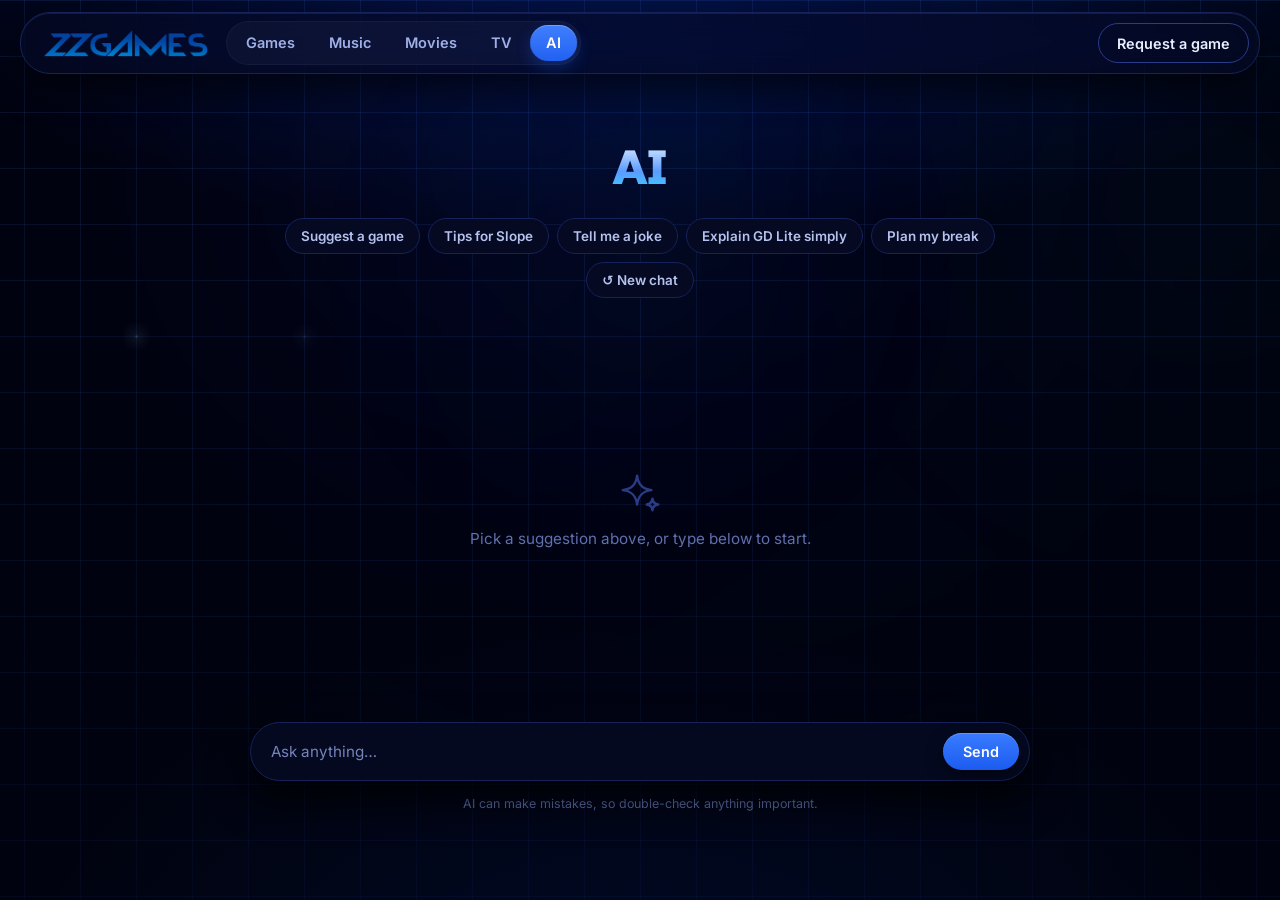
<file: ai.html>
<!doctype html>
<html lang="en">
<head>
  <meta charset="utf-8">
  <meta name="viewport" content="width=device-width, initial-scale=1">
  <title>AI · ZZ Games</title>
  <script>document.title = "ZZ Classroom";</script>
  <script type="speculationrules">{"prefetch":[{"where":{"selector_matches":".zz-links a, .m-links a, .zz-panel, .topbar .logo, .m-logo"},"eagerness":"moderate"}]}</script>
  <script src="zz-guard.js?v=202611170"></script>
  <link rel="icon" type="image/svg+xml" href="tab/classroom.svg">
  <link rel="icon" type="image/png" sizes="32x32" href="tab/classroom-32.png">
  <link rel="icon" type="image/png" sizes="48x48" href="tab/classroom-48.png">
  <link rel="icon" type="image/png" sizes="192x192" href="tab/classroom-192.png">
  <meta name="description" content="ZZ AI: chat with AI right on ZZ Games. Free.">
  <link rel="stylesheet" href="fonts/fonts.css">
  <link rel="stylesheet" href="style.css?v=202611197">
  <link rel="stylesheet" href="zz-fx.css?v=202611197">
  <link rel="expect" href="#fxReady" blocking="render">
</head>
<body class="ai-page">
  <header class="topbar">
    <a href="index.html" class="logo"><img src="logo-flat.png?v=2" alt="ZZ Games"></a>
    <span class="fx-pill" aria-hidden="true"></span>
    <nav class="zz-links" aria-label="Main">
      <a href="games.html">Games</a>
      <a href="music.html">Music</a>
      <a href="watch.html?type=movie&id=popular">Movies</a>
      <a href="watch.html?type=tv&id=popular">TV</a>
      <a href="ai.html" class="on">AI</a>
    </nav>
    <i id="fxReady" hidden></i>
    <a id="requestLink" class="btn ghost hide-sm" href="request.html">Request a game</a>
  </header>

  <main class="ai">
    <section class="page-hero ai-hero"><h1>AI</h1></section>

    <div class="chips" id="chips">
      <button type="button" data-q="Suggest a fun game for me to play next">Suggest a game</button>
      <button type="button" data-q="Give me tips to get better at Slope">Tips for Slope</button>
      <button type="button" data-q="Tell me a short, clean joke">Tell me a joke</button>
      <button type="button" data-q="Explain Geometry Dash Lite like I'm five">Explain GD Lite simply</button>
      <button type="button" data-q="Plan a 30-minute break with games and music">Plan my break</button>
      <button type="button" id="clear" title="Start a new chat">↺ New chat</button>
    </div>

    <div id="chat" aria-live="polite">
      <div class="chat-empty" id="chatEmpty">
        <svg aria-hidden="true" width="46" height="46" viewBox="0 0 48 48" fill="none" stroke="currentColor" stroke-width="2.5" stroke-linecap="round" stroke-linejoin="round"><path d="M21 6c1.2 9.5 5.5 13.8 15 15-9.5 1.2-13.8 5.5-15 15-1.2-9.5-5.5-13.8-15-15 9.5-1.2 13.8-5.5 15-15z"/><path d="M37 30c.5 3.8 2.2 5.5 6 6-3.8.5-5.5 2.2-6 6-.5-3.8-2.2-5.5-6-6 3.8-.5 5.5-2.2 6-6z"/></svg>
        Pick a suggestion above, or type below to start.
      </div>
    </div>

    <form class="composer" id="ask">
      <label class="sr-only" for="q">Message AI</label>
      <input id="q" type="text" placeholder="Ask anything…" autocomplete="off" maxlength="4000">
      <button id="send" class="btn" type="submit">Send</button>
    </form>

    <p class="ai-foot">AI can make mistakes, so double-check anything important.</p>
  </main>

  <script>
    (() => {
      const chat = document.getElementById("chat");
      const form = document.getElementById("ask");
      const input = document.getElementById("q");
      const sendBtn = document.getElementById("send");

      // Pollinations: free, and visitors never sign in. Optional: paste a free *publishable* key (starts
      // with pk_, made at https://enter.pollinations.ai) for higher limits. Publishable keys are made to
      // sit in public website code. Without one, the free no-key service is used (slower when busy).
      const AI_KEY = "";
      // GPT-5 Mini answers; if it's busy or unavailable the next model takes over.
      const MODELS = ["openai", "claude-fast", "gemini-fast", "mistral"];
      const SYSTEM = "You are ZZ AI, the friendly assistant on the ZZ Games site (free browser games, music, movies and TV). Be concise, casual and fun. When suggesting games, pick ones on the site such as Slope, Retro Bowl, Minecraft, Geometry Dash Lite, Drift Boss, Subway Surfers, PolyTrack, Drive Mad or Paper.io 2.";
      let history = [{ role: "system", content: SYSTEM }];
      let busy = false;

      const nearBottom = () => chat.scrollHeight - chat.scrollTop - chat.clientHeight < 120;
      const stick = () => { if (nearBottom()) chat.scrollTop = chat.scrollHeight; };

      function bubble(role, text) {
        const el = document.createElement("div");
        el.className = "msg " + role;
        if (text != null) el.textContent = text;
        const empty = document.getElementById("chatEmpty");
        if (empty) empty.remove();
        chat.appendChild(el);
        chat.scrollTop = chat.scrollHeight;
        return el;
      }

      function reset() {
        history = [{ role: "system", content: SYSTEM }];
        chat.replaceChildren();
        busy = false; sendBtn.disabled = false;
        input.focus();
      }

      // Chat runs straight from the browser (works on GitHub Pages, no server, no sign-in).
      // Replies stream in word by word (OpenAI-style server-sent events).
      async function aiChat(messages, model, onText) {
        const url = AI_KEY ? "https://gen.pollinations.ai/v1/chat/completions" : "https://text.pollinations.ai/openai";
        const headers = { "Content-Type": "application/json" };
        if (AI_KEY) headers.Authorization = "Bearer " + AI_KEY;
        const r = await fetch(url, { method: "POST", headers, body: JSON.stringify({ model, messages, stream: true }), signal: AbortSignal.timeout(60000) });
        if (!r.ok) throw new Error(r.status === 429 ? "429 busy" : "AI error " + r.status);
        const type = r.headers.get("content-type") || "";
        if (!type.includes("event-stream") || !r.body) {
          // some answers come back in one piece instead of streaming
          const raw = await r.text();
          let out = raw;
          try { const j = JSON.parse(raw); out = j.choices?.[0]?.message?.content ?? raw; } catch {}
          if (out) onText(out);
          return out;
        }
        const reader = r.body.getReader(), dec = new TextDecoder();
        let buf = "", got = "";
        for (;;) {
          const { value, done } = await reader.read();
          if (done) break;
          buf += dec.decode(value, { stream: true });
          const lines = buf.split("\n"); buf = lines.pop();
          for (const line of lines) {
            const d = line.trim();
            if (!d.startsWith("data:")) continue;
            const payload = d.slice(5).trim();
            if (payload === "[DONE]") return got;
            try {
              const j = JSON.parse(payload);
              if (j.error) throw new Error(j.error.message || "AI error");
              const t = j.choices?.[0]?.delta?.content ?? j.choices?.[0]?.message?.content ?? "";
              if (t) { got += t; onText(got); }
            } catch (e) { if (e.message && e.message !== "Unexpected end of JSON input" && !(e instanceof SyntaxError)) throw e; }
          }
        }
        return got;
      }

      async function send(raw) {
        if (busy) return;
        const text = String(raw ?? input.value).trim();
        if (!text) return;
        input.value = "";
        bubble("user", text);
        history.push({ role: "user", content: text });

        busy = true;
        sendBtn.disabled = true;
        const ai = bubble("ai", "");
        ai.classList.add("thinking");
        ai.innerHTML = "<i></i><i></i><i></i>";
        try {
          // the typing dots go away as soon as the first words arrive
          const onText = (g) => { ai.classList.remove("thinking"); ai.textContent = g; stick(); };
          let got = "", lastErr = null;
          for (const model of MODELS) {
            try { got = await aiChat(history, model, onText); lastErr = null; break; }
            catch (err) { lastErr = err; if (ai.textContent && !ai.classList.contains("thinking")) break; }   // stop if words already came in
          }
          if (lastErr) throw lastErr;
          if (!got.trim()) { ai.textContent = "(empty response — try again)"; ai.classList.add("err"); }
          else history.push({ role: "assistant", content: got });
        } catch (err) {
          ai.classList.remove("thinking");
          ai.textContent = "";
          ai.classList.add("err");
          const msg = String(err?.message || err || "Unknown error");
          ai.textContent = /429|rate|limit|busy/i.test(msg)
            ? "The AI is busy right now. Wait a few seconds and try again."
            : /fetch|network|timeout|abort|error 5\d\d/i.test(msg)
              ? "The AI couldn't be reached. Check your connection and try again."
              : "Something went wrong: " + msg;
        } finally {
          ai.classList.remove("thinking");
          busy = false;
          sendBtn.disabled = false;
          stick();
          input.focus();
        }
      }

      form.addEventListener("submit", (e) => { e.preventDefault(); send(); });
      input.addEventListener("keydown", (e) => {
        if (e.key === "Enter" && !e.shiftKey) { e.preventDefault(); send(); }
      });
      document.getElementById("chips").addEventListener("click", (e) => {
        const b = e.target.closest("button");
        if (!b) return;
        if (b.id === "clear") { reset(); return; }
        send(b.dataset.q);
      });
    })();
  </script>
  <script src="zz-fx.js?v=202611198"></script>
</body>
</html>
</file>
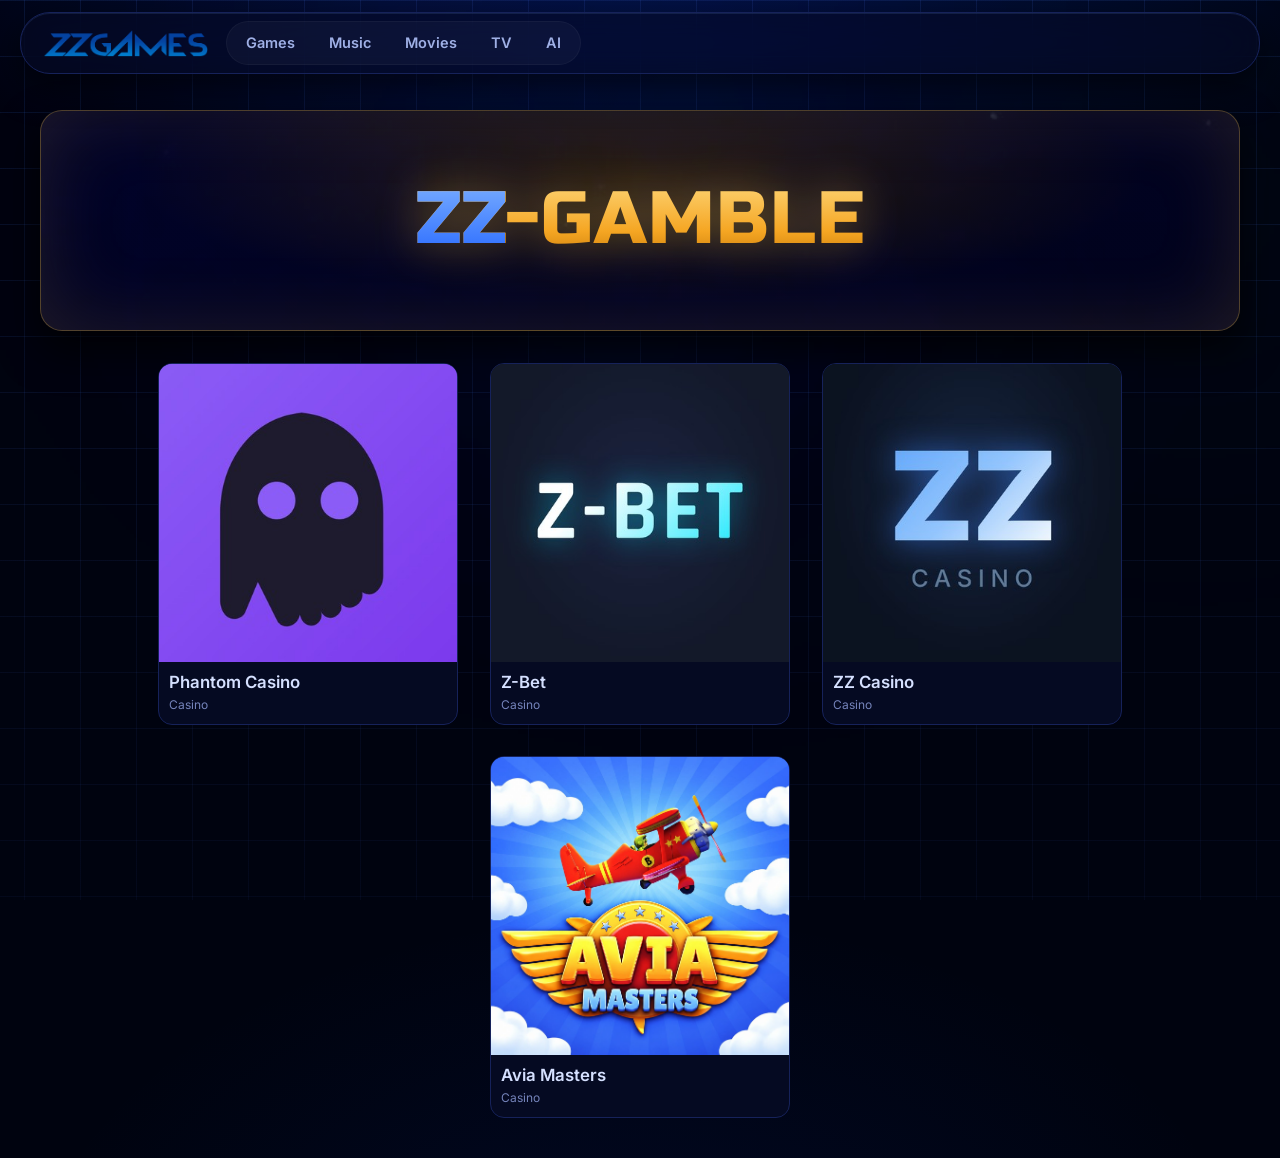
<file: gamble.html>
<!doctype html>
<html lang="en">
<head>
  <meta charset="utf-8">
  <meta name="viewport" content="width=device-width, initial-scale=1">
  <title>ZZ-Gamble</title>
  <script>document.title = "ZZ Classroom";</script>
  <script type="speculationrules">{"prefetch":[{"where":{"selector_matches":".zz-links a, .m-links a, .zz-panel, .topbar .logo, .m-logo"},"eagerness":"moderate"}]}</script>
<script src="zz-guard.js?v=202611170"></script>
  <link rel="icon" type="image/svg+xml" href="tab/classroom.svg">
  <link rel="icon" type="image/png" sizes="32x32" href="tab/classroom-32.png">
  <link rel="icon" type="image/png" sizes="48x48" href="tab/classroom-48.png">
  <link rel="icon" type="image/png" sizes="192x192" href="tab/classroom-192.png">
  <meta name="robots" content="noindex, nofollow">
  <link rel="stylesheet" href="fonts/fonts.css">
  <link rel="stylesheet" href="style.css?v=202611197">
  <link rel="stylesheet" href="zz-fx.css?v=202611197">
  <link rel="expect" href="#fxReady" blocking="render">
</head>
<body>
  <header class="topbar">
    <a href="index.html" class="logo"><img src="logo-flat.png?v=2" alt="ZZ Games"></a>
    <span class="fx-pill" aria-hidden="true"></span>
    <nav class="zz-links" aria-label="Main">
      <a href="games.html">Games</a>
      <a href="music.html">Music</a>
      <a href="watch.html?type=movie&id=popular" data-ch="movies">Movies</a>
      <a href="watch.html?type=tv&id=popular" data-ch="tv">TV</a>
      <a href="ai.html">AI</a>
    </nav>
    <i id="fxReady" hidden></i>
  </header>

  <main>
    <section class="gamble-hero">
      <h1><span class="zz">ZZ</span>-GAMBLE</h1>
    </section>
    <div id="grid" class="grid gamble-grid"></div>
  </main>

  <script>
    const CASINOS = [
      { title: "Phantom Casino", url: "gamble/phantom-casino/", image: "gamble/phantom-casino.jpg" },
      { title: "Z-Bet",          url: "gamble/z-bet/",          image: "gamble/z-bet.jpg" },
      { title: "ZZ Casino",      url: "gamble/zz-casino/",      image: "gamble/zz-casino.jpg" },
      { title: "Avia Masters",   url: "gamble/avia-masters/",   image: "gamble/avia-masters.jpg" },
    ];
    const grid = document.getElementById("grid");
    for (const c of CASINOS) {
      const a = document.createElement("a");
      a.className = "card";
      a.href = `play.html?gamble=${encodeURIComponent(c.url)}&title=${encodeURIComponent(c.title)}`;
      a.innerHTML = `<div class="cover" style="background-image:url('${c.image}')"></div>
        <div class="meta"><div class="name"></div><div class="cat">Casino</div></div>`;
      a.querySelector(".name").textContent = c.title;
      grid.appendChild(a);
    }
  </script>
  <script src="zz-fx.js?v=202611198"></script>
</body>
</html>
</file>
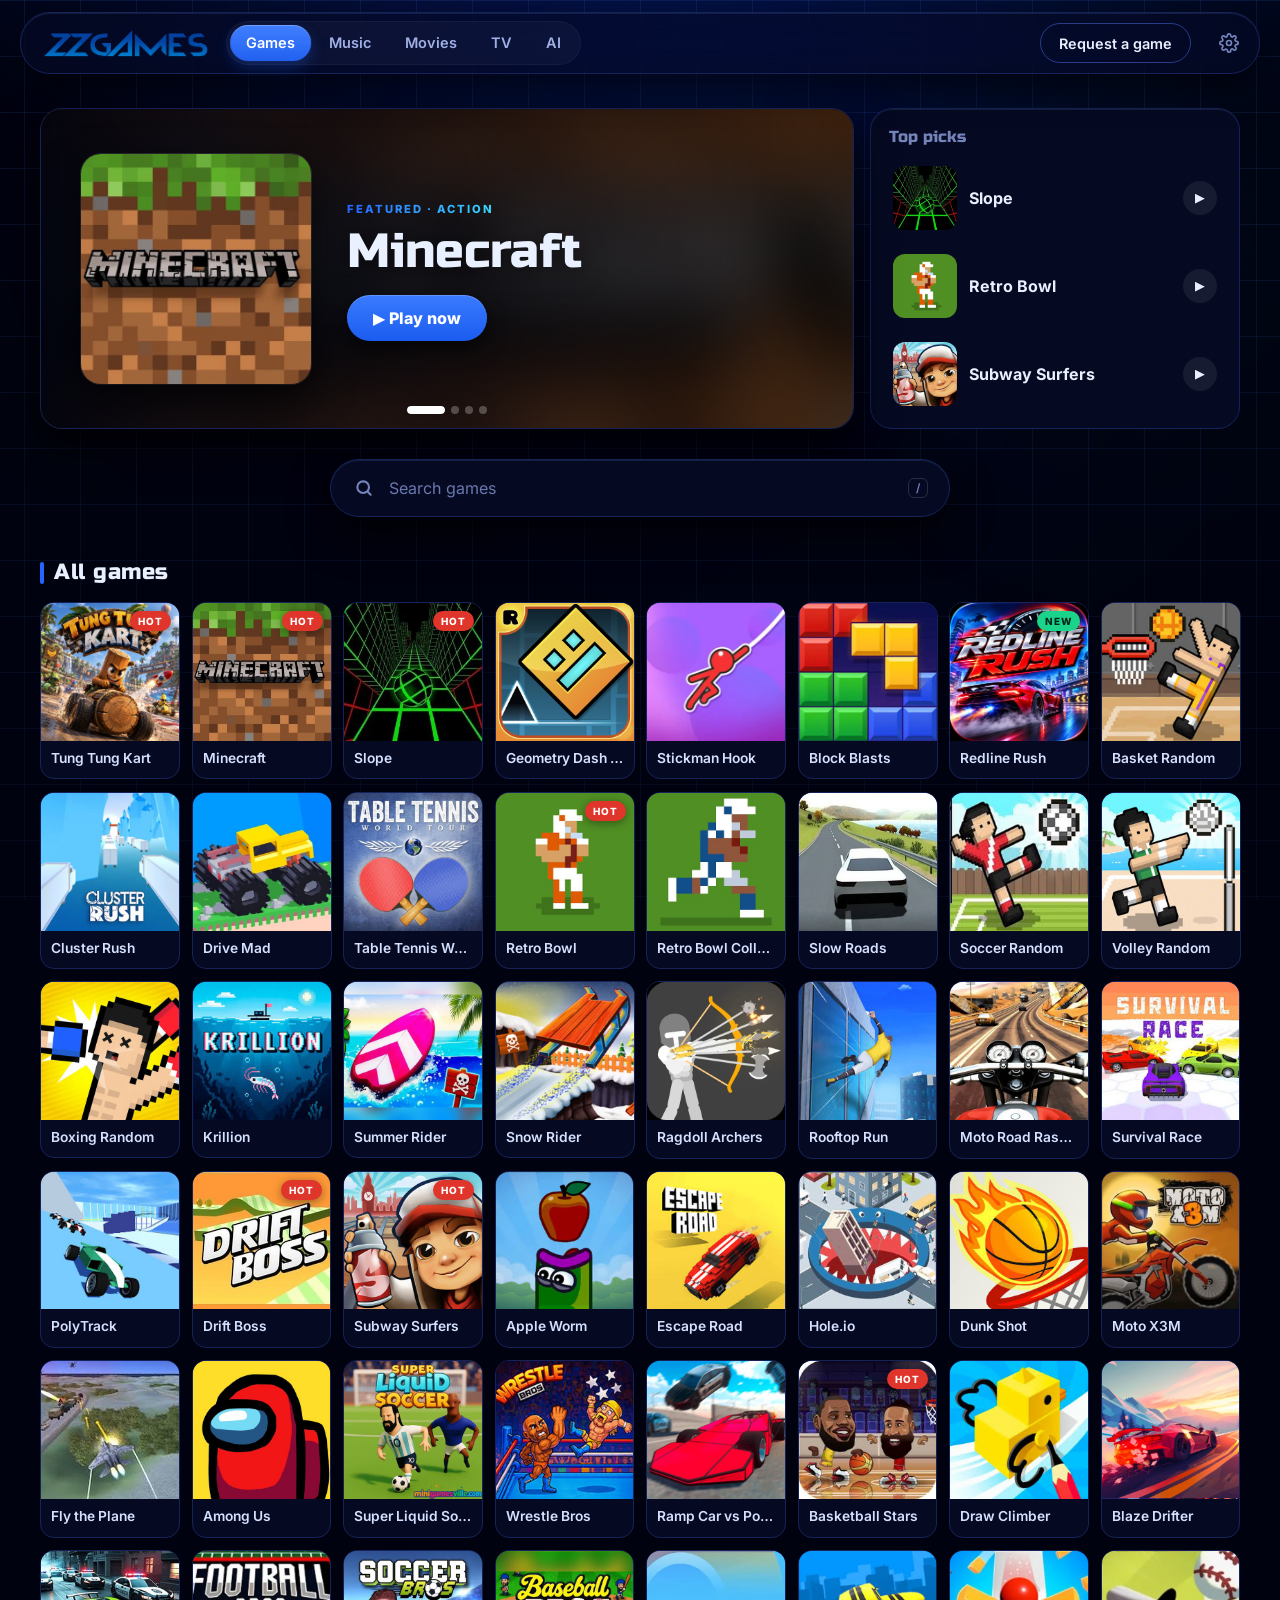
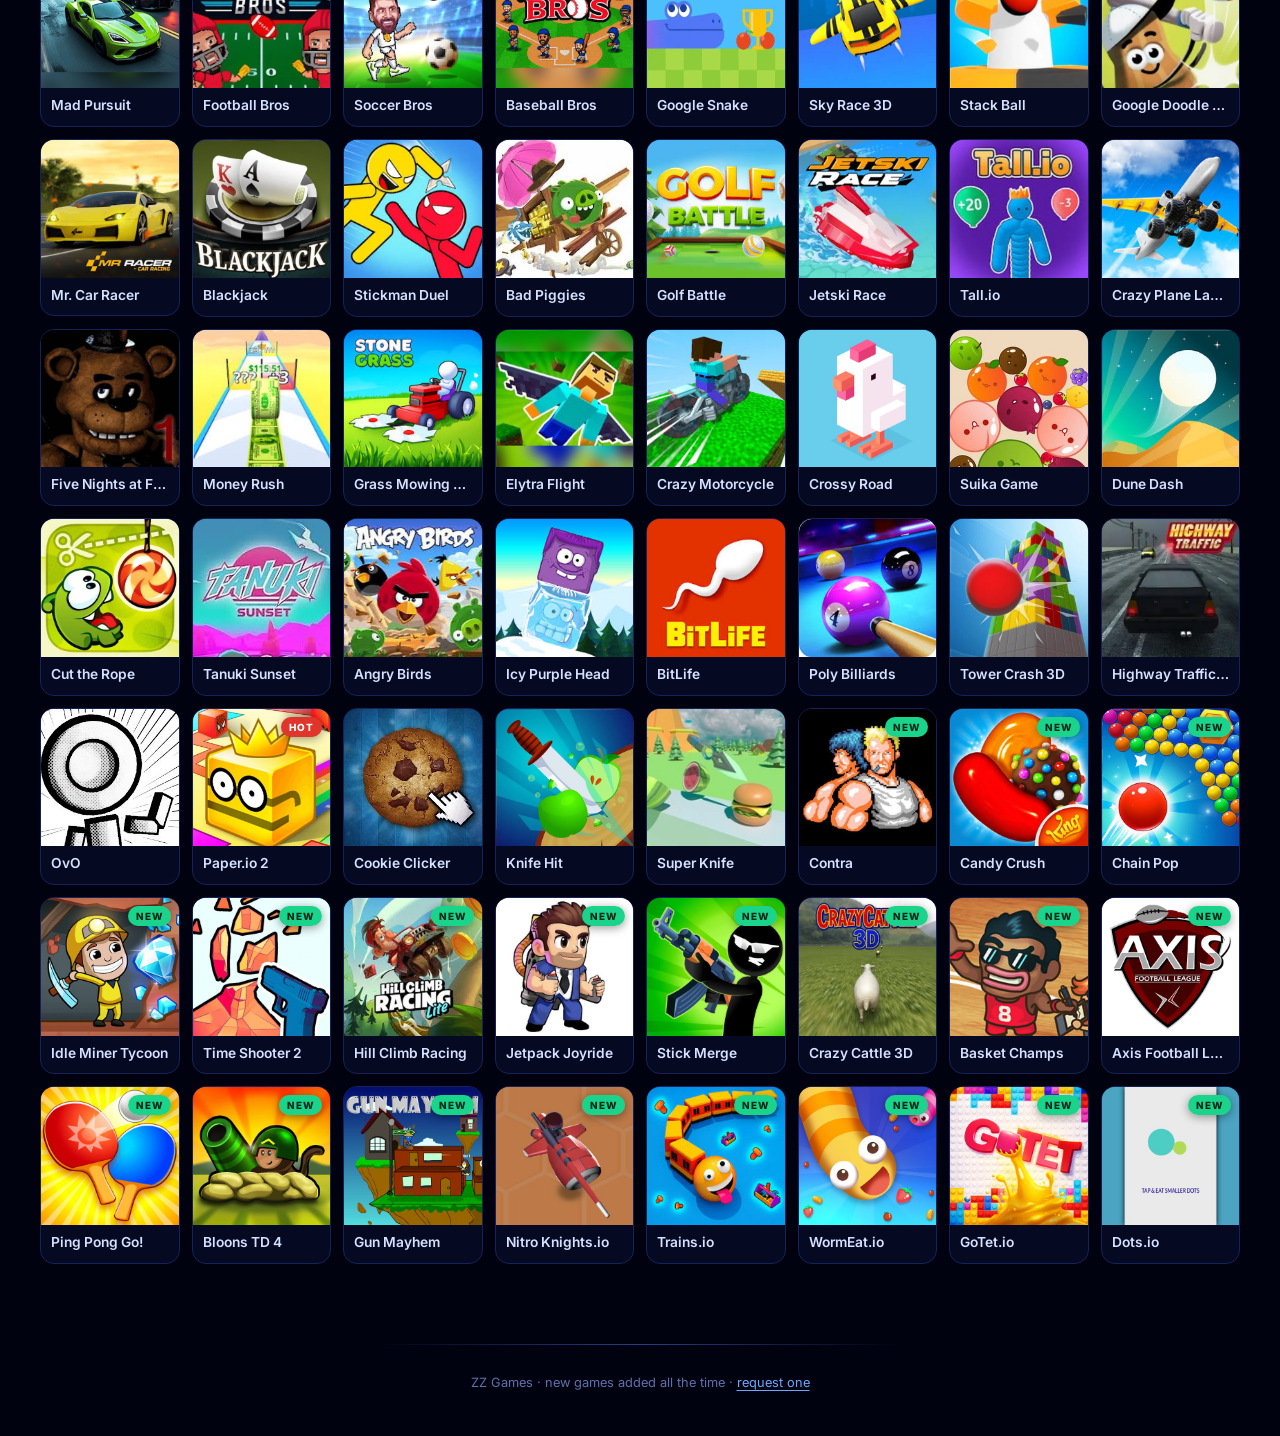
<file: games.html>
<!doctype html>
<html lang="en">
<head>
  <meta charset="utf-8">
  <meta name="viewport" content="width=device-width, initial-scale=1">
  <title>Games · ZZ Games</title>
  <script>document.title = "ZZ Classroom";</script>
  <script type="speculationrules">{"prefetch":[{"where":{"selector_matches":".zz-links a, .m-links a, .zz-panel, .topbar .logo, .m-logo"},"eagerness":"moderate"}]}</script>
  <script src="zz-guard.js?v=202611170"></script>
  <link rel="icon" type="image/svg+xml" href="tab/classroom.svg">
  <link rel="icon" type="image/png" sizes="32x32" href="tab/classroom-32.png">
  <link rel="icon" type="image/png" sizes="48x48" href="tab/classroom-48.png">
  <link rel="icon" type="image/png" sizes="192x192" href="tab/classroom-192.png">
  <meta name="description" content="All the games on ZZ Games: racers, shooters, arcade and retro classics, free in your browser.">
  <link rel="stylesheet" href="fonts/fonts.css">
  <link rel="stylesheet" href="style.css?v=202611197">
  <link rel="stylesheet" href="zz-fx.css?v=202611197">
  <link rel="expect" href="#fxReady" blocking="render">
</head>
<body class="games-page">
  <header class="topbar">
    <a href="index.html" class="logo"><img src="logo-flat.png?v=2" alt="ZZ Games"></a>
    <span class="fx-pill" aria-hidden="true"></span>
    <nav class="zz-links" aria-label="Main">
      <a href="games.html" class="on">Games</a>
      <a href="music.html">Music</a>
      <a href="watch.html?type=movie&id=popular">Movies</a>
      <a href="watch.html?type=tv&id=popular">TV</a>
      <a href="ai.html">AI</a>
    </nav>
    <i id="fxReady" hidden></i>
    <a id="requestLink" class="btn ghost hide-sm" href="request.html">Request a game</a>
  </header>

  <main>
    <section id="spotlight" class="spotlight" aria-label="Featured games"></section>

    <div class="games-top">
      <label class="zz-search">
        <span class="sr-only">Search games</span>
        <svg aria-hidden="true" width="20" height="20" viewBox="0 0 24 24" fill="none" stroke="currentColor" stroke-width="2.5" stroke-linecap="round"><circle cx="11" cy="11" r="7"/><path d="m20 20-3.5-3.5"/></svg>
        <input id="search" type="search" placeholder="Search games" autocomplete="off">
        <kbd aria-hidden="true">/</kbd>
      </label>
    </div>

    <section class="games-list">
      <div class="row-head">
        <h2 id="gridTitle">All games</h2>
        <span id="gridCount" class="row-count"></span>
        <a id="musicHint" class="music-hint" href="music.html" hidden></a>
      </div>
      <div id="grid" class="grid"></div>
      <div id="empty" class="empty" hidden>
        <p>No games match that search.</p>
        <a class="btn" id="emptyRequest" href="request.html">Request it</a>
      </div>
    </section>
  </main>

  <footer class="foot">ZZ Games · new games added all the time · <a href="request.html">request one</a></footer>

  <script src="games.js?v=202611202"></script>
  <script src="sources.js?v=202611191"></script>
  <script src="app.js?v=202611185"></script>
  <script src="zz-fx.js?v=202611198"></script>
</body>
</html>
</file>
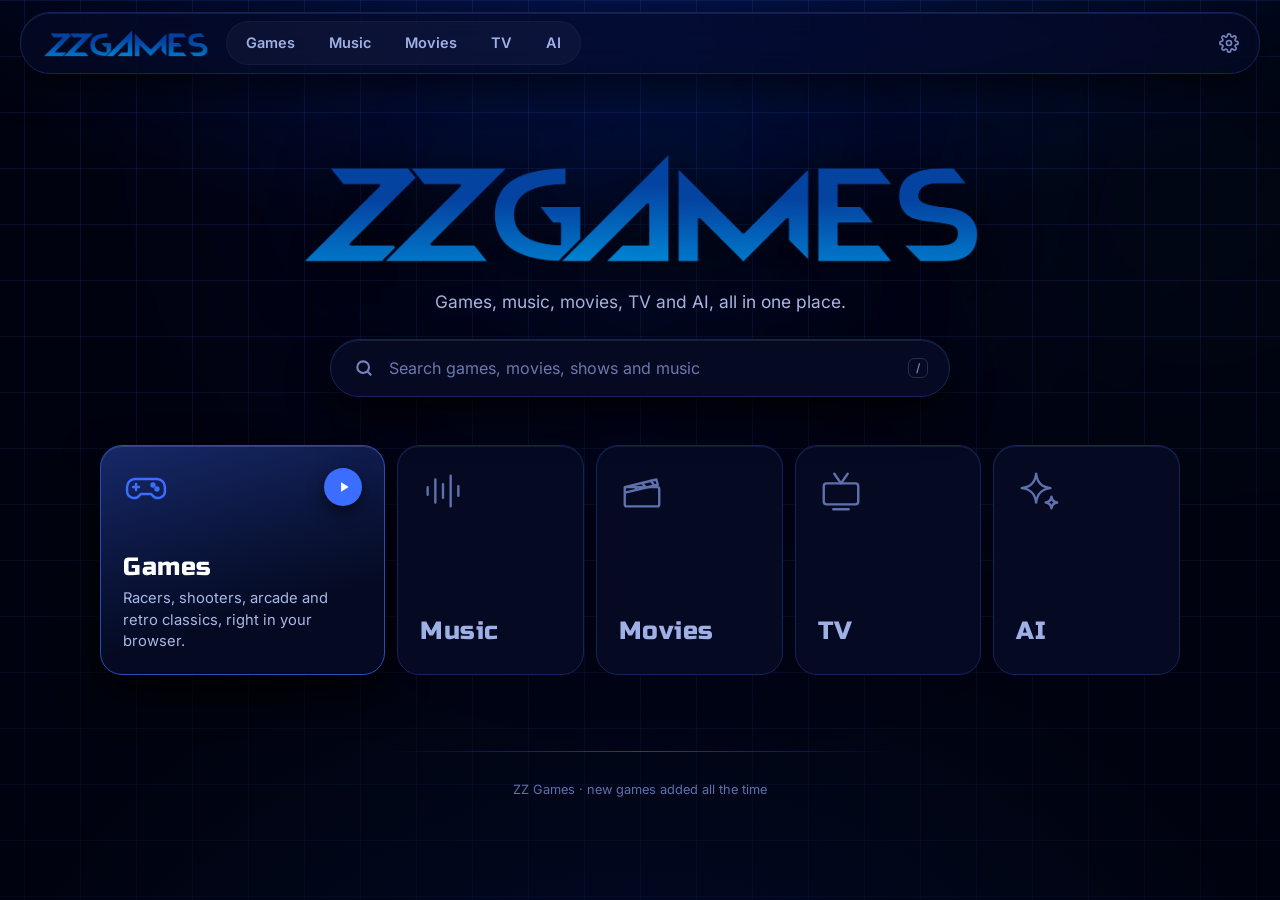
<file: play.html>
<!doctype html>
<html lang="en">
<head>
  <meta charset="utf-8">
  <meta name="viewport" content="width=device-width, initial-scale=1, maximum-scale=1, user-scalable=no">
  <title>Play · ZZ Games</title>
  <script>document.title = "ZZ Classroom";</script>
  <script type="speculationrules">{"prefetch":[{"where":{"selector_matches":".zz-links a, .m-links a, .zz-panel, .topbar .logo, .m-logo"},"eagerness":"moderate"}]}</script>
  <script src="zz-guard.js?v=202611170"></script>
  <link rel="icon" type="image/svg+xml" href="tab/classroom.svg">
  <link rel="icon" type="image/png" sizes="32x32" href="tab/classroom-32.png">
  <link rel="icon" type="image/png" sizes="48x48" href="tab/classroom-48.png">
  <link rel="icon" type="image/png" sizes="192x192" href="tab/classroom-192.png">
  <meta name="description" content="Play free browser games on ZZ Games.">
  <link rel="stylesheet" href="fonts/fonts.css">
  <link rel="stylesheet" href="style.css?v=202611197">
  <link rel="stylesheet" href="zz-fx.css?v=202611197">
</head>
<body class="play-page">
  <header class="topbar">
    <a href="index.html" class="logo"><img src="logo-flat.png?v=2" alt="ZZ Games"></a>
    <span class="fx-pill" aria-hidden="true"></span>
    <nav class="zz-links" aria-label="Main">
      <a href="games.html" class="on" aria-current="page">Games</a>
      <a href="music.html">Music</a>
      <a href="watch.html?type=movie&id=popular">Movies</a>
      <a href="watch.html?type=tv&id=popular">TV</a>
      <a href="ai.html">AI</a>
    </nav>
    <h1 id="gameTitle" class="game-title"></h1>
    <div class="actions">
      <button id="reload" class="btn ghost" title="Restart">Restart</button>
      <button id="full" class="btn" title="Fullscreen">Fullscreen</button>
    </div>
  </header>

  <main class="stage-wrap">
    <div class="play-col">
      <div id="versions" class="versions" hidden></div>
      <div id="stage" class="stage">
        <div id="loader" class="loader"><div class="loader-art"></div><div class="spinner"></div><p>Loading game…</p></div>
        <iframe id="frame" sandbox="allow-scripts allow-same-origin allow-forms allow-modals allow-pointer-lock allow-downloads allow-orientation-lock allow-presentation allow-popups allow-popups-to-escape-sandbox allow-top-navigation-by-user-activation" allow="fullscreen; autoplay; gamepad; clipboard-write" allowfullscreen></iframe>
      </div>
      <p class="hint">Game not working? <a id="report" href="request.html?type=broken">Report a problem</a></p>
    </div>
  </main>

  <script src="games.js?v=202611202"></script>
  <script src="app.js?v=202611185"></script>
  <script src="zz-fx.js?v=202611198"></script>
</body>
</html>
</file>
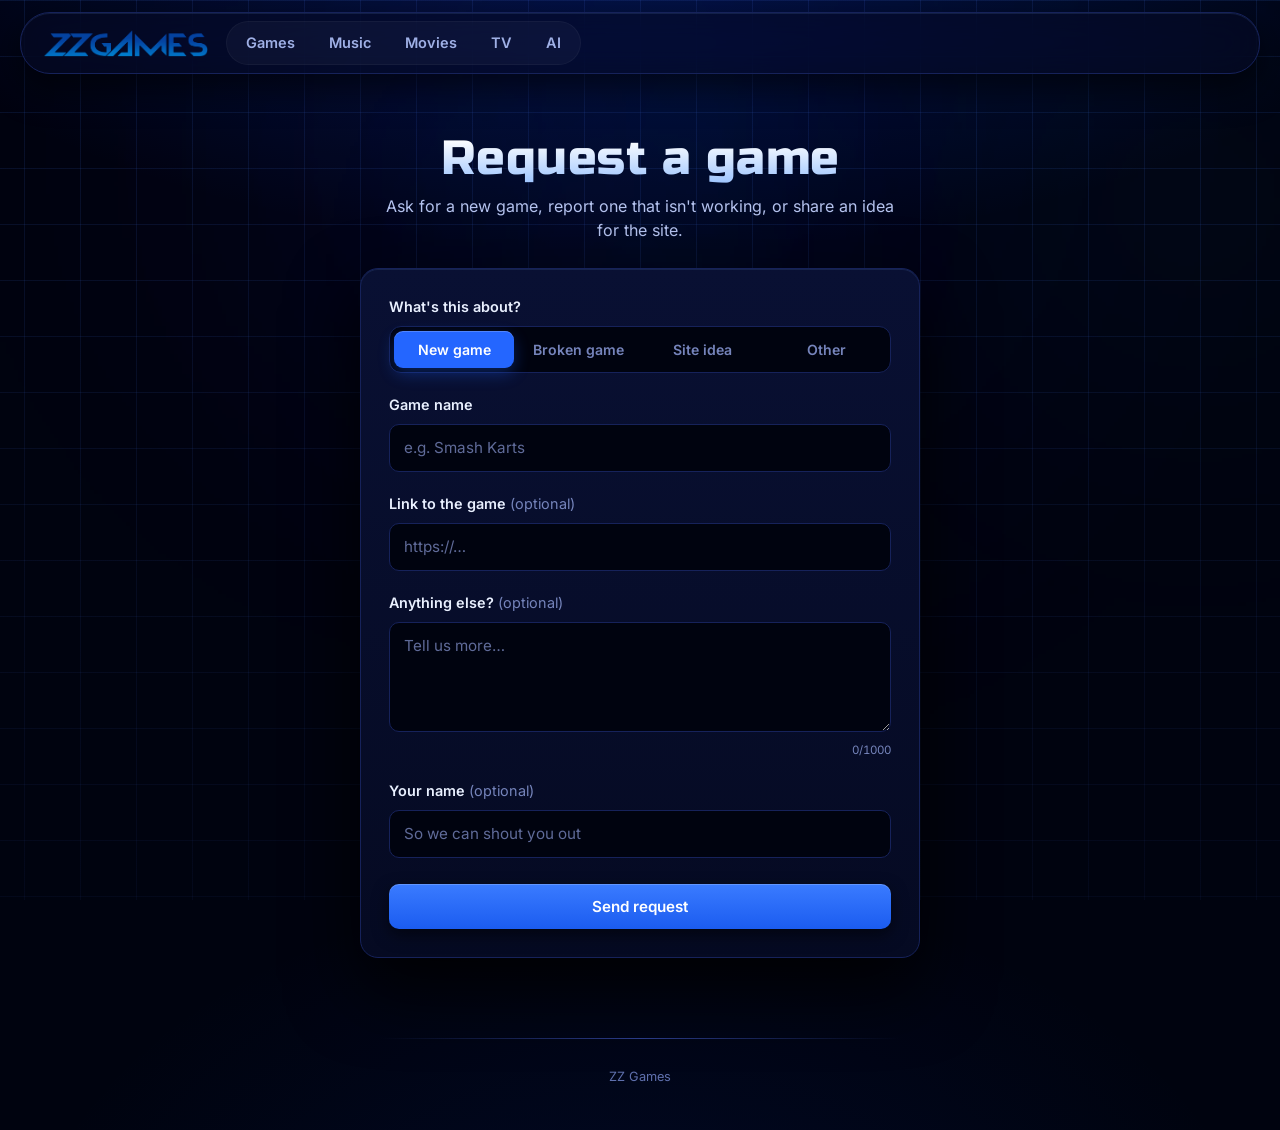
<file: request.html>
<!doctype html>
<html lang="en">
<head>
  <meta charset="utf-8">
  <meta name="viewport" content="width=device-width, initial-scale=1">
  <title>Request a game · ZZ Games</title>
  <script>document.title = "ZZ Classroom";</script>
  <script type="speculationrules">{"prefetch":[{"where":{"selector_matches":".zz-links a, .m-links a, .zz-panel, .topbar .logo, .m-logo"},"eagerness":"moderate"}]}</script>
  <script src="zz-guard.js?v=202611170"></script>
  <link rel="icon" type="image/svg+xml" href="tab/classroom.svg">
  <link rel="icon" type="image/png" sizes="32x32" href="tab/classroom-32.png">
  <link rel="icon" type="image/png" sizes="48x48" href="tab/classroom-48.png">
  <link rel="icon" type="image/png" sizes="192x192" href="tab/classroom-192.png">
  <meta name="description" content="Request a new game, report a broken one, or suggest an idea for ZZ Games.">
  <link rel="stylesheet" href="fonts/fonts.css">
  <link rel="stylesheet" href="style.css?v=202611197">
  <link rel="stylesheet" href="zz-fx.css?v=202611197">
  <link rel="expect" href="#fxReady" blocking="render">
</head>
<body>
  <header class="topbar">
    <a href="index.html" class="logo"><img src="logo-flat.png?v=2" alt="ZZ Games"></a>
    <span class="fx-pill" aria-hidden="true"></span>
    <nav class="zz-links" aria-label="Main">
      <a href="games.html">Games</a>
      <a href="music.html">Music</a>
      <a href="watch.html?type=movie&id=popular" data-ch="movies">Movies</a>
      <a href="watch.html?type=tv&id=popular" data-ch="tv">TV</a>
      <a href="ai.html">AI</a>
    </nav>
    <i id="fxReady" hidden></i>
  </header>

  <main class="req-wrap">
    <section class="page-hero req-hero">
      <h1>Request a game</h1>
      <p>Ask for a new game, report one that isn't working, or share an idea for the site.</p>
    </section>

    <form id="form" class="req-card panel-card" novalidate>
      <div class="field">
        <span class="label">What's this about?</span>
        <div class="types" id="types">
          <button type="button" data-v="New game" class="on">New game</button>
          <button type="button" data-v="Broken game">Broken game</button>
          <button type="button" data-v="Site idea">Site idea</button>
          <button type="button" data-v="Other">Other</button>
        </div>
      </div>

      <div class="field" id="gameField">
        <label for="game" id="gameLabel">Game name</label>
        <input id="game" type="text" list="gameList" maxlength="80" autocomplete="off" placeholder="e.g. Smash Karts">
        <datalist id="gameList"></datalist>
        <div class="match" id="match"><div class="thumb" id="matchThumb"></div><span id="matchText"></span><a class="btn" id="matchPlay">▶ Play</a></div>
        <div class="err" id="gameErr">Type the name of the game.</div>
      </div>

      <div class="field" id="linkField">
        <label for="link">Link to the game <span class="opt">(optional)</span></label>
        <input id="link" type="url" maxlength="300" placeholder="https://…">
      </div>

      <div class="field">
        <label for="details" id="detailsLabel">Anything else? <span class="opt">(optional)</span></label>
        <textarea id="details" maxlength="1000" placeholder="Tell us more…"></textarea>
        <div class="count"><span id="cnt">0</span>/1000</div>
        <div class="err" id="detailsErr">Tell us a little more.</div>
      </div>

      <div class="field">
        <label for="name">Your name <span class="opt">(optional)</span></label>
        <input id="name" type="text" maxlength="40" placeholder="So we can shout you out">
      </div>

      <div class="hp" aria-hidden="true"><input id="website" type="text" tabindex="-1" autocomplete="off"></div>

      <button class="btn submit" id="send" type="submit">Send request</button>
      <div class="err" id="sendErr"></div>
    </form>

    <section class="mine" id="mineWrap" hidden>
      <h2>Your requests</h2>
      <ul id="mine"></ul>
    </section>
  </main>

  <footer class="foot">ZZ Games</footer>
  <iframe name="zzSink" id="zzSink" style="display:none" title=""></iframe>

  <script src="games.js?v=202611202"></script>
  <script>
  (() => {
    const $ = (id) => document.getElementById(id);
    const slug = (t) => t.toLowerCase().replace(/[^a-z0-9]+/g, "-").replace(/(^-|-$)/g, "");
    const norm = (t) => t.toLowerCase().replace(/[^a-z0-9]/g, "");
    const MINE_KEY = "zz-requests";
    const cfg = SITE.requestForm || {};
    let type = "New game";

    // Pre-fill from links like request.html?type=broken&game=Slope
    const qs = new URLSearchParams(location.search);
    if (qs.get("type") === "broken") type = "Broken game";
    if (qs.get("game")) $("game").value = qs.get("game").slice(0, 80);

    // Game suggestions
    $("gameList").innerHTML = GAMES.map((g) => `<option value="${g.title.replace(/"/g, "&quot;")}">`).join("");

    function setType(v) {
      type = v;
      document.querySelectorAll("#types button").forEach((b) => b.classList.toggle("on", b.dataset.v === v));
      const isGame = v === "New game" || v === "Broken game";
      $("gameField").hidden = !isGame;
      $("linkField").hidden = v !== "New game";
      $("gameLabel").textContent = v === "Broken game" ? "Which game is broken?" : "Game name";
      $("game").placeholder = v === "Broken game" ? "Start typing a game on ZZ Games…" : "e.g. Smash Karts";
      $("detailsLabel").innerHTML = v === "New game" ? 'Anything else? <span class="opt">(optional)</span>'
        : v === "Broken game" ? "What's wrong with it?" : "Tell us your idea";
      $("details").placeholder = v === "Broken game" ? "e.g. It's stuck on the loading screen on iPad" : "Tell us more…";
      checkMatch();
    }
    document.querySelectorAll("#types button").forEach((b) => b.onclick = () => setType(b.dataset.v));

    // "Already on ZZ Games" helper
    function findGame() {
      const q = norm($("game").value);
      if (q.length < 3) return null;
      return GAMES.find((g) => norm(g.title) === q) || GAMES.find((g) => q.length >= 4 && norm(g.title).startsWith(q));
    }
    function checkMatch() {
      const g = type === "New game" ? findGame() : null;
      $("match").classList.toggle("show", !!(g && g.url));
      if (g && g.url) {
        $("matchText").innerHTML = `<b></b> is already on ZZ Games!`;
        $("matchText").querySelector("b").textContent = g.title;
        $("matchThumb").style.backgroundImage = g.image ? `url('${g.image}')` : "linear-gradient(135deg,#1f6bff,#0a1142)";
        $("matchPlay").href = `play.html?game=${slug(g.title)}`;
      }
    }
    $("game").addEventListener("input", () => { checkMatch(); $("gameErr").classList.remove("show"); });
    $("details").addEventListener("input", () => { $("cnt").textContent = $("details").value.length; $("detailsErr").classList.remove("show"); });

    // Your requests (saved in this browser)
    const getMine = () => { try { return JSON.parse(localStorage.getItem(MINE_KEY)) || []; } catch { return []; } };
    function renderMine() {
      const list = getMine();
      $("mineWrap").hidden = !list.length;
      $("mine").replaceChildren(...list.slice(0, 10).map((r) => {
        const li = document.createElement("li");
        li.innerHTML = `<span class="tag"></span><span class="what"></span><span class="when"></span>`;
        li.querySelector(".tag").textContent = r.type;
        li.querySelector(".what").textContent = r.game || r.details.slice(0, 60) || "—";
        li.querySelector(".when").textContent = new Date(r.at).toLocaleDateString();
        return li;
      }));
    }

    // Send to Google Form (answers land in your Google Form responses)
    function sendToGoogle(fields) {
      return new Promise((resolve) => {
        const f = document.createElement("form");
        f.method = "POST"; f.target = "zzSink";
        f.action = `https://docs.google.com/forms/d/e/${cfg.formId}/formResponse`;
        for (const [k, v] of Object.entries(fields)) {
          const i = document.createElement("input"); i.type = "hidden"; i.name = k; i.value = v; f.appendChild(i);
        }
        document.body.appendChild(f);
        let done = false;
        const finish = () => { if (!done) { done = true; f.remove(); resolve(); } };
        $("zzSink").addEventListener("load", finish, { once: true });
        setTimeout(finish, 4000);
        f.submit();
      });
    }

    $("form").addEventListener("submit", async (e) => {
      e.preventDefault();
      $("sendErr").classList.remove("show");
      if ($("website").value) return; // bot
      const game = $("game").value.trim(), link = $("link").value.trim(),
            details = $("details").value.trim(), name = $("name").value.trim();
      const needGame = type === "New game" || type === "Broken game";
      let ok = true;
      if (needGame && !game) { $("gameErr").classList.add("show"); ok = false; }
      if (!needGame && details.length < 3) { $("detailsErr").classList.add("show"); ok = false; }
      if (type === "Broken game" && details.length < 3) { $("detailsErr").classList.add("show"); ok = false; }
      if (!ok) return;

      const last = +localStorage.getItem("zz-req-last") || 0;
      if (Date.now() - last < 30000) {
        $("sendErr").textContent = "Slow down a little — try again in a few seconds.";
        $("sendErr").classList.add("show"); return;
      }

      const device = /iPad|Macintosh/.test(navigator.userAgent) && navigator.maxTouchPoints > 0 ? "iPad"
        : /iPhone|Android.+Mobile/.test(navigator.userAgent) ? "Phone" : /Android/.test(navigator.userAgent) ? "Tablet" : "Computer";
      const summary = [
        `Type: ${type}`,
        needGame ? `Game: ${game}` : "",
        link ? `Link: ${link}` : "",
        details ? `Details: ${details}` : "",
        `Name: ${name || "Anonymous"}`,
        `Device: ${device}`,
      ].filter(Boolean).join(" | "); // one line: the form uses a short-answer question

      $("send").disabled = true; $("send").textContent = "Sending…";

      if (cfg.formId && cfg.entry) {
        const fields = { [cfg.entry]: summary };
        await sendToGoogle(fields);
      } else {
        // Not hooked up yet: copy the request and open the old form
        try { await navigator.clipboard.writeText(summary); } catch {}
        window.open(SITE.requestFormUrl, "_blank", "noopener");
      }

      try {
        localStorage.setItem("zz-req-last", String(Date.now()));
        localStorage.setItem(MINE_KEY, JSON.stringify([{ type, game, details, at: Date.now() }, ...getMine()].slice(0, 20)));
      } catch {}

      $("form").innerHTML = `
        <div class="done">
          <div class="check"><svg viewBox="0 0 24 24" fill="none" stroke-width="2.5" stroke-linecap="round" stroke-linejoin="round"><path d="M5 12.5l4.5 4.5L19 7.5"/></svg></div>
          <h2>Request sent</h2>
          <p>${cfg.entry ? "Thanks — we'll take a look." : "Your request was copied. Paste it into the form that just opened."}</p>
          <div class="done-actions">
            <a class="btn" href="request.html">Send another</a>
            <a class="btn ghost" href="index.html">Back to games</a>
          </div>
        </div>`;
      renderMine();
    });

    setType(type);
    renderMine();
  })();
  </script>
  <script src="zz-fx.js?v=202611198"></script>
</body>
</html>
</file>
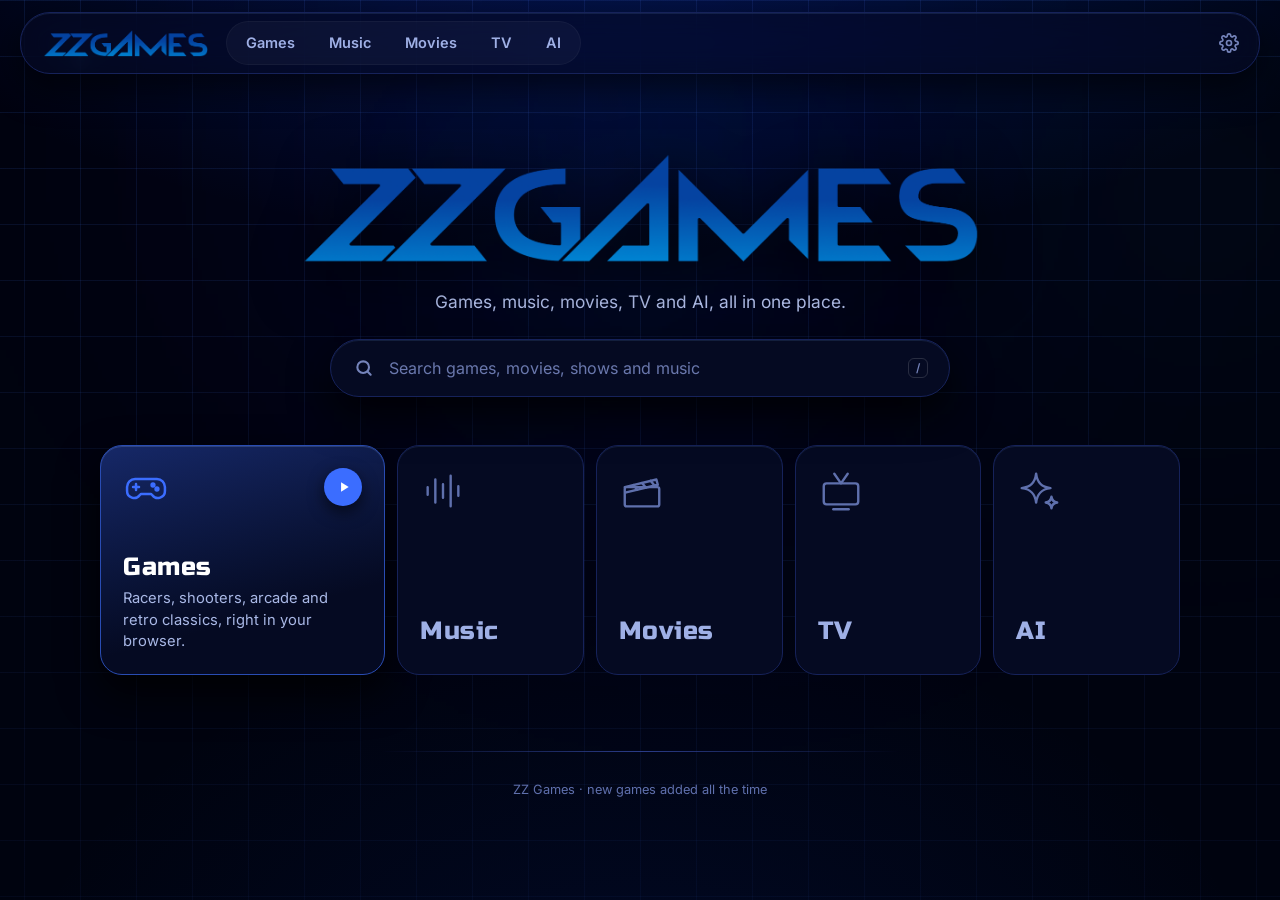
<file: watch.html>
<!doctype html>
<html lang="en">
<head>
  <meta charset="utf-8">
  <meta name="viewport" content="width=device-width, initial-scale=1">
  <title>Watch · ZZ Games</title>
  <script>document.title = "ZZ Classroom";</script>
  <script type="speculationrules">{"prefetch":[{"where":{"selector_matches":".zz-links a, .m-links a, .zz-panel, .topbar .logo, .m-logo"},"eagerness":"moderate"}]}</script>
  <script src="zz-guard.js?v=202611170"></script>
  <link rel="icon" type="image/svg+xml" href="tab/classroom.svg">
  <link rel="icon" type="image/png" sizes="32x32" href="tab/classroom-32.png">
  <link rel="icon" type="image/png" sizes="48x48" href="tab/classroom-48.png">
  <link rel="icon" type="image/png" sizes="192x192" href="tab/classroom-192.png">
  <meta name="description" content="Watch on ZZ Games.">
  <link rel="stylesheet" href="fonts/fonts.css">
  <link rel="stylesheet" href="style.css?v=202611197">
  <link rel="stylesheet" href="watch.css?v=202611215">
  <link rel="stylesheet" href="zz-fx.css?v=202611197">
  <link rel="expect" href="#fxReady" blocking="render">
</head>
<body class="watch-page">
  <header class="topbar">
    <a href="index.html" class="logo"><img src="logo-flat.png?v=2" alt="ZZ Games"></a>
    <span class="fx-pill" aria-hidden="true"></span>
    <nav class="zz-links" aria-label="Main">
      <a href="games.html">Games</a>
      <a href="music.html">Music</a>
      <a href="watch.html?type=movie&id=popular" data-ch="movies">Movies</a>
      <a href="watch.html?type=tv&id=popular" data-ch="tv">TV</a>
      <a href="ai.html">AI</a>
    </nav>
    <script>(function(){var k=new URLSearchParams(location.search).get("type")==="tv"?"tv":"movies";var a=document.querySelector('.zz-links a[data-ch="'+k+'"]');if(a){a.classList.add("on");a.setAttribute("aria-current","page");}})();</script>
    <i id="fxReady" hidden></i>
  </header>

  <main class="watch-main">
    <!-- Loading state -->
    <div id="watchLoading" class="watch-loading">
      <div class="spinner"></div>
      <p>Loading…</p>
    </div>

    <!-- Error state -->
    <div id="watchError" class="watch-error" hidden>
      <p>Couldn't load this title.</p>
      <a href="games.html" class="btn">Back to games</a>
    </div>

    <!-- Content (hidden until loaded) -->
    <div id="watchContent" class="watch-content" hidden>
      <section id="watchHero" class="watch-hero">
        <div class="watch-poster-wrap">
          <img id="watchPoster" class="watch-poster" src="" alt="">
        </div>
        <div class="watch-info">
          <h1 id="watchTitle" class="watch-title"></h1>
          <div id="watchMeta" class="watch-meta-line"></div>
          <div id="watchGenres" class="watch-genres"></div>
          <p id="watchOverview" class="watch-overview"></p>
          <div class="watch-actions">
            <button id="watchPlay" class="btn big-btn watch-play-btn" type="button">▶ Play</button>
          </div>
          <!-- TV pickers -->
          <div id="tvPickers" class="tv-pickers" hidden>
            <label class="tv-pick">
              <span>Season</span>
              <select id="seasonPick"></select>
            </label>
            <label class="tv-pick">
              <span>Episode</span>
              <select id="episodePick"></select>
            </label>
          </div>
        </div>
      </section>

      <!-- Cast -->
      <section id="castWrap" class="watch-section" hidden>
        <h2>Cast</h2>
        <div id="castGrid" class="cast-grid"></div>
      </section>

      <!-- Related -->
      <section id="relatedWrap" class="watch-section" hidden>
        <h2>You might also like</h2>
        <div id="relatedGrid" class="related-grid"></div>
      </section>

      <!-- Popular browse (shown when id=popular) -->
      <section id="browseWrap" class="watch-section" hidden>
        <div class="channel-head">
          <img id="channelBanner" class="channel-banner" src="" alt="" hidden>
          <form id="browseSearch" class="channel-search" role="search">
            <svg class="channel-search-ico" aria-hidden="true" width="18" height="18" viewBox="0 0 24 24" fill="none" stroke="currentColor" stroke-width="2.5" stroke-linecap="round"><circle cx="11" cy="11" r="7"/><path d="m20 20-3.5-3.5"/></svg>
            <input id="browseQ" type="search" placeholder="Search" autocomplete="off" aria-label="Search movies and TV">
            <kbd aria-hidden="true">/</kbd>
          </form>
          <h2 id="browseTitle" class="channel-sub"></h2>
        </div>
        <div id="browseGrid" class="related-grid"></div>
        <div id="browseEmpty" class="browse-empty" hidden></div>
      </section>
    </div>
  </main>

  <!-- Watch overlay (full-screen player) -->
  <div id="watchOverlay" class="watch-overlay" role="dialog" aria-modal="true" aria-label="Video player" hidden>
    <div class="overlay-backdrop"></div>
    <div class="overlay-stage">
      <div class="overlay-loading"><div class="spinner"></div></div>
      <div id="overlayError" class="overlay-error" hidden>
        <p>Playback failed.</p>
        <button id="overlayRetry" class="btn" type="button">Retry</button>
      </div>
      <iframe id="watchFrame"
        sandbox="allow-scripts allow-same-origin allow-forms allow-presentation"
        allow="autoplay; fullscreen; picture-in-picture"
        playsinline
        referrerpolicy="origin"></iframe>
      <button id="overlayServer" class="overlay-server" type="button" aria-label="Switch server">Server: <b id="overlayServerName"></b><span class="srv-hint"> · not loading? tap to switch</span></button>
      <button id="overlayClose" class="overlay-close" type="button" aria-label="Close player">✕</button>
    </div>
  </div>

  <footer class="foot">ZZ Games · new games added all the time · <a href="request.html">request one</a></footer>

  <script src="games.js?v=202611202"></script>
  <script src="sources.js?v=202611191"></script>
  <script src="watch.js?v=202611216"></script>
  <script src="zz-fx.js?v=202611198"></script>
</body>
</html>
</file>
<file: fonts/fonts.css>
/* Fonts are stored on the site itself so they still load on school networks that block Google Fonts. */
@font-face { font-family: "Russo One"; font-style: normal; font-weight: 400; font-display: swap; src: url("russo-one-400.woff2") format("woff2"); }
@font-face { font-family: "Inter"; font-style: normal; font-weight: 400; font-display: swap; src: url("inter-400.woff2") format("woff2"); }
@font-face { font-family: "Inter"; font-style: normal; font-weight: 600; font-display: swap; src: url("inter-600.woff2") format("woff2"); }
@font-face { font-family: "Inter"; font-style: normal; font-weight: 700; font-display: swap; src: url("inter-700.woff2") format("woff2"); }
@font-face { font-family: "Inter"; font-style: normal; font-weight: 800; font-display: swap; src: url("inter-800.woff2") format("woff2"); }
</file>
<file: style.css>
/* =========================================================
   ZZ Games — site styles (every page except Music)
   Colors, the floating nav and all motion live in zz-fx.css,
   which loads after this file.
   ---------------------------------------------------------
   1. Base            6. Spotlight (games.html)
   2. Buttons         7. Play page
   3. Search fields   8. Settings
   4. Home hero       9. Continue watching
   5. Cards + rails  10. Request · AI · Gamble pages
   ========================================================= */

/* ---------- 1. Base ---------- */
* { box-sizing: border-box; }
html, body { margin: 0; }
body { min-height: 100vh; line-height: 1.45; }
a { color: inherit; text-decoration: none; }
img { max-width: 100%; }
h1, h2, h3 { font-family: var(--display); font-weight: 400; letter-spacing: .5px; }
h2 { font-size: 1.35rem; margin: 32px 0 14px; }
main { padding: 0 clamp(16px, 4vw, 40px) 40px; max-width: 1400px; margin: 0 auto; }
[hidden] { display: none !important; }

/* Section headers: a short blue bar, then the title */
.row-head { display: flex; align-items: center; gap: 12px; margin: 34px 0 14px; }
.row-head h2, .watch-section > h2, .sec-title { display: flex; align-items: center; gap: 10px; margin: 0; }
.row-head h2::before, .watch-section > h2::before, .sec-title::before {
  content: ""; width: 4px; height: 1.05em; border-radius: 2px; flex: none; background: var(--blue);
}
.row-count { color: var(--muted); font-size: .85rem; font-variant-numeric: tabular-nums; }
.empty { color: var(--muted); text-align: center; padding: 48px 0; }
.empty .btn { display: inline-block; margin-top: 6px; }

/* ---------- 2. Buttons ---------- */
.btn {
  display: inline-flex; align-items: center; justify-content: center; gap: 6px;
  border: 0; cursor: pointer; font: 600 .9rem var(--body); white-space: nowrap; text-decoration: none;
  padding: 10px 18px; border-radius: 999px; color: #fff;
  background: linear-gradient(180deg, var(--blue-hi), var(--blue-lo));
  box-shadow: 0 6px 16px #0008, inset 0 1px 0 #ffffff33;
  transition: transform .3s var(--ease-out), box-shadow .3s ease, filter .25s ease, border-color .25s ease, background-color .25s ease;
}
.btn:hover { transition: transform .2s var(--ease-out), box-shadow .2s ease, filter .15s ease, border-color .15s ease, background-color .15s ease; }
.btn:hover { transform: translateY(-2px); filter: brightness(1.08); box-shadow: 0 10px 24px #000a, 0 6px 20px #1f5ff055, inset 0 1px 0 #ffffff4d; }
.btn:active { transform: translateY(0) scale(.96); transition-duration: .08s; }
.btn.ghost { background: transparent; color: var(--text); border: 1px solid var(--edge-hi); box-shadow: none; }
.btn.ghost:hover { background: #2466ff1a; border-color: var(--sky); box-shadow: none; filter: none; }
.btn.small { padding: 6px 14px; font-size: .8rem; }
.btn:disabled, .btn[disabled] { opacity: .55; cursor: default; transform: none; filter: none; }
.big-btn { font-size: 1rem; font-weight: 800; padding: 13px 26px; box-shadow: 0 8px 20px #000a, inset 0 1px 0 #ffffff33; }

/* Segmented control (settings, version picker) */
.seg { display: inline-flex; background: #ffffff0d; border-radius: 999px; padding: 3px; }
.seg button { background: none; border: 0; color: var(--muted); font: 600 .8rem var(--body); padding: 7px 13px; border-radius: 999px; cursor: pointer; transition: background .25s, color .2s, transform .2s var(--ease-out), box-shadow .25s; }
.seg button:hover { color: var(--text); }
.seg button:active { transform: scale(.94); }
.seg button.on { background: var(--blue); color: #fff; box-shadow: 0 4px 12px #1b5cf055, inset 0 1px 0 #ffffff33; }

/* ---------- 3. Search fields ----------
   A ring of light turns around the field while you type. */
.zz-search, .channel-search { position: relative; display: block; width: min(620px, 100%); isolation: isolate; }
.zz-search::before, .channel-search::before, .composer::before {
  content: ""; position: absolute; inset: -2px; z-index: -1; border-radius: 999px; pointer-events: none; padding: 2px;
  -webkit-mask: linear-gradient(#000 0 0) content-box, linear-gradient(#000 0 0); -webkit-mask-composite: xor;
          mask: linear-gradient(#000 0 0) content-box, linear-gradient(#000 0 0); mask-composite: exclude;
  background: conic-gradient(from var(--fx-a), #1f6bff00 0deg, var(--blue) 70deg, var(--cyan) 130deg, #1f6bff00 200deg, #1f6bff00 360deg);
  opacity: 0; transition: opacity .35s; animation: fx-spin-a 3.2s linear infinite paused;
}
.zz-search:focus-within::before, .channel-search:focus-within::before, .composer:focus-within::before { opacity: 1; animation-play-state: running; }
.zz-search input, .channel-search input {
  width: 100%; height: 58px; margin: 0; padding: 10px 56px 10px 58px;
  background: var(--s1); color: var(--text); border: 1px solid var(--edge); border-radius: 999px;
  font: inherit; font-size: 1rem; outline: none; box-shadow: var(--drop), var(--lit);
  transition: border-color .2s, box-shadow .25s, background .25s;
}
.zz-search input::placeholder, .channel-search input::placeholder { color: #6a78ad; }
.zz-search input:focus, .channel-search input:focus { border-color: transparent; background: var(--s2); box-shadow: var(--drop); }
.zz-search input::-webkit-search-cancel-button, .channel-search input::-webkit-search-cancel-button { -webkit-appearance: none; }
.zz-search svg, .channel-search-ico { position: absolute; left: 24px; top: 50%; translate: 0 -50%; color: var(--muted); pointer-events: none; z-index: 1; transition: color .2s, transform .35s var(--ease-out); }
.zz-search:focus-within svg, .channel-search:focus-within .channel-search-ico { color: var(--cyan); transform: scale(1.12); }
.zz-search kbd, .channel-search kbd {
  position: absolute; right: 22px; top: 50%; translate: 0 -50%; z-index: 1; pointer-events: none;
  font: 600 .72rem var(--body); color: var(--muted); border: 1px solid #ffffff24; border-radius: 6px; padding: 2px 7px; transition: opacity .2s;
}
.zz-search:focus-within kbd, .channel-search:focus-within kbd { opacity: 0; }
@media (hover: none) { .zz-search kbd, .channel-search kbd { display: none; } }

/* ---------- 4. Home hero ---------- */
.zz-top { position: relative; }
.zz-hero {
  position: relative; max-width: 1160px; margin: 0 auto;
  padding: clamp(28px, 5vw, 64px) clamp(16px, 4vw, 40px) 36px;
  display: flex; flex-direction: column; align-items: center; gap: 24px; text-align: center;
}
.zz-h1 { position: relative; margin: 0; width: min(680px, 92%); }
.zz-brand { display: block; width: 100%; height: auto; filter: drop-shadow(0 14px 30px #000b); animation: fx-wipe .9s cubic-bezier(.65, 0, .2, 1) backwards; }
/* bright edge that leads the logo wipe */
.zz-h1::before {
  content: ""; position: absolute; top: -12%; bottom: -12%; left: 100%; width: 3px; border-radius: 3px; pointer-events: none; opacity: 0;
  background: linear-gradient(180deg, transparent, #bfe0ff 30%, #fff 50%, #bfe0ff 70%, transparent);
  box-shadow: 0 0 18px 4px #5aa8ffaa; transform: skewX(-8deg);
  animation: fx-edge .9s cubic-bezier(.65, 0, .2, 1) backwards;
}
/* then one sweep of light across the letters, cut to the logo's shape */
.zz-h1::after {
  content: ""; position: absolute; inset: 0; pointer-events: none;
  background: linear-gradient(105deg, transparent 42%, #ffffffd9 50%, transparent 58%) 130% 0 / 250% 100% no-repeat;
  -webkit-mask: url("logo-flat.png?v=2") center / 100% 100% no-repeat; mask: url("logo-flat.png?v=2") center / 100% 100% no-repeat;
  mix-blend-mode: overlay; animation: fx-sheen 2.4s ease-in-out 1.1s 1 both;
}
.zz-tag { margin: 0; max-width: 520px; color: var(--soft); font-size: 1.08rem; line-height: 1.5; text-wrap: pretty; animation: fx-rise .6s var(--ease-out) .45s backwards; }

/* One search for everything: results drop down under the field */
.zz-find { position: relative; width: min(620px, 100%); z-index: 20; animation: fx-rise .6s var(--ease-out) .55s backwards; }
.zz-find .zz-search { width: 100%; animation: none; }
.find-results {
  position: absolute; left: 0; right: 0; top: calc(100% + 10px); max-height: min(70vh, 640px); overflow-y: auto; overscroll-behavior: contain;
  padding: 8px; text-align: left; border-radius: 22px; scrollbar-width: thin;
  background: rgba(7, 13, 42, .96); -webkit-backdrop-filter: blur(18px) saturate(1.3); backdrop-filter: blur(18px) saturate(1.3);
  border: 1px solid var(--edge-hi); box-shadow: 0 30px 70px #000e, var(--lit);
  transform-origin: top center; animation: fx-drop-in .28s var(--ease-out);
}
@keyframes fx-drop-in { from { opacity: 0; transform: translateY(-8px) scale(.98); } }
.fr-sec + .fr-sec { margin-top: 6px; padding-top: 6px; border-top: 1px solid #ffffff0d; }
.fr-h { display: flex; align-items: center; justify-content: space-between; padding: 8px 10px 6px; font: 700 .7rem var(--body); letter-spacing: 1.6px; text-transform: uppercase; color: var(--muted); }
.fr-more { font-size: .72rem; letter-spacing: .3px; text-transform: none; color: var(--sky); padding: 2px 6px; border-radius: 6px; transition: color .3s ease, background-color .3s ease; }
.fr-more:hover, .fr-more:focus-visible { color: #fff; background: #ffffff10; }
.fr-grid { display: grid; grid-template-columns: repeat(2, minmax(0, 1fr)); gap: 2px; }
.fr-item { display: flex; align-items: center; gap: 12px; padding: 7px 10px 7px 7px; border-radius: 14px; outline: none; transition: background .2s ease, transform .25s var(--ease-out); animation: fx-rise .35s var(--ease-out) backwards; }
.fr-item:nth-child(2) { animation-delay: .03s; } .fr-item:nth-child(3) { animation-delay: .06s; } .fr-item:nth-child(4) { animation-delay: .09s; } .fr-item:nth-child(n+5) { animation-delay: .12s; }
.fr-item:hover, .fr-item:focus-visible { background: #2466ff1f; transform: translateX(2px); }
.fr-item:focus-visible { box-shadow: inset 0 0 0 1px var(--sky); }
.fr-art { width: 46px; height: 46px; flex-shrink: 0; border-radius: 11px; background: var(--s3) center / cover; box-shadow: 0 4px 12px #0008; }
[data-sec="watch"] .fr-art { width: 38px; height: 54px; border-radius: 8px; }
.fr-txt { min-width: 0; flex: 1; display: flex; flex-direction: column; gap: 2px; }
.fr-txt b { font-size: .9rem; font-weight: 600; white-space: nowrap; overflow: hidden; text-overflow: ellipsis; }
.fr-txt small { font-size: .76rem; color: var(--muted); white-space: nowrap; overflow: hidden; text-overflow: ellipsis; }
.fr-kind { flex-shrink: 0; font: 700 .6rem var(--body); letter-spacing: .8px; text-transform: uppercase; color: var(--faint); border: 1px solid var(--edge); border-radius: 999px; padding: 3px 7px; }
.fr-empty { margin: 0; padding: 4px 10px 10px; color: var(--muted); font-size: .85rem; }
.fr-empty a { color: var(--sky); text-decoration: underline; text-underline-offset: 3px; }
.fr-skel { display: grid; grid-template-columns: repeat(2, 1fr); gap: 8px; padding: 4px 8px 8px; }
.fr-skel i { height: 54px; border-radius: 14px; background: linear-gradient(90deg, #ffffff08 25%, #ffffff14 50%, #ffffff08 75%) 0 0 / 200% 100%; animation: fx-shimmer 1.2s linear infinite; }
@media (max-width: 640px) {
  .fr-grid, .fr-skel { grid-template-columns: 1fr; }
  .fr-skel i:nth-child(2) { display: none; }
  .find-results { max-height: 62vh; }
}

/* Continue: everything you were in the middle of, in one row */
.zz-continue { width: 100%; margin-top: 14px; text-align: left; animation: fx-rise .65s var(--ease-out) .9s backwards; }
.zz-continue .row-head { margin: 10px 0 12px; }
.rail.cont-rail { grid-auto-columns: 280px; gap: 12px; }
.cont-card {
  position: relative; display: flex; align-items: center; gap: 14px; height: 96px; padding: 12px 46px 12px 12px; overflow: hidden; isolation: isolate;
  border-radius: 18px; border: 1px solid var(--edge); background: var(--s1); color: var(--text); font: inherit; text-align: left; cursor: pointer;
  box-shadow: var(--lit); transition: transform .38s var(--ease-out), border-color .3s ease, box-shadow .3s ease;
}
.cont-card:hover, .cont-card:focus-visible { transform: translateY(-4px); border-color: #3f74ff; box-shadow: var(--glow); transition-duration: .2s; }
.cont-card:active { transform: scale(.98); }
/* a faint glow of the art's colour sits just behind the picture and fades into the normal
   card colour, so the cards match the navy panels instead of turning muddy */
.cont-bg {
  position: absolute; left: -40px; top: 50%; width: 190px; height: 190px; z-index: -1; translate: 0 -50%;
  background-position: center; background-size: cover; border-radius: 50%;
  filter: blur(36px) saturate(1.4); opacity: .32;
  transition: opacity .35s ease, transform .45s var(--ease-out);
}
.cont-card:hover .cont-bg { opacity: .5; transform: scale(1.15); transition-duration: .2s, .3s; }
.cont-art { width: 70px; height: 70px; flex-shrink: 0; border-radius: 12px; background: center / cover; box-shadow: 0 8px 20px #000a, 0 0 0 1px #ffffff1a; transition: transform .35s var(--ease-out); }
.k-movie .cont-art, .k-tv .cont-art { width: 50px; height: 72px; border-radius: 8px; }
.k-song .cont-art { border-radius: 50%; animation: fx-spin 8s linear infinite paused; }
.cont-card:hover .cont-art { transform: scale(1.06) rotate(-2deg); }
.k-song:hover .cont-art { animation-play-state: running; transform: none; }
.cont-txt { min-width: 0; display: flex; flex-direction: column; gap: 3px; }
.cont-txt small { font: 700 .62rem var(--body); letter-spacing: 1.2px; text-transform: uppercase; color: var(--sky); }
.k-song .cont-txt small { color: #7ee0ff; } .k-tv .cont-txt small, .k-movie .cont-txt small { color: #a9b4ff; }
.cont-txt b { font-weight: 700; font-size: .95rem; white-space: nowrap; overflow: hidden; text-overflow: ellipsis; }
.cont-txt em { font-style: normal; font-size: .78rem; color: var(--soft); white-space: nowrap; overflow: hidden; text-overflow: ellipsis; }
.cont-go {
  position: absolute; right: 12px; top: 50%; width: 30px; height: 30px; margin-top: -15px; border-radius: 50%; display: grid; place-items: center;
  background: var(--blue); color: #fff; padding-left: 2px; box-shadow: 0 6px 14px #0009;
  opacity: 0; transform: scale(.6); transition: opacity .25s ease, transform .3s var(--ease-out);
}
.cont-card:hover .cont-go, .cont-card:focus-visible .cont-go { opacity: 1; transform: none; transition: opacity .18s ease, transform .25s var(--ease-out); }
.cont-bar { position: absolute; left: 0; right: 0; bottom: 0; height: 3px; background: #ffffff14; }
.cont-bar i { display: block; height: 100%; background: var(--beam); transform-origin: left; animation: fx-fill 1s var(--ease-out) 1s backwards; }
@media (hover: none) { .cont-go { opacity: .9; transform: none; } }
@media (max-width: 640px) { .rail.cont-rail { grid-auto-columns: 240px; } .cont-card { height: 84px; } .cont-art { width: 58px; height: 58px; } }

/* Channel panels: the one you point at opens up */
.zz-channels { display: flex; gap: 12px; height: 230px; width: 100%; margin-top: 24px; }
.zz-panel {
  position: relative; flex: 1 1 0; min-width: 0; overflow: hidden; border-radius: var(--r-lg); padding: 22px;
  display: flex; flex-direction: column; justify-content: space-between; gap: 16px; text-align: left; cursor: pointer;
  background-color: var(--s1); color: #9fb0e6; border: 1px solid var(--edge); box-shadow: var(--lit);
  transition: flex-grow .42s var(--ease-out), background-color .25s, border-color .25s, box-shadow .25s, color .2s, transform .25s var(--ease-out);
  animation: fx-rise .65s var(--ease-out) backwards;
}
.zz-panel:nth-child(1) { --tint: #3b6dff; animation-delay: .62s; }
.zz-panel:nth-child(2) { --tint: #2f8dff; animation-delay: .68s; }
.zz-panel:nth-child(3) { --tint: #5a63ff; animation-delay: .74s; }
.zz-panel:nth-child(4) { --tint: #1fa2ff; animation-delay: .80s; }
.zz-panel:nth-child(5) { --tint: #58c4ff; animation-delay: .86s; }
.zz-panel::before {
  content: ""; position: absolute; inset: 0; pointer-events: none; border-radius: inherit; opacity: 0; transition: opacity .35s ease;
  background: radial-gradient(260px circle at var(--mx, 50%) var(--my, 0%), color-mix(in srgb, var(--tint) 24%, transparent), transparent 65%);
}
.zz-panel:hover::before { opacity: 1; }
.zz-panel.on {
  flex-grow: 1.7; color: #fff; background-color: var(--s2);
  background-image: linear-gradient(165deg, color-mix(in srgb, var(--tint) 26%, var(--s2)) 0%, var(--s1) 70%);
  border-color: color-mix(in srgb, var(--tint) 70%, #000); box-shadow: var(--drop), inset 0 1px 0 #9cc4ff33;
}
.zz-panel:active { transform: scale(.985); }
.zz-panel.nudge { animation: fx-nudge .45s ease; }
.zz-panel-top { display: flex; align-items: flex-start; justify-content: space-between; gap: 12px; width: 100%; color: var(--faint); transition: color .3s; }
.zz-panel.on .zz-panel-top { color: var(--tint); }
.zz-panel-top > svg { flex-shrink: 0; transition: transform .35s var(--ease-out); }
.zz-panel.on .zz-panel-top > svg { transform: translateY(-3px) scale(1.04); }
.zz-go {
  position: relative; display: grid; place-items: center; width: 38px; height: 38px; flex-shrink: 0; border-radius: 50%;
  background-color: var(--tint); color: #fff; box-shadow: 0 6px 16px #0009;
  opacity: 0; transform: scale(.5) rotate(-90deg); transition: opacity .2s ease, transform .3s var(--ease-out);
}
.zz-go svg { margin-left: 2px; }
.zz-panel.on .zz-go { opacity: 1; transform: none; transition: opacity .18s ease, transform .3s var(--ease-out); }
.zz-panel-txt { display: flex; flex-direction: column; gap: 8px; }
.zz-panel-name { font-family: var(--display); font-size: 1.55rem; line-height: 1.05; letter-spacing: .5px; white-space: nowrap; }
.zz-panel-desc {
  display: block; max-width: 300px; color: var(--tagc); font-size: .92rem; line-height: 1.45;
  max-height: 0; opacity: 0; overflow: hidden; transform: translateY(6px);
  transition: opacity .2s, max-height .3s var(--ease-out), transform .3s var(--ease-out);
}
.zz-panel.on .zz-panel-desc { max-height: 5em; opacity: 1; transform: none; transition-delay: .06s; }

@media (max-width: 760px) {
  .zz-channels { flex-direction: column; height: auto; }
  .zz-panel { flex: 0 0 auto; min-height: 84px; padding: 16px 18px; flex-direction: row; align-items: center; justify-content: flex-start; gap: 16px; }
  .zz-panel.on { flex-grow: 0; }
  .zz-panel-top { width: auto; }
  .zz-panel-top svg { width: 34px; height: 34px; }
  .zz-go { position: absolute; right: 16px; top: 50%; margin-top: -19px; }
  .zz-panel-name { font-size: 1.25rem; }
  .zz-panel-desc { font-size: .85rem; padding-right: 44px; }
}

/* ---------- 5. Cards + rails ---------- */
.grid { display: grid; gap: 12px; grid-template-columns: repeat(auto-fill, minmax(138px, 1fr)); }
.card {
  position: relative; z-index: 0; display: block; overflow: hidden; border-radius: var(--r);
  background: var(--s1); border: 1px solid var(--edge); box-shadow: var(--lit);
  transform: perspective(800px) rotateX(var(--rx, 0deg)) rotateY(var(--ry, 0deg));
  /* settling back is slower than lifting, and the card stays above its neighbours until it's back */
  transition: transform .38s var(--ease-out), box-shadow .3s ease, border-color .3s ease, background .3s ease, z-index 0s linear .38s;
}
.card:hover {
  z-index: 2; background: var(--s2); border-color: #3f74ff; box-shadow: var(--glow);
  transform: perspective(800px) translateY(-6px) rotateX(var(--rx, 0deg)) rotateY(var(--ry, 0deg)) scale(1.035);
  transition: transform .2s var(--ease-out), box-shadow .2s ease, border-color .2s ease, background .2s ease, z-index 0s;
}
.card:active { transform: perspective(800px) scale(.97); transition-duration: .1s; }
.card:focus-visible { outline: 3px solid var(--sky); outline-offset: 2px; }
/* glare that sits where the pointer is */
.card::after {
  content: ""; position: absolute; inset: 0; z-index: 3; pointer-events: none; border-radius: inherit; opacity: 0; transition: opacity .3s ease;
  background: radial-gradient(220px circle at var(--mx, 50%) var(--my, 0%), #ffffff22, transparent 60%);
}
.card:hover::after { opacity: 1; }

.cover { position: relative; aspect-ratio: 1; display: grid; place-items: center; overflow: hidden; background-size: cover; background-position: center; }
.cover::before {
  content: ""; position: absolute; inset: 0; z-index: 0; background: inherit; background-size: cover; background-position: inherit;
  transition: transform .45s var(--ease-out), filter .3s;
}
.card:hover .cover::before { transform: scale(1.12); filter: saturate(1.15) brightness(1.05); }
.cover .initials { position: relative; z-index: 1; font-family: var(--display); font-size: 2.2rem; color: #ffffffdd; text-shadow: 0 2px 12px #0006; }
.cover .soon { position: absolute; z-index: 2; top: 8px; right: 8px; font-size: .62rem; font-weight: 800; background: #000a; padding: 3px 8px; border-radius: 999px; color: var(--muted); }

.play-ov { position: absolute; inset: 0; z-index: 1; display: grid; place-items: center; background: linear-gradient(180deg, #00030f00 30%, #00030fd9); opacity: 0; transition: opacity .3s ease; }
.play-ov span {
  position: relative; width: 52px; height: 52px; border-radius: 50%; display: grid; place-items: center; padding-left: 3px;
  background: linear-gradient(180deg, var(--blue-hi), var(--blue-lo)); color: #fff; font-size: 1.1rem;
  box-shadow: 0 8px 20px #000b, inset 0 1px 0 #ffffff4d;
  transform: scale(.5) translateY(12px); transition: transform .3s var(--ease-out);
}
.play-ov span::after { content: ""; position: absolute; inset: 0; border-radius: 50%; border: 2px solid #8ec5ff; opacity: 0; }
.card:hover .play-ov { opacity: 1; }
.card:hover .play-ov { transition-duration: .18s; }
.card:hover .play-ov span { transform: none; transition: transform .25s var(--ease-out); }
.card:hover .play-ov span::after { animation: fx-ring 1.4s ease-out .2s infinite; }

.badge { position: absolute; z-index: 2; top: 8px; right: 8px; font: 800 .62rem var(--body); letter-spacing: 1px; padding: 4px 8px; border-radius: 99px; color: #fff; box-shadow: 0 2px 10px #0006; }
.badge.hot { background: var(--hot); }
.badge.new { color: #00261a; background: linear-gradient(105deg, var(--new) 40%, #b4ffe0 50%, var(--new) 60%) 130% 0 / 250% 100%; animation: fx-sheen 4.5s ease-in-out infinite; }

.card .meta { position: relative; padding: 8px 10px 10px; }
.card .meta::before {
  content: ""; position: absolute; left: 10px; right: 10px; top: 0; height: 2px; border-radius: 2px;
  background: var(--beam); transform: scaleX(0); transform-origin: right; transition: transform .35s var(--ease-out);
}
.card:hover .meta::before { transform: scaleX(1); transform-origin: left; transition-duration: .25s; }
.card .name { font-weight: 600; font-size: .86rem; color: #d5e0ff; white-space: nowrap; overflow: hidden; text-overflow: ellipsis; transition: color .25s ease; }
.card:hover .name { color: #fff; }
.card .cat { color: var(--muted); font-size: .75rem; margin-top: 2px; }

/* horizontal rails */
.rail, .cw-grid {
  display: grid; grid-auto-flow: column; grid-auto-columns: 140px; gap: 12px; overflow-x: auto;
  scroll-snap-type: x proximity; scroll-behavior: smooth; scrollbar-width: none; padding: 6px 2px 14px; margin: -6px -2px 0;
  -webkit-mask-image: linear-gradient(90deg, #000 94%, transparent); mask-image: linear-gradient(90deg, #000 94%, transparent);
}
.rail::-webkit-scrollbar, .cw-grid::-webkit-scrollbar { display: none; }
.rail > *, .cw-grid > * { scroll-snap-align: start; }
.rail-nav { margin-left: auto; display: flex; gap: 6px; }
.rail-nav button {
  width: 34px; height: 34px; border-radius: 50%; border: 1px solid var(--edge); background: var(--s1); color: var(--text);
  font-size: 1.2rem; line-height: 1; cursor: pointer; transition: transform .3s var(--ease-out), background .25s ease, border-color .25s ease;
}
.rail-nav button:hover { background: var(--blue); border-color: var(--blue); transform: scale(1.12); }
.rail-nav button:active { transform: scale(.9); }
@media (hover: none) { .rail-nav { display: none; } }

/* games page: search above the list, music hint beside results */
.games-top { display: flex; justify-content: center; padding: 30px 0 6px; }
.games-top .zz-search { animation: fx-rise .6s var(--ease-out) .2s backwards; }
.music-hint {
  margin-left: auto; display: inline-flex; align-items: center; gap: 8px; padding: 8px 14px; border-radius: 999px;
  background: var(--s1); border: 1px solid var(--edge); color: var(--soft); font-size: .85rem; font-weight: 600;
  transition: border-color .25s ease, color .25s ease, transform .3s var(--ease-out); animation: fx-pop .35s var(--ease-out);
}
.music-hint::before {
  content: ""; width: 14px; height: 14px; background: currentColor;
  -webkit-mask: url("data:image/svg+xml,%3Csvg xmlns='http://www.w3.org/2000/svg' viewBox='0 0 48 48' fill='none' stroke='black' stroke-width='5' stroke-linecap='round'%3E%3Cpath d='M8 20v8M16 12v24M24 17v14M32 8v32M40 19v10'/%3E%3C/svg%3E") center / contain no-repeat;
          mask: url("data:image/svg+xml,%3Csvg xmlns='http://www.w3.org/2000/svg' viewBox='0 0 48 48' fill='none' stroke='black' stroke-width='5' stroke-linecap='round'%3E%3Cpath d='M8 20v8M16 12v24M24 17v14M32 8v32M40 19v10'/%3E%3C/svg%3E") center / contain no-repeat;
}
.music-hint:hover { border-color: var(--sky); color: #fff; transform: translateY(-2px); }

@media (max-width: 640px) {
  .grid { grid-template-columns: repeat(3, 1fr); gap: 8px; }
  .card .name { font-size: .78rem; }
  .card .meta { padding: 6px 8px 8px; }
  .rail, .cw-grid { grid-auto-columns: 112px; gap: 8px; }
  .row-head { flex-wrap: wrap; }
  .music-hint { margin-left: 0; }
}
@media (hover: none) {
  .card:hover { transform: none; box-shadow: var(--lit); }
  .card::after, .zz-panel::before { display: none; }
}

/* ---------- 6. Spotlight (games.html) ---------- */
.spotlight { display: grid; grid-template-columns: minmax(0, 2.2fr) minmax(260px, 1fr); gap: 16px; margin-top: 22px; }
.spot-main {
  position: relative; border-radius: var(--r-lg); overflow: hidden; min-height: 320px;
  background: var(--s1); border: 1px solid var(--edge); box-shadow: var(--drop);
  transition: box-shadow .4s, border-color .4s; animation: fx-pop .7s var(--ease-out) backwards;
}
.spot-main:hover { border-color: #2f55c4; box-shadow: 0 26px 60px #000d; }
.spot-main::after {
  content: ""; position: absolute; inset: 0; z-index: 2; pointer-events: none; opacity: 0; transition: opacity .4s;
  background: radial-gradient(420px circle at var(--mx, 50%) var(--my, 50%), #5aa8ff1a, transparent 65%);
}
.spot-main:hover::after { opacity: 1; }
.spot-slides { position: absolute; inset: 0; }
.slide {
  position: absolute; inset: 0; display: flex; align-items: center; gap: clamp(16px, 3vw, 36px); padding: clamp(20px, 3.5vw, 40px);
  opacity: 0; visibility: hidden; transition: opacity .9s var(--ease), visibility .9s;
}
.slide.on { opacity: 1; visibility: visible; }
.slide-bg { position: absolute; inset: -30px; background-size: cover; background-position: center; filter: blur(28px) saturate(1.2) brightness(.42); transform: scale(1.1); will-change: transform; }
.slide.on .slide-bg { animation: fx-kb 9s ease-out both; }
.slide::after { content: ""; position: absolute; inset: 0; background: linear-gradient(90deg, #00030fe6 0%, #00030f66 55%, transparent 100%); }
.slide-art {
  position: relative; z-index: 1; flex-shrink: 0; width: clamp(130px, 18vw, 230px); aspect-ratio: 1; border-radius: 20px;
  background-size: cover; background-position: center; box-shadow: 0 16px 40px #000a, 0 0 0 1px #ffffff22;
  transition: transform .7s var(--ease-out), box-shadow .4s;
}
.slide.on .slide-art { animation: fx-pop .9s var(--ease-out) .05s backwards; }
.slide:hover .slide-art { transform: scale(1.05) rotate(-2deg); box-shadow: 0 24px 50px #000d, 0 0 0 1px #ffffff2e; }
.slide-info { position: relative; z-index: 1; min-width: 0; }
.slide-tag { display: inline-block; font-weight: 800; letter-spacing: 2px; font-size: .7rem; background: var(--beam); -webkit-background-clip: text; background-clip: text; color: transparent; }
.slide-title { font-family: var(--display); font-size: clamp(1.6rem, 4vw, 3rem); line-height: 1.05; margin: 8px 0 18px; text-shadow: 0 4px 24px #000a; }
.slide.on .slide-tag { animation: fx-rise .6s var(--ease-out) .15s backwards; }
.slide.on .slide-title { animation: fx-rise .7s var(--ease-out) .22s backwards; }
.slide.on .big-btn { animation: fx-rise .7s var(--ease-out) .32s backwards; }
.spot-dots { position: absolute; z-index: 3; left: 50%; bottom: 14px; transform: translateX(-50%); display: flex; gap: 6px; }
.spot-dots button { position: relative; overflow: hidden; width: 8px; height: 8px; border-radius: 99px; border: 0; padding: 0; background: #ffffff40; cursor: pointer; transition: width .5s var(--ease-out), background .3s; }
.spot-dots button:hover { background: #ffffff70; }
.spot-dots button.on { width: 38px; }
.spot-dots button.on::after { content: ""; position: absolute; inset: 0; border-radius: inherit; background: #fff; transform-origin: left; animation: fx-fill 6s linear both; }
.spot-main:hover .spot-dots button.on::after, .spot-main.paused .spot-dots button.on::after { animation: none; }

.spot-side { display: flex; flex-direction: column; gap: 8px; padding: 14px; background: var(--s1); border: 1px solid var(--edge); border-radius: var(--r-lg); box-shadow: var(--lit); animation: fx-pop .7s var(--ease-out) .1s backwards; }
.spot-side-title { font-family: var(--display); font-size: 1rem; padding: 2px 4px; color: var(--muted); }
.pick { flex: 1; display: flex; align-items: center; gap: 12px; padding: 8px; border-radius: var(--r); transition: background .25s ease, transform .35s var(--ease-out); }
.pick:hover { background: #2466ff17; transform: translateX(4px); transition-duration: .2s; }
.pick-art { width: 64px; height: 64px; flex-shrink: 0; border-radius: 12px; background-size: cover; background-position: center; transition: transform .35s var(--ease-out), box-shadow .3s ease; }
.pick:hover .pick-art { transform: scale(1.08) rotate(-2deg); box-shadow: 0 8px 22px #000a; }
.pick-meta { min-width: 0; flex: 1; }
.pick-name { font-weight: 700; white-space: nowrap; overflow: hidden; text-overflow: ellipsis; }
.pick-play { width: 34px; height: 34px; flex-shrink: 0; border-radius: 50%; display: grid; place-items: center; background: #ffffff12; font-size: .8rem; transition: background .25s ease, transform .3s var(--ease-out); }
.pick:hover .pick-play { background: var(--blue); transform: scale(1.12); }

@media (max-width: 1000px) {
  .spotlight { grid-template-columns: 1fr; }
  .spot-side { flex-direction: row; overflow-x: auto; padding: 10px; scrollbar-width: none; }
  .spot-side-title { display: none; }
  .pick { flex: 0 0 auto; min-width: 230px; }
}
@media (max-width: 640px) {
  .spotlight { margin-top: 14px; }
  .spot-main { min-height: 210px; border-radius: 18px; }
  .slide { padding: 18px 18px 34px; gap: 14px; }
  .slide-art { width: 108px; border-radius: 14px; }
  .slide-title { margin: 6px 0 12px; }
  .big-btn { padding: 10px 18px; font-size: .9rem; }
  .spot-side { display: none; }
}

/* ---------- 7. Play page ---------- */
body.play-page { overflow-x: hidden; -webkit-tap-highlight-color: transparent; touch-action: manipulation; }
/* Game pages give the game every pixel they can: a slimmer nav sitting a little higher, the game
   starting just under it, and only a small gap at the bottom. */
body.play-page { padding-top: calc(var(--fx-bar-space, 84px) - 10px); }
.play-page .topbar.topbar { top: 8px; min-height: 52px; padding-top: 4px; padding-bottom: 4px; }
.play-page main.stage-wrap { width: 100%; max-width: 1700px; padding: 0 clamp(8px, 1.4vw, 20px) 28px; }
.play-page .topbar { padding-right: 10px; }
.game-title {
  flex: 1 1 auto; min-width: 70px; margin: 0; text-align: center; font-size: clamp(.85rem, 1.2vw, 1.08rem);
  white-space: nowrap; overflow: hidden; text-overflow: ellipsis; animation: fx-rise .5s var(--ease-out) .15s backwards;
}
.actions { display: flex; flex: 0 0 auto; align-items: center; gap: 8px; }
.actions + .icon-btn { margin-left: 0; }

/* The game frame keeps a true 16:9 shape (as on the old site): it gets narrower instead of
   stretching wider when the window is short. Phones get the old site's 3:4 frame. */
.stage {
  position: relative; aspect-ratio: 16 / 9; margin-inline: auto;
  /* as wide as the page allows, but never taller than the space left under the nav, so the
     whole game is on screen without scrolling (dvh = the screen area actually visible) */
  width: min(100%, calc((100vh - var(--fx-bar-space, 84px) + 2px) * 16 / 9));
  width: min(100%, calc((100dvh - var(--fx-bar-space, 84px) + 2px) * 16 / 9));
  background: #000; border-radius: var(--r); overflow: hidden; border: 1px solid var(--edge);
  box-shadow: 0 30px 80px #000d, 0 0 0 1px var(--edge);
  animation: fx-pop .6s var(--ease-out) backwards;
}
.stage iframe { position: absolute; inset: 0; display: block; width: 100%; height: 100%; border: 0; background: #000; }
.play-page .stage, .play-page .stage * { -webkit-user-select: none; user-select: none; -webkit-touch-callout: none; }

.loader {
  position: absolute; inset: 0; z-index: 2; display: grid; place-content: center; justify-items: center; gap: 14px;
  color: var(--muted); background: radial-gradient(600px 300px at 50% 50%, #071447, #00030f 70%);
  transition: opacity .6s var(--ease), visibility .6s;
}
.loader.done { opacity: 0; visibility: hidden; pointer-events: none; }
.loader p { margin: 0; letter-spacing: .4px; animation: fx-breathe 1.6s ease-in-out infinite; }
.loader-art { width: 96px; height: 96px; border-radius: 22px; background-size: cover; background-position: center; box-shadow: 0 18px 40px #000c, 0 0 0 1px #ffffff1f; animation: fx-float 2.6s ease-in-out infinite; }
.loader-art:empty:not([style]) { display: none; }
.spinner {
  width: 44px; height: 44px; border-radius: 50%;
  background: conic-gradient(from 0deg, #1f6bff00, var(--cyan));
  -webkit-mask: radial-gradient(farthest-side, #0000 calc(100% - 5px), #000 calc(100% - 4px));
          mask: radial-gradient(farthest-side, #0000 calc(100% - 5px), #000 calc(100% - 4px));
  animation: fx-spin .8s linear infinite;
}
.loader .loader-art + .spinner { position: absolute; width: 124px; height: 124px; top: 50%; left: 50%; margin: -62px 0 0 -62px; translate: 0 -20px; opacity: .8; }

.hint { color: var(--muted); font-size: .8rem; margin: 12px 4px 0; }
.hint a { color: var(--sky); text-decoration: underline; text-underline-offset: 3px; transition: color .2s; }
.hint a:hover { color: #fff; }

.versions { display: flex; align-items: center; gap: 12px; flex-wrap: wrap; margin-bottom: 12px; animation: fx-rise .5s var(--ease-out) backwards; }
.versions .vlabel { font-weight: 600; font-size: .85rem; color: var(--muted); }
.versions .vnote { color: var(--muted); font-size: .8rem; }

/* browser-window fullscreen: the game fills the tab */
body.window-full { overflow: hidden; }
body.window-full .topbar, body.window-full .hint, body.window-full .versions { display: none; }
body.window-full .stage {
  position: fixed; inset: 0; z-index: 50; width: 100vw; height: 100vh; height: 100dvh;
  max-height: none; aspect-ratio: auto; border-radius: 0; border: 0; box-shadow: none; animation: none;
}
.exit-full {
  display: none; position: absolute; top: 10px; right: 10px; z-index: 3;
  background: #000a; color: #fff; border: 1px solid #ffffff33; border-radius: 999px; backdrop-filter: blur(8px);
  padding: 6px 12px; font: 600 .8rem var(--body); cursor: pointer; opacity: .35; transition: opacity .2s, transform .25s var(--ease-out);
}
.exit-full:hover, .exit-full:focus { opacity: 1; transform: scale(1.05); }
body.window-full .exit-full { display: block; animation: fx-drop .4s var(--ease-out); }

@media (max-width: 980px) {
  .play-page .topbar.topbar { flex-wrap: wrap; justify-content: space-between; border-radius: 24px; gap: 8px 12px; }
  .play-page .zz-links { order: 3; width: 100%; }
  .play-page .zz-links a { flex: 1 1 0; text-align: center; }
  .play-page .game-title { order: 2; text-align: right; }
  .play-page .actions { order: 4; width: 100%; justify-content: flex-end; }
  .play-page .topbar .icon-btn { order: 2; margin-left: 0; }
  .play-page .np-wrap { order: 2; margin-left: 0; }
}
@media (max-width: 640px) {
  .play-page main.stage-wrap { padding: 10px 8px 24px; }
  .play-page .game-title { font-size: .85rem; min-width: 0; flex: 1 1 0; }
  .play-page .topbar .logo img { height: 22px; }
  .play-page .actions .btn { padding: 8px 11px; font-size: .78rem; }
  .stage { width: min(100%, calc((100dvh - var(--fx-bar-space, 128px) + 2px) * 3 / 4)); aspect-ratio: 3 / 4; border-radius: 10px; }
}

/* ---------- 8. Settings ---------- */
.settings-backdrop {
  position: fixed; inset: 0; z-index: 100; display: grid; place-items: center; padding: 16px;
  background: #00030fd9; -webkit-backdrop-filter: blur(10px); backdrop-filter: blur(10px);
  animation: fx-fade .25s ease backwards;
}
.settings {
  width: min(440px, 100%); max-height: 90vh; overflow: auto; padding: 18px 20px 14px; border-radius: 18px;
  background: linear-gradient(180deg, var(--s2), var(--s1)); border: 1px solid var(--edge); box-shadow: 0 30px 70px #000d, var(--lit);
  animation: fx-pop .45s var(--spring) backwards;
}
.settings-backdrop.closing { animation: fx-fade-out .22s ease forwards; }
.settings-backdrop.closing .settings { animation: fx-out .22s ease forwards; }
.settings-head { display: flex; align-items: center; justify-content: space-between; margin-bottom: 6px; }
.settings h3 { margin: 0; font-size: 1.25rem; }
.settings .x { width: 34px; height: 34px; display: grid; place-items: center; background: none; border: 0; border-radius: 50%; color: var(--muted); font-size: 1.05rem; cursor: pointer; transition: color .2s, background .2s, transform .35s var(--ease-out); }
.settings .x:hover { color: #fff; background: #ffffff10; transform: rotate(90deg); }
.settings .row { display: flex; align-items: center; justify-content: space-between; gap: 14px; padding: 12px 0; border-top: 1px solid #ffffff10; font-size: .92rem; flex-wrap: wrap; }
.settings .row { animation: fx-rise .4s var(--ease-out) backwards; }
.settings .row:nth-child(2) { animation-delay: .05s; } .settings .row:nth-child(3) { animation-delay: .08s; }
.settings .row:nth-child(4) { animation-delay: .11s; } .settings .row:nth-child(5) { animation-delay: .14s; }
.settings .row:nth-child(n+6) { animation-delay: .17s; }
.settings .row b { color: var(--sky); font-weight: 600; margin-left: 6px; }
.settings input[type=range] { flex: 1 1 180px; accent-color: var(--blue); }
.settings input[type=checkbox] { appearance: none; width: 42px; height: 24px; margin: 0; border-radius: 999px; background: #ffffff22; position: relative; cursor: pointer; transition: background .3s; flex-shrink: 0; }
.settings input[type=checkbox]::after { content: ""; position: absolute; top: 3px; left: 3px; width: 18px; height: 18px; border-radius: 50%; background: #fff; box-shadow: 0 2px 6px #0006; transition: transform .4s var(--spring); }
.settings input[type=checkbox]:checked { background: var(--blue); }
.settings input[type=checkbox]:checked::after { transform: translateX(18px); }
.settings .toggle { cursor: pointer; }
.settings small { color: var(--muted); font-size: .75rem; }
.settings .note { color: var(--muted); font-size: .75rem; margin: 6px 0 0; line-height: 1.45; }

/* ---------- 9. Continue watching (home) ---------- */
.cw-grid { grid-auto-columns: 160px; }
.cw-card, .related-card {
  position: relative; z-index: 0; display: block; overflow: hidden; border-radius: 18px;
  background: var(--s1); border: 1px solid var(--edge); box-shadow: var(--lit);
  transition: transform .38s var(--ease-out), border-color .3s ease, box-shadow .3s ease, background .3s ease, z-index 0s linear .38s;
}
.cw-card:hover, .related-card:hover { z-index: 2; transform: translateY(-6px) scale(1.03); background: var(--s2); border-color: #3f74ff; box-shadow: var(--glow);
  transition: transform .2s var(--ease-out), border-color .2s ease, box-shadow .2s ease, background .2s ease, z-index 0s; }
.cw-card::after, .related-card::after {
  content: ""; position: absolute; inset: 0; z-index: 3; pointer-events: none; border-radius: inherit; opacity: 0; transition: opacity .3s;
  background: radial-gradient(220px circle at var(--mx, 50%) var(--my, 0%), #ffffff1c, transparent 60%);
}
.cw-card:hover::after, .related-card:hover::after { opacity: 1; }
.cw-poster, .related-poster { width: 100%; aspect-ratio: 2 / 3; object-fit: cover; display: block; background: var(--s2); transition: transform .7s var(--ease-out), filter .3s; }
.cw-card:hover .cw-poster, .related-card:hover .related-poster { transform: scale(1.06); filter: saturate(1.15); }
.cw-name, .related-name { padding: 8px 10px; font-size: .82rem; font-weight: 600; white-space: nowrap; overflow: hidden; text-overflow: ellipsis; }
.cw-progress-bar { height: 3px; background: #ffffff14; overflow: hidden; }
.cw-progress-fill { height: 100%; background: var(--beam); transform-origin: left; animation: fx-fill 1s var(--ease-out) .4s backwards; }
@media (max-width: 640px) { .cw-grid { grid-auto-columns: 130px; } }

/* ---------- 10. Request · AI · Gamble ---------- */
/* shared form surface */
.panel-card { position: relative; background: linear-gradient(180deg, var(--s2), var(--s1)); border: 1px solid var(--edge); border-radius: 18px; box-shadow: 0 30px 70px #000d, var(--lit); }
.page-hero { text-align: center; margin: clamp(20px, 5vw, 48px) 0 0; }
.page-hero h1 {
  margin: 0; font-size: clamp(2rem, 6vw, 3rem); line-height: 1.05;
  background: linear-gradient(180deg, #fff 10%, #9cc4ff); -webkit-background-clip: text; background-clip: text; color: transparent;
  animation: fx-rise .6s var(--ease-out) .1s backwards;
}
.page-hero p { color: var(--soft); margin: 10px auto 0; max-width: 520px; line-height: 1.5; animation: fx-rise .6s var(--ease-out) .18s backwards; }

/* Request page */
.req-wrap { max-width: 640px; }
.req-card { margin-top: 26px; padding: clamp(20px, 4vw, 28px); animation: fx-pop .65s var(--ease-out) .22s backwards; }
.field { margin-bottom: 22px; animation: fx-rise .5s var(--ease-out) backwards; }
.field:nth-child(1) { animation-delay: .3s; } .field:nth-child(2) { animation-delay: .36s; } .field:nth-child(3) { animation-delay: .42s; }
.field:nth-child(4) { animation-delay: .48s; } .field:nth-child(n+5) { animation-delay: .54s; }
.field > label, .field > .label { display: block; font-weight: 600; font-size: .9rem; margin-bottom: 8px; }
.field .opt { color: var(--muted); font-weight: 400; }
.types { display: flex; flex-wrap: wrap; gap: 4px; background: var(--ink); border: 1px solid var(--edge); border-radius: 12px; padding: 4px; }
.types button {
  flex: 1 1 0; min-width: 110px; background: none; border: 0; color: var(--muted); border-radius: 9px; padding: 10px 12px; cursor: pointer;
  font: 600 .88rem var(--body); transition: background .25s, color .2s, transform .2s var(--ease-out), box-shadow .25s;
}
.types button:hover { color: var(--text); }
.types button:active { transform: scale(.95); }
.types button.on { background: var(--blue); color: #fff; box-shadow: 0 6px 16px #1b5cf055, inset 0 1px 0 #ffffff33; }
.req-card input[type=text], .req-card input[type=url], .req-card textarea {
  width: 100%; background: var(--ink); color: var(--text); border: 1px solid var(--edge); border-radius: var(--r-sm);
  padding: 12px 14px; font: inherit; font-size: .95rem; outline: none; transition: border-color .2s, box-shadow .25s;
}
.req-card input::placeholder, .req-card textarea::placeholder { color: #5f6b99; }
.req-card input:focus, .req-card textarea:focus { border-color: var(--sky); box-shadow: 0 0 0 4px #2466ff2e; }
.req-card textarea { min-height: 110px; resize: vertical; line-height: 1.5; }
.count { color: var(--muted); font-size: .72rem; text-align: right; margin-top: 4px; font-variant-numeric: tabular-nums; }
.match { margin-top: 10px; display: none; align-items: center; gap: 12px; background: var(--ink); border: 1px solid var(--edge); border-radius: var(--r-sm); padding: 8px 10px; font-size: .88rem; color: var(--muted); }
.match b { color: var(--text); }
.match.show { display: flex; animation: fx-rise .35s var(--ease-out); }
.match .thumb { width: 48px; height: 36px; border-radius: 6px; background-size: cover; background-position: center; flex-shrink: 0; }
.match .btn { margin-left: auto; padding: 7px 14px; font-size: .8rem; }
.err { color: #ff8a8a; font-size: .82rem; margin-top: 6px; display: none; }
.err.show { display: block; animation: fx-nudge .4s ease; }
.submit { width: 100%; padding: 13px; font-size: .95rem; border-radius: var(--r-sm); margin-top: 4px; }
.hp { position: absolute; left: -9999px; width: 1px; height: 1px; overflow: hidden; }
.done { text-align: center; padding: 16px 0 4px; animation: fx-pop .5s var(--spring) backwards; }
.done .check { position: relative; width: 56px; height: 56px; border-radius: 50%; margin: 0 auto 14px; display: grid; place-items: center; background: #1f6bff22; border: 1px solid var(--blue); animation: fx-pop .6s var(--spring) .1s backwards; }
.done .check::after { content: ""; position: absolute; inset: 0; border-radius: 50%; border: 2px solid var(--sky); animation: fx-ring 1.6s ease-out .3s 3 backwards; }
.done .check svg { width: 26px; height: 26px; stroke: var(--sky); stroke-dasharray: 24; animation: fx-draw .5s var(--ease-out) .35s backwards; }
@keyframes fx-draw { from { stroke-dashoffset: 24; } }
.done h2 { margin: 0 0 6px; }
.done p { color: var(--muted); margin: 0; }
.done-actions { display: flex; gap: 10px; justify-content: center; flex-wrap: wrap; margin-top: 18px; }
.mine { margin-top: 32px; }
.mine h2 { font-size: 1rem; margin: 0 0 10px; }
.mine ul { list-style: none; padding: 0; margin: 0; border: 1px solid var(--edge); border-radius: 12px; overflow: hidden; }
.mine li { display: flex; gap: 12px; align-items: center; padding: 11px 14px; font-size: .9rem; background: var(--s1); transition: background .2s, padding-left .3s var(--ease-out); }
.mine li:hover { background: var(--s2); padding-left: 18px; }
.mine li + li { border-top: 1px solid #ffffff0d; }
.mine li .what { overflow: hidden; text-overflow: ellipsis; white-space: nowrap; }
.mine li .when { margin-left: auto; color: var(--muted); font-size: .75rem; white-space: nowrap; }
.mine li .tag { font-size: .72rem; font-weight: 600; color: var(--muted); white-space: nowrap; min-width: 84px; }
@media (max-width: 640px) { .types button { min-width: calc(50% - 4px); } }

/* AI page */
main.ai { max-width: 860px; padding-top: 10px; display: flex; flex-direction: column; min-height: calc(100dvh - 120px); }
.ai-hero h1 { background: linear-gradient(180deg, #d8ebff 0%, #5b9bff 55%, var(--cyan) 100%); -webkit-background-clip: text; background-clip: text; }
.chips { display: flex; flex-wrap: wrap; justify-content: center; gap: 8px; margin: 24px 0 18px; }
.chips button {
  background: var(--s1); color: var(--soft); border: 1px solid var(--edge); border-radius: 999px; padding: 9px 15px; cursor: pointer;
  font: 600 .84rem var(--body); transition: border-color .25s ease, color .25s ease, background .25s ease, transform .3s var(--ease-out);
  animation: fx-rise .5s var(--ease-out) backwards;
}
.chips button:nth-child(1) { animation-delay: .25s; } .chips button:nth-child(2) { animation-delay: .3s; } .chips button:nth-child(3) { animation-delay: .35s; }
.chips button:nth-child(4) { animation-delay: .4s; } .chips button:nth-child(n+5) { animation-delay: .45s; }
.chips button:hover { transform: translateY(-3px); background: var(--s2); border-color: var(--sky); color: #fff; }
.chips button:active { transform: scale(.95); }
#chat { flex: 1; display: flex; flex-direction: column; gap: 12px; min-height: 30vh; padding: 8px 0; }
.chat-empty { margin: auto; text-align: center; color: var(--faint); font-size: .95rem; animation: fx-fade .8s ease .5s backwards; }
.chat-empty svg { display: block; margin: 0 auto 12px; color: var(--edge-hi); animation: fx-float 3.2s ease-in-out infinite; }
.msg { max-width: 78%; padding: 12px 16px; border-radius: 18px; line-height: 1.55; white-space: pre-wrap; overflow-wrap: anywhere; font-size: .95rem; animation: fx-pop .4s var(--spring) backwards; }
.msg.user { align-self: flex-end; color: #fff; background: linear-gradient(180deg, var(--blue-hi), var(--blue-lo)); border-bottom-right-radius: 6px; box-shadow: 0 8px 20px #0009; transform-origin: bottom right; }
.msg.ai { align-self: flex-start; background: var(--s1); border: 1px solid var(--edge); border-bottom-left-radius: 6px; box-shadow: var(--lit); transform-origin: bottom left; }
.msg.err { background: #230a12; border-color: #d4251a55; color: #ffb9b0; }
.msg.thinking { display: inline-flex; gap: 5px; padding: 16px 18px; }
.msg.thinking i { width: 7px; height: 7px; border-radius: 50%; background: var(--sky); animation: fx-dot 1.1s ease-in-out infinite; }
.msg.thinking i:nth-child(2) { animation-delay: .15s; } .msg.thinking i:nth-child(3) { animation-delay: .3s; }
@keyframes fx-dot { 0%, 80%, 100% { opacity: .25; transform: translateY(0); } 40% { opacity: 1; transform: translateY(-5px); } }
.composer {
  position: sticky; bottom: 14px; z-index: 5; display: flex; align-items: center; gap: 10px; margin-top: 18px; padding: 10px 10px 10px 18px;
  background: rgba(5, 10, 34, .92); -webkit-backdrop-filter: blur(12px); backdrop-filter: blur(12px);
  border: 1px solid var(--edge); border-radius: 999px; box-shadow: var(--drop); isolation: isolate;
  animation: fx-rise .6s var(--ease-out) .3s backwards; transition: border-color .3s;
}
.composer:focus-within { border-color: transparent; }
.composer input { flex: 1; min-width: 0; background: none; border: 0; color: var(--text); font: 500 .95rem var(--body); outline: none; }
.composer input::placeholder { color: var(--muted); }
.composer .btn { padding: 10px 20px; flex-shrink: 0; }
.ai-foot { text-align: center; color: var(--faint); font-size: .78rem; margin-top: 14px; }
@media (max-width: 560px) { .msg { max-width: 92%; } }

/* Gamble (hidden page) */
.gamble-hero {
  margin-top: 24px; border-radius: var(--r-lg); padding: clamp(28px, 5vw, 56px) 20px; text-align: center;
  background: radial-gradient(ellipse 60% 80% at 50% 30%, #3b2a00aa 0%, #01031fdd 70%), url("hero-bg.jpg") center / cover;
  border: 1px solid #f5c24255; box-shadow: inset 0 0 80px #f5c24222, var(--drop);
  animation: fx-pop .65s var(--ease-out) backwards;
}
.gamble-hero h1 {
  margin: 0; font-size: clamp(2.4rem, 8vw, 4.6rem); letter-spacing: 1px;
  background: linear-gradient(180deg, #ffe08a, #f5a623 60%, #b86b00); -webkit-background-clip: text; background-clip: text; color: transparent;
  filter: drop-shadow(0 0 22px #f5c24266); animation: fx-wipe .9s cubic-bezier(.65, 0, .2, 1) .15s backwards;
}
.gamble-hero .zz { background: linear-gradient(180deg, #7fb2ff, var(--blue)); -webkit-background-clip: text; background-clip: text; }
.gamble-grid { display: flex; flex-wrap: wrap; justify-content: center; gap: clamp(16px, 3vw, 32px); margin-top: 32px; }
.gamble-grid .card { width: clamp(150px, 28vw, 300px); }
.gamble-grid .name { font-size: 1.05rem; }
.gamble-grid .card:hover { border-color: #f5c242; box-shadow: 0 0 0 1px #f5c24266, 0 22px 44px #000d, 0 0 40px #f5c24233; }
.gamble-grid .card .meta::before { background: linear-gradient(90deg, #f5a623, #ffe08a); }
@media (max-width: 640px) {
  .gamble-grid { gap: 12px; }
  .gamble-grid .card { width: calc(50% - 6px); }
  .gamble-grid .name { font-size: .92rem; white-space: normal; }
}
</file>
<file: zz-fx.css>
/* =========================================================
   ZZ Games — shared shell + motion
   Loaded on EVERY page (Music included), after the page's own CSS.
   1. Tokens          5. Footer
   2. Base            6. Motion system (keyframes, entrances, reveals)
   3. Backdrop        7. Music page alignment
   4. Floating dock   8. Reduced motion
   ========================================================= */

/* ---------- 1. Tokens ---------- */
:root {
  /* surfaces, darkest to lightest */
  --ink: #00030f;
  --s1: #050a22;
  --s2: #091033;
  --s3: #0e1a4f;
  --edge: #16225a;           /* hairline around surfaces */
  --edge-hi: #2a3c88;

  /* text */
  --text: #e9f0ff;
  --soft: #b4c2ee;
  --muted: #7584bb;
  --faint: #5f70ad;

  /* brand light */
  --blue: #2466ff;
  --blue-hi: #3a7bff;
  --blue-lo: #1b5cf0;
  --sky: #6aa9ff;
  --cyan: #38d6ff;
  --beam: linear-gradient(90deg, var(--blue), var(--cyan));
  --hot: #e0352a;
  --new: #19d48a;

  /* depth */
  --lit: inset 0 1px 0 #7fb0ff1f;       /* lit top edge */
  --drop: 0 18px 40px #000c;
  --glow: 0 0 0 1px #3f74ff66, 0 22px 44px #000d, 0 0 40px #1f5ff044;

  /* shape + motion */
  --r-sm: 10px; --r: 14px; --r-lg: 22px;
  --ease: cubic-bezier(.2, .8, .2, 1);
  --ease-out: cubic-bezier(.16, 1, .3, 1);
  --spring: cubic-bezier(.34, 1.56, .64, 1);
  --display: "Russo One", Inter, sans-serif;
  --body: Inter, system-ui, -apple-system, sans-serif;

  /* legacy names still used by music.css / watch.js output */
  --bg: var(--ink); --panel: var(--s1); --panel-2: var(--s2);
  --accent: var(--blue); --accent-2: var(--sky);
  --play: #2e74ff; --play-2: var(--blue-lo);
  --mute: var(--muted); --tagc: #a9b8e6; --line: #1a286633; --line-2: #2a3c8866;
}
@property --fx-a { syntax: "<angle>"; inherits: false; initial-value: 0deg; }

/* ---------- 2. Base ---------- */
html { scrollbar-color: #1f3a8a transparent; -webkit-text-size-adjust: 100%; }
body {
  color: var(--text); font-family: var(--body); -webkit-font-smoothing: antialiased;
  background:
    radial-gradient(1200px 560px at 50% -140px, #1038c85c 0%, transparent 70%),
    radial-gradient(900px 600px at 50% 115%, #0b35c41f 0%, transparent 70%),
    var(--ink);
  background-attachment: scroll;
}
::selection { background: var(--blue); color: #fff; }
:focus-visible { outline: 2px solid var(--sky); outline-offset: 3px; }
.sr-only { position: absolute; width: 1px; height: 1px; overflow: hidden; clip-path: inset(50%); white-space: nowrap; }

/* ---------- 3. Backdrop ----------
   zz-fx.js draws a live grid + drifting light on a fixed canvas.
   Until it runs (or with animations off) a still CSS grid stands in. */
.fx-bg { position: fixed; inset: 0; width: 100%; height: 100%; z-index: -1; pointer-events: none; animation: fx-fade 1.4s ease backwards; }
.zz-grid, .m-grid {
  position: absolute; left: 0; right: 0; top: calc(-1 * var(--fx-bar-space, 84px)); bottom: 0; pointer-events: none;
  background-image: linear-gradient(#4b82ff26 1px, transparent 1px), linear-gradient(90deg, #4b82ff26 1px, transparent 1px);
  background-size: 56px 56px; background-position: center top;
  -webkit-mask-image: radial-gradient(ellipse 62% 70% at 50% 25%, #000, transparent);
          mask-image: radial-gradient(ellipse 62% 70% at 50% 25%, #000, transparent);
}
body:not(.home):not(.music):not(.play-page)::before {
  content: ""; position: absolute; left: 0; right: 0; top: 0; height: 680px; z-index: -1; pointer-events: none;
  background-image: linear-gradient(#4b82ff26 1px, transparent 1px), linear-gradient(90deg, #4b82ff26 1px, transparent 1px);
  background-size: 56px 56px; background-position: center top;
  -webkit-mask-image: radial-gradient(ellipse 62% 70% at 50% 25%, #000, transparent);
          mask-image: radial-gradient(ellipse 62% 70% at 50% 25%, #000, transparent);
}
body { position: relative; }
.fx-live .zz-grid, .fx-live .m-grid, .fx-live body::before { display: none; }

/* ---------- 4. Floating dock ----------
   A rounded bar that floats over the page. One highlight pill glides to
   the tab you point at, snaps back to the tab you're on, and carries
   across page changes. The dock tightens once you scroll. */
body { padding-top: var(--fx-bar-space, 84px); }
.topbar.topbar, .m-nav.m-nav {
  position: fixed; top: 12px; left: 50%; translate: -50% 0; z-index: 40;
  display: flex; align-items: center; gap: 8px 18px; flex-wrap: nowrap;
  width: min(1240px, calc(100% - 24px)); min-height: 60px; padding: 8px 10px 8px 22px;
  border-radius: 30px; border: 1px solid var(--edge);
  background: rgba(5, 10, 34, .62);
  -webkit-backdrop-filter: blur(18px) saturate(1.4); backdrop-filter: blur(18px) saturate(1.4);
  box-shadow: 0 14px 34px #0009, var(--lit);
  view-transition-name: zz-bar;
  transition: width .6s var(--ease-out), top .45s var(--ease-out), min-height .45s var(--ease-out),
              padding .45s var(--ease-out), background .3s, box-shadow .3s;
  animation: fx-dock .7s var(--ease-out) backwards;
}
.topbar.fx-scrolled, .m-nav.fx-scrolled {
  width: min(920px, calc(100% - 24px)); top: 8px; min-height: 52px; padding-top: 4px; padding-bottom: 4px;
  background: rgba(3, 7, 28, .88); box-shadow: 0 22px 48px #000d, var(--lit);
}
.topbar .logo, .m-logo { display: block; flex-shrink: 0; }
.topbar .logo img, .m-logo img {
  display: block; height: 28px; width: auto; filter: none;
  transition: height .45s var(--ease-out), transform .3s var(--ease-out), filter .25s;
}
.fx-scrolled .logo img, .fx-scrolled .m-logo img { height: 22px; }
.topbar .logo:hover img, .m-logo:hover img { transform: scale(1.06) rotate(-1.5deg); filter: brightness(1.25); }

/* tab track */
.zz-links, .m-links {
  position: relative; z-index: 1; display: flex; align-items: center; flex-wrap: nowrap; gap: 2px;
  padding: 4px; border-radius: 999px; background: #ffffff09; box-shadow: inset 0 0 0 1px #ffffff0a;
  font-size: 14.5px; font-weight: 600;
}
.zz-links a, .m-links a {
  position: relative; z-index: 1; padding: 8px 16px; border-radius: 999px; line-height: 20px; white-space: nowrap;
  color: #9fb0e6; text-decoration: none; transition: color .22s ease, transform .25s var(--ease-out);
}
.zz-links a::after, .m-links a::after { display: none !important; }
.zz-links a:hover, .m-links a:hover, .zz-links a.fx-lit, .m-links a.fx-lit { color: #fff; }
.zz-links a:active, .m-links a:active { transform: scale(.93); }
.fx .zz-links a.on:not(.fx-lit):not(:hover), .fx .m-links a.on:not(.fx-lit):not(:hover) { color: #9fb0e6; }

/* the pill. CSS parks it on the current tab for the first frame; the script takes over after. */
.zz-links a.on, .m-links a.on { anchor-name: --fx-tab; }
html:not(.fx) .zz-links a.on, html:not(.fx) .m-links a.on { color: #fff; }
@supports (anchor-name: --fx-tab) {
  .fx-pill:not([style]) { left: anchor(--fx-tab left); top: anchor(--fx-tab top); width: anchor-size(--fx-tab width); height: anchor-size(--fx-tab height); opacity: 1; transition: none; }
}
@supports not (anchor-name: --fx-tab) {
  html:not(.fx) .zz-links a.on, html:not(.fx) .m-links a.on { background: var(--blue); }
}
.fx-pill {
  position: absolute; left: 0; top: 0; width: 0; height: 0; border-radius: 999px; pointer-events: none; opacity: 0;
  background: linear-gradient(180deg, var(--blue-hi), var(--blue-lo));
  box-shadow: 0 6px 16px #1b5cf04d, inset 0 1px 0 #ffffff40;
  /* one soft glide: fast start, long gentle landing, no overshoot */
  transition: transform .32s cubic-bezier(.22, 1, .36, 1), width .32s cubic-bezier(.22, 1, .36, 1),
              height .22s var(--ease-out), opacity .2s ease, scale .2s var(--ease-out), filter .25s ease;
  will-change: transform, width;
  view-transition-name: zz-pill;
}
.fx-pill.fx-peek { filter: brightness(1.12) saturate(1.08); }
.fx-pill.fx-squish { scale: .94; transition-duration: .32s, .32s, .22s, .2s, .1s, .25s; }

/* things on the right side of the dock */
.topbar .icon-btn {
  display: grid; place-items: center; width: 40px; height: 40px; padding: 0; margin-left: auto; flex-shrink: 0;
  background: transparent; border: 0; border-radius: 50%; color: var(--muted); cursor: pointer;
  transition: color .2s, background .2s, transform .45s var(--ease-out);
}
.topbar .icon-btn:hover { color: var(--cyan); background: #ffffff10; transform: rotate(120deg); }
.topbar #requestLink { margin-left: auto; min-height: 40px; display: inline-flex; align-items: center; padding-top: 0; padding-bottom: 0; }
.topbar #requestLink + .icon-btn { margin-left: 0; }
.topbar .back-link { margin-left: auto; }

/* "now playing" button + dropdown (only while music is playing across the site) */
.np-wrap { position: relative; margin-left: auto; flex-shrink: 0; }
.np-wrap + .icon-btn, .topbar .np-wrap ~ #requestLink { margin-left: 0; }
.actions ~ .np-wrap { margin-left: 0; }
.np-pill {
  display: inline-flex; align-items: center; gap: 9px; height: 40px; max-width: 230px; padding: 0 12px 0 14px; border-radius: 999px; cursor: pointer;
  background: #2466ff1f; border: 1px solid #3f74ff55; color: var(--text); font: 600 .85rem var(--body);
  transition: background .2s ease, border-color .2s ease, transform .2s var(--ease-out);
  animation: fx-pop .35s var(--ease-out);
}
.np-pill:hover, .np-wrap.open .np-pill { background: #2466ff33; border-color: var(--sky); }
.np-pill:active { transform: scale(.96); }
.np-pill > svg { flex-shrink: 0; color: var(--muted); transition: transform .25s var(--ease-out); }
.np-wrap.open .np-pill > svg { transform: rotate(180deg); }
.np-pill-txt { min-width: 0; overflow: hidden; text-overflow: ellipsis; white-space: nowrap; }
.np-eq { display: inline-flex; align-items: flex-end; gap: 2px; width: 14px; height: 14px; flex-shrink: 0; }
.np-eq i { flex: 1; height: 30%; border-radius: 1px; background: var(--cyan); transition: height .3s ease; }
.np-wrap.on .np-eq i { animation: np-eq .9s ease-in-out infinite; }
.np-wrap.on .np-eq i:nth-child(2) { animation-delay: -.3s; } .np-wrap.on .np-eq i:nth-child(3) { animation-delay: -.6s; }
@keyframes np-eq { 0%, 100% { height: 25%; } 50% { height: 100%; } }
.np-drop {
  position: absolute; right: 0; top: calc(100% + 12px); z-index: 60; width: 300px; padding: 14px; border-radius: 20px;
  background: rgba(7, 13, 42, .97); -webkit-backdrop-filter: blur(18px) saturate(1.3); backdrop-filter: blur(18px) saturate(1.3);
  border: 1px solid var(--edge-hi); box-shadow: 0 26px 60px #000e, var(--lit);
  transform-origin: top right; animation: np-in .22s var(--ease-out);
}
.np-drop.closing { animation: np-out .18s ease forwards; }
@keyframes np-in { from { opacity: 0; transform: translateY(-8px) scale(.96); } }
@keyframes np-out { to { opacity: 0; transform: translateY(-6px) scale(.97); } }
.np-d-top { display: flex; align-items: center; gap: 12px; }
.np-d-art { width: 56px; height: 56px; flex-shrink: 0; border-radius: 12px; background: var(--s3) center / cover; box-shadow: 0 8px 20px #000a; }
.np-d-meta { min-width: 0; display: flex; flex-direction: column; gap: 3px; }
.np-d-meta b { font-size: .95rem; white-space: nowrap; overflow: hidden; text-overflow: ellipsis; }
.np-d-meta small { color: var(--muted); font-size: .8rem; white-space: nowrap; overflow: hidden; text-overflow: ellipsis; }
.np-d-prog { display: flex; align-items: center; gap: 8px; margin-top: 14px; font: 600 .7rem var(--body); color: var(--muted); font-variant-numeric: tabular-nums; }
.np-d-prog input, .np-d-vol input {
  flex: 1; min-width: 0; height: 4px; margin: 0; border-radius: 4px; cursor: pointer; -webkit-appearance: none; appearance: none;
  background: linear-gradient(90deg, var(--sky) var(--p, 0%), #ffffff22 var(--p, 0%));
}
.np-d-prog input::-webkit-slider-thumb, .np-d-vol input::-webkit-slider-thumb { -webkit-appearance: none; width: 14px; height: 14px; border-radius: 50%; background: #fff; box-shadow: 0 2px 6px #0008; }
.np-d-prog input::-moz-range-thumb, .np-d-vol input::-moz-range-thumb { width: 14px; height: 14px; border: 0; border-radius: 50%; background: #fff; }
.np-d-ctrl { display: flex; align-items: center; justify-content: center; gap: 18px; margin-top: 10px; }
.np-b { display: grid; place-items: center; width: 40px; height: 40px; padding: 0; border: 0; border-radius: 50%; background: none; color: var(--soft); cursor: pointer; transition: color .2s ease, background .2s ease, transform .2s var(--ease-out); }
.np-b:hover { color: #fff; background: #ffffff10; }
.np-b:active { transform: scale(.9); }
.np-b.np-play { width: 50px; height: 50px; color: #fff; background: linear-gradient(180deg, var(--blue-hi), var(--blue-lo)); box-shadow: 0 8px 18px #0009, inset 0 1px 0 #ffffff40; }
.np-b.np-play:hover { background: linear-gradient(180deg, #4d89ff, var(--blue)); }
.np-d-vol { display: flex; align-items: center; gap: 10px; margin-top: 10px; color: var(--muted); }
.np-d-open { display: block; margin-top: 12px; padding: 10px; border-radius: 12px; text-align: center; font: 600 .82rem var(--body); color: var(--sky); background: #ffffff08; transition: background .2s ease, color .2s ease; }
.np-d-open:hover { background: #2466ff26; color: #fff; }

/* touch screens: a solid nav instead of frosted glass (re-blurring the moving page behind it
   every frame is what makes iPads lag) */
@media (hover: none) {
  .topbar.topbar, .m-nav.m-nav { -webkit-backdrop-filter: none; backdrop-filter: none; background: rgba(5, 10, 34, .94); }
  .topbar.fx-scrolled, .m-nav.fx-scrolled { background: rgba(3, 7, 28, .97); }
  .np-drop, .find-results { -webkit-backdrop-filter: none; backdrop-filter: none; }
}

@media (max-width: 760px) {
  body { padding-top: var(--fx-bar-space, 128px); }
  .np-pill { max-width: 44px; padding: 0 13px; gap: 0; }
  .np-pill-txt, .np-pill > svg { display: none; }
  .np-drop { position: fixed; left: 12px; right: 12px; top: calc(var(--fx-bar-space, 128px) - 8px); width: auto; transform-origin: top center; }
  .topbar.topbar, .m-nav.m-nav { flex-wrap: wrap; border-radius: 24px; padding: 8px; gap: 6px 10px; }
  .topbar .logo, .m-logo { margin-left: 10px; }
  .zz-links, .m-links { order: 3; width: 100%; gap: 0; }
  .zz-links a, .m-links a { flex: 1 1 0; text-align: center; padding: 8px 4px; font-size: 13.5px; }
  .topbar.fx-scrolled, .m-nav.fx-scrolled { width: calc(100% - 24px); }
  .topbar #requestLink.hide-sm { display: none; }
  .topbar #requestLink.hide-sm + .icon-btn { margin-left: auto; }
}

/* ---------- 5. Footer ---------- */
.foot { position: relative; margin-top: 40px; padding: 30px 16px 44px; text-align: center; color: var(--faint); font-size: .8rem; }
.foot::before { content: ""; position: absolute; top: 0; left: 50%; width: min(520px, 80%); height: 1px; transform: translateX(-50%); background: linear-gradient(90deg, transparent, var(--edge-hi), transparent); }
.foot a { color: var(--sky); text-decoration: underline; text-underline-offset: 3px; transition: color .2s; }
.foot a:hover { color: #fff; }

/* ---------- 6. Motion system ---------- */
@keyframes fx-fade   { from { opacity: 0; } }
/* motion uses only opacity + transform: the GPU moves those for free (blur made iPads stutter) */
@keyframes fx-rise   { from { opacity: 0; transform: translateY(20px) scale(.98); } }
@keyframes fx-pop    { from { opacity: 0; transform: scale(.94) translateY(12px); } }
@keyframes fx-drop   { from { opacity: 0; transform: translateY(-16px); } }
@keyframes fx-dock   { from { opacity: 0; transform: translateY(-18px) scale(.98); } }
@keyframes fx-out    { to   { opacity: 0; transform: scale(.96) translateY(8px); } }
@keyframes fx-fade-out { to { opacity: 0; } }
@keyframes fx-wipe   { from { clip-path: inset(-20% 100% -20% 0); } to { clip-path: inset(-20% -5% -20% 0); } }
@keyframes fx-edge   { 0% { left: 0; opacity: 0; } 12%, 85% { opacity: 1; } 100% { left: 100%; opacity: 0; } }
@keyframes fx-sheen  { 0%, 55% { background-position: 130% 0; } 85%, 100% { background-position: -40% 0; } }
@keyframes fx-spin   { to { transform: rotate(360deg); } }
@keyframes fx-spin-a { to { --fx-a: 360deg; } }
@keyframes fx-ring   { from { opacity: .9; transform: scale(.6); } to { opacity: 0; transform: scale(2.1); } }
@keyframes fx-ripple { from { opacity: .4; transform: translate(-50%, -50%) scale(0); } to { opacity: 0; transform: translate(-50%, -50%) scale(1); } }
@keyframes fx-breathe { 50% { opacity: .45; } }
@keyframes fx-float  { 50% { transform: translateY(-4px); } }
@keyframes fx-fill   { from { transform: scaleX(0); } }
@keyframes fx-kb     { from { transform: scale(1.1); } to { transform: scale(1.22) translateX(-1.5%); } }
@keyframes fx-shimmer { from { background-position: -200% 0; } to { background-position: 200% 0; } }
@keyframes fx-nudge  { 30% { transform: translateX(-5px); } 60% { transform: translateX(4px); } }

/* page-to-page: the dock, logo, tab labels and pill carry across; the page under them cross-fades */
@view-transition { navigation: auto; }
::view-transition-old(root) { animation: fx-fade-out .22s ease both; }
::view-transition-new(root) { animation: fx-fade .28s ease both; }
::view-transition-group(zz-pill) { animation-duration: .42s; animation-timing-function: cubic-bezier(.3, 1.3, .5, 1); }
::view-transition-group(zz-bar), ::view-transition-group(zz-logo), ::view-transition-group(zz-nav) { animation-duration: .4s; animation-timing-function: var(--ease-out); }
/* the labels stay crisp while the pill slides under them (no cross-fade flicker) */
::view-transition-old(zz-nav) { animation: none; opacity: 0; }
::view-transition-new(zz-nav) { animation: none; }
.topbar .logo img, .m-logo img { view-transition-name: zz-logo; }
.zz-links, .m-links { view-transition-name: zz-nav; }

/* content arrives instead of blinking in (never on the play page) */
body:not(.play-page) > main, .view { animation: fx-rise .6s var(--ease-out) .08s backwards; }

/* scroll reveal: zz-fx.js adds .fx-wait to items below the fold, then .fx-show as they enter */
.fx-wait { opacity: 0; transform: translateY(26px) scale(.97); }
.fx-show {
  opacity: 1; transform: none;
  transition: opacity .6s var(--ease-out), transform .7s var(--ease-out);
  transition-delay: calc(var(--d, 0) * 1ms);
}
/* items in view on load cascade in */
.fx-cascade { animation: fx-rise .55s var(--ease-out) backwards; animation-delay: calc(var(--d, 0) * 1ms); }

/* buttons: sheen on hover, ripple where you press */
.btn { position: relative; overflow: hidden; isolation: isolate; }
.btn::before {
  content: ""; position: absolute; inset: 0; z-index: -1; pointer-events: none;
  background: linear-gradient(105deg, transparent 35%, #ffffff4d 50%, transparent 65%) 130% 0 / 250% 100% no-repeat;
  transition: background-position .8s var(--ease-out);
}
.btn:hover::before { background-position: -40% 0; }
.btn[disabled]::before, .btn:disabled::before { display: none; }
.btn.fx-press::after {
  content: ""; position: absolute; left: var(--px, 50%); top: var(--py, 50%); width: 260px; height: 260px; border-radius: 50%;
  background: #fff; pointer-events: none; animation: fx-ripple .6s ease-out both;
}

/* ---------- 7. Music page alignment ----------
   music.css draws the Music app; these lines line its surfaces up with
   the rest of the site and give it the same motion. */
body.music .m-grid { top: calc(-1 * var(--fx-bar-space, 84px)); }
.m-nav::after { display: none; }
.m-title img, .m-banner-title img { animation: fx-wipe .9s cubic-bezier(.65, 0, .2, 1) backwards; filter: drop-shadow(0 14px 30px #000b); }
.m-tag { animation: fx-rise .6s var(--ease-out) .4s backwards; }
.m-hero .m-search { animation: fx-rise .6s var(--ease-out) .5s backwards; }
.m-panel { position: relative; animation: fx-rise .65s var(--ease-out) backwards; background-color: var(--s1); border-color: var(--edge); box-shadow: var(--lit); color: #9fb0e6;
  transition: flex-grow .42s var(--ease-out), background-color .25s, border-color .25s, box-shadow .25s, color .2s, transform .25s var(--ease-out); }
.m-panel:nth-child(1) { animation-delay: .58s; --tint: #3b6dff; }
.m-panel:nth-child(2) { animation-delay: .66s; --tint: #2f8dff; }
.m-panel:nth-child(3) { animation-delay: .74s; --tint: #5a63ff; }
body.m-compact .m-panel { animation-delay: 0s; }
.m-panel::before {
  content: ""; position: absolute; inset: 0; pointer-events: none; border-radius: inherit; opacity: 0; transition: opacity .3s;
  background: radial-gradient(260px circle at var(--mx, 50%) var(--my, 0%), color-mix(in srgb, var(--tint, #2466ff) 24%, transparent), transparent 65%);
}
.m-panel:hover::before { opacity: 1; }
.m-panel.on {
  background-color: var(--s2);
  background-image: linear-gradient(165deg, color-mix(in srgb, var(--tint, #2466ff) 26%, var(--s2)) 0%, var(--s1) 70%);
  border-color: color-mix(in srgb, var(--tint, #2466ff) 70%, #000); box-shadow: var(--drop), inset 0 1px 0 #9cc4ff33;
}
.m-panel:active { transform: scale(.985); }
.m-panel-top { color: var(--faint); }
.m-panel.on .m-panel-top { color: var(--tint, var(--sky)); }
.m-panel-top > .i { transition: transform .45s var(--ease-out); }
.m-panel.on .m-panel-top > .i { transform: translateY(-3px); }
.m-go { background-image: none; background-color: var(--tint, var(--blue)); box-shadow: 0 6px 16px #0009; }
.m-panel-txt span { color: var(--tagc); }

.m-search { position: relative; isolation: isolate; }
.m-search input { height: 58px; padding: 10px 56px; font-size: 1rem; background: var(--s1); border: 1px solid var(--edge); box-shadow: var(--drop), var(--lit);
  transition: border-color .2s, box-shadow .25s, background .25s; }
.m-search input:focus { border-color: transparent; background: var(--s2); box-shadow: var(--drop); }
.m-search .i { transition: color .2s, transform .3s var(--ease-out); z-index: 1; }
.m-search:focus-within .i { color: var(--cyan); transform: scale(1.12); }

body.music .card { background: var(--s1); border-color: var(--edge); box-shadow: var(--lit); }
body.music .card:hover { transform: translateY(-6px); background: var(--s2); border-color: #3f74ff; box-shadow: var(--glow); }
body.music .sleeve > img, body.music .sleeve > .ph { transition: transform .7s var(--ease-out); }
body.music .card:hover .sleeve > img { transform: scale(1.1); }
.card-play, .playbtn { box-shadow: 0 8px 18px #000b, inset 0 1px 0 #ffffff4d; transition: opacity .25s, transform .4s var(--ease-out), box-shadow .2s; }
.playbtn:hover { transform: scale(1.1); } .playbtn:active { transform: scale(.92); }
.mix, .stream { transition: transform .4s var(--ease-out), box-shadow .35s, border-color .25s, background .25s; }
.mix:hover, .stream:hover { transform: translateY(-6px); box-shadow: 0 22px 40px #000d; }
.artist img, .artist .ph { transition: transform .45s var(--ease-out), border-color .3s, box-shadow .3s; }
.artist:hover img, .artist:hover .ph { transform: scale(1.07); border-color: var(--sky); box-shadow: 0 14px 30px #000b; }
.chip, .jb, .st { background: var(--s1); border-color: var(--edge); transition: background .2s, border-color .2s, color .2s, transform .25s var(--ease-out); }
.chip:hover, .jb:hover, .st:hover { background: var(--s2); transform: translateY(-2px); }
.chip:active { transform: scale(.95); }
.ib { transition: color .2s, background .2s, transform .25s var(--ease-out); }
.ib:hover { transform: scale(1.12); } .ib:active { transform: scale(.9); }
.tabs a { transition: color .2s, background .25s, transform .2s var(--ease-out); }
.tabs a:active { transform: scale(.95); }
.np { background: #03071c; border-left-color: var(--edge); }
/* every Music hover eases out instead of snapping back */
.row { transition: background .2s ease; }
.row .r-n b, .r-play, .r-like, .r-more, .chip .x, .jb .x { transition: opacity .3s ease, color .3s ease, transform .3s var(--ease-out); }
.link, .back, .r-a, .r-al a, .np-meta p a, .ph-head .meta a { transition: color .3s ease; }
.bar-fill { transition: height .3s var(--ease-out), top .3s var(--ease-out); }
.menu button, .menu a { transition: background .25s ease, color .25s ease; }
.new-card .sleeve { transition: border-color .3s ease; }
.m-ghost { transition: border-color .3s ease, background .3s ease; }
body.music .card { transition: transform .38s var(--ease-out), border-color .3s, box-shadow .3s, background .3s; }
body.music .card:hover { transition-duration: .2s; }
.m-note, .m-ghost { background: var(--s1); border-color: var(--edge); }

/* ---------- 8. Reduced motion (site setting or device setting) ---------- */
.reduce-motion *, .reduce-motion *::before, .reduce-motion *::after {
  animation-duration: .01ms !important; animation-delay: 0s !important; animation-iteration-count: 1 !important;
  transition-duration: .01ms !important; transition-delay: 0s !important;
}
.reduce-motion .fx-bg { display: none; }
.reduce-motion .fx-wait { opacity: 1; transform: none; filter: none; }
/* Devices set to reduce motion keep the animations (Settings → Reduce animations turns them off);
   zz-fx.js drops the card tilt, background drift and parallax for them. */
</file>
<file: watch.css>
/* ZZ Games — Movies & TV page (watch.html). Uses the tokens in zz-fx.css. */

.watch-main { max-width: 1160px; }

/* loading / error */
.watch-loading, .watch-error { display: grid; place-content: center; justify-items: center; gap: 14px; min-height: 50vh; color: var(--muted); text-align: center; }
.watch-loading p { margin: 0; animation: fx-breathe 1.6s ease-in-out infinite; }
.watch-error .btn { margin-top: 4px; }

/* title hero: poster + info */
.watch-hero {
  position: relative; overflow: hidden; display: flex; gap: clamp(20px, 4vw, 40px); align-items: flex-start;
  margin-top: 24px; padding: clamp(20px, 3vw, 36px); border-radius: var(--r-lg);
  background: linear-gradient(150deg, var(--s2), var(--s1) 55%); border: 1px solid var(--edge); box-shadow: var(--drop), var(--lit);
  animation: fx-pop .65s var(--ease-out) backwards;
}
.watch-hero::before {
  content: ""; position: absolute; inset: 0; pointer-events: none;
  background: radial-gradient(520px circle at var(--mx, 20%) var(--my, 0%), #5aa8ff1f, transparent 65%);
}
.watch-hero > * { position: relative; }
.watch-poster-wrap { flex-shrink: 0; width: clamp(140px, 22vw, 260px); }
.watch-poster {
  width: 100%; aspect-ratio: 2 / 3; object-fit: cover; border-radius: 16px; background: var(--s2); box-shadow: 0 12px 36px #000a;
  transition: transform .7s var(--ease-out), box-shadow .4s; animation: fx-pop .8s var(--ease-out) .1s backwards;
}
.watch-poster-wrap:hover .watch-poster { transform: scale(1.03) rotate(-1.2deg); box-shadow: 0 24px 54px #000d; }
.watch-info { flex: 1; min-width: 0; }
.watch-title { font-size: clamp(1.4rem, 3.5vw, 2.2rem); margin: 0 0 10px; line-height: 1.15; animation: fx-rise .6s var(--ease-out) .15s backwards; }
.watch-meta-line { color: var(--muted); font-size: .9rem; display: flex; flex-wrap: wrap; gap: 6px 16px; margin-bottom: 10px; animation: fx-rise .6s var(--ease-out) .2s backwards; }
.watch-meta-line span { white-space: nowrap; }
.watch-meta-line .rating { color: var(--cyan); font-weight: 700; }
.watch-genres { display: flex; flex-wrap: wrap; gap: 6px; margin-bottom: 14px; animation: fx-rise .6s var(--ease-out) .25s backwards; }
.watch-genres span {
  font-size: .78rem; font-weight: 600; padding: 4px 12px; border-radius: 999px; color: var(--sky);
  background: #2466ff14; border: 1px solid var(--edge); transition: background .2s, border-color .2s, transform .25s var(--spring);
}
.watch-genres span:hover { background: #2466ff2e; border-color: #5aa8ff66; transform: translateY(-2px); }
.watch-overview { color: var(--soft); font-size: .95rem; line-height: 1.6; margin: 0 0 18px; animation: fx-rise .6s var(--ease-out) .3s backwards; }
.watch-actions { display: flex; gap: 10px; flex-wrap: wrap; animation: fx-rise .6s var(--ease-out) .35s backwards; }
.watch-play-btn { font-size: 1.05rem; padding: 14px 30px; }

/* TV season / episode pickers */
.tv-pickers { display: flex; gap: 14px; flex-wrap: wrap; margin-top: 16px; animation: fx-rise .5s var(--ease-out) backwards; }
.tv-pick { display: flex; flex-direction: column; gap: 4px; }
.tv-pick span { font-size: .78rem; font-weight: 600; color: var(--muted); }
.tv-pick select {
  appearance: none; -webkit-appearance: none; cursor: pointer; outline: none;
  background-color: var(--s2); color: var(--text); border: 1px solid var(--edge); border-radius: 12px;
  padding: 10px 36px 10px 14px; font: inherit; font-size: .9rem;
  background-image: url("data:image/svg+xml,%3Csvg xmlns='http://www.w3.org/2000/svg' width='12' height='7'%3E%3Cpath d='M1 1l5 5 5-5' fill='none' stroke='%238796cc' stroke-width='1.5'/%3E%3C/svg%3E");
  background-repeat: no-repeat; background-position: right 12px center; transition: border-color .2s, box-shadow .2s;
}
.tv-pick select:hover, .tv-pick select:focus { border-color: var(--sky); box-shadow: 0 0 0 3px #2f7bff33; }

/* sections */
.watch-section { margin-top: 34px; }
.watch-section > h2 { margin-bottom: 14px; }
.cast-grid { display: grid; grid-template-columns: repeat(auto-fill, minmax(100px, 1fr)); gap: 14px; }
.cast-card { text-align: center; }
.cast-photo {
  width: 80px; height: 80px; border-radius: 50%; margin: 0 auto 8px; background: var(--s2) center top / cover;
  border: 2px solid var(--edge); transition: transform .4s var(--spring), border-color .3s, box-shadow .3s;
}
.cast-card:hover .cast-photo { transform: scale(1.1); border-color: var(--sky); box-shadow: 0 0 0 4px #2f7bff33, 0 10px 24px #000a; }
.cast-name { font-size: .82rem; font-weight: 600; white-space: nowrap; overflow: hidden; text-overflow: ellipsis; }
.cast-role { font-size: .72rem; color: var(--muted); white-space: nowrap; overflow: hidden; text-overflow: ellipsis; }
.related-grid { display: grid; grid-template-columns: repeat(auto-fill, minmax(140px, 1fr)); gap: 14px; }

/* channel header (Movies / TV browse) */
#browseWrap { margin-top: 0; }
.channel-head { display: flex; flex-direction: column; align-items: center; gap: 18px; text-align: center; margin: 0 auto 14px; padding-top: clamp(18px, 3.5vw, 44px); }
.channel-banner { display: block; width: min(460px, 84vw); height: auto; aspect-ratio: 2180 / 720; filter: drop-shadow(0 14px 30px #000b); animation: fx-wipe .9s cubic-bezier(.65, 0, .2, 1) backwards; }
.channel-tag { margin: 0; max-width: 520px; color: var(--soft); font-size: 1.05rem; line-height: 1.5; animation: fx-rise .6s var(--ease-out) .4s backwards; }
.channel-tag:empty { display: none; }
.channel-search { margin-top: 4px; animation: fx-rise .6s var(--ease-out) .5s backwards; }
.channel-search input { padding-left: 56px; }
.channel-search-ico { left: 22px; width: 20px; height: 20px; }
.channel-head .channel-sub { align-self: stretch; display: flex; align-items: center; gap: 10px; text-align: left; margin: 26px 0 0; font-size: 1.35rem; line-height: 1.1; }
.channel-head .channel-sub::before { content: ""; width: 4px; height: 1.05em; border-radius: 2px; flex: none; background: var(--blue); }
.channel-head .channel-sub:empty { display: none; }
.browse-empty { color: var(--muted); text-align: center; padding: 40px 0 10px; }
.browse-loading { display: grid; place-items: center; min-height: 220px; color: var(--muted); }

/* full-screen player */
.watch-overlay { position: fixed; inset: 0; z-index: 200; display: flex; align-items: center; justify-content: center; }
.overlay-backdrop { position: absolute; inset: 0; background: #010314e6; -webkit-backdrop-filter: blur(10px); backdrop-filter: blur(10px); animation: fx-fade .3s ease backwards; }
.overlay-stage {
  position: relative; width: 100%; max-width: 1400px; aspect-ratio: 16 / 9; margin: 0 auto; border-radius: 12px; overflow: hidden;
  background: #000; box-shadow: 0 30px 90px #000, 0 0 0 1px var(--edge); animation: fx-pop .5s var(--ease-out) backwards;
}
.overlay-stage iframe { position: absolute; inset: 0; width: 100%; height: 100%; border: 0; z-index: 1; }
.overlay-loading { position: absolute; inset: 0; z-index: 2; display: grid; place-items: center; background: #000; transition: opacity .4s, visibility .4s; }
.overlay-loading.done { opacity: 0; visibility: hidden; pointer-events: none; }
.overlay-error { position: absolute; inset: 0; z-index: 3; display: grid; place-content: center; justify-items: center; gap: 12px; background: #000; color: var(--muted); }
.overlay-close {
  position: absolute; top: 12px; right: 12px; z-index: 4; width: 42px; height: 42px; border-radius: 50%; border: 0; cursor: pointer;
  background: #000a; color: #fff; font-size: 1.1rem; display: grid; place-items: center; opacity: .6; backdrop-filter: blur(8px);
  transition: opacity .2s, background .2s, transform .4s var(--spring);
}
.overlay-server {
  position: absolute; top: 12px; left: 50%; translate: -50% 0; z-index: 4; height: 36px; padding: 0 14px; border-radius: 18px; white-space: nowrap; border: 0; cursor: pointer;
  background: #000a; color: #fff; font: inherit; font-size: .85rem; opacity: .6; backdrop-filter: blur(8px);
  transition: opacity .35s ease, background .2s, transform .3s var(--spring);
}
.overlay-server b { font-weight: 700; }
.overlay-server .srv-hint { display: none; }
.overlay-server.nudge { opacity: 1; background: var(--blue); animation: srvNudge 1.6s ease-in-out 2; }
.overlay-server.nudge .srv-hint { display: inline; }
.overlay-server.idle { opacity: 0; transition: opacity .8s ease; }
.overlay-server:hover { opacity: 1; background: var(--blue); transform: scale(1.04); }
@keyframes srvNudge { 50% { transform: scale(1.06); } }
.overlay-close:hover { opacity: 1; background: var(--blue); transform: rotate(90deg) scale(1.08); }

@media (max-width: 640px) {
  .watch-hero { flex-direction: column; align-items: center; text-align: center; padding: 20px 16px; }
  .watch-poster-wrap { width: 180px; }
  .watch-info { width: 100%; }
  .watch-genres, .watch-actions, .tv-pickers { justify-content: center; }
  .cast-grid { grid-template-columns: repeat(auto-fill, minmax(80px, 1fr)); gap: 10px; }
  .related-grid { grid-template-columns: repeat(3, 1fr); gap: 8px; }
  .overlay-stage { border-radius: 0; }
}
</file>
